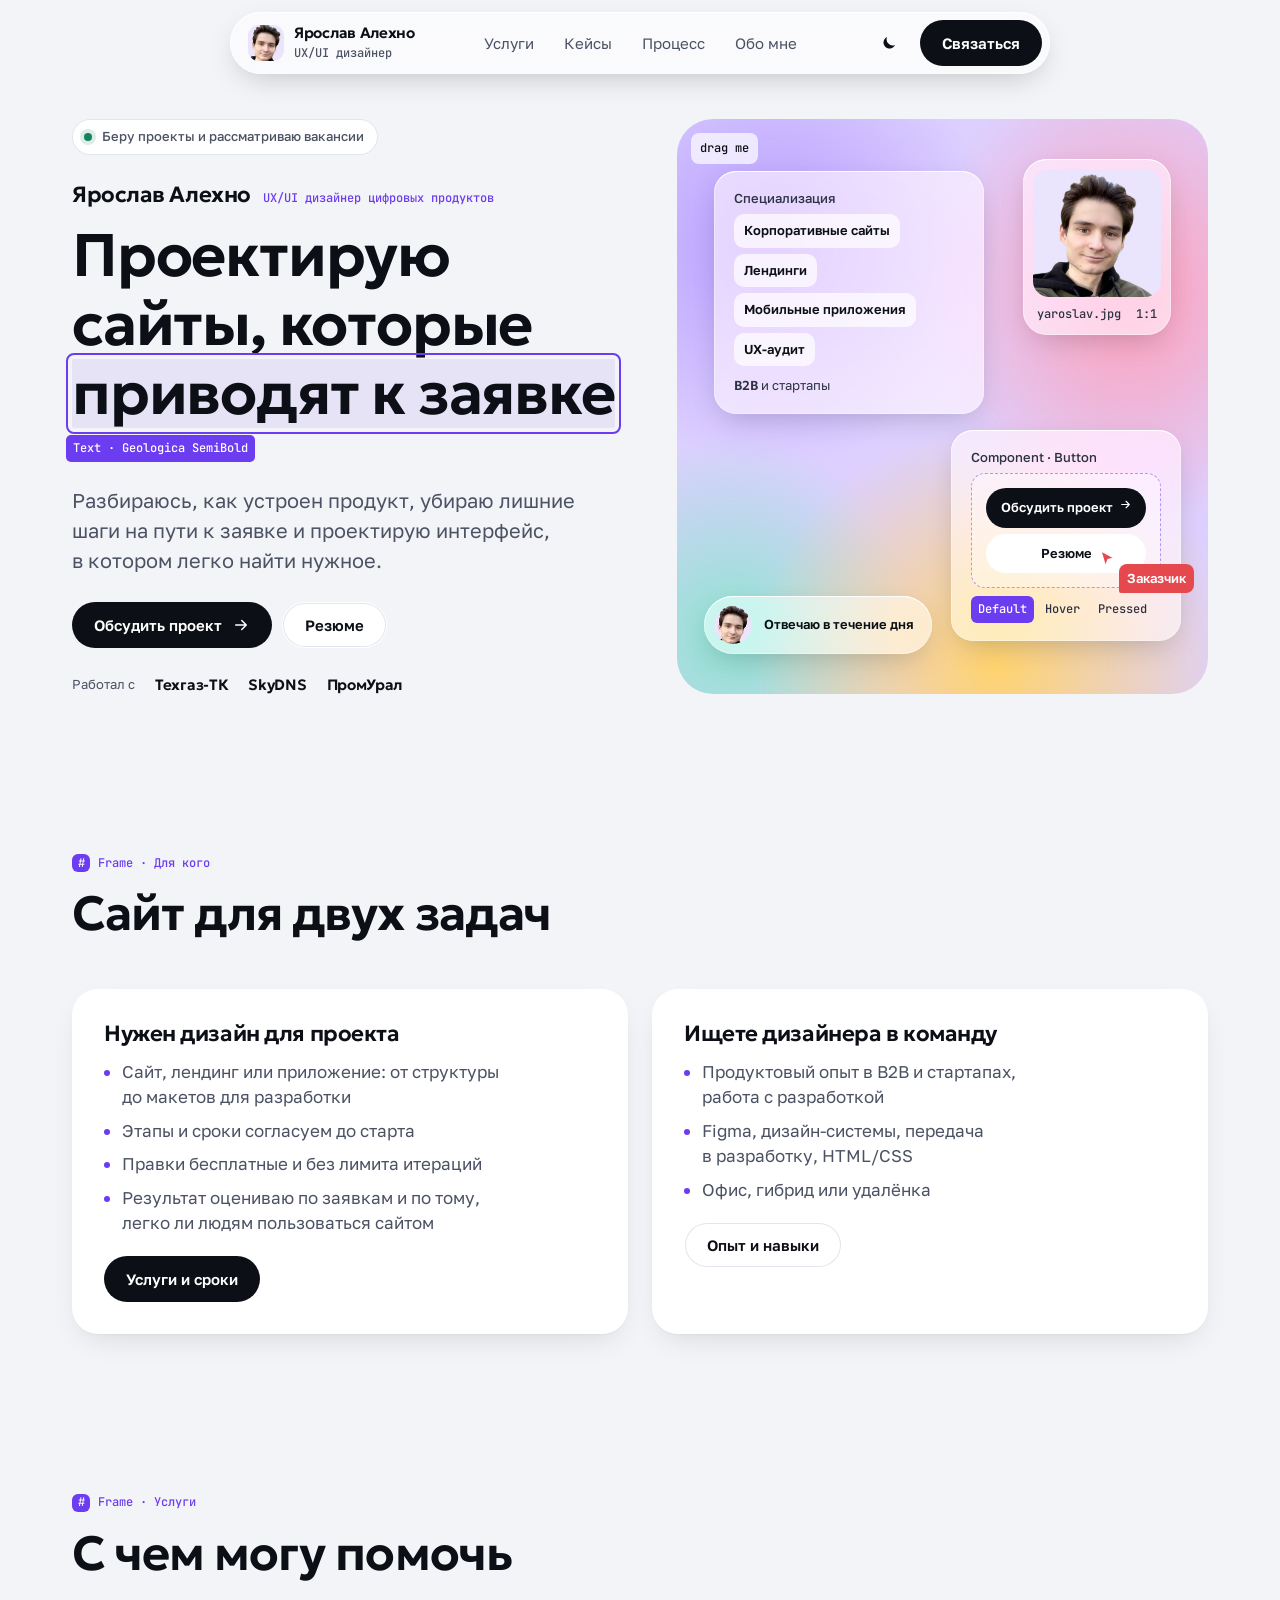
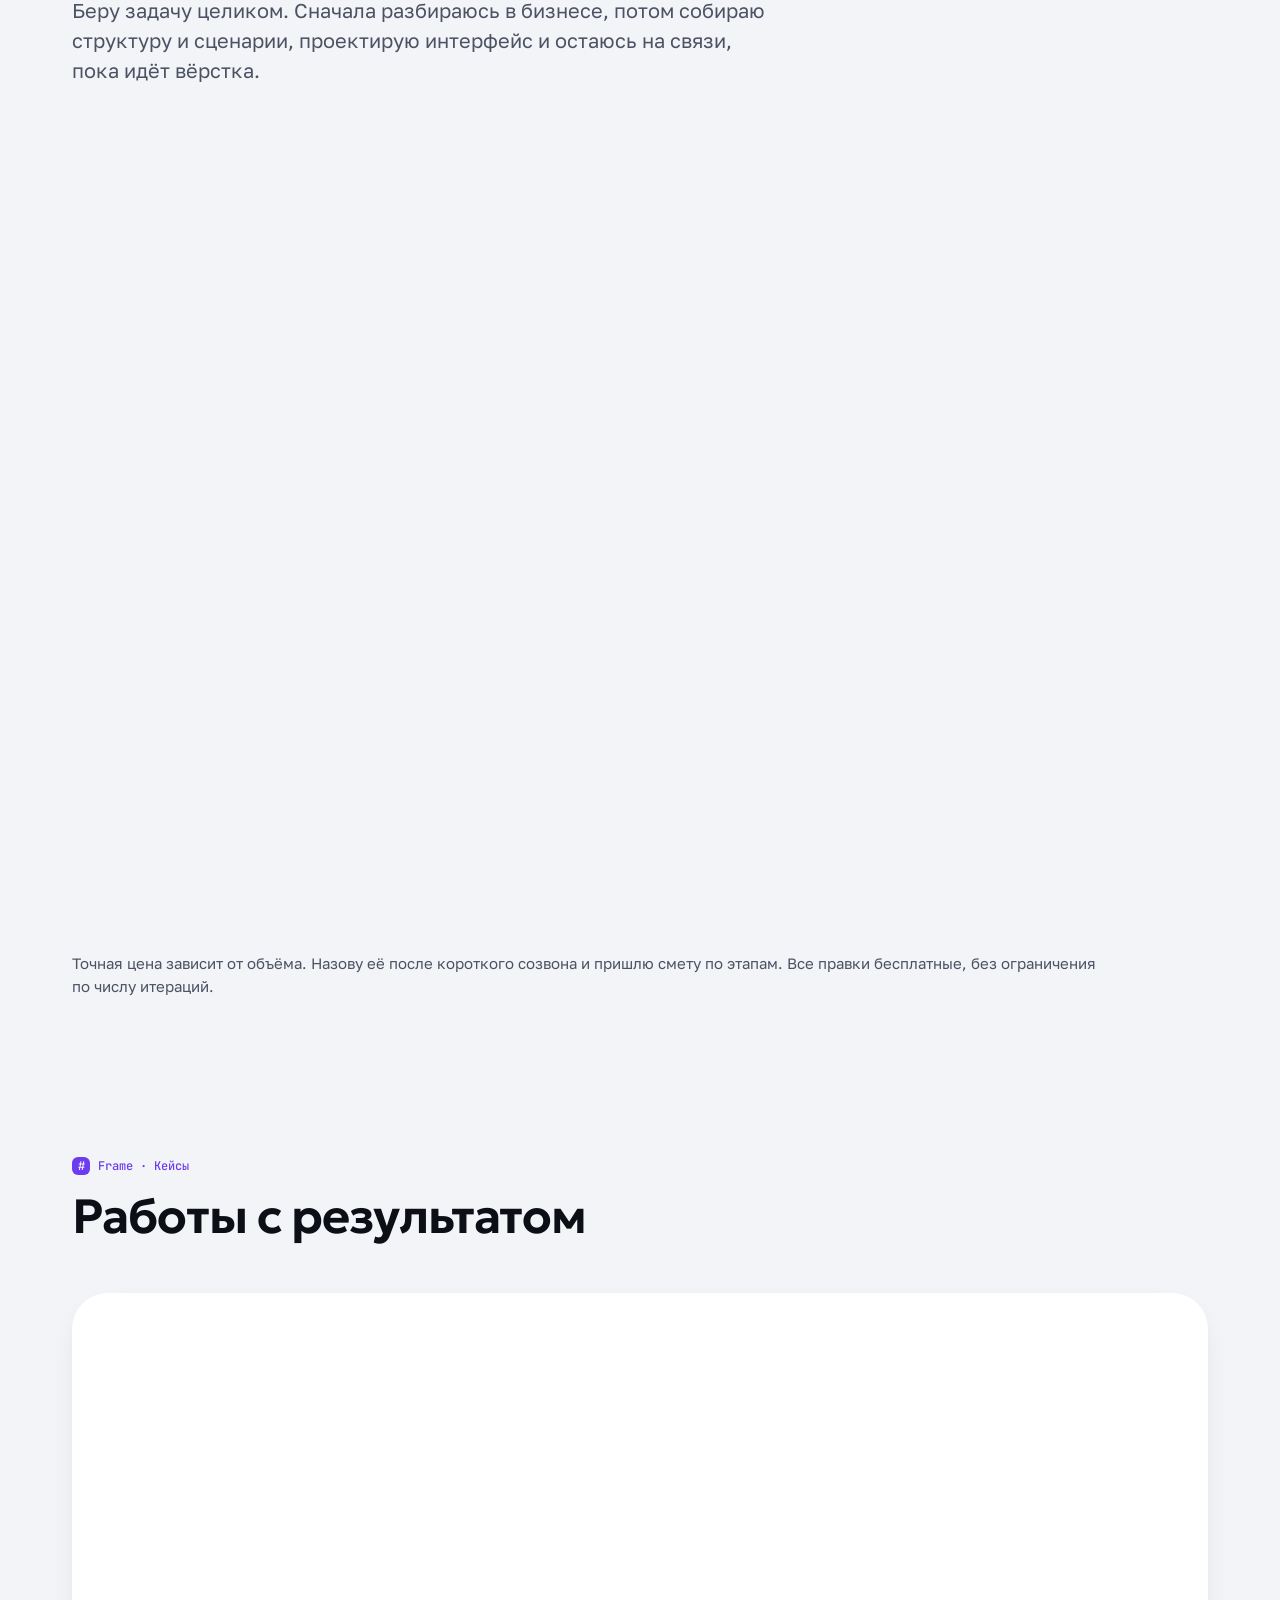
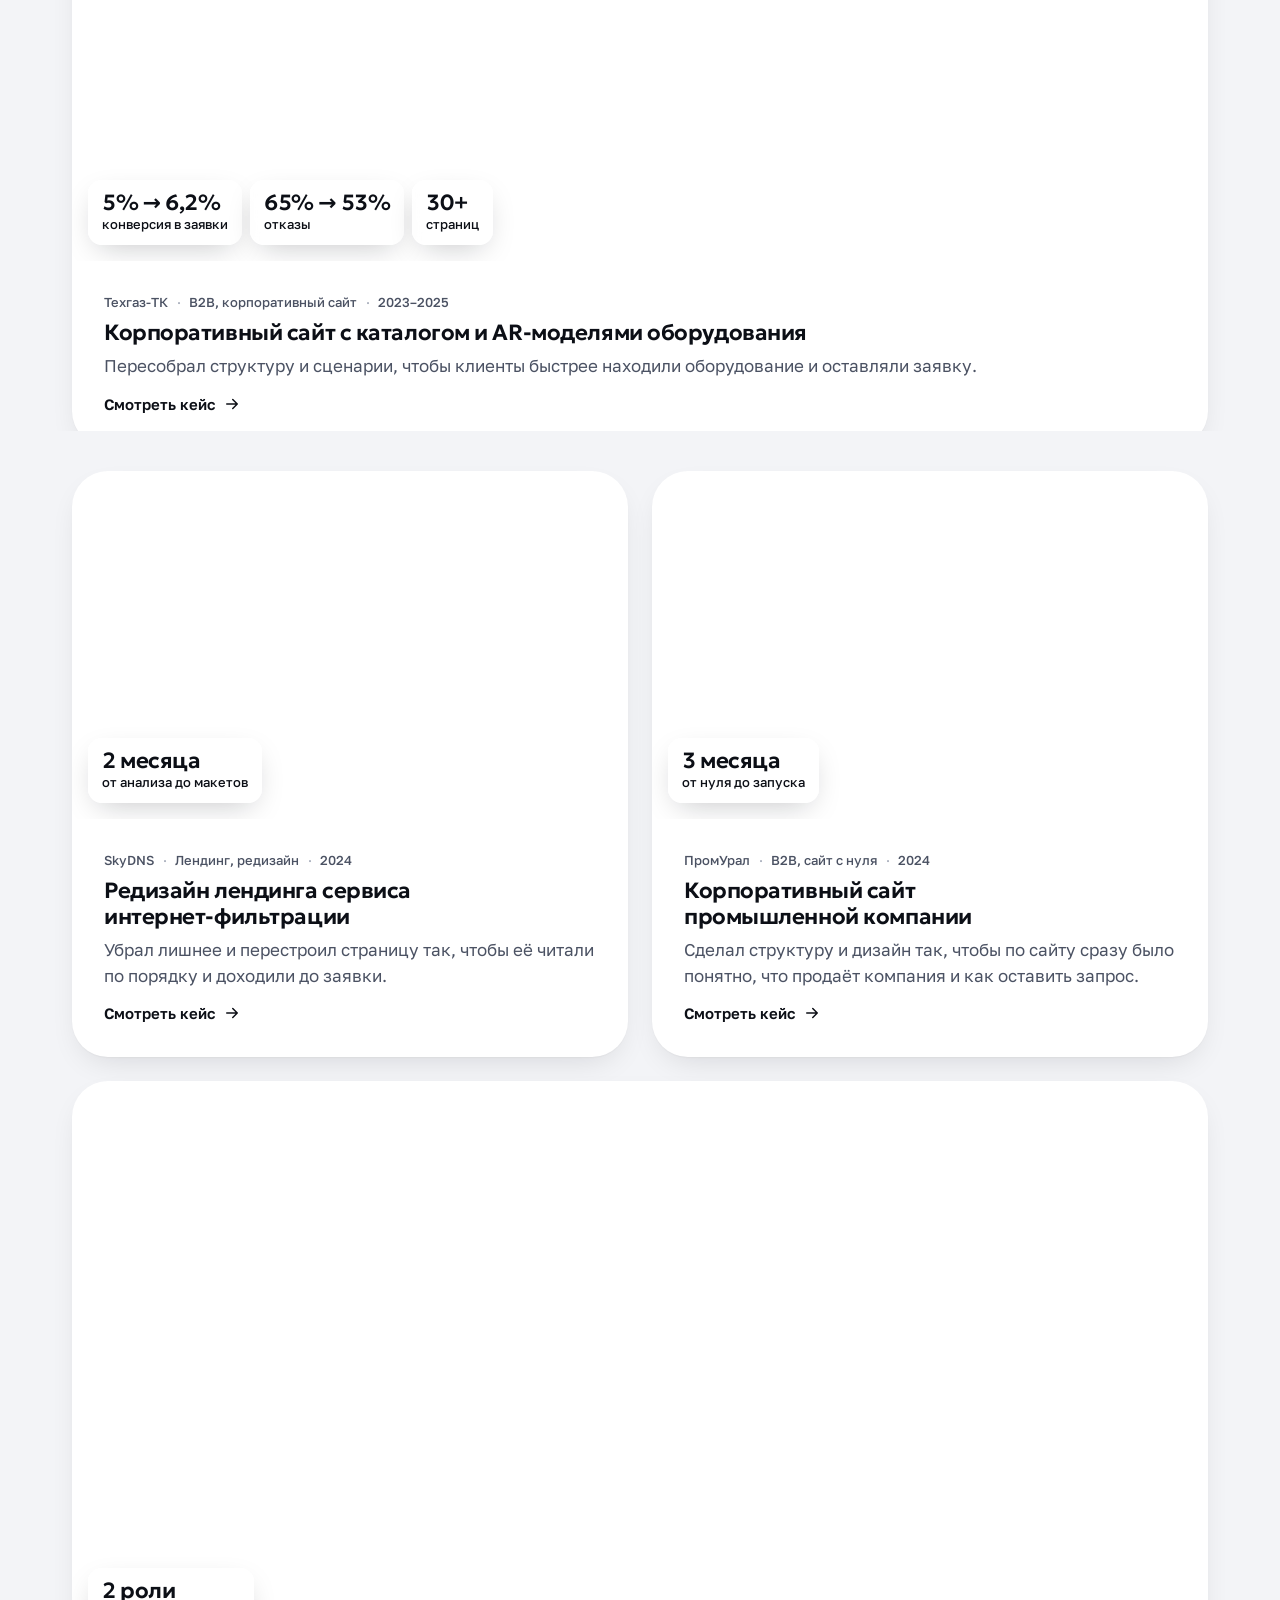
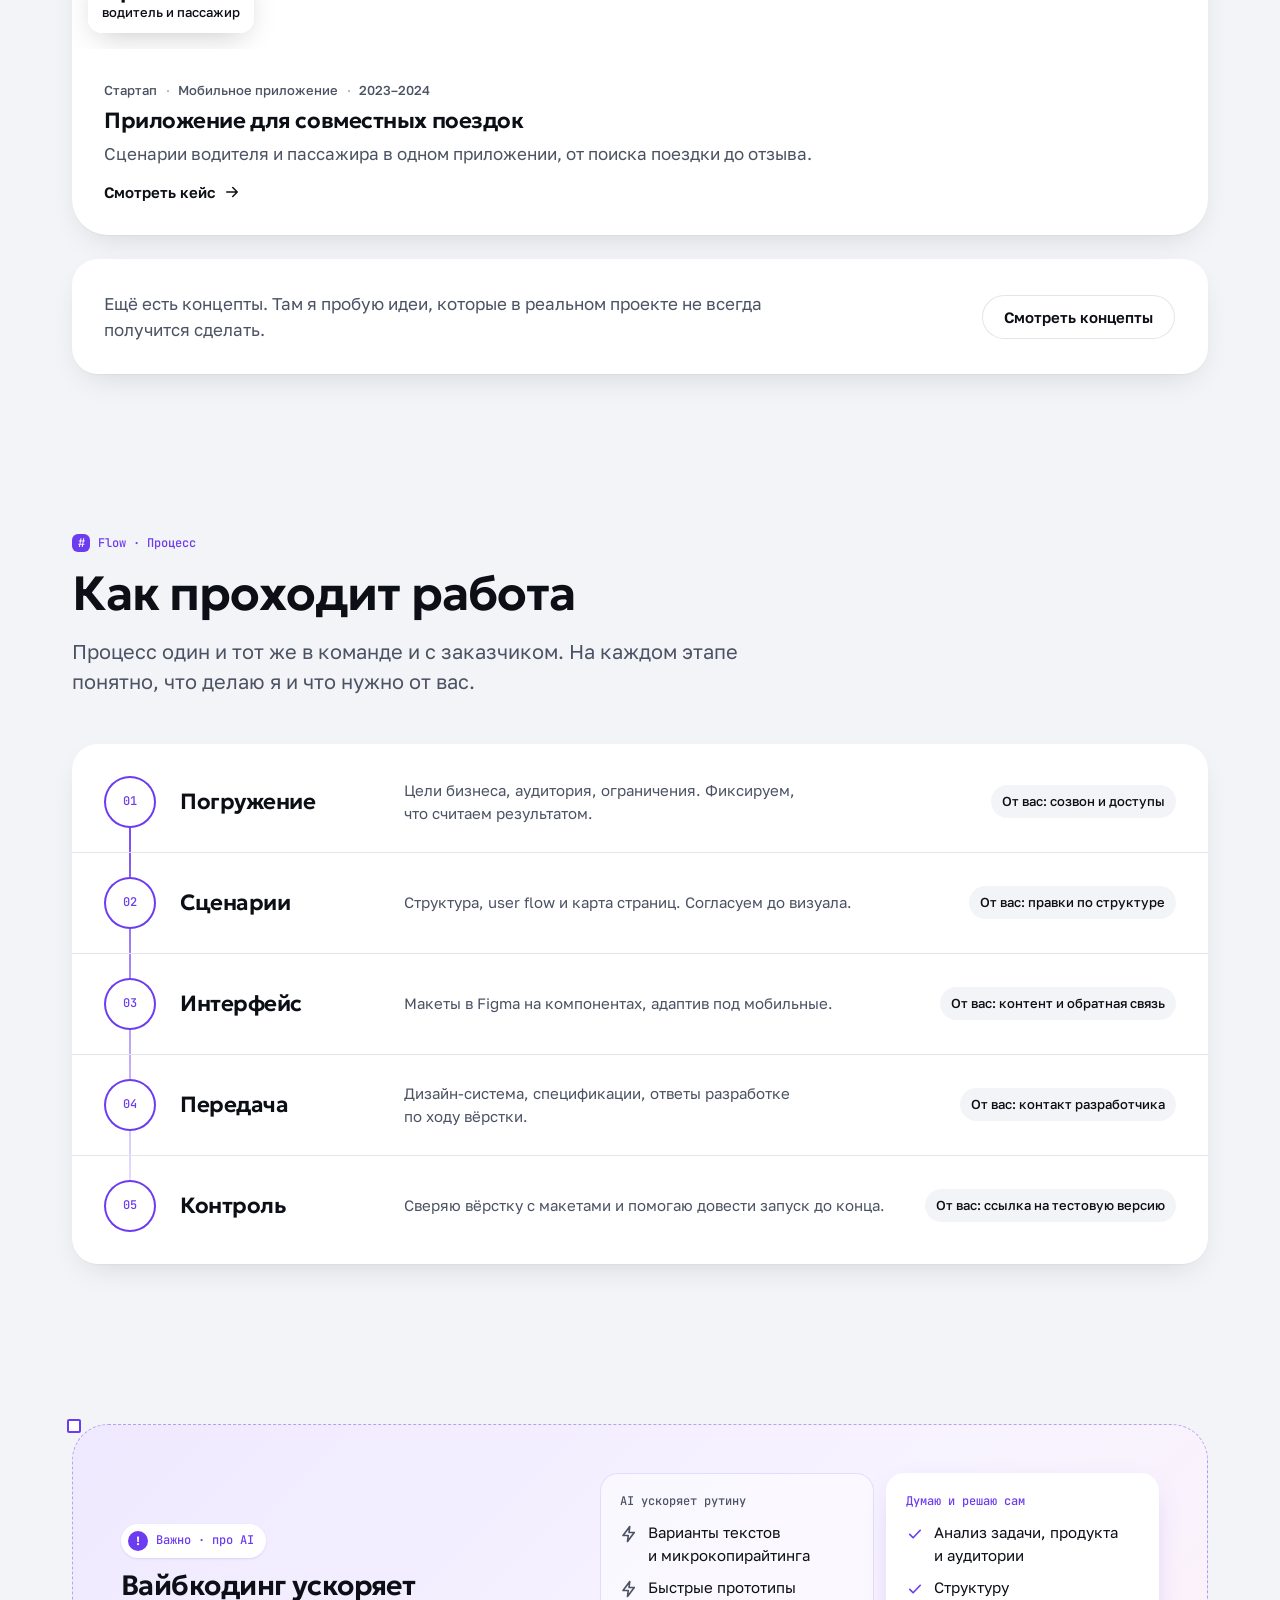
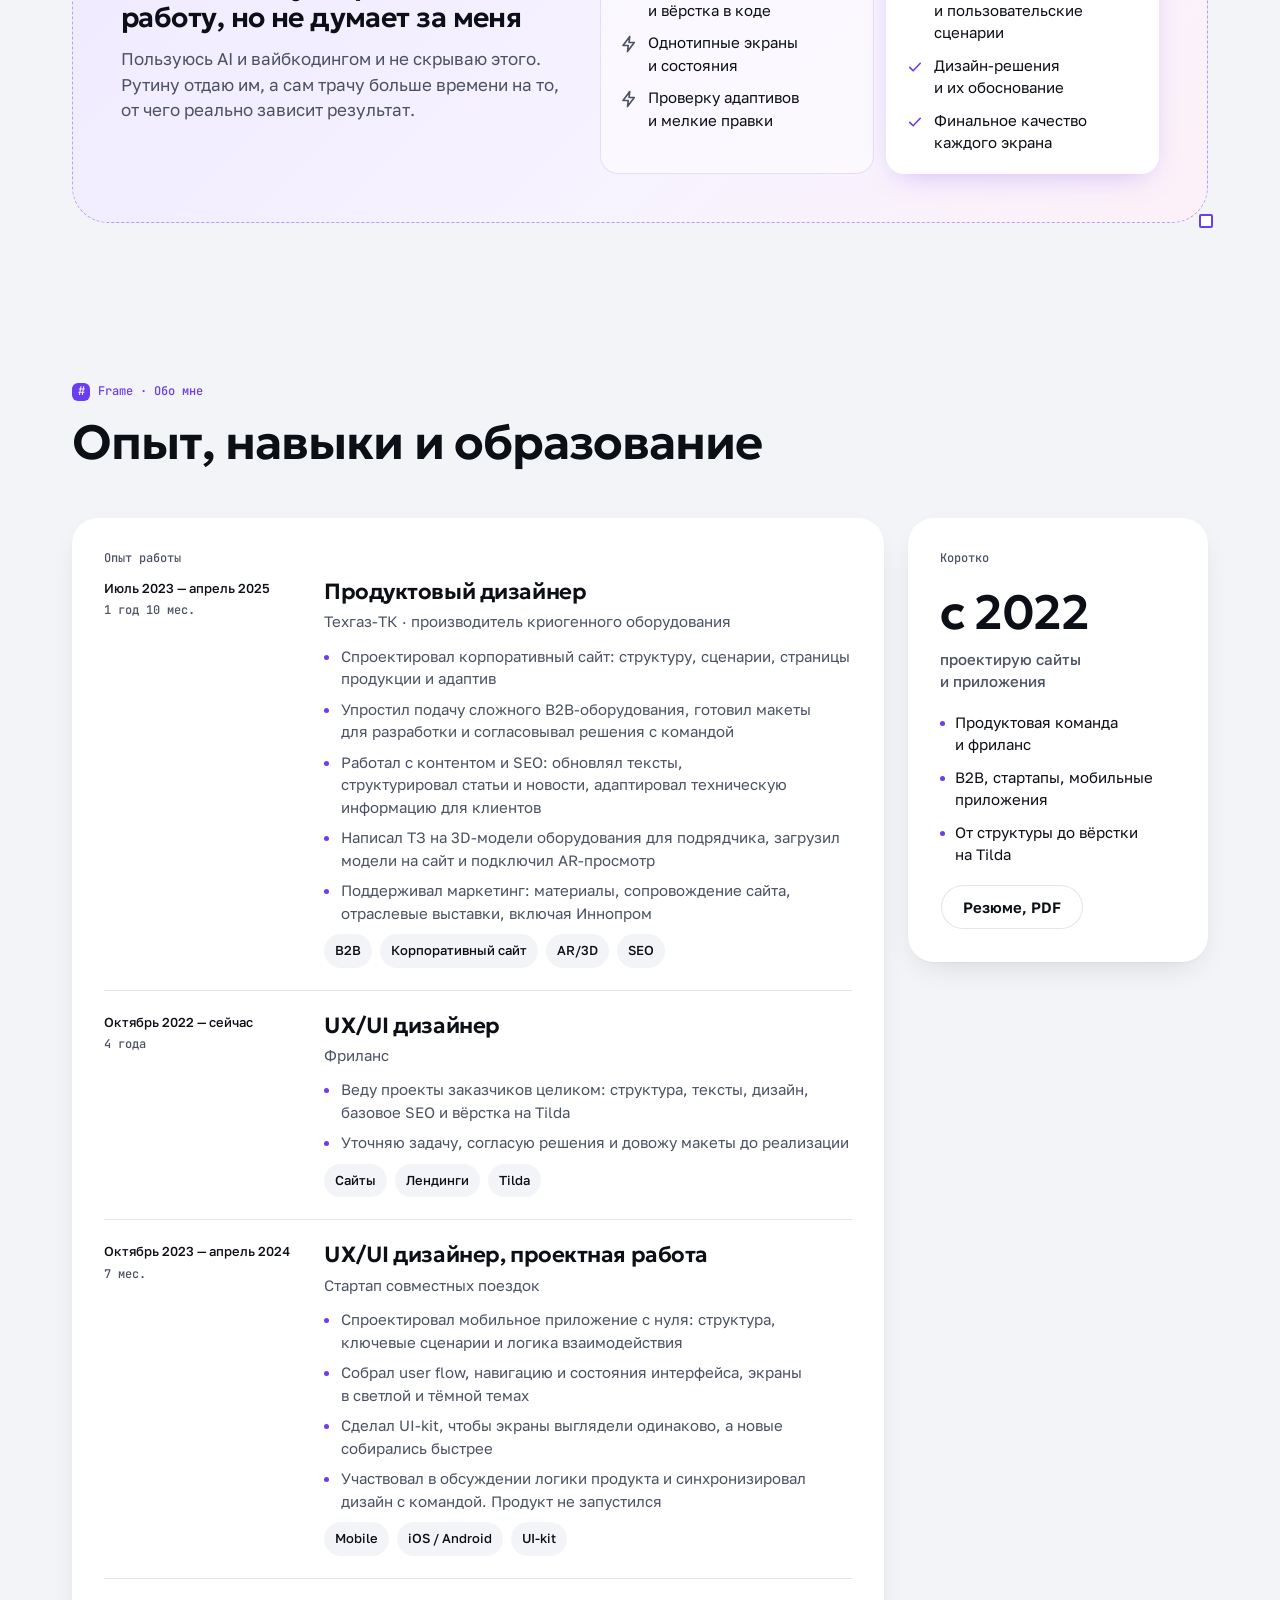
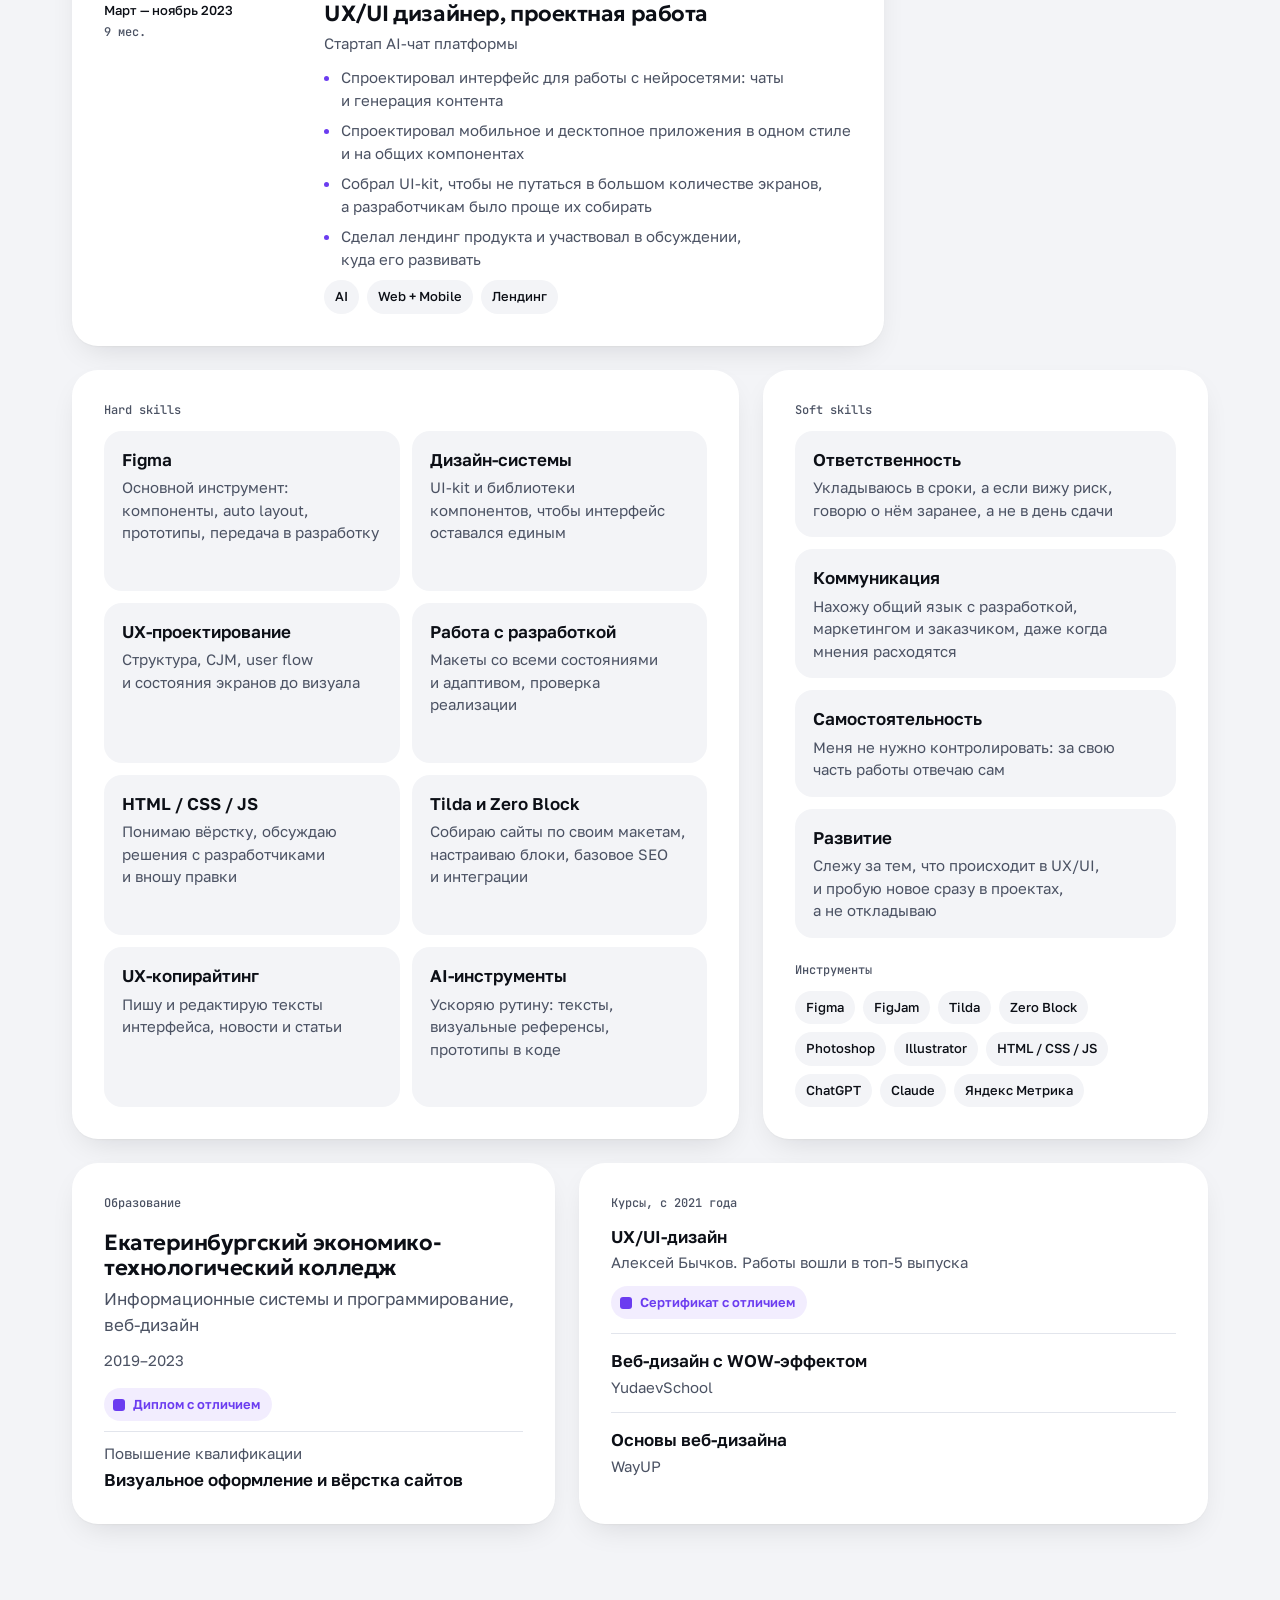
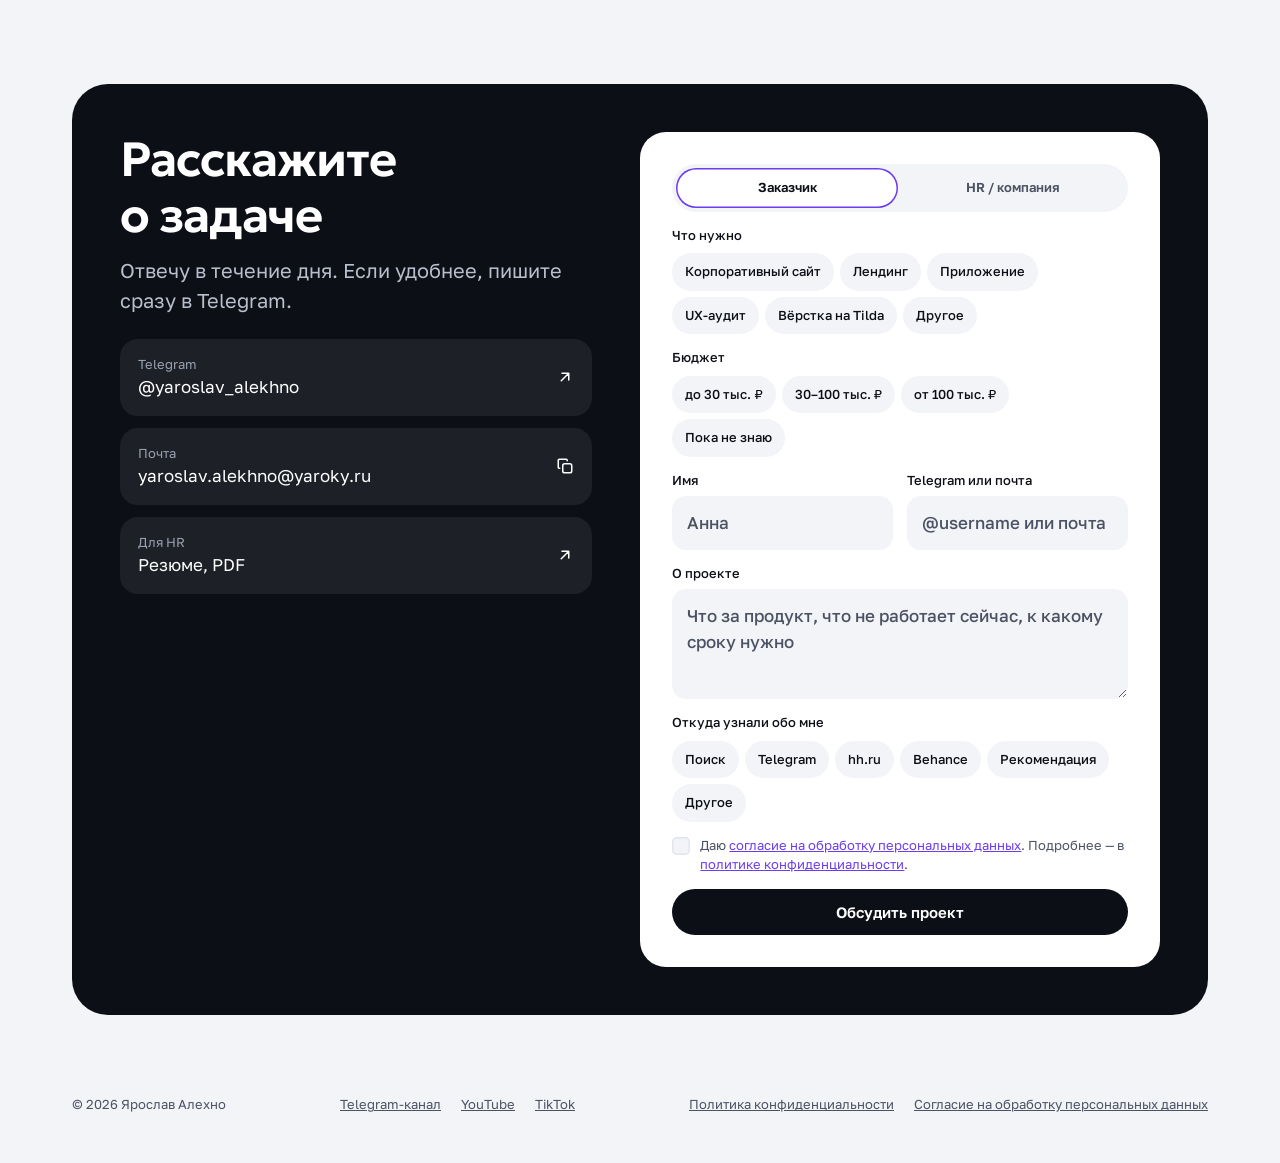
<file: index.html>
<!doctype html>
<!--
  Ярослав Алехно — UX/UI дизайнер сайтов и приложений
  Ярослав Алехно, UX/UI дизайнер — https://yaroslavalekhno.ru
  Статический сайт: HTML, CSS и немного JavaScript без фреймворков.
-->
<html lang="ru">
<head>
<meta charset="utf-8">
<meta name="viewport" content="width=device-width, initial-scale=1, viewport-fit=cover">
<title>Ярослав Алехно — UX/UI дизайнер сайтов и приложений</title>
<meta name="robots" content="index, follow">
<link rel="canonical" href="https://yaroslavalekhno.ru/">
<meta property="og:url" content="https://yaroslavalekhno.ru/">
<meta property="og:type" content="website">
<meta property="og:site_name" content="Ярослав Алехно">
<meta property="og:locale" content="ru_RU">
<meta property="og:title" content="Ярослав Алехно — UX/UI дизайнер сайтов и приложений">
<meta property="og:description" content="UX/UI дизайнер сайтов и цифровых продуктов. Проектирую корпоративные сайты, лендинги и приложения, которые понятны пользователю и приводят к заявке.">
<meta property="og:image" content="https://yaroslavalekhno.ru/img/og/default.jpg?v=2">
<meta property="og:image:width" content="1200">
<meta property="og:image:height" content="630">
<meta property="og:image:type" content="image/jpeg">
<meta property="og:image:alt" content="Ярослав Алехно — UX/UI дизайнер сайтов и приложений">
<meta name="twitter:card" content="summary_large_image">
<meta name="theme-color" content="#f3f4f7">
<meta name="author" content="Ярослав Алехно">
<meta name="format-detection" content="telephone=no">
<script type="application/ld+json">
{
  "@context": "https://schema.org",
  "@graph": [
    {
      "@type": "ProfilePage",
      "@id": "https://yaroslavalekhno.ru/#page",
      "url": "https://yaroslavalekhno.ru/",
      "name": "Ярослав Алехно — UX/UI дизайнер сайтов и приложений",
      "description": "UX/UI дизайнер сайтов и цифровых продуктов. Проектирую корпоративные сайты, лендинги и приложения, которые понятны пользователю и приводят к заявке.",
      "inLanguage": "ru",
      "isPartOf": {
        "@id": "https://yaroslavalekhno.ru/#site"
      },
      "about": {
        "@id": "https://yaroslavalekhno.ru/#person"
      },
      "mainEntity": {
        "@id": "https://yaroslavalekhno.ru/#person"
      }
    },
    {
      "@type": "Person",
      "@id": "https://yaroslavalekhno.ru/#person",
      "name": "Ярослав Алехно",
      "alternateName": "Yaroslav Alekhno",
      "jobTitle": "UX/UI дизайнер",
      "url": "https://yaroslavalekhno.ru/",
      "image": "https://yaroslavalekhno.ru/img/me/yaroslav.webp",
      "email": "mailto:yaroslav.alekhno@yaroky.ru",
      "sameAs": [
        "https://t.me/yaroslav_alekhno",
        "https://t.me/YarokyChannel",
        "https://www.youtube.com/@yaroslav.alekhno",
        "https://www.tiktok.com/@yaroslav.alekhno"
      ],
      "knowsAbout": [
        "UX/UI дизайн",
        "Проектирование интерфейсов",
        "Корпоративные сайты",
        "Лендинги",
        "Мобильные приложения",
        "UX-аудит",
        "Figma",
        "Tilda"
      ]
    },
    {
      "@type": "WebSite",
      "@id": "https://yaroslavalekhno.ru/#site",
      "url": "https://yaroslavalekhno.ru/",
      "name": "Ярослав Алехно — UX/UI дизайнер",
      "inLanguage": "ru",
      "publisher": {
        "@id": "https://yaroslavalekhno.ru/#person"
      }
    }
  ]
}
</script>
<meta name="description" content="UX/UI дизайнер сайтов и цифровых продуктов. Проектирую корпоративные сайты, лендинги и приложения, которые понятны пользователю и приводят к заявке.">
<link rel="icon" href="/favicon.ico" sizes="any">
<link rel="icon" type="image/png" sizes="32x32" href="/favicon-32.png">
<link rel="apple-touch-icon" href="/apple-touch-icon.png">
<link rel="preload" href="/fonts/golos-text-cyrillic-400-normal.woff2" as="font" type="font/woff2" crossorigin>
<link rel="preload" href="/fonts/geologica-cyrillic-600-normal.woff2" as="font" type="font/woff2" crossorigin>
<style>
@font-face {
  font-family: 'Golos Text';
  font-style: normal;
  font-weight: 400;
  font-display: swap;
  src: url(/fonts/golos-text-cyrillic-400-normal.woff2) format('woff2');
  unicode-range: U+0301, U+0400-045F, U+0490-0491, U+04B0-04B1, U+2116
}
@font-face {
  font-family: 'Golos Text';
  font-style: normal;
  font-weight: 400;
  font-display: swap;
  src: url(/fonts/golos-text-latin-400-normal.woff2) format('woff2');
  unicode-range: U+0000-00FF, U+0131, U+0152-0153, U+02BB-02BC, U+02C6, U+02DA, U+02DC, U+0304, U+0308, U+0329, U+2000-206F, U+20AC, U+2122, U+2191, U+2193, U+2212, U+2215, U+FEFF, U+FFFD
}
@font-face {
  font-family: 'Golos Text';
  font-style: normal;
  font-weight: 500;
  font-display: swap;
  src: url(/fonts/golos-text-cyrillic-500-normal.woff2) format('woff2');
  unicode-range: U+0301, U+0400-045F, U+0490-0491, U+04B0-04B1, U+2116
}
@font-face {
  font-family: 'Golos Text';
  font-style: normal;
  font-weight: 500;
  font-display: swap;
  src: url(/fonts/golos-text-latin-500-normal.woff2) format('woff2');
  unicode-range: U+0000-00FF, U+0131, U+0152-0153, U+02BB-02BC, U+02C6, U+02DA, U+02DC, U+0304, U+0308, U+0329, U+2000-206F, U+20AC, U+2122, U+2191, U+2193, U+2212, U+2215, U+FEFF, U+FFFD
}
@font-face {
  font-family: 'Golos Text';
  font-style: normal;
  font-weight: 600;
  font-display: swap;
  src: url(/fonts/golos-text-cyrillic-600-normal.woff2) format('woff2');
  unicode-range: U+0301, U+0400-045F, U+0490-0491, U+04B0-04B1, U+2116
}
@font-face {
  font-family: 'Golos Text';
  font-style: normal;
  font-weight: 600;
  font-display: swap;
  src: url(/fonts/golos-text-latin-600-normal.woff2) format('woff2');
  unicode-range: U+0000-00FF, U+0131, U+0152-0153, U+02BB-02BC, U+02C6, U+02DA, U+02DC, U+0304, U+0308, U+0329, U+2000-206F, U+20AC, U+2122, U+2191, U+2193, U+2212, U+2215, U+FEFF, U+FFFD
}
@font-face {
  font-family: 'Geologica';
  font-style: normal;
  font-weight: 600;
  font-display: swap;
  src: url(/fonts/geologica-cyrillic-600-normal.woff2) format('woff2');
  unicode-range: U+0301, U+0400-045F, U+0490-0491, U+04B0-04B1, U+2116
}
@font-face {
  font-family: 'Geologica';
  font-style: normal;
  font-weight: 600;
  font-display: swap;
  src: url(/fonts/geologica-latin-600-normal.woff2) format('woff2');
  unicode-range: U+0000-00FF, U+0131, U+0152-0153, U+02BB-02BC, U+02C6, U+02DA, U+02DC, U+0304, U+0308, U+0329, U+2000-206F, U+20AC, U+2122, U+2191, U+2193, U+2212, U+2215, U+FEFF, U+FFFD
}
@font-face {
  font-family: 'JetBrains Mono';
  font-style: normal;
  font-weight: 500;
  font-display: swap;
  src: url(/fonts/jetbrains-mono-cyrillic-500-normal.woff2) format('woff2');
  unicode-range: U+0301, U+0400-045F, U+0490-0491, U+04B0-04B1, U+2116
}
@font-face {
  font-family: 'JetBrains Mono';
  font-style: normal;
  font-weight: 500;
  font-display: swap;
  src: url(/fonts/jetbrains-mono-latin-500-normal.woff2) format('woff2');
  unicode-range: U+0000-00FF, U+0131, U+0152-0153, U+02BB-02BC, U+02C6, U+02DA, U+02DC, U+0304, U+0308, U+0329, U+2000-206F, U+20AC, U+2122, U+2191, U+2193, U+2212, U+2215, U+FEFF, U+FFFD
}
</style>
<style>
/* Основа: спокойный светлый фон, содержимое на сплошных подложках. Стекло только у плавающего меню и у виджетов поверх яркого цвета */
:root {
  color-scheme: light;
  --paper: #f3f4f7;
  --surface: #ffffff;
  --ink: #0c0f16;
  --ink-2: #4b5263;
  --line: #e2e5ec;
  --accent: #6b3cf0;
  --accent-soft: rgba(107, 60, 240, .09);
  --ok: #11845b;
  --display: "Geologica", "Golos Text", system-ui, sans-serif;
  --body: "Golos Text", system-ui, -apple-system, "Segoe UI", sans-serif;
  --mono: "JetBrains Mono", ui-monospace, Menlo, monospace;
  /* Шрифтовая шкала: 9 размеров на весь сайт, по три ступени (телефон / от 600px / от 980px).
     h1–h4 заголовки, lead вводный абзац, p основной текст, s мелкий текст и кнопки,
     xs подписи и метки, mono технические подписи. */
  --t-h1: 34px;
  --t-h2: 28px;
  --t-h3: 22px;
  --t-h4: 18px;
  --t-lead: 17px;
  --t-p: 16px;
  --t-s: 15px;
  --t-xs: 13px;
  --t-mono: 12px;
  /* Одно межстрочное и одно межбуквенное на семейство */
  --lh-display: 1.15;
  --ls-display: -.02em;
  --lh-body: 1.5;
  --lh-mono: 1.4;
  --fw-display: 600;
  --fw-body: 400;
  --fw-medium: 500;
  --fw-strong: 600;
  --ic: 16px;
  --r-xl: 36px;
  --r-l: 26px;
  --r-m: 18px;
  --glass-bg: rgba(255, 255, 255, .58);
  --glass-edge: rgba(255, 255, 255, .9);
  --shadow: 0 1px 2px rgba(12, 15, 22, .04), 0 12px 32px -12px rgba(12, 15, 22, .14);
  /* Вертикальный ритм, шаг 8px. Чем дальше элементы по смыслу, тем больше между ними расстояние:
     --sec   между разделами страницы (одинаково на всех страницах и между любыми разделами);
     --head  от заголовка раздела до его содержимого;
     --grid  между карточками одной группы;
     --pad / --pad-s / --pad-l  внутренние поля больших карточек / плиток / тёмных и цветных панелей.
     Внутри карточки расстояние между элементами всегда меньше её внутреннего поля. */
  --sec: 80px;
  --head: 32px;
  --grid: 16px;
  --pad: 24px;
  --pad-s: 20px;
  --pad-l: 32px;
}
@media (min-width:600px) {
  :root {
    --t-h1: 44px;
    --t-h2: 36px;
    --t-h3: 24px;
    --t-h4: 20px;
    --t-lead: 18px;
    --t-p: 17px;
    --sec: 112px;
    --head: 40px
  }
}
@media (min-width:980px) {
  :root {
    --t-h1: 60px;
    --t-h2: 48px;
    --t-h3: 28px;
    --t-h4: 22px;
    --t-lead: 20px;
    --ic: 18px;
    --sec: 160px;
    --head: 48px;
    --grid: 24px;
    --pad: 32px;
    --pad-l: 48px
  }
}
* {
  box-sizing: border-box
}
html {
  scroll-padding-top: 96px
}
@media (prefers-reduced-motion:no-preference) {
  html {
    scroll-behavior: smooth
  }
}
body {
  margin: 0;
  background: var(--paper);
  color: var(--ink);
  font: var(--fw-body) var(--t-p)/var(--lh-body) var(--body);
  -webkit-font-smoothing: antialiased;
  overflow-x: hidden
}
img {
  max-width: 100%;
  height: auto;
  display: block
}
a {
  color: inherit
}
:focus-visible {
  outline: 2px solid var(--accent);
  outline-offset: 3px;
  border-radius: 10px
}
h1,
h2,
h3 {
  font-family: var(--display);
  margin: 0;
  text-wrap: balance;
  letter-spacing: var(--ls-display);
  line-height: var(--lh-display)
}
p {
  margin: 0
}
b,
strong {
  font-weight: inherit
}
p,
li,
dd {
  text-wrap: pretty
}
.wrap {
  max-width: 1200px;
  margin: 0 auto;
  padding-inline: 16px
}
@media (min-width:720px) {
  .wrap {
    padding-inline: 32px
  }
}

/* Стекло: только для меню и виджетов поверх цвета */
.glass {
  background: var(--glass-bg);
  backdrop-filter: blur(22px) saturate(180%);
  -webkit-backdrop-filter: blur(22px) saturate(180%);
  box-shadow: inset 0 1px 0 var(--glass-edge), inset 0 0 0 1px rgba(255, 255, 255, .35), 0 10px 30px -10px rgba(12, 15, 22, .25)
}

/* Меню */
.nav {
  position: sticky;
  top: calc(env(safe-area-inset-top, 0px) + 12px);
  z-index: 10;
  margin-top: 12px;
  transition: transform .4s cubic-bezier(.2, .7, .2, 1)
}
.nav.nav-hide {
  transform: translateY(calc(-100% - 24px))
}
.nav-in {
  display: flex;
  align-items: center;
  gap: 8px;
  padding: 8px 8px 8px 18px;
  border-radius: 999px;
  max-width: 820px;
  margin: 0 auto
}

.nav ul {
  display: none;
  list-style: none;
  margin: 0 auto;
  padding: 0;
  gap: 2px
}
.nav ul a {
  display: block;
  padding: 9px 14px;
  border-radius: 999px;
  text-decoration: none;
  font-size: var(--t-s);
  color: var(--ink-2)
}
@media (hover:hover) {
  .nav ul a:hover {
    background: rgba(255, 255, 255, .8);
    color: var(--ink)
  }
}
.nav .btn {
  margin-left: auto
}
@media (min-width:860px) {
  .nav ul {
    display: flex
  }
  .nav .btn {
    margin-left: 0
  }
}

.btn {
  display: inline-flex;
  align-items: center;
  justify-content: center;
  gap: 10px;
  min-height: 46px;
  padding: 0 22px;
  border-radius: 999px;
  font: var(--fw-strong) var(--t-s)/var(--lh-body) var(--body);
  text-decoration: none;
  border: 0;
  cursor: pointer;
  white-space: nowrap;
  transition: translate .15s ease-out, scale .15s ease-out, background-color .15s ease-out;
  -webkit-tap-highlight-color: transparent
}
@media (hover:hover) {
  .btn:hover {
    translate: 0 -1px
  }
}
.btn-ink {
  background: var(--ink);
  color: #fff
}
@media (hover:hover) {
  .btn-ink:hover {
    background: #262b38
  }
}
.btn-line {
  background: var(--surface);
  color: var(--ink);
  box-shadow: inset 0 0 0 1px var(--line);
  border: 1px solid transparent
}
@media (hover:hover) {
  .btn-line:hover {
    box-shadow: inset 0 0 0 1px #c9cdd8
  }
}
.arrow {
  line-height: 1
}

/* Первый экран */
.hero {
  display: grid;
  gap: 32px;
  padding-block: 48px calc(var(--sec)/2)
}
@media (min-width:980px) {
  .hero {
    grid-template-columns: 1.05fr 1fr;
    align-items: stretch;
    padding-block: 72px calc(var(--sec)/2);
    gap: 48px
  }
  .hero .stage {
    aspect-ratio: auto;
    height: 100%;
    min-height: 520px
  }
}
.status {
  display: inline-flex;
  align-items: center;
  gap: 10px;
  font-size: var(--t-xs);
  font-weight: var(--fw-medium);
  color: var(--ink-2);
  background: var(--surface);
  padding: 8px 14px 8px 12px;
  border-radius: 999px;
  box-shadow: inset 0 0 0 1px var(--line);
  width: fit-content
}
.dot {
  width: 8px;
  height: 8px;
  border-radius: 50%;
  background: var(--ok);
  box-shadow: 0 0 0 4px rgba(17, 132, 91, .15)
}
.hero-copy {
  display: grid;
  gap: 28px;
  align-content: start
}
.hero-head {
  display: grid;
  gap: 14px
}
.hero-name {
  margin: 0;
  display: flex;
  flex-wrap: wrap;
  align-items: baseline;
  gap: 4px 12px
}
.hero-name b {
  font: var(--fw-display) var(--t-h4)/var(--lh-display) var(--display);
  letter-spacing: var(--ls-display);
  color: var(--ink)
}
.hero-name span {
  font: 500 var(--t-mono)/var(--lh-mono) var(--mono);
  color: var(--accent)
}
h1 {
  margin-bottom: 14px;
  font-size: var(--t-h1);
  
  font-weight: var(--fw-display)
}
h1 em {
  font-style: normal;
  position: relative;
  display: inline-block;
  outline: 2px solid var(--accent);
  outline-offset: 4px;
  background: var(--accent-soft);
  border-radius: 2px
}
.sel-h {
  position: relative;
  display: inline-block
}
.sel-h::before {
  content: attr(data-spec);
  position: absolute;
  left: -6px;
  bottom: -34px;
  font: 500 var(--t-mono)/var(--lh-mono) var(--mono);
  letter-spacing: 0;
  color: #fff;
  background: var(--accent);
  padding: 5px 7px;
  border-radius: 5px;
  white-space: nowrap
}
.handle {
  position: absolute;
  width: 9px;
  height: 9px;
  background: #fff;
  border: 2px solid var(--accent);
  border-radius: 2px
}
.lead {
  font-size: var(--t-lead);
  color: var(--ink-2);
  max-width: 46ch
}
.cta {
  display: flex;
  flex-wrap: wrap;
  gap: 10px
}
.clients {
  display: flex;
  flex-wrap: wrap;
  align-items: center;
  gap: 8px 20px;
  font-size: var(--t-xs);
  color: var(--ink-2);
  padding-top: 8px
}
.clients b {
  font: var(--fw-display) var(--t-s)/var(--lh-display) var(--display);
  color: var(--ink);
  letter-spacing: var(--ls-display)
}

/* Витрина на первом экране: единственное место, где стекло лежит на цвете */
.stage {
  position: relative;
  border-radius: var(--r-xl);
  overflow: hidden;
  aspect-ratio: 5/4.4;
  max-width: 100%;
  min-height: 360px;
  background:
    radial-gradient(60% 55% at 18% 22%, #b59bff 0%, transparent 70%),
    radial-gradient(55% 60% at 85% 30%, #ff9fb8 0%, transparent 70%),
    radial-gradient(65% 60% at 60% 95%, #ffd36e 0%, transparent 70%),
    radial-gradient(50% 50% at 10% 90%, #8fe3d0 0%, transparent 70%), #ddd0ff
}
.stage::after {
  content: "";
  position: absolute;
  inset: 0;
  background: url("data:image/svg+xml,%3Csvg xmlns='http://www.w3.org/2000/svg' width='120' height='120'%3E%3Cfilter id='n'%3E%3CfeTurbulence baseFrequency='.9' numOctaves='2'/%3E%3C/filter%3E%3Crect width='120' height='120' filter='url(%23n)' opacity='.08'/%3E%3C/svg%3E");
  mix-blend-mode: overlay;
  pointer-events: none
}
.w {
  position: absolute;
  border-radius: 22px;
  padding: 18px 20px;
  color: var(--ink);
  cursor: grab;
  touch-action: none;
  user-select: none
}
.w img {
  pointer-events: none;
  -webkit-user-drag: none;
  -webkit-touch-callout: none
}
.w.drag {
  cursor: grabbing;
  outline: 2px solid var(--accent);
  outline-offset: 3px;
  z-index: 3
}
.hint {
  position: absolute;
  left: 14px;
  top: 14px;
  font: 500 var(--t-mono)/var(--lh-mono) var(--mono);
  color: var(--ink);
  background: rgba(255, 255, 255, .7);
  padding: 7px 9px;
  border-radius: 8px
}
.cmp {
  position: relative
}
.cursor {
  position: absolute;
  right: -34px;
  bottom: -6px;
  display: flex;
  align-items: flex-start;
  gap: 2px;
  pointer-events: none;
  z-index: 2
}
.cursor svg {
  width: 18px;
  height: 18px
}
.cursor span {
  font: var(--fw-strong) var(--t-xs)/var(--lh-body) var(--body);
  color: #fff;
  background: #e5484d;
  padding: 5px 8px;
  border-radius: 8px 8px 8px 2px;
  margin-top: 14px
}
@media (prefers-reduced-motion:no-preference) {
  .cursor {
    animation: roam 9s ease-in-out 2
  }
  @keyframes roam {
    30% {
      transform: translate(-26px, -10px)
    }
    60% {
      transform: translate(-8px, 6px)
    }
  }
}
.w small {
  display: block;
  font-size: var(--t-xs);
  font-weight: var(--fw-medium);
  color: #2c3242;
  margin-bottom: 6px
}
.w-metric {
  left: 7%;
  top: 9%;
  width: min(58%, 270px)
}
.w-metric .big {
  font: var(--fw-display) var(--t-h3)/var(--lh-display) var(--display);
  letter-spacing: var(--ls-display);
  font-variant-numeric: tabular-nums
}
.w-metric .big span {
  display: block;
  font: var(--fw-medium) var(--t-s)/var(--lh-body) var(--body);
  letter-spacing: 0;
  color: #2c3242;
  margin-top: 4px
}
.bars {
  display: flex;
  align-items: flex-end;
  gap: 6px;
  height: 46px;
  margin-top: 14px
}
.bars i {
  flex: 1;
  border-radius: 6px;
  background: rgba(12, 15, 22, .18)
}
.bars i:last-child {
  background: var(--ink)
}
.w-flow {
  right: 5%;
  top: 54%;
  width: min(44%, 230px)
}
.flow {
  display: grid;
  gap: 8px
}
.flow div {
  display: flex;
  align-items: center;
  gap: 10px;
  font-size: var(--t-xs);
  font-weight: var(--fw-medium);
  background: rgba(255, 255, 255, .6);
  border-radius: 12px;
  padding: 8px 10px
}
.flow div i {
  width: 18px;
  height: 18px;
  border-radius: 6px;
  background: var(--ink);
  flex: none
}
.flow div:nth-child(2) i {
  background: var(--accent)
}
.flow div:nth-child(3) i {
  background: var(--ok)
}
.w-avail {
  left: 5%;
  bottom: 7%;
  display: flex;
  align-items: center;
  gap: 12px;
  border-radius: 999px;
  padding: 10px 18px 10px 10px;
  font-size: var(--t-xs);
  font-weight: var(--fw-strong)
}
.w-avail .av {
  width: 38px;
  height: 38px;
  border-radius: 50%;
  background: linear-gradient(135deg, #6b3cf0, #c9a8ff);
  overflow: hidden;
  display: grid;
  place-items: center;
  color: #fff;
  font: var(--fw-display) var(--t-xs)/var(--lh-display) var(--display);
  letter-spacing: var(--ls-display)
}

@media (max-width:600px) {
  .stage {
    aspect-ratio: 4/5
  }
  .w-metric {
    width: 72%
  }
  .w-flow {
    top: auto;
    bottom: 24%;
    width: 62%
  }
  .w-avail {
    bottom: 5%
  }
}
.w-photo {
  margin: 0;
  right: 7%;
  top: 7%;
  padding: 10px;
  border-radius: 24px;
  width: clamp(148px, 24%, 168px)
}
.photo {
  display: block;
  width: 100%;
  height: auto;
  aspect-ratio: 1;
  border-radius: 16px;
  object-fit: cover;
  background: linear-gradient(140deg, #6b3cf0, #c9a8ff 70%, #ffd1e8);
  color: #fff;
  font: var(--fw-display) var(--t-h3)/var(--lh-display) var(--display);
  display: grid;
  place-items: center;
  pointer-events: none;
  letter-spacing: var(--ls-display)
}
.w-photo figcaption {
  display: flex;
  justify-content: space-between;
  gap: 6px;
  font: 500 var(--t-mono)/var(--lh-mono) var(--mono);
  color: #2c3242;
  padding: 9px 4px 2px
}
.w-avail .av img {
  width: 100%;
  height: 100%;
  object-fit: cover
}
@media (min-width:601px) and (max-width:979px) {
  .stage {
    aspect-ratio: 16/9;
    min-height: 0
  }
  .w-flow {
    top: auto;
    bottom: 8%
  }
  .w-photo {
    width: 148px;
    right: auto;
    left: 46%;
    top: 7%
  }
}

/* без !important: иначе на телефоне перетаскивание не может сдвинуть карточки (inline left/top из скрипта проигрывают) */
@media (max-width:600px) {
  #stage {
    aspect-ratio: 3/4.3
  }
  #stage .hint {
    display: none
  }
  #stage .w-photo {
    width: 30%;
    top: 5%;
    right: 4%
  }
  #stage .w-metric {
    width: 56%;
    left: 4%;
    top: 5%
  }
  #stage .w-flow {
    width: 64%;
    top: auto;
    bottom: 19%
  }
  .w-photo figcaption span+span {
    display: none
  }
}
@media (max-width:420px) {
  #stage {
    aspect-ratio: 3/5.4
  }
  #stage .w {
    padding: 14px 16px
  }
  #stage .w-metric {
    width: 62%;
    left: 4%
  }
  #stage .w-photo {
    width: 28%
  }
  #stage .w-flow {
    bottom: 15%
  }
  #stage .w-avail {
    bottom: 3%
  }
  #stage .sp span {
    
    padding: 6px 9px;
    white-space: nowrap
  }
}

/* Первый экран целиком в видимой области на любом устройстве. Высота считается от экрана:
   svh — высота без панелей мобильного браузера, --nav — место под плавающим меню (12 + 62), --fold — запас до нижнего края.
   Шрифт заголовка и промежутки уменьшаются на невысоких экранах, витрина по высоте равна тексту. */
:root {
  --vh: 100vh;
  --nav: 74px;
  --fold: 16px;
  --hero-top: clamp(16px, calc(var(--vh)*.05), 72px);
  --hero-gap: clamp(16px, calc(var(--vh)*.03), 28px)
}
@supports (height:100svh) {
  :root {
    --vh: 100svh
  }
}
.hero {
  padding-top: var(--hero-top)
}
.hero h1 {
  font-size: min(var(--t-h1), calc(var(--vh)*.072))
}

/* один промежуток между всеми группами текста; подпись «Text · Geologica SemiBold» висит под заголовком и входит в него */
.hero-copy {
  gap: var(--hero-gap)
}
.hero-copy h1 {
  margin-bottom: 30px;
  
}
.clients {
  padding-top: 0
}
@media (min-width:980px) {
  .hero .stage {
    min-height: 460px
  }
}

/* планшет: если под текстом остаётся место, витрина занимает этот остаток, на невысоком экране её нет */
@media (min-width:601px) and (max-width:979px) {
  #stage {
    display: none
  }
}
@media (min-width:601px) and (max-width:979px) and (min-height:900px) {
  .hero {
    display: flex;
    flex-direction: column;
    gap: var(--grid);
    min-height: calc(var(--vh) - var(--nav) - var(--fold) + var(--sec)/2)
  }
  .hero-copy {
    flex: none
  }
  #stage {
    display: block;
    flex: 1 1 0;
    min-height: 0;
    aspect-ratio: auto
  }
  #stage .w-flow,
  #stage .hint {
    display: none
  }
}

/* телефон: перетаскиваемую витрину убираем, первый экран — только текст */
@media (max-width:600px) {
  #stage {
    display: none
  }
  .hero h1 {
    font-size: min(var(--t-h1), calc(var(--vh)*.06))
  }
  .hero-head {
    gap: 10px
  }
}
@media (max-height:620px) and (max-width:979px) {
  .hero-name span {
    display: none
  }
  .lead {
    font-size: var(--t-p)
  }
}
@media (max-height:520px) and (max-width:979px) {
  .status {
    display: none
  }
}
.sp {
  display: flex;
  flex-wrap: wrap;
  gap: 6px
}
.sp span {
  padding: 7px 10px;
  border-radius: 10px;
  background: rgba(255, 255, 255, .7);
  font-size: var(--t-xs);
  font-weight: var(--fw-strong)
}
.sp-foot {
  margin-top: 10px;
  font-size: var(--t-xs);
  color: #2c3242
}
.sp-foot b {
  font-family: var(--display);
  font-weight: var(--fw-display);
  line-height: var(--lh-display);
  letter-spacing: var(--ls-display)
}

.cmp {
  display: grid;
  gap: 6px;
  padding: 14px;
  border-radius: 14px;
  border: 1.5px dashed rgba(107, 60, 240, .5);
  background: rgba(255, 255, 255, .35)
}
.cmp-b {
  display: flex;
  justify-content: center;
  text-align: center;
  padding: 10px 12px;
  border-radius: 999px;
  font-size: var(--t-xs);
  font-weight: var(--fw-strong)
}
.cmp-b.ink {
  background: var(--ink);
  color: #fff
}
.cmp-b.line {
  background: #fff;
  color: var(--ink)
}
.vars {
  display: flex;
  gap: 4px;
  margin-top: 8px
}
.vars span {
  font: 500 var(--t-mono)/var(--lh-mono) var(--mono);
  padding: 5px 7px;
  border-radius: 6px;
  color: #2c3242
}
.vars .on {
  background: var(--accent);
  color: #fff
}
.logo {
  display: flex;
  align-items: center;
  gap: 10px;
  text-decoration: none;
  color: inherit
}
.mark {
  display: grid;
  place-items: center;
  width: 36px;
  height: 36px;
  border-radius: 11px;
  background: linear-gradient(135deg, var(--accent), #c9a8ff);
  color: #fff;
  font: var(--fw-display) var(--t-xs)/var(--lh-display) var(--display);
  letter-spacing: var(--ls-display);
  transition: transform .35s cubic-bezier(.2, .7, .2, 1), border-radius .35s
}
@media (hover:hover) {
  .logo:hover .mark {
    transform: rotate(-8deg);
    border-radius: 50%
  }
}
img.mark {
  object-fit: cover;
  background: #eae4fc
}
@media (hover:hover) {
  .logo:hover img.mark {
    transform: scale(1.06)
  }
}
.lname {
  display: grid;
  gap: 3px;
  font: var(--fw-display) var(--t-s)/var(--lh-display) var(--display);
  letter-spacing: var(--ls-display);
  white-space: nowrap
}
.lname small {
  font: 500 var(--t-mono)/var(--lh-mono) var(--mono);
  letter-spacing: 0;
  color: var(--ink-2);
  transition: color .2s
}
@media (hover:hover) {
  .logo:hover .lname small {
    color: var(--accent)
  }
}
.nav ul a.on {
  background: var(--accent-soft);
  color: var(--accent)
}
@media (max-width:420px) {
  .lname {
    display: none
  }
}

/* Микроанимации */
.btn:not(:disabled):not([aria-disabled]):active {
  scale: .96
}
.btn[aria-disabled] {
  opacity: .7;
  cursor: progress
}
.btn .arrow {
  transition: transform .25s
}
@media (hover:hover) {
  .btn:hover .arrow {
    transform: translateX(3px)
  }
}
.svc {
  position: relative
}
.svc::after {
  content: "→";
  position: absolute;
  right: 0;
  bottom: var(--pad);
  font-size: 20px;
  color: var(--accent);
  opacity: 0;
  transform: translateX(-8px);
  transition: opacity .2s ease-out, transform .2s ease-out
}
@media (hover:hover) {
  .svc:hover::after {
    opacity: 1;
    transform: none
  }
}
/* пульс — отдельным кольцом через transform и opacity, чтобы анимацию считала видеокарта, а не перерисовка */
.dot {
  position: relative;
  flex: none
}
.dot::after {
  content: "";
  position: absolute;
  inset: 0;
  border-radius: 50%;
  background: rgba(17, 132, 91, .45);
  opacity: 0;
  animation: pulse 2.4s ease-out 3
}
@keyframes pulse {
  0% {
    transform: scale(1);
    opacity: 1
  }
  70%,
  100% {
    transform: scale(3.25);
    opacity: 0
  }
}
.anim .rv {
  opacity: 0;
  translate: 0 12px;
  transition: opacity .6s ease-out var(--d, 0ms), translate .6s cubic-bezier(.2, .7, .2, 1) var(--d, 0ms), transform .3s ease, box-shadow .3s ease
}
.anim .rv.in {
  opacity: 1;
  translate: 0 0
}
.anim h1 em {
  animation: selin .7s .35s both
}
@keyframes selin {
  from {
    outline-color: transparent;
    background: transparent
  }
}
.anim .sel-h::before {
  animation: pop .4s .9s both
}
@keyframes pop {
  from {
    opacity: 0;
    transform: translateY(-4px)
  }
}
.anim .stage:not(.settled) .w {
  animation: wIn .7s cubic-bezier(.2, .7, .2, 1) both
}
.anim .stage:not(.settled) .w-photo {
  animation-delay: .12s
}
.anim .stage:not(.settled) .w-flow {
  animation-delay: .24s
}
.anim .stage:not(.settled) .w-avail {
  animation-delay: .36s
}
@keyframes wIn {
  from {
    opacity: 0;
    translate: 0 24px;
    scale: .96
  }
}
@media (prefers-reduced-motion:reduce) {
  *,
  *::before,
  *::after {
    animation: none !important;
    transition: none !important
  }
}
.case .shot>img {
  position: absolute;
  inset: 0;
  width: 100%;
  height: 100%;
  object-fit: cover;
  z-index: -1
}
.shot>picture>img {
  position: absolute;
  inset: 0;
  width: 100%;
  height: 100%;
  object-fit: cover;
  z-index: -1
}
.shot:has(>img, >picture) {
  background: none
}
@media (max-width:600px) {
  .shot .ph {
    display: none
  }
  .case .chips {
    gap: 6px;
    left: 12px;
    bottom: 12px;
    right: 12px
  }
  .case .chip {
    padding: 8px 10px;
    
  }
  .case .chip b {
    font-size: var(--t-p)
  }
  .case .chip:nth-child(n+2) {
    display: none
  }
}

/* Секции */
section {
  padding-block: calc(var(--sec)/2)
}
.sec-head {
  display: grid;
  gap: 14px;
  margin-bottom: var(--head);
  max-width: 720px
}
.kicker {
  font: 500 var(--t-mono)/var(--lh-mono) var(--mono);
  color: var(--accent);
  display: inline-flex;
  align-items: center;
  gap: 8px
}
.kicker::before {
  content: "#";
  display: grid;
  place-items: center;
  width: var(--ic);
  height: var(--ic);
  border-radius: 6px;
  background: var(--accent);
  color: #fff;
  font-size: 12px
}
h2 {
  font-size: var(--t-h2);
  
  font-weight: var(--fw-display)
}
.sec-head p:not(.kicker) {
  color: var(--ink-2);
  font-size: var(--t-lead);
  max-width: 58ch
}

/* Для кого: заказчики и работодатели */
.split {
  display: grid;
  gap: var(--grid)
}
@media (min-width:820px) {
  .split {
    grid-template-columns: 1fr 1fr
  }
}
.aud {
  background: var(--surface);
  border-radius: var(--r-l);
  padding: var(--pad);
  display: grid;
  gap: 12px;
  align-content: start;
  box-shadow: var(--shadow)
}
.aud h3 {
  font-size: var(--t-h4);
  font-weight: var(--fw-display)
}
.aud ul {
  list-style: none;
  margin: 0;
  padding: 0;
  display: grid;
  gap: 8px
}
.aud li {
  display: flex;
  gap: 12px;
  color: var(--ink-2)
}
.aud li::before {
  content: "";
  flex: none;
  width: 6px;
  height: 6px;
  border-radius: 50%;
  background: var(--accent);
  margin-top: 11px
}
.aud .btn {
  justify-self: start;
  margin-top: 4px
}
@media (min-width:601px) {
  .aud .btn {
    margin-top: 8px
  }
}

/* Услуги */
.services {
  display: grid;
  border-top: 1px solid var(--ink)
}
.svc {
  -webkit-tap-highlight-color: transparent;
  text-decoration: none;
  color: inherit;
  display: grid;
  gap: 12px 32px;
  padding: var(--pad) 0;
  border-bottom: 1px solid var(--line);
  grid-template-columns: 1fr auto;
  grid-template-areas: "t term" "d d" "f f";
  transition: background .2s
}
.svc-top {
  display: contents
}
.svc h3 {
  grid-area: t;
  font-size: var(--t-h3);
  font-weight: var(--fw-display);
  
}
.svc p:not(.for) {
  grid-area: d;
  color: var(--ink-2);
  max-width: 52ch;
  
}
.svc .for {
  grid-area: f;
  font: 500 var(--t-mono)/var(--lh-mono) var(--mono);
  color: var(--ink-2)
}
.term {
  grid-area: term;
  align-self: start;
  display: grid;
  gap: 4px;
  justify-items: end;
  text-align: right;
  font: 500 var(--t-mono)/var(--lh-mono) var(--mono);
  color: var(--ink-2);
  white-space: nowrap
}
.term b {
  font: var(--fw-display) var(--t-h4)/var(--lh-display) var(--display);
  letter-spacing: var(--ls-display);
  color: var(--ink);
  font-variant-numeric: tabular-nums
}
@media (hover:hover) {
  .svc:hover .term b {
    color: var(--accent)
  }
}
@media (max-width:519px) {
  .svc {
    grid-template-columns: 1fr;
    grid-template-areas: "t" "term" "d" "f"
  }
  .term {
    justify-items: start;
    text-align: left
  }
  .svc h3 {
    overflow-wrap: anywhere
  }
}
@media (min-width:880px) {
  .svc {
    grid-template-columns: 1fr 1.3fr 176px;
    grid-template-areas: "t d term" "t f term"
  }
}
@media (hover:hover) {
  .svc:hover h3 {
    color: var(--accent)
  }
}
.src .src-other {
  position: static;
  opacity: 1;
  pointer-events: auto;
  display: none;
  flex-basis: 100%;
  margin-top: 4px;
  font: inherit;
  font-size: var(--t-p);
  padding: 12px 14px;
  border-radius: 14px;
  border: 1px solid transparent;
  background: var(--paper);
  color: var(--ink);
  box-shadow: inset 0 0 0 1px var(--line)
}
#src-5:checked~.src-other {
  display: block
}
.svc-note {
  margin-top: 18px;
  font-size: var(--t-s);
  color: var(--ink-2)
}

/* Кейсы */
.cases {
  display: grid;
  gap: var(--grid)
}
@media (min-width:880px) {
  .cases {
    grid-template-columns: 1fr 1fr
  }
  .case.wide {
    grid-column: 1/-1
  }
}
.case {
  background: var(--surface);
  border-radius: var(--r-xl);
  overflow: hidden;
  text-decoration: none;
  display: grid;
  box-shadow: var(--shadow)
}
.case {
  position: relative;
  overflow: visible
}
.case .shot {
  border-radius: var(--r-xl) var(--r-xl) 0 0
}
@media (hover:hover) {
  .case:hover {
    z-index: 3
  }
}
.case:focus-visible {
  z-index: 3
}
.sel {
  position: absolute;
  inset: 0;
  border: 2px solid var(--accent);
  border-radius: var(--r-xl);
  opacity: 0;
  transition: opacity .2s ease;
  pointer-events: none;
  z-index: 4
}
.sel i {
  display: none
}
.sel i {
  position: absolute;
  width: 10px;
  height: 10px;
  background: #fff;
  border: 2px solid var(--accent);
  border-radius: 2px
}
.sel i:nth-child(1) {
  left: -6px;
  top: -6px
}
.sel i:nth-child(2) {
  right: -6px;
  top: -6px
}
.sel i:nth-child(3) {
  left: -6px;
  bottom: -6px
}
.sel i:nth-child(4) {
  right: -6px;
  bottom: -6px
}
.sel em {
  position: absolute;
  left: 50%;
  bottom: -30px;
  transform: translateX(-50%);
  font: 500 var(--t-mono)/var(--lh-mono) var(--mono);
  font-style: normal;
  color: #fff;
  background: var(--accent);
  padding: 5px 7px;
  border-radius: 5px;
  white-space: nowrap
}
@media (hover:hover) {
  .case:hover .sel {
    opacity: 1
  }
}
.case:focus-visible .sel {
  opacity: 1
}
.case:focus-visible {
  outline: none
}
.shot {
  position: relative;
  aspect-ratio: 16/10;
  max-width: 100%;
  overflow: hidden;
  isolation: isolate;
  display: grid;
  place-items: center
}
.case.wide .shot {
  aspect-ratio: 16/8
}
@media (max-width:879px) {
  .case .shot,
  .case.wide .shot {
    aspect-ratio: 2/1
  }
}
@media (max-width:600px) {
  .case .shot,
  .case.wide .shot {
    aspect-ratio: 4/3
  }
}
.shot .ph {
  font: var(--fw-strong) var(--t-xs)/var(--lh-body) var(--body);
  color: rgba(255, 255, 255, .85);
  border: 1.5px dashed rgba(255, 255, 255, .6);
  border-radius: 16px;
  padding: 12px 16px;
  text-align: center
}
.s1 {
  background: radial-gradient(70% 80% at 20% 10%, #3f7bff, transparent 70%), radial-gradient(60% 70% at 90% 90%, #00b4d8, transparent 70%), #0d2a7a
}
.s2 {
  background: radial-gradient(70% 80% at 80% 10%, #28d4b4, transparent 70%), radial-gradient(60% 70% at 10% 90%, #2f7cff, transparent 70%), #0b3a44
}
.s3 {
  background: radial-gradient(70% 80% at 20% 90%, #ffb054, transparent 70%), radial-gradient(60% 70% at 90% 10%, #ff6a3d, transparent 70%), #5a240f
}
.s4 {
  background: radial-gradient(70% 80% at 80% 80%, #ff8cc6, transparent 70%), radial-gradient(60% 70% at 10% 10%, #8d6bff, transparent 70%), #2c1660
}
.chips {
  position: absolute;
  left: 16px;
  bottom: 16px;
  right: 16px;
  display: flex;
  flex-wrap: wrap;
  gap: 8px
}
.chip {
  border-radius: 14px;
  padding: 10px 14px;
  font-size: var(--t-xs);
  font-weight: var(--fw-medium);
  color: var(--ink)
}
.chip b {
  display: block;
  font: var(--fw-display) var(--t-h4)/var(--lh-display) var(--display);
  letter-spacing: var(--ls-display);
  font-variant-numeric: tabular-nums
}
.case-body {
  padding: var(--pad);
  display: grid;
  gap: 8px
}
.case-body .more {
  margin-top: 6px
}
.meta {
  display: flex;
  flex-wrap: wrap;
  gap: 6px 0;
  font-size: var(--t-xs);
  font-weight: var(--fw-medium);
  color: var(--ink-2);
  margin-inline-start: -21px;
  clip-path: inset(0 0 0 21px)
}
.meta span::before {
  content: "·";
  display: inline-block;
  width: 21px;
  text-align: center;
  color: #a7adbb
}
.case h3 {
  font-size: var(--t-h4);
  font-weight: var(--fw-display);
  
}
.case p {
  color: var(--ink-2)
}
.more {
  display: inline-flex;
  align-items: center;
  gap: 8px;
  font-weight: var(--fw-strong);
  font-size: var(--t-s);
  margin-top: 4px
}
@media (hover:hover) {
  .case:hover .more .arrow {
    transform: translateX(3px)
  }
}
.more .arrow {
  transition: transform .2s
}
.concepts {
  margin-top: var(--grid);
  display: flex;
  flex-wrap: wrap;
  justify-content: space-between;
  align-items: center;
  gap: 16px;
  background: var(--surface);
  border-radius: var(--r-l);
  padding: var(--pad);
  box-shadow: var(--shadow)
}
.concepts p {
  color: var(--ink-2);
  max-width: 60ch
}

/* Процесс работы */
.steps {
  list-style: none;
  margin: 0;
  padding: 8px 0;
  display: grid;
  background: var(--surface);
  border-radius: var(--r-l);
  box-shadow: var(--shadow);
  position: relative
}
.steps {
  --pl: 24px
}
@media (min-width:900px) {
  .steps {
    --pl: 32px
  }
}
.steps::before {
  content: "";
  position: absolute;
  left: calc(var(--pl) + 25px);
  top: 44px;
  bottom: 44px;
  width: 2px;
  background: linear-gradient(var(--accent), var(--accent-soft))
}
.step {
  position: relative;
  display: grid;
  grid-template-columns: 52px 1fr;
  grid-template-areas: "n t" "n d" "n y";
  gap: 6px 16px;
  padding: 20px var(--pl);
  border-top: 1px solid var(--line)
}
.step:first-child {
  border-top: 0
}
.step .n {
  grid-area: n;
  position: relative;
  z-index: 1;
  width: 52px;
  height: 52px;
  border-radius: 50%;
  display: grid;
  place-items: center;
  background: var(--surface);
  box-shadow: inset 0 0 0 2px var(--accent);
  font: 500 var(--t-mono)/var(--lh-mono) var(--mono);
  color: var(--accent)
}
.step h3 {
  grid-area: t;
  font-size: var(--t-h4);
  font-weight: var(--fw-display);
  align-self: end
}
.step p {
  grid-area: d;
  font-size: var(--t-s);
  color: var(--ink-2)
}
.step .you {
  grid-area: y;
  font-size: var(--t-xs);
  font-weight: var(--fw-medium);
  color: var(--ink);
  background: var(--paper);
  padding: 7px 11px;
  border-radius: 999px;
  width: fit-content
}
@media (min-width:900px) {
  .step {
    grid-template-columns: 52px 200px 1fr 260px;
    grid-template-areas: "n t d y";
    align-items: center;
    gap: 24px;
    padding: 24px var(--pl)
  }
  .step h3 {
    align-self: center
  }
  .step .you {
    justify-self: end
  }
}

.ai {
  position: relative;
  border-radius: var(--r-xl);
  padding: var(--pad-l);
  display: grid;
  gap: clamp(16px, 2vw, 24px);
  background: linear-gradient(135deg, #efe9ff, #f7f3ff 60%, #fdf1f8);
  border: 1.5px dashed rgba(107, 60, 240, .45)
}
.ai::before,
.ai::after {
  content: "";
  position: absolute;
  width: 10px;
  height: 10px;
  background: #fff;
  border: 2px solid var(--accent);
  border-radius: 2px
}
.ai::before {
  left: -6px;
  top: -6px
}
.ai::after {
  right: -6px;
  bottom: -6px
}
@media (min-width:980px) {
  .ai {
    grid-template-columns: 1fr 1.25fr;
    gap: 32px;
    align-items: center
  }
}
.ai-head {
  display: grid;
  gap: 12px;
  align-content: start
}
.ai-pin {
  display: inline-flex;
  align-items: center;
  gap: 8px;
  width: fit-content;
  font: 500 var(--t-mono)/var(--lh-mono) var(--mono);
  color: var(--accent);
  background: #fff;
  padding: 7px 12px 7px 7px;
  border-radius: 999px;
  box-shadow: 0 1px 2px rgba(107, 60, 240, .15)
}
.ai-pin span {
  display: grid;
  place-items: center;
  width: 20px;
  height: 20px;
  border-radius: 50%;
  background: var(--accent);
  color: #fff;
  font: var(--fw-display) var(--t-mono)/var(--lh-display) var(--display);
  letter-spacing: var(--ls-display)
}
.ai-head h3 {
  font-size: var(--t-h3);
  font-weight: var(--fw-display);
  
}
.ai-head p:not(.ai-pin) {
  color: var(--ink-2);
  font-size: var(--t-p)
}
.ai-cols {
  display: grid;
  gap: 12px
}
@media (min-width:640px) {
  .ai-cols {
    grid-template-columns: 1fr 1fr
  }
}
.ai-cols>div {
  border-radius: var(--r-m);
  padding: var(--pad-s)
}
.ai-fast {
  background: rgba(255, 255, 255, .55);
  box-shadow: inset 0 0 0 1px rgba(107, 60, 240, .15)
}
.ai-me {
  background: #fff;
  box-shadow: 0 10px 30px -12px rgba(107, 60, 240, .35)
}
.ai-label {
  font: 500 var(--t-mono)/var(--lh-mono) var(--mono);
  margin-bottom: 12px;
  color: var(--ink-2)
}
.ai-me .ai-label {
  color: var(--accent)
}
.ai-cols ul {
  list-style: none;
  margin: 0;
  padding: 0;
  display: grid;
  gap: 10px;
  font-size: var(--t-s)
}
.ai-cols li {
  display: flex;
  gap: 10px
}
.ai-fast li::before {
  content: "↯";
  flex: none;
  color: var(--ink-2);
  font-size: 13px;
  margin-top: 2px
}
.ai-me li::before {
  content: "✓";
  flex: none;
  color: var(--accent);
  font-weight: var(--fw-strong);
  font-size: 14px;
  margin-top: 1px
}

/* Обо мне */
.panel {
  background: var(--surface);
  border-radius: var(--r-l);
  padding: var(--pad);
  box-shadow: var(--shadow)
}
.panel h3 {
  font-size: var(--t-mono);
  font-family: var(--mono);
  line-height: var(--lh-mono);
  font-weight: 500;
  letter-spacing: 0;
  color: var(--ink-2);
  margin-bottom: 12px
}
.panel h3.mt {
  margin-top: clamp(16px, 2vw, 24px)
}
.job {
  display: grid;
  gap: 10px;
  padding-block: 22px;
  border-top: 1px solid var(--line)
}
.job:first-of-type {
  border-top: 0;
  padding-top: 0
}
.job:last-of-type {
  padding-bottom: 0
}
@media (min-width:760px) {
  .job {
    grid-template-columns: 200px 1fr;
    gap: 10px 20px
  }
}
.job-when {
  display: grid;
  gap: 4px;
  align-content: start
}
.job-when time {
  font-size: var(--t-xs);
  color: var(--ink);
  font-weight: var(--fw-medium);
  font-variant-numeric: tabular-nums
}
.job-when span {
  font: 500 var(--t-mono)/var(--lh-mono) var(--mono);
  color: var(--ink-2)
}
.job-body {
  display: grid;
  gap: 6px;
  min-width: 0
}
.job-body>b {
  font: var(--fw-display) var(--t-h4)/var(--lh-display) var(--display);
  letter-spacing: var(--ls-display)
}
.job-co {
  color: var(--ink-2);
  font-size: var(--t-s)
}
.job ul {
  list-style: none;
  margin: 6px 0 4px;
  padding: 0;
  display: grid;
  gap: 8px;
  max-width: 56ch
}
.job li {
  display: flex;
  gap: 12px;
  font-size: var(--t-s);
  color: var(--ink-2)
}
.job li::before {
  content: "";
  flex: none;
  width: 5px;
  height: 5px;
  border-radius: 50%;
  background: var(--accent);
  margin-top: 10px
}
.tags {
  display: flex;
  flex-wrap: wrap;
  gap: 8px
}
.tags span {
  font-size: var(--t-xs);
  font-weight: var(--fw-medium);
  padding: 7px 11px;
  border-radius: 999px;
  background: var(--paper);
}
.skills-grid {
  display: grid;
  gap: var(--grid);
  margin-top: var(--grid)
}
@media (min-width:980px) {
  .skills-grid {
    grid-template-columns: 1.5fr 1fr
  }
}
.sk {
  display: grid;
  gap: 12px
}
@media (min-width:640px) {
  .sk {
    grid-template-columns: 1fr 1fr
  }
}
.sk.one {
  grid-template-columns: 1fr
}
.sk div {
  background: var(--paper);
  border-radius: var(--r-m);
  padding: 16px 18px;
  display: grid;
  gap: 4px;
  align-content: start
}
.sk b {
  font-weight: var(--fw-strong)
}
.sk p {
  font-size: var(--t-s);
  color: var(--ink-2)
}
.edu {
  display: grid;
  gap: var(--grid);
  margin-top: var(--grid)
}
@media (min-width:880px) {
  .edu {
    grid-template-columns: 1fr 1.3fr
  }
}
.college {
  position: relative;
  display: grid;
  gap: 6px;
  align-content: start
}
.college>b {
  font: var(--fw-display) var(--t-h4)/var(--lh-display) var(--display);
  letter-spacing: var(--ls-display);
  max-width: 24ch
}
.college p {
  color: var(--ink-2)
}
.college time {
  font-size: var(--t-s);
  color: var(--ink-2);
  font-variant-numeric: tabular-nums;
  margin-top: 6px
}
.edu-add {
  display: grid;
  gap: 2px;
  margin-top: 4px;
  padding-top: 10px;
  border-top: 1px solid var(--line)
}
.edu-add small {
  font-size: var(--t-s);
  color: var(--ink-2)
}
.edu-add b {
  font-weight: var(--fw-strong)
}
.honor {
  justify-self: start;
  order: -1;
  display: inline-flex;
  align-items: center;
  gap: 8px;
  margin-bottom: 6px;
  font-size: var(--t-xs);
  font-weight: var(--fw-strong);
  color: #a1121c;
  background: #ffe9ea;
  padding: 7px 12px 7px 9px;
  border-radius: 999px
}
.honor::before {
  content: "";
  width: 12px;
  height: 12px;
  border-radius: 3px;
  background: #d4202c
}
.courses {
  list-style: none;
  margin: 0;
  padding: 0;
  display: grid
}
.courses li {
  display: grid;
  gap: 2px;
  padding-block: 14px;
  border-top: 1px solid var(--line)
}
.courses li:first-child {
  border-top: 0;
  padding-top: 0
}
.courses li:last-child {
  padding-bottom: 0
}
.courses b {
  font-weight: var(--fw-strong)
}
.courses span {
  font-size: var(--t-s);
  color: var(--ink-2)
}
.honor-sm {
  order: 0;
  margin: 8px 0 0;
  font-style: normal
}

/* Контакты и форма заявки */
.contact {
  background: var(--ink);
  color: #fff;
  border-radius: var(--r-xl);
  padding: var(--pad-l);
  display: grid;
  gap: var(--pad)
}
@media (min-width:940px) {
  .contact {
    grid-template-columns: 1fr 1.1fr;
    gap: var(--pad-l)
  }
}
.contact h2 {
  color: #fff
}
.contact .sub {
  color: #b9bfcc;
  font-size: var(--t-lead);
  margin-top: 12px;
  max-width: 40ch
}
.ch {
  display: grid;
  gap: 12px;
  margin-top: var(--grid)
}
.ch a,
.ch div {
  display: flex;
  justify-content: space-between;
  align-items: center;
  gap: 12px;
  padding: 16px 18px;
  border-radius: 18px;
  background: rgba(255, 255, 255, .07);
  text-decoration: none;
  min-width: 0
}
@media (hover:hover) {
  .ch a:hover {
    background: rgba(255, 255, 255, .12)
  }
}
.ch small {
  display: block;
  font-size: var(--t-xs);
  color: #9aa1b1
}
.ch span {
  overflow-wrap: anywhere;
  min-width: 0
}
.ch .em {
  overflow-wrap: normal
}
.contact>* {
  min-width: 0
}
@media (max-width:600px) {
  .contact {
    padding: 24px 8px 8px;
    gap: var(--grid)
  }
  .contact>div:first-child {
    padding: 4px 16px 0
  }
}
.form-note a {
  text-decoration: underline;
  text-underline-offset: 2px
}
/* копирование почты: иконка на месте стрелки, зона нажатия 44px не раздувает строку */
.copy {
  display: grid;
  place-items: center;
  flex: none;
  width: 44px;
  height: 44px;
  margin: -13px;
  padding: 0;
  border: 0;
  border-radius: 999px;
  background: none;
  color: #fff;
  cursor: pointer
}
@media (hover:hover) {
  .copy:hover {
    background: rgba(255, 255, 255, .12)
  }
}
.copy .i-done,
.copy.done .i-copy {
  display: none
}
.copy.done .i-done {
  display: block
}
form {
  background: #fff;
  color: var(--ink);
  border-radius: var(--r-l);
  padding: var(--pad);
  display: grid;
  gap: 14px
}
.seg {
  display: grid;
  grid-template-columns: 1fr 1fr;
  gap: 4px;
  background: var(--paper);
  border-radius: 999px;
  padding: 4px;
  border: 0;
  margin: 0
}
.seg legend {
  position: absolute;
  width: 1px;
  height: 1px;
  overflow: hidden;
  clip: rect(0 0 0 0)
}
.seg input {
  position: absolute;
  opacity: 0;
  pointer-events: none
}
.seg label {
  text-align: center;
  padding: 10px;
  border-radius: 999px;
  font-weight: var(--fw-strong);
  font-size: var(--t-xs);
  cursor: pointer;
  color: var(--ink-2)
}
.seg input:checked+label {
  background: var(--surface);
  color: var(--ink);
  box-shadow: inset 0 0 0 1.5px var(--accent)
}
.seg input:focus-visible+label {
  outline: 2px solid var(--accent);
  outline-offset: 2px
}
.field {
  display: grid;
  gap: 6px;
  font-size: var(--t-xs);
  font-weight: var(--fw-medium)
}
.field small {
  font-weight: var(--fw-body);
  color: var(--ink-2)
}
.field input::placeholder,
.field textarea::placeholder {
  color: var(--ink-2);
  opacity: 1
}
.field input[aria-invalid="true"],
.field textarea[aria-invalid="true"] {
  border-color: #c0362c;
  background: rgba(192, 54, 44, .07)
}
/* незаполненные обязательные поля подсвечиваются после попытки отправить форму */
.field[data-invalid],
.opts[data-invalid] legend,
.agree[data-invalid] {
  color: #c0362c
}
.opts[data-invalid] label {
  box-shadow: inset 0 0 0 1.5px #c0362c
}
.src-other[aria-invalid="true"] {
  box-shadow: inset 0 0 0 1.5px #c0362c
}
.agree[data-invalid] input {
  box-shadow: inset 0 0 0 1.5px #c0362c;
  background: rgba(192, 54, 44, .07)
}
#form-msg:empty {
  display: none
}
form .btn {
  white-space: normal;
  text-align: center;
  
  padding-block: 12px
}
.field input,
.field textarea {
  font: inherit;
  font-size: var(--t-p);
  color: var(--ink);
  background: var(--paper);
  border: 1px solid transparent;
  border-radius: 14px;
  padding: 13px 14px;
  width: 100%
}
.field input:focus,
.field textarea:focus {
  outline: none;
  border-color: var(--accent);
  background: #fff
}
.field textarea {
  min-height: 110px;
  resize: vertical
}
.form-note {
  font-size: var(--t-xs);
  color: var(--ink-2)
}
.form-note.ok {
  color: var(--ok);
  font-weight: var(--fw-strong)
}
.form-note.err {
  color: #c0362c;
  font-weight: var(--fw-strong)
}
/* согласие на обработку ПДн: отдельная галочка, по умолчанию не отмечена */
.agree {
  display: flex;
  gap: 10px;
  align-items: flex-start;
  font-size: var(--t-xs);
  
  color: var(--ink-2);
  cursor: pointer
}
.agree input {
  -webkit-appearance: none;
  appearance: none;
  flex: none;
  width: 18px;
  height: 18px;
  margin: 1px 0 0;
  border-radius: 5px;
  background: var(--paper);
  box-shadow: inset 0 0 0 1.5px var(--line);
  cursor: pointer;
  transition: background .2s, box-shadow .2s
}
.agree input:checked {
  background: var(--accent) url("data:image/svg+xml,%3Csvg xmlns='http://www.w3.org/2000/svg' viewBox='0 0 18 18'%3E%3Cpath d='m4.5 9.5 3 3 6-7' fill='none' stroke='%23fff' stroke-width='2' stroke-linecap='round' stroke-linejoin='round'/%3E%3C/svg%3E") center/18px no-repeat;
  box-shadow: none
}
.agree input:focus-visible {
  outline: 2px solid var(--accent);
  outline-offset: 2px
}
.agree a {
  color: var(--accent)
}
[data-role="client"] [data-for="hr"],
[data-role="hr"] [data-for="client"] {
  display: none !important
}
.opts {
  border: 0;
  margin: 0;
  padding: 0;
  display: grid;
  gap: 8px;
  min-width: 0
}
.opts legend {
  font-size: var(--t-xs);
  font-weight: var(--fw-medium);
  padding: 0;
  margin-bottom: 8px
}
.opts div {
  display: flex;
  flex-wrap: wrap;
  gap: 6px
}
.opts input {
  position: absolute;
  opacity: 0;
  pointer-events: none
}
.opts label {
  -webkit-tap-highlight-color: transparent;
  padding: 9px 13px;
  border-radius: 999px;
  background: var(--paper);
  font-size: var(--t-xs);
  font-weight: var(--fw-medium);
  cursor: pointer;
  transition: background .2s, color .2s
}
@media (hover:hover) {
  .opts label:hover {
    background: #e8e3fb
  }
}
.opts input:checked+label {
  background: var(--accent);
  color: #fff
}
.opts input:focus-visible+label {
  outline: 2px solid var(--accent);
  outline-offset: 2px
}
.row2 {
  display: grid;
  gap: 14px
}
@media (min-width:520px) {
  .row2 {
    grid-template-columns: 1fr 1fr
  }
}
.contact[data-role="hr"] .ch a:last-child {
  background: rgba(107, 60, 240, .35)
}

footer {
  padding-block: 0 var(--head);
  display: flex;
  flex-wrap: wrap;
  justify-content: space-between;
  gap: 12px;
  font-size: var(--t-xs);
  color: var(--ink-2)
}
footer a {
  color: var(--ink-2)
}
.f-links {
  display: flex;
  flex-wrap: wrap;
  gap: 8px 20px
}
.theme {
  display: grid;
  place-items: center;
  width: 46px;
  height: 46px;
  border-radius: 50%;
  border: 0;
  background: transparent;
  color: var(--ink);
  cursor: pointer;
  flex: none;
  transition: background .2s
}
@media (hover:hover) {
  .theme:hover {
    background: var(--accent-soft)
  }
}
.theme svg {
  width: var(--ic);
  height: var(--ic);
  fill: none;
  stroke: currentColor;
  stroke-width: 1.8;
  stroke-linecap: round
}
.theme .i-moon {
  fill: currentColor;
  stroke: none
}
.theme .i-sun {
  display: none
}
.theme.flip svg {
  animation: theme-flip .5s cubic-bezier(.2, .9, .3, 1.2)
}
@keyframes theme-flip {
  from {
    opacity: 0;
    transform: rotate(-100deg) scale(.4)
  }
  to {
    opacity: 1;
    transform: none
  }
}
:root::view-transition-old(root),
:root::view-transition-new(root) {
  animation: none;
  mix-blend-mode: normal
}
.nav-in {
  position: relative
}
.menu {
  display: none
}
.menu summary {
  list-style: none;
  display: grid;
  place-items: center;
  width: 46px;
  height: 46px;
  border-radius: 50%;
  cursor: pointer;
  color: var(--ink);
  -webkit-tap-highlight-color: transparent
}
.menu summary::-webkit-details-marker {
  display: none
}
.menu summary svg {
  width: var(--ic);
  height: var(--ic);
  fill: none;
  stroke: currentColor;
  stroke-width: 1.8;
  stroke-linecap: round
}
.menu[open] summary {
  background: var(--accent-soft)
}
.menu ul {
  position: absolute;
  top: calc(100% + 8px);
  left: 0;
  right: 0;
  list-style: none;
  margin: 0;
  padding: 8px;
  display: grid;
  gap: 2px;
  border-radius: 24px;
  background: var(--surface);
  box-shadow: inset 0 0 0 1px var(--line), 0 18px 40px -16px rgba(12, 15, 22, .3)
}
.menu ul a {
  display: block;
  padding: 12px 16px;
  border-radius: 16px;
  text-decoration: none;
  font-size: var(--t-s);
  color: var(--ink)
}
@media (hover:hover) {
  .menu ul a:hover {
    background: var(--accent-soft)
  }
}
@media (max-width:859px) {
  .menu {
    display: block
  }
}
@media (max-width:859px) {
  .nav .theme {
    margin-left: auto
  }
  .nav .btn {
    margin-left: 0
  }
}
@supports (corner-shape:squircle) {
  :root {
    --r-xl: 60px;
    --r-l: 46px;
    --r-m: 32px
  }
  .glass,
  .aud,
  .panel,
  .case,
  .step,
  .steps,
  .ai,
  .contact,
  form,
  .stage,
  .shot,
  .inspector,
  .tldr div,
  .dec,
  .num,
  .sk div,
  .w,
  .chip,
  .photo,
  .cmp,
  .field input,
  .field textarea,
  .ch a,
  .ch>div,
  .case-next,
  .band,
  .concepts,
  .ai-cols>div,
  .mark,
  .flow div,
  .sp span,
  .hint,
  .services,
  .svc,
  .cover,
  figure .shot,
  .sel {
    corner-shape: squircle
  }
  .mark {
    border-radius: 16px
  }
  .w {
    border-radius: 34px
  }
  .photo {
    border-radius: 26px
  }
  .ch a,
  .ch>div {
    border-radius: 28px
  }
  .field input,
  .field textarea {
    border-radius: 22px
  }
  .chip {
    border-radius: 22px
  }
  .flow div,
  .sp span {
    border-radius: 16px
  }
  .hint {
    border-radius: 12px
  }
  .cmp {
    border-radius: 22px
  }
  .logo:hover .mark {
    border-radius: 50%
  }
}
:root[data-theme="dark"] {
  --paper: #0d0e13;
  --surface: #16181f;
  --ink: #eceef4;
  --ink-2: #a0a6b5;
  --line: #272a36;
  --accent: #a68cff;
  --accent-soft: rgba(166, 140, 255, .14);
  --ok: #2eaa79;
  --glass-bg: rgba(28, 30, 40, .62);
  --glass-edge: rgba(255, 255, 255, .1);
  --shadow: 0 1px 2px rgba(0, 0, 0, .35), 0 14px 34px -14px rgba(0, 0, 0, .7);
  color-scheme: dark
}
:root[data-theme="dark"] body {
  background: var(--paper)
}
:root[data-theme="dark"] .theme .i-sun {
  display: block
}
:root[data-theme="dark"] .theme .i-moon {
  display: none
}
:root[data-theme="dark"] .nav-in {
  box-shadow: inset 0 1px 0 rgba(255, 255, 255, .08), inset 0 0 0 1px rgba(255, 255, 255, .06), 0 10px 30px -10px rgba(0, 0, 0, .7)
}
@media (hover:hover) {
  :root[data-theme="dark"] .nav ul a:hover {
    background: rgba(255, 255, 255, .08)
  }
}
:root[data-theme="dark"] .btn-ink {
  background: #eceef4;
  color: #0c0f16
}
@media (hover:hover) {
  :root[data-theme="dark"] .btn-ink:hover {
    background: #fff
  }
}
@media (hover:hover) {
  :root[data-theme="dark"] .btn-line:hover {
    box-shadow: inset 0 0 0 1px #3a3e4d
  }
}
:root[data-theme="dark"] .status {
  box-shadow: inset 0 0 0 1px var(--line)
}
:root[data-theme="dark"] .stage {
  --ink: #0c0f16;
  --glass-bg: rgba(255, 255, 255, .58);
  --glass-edge: rgba(255, 255, 255, .9);
  --accent: #6b3cf0;
  filter: brightness(.9) saturate(.95)
}
:root[data-theme="dark"] .kicker::before,
:root[data-theme="dark"] .sel-h::before,
:root[data-theme="dark"] .sel em,
:root[data-theme="dark"] .opts input:checked+label,
:root[data-theme="dark"] .ai-pin span,
:root[data-theme="dark"] .tldr div:last-child,
:root[data-theme="dark"] .dec small {
  background: #7650f2;
  color: #fff
}
:root[data-theme="dark"] .services {
  border-top-color: #3a3e4d
}
:root[data-theme="dark"] .sel i {
  background: var(--paper)
}
:root[data-theme="dark"] .ai {
  background: linear-gradient(135deg, #1c1630, #17152a 60%, #22172c);
  border-color: rgba(166, 140, 255, .4)
}
:root[data-theme="dark"] .ai::before,
:root[data-theme="dark"] .ai::after {
  background: var(--paper)
}
:root[data-theme="dark"] .ai-pin {
  background: var(--surface);
  box-shadow: none
}
:root[data-theme="dark"] .ai-fast {
  background: rgba(255, 255, 255, .04);
  box-shadow: inset 0 0 0 1px rgba(166, 140, 255, .2)
}
:root[data-theme="dark"] .ai-me {
  background: var(--surface);
  box-shadow: 0 10px 30px -12px rgba(0, 0, 0, .6)
}
:root[data-theme="dark"] .honor {
  background: rgba(212, 32, 44, .16);
  color: #ff8f96
}
:root[data-theme="dark"] .contact,
:root[data-theme="dark"] .band {
  background: #16181f;
  box-shadow: inset 0 0 0 1px var(--line)
}
:root[data-theme="dark"] form {
  background: #1d1f28
}
:root[data-theme="dark"] .field input:focus,
:root[data-theme="dark"] .field textarea:focus {
  background: var(--surface)
}
@media (hover:hover) {
  :root[data-theme="dark"] .opts label:hover {
    background: #2a2d3a
  }
}
:root[data-theme="dark"] .form-note.err {
  color: #ff7a70
}
:root[data-theme="dark"] .num.key {
  background: #22242e;
  color: #fff
}
:root[data-theme="dark"] .dec small {
  color: #fff
}
:root[data-theme="dark"] .photo {
  filter: none
}

/* Правки по проверке ui-ux-pro-max, 2026-10-13 */
/* переход к содержимому с клавиатуры */
.skip {
  position: fixed;
  left: 16px;
  top: -80px;
  z-index: 1000;
  background: var(--ink);
  color: var(--paper);
  padding: 15px 20px;
  border-radius: 999px;
  font: var(--fw-strong) var(--t-s)/var(--lh-body) var(--body);
  text-decoration: none;
  transition: top .2s
}
.skip:focus {
  top: 16px
}
main:focus {
  outline: none
}

/* иконки SVG вместо символов */
.ic {
  width: var(--ic);
  height: var(--ic);
  flex: none;
  fill: none;
  stroke: currentColor;
  stroke-width: 2;
  stroke-linecap: round;
  stroke-linejoin: round;
  vertical-align: -.125em
}
.arrow {
  display: inline-flex
}
.cmp-b .ic {
  margin-left: 6px;
  width: 1em;
  height: 1em
}
.svc::after {
  content: "";
  width: var(--ic);
  height: var(--ic);
  background: var(--accent);
  -webkit-mask: url("data:image/svg+xml,%3Csvg xmlns='http://www.w3.org/2000/svg' viewBox='0 0 24 24' fill='none' stroke='black' stroke-width='2.2' stroke-linecap='round' stroke-linejoin='round'%3E%3Cpath d='M5 12h14M13 6l6 6-6 6'/%3E%3C/svg%3E") center/contain no-repeat;
  mask: url("data:image/svg+xml,%3Csvg xmlns='http://www.w3.org/2000/svg' viewBox='0 0 24 24' fill='none' stroke='black' stroke-width='2.2' stroke-linecap='round' stroke-linejoin='round'%3E%3Cpath d='M5 12h14M13 6l6 6-6 6'/%3E%3C/svg%3E") center/contain no-repeat
}
.ai-fast li::before,
.ai-me li::before {
  content: "";
  width: var(--ic);
  height: var(--ic);
  margin-top: 4px;
  background: currentColor
}
.ai-fast li::before {
  -webkit-mask: url("data:image/svg+xml,%3Csvg xmlns='http://www.w3.org/2000/svg' viewBox='0 0 24 24' fill='none' stroke='black' stroke-width='2.2' stroke-linecap='round' stroke-linejoin='round'%3E%3Cpath d='M13 2 4 14h7l-1 8 9-12h-7z'/%3E%3C/svg%3E") center/contain no-repeat;
  mask: url("data:image/svg+xml,%3Csvg xmlns='http://www.w3.org/2000/svg' viewBox='0 0 24 24' fill='none' stroke='black' stroke-width='2.2' stroke-linecap='round' stroke-linejoin='round'%3E%3Cpath d='M13 2 4 14h7l-1 8 9-12h-7z'/%3E%3C/svg%3E") center/contain no-repeat
}
.ai-me li::before {
  -webkit-mask: url("data:image/svg+xml,%3Csvg xmlns='http://www.w3.org/2000/svg' viewBox='0 0 24 24' fill='none' stroke='black' stroke-width='2.2' stroke-linecap='round' stroke-linejoin='round'%3E%3Cpath d='M5 12.5l4.5 4.5L19 7'/%3E%3C/svg%3E") center/contain no-repeat;
  mask: url("data:image/svg+xml,%3Csvg xmlns='http://www.w3.org/2000/svg' viewBox='0 0 24 24' fill='none' stroke='black' stroke-width='2.2' stroke-linecap='round' stroke-linejoin='round'%3E%3Cpath d='M5 12.5l4.5 4.5L19 7'/%3E%3C/svg%3E") center/contain no-repeat
}

/* отметка «с отличием» в фирменном цвете, красный оставляем для ошибок */
.honor,
:root[data-theme="dark"] .honor {
  color: var(--accent);
  background: var(--accent-soft)
}
.honor::before {
  background: var(--accent)
}
.honor-sm {
  margin: 10px 0 0
}

/* подпись «обязательно» читается на телефоне */
.field small {
  font-size: var(--t-xs)
}

/* ловушка для спам-ботов в форме */
.hp {
  position: absolute;
  left: -9999px;
  width: 1px;
  height: 1px;
  opacity: 0
}

/* Hard skills на всю высоту колонки, без пустоты внизу */
@media (min-width:980px) {
  .skills-grid>.panel:first-child {
    display: grid;
    grid-template-rows: auto 1fr
  }
  .skills-grid>.panel:first-child .sk {
    grid-auto-rows: 1fr
  }
}

/* опыт работы на телефоне: по два пункта, остальное по кнопке */
.job-more {
  display: none
}
@media (max-width:600px) {
  .job.cut li:nth-child(n+3) {
    display: none
  }
  .job-more {
    display: inline-flex;
    align-items: center;
    min-height: 44px;
    padding: 0;
    margin-top: -6px;
    background: none;
    border: 0;
    font: var(--fw-strong) var(--t-s)/var(--lh-body) var(--body);
    color: var(--accent);
    cursor: pointer;
    width: fit-content
  }
}

/* тексты на телефоне не мельче 15–16px */
@media (max-width:600px) {
  .clients>span {
    flex-basis: 100%
  }


}

/* тач-зоны от 44px */
@media (max-width:600px),
(pointer:coarse) {
  .logo {
    min-height: 44px;
    min-width: 44px
  }
  .seg label {
    min-height: 44px;
    display: grid;
    place-items: center;
    padding-block: 0
  }
  .opts label {
    min-height: 44px;
    display: inline-flex;
    align-items: center;
    padding-block: 0
  }
  .crumb {
    min-height: 44px;
    padding-inline: 16px
  }
  .zoom {
    min-height: 44px;
    padding-inline: 14px
  }
  footer a {
    display: inline-block;
    padding-block: 11px;
    margin-block: -11px
  }
}

/* плашка «Ещё есть концепты» нажимается целиком, наведение как у карточек кейсов (рамка выделения с размером) */
.concepts {
  position: relative;
  cursor: pointer;
  overflow: visible
}
.concepts .btn::after {
  content: "";
  position: absolute;
  inset: 0;
  border-radius: var(--r-l)
}
.concepts .btn,
.concepts .btn:hover,
.concepts .btn:active {
  translate: none !important;
  scale: none !important
}
.concepts .sel {
  border-radius: var(--r-l)
}
.concepts:hover {
  z-index: 3
}
.concepts:hover .sel,
.concepts:has(.btn:focus-visible) .sel {
  opacity: 1
}
.concepts .btn:focus-visible {
  outline: none
}
@media (hover:hover) {
  .concepts:hover .btn-line {
    box-shadow: inset 0 0 0 1px #c9cdd8
  }
  :root[data-theme="dark"] .concepts:hover .btn-line {
    box-shadow: inset 0 0 0 1px #3a3e4d
  }
}

/* опыт работы и липкая карточка «Коротко» справа */
.exp-wrap {
  display: grid;
  gap: var(--grid)
}
.exp-wrap>.panel {
  margin: 0
}
.exp-sum {
  display: grid;
  gap: 18px;
  align-content: start
}
.exp-sum h3 {
  margin: 0
}
.exp-sum .big {
  font: var(--fw-display) var(--t-h2)/var(--lh-display) var(--display);
  letter-spacing: var(--ls-display);
  color: var(--ink)
}
.exp-sum .big small {
  display: block;
  font: var(--fw-medium) var(--t-s)/var(--lh-body) var(--body);
  color: var(--ink-2);
  letter-spacing: 0;
  margin-top: 8px
}
.exp-sum ul {
  list-style: none;
  margin: 0;
  padding: 0;
  display: grid;
  gap: 10px;
  font-size: var(--t-s)
}
.exp-sum li {
  display: flex;
  gap: 10px
}
.exp-sum li::before {
  content: "";
  flex: none;
  width: 5px;
  height: 5px;
  border-radius: 50%;
  background: var(--accent);
  margin-top: 10px
}
.exp-sum .btn {
  justify-self: start
}
/* на планшете и телефоне «Коротко» идёт перед опытом */
.exp-sum {
  order: -1
}
@media (min-width:1100px) {
  .exp-wrap {
    grid-template-columns: minmax(0, 1fr) 300px;
    align-items: start
  }
  .exp-sum {
    order: 0;
    position: sticky;
    top: calc(var(--nav) + 24px)
  }
}

/* активная вкладка меню: одна плашка-капля перетекает между пунктами. Передний край тянется к новой вкладке,
   задний догоняет с небольшим перехлёстом, плашка на ходу чуть сплющивается */
/* только верхний список вкладок: выпадающее мобильное меню (.menu ul) не трогаем, иначе оно растягивает панель */
.nav-in>ul {
  position: relative
}
.nav-in>ul li {
  position: relative;
  z-index: 1
}
.nav-pill {
  position: absolute;
  top: 0;
  bottom: 0;
  left: var(--pl, 0);
  right: var(--pr, 100%);
  border-radius: 999px;
  background: var(--accent-soft);
  pointer-events: none;
  opacity: 0;
  transition: left var(--tl, .4s) var(--el, ease) var(--dl, 0s), right var(--tr, .4s) var(--er, ease) var(--dr, 0s), opacity .25s
}
.nav-pill.is-on {
  opacity: 1
}
@media (max-width:859px) {
  .nav-pill {
    display: none
  }
}
:root .nav ul.has-pill a.on,
:root .nav ul.has-pill a.on:hover {
  background: none
}
.nav ul.has-pill a {
  transition: color .3s .12s, background-color .2s
}
</style>
</head>
<body>
<a class="skip" href="#main">Перейти к содержимому</a>
<script>
try {
  var t = localStorage.getItem('ya-theme');
  if (t) document.documentElement.dataset.theme = t
} catch (e) {}
</script>

<nav class="nav wrap" aria-label="Основное меню">
  <div class="nav-in glass">
    <a class="logo" href="#top" aria-label="Ярослав Алехно, на главную"><img class="mark" src="/img/me/avatar-72.webp" srcset="/img/me/avatar-72.webp 2x, /img/me/avatar.webp 3x" alt="" width="36" height="36"><span class="lname">Ярослав Алехно<small>UX/UI дизайнер</small></span></a>
    <ul>
      <li><a href="#services">Услуги</a></li>
      <li><a href="#cases">Кейсы</a></li>
      <li><a href="#process">Процесс</a></li>
      <li><a href="#about">Обо мне</a></li>
    </ul>
    <button class="theme" type="button" id="theme" aria-label="Тёмная тема" aria-pressed="false"><svg class="i-moon" viewBox="0 0 24 24" aria-hidden="true"><path d="M20 14.5A8 8 0 0 1 9.5 4a8 8 0 1 0 10.5 10.5z"/></svg><svg class="i-sun" viewBox="0 0 24 24" aria-hidden="true"><circle cx="12" cy="12" r="4.5"/><path d="M12 1.5v3M12 19.5v3M1.5 12h3M19.5 12h3M4.6 4.6l2.1 2.1M17.3 17.3l2.1 2.1M4.6 19.4l2.1-2.1M17.3 6.7l2.1-2.1"/></svg></button>
    <details class="menu">
      <summary aria-label="Меню"><svg viewBox="0 0 24 24" aria-hidden="true"><path d="M4 7h16M4 12h16M4 17h16"/></svg>
      </summary>
      <ul class="glass">
        <li><a href="#services">Услуги</a>
        </li> <li><a href="#cases">Кейсы</a>
        </li> <li><a href="#process">Процесс</a>
        </li> <li><a href="#about">Обо мне</a>
        </li>
      </ul>
    </details>
    <a class="btn btn-ink" href="#contact">Связаться</a>
  </div>
</nav>

<!-- ══════════ Основное содержимое ══════════ -->
<main id="main" tabindex="-1">
<!-- ══════════ Первый экран ══════════ -->
<header class="hero wrap" id="top">
  <div class="hero-copy">
    <p class="status"><span class="dot" aria-hidden="true"></span>Беру проекты и рассматриваю вакансии</p>
    <div class="hero-head">
    <p class="hero-name"><b>Ярослав Алехно</b><span>UX/UI дизайнер цифровых продуктов</span></p>
    <h1>Проектирую сайты, которые <span class="sel-h" data-spec="Text · Geologica SemiBold"><em>приводят к заявке</em></span></h1>
    </div>
    <p class="lead">Разбираюсь, как устроен продукт, убираю лишние шаги на пути к заявке и проектирую интерфейс, в котором легко найти нужное.</p>
    <div class="cta">
      <a class="btn btn-ink" href="#contact">Обсудить проект <span class="arrow" aria-hidden="true"><svg class="ic" viewBox="0 0 24 24" aria-hidden="true"><path d="M5 12h14M13 6l6 6-6 6"/></svg></span></a>
      <a class="btn btn-line" href="https://drive.google.com/file/d/1qphbUDxZQ8-MqYrdRZzCcpZbJCbvMqje/view?usp=sharing" target="_blank" rel="noopener">Резюме</a>
    </div>
    <p class="clients"><span>Работал с</span> <b>Техгаз-ТК</b><b>SkyDNS</b><b>ПромУрал</b></p>
  </div>

  <div class="stage" aria-hidden="true" id="stage">
    <div class="w w-metric w-spec glass">
      <small>Специализация</small>
      <div class="sp"><span>Корпоративные сайты</span><span>Лендинги</span><span>Мобильные приложения</span><span>UX-аудит</span></div>
      <div class="sp-foot"><b>B2B</b> и стартапы</div>
    </div>
    <figure class="w w-photo glass"><img class="photo" src="/img/me/yaroslav.webp" alt="Ярослав Алехно" width="480" height="480" fetchpriority="high">
      <figcaption><span>yaroslav.jpg</span><span>1:1</span>
      </figcaption>
    </figure>
    <div class="w w-flow w-comp glass">
      <small>Component · Button</small>
      <div class="cmp"><span class="cmp-b ink">Обсудить проект <svg class="ic" viewBox="0 0 24 24" aria-hidden="true"><path d="M5 12h14M13 6l6 6-6 6"/></svg></span><span class="cmp-b line">Резюме</span>
        <div class="cursor"><svg viewBox="0 0 18 18"><path d="M2 1l13 7-6 1.6L6.4 16z" fill="#e5484d" stroke="#fff" stroke-width="1.2"/></svg><span>Заказчик</span>
        </div>
      </div>
      <div class="vars"><span class="on">Default</span><span>Hover</span><span>Pressed</span></div>
    </div>
    <span class="hint">drag me</span>
    <div class="w w-avail glass"><span class="av"><img src="/img/me/avatar-72.webp" srcset="/img/me/avatar-72.webp 2x, /img/me/avatar.webp 3x" alt="" width="38" height="38"></span>Отвечаю в течение дня</div>
  </div>
</header>

<!-- ══════════ Сайт для двух задач ══════════ -->
<section class="wrap" aria-labelledby="who-h">
  <div class="sec-head">
    <p class="kicker">Frame · Для кого</p>
    <h2 id="who-h">Сайт для двух задач</h2>
  </div>
  <div class="split">
    <article class="aud">
      <h3>Нужен дизайн для проекта</h3>
      <ul>
        <li>Сайт, лендинг или приложение: от структуры до макетов для разработки</li>
        <li>Этапы и сроки согласуем до старта</li>
        <li>Правки бесплатные и без лимита итераций</li>
        <li>Результат оцениваю по заявкам и по тому, легко ли людям пользоваться сайтом</li>
      </ul>
      <a class="btn btn-ink" href="#services">Услуги и сроки</a>
    </article>
    <article class="aud">
      <h3>Ищете дизайнера в команду</h3>
      <ul>
        <li>Продуктовый опыт в B2B и стартапах, работа с разработкой</li>
        <li>Figma, дизайн-системы, передача в разработку, HTML/CSS</li>
        <li>Офис, гибрид или удалёнка</li>
      </ul>
      <a class="btn btn-line" href="#about">Опыт и навыки</a>
    </article>
  </div>
</section>

<!-- ══════════ С чем могу помочь ══════════ -->
<section class="wrap" id="services" aria-labelledby="services-h">
  <div class="sec-head">
    <p class="kicker">Frame · Услуги</p>
    <h2 id="services-h">С чем могу помочь</h2>
    <p>Беру задачу целиком. Сначала разбираюсь в бизнесе, потом собираю структуру и сценарии, проектирую интерфейс и остаюсь на связи, пока идёт вёрстка.</p>
  </div>
  <div class="services">
    <a class="svc" href="#contact" data-need="Корпоративный сайт">
      <div class="svc-top">
        <h3>Корпоративный сайт</h3><span class="term"><b>от 90 000 ₽</b>от 4 недель</span>
      </div>
      <p>Продумываю структуру и путь от первого экрана до заявки, чтобы сайтом было удобно пользоваться и клиентам, и отделу продаж.</p>
      <p class="for">На выходе: карта сайта, прототип и макеты в трёх адаптивах</p></a>
    <a class="svc" href="#contact" data-need="Лендинг">
      <div class="svc-top">
        <h3>Лендинг и редизайн</h3><span class="term"><b>от 50 000 ₽</b>от 2 недель</span>
      </div>
      <p>Помогаю рассказать о продукте проще: убираю со страницы лишнее и ставлю кнопку заявки туда, где человек уже готов её нажать.</p>
      <p class="for">На выходе: прототип и макет в трёх адаптивах</p></a>
    <a class="svc" href="#contact" data-need="Приложение">
      <div class="svc-top">
        <h3>Мобильное приложение</h3><span class="term"><b>от 70 000 ₽</b>от 6 недель</span>
      </div>
      <p>Сценарии для разных ролей, прототип и макеты всех состояний экранов.</p>
      <p class="for">На выходе: прототип, UI-kit и макеты всех экранов</p></a>
    <a class="svc" href="#contact" data-need="Вёрстка на Tilda">
      <div class="svc-top">
        <h3>Вёрстка на Tilda</h3><span class="term"><b>3 000 ₽ за блок</b>от 1 недели</span>
      </div>
      <p>Собираю сайт на Tilda по своим макетам: адаптив, анимации, формы и базовое SEO. Чужие макеты не верстаю, отвечаю за результат целиком.</p>
      <p class="for">На выходе: опубликованный сайт, готовый принимать заявки</p></a>
    <a class="svc" href="#contact" data-need="UX-аудит">
      <div class="svc-top">
        <h3>UX-аудит</h3><span class="term"><b>от 5 000 ₽</b>от 5 дней</span>
      </div>
      <p>Нахожу, где пользователи теряются и не доходят до заявки. Отдаю список правок по приоритету.</p>
      <p class="for">На выходе: отчёт с проблемами и правками по приоритету</p></a>
  </div>
  <p class="svc-note">Точная цена зависит от объёма. Назову её после короткого созвона и пришлю смету по этапам. Все правки бесплатные, без ограничения по числу итераций.</p>
</section>

<!-- ══════════ Работы с результатом ══════════ -->
<section class="wrap" id="cases" aria-labelledby="cases-h">
  <div class="sec-head">
    <p class="kicker">Frame · Кейсы</p>
    <h2 id="cases-h">Работы с результатом</h2>
  </div>
  <div class="cases">
    <a class="case wide" href="/techgas-tk">
      <div class="shot s1"><picture><source media="(max-width:600px)" srcset="/img/techgas-tk/cover-m-880.webp 880w, /img/techgas-tk/cover-m.webp 1760w" sizes="calc(100vw - 32px)" width="1760" height="1320"><img src="/img/techgas-tk/cover.webp" srcset="/img/techgas-tk/cover-1200.webp 1200w, /img/techgas-tk/cover.webp 2400w" sizes="(min-width:1232px) 1136px, calc(100vw - 64px)" alt="Сайт Техгаз-ТК на ноутбуке и телефоне" width="2400" height="1200" loading="lazy" decoding="async">
        <div class="chips"><span class="chip glass"><b>5% → 6,2%</b>конверсия в заявки</span><span class="chip glass"><b>65% → 53%</b>отказы</span><span class="chip glass"><b>30+</b>страниц</span>
        </div>
      </div>
      <div class="case-body">
        <p class="meta"><span>Техгаз-ТК</span><span>B2B, корпоративный сайт</span><span>2023–2025</span></p>
        <h3>Корпоративный сайт с каталогом и AR-моделями оборудования</h3>
        <p>Пересобрал структуру и сценарии, чтобы клиенты быстрее находили оборудование и оставляли заявку.</p>
        <span class="more">Смотреть кейс <span class="arrow" aria-hidden="true"><svg class="ic" viewBox="0 0 24 24" aria-hidden="true"><path d="M5 12h14M13 6l6 6-6 6"/></svg></span></span>
      </div>
    </a>
    <a class="case" href="/skydns">
      <div class="shot s2"><picture><source media="(max-width:600px)" srcset="/img/skydns/cover-m-880.webp 880w, /img/skydns/cover-m.webp 1760w" sizes="calc(100vw - 32px)" width="1760" height="1320"><img src="/img/skydns/cover.webp" srcset="/img/skydns/cover-1200.webp 1200w, /img/skydns/cover.webp 2400w" sizes="(min-width:1232px) 556px, (min-width:880px) calc(50vw - 44px), calc(100vw - 64px)" alt="Лендинг SkyDNS до и после редизайна" width="2400" height="1200" loading="lazy" decoding="async">
        <div class="chips"><span class="chip glass"><b>2 месяца</b>от анализа до макетов</span></div>
      </div>
      <div class="case-body">
        <p class="meta"><span>SkyDNS</span><span>Лендинг, редизайн</span><span>2024</span></p>
        <h3>Редизайн лендинга сервиса интернет-фильтрации</h3>
        <p>Убрал лишнее и перестроил страницу так, чтобы её читали по порядку и доходили до заявки.</p>
        <span class="more">Смотреть кейс <span class="arrow" aria-hidden="true"><svg class="ic" viewBox="0 0 24 24" aria-hidden="true"><path d="M5 12h14M13 6l6 6-6 6"/></svg></span></span>
      </div>
    </a>
    <a class="case" href="/promural">
      <div class="shot s3"><picture><source media="(max-width:600px)" srcset="/img/promural/cover-m-880.webp 880w, /img/promural/cover-m.webp 1760w" sizes="calc(100vw - 32px)" width="1760" height="1320"><img src="/img/promural/cover.webp" srcset="/img/promural/cover-1200.webp 1200w, /img/promural/cover.webp 2400w" sizes="(min-width:1232px) 556px, (min-width:880px) calc(50vw - 44px), calc(100vw - 64px)" alt="Сайт ПромУрал на ноутбуке, планшете и телефоне" width="2400" height="1200" loading="lazy" decoding="async">
        <div class="chips"><span class="chip glass"><b>3 месяца</b>от нуля до запуска</span></div>
      </div>
      <div class="case-body">
        <p class="meta"><span>ПромУрал</span><span>B2B, сайт с нуля</span><span>2024</span></p>
        <h3>Корпоративный сайт промышленной компании</h3>
        <p>Сделал структуру и дизайн так, чтобы по сайту сразу было понятно, что продаёт компания и как оставить запрос.</p>
        <span class="more">Смотреть кейс <span class="arrow" aria-hidden="true"><svg class="ic" viewBox="0 0 24 24" aria-hidden="true"><path d="M5 12h14M13 6l6 6-6 6"/></svg></span></span>
      </div>
    </a>
    <a class="case wide" href="/carpooling">
      <div class="shot s4"><picture><source media="(max-width:600px)" srcset="/img/carpooling/cover-m-880.webp 880w, /img/carpooling/cover-m.webp 1760w" sizes="calc(100vw - 32px)" width="1760" height="1320"><img src="/img/carpooling/cover.webp" srcset="/img/carpooling/cover-1200.webp 1200w, /img/carpooling/cover.webp 2400w" sizes="(min-width:1232px) 1136px, calc(100vw - 64px)" alt="Экраны приложения для совместных поездок: пассажир, водитель и поездка в тёмной теме" width="2400" height="1200" loading="lazy" decoding="async">
        <div class="chips"><span class="chip glass"><b>2 роли</b>водитель и пассажир</span></div>
      </div>
      <div class="case-body">
        <p class="meta"><span>Стартап</span><span>Мобильное приложение</span><span>2023–2024</span></p>
        <h3>Приложение для совместных поездок</h3>
        <p>Сценарии водителя и пассажира в одном приложении, от поиска поездки до отзыва.</p>
        <span class="more">Смотреть кейс <span class="arrow" aria-hidden="true"><svg class="ic" viewBox="0 0 24 24" aria-hidden="true"><path d="M5 12h14M13 6l6 6-6 6"/></svg></span></span>
      </div>
    </a>
  </div>
  <div class="concepts">
    <p>Ещё есть концепты. Там я пробую идеи, которые в реальном проекте не всегда получится сделать.</p>
    <a class="btn btn-line" href="/concepts">Смотреть концепты</a>
  </div>
</section>

<!-- ══════════ Как проходит работа ══════════ -->
<section class="wrap" id="process" aria-labelledby="process-h">
  <div class="sec-head">
    <p class="kicker">Flow · Процесс</p>
    <h2 id="process-h">Как проходит работа</h2>
    <p>Процесс один и тот же в команде и с заказчиком. На каждом этапе понятно, что делаю я и что нужно от вас.</p>
  </div>
  <ol class="steps">
    <li class="step"><span class="n">01</span>
      <h3>Погружение</h3>
      <p>Цели бизнеса, аудитория, ограничения. Фиксируем, что считаем результатом.</p>
      <p class="you">От вас: созвон и доступы</p>
    </li>
    <li class="step"><span class="n">02</span>
      <h3>Сценарии</h3>
      <p>Структура, user flow и карта страниц. Согласуем до визуала.</p>
      <p class="you">От вас: правки по структуре</p>
    </li>
    <li class="step"><span class="n">03</span>
      <h3>Интерфейс</h3>
      <p>Макеты в Figma на компонентах, адаптив под мобильные.</p>
      <p class="you">От вас: контент и обратная связь</p>
    </li>
    <li class="step"><span class="n">04</span>
      <h3>Передача</h3>
      <p>Дизайн-система, спецификации, ответы разработке по ходу вёрстки.</p>
      <p class="you">От вас: контакт разработчика</p>
    </li>
    <li class="step"><span class="n">05</span>
      <h3>Контроль</h3>
      <p>Сверяю вёрстку с макетами и помогаю довести запуск до конца.</p>
      <p class="you">От вас: ссылка на тестовую версию</p>
    </li>
  </ol>
</section>

<!-- ══════════ Про AI и вайбкодинг ══════════ -->
<section class="wrap" id="ai" aria-label="Про AI и вайбкодинг">
  <div class="ai">
    <div class="ai-head">
      <p class="ai-pin"><span aria-hidden="true">!</span>Важно · про AI</p>
      <h3>Вайбкодинг ускоряет работу, но не думает за меня</h3>
      <p>Пользуюсь AI и вайбкодингом и не скрываю этого. Рутину отдаю им, а сам трачу больше времени на то, от чего реально зависит результат.</p>
    </div>
    <div class="ai-cols">
      <div class="ai-fast">
        <p class="ai-label">AI ускоряет рутину</p>
        <ul>
          <li>Варианты текстов и микрокопирайтинга</li>
          <li>Быстрые прототипы и вёрстка в коде</li>
          <li>Однотипные экраны и состояния</li>
          <li>Проверку адаптивов и мелкие правки</li>
        </ul>
      </div>
      <div class="ai-me">
        <p class="ai-label">Думаю и решаю сам</p>
        <ul>
          <li>Анализ задачи, продукта и аудитории</li>
          <li>Структуру и пользовательские сценарии</li>
          <li>Дизайн-решения и их обоснование</li>
          <li>Финальное качество каждого экрана</li>
        </ul>
      </div>
    </div>
  </div>
</section>

<!-- ══════════ Опыт, навыки и образование ══════════ -->
<section class="wrap" id="about" aria-labelledby="about-h">
  <div class="sec-head">
    <p class="kicker">Frame · Обо мне</p>
    <h2 id="about-h">Опыт, навыки и образование</h2>
  </div>
  <div class="exp-wrap">
  <div class="panel exp">
      <h3>Опыт работы</h3>
      <article class="job">
        <div class="job-when"><time>Июль 2023 — апрель 2025</time><span>1 год 10 мес.</span>
        </div>
        <div class="job-body"><b>Продуктовый дизайнер</b>
          <p class="job-co">Техгаз-ТК · производитель криогенного оборудования</p>
          <ul>
            <li>Спроектировал корпоративный сайт: структуру, сценарии, страницы продукции и адаптив</li>
            <li>Упростил подачу сложного B2B-оборудования, готовил макеты для разработки и согласовывал решения с командой</li>
            <li>Работал с контентом и SEO: обновлял тексты, структурировал статьи и новости, адаптировал техническую информацию для клиентов</li>
            <li>Написал ТЗ на 3D-модели оборудования для подрядчика, загрузил модели на сайт и подключил AR-просмотр</li>
            <li>Поддерживал маркетинг: материалы, сопровождение сайта, отраслевые выставки, включая Иннопром</li>
          </ul>
          <div class="tags"><span>B2B</span><span>Корпоративный сайт</span><span>AR/3D</span><span>SEO</span>
          </div>
        </div>
      </article>
      <article class="job">
        <div class="job-when"><time>Октябрь 2022 — сейчас</time><span>4 года</span>
        </div>
        <div class="job-body"><b>UX/UI дизайнер</b>
          <p class="job-co">Фриланс</p>
          <ul>
            <li>Веду проекты заказчиков целиком: структура, тексты, дизайн, базовое SEO и вёрстка на Tilda</li>
            <li>Уточняю задачу, согласую решения и довожу макеты до реализации</li>
          </ul>
          <div class="tags"><span>Сайты</span><span>Лендинги</span><span>Tilda</span>
          </div>
        </div>
      </article>
      <article class="job">
        <div class="job-when"><time>Октябрь 2023 — апрель 2024</time><span>7 мес.</span>
        </div>
        <div class="job-body"><b>UX/UI дизайнер, проектная работа</b>
          <p class="job-co">Стартап совместных поездок</p>
          <ul>
            <li>Спроектировал мобильное приложение с нуля: структура, ключевые сценарии и логика взаимодействия</li>
            <li>Собрал user flow, навигацию и состояния интерфейса, экраны в светлой и тёмной темах</li>
            <li>Сделал UI-kit, чтобы экраны выглядели одинаково, а новые собирались быстрее</li>
            <li>Участвовал в обсуждении логики продукта и синхронизировал дизайн с командой. Продукт не запустился</li>
          </ul>
          <div class="tags"><span>Mobile</span><span>iOS / Android</span><span>UI-kit</span>
          </div>
        </div>
      </article>
      <article class="job">
        <div class="job-when"><time>Март — ноябрь 2023</time><span>9 мес.</span>
        </div>
        <div class="job-body"><b>UX/UI дизайнер, проектная работа</b>
          <p class="job-co">Стартап AI-чат платформы</p>
          <ul>
            <li>Спроектировал интерфейс для работы с нейросетями: чаты и генерация контента</li>
            <li>Спроектировал мобильное и десктопное приложения в одном стиле и на общих компонентах</li>
            <li>Собрал UI-kit, чтобы не путаться в большом количестве экранов, а разработчикам было проще их собирать</li>
            <li>Сделал лендинг продукта и участвовал в обсуждении, куда его развивать</li>
          </ul>
          <div class="tags"><span>AI</span><span>Web + Mobile</span><span>Лендинг</span>
          </div>
        </div>
      </article>
    </div>
    <aside class="panel exp-sum" aria-label="Коротко обо мне">
      <h3>Коротко</h3>
      <p class="big">с 2022<small>проектирую сайты и приложения</small>
      </p>
      <ul>
        <li>Продуктовая команда и фриланс</li>
        <li>B2B, стартапы, мобильные приложения</li>
        <li>От структуры до вёрстки на Tilda</li>
      </ul><a class="btn btn-line" href="https://drive.google.com/file/d/1qphbUDxZQ8-MqYrdRZzCcpZbJCbvMqje/view?usp=sharing" target="_blank" rel="noopener">Резюме, PDF</a>
    </aside>
  </div>
  <div class="skills-grid">
    <div class="panel">
      <h3>Hard skills</h3>
      <div class="sk">
        <div><b>Figma</b>
          <p>Основной инструмент: компоненты, auto layout, прототипы, передача в разработку</p>
        </div>
        <div><b>Дизайн-системы</b>
          <p>UI-kit и библиотеки компонентов, чтобы интерфейс оставался единым</p>
        </div>
        <div><b>UX-проектирование</b>
          <p>Структура, CJM, user flow и состояния экранов до визуала</p>
        </div>
        <div><b>Работа с разработкой</b>
          <p>Макеты со всеми состояниями и адаптивом, проверка реализации</p>
        </div>
        <div><b>HTML / CSS / JS</b>
          <p>Понимаю вёрстку, обсуждаю решения с разработчиками и вношу правки</p>
        </div>
        <div><b>Tilda и Zero Block</b>
          <p>Собираю сайты по своим макетам, настраиваю блоки, базовое SEO и интеграции</p>
        </div>
        <div><b>UX-копирайтинг</b>
          <p>Пишу и редактирую тексты интерфейса, новости и статьи</p>
        </div>
        <div><b>AI-инструменты</b>
          <p>Ускоряю рутину: тексты, визуальные референсы, прототипы в коде</p>
        </div>
      </div>
    </div>
    <div class="panel side">
      <h3>Soft skills</h3>
      <div class="sk one">
        <div><b>Ответственность</b>
          <p>Укладываюсь в сроки, а если вижу риск, говорю о нём заранее, а не в день сдачи</p>
        </div>
        <div><b>Коммуникация</b>
          <p>Нахожу общий язык с разработкой, маркетингом и заказчиком, даже когда мнения расходятся</p>
        </div>
        <div><b>Самостоятельность</b>
          <p>Меня не нужно контролировать: за свою часть работы отвечаю сам</p>
        </div>
        <div><b>Развитие</b>
          <p>Слежу за тем, что происходит в UX/UI, и пробую новое сразу в проектах, а не откладываю</p>
        </div>
      </div>
      <h3 class="mt">Инструменты</h3>
      <div class="tags"><span>Figma</span><span>FigJam</span><span>Tilda</span><span>Zero Block</span><span>Photoshop</span><span>Illustrator</span><span>HTML / CSS / JS</span><span>ChatGPT</span><span>Claude</span><span>Яндекс Метрика</span>
      </div>
    </div>
  </div>
  <div class="edu">
    <div class="panel college">
      <h3>Образование</h3><b>Екатеринбургский экономико-технологический колледж</b>
      <p>Информационные системы и программирование, веб-дизайн</p><time>2019–2023</time><span class="honor honor-sm">Диплом с отличием</span>
      <div class="edu-add"><small>Повышение квалификации</small><b>Визуальное оформление и вёрстка сайтов</b>
      </div>
    </div>
    <div class="panel">
      <h3>Курсы, с 2021 года</h3>
      <ul class="courses">
        <li><b>UX/UI-дизайн</b><span>Алексей Бычков. Работы вошли в топ-5 выпуска</span><em class="honor honor-sm">Сертификат с отличием</em>
        </li>
        <li><b>Веб-дизайн с WOW-эффектом</b><span>YudaevSchool</span>
        </li>
        <li><b>Основы веб-дизайна</b><span>WayUP</span>
        </li>
      </ul>
    </div>
  </div>
</section>

<!-- ══════════ Расскажите о задаче ══════════ -->
<section class="wrap" id="contact" aria-labelledby="contact-h">
  <div class="contact" data-role="client">
    <div>
      <h2 id="contact-h"><span data-for="client">Расскажите о задаче</span><span data-for="hr">Обсудим вакансию</span></h2>
      <p class="sub" data-for="client">Отвечу в течение дня. Если удобнее, пишите сразу в Telegram.</p>
      <p class="sub" data-for="hr">Пришлите вакансию, отвечу в течение дня. Резюме можно открыть сразу.</p>
      <div class="ch">
        <a href="https://t.me/yaroslav_alekhno" target="_blank" rel="noopener"><span><small>Telegram</small>@yaroslav_alekhno</span><span class="arrow" aria-hidden="true"><svg class="ic" viewBox="0 0 24 24" aria-hidden="true"><path d="M7 17 17 7M8 7h9v9"/></svg></span></a>
        <div><span><small>Почта</small><a href="mailto:yaroslav.alekhno@yaroky.ru" class="em" style="padding:0;background:none;display:inline">yaroslav.alekhno<wbr>@yaroky.ru</a></span><button class="copy" type="button" id="copy" aria-label="Скопировать почту" title="Скопировать почту"><svg class="ic i-copy" viewBox="0 0 24 24" aria-hidden="true"><rect x="9" y="9" width="12" height="12" rx="2.5"/><path d="M5 15H4.5A1.5 1.5 0 0 1 3 13.5v-9A1.5 1.5 0 0 1 4.5 3h9A1.5 1.5 0 0 1 15 4.5V5"/></svg><svg class="ic i-done" viewBox="0 0 24 24" aria-hidden="true"><path d="M5 12.5l4.5 4.5L19 7.5"/></svg></button>
        </div>
        <a href="https://drive.google.com/file/d/1qphbUDxZQ8-MqYrdRZzCcpZbJCbvMqje/view?usp=sharing" target="_blank" rel="noopener"><span><small>Для HR</small>Резюме, PDF</span><span class="arrow" aria-hidden="true"><svg class="ic" viewBox="0 0 24 24" aria-hidden="true"><path d="M7 17 17 7M8 7h9v9"/></svg></span></a>
      </div>
    </div>
    <form id="lead" novalidate>
      <input class="hp" type="text" name="_honey" tabindex="-1" autocomplete="off" aria-hidden="true">
      <fieldset class="seg">
        <legend>Кто вы</legend>
        <input type="radio" name="role" id="r-client" value="client" checked><label for="r-client">Заказчик</label>
        <input type="radio" name="role" id="r-hr" value="hr"><label for="r-hr">HR / компания</label>
      </fieldset>
      <fieldset class="opts" data-for="client" data-k="Что нужно"><legend>Что нужно</legend>
        <div><input type="checkbox" name="need" id="need-0" value="Корпоративный сайт"><label for="need-0">Корпоративный сайт</label><input type="checkbox" name="need" id="need-1" value="Лендинг"><label for="need-1">Лендинг</label><input type="checkbox" name="need" id="need-2" value="Приложение"><label for="need-2">Приложение</label><input type="checkbox" name="need" id="need-3" value="UX-аудит"><label for="need-3">UX-аудит</label><input type="checkbox" name="need" id="need-5" value="Вёрстка на Tilda"><label for="need-5">Вёрстка на Tilda</label><input type="checkbox" name="need" id="need-4" value="Другое"><label for="need-4">Другое</label>
        </div>
      </fieldset>
      <fieldset class="opts" data-for="client" data-k="Бюджет"><legend>Бюджет</legend>
        <div><input type="radio" name="budget" id="budget-0" value="до 30 тыс. ₽"><label for="budget-0">до 30 тыс. ₽</label><input type="radio" name="budget" id="budget-1" value="30–100 тыс. ₽"><label for="budget-1">30–100 тыс. ₽</label><input type="radio" name="budget" id="budget-2" value="от 100 тыс. ₽"><label for="budget-2">от 100 тыс. ₽</label><input type="radio" name="budget" id="budget-3" value="Пока не знаю"><label for="budget-3">Пока не знаю</label>
        </div>
      </fieldset>
      <label class="field" for="f-company" data-for="hr" data-k="Компания">Компания<input id="f-company" name="company" autocomplete="organization" placeholder="Название компании"></label>
      <label class="field" for="f-position" data-for="hr" data-k="Вакансия">Вакансия<input id="f-position" name="position" placeholder="Продуктовый дизайнер"></label>
      <fieldset class="opts" data-for="hr" data-k="Формат работы"><legend>Формат работы</legend>
        <div><input type="checkbox" name="format" id="format-0" value="Офис"><label for="format-0">Офис</label><input type="checkbox" name="format" id="format-1" value="Гибрид"><label for="format-1">Гибрид</label><input type="checkbox" name="format" id="format-2" value="Удалёнка"><label for="format-2">Удалёнка</label>
        </div>
      </fieldset>
      <div class="row2">
        <label class="field" for="f-name" data-k="Имя">Имя<input id="f-name" name="name" autocomplete="name" placeholder="Анна"></label>
        <label class="field" for="f-contact" data-k="Контакт"><span>Telegram или почта</span><input id="f-contact" name="contact" placeholder="@username или почта" required aria-describedby="form-msg"></label>
      </div>
      <label class="field" for="f-task" data-for="client" data-k="Задача">О проекте<textarea id="f-task" name="task" placeholder="Что за продукт, что не работает сейчас, к какому сроку нужно"></textarea></label>
      <label class="field" for="f-link" data-for="hr" data-k="Ссылка">Ссылка на вакансию<input id="f-link" name="link" type="url" placeholder="hh.ru/vacancy/…"></label>
      <fieldset class="opts src" data-k="Откуда узнали"><legend>Откуда узнали обо мне</legend>
        <div><input type="radio" name="source" id="src-0" value="Поиск"><label for="src-0">Поиск</label><input type="radio" name="source" id="src-1" value="Telegram"><label for="src-1">Telegram</label><input type="radio" name="source" id="src-2" value="hh.ru"><label for="src-2">hh.ru</label><input type="radio" name="source" id="src-3" value="Behance"><label for="src-3">Behance</label><input type="radio" name="source" id="src-4" value="Рекомендация"><label for="src-4">Рекомендация</label><input type="radio" name="source" id="src-5" value="Другое"><label for="src-5">Другое</label><input class="src-other" id="src-other" name="source_other" placeholder="Напишите, где именно" aria-label="Где вы обо мне узнали">
        </div>
      </fieldset>
      <label class="agree" for="f-consent"><input type="checkbox" id="f-consent" name="consent" required><span>Даю <a href="/consent" target="_blank" rel="noopener">согласие на обработку персональных данных</a>. Подробнее — в <a href="/privacy" target="_blank" rel="noopener">политике конфиденциальности</a>.</span></label>
      <button class="btn btn-ink" type="submit"><span data-for="client">Обсудить проект</span><span data-for="hr">Отправить вакансию</span></button>
      <p class="form-note" id="form-msg" role="status"></p>
    </form>
  </div>
</section>
</main>

<!-- ══════════ Подвал ══════════ -->
<footer class="wrap">
  <span>© 2026 Ярослав Алехно</span>
  <nav class="f-links" aria-label="Соцсети"><a href="https://t.me/YarokyChannel" target="_blank" rel="me noopener">Telegram-канал</a><a href="https://www.youtube.com/@yaroslav.alekhno" target="_blank" rel="me noopener">YouTube</a><a href="https://www.tiktok.com/@yaroslav.alekhno" target="_blank" rel="me noopener">TikTok</a></nav>
  <span class="f-links"><a href="/privacy">Политика конфиденциальности</a><a href="/consent">Согласие на обработку персональных данных</a></span>
</footer>

<script>
(function() {
  document.querySelectorAll('.case,.concepts').forEach(function(c) {
    var s = document.createElement('span');
    s.className = 'sel';
    s.setAttribute('aria-hidden', 'true');
    s.innerHTML = '<i></i><i></i><i></i><i></i><em></em>';
    c.appendChild(s);
    var upd = function() {
      s.querySelector('em').textContent = Math.round(c.offsetWidth) + ' × ' + Math.round(c.offsetHeight)
    };
    c.addEventListener('mouseenter', upd);
    c.addEventListener('focus', upd);
  });
  var stage = document.getElementById('stage');
  stage.querySelectorAll('.w').forEach(function(w) {
    var sx, sy, ox, oy;
    w.addEventListener('pointerdown', function(e) {
      if (e.button > 0) return;
      e.preventDefault();
      stage.classList.add('settled');
      w.setPointerCapture(e.pointerId);
      w.classList.add('drag');
      var r = w.getBoundingClientRect(),
        p = stage.getBoundingClientRect();
      ox = r.left - p.left;
      oy = r.top - p.top;
      sx = e.clientX;
      sy = e.clientY;
      w.style.left = ox + 'px';
      w.style.top = oy + 'px';
      w.style.right = 'auto';
      w.style.bottom = 'auto';
    });
    w.addEventListener('pointermove', function(e) {
      if (!w.classList.contains('drag')) return;
      var p = stage.getBoundingClientRect();
      var x = Math.max(0, Math.min(p.width - w.offsetWidth, ox + e.clientX - sx));
      var y = Math.max(0, Math.min(p.height - w.offsetHeight, oy + e.clientY - sy));
      w.style.left = x + 'px';
      w.style.top = y + 'px';
    });
    ['pointerup', 'pointercancel'].forEach(function(t) {
      w.addEventListener(t, function() {
        w.classList.remove('drag')
      })
    });
  });
  var form = document.getElementById('lead'),
    msg = document.getElementById('form-msg'),
    box = form.closest('.contact');
  form.addEventListener('change', function(e) {
    if (e.target.name === 'role') box.dataset.role = e.target.value
  });

  function collect() {
    var role = box.dataset.role,
      lines = [];
    form.querySelectorAll('[data-k]').forEach(function(el) {
      if (el.dataset.for && el.dataset.for !== role) return;
      var v = [].slice.call(el.querySelectorAll('input,textarea')).filter(function(i) {
        return (i.type !== 'checkbox' && i.type !== 'radio') || i.checked
      }).map(function(i) {
        return i.value.trim()
      }).filter(Boolean).join(', ');
      if (v && el.dataset.k !== 'Имя' && el.dataset.k !== 'Контакт') lines.push(el.dataset.k + ': ' + v);
    });
    return {
      name: document.getElementById('f-name').value.trim() || '—',
      contact: document.getElementById('f-contact').value.trim(),
      role: role === 'hr' ? 'HR / компания' : 'Заказчик',
      message: lines.join('\n') || '—'
    };
  }
  /* копирование почты */
  var cp = document.getElementById('copy'),
    cpT;
  if (cp) cp.addEventListener('click', function() {
    var put = function(t, done) {
      cp.classList.toggle('done', !!done);
      cp.setAttribute('aria-label', t);
      cp.title = t;
      clearTimeout(cpT);
      cpT = setTimeout(function() {
        cp.classList.remove('done');
        cp.setAttribute('aria-label', 'Скопировать почту');
        cp.title = 'Скопировать почту'
      }, 2500)
    };
    var ok = function() {
        put('Почта скопирована', true)
      },
      no = function() {
        var a = document.querySelector('.ch .em');
        if (a) {
          var r = document.createRange(),
            sl = getSelection();
          r.selectNodeContents(a);
          sl.removeAllRanges();
          sl.addRange(r)
        }
        put('Выделил, нажмите Ctrl+C')
      };
    if (navigator.clipboard && navigator.clipboard.writeText) navigator.clipboard.writeText('yaroslav.alekhno@yaroky.ru').then(ok, no);
    else no();
  });
  var c = document.getElementById('f-contact'),
    btn = form.querySelector('[type=submit]');
  /* все видимые поля обязательные: пустые подсвечиваем красным, подсветка снимается, когда поле заполнено */
  function filled(el) {
    if (el.classList.contains('agree')) return document.getElementById('f-consent').checked;
    if (el.tagName === 'FIELDSET') {
      if (!el.querySelector('input:checked')) return false;
      if (el.classList.contains('src') && document.getElementById('src-5').checked) return !!document.getElementById('src-other').value.trim();
      return true
    }
    return !!el.querySelector('input,textarea').value.trim()
  }

  function mark(el, bad) {
    if (bad) el.setAttribute('data-invalid', '');
    else el.removeAttribute('data-invalid');
    var inp = el.tagName === 'FIELDSET' ? (el.classList.contains('src') ? document.getElementById('src-other') : null) : el.querySelector('input:not([type=checkbox]),textarea');
    if (inp) {
      var empty = bad && (el.tagName !== 'FIELDSET' || (document.getElementById('src-5').checked && !inp.value.trim()));
      if (empty) inp.setAttribute('aria-invalid', 'true');
      else inp.removeAttribute('aria-invalid')
    }
  }

  function required() {
    var role = box.dataset.role;
    return [].slice.call(form.querySelectorAll('[data-k], .agree')).filter(function(el) {
      return !el.dataset.for || el.dataset.for === role
    })
  }

  function validate() {
    var bad = [];
    required().forEach(function(el) {
      var ok = filled(el);
      mark(el, !ok);
      if (!ok) bad.push(el)
    });
    return bad
  }

  function recheck(e) {
    var el = e.target.closest('[data-k], .agree');
    if (!el || !el.hasAttribute('data-invalid')) return;
    if (filled(el)) mark(el, false);
    if (!form.querySelector('[data-invalid]') && msg.classList.contains('err')) {
      msg.className = 'form-note';
      msg.textContent = ''
    }
  }
  form.addEventListener('input', recheck);
  form.addEventListener('change', recheck);
  form.querySelectorAll('input[name=role]').forEach(function(r) {
    r.addEventListener('change', function() {
      form.querySelectorAll('[data-invalid]').forEach(function(el) {
        mark(el, false)
      });
      msg.className = 'form-note';
      msg.textContent = ''
    })
  });

  function busy(on) {
    var l = btn.querySelector('span[data-for="' + box.dataset.role + '"]');
    if (on) {
      btn.setAttribute('aria-disabled', 'true');
      l.dataset.was = l.textContent;
      l.textContent = 'Отправляю…';
      msg.className = 'form-note';
      msg.textContent = ''
    } else {
      btn.removeAttribute('aria-disabled');
      if (l.dataset.was) l.textContent = l.dataset.was
    }
  }

  function done() {
    busy(false);
    msg.className = 'form-note ok';
    msg.textContent = (box.dataset.role === 'hr' ? 'Вакансия отправлена.' : 'Заявка отправлена.') + ' Отвечу в' + '\u00a0' + 'течение дня.';
    form.reset();
    box.dataset.role = 'client'
  }

  function fail() {
    busy(false);
    msg.className = 'form-note err';
    msg.innerHTML = 'Заявка не' + '\u00a0' + 'отправилась. Попробуйте ещё раз или напишите мне в' + '\u00a0' + '<a href="https://t.me/yaroslav_alekhno" target="_blank" rel="noopener">Telegram</a> либо на' + '\u00a0' + 'почту yaroslav.alekhno@yaroky.ru.'
  }
  form.addEventListener('submit', function(e) {
    e.preventDefault();
    if (btn.getAttribute('aria-disabled')) return;
    var bad = validate();
    if (bad.length) {
      msg.className = 'form-note err';
      msg.textContent = bad.length === 1 && bad[0].classList.contains('agree') ? 'Отметьте согласие на обработку персональных данных, без него я не смогу принять заявку.' : 'Заполните поля, отмеченные красным.';
      var first = bad[0].querySelector('[aria-invalid="true"]') || bad[0].querySelector('input,textarea');
      /* прокручиваем, только если первое пустое поле не видно. Начало формы встаёт под меню с небольшим запасом сверху,
         даже если низ формы уйдёт за экран: лучше так, чем обрезанный верх. Если с такого места поле не видно, докручиваем до него */
      var navH = 96,
        r = bad[0].getBoundingClientRect(),
        f = form.getBoundingClientRect(),
        box = form.closest('.contact').getBoundingClientRect(),
        shift = f.top - navH - Math.min(48, f.top - box.top);
      if (r.top < navH || r.bottom > innerHeight) {
        if (r.bottom - shift <= innerHeight) scrollTo({
          top: scrollY + shift,
          behavior: 'smooth'
        });
        else bad[0].scrollIntoView({
          block: 'nearest',
          behavior: 'smooth'
        })
      }
      if (first) first.focus({
        preventScroll: true
      });
      return
    }
    busy(true);
    var d = collect(),
      subj = (d.role === 'HR / компания' ? 'Вакансия' : 'Заявка') + ' с сайта: ' + d.name;
    var body = 'Имя: ' + d.name + '\nКонтакт: ' + d.contact + '\nРоль: ' + d.role + '\n\n' + d.message;
    fetch('https://formsubmit.co/ajax/' + 'yaroslav.alekhno@yaroky.ru', {
        method: 'POST',
        headers: {
          'Content-Type': 'application/json',
          'Accept': 'application/json'
        },
        body: JSON.stringify({
          _honey: (form.elements._honey || {}).value || '',
          _subject: subj,
          _template: 'box',
          _captcha: 'false',
          'Имя': d.name,
          'Контакт': d.contact,
          'Роль': d.role,
          'Сообщение': d.message,
          'Согласие на обработку ПДн': 'дано ' + new Date().toLocaleString('ru-RU') + ', текст: https://yaroslavalekhno.ru/consent'
        })
      })
      .then(function(r) {
        return r.json()
      }).then(function(j) {
        if (String(j.success) !== 'true') throw 0;
        done()
      })
      .catch(function() {
        var m = encodeURIComponent,
          to = 'yaroslav.alekhno@yaroky.ru';
        busy(false);
        msg.className = 'form-note err';
        msg.innerHTML = 'Заявка не\u00a0отправилась. Письмо с\u00a0вашими ответами уже готово, откройте его в\u00a0' +
          '<a target="_blank" rel="noopener" href="https://mail.google.com/mail/?view=cm&to=' + to + '&su=' + m(subj) + '&body=' + m(body) + '">Gmail</a>, ' +
          '<a target="_blank" rel="noopener" href="https://mail.yandex.ru/compose?to=' + to + '&subject=' + m(subj) + '&body=' + m(body) + '">Яндекс Почте</a> или\u00a0' +
          '<a target="_blank" rel="noopener" href="https://e.mail.ru/compose/?to=' + to + '&subject=' + m(subj) + '&body=' + m(body) + '">Почте Mail.ru</a>. ' +
          'Ещё можно написать на\u00a0yaroslav.alekhno@yaroky.ru или в\u00a0<a target="_blank" rel="noopener" href="https://t.me/yaroslav_alekhno">Telegram</a>.';
      });
  });
})();
</script>
<script>
/* хедер прячется при скролле вниз и появляется при скролле вверх; микроанимации */
(function() {
  var root = document.documentElement,
    tb = document.getElementById('theme');
  try {
    var saved = localStorage.getItem('ya-theme');
    if (saved) root.dataset.theme = saved
  } catch (e) {}

  function syncTheme() {
    var d = root.dataset.theme === 'dark',
      m = document.querySelector('meta[name="theme-color"]');
    if (tb) tb.setAttribute('aria-pressed', d);
    if (m) m.content = d ? '#0d0e13' : '#f3f4f7'
  }
  syncTheme();

  function setTheme() {
    var dark = root.dataset.theme === 'dark',
      st = document.createElement('style');
    st.textContent = '*,*::before,*::after{transition:none!important}';
    document.head.appendChild(st);
    root.dataset.theme = dark ? 'light' : 'dark';
    syncTheme();
    tb.classList.remove('flip');
    void tb.offsetWidth;
    tb.classList.add('flip');
    void document.body.offsetHeight;
    requestAnimationFrame(function() {
      requestAnimationFrame(function() {
        st.remove()
      })
    });
    try {
      localStorage.setItem('ya-theme', root.dataset.theme)
    } catch (e) {}
  }
  /* смена темы: новая тема раскрывается кругом от кнопки, иконка поворачивается */
  if (tb) tb.addEventListener('click', function() {
    if (!document.startViewTransition || window.matchMedia('(prefers-reduced-motion: reduce)').matches) {
      setTheme();
      return
    }
    var r = tb.getBoundingClientRect(),
      x = r.left + r.width / 2,
      y = r.top + r.height / 2,
      R = Math.hypot(Math.max(x, innerWidth - x), Math.max(y, innerHeight - y));
    document.startViewTransition(setTheme).ready.then(function() {
      root.animate({
        clipPath: ['circle(0px at ' + x + 'px ' + y + 'px)', 'circle(' + R + 'px at ' + x + 'px ' + y + 'px)']
      }, {
        duration: 520,
        easing: 'cubic-bezier(.4,0,.2,1)',
        pseudoElement: '::view-transition-new(root)'
      });
    }).catch(function() {});
  });
  if (tb) tb.addEventListener('animationend', function() {
    tb.classList.remove('flip')
  });
  document.querySelectorAll('.menu').forEach(function(d) {
    d.querySelectorAll('a').forEach(function(a) {
      a.addEventListener('click', function() {
        d.open = false
      })
    });
    document.addEventListener('keydown', function(e) {
      if (e.key === 'Escape' && d.open) {
        d.open = false;
        d.querySelector('summary').focus()
      }
    });
    document.addEventListener('click', function(e) {
      if (d.open && !d.contains(e.target)) d.open = false
    });
  });
  document.querySelectorAll('.svc[data-need]').forEach(function(a) {
    a.addEventListener('click', function() {
      var box = document.querySelector('.contact'),
        r = document.getElementById('r-client');
      if (r) {
        r.checked = true;
        if (box) box.dataset.role = 'client'
      }
      document.querySelectorAll('input[name="need"]').forEach(function(i) {
        i.checked = i.value === a.dataset.need
      });
    })
  });
  var navLinks = [].slice.call(document.querySelectorAll('.nav ul a[href^="#"]'));
  if (navLinks.length && 'IntersectionObserver' in window) {
    var navUl = navLinks[0].closest('ul'),
      pill = document.createElement('span'),
      cur = null,
      calm = window.matchMedia('(prefers-reduced-motion: reduce)'),
      wide = window.matchMedia('(min-width:860px)');
    pill.className = 'nav-pill';
    pill.setAttribute('aria-hidden', 'true');
    navUl.appendChild(pill);
    navUl.classList.add('has-pill');
    var place = function(a, flow) {
      var was = cur;
      cur = a;
      if (!a) {
        pill.classList.remove('is-on');
        return
      }
      /* на телефоне (уже 860px) вкладки спрятаны в меню: капля не рисуется и не анимируется */
      var u = navUl.getBoundingClientRect(),
        b = a.getBoundingClientRect(),
        s = pill.style;
      if (!u.width || !wide.matches) return;
      var L = b.left - u.left,
        R = u.right - b.right;
      if (!flow || !was || calm.matches || !pill.classList.contains('is-on')) {
        s.transition = 'none';
        s.setProperty('--pl', L + 'px');
        s.setProperty('--pr', R + 'px');
        pill.offsetWidth;
        s.transition = '';
        pill.classList.add('is-on');
        return;
      }
      /* капля: сначала вытягивается передним краем, потом подтягивает задний */
      var fwd = L > parseFloat(s.getPropertyValue('--pl')),
        lead = fwd ? 'r' : 'l',
        tail = fwd ? 'l' : 'r';
      s.setProperty('--t' + lead, '.34s');
      s.setProperty('--e' + lead, 'cubic-bezier(.35,0,.25,1.06)');
      s.setProperty('--d' + lead, '0s');
      s.setProperty('--t' + tail, '.46s');
      s.setProperty('--e' + tail, 'cubic-bezier(.5,0,.2,1.14)');
      s.setProperty('--d' + tail, '.12s');
      s.setProperty('--pl', L + 'px');
      s.setProperty('--pr', R + 'px');
      if (pill.animate) pill.animate([{
        transform: 'scaleY(1)'
      }, {
        transform: 'scaleY(.82)',
        offset: .35
      }, {
        transform: 'scaleY(1.05)',
        offset: .75
      }, {
        transform: 'scaleY(1)'
      }], {
        duration: 620,
        easing: 'ease-out'
      });
    };
    var nio = new IntersectionObserver(function(es) {
      es.forEach(function(e) {
        if (!e.isIntersecting) return;
        var on = null;
        navLinks.forEach(function(l) {
          var m = l.getAttribute('href') === '#' + e.target.id;
          l.classList.toggle('on', m);
          if (m && navUl.contains(l)) on = l
        });
        if (on !== cur) place(on, true)
      })
    }, {
      rootMargin: '-45% 0px -50% 0px'
    });
    window.addEventListener('resize', function() {
      place(cur, false)
    });
    if (document.fonts && document.fonts.ready) document.fonts.ready.then(function() {
      place(cur, false)
    });
    navLinks.forEach(function(l) {
      var t = document.getElementById(l.getAttribute('href').slice(1));
      if (t) nio.observe(t)
    });
    var top = document.getElementById('top');
    if (top) nio.observe(top);
  }
  /* опыт работы: на телефоне показываем по два пункта */
  document.querySelectorAll('.job').forEach(function(job) {
    var ul = job.querySelector('ul'),
      n = ul ? ul.children.length - 2 : 0;
    if (n < 1) return;
    var w = n === 1 ? 'пункт' : (n < 5 ? 'пункта' : 'пунктов'),
      b = document.createElement('button');
    b.type = 'button';
    b.className = 'job-more';
    b.setAttribute('aria-expanded', 'false');
    b.textContent = 'Ещё ' + n + '\u00a0' + w;
    job.classList.add('cut');
    ul.after(b);
    b.addEventListener('click', function() {
      var open = job.classList.toggle('cut');
      b.setAttribute('aria-expanded', String(!open));
      b.textContent = open ? 'Ещё ' + n + '\u00a0' + w : 'Свернуть'
    });
  });

  /* scrollY читаем только в обработчике прокрутки: здесь он заставил бы браузер пересчитать раскладку после правок выше */
  var nav = document.querySelector('.nav'),
    last = 0;
  window.addEventListener('scroll', function() {
    var y = window.scrollY;
    if (nav) {
      if (y > last + 4 && y > 140) nav.classList.add('nav-hide');
      else if (y < last - 4 || y < 140) nav.classList.remove('nav-hide')
    }
    last = y;
  }, {
    passive: true
  });
  if (window.matchMedia('(prefers-reduced-motion: reduce)').matches || !('IntersectionObserver' in window)) return;
  document.documentElement.classList.add('anim');
  var sel = '.ai,.sec-head,.aud,.services,.case,.step,.panel,.contact,.concepts,.block,.case-next,.band';
  var groups = new Map();
  document.querySelectorAll(sel).forEach(function(el) {
    el.classList.add('rv');
    var p = el.parentElement,
      i = groups.get(p) || 0;
    groups.set(p, i + 1);
    el.style.setProperty('--d', Math.min(i, 5) * 70 + 'ms');
  });

  function count(el) {
    if (!el || el.dataset.counted) return;
    el.dataset.counted = 1;
    var m = el.textContent.trim().match(/^(\d+)(\D*)$/);
    if (!m) return;
    var to = +m[1],
      suf = m[2],
      t0 = null;

    function f(t) {
      if (!t0) t0 = t;
      var k = Math.min(1, (t - t0) / 900);
      el.textContent = Math.round(to * (1 - Math.pow(1 - k, 3))) + suf;
      if (k < 1) requestAnimationFrame(f)
    }
    requestAnimationFrame(f);
  }
  var io = new IntersectionObserver(function(es) {
    es.forEach(function(e) {
      if (!e.isIntersecting) return;
      e.target.classList.add('in');
      io.unobserve(e.target);
    })
  }, {
    rootMargin: '0px 0px -8% 0px'
  });
  document.querySelectorAll('.rv').forEach(function(el) {
    io.observe(el)
  });
  var stage = document.querySelector('.stage');
  if (stage) setTimeout(function() {
    stage.classList.add('settled')
  }, 1300);
  var big = document.querySelector('.w-metric .big');
  if (big) {
    var n = big.firstChild,
      t0 = null;

    function g(t) {
      if (!t0) t0 = t;
      var k = Math.min(1, (t - t0) / 1400),
        v = 5 + 1.2 * (1 - Math.pow(1 - k, 3));
      n.textContent = v.toFixed(1).replace('.', ',') + '% ';
      if (k < 1) requestAnimationFrame(g)
    }
    setTimeout(function() {
      requestAnimationFrame(g)
    }, 500)
  }
})();
</script>
<script>
/* плавный инерционный скролл колесом мыши и тачпадом (как Lenis). На тачскринах, при reduced motion,
   в прокручиваемых блоках, при зуме (Ctrl) и горизонтальной прокрутке работает обычный скролл браузера */
(function() {
  if (!window.matchMedia || !matchMedia('(hover:hover) and (pointer:fine)').matches || matchMedia('(prefers-reduced-motion: reduce)').matches) return;
  var root = document.documentElement,
    cur = scrollY,
    target = cur,
    set = cur,
    raf = 0,
    t0 = 0,
    EASE = 9;

  function max() {
    return root.scrollHeight - innerHeight
  }

  function go(y) {
    set = y;
    scrollTo({
      top: y,
      left: scrollX,
      behavior: 'instant'
    })
  }
  /* пока крутим сами, отключаем scroll-behavior:smooth из CSS, иначе браузер сгладит каждый шаг ещё раз */
  function end() {
    raf = 0;
    root.style.scrollBehavior = ''
  }

  function stop() {
    cancelAnimationFrame(raf);
    end()
  }

  function frame(t) {
    var dt = Math.min(.05, (t - t0) / 1000 || 1 / 60);
    t0 = t;
    cur += (target - cur) * (1 - Math.exp(-EASE * dt));
    if (Math.abs(target - cur) < .5) {
      cur = target;
      go(cur);
      end();
      return
    }
    go(cur);
    raf = requestAnimationFrame(frame);
  }
  /* блок внутри страницы, который сам может прокрутиться в эту сторону: колесо отдаём ему */
  function inner(el, dy) {
    for (; el && el !== document.body && el !== root; el = el.parentElement) {
      if (el.hasAttribute && el.hasAttribute('data-native-scroll')) return true;
      var o = getComputedStyle(el).overflowY;
      if ((o === 'auto' || o === 'scroll') && el.scrollHeight > el.clientHeight + 1 && (dy < 0 ? el.scrollTop > 0 : el.scrollTop + el.clientHeight < el.scrollHeight - 1)) return true;
    }
    return false;
  }
  addEventListener('wheel', function(e) {
    if (e.defaultPrevented || e.ctrlKey || e.shiftKey || Math.abs(e.deltaX) > Math.abs(e.deltaY)) return;
    if (getComputedStyle(root).overflowY === 'hidden' || getComputedStyle(document.body).overflowY === 'hidden') return;
    var dy = e.deltaY * (e.deltaMode === 1 ? 40 : e.deltaMode === 2 ? innerHeight : 1);
    if (!dy || inner(e.target, dy)) return;
    e.preventDefault();
    if (!raf) {
      cur = scrollY;
      target = cur;
      t0 = performance.now();
      root.style.scrollBehavior = 'auto'
    }
    target = Math.max(0, Math.min(max(), target + dy));
    if (!raf) raf = requestAnimationFrame(frame);
  }, {
    passive: false
  });
  /* прокрутили чем-то другим (клавиши, ползунок, якорная ссылка, поиск): уступаем и начинаем с нового места */
  addEventListener('scroll', function() {
    if (raf && Math.abs(scrollY - set) > 2) stop()
  }, {
    passive: true
  });
  ['keydown', 'pointerdown'].forEach(function(t) {
    addEventListener(t, function() {
      if (raf) stop()
    }, {
      passive: true
    })
  });
  addEventListener('resize', function() {
    target = Math.min(target, max())
  });
})();
</script>
</body>
</html>
</file>
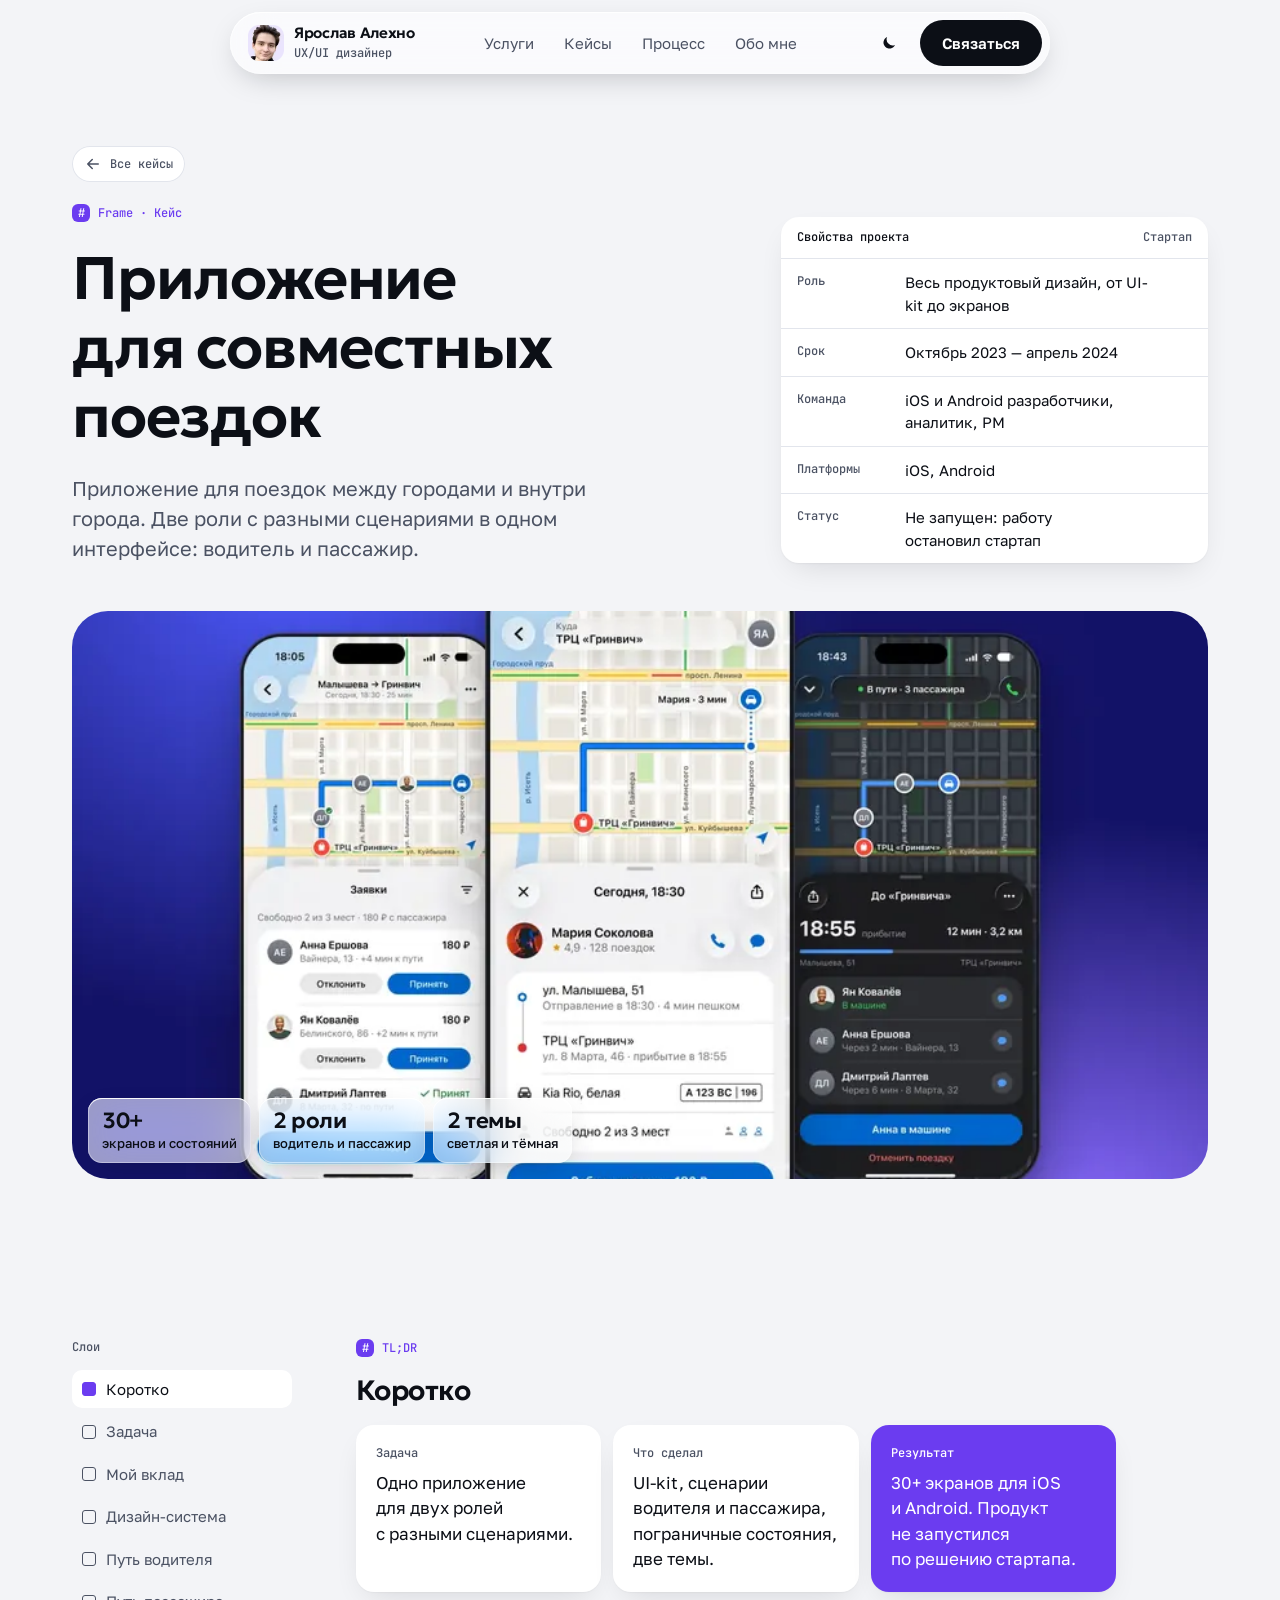
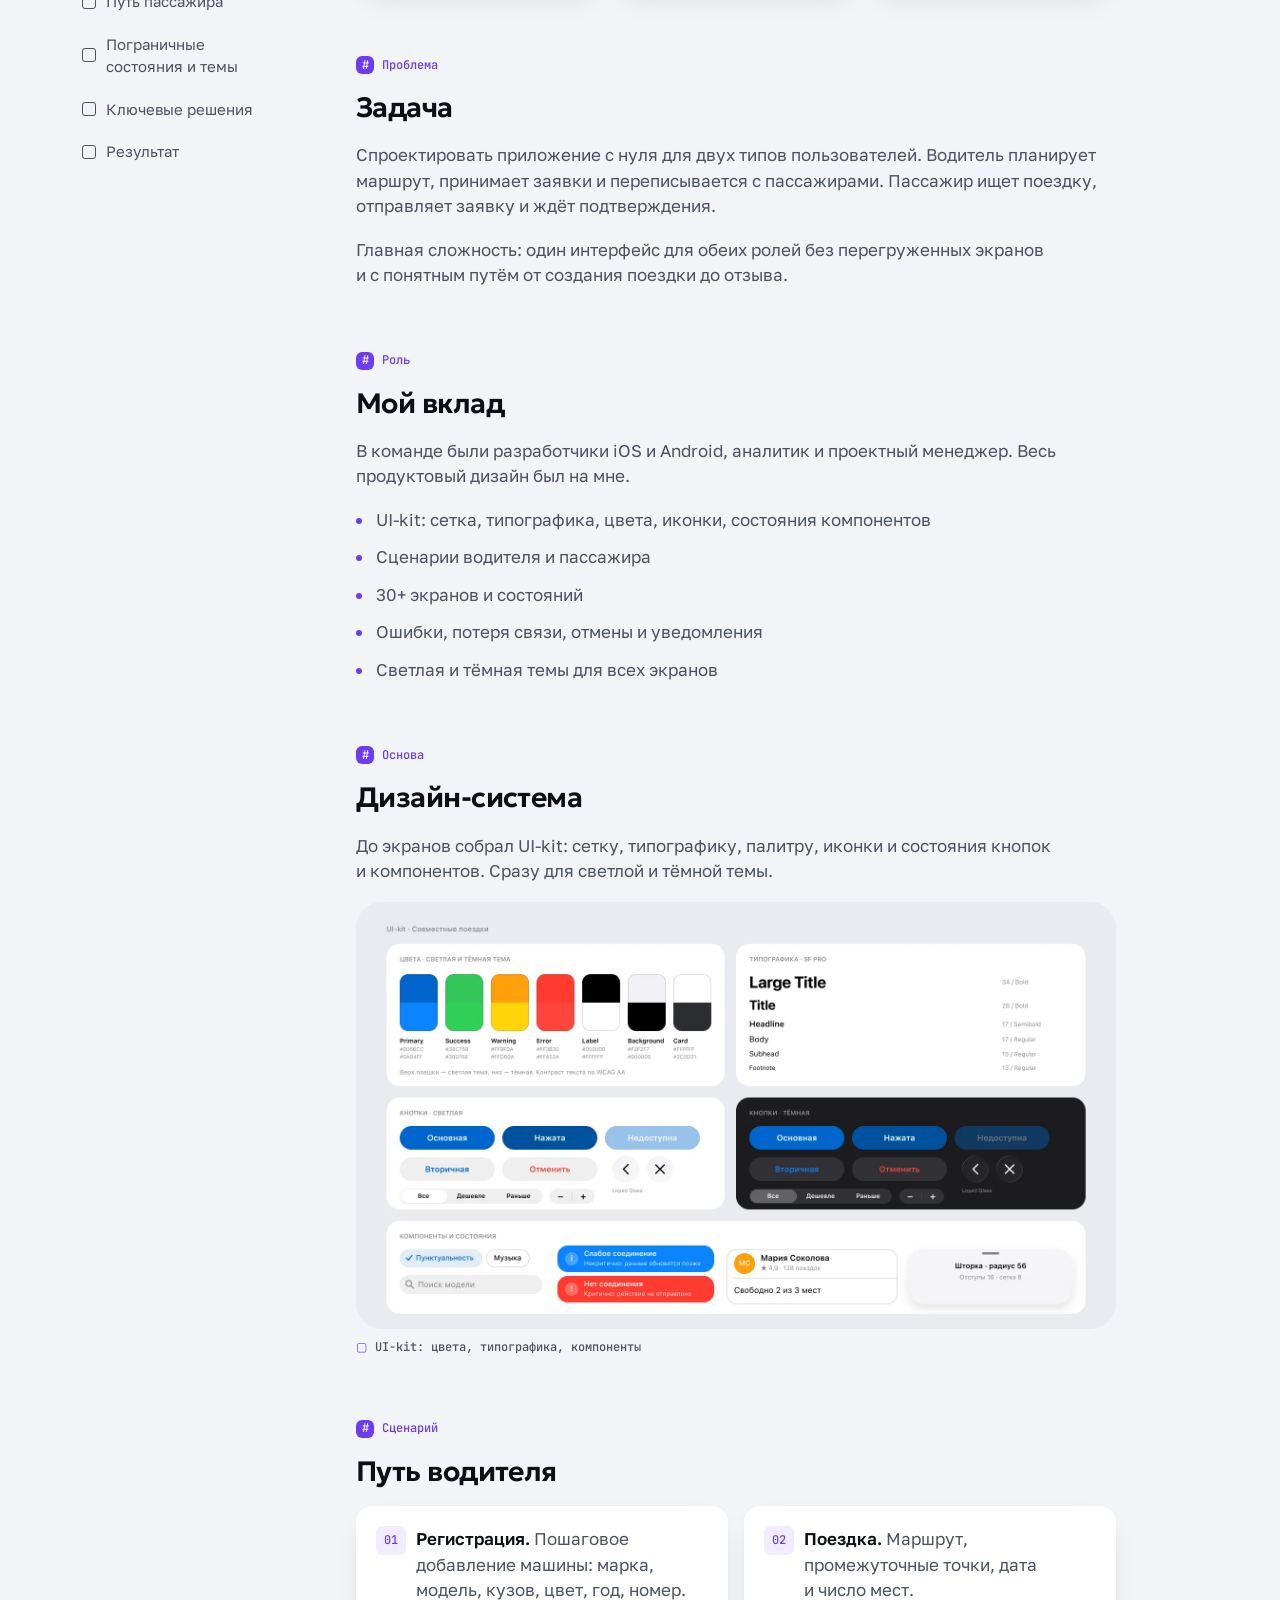
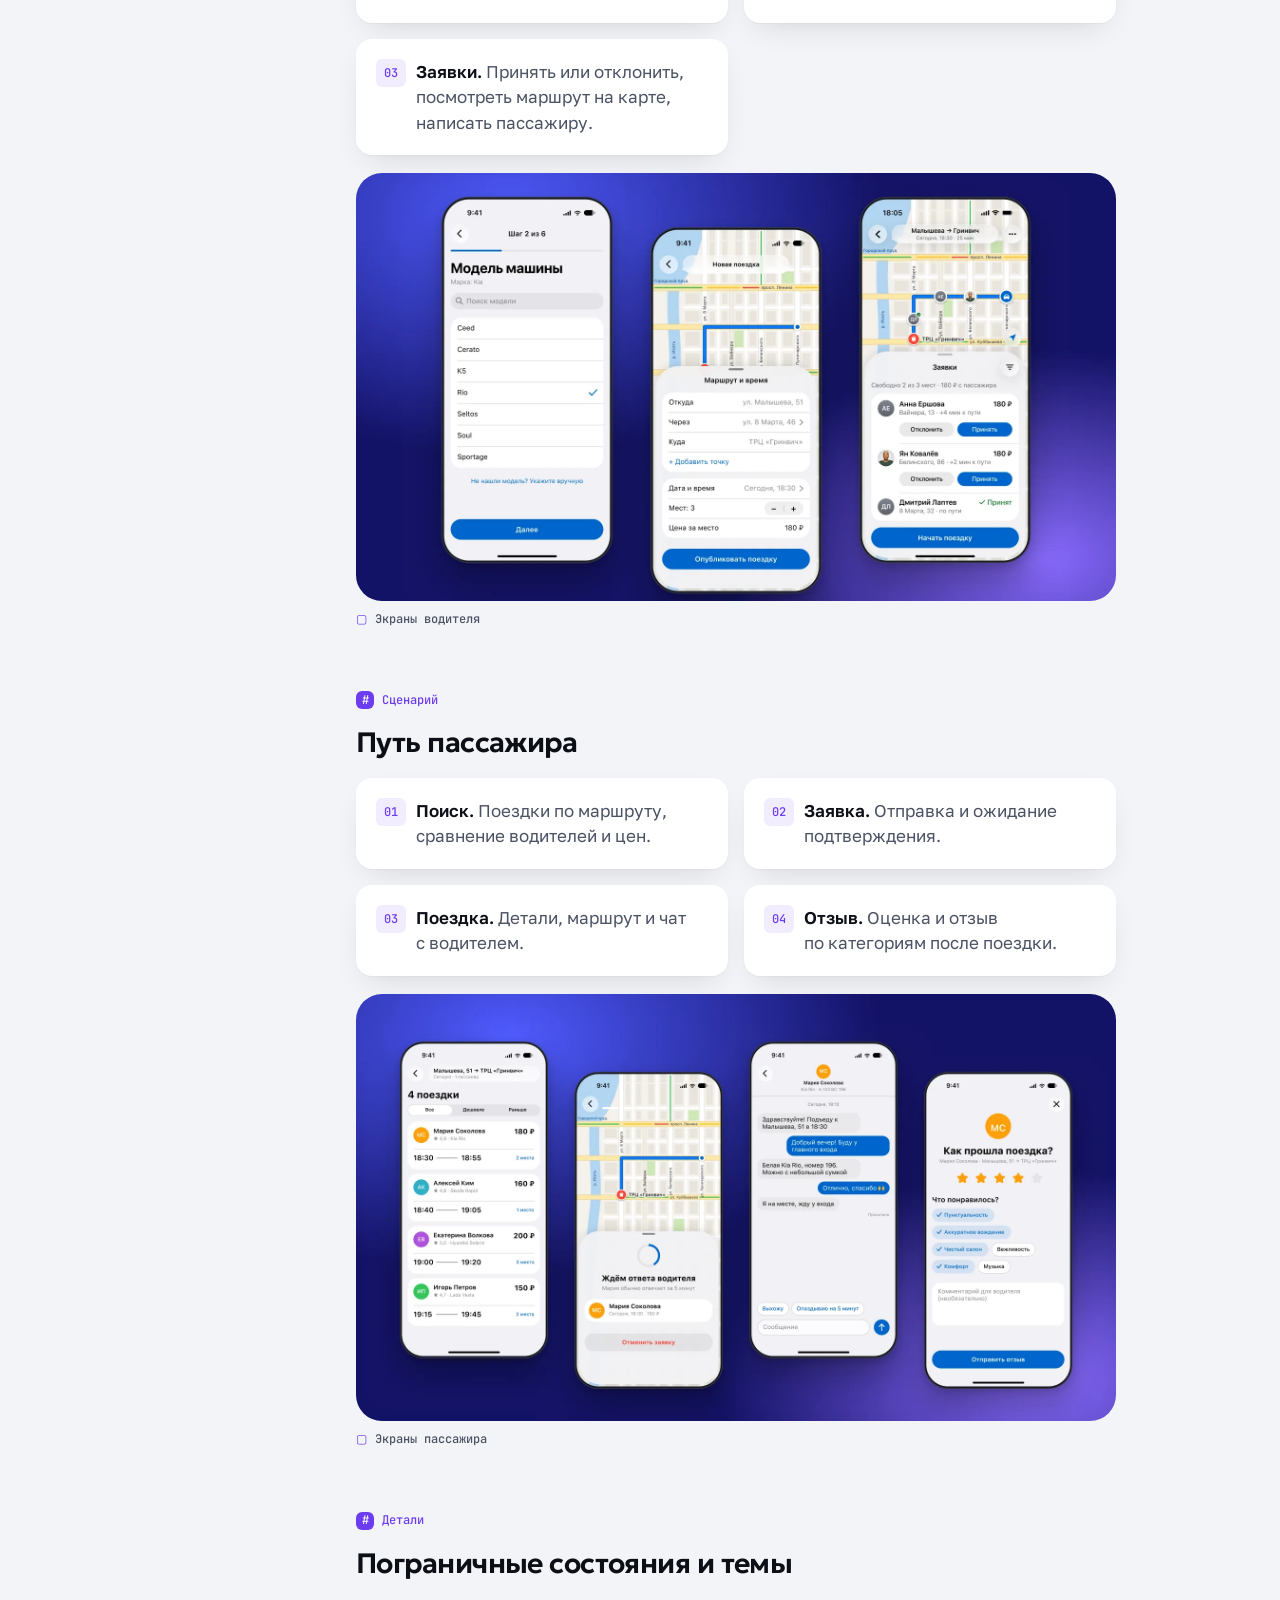
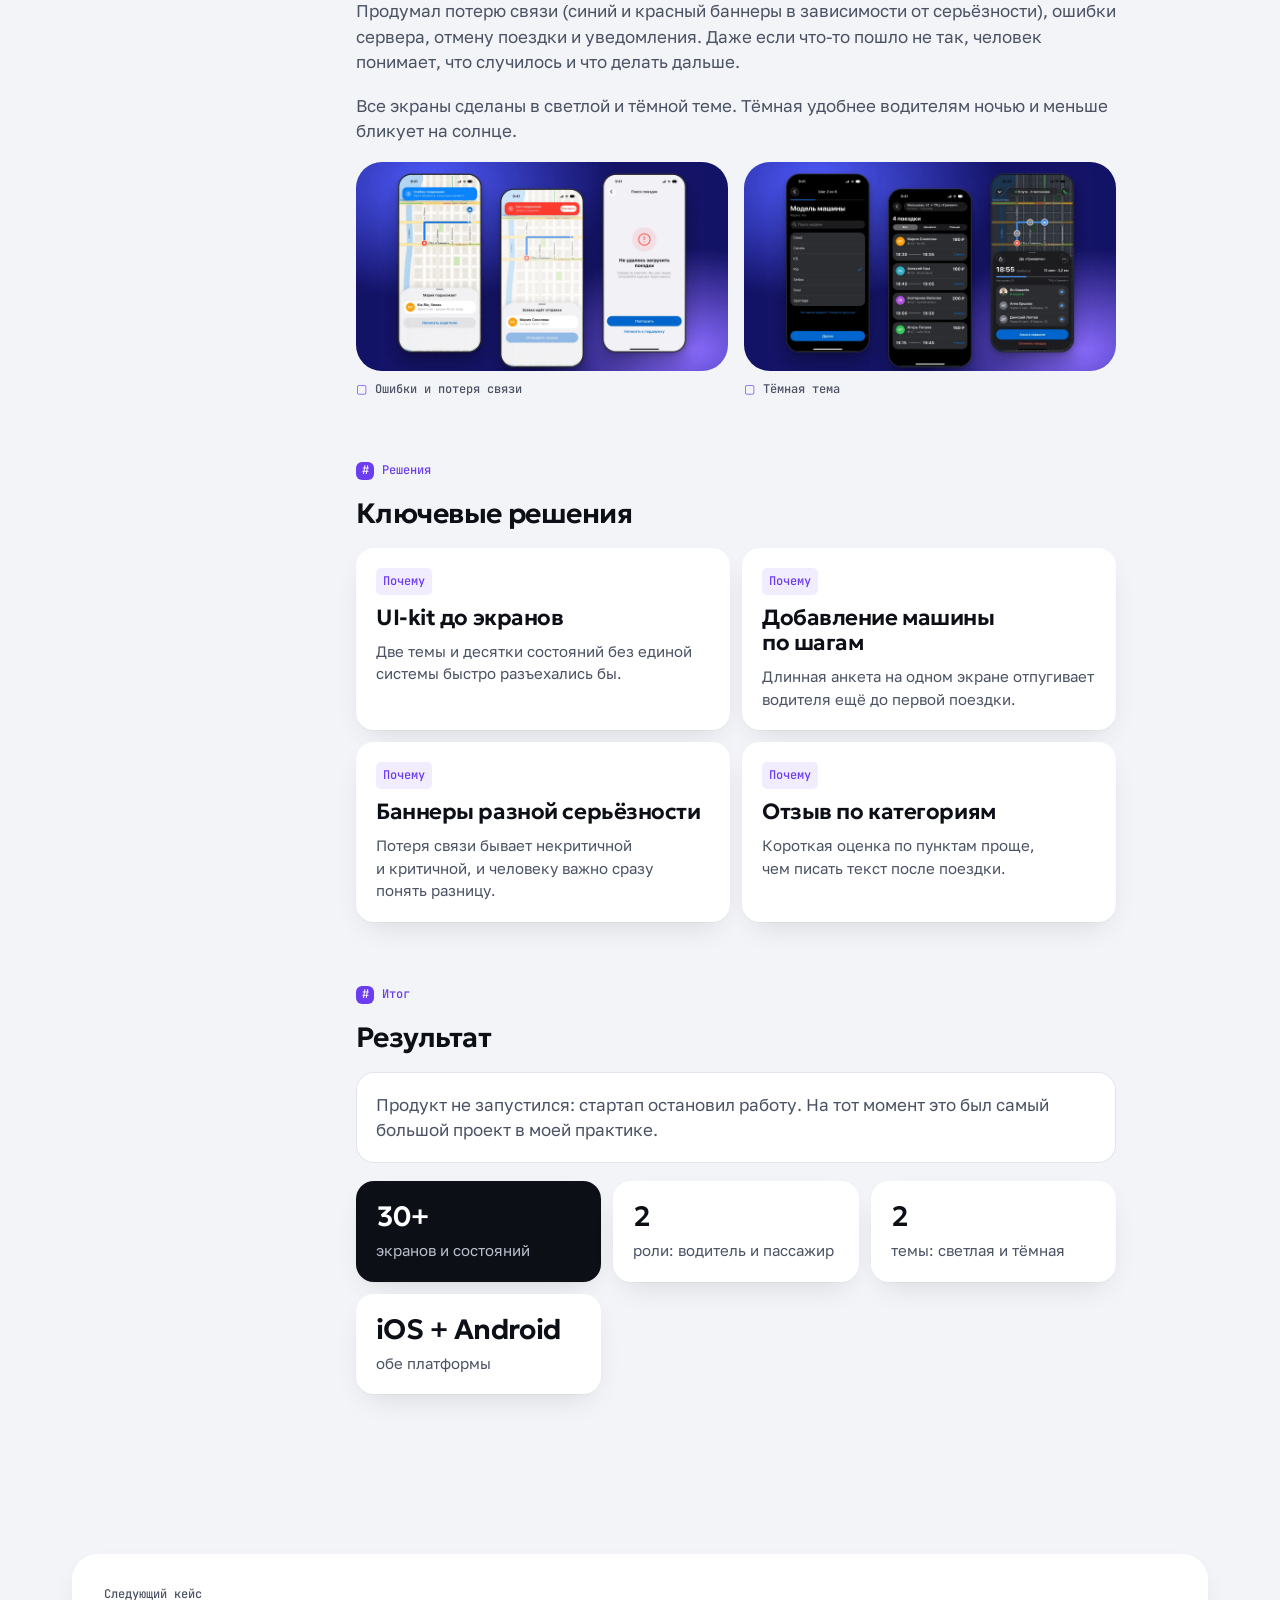
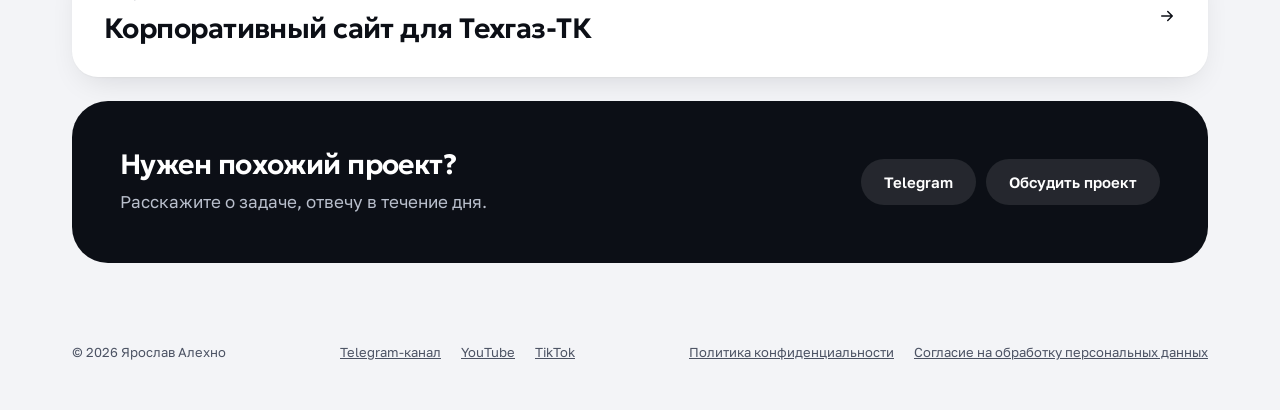
<file: carpooling.html>
<!doctype html>
<!--
  Кейс: приложение для совместных поездок — Ярослав Алехно
  Ярослав Алехно, UX/UI дизайнер — https://yaroslavalekhno.ru
  Статический сайт: HTML, CSS и немного JavaScript без фреймворков.
-->
<html lang="ru">
<head>
<meta charset="utf-8">
<meta name="viewport" content="width=device-width, initial-scale=1, viewport-fit=cover">
<title>Кейс: приложение для совместных поездок — Ярослав Алехно</title>
<link rel="icon" href="/favicon.ico" sizes="any">
<link rel="icon" type="image/png" sizes="32x32" href="/favicon-32.png">
<link rel="apple-touch-icon" href="/apple-touch-icon.png">
<meta name="robots" content="index, follow">
<link rel="canonical" href="https://yaroslavalekhno.ru/carpooling">
<meta property="og:url" content="https://yaroslavalekhno.ru/carpooling">
<meta property="og:type" content="article">
<meta property="og:site_name" content="Ярослав Алехно">
<meta property="og:locale" content="ru_RU">
<meta property="og:title" content="Кейс: приложение для совместных поездок — Ярослав Алехно">
<meta property="og:description" content="Мобильное приложение для водителей и пассажиров: UI-kit, сценарии двух ролей, пограничные состояния, светлая и тёмная темы.">
<meta property="og:image" content="https://yaroslavalekhno.ru/img/og/carpooling.jpg?v=2">
<meta property="og:image:width" content="1200">
<meta property="og:image:height" content="630">
<meta property="og:image:type" content="image/jpeg">
<meta property="og:image:alt" content="Кейс: приложение для совместных поездок — Ярослав Алехно">
<meta name="twitter:card" content="summary_large_image">
<meta name="theme-color" content="#f3f4f7">
<meta name="author" content="Ярослав Алехно">
<meta name="format-detection" content="telephone=no">
<script type="application/ld+json">
{
  "@context": "https://schema.org",
  "@graph": [
    {
      "@type": "WebPage",
      "@id": "https://yaroslavalekhno.ru/carpooling#page",
      "url": "https://yaroslavalekhno.ru/carpooling",
      "name": "Кейс: приложение для совместных поездок — Ярослав Алехно",
      "description": "Мобильное приложение для водителей и пассажиров: UI-kit, сценарии двух ролей, пограничные состояния, светлая и тёмная темы.",
      "inLanguage": "ru",
      "isPartOf": {
        "@id": "https://yaroslavalekhno.ru/#site"
      },
      "about": {
        "@id": "https://yaroslavalekhno.ru/#person"
      }
    },
    {
      "@type": "BreadcrumbList",
      "itemListElement": [
        {
          "@type": "ListItem",
          "position": 1,
          "name": "Главная",
          "item": "https://yaroslavalekhno.ru/"
        },
        {
          "@type": "ListItem",
          "position": 2,
          "name": "Кейсы",
          "item": "https://yaroslavalekhno.ru/#cases"
        },
        {
          "@type": "ListItem",
          "position": 3,
          "name": "Кейс: приложение для совместных поездок",
          "item": "https://yaroslavalekhno.ru/carpooling"
        }
      ]
    },
    {
      "@type": "CreativeWork",
      "@id": "https://yaroslavalekhno.ru/carpooling#case",
      "name": "приложение для совместных поездок",
      "description": "Мобильное приложение для водителей и пассажиров: UI-kit, сценарии двух ролей, пограничные состояния, светлая и тёмная темы.",
      "url": "https://yaroslavalekhno.ru/carpooling",
      "inLanguage": "ru",
      "image": "https://yaroslavalekhno.ru/img/og/carpooling.jpg?v=2",
      "creator": {
        "@type": "Person",
        "@id": "https://yaroslavalekhno.ru/#person",
        "name": "Ярослав Алехно",
        "url": "https://yaroslavalekhno.ru/"
      }
    }
  ]
}
</script>
<meta name="description" content="Мобильное приложение для водителей и пассажиров: UI-kit, сценарии двух ролей, пограничные состояния, светлая и тёмная темы.">
<link rel="preload" href="/fonts/golos-text-cyrillic-400-normal.woff2" as="font" type="font/woff2" crossorigin>
<link rel="preload" href="/fonts/geologica-cyrillic-600-normal.woff2" as="font" type="font/woff2" crossorigin>
<style>
@font-face {
  font-family: 'Golos Text';
  font-style: normal;
  font-weight: 400;
  font-display: swap;
  src: url(/fonts/golos-text-cyrillic-400-normal.woff2) format('woff2');
  unicode-range: U+0301, U+0400-045F, U+0490-0491, U+04B0-04B1, U+2116
}
@font-face {
  font-family: 'Golos Text';
  font-style: normal;
  font-weight: 400;
  font-display: swap;
  src: url(/fonts/golos-text-latin-400-normal.woff2) format('woff2');
  unicode-range: U+0000-00FF, U+0131, U+0152-0153, U+02BB-02BC, U+02C6, U+02DA, U+02DC, U+0304, U+0308, U+0329, U+2000-206F, U+20AC, U+2122, U+2191, U+2193, U+2212, U+2215, U+FEFF, U+FFFD
}
@font-face {
  font-family: 'Golos Text';
  font-style: normal;
  font-weight: 500;
  font-display: swap;
  src: url(/fonts/golos-text-cyrillic-500-normal.woff2) format('woff2');
  unicode-range: U+0301, U+0400-045F, U+0490-0491, U+04B0-04B1, U+2116
}
@font-face {
  font-family: 'Golos Text';
  font-style: normal;
  font-weight: 500;
  font-display: swap;
  src: url(/fonts/golos-text-latin-500-normal.woff2) format('woff2');
  unicode-range: U+0000-00FF, U+0131, U+0152-0153, U+02BB-02BC, U+02C6, U+02DA, U+02DC, U+0304, U+0308, U+0329, U+2000-206F, U+20AC, U+2122, U+2191, U+2193, U+2212, U+2215, U+FEFF, U+FFFD
}
@font-face {
  font-family: 'Golos Text';
  font-style: normal;
  font-weight: 600;
  font-display: swap;
  src: url(/fonts/golos-text-cyrillic-600-normal.woff2) format('woff2');
  unicode-range: U+0301, U+0400-045F, U+0490-0491, U+04B0-04B1, U+2116
}
@font-face {
  font-family: 'Golos Text';
  font-style: normal;
  font-weight: 600;
  font-display: swap;
  src: url(/fonts/golos-text-latin-600-normal.woff2) format('woff2');
  unicode-range: U+0000-00FF, U+0131, U+0152-0153, U+02BB-02BC, U+02C6, U+02DA, U+02DC, U+0304, U+0308, U+0329, U+2000-206F, U+20AC, U+2122, U+2191, U+2193, U+2212, U+2215, U+FEFF, U+FFFD
}
@font-face {
  font-family: 'Geologica';
  font-style: normal;
  font-weight: 600;
  font-display: swap;
  src: url(/fonts/geologica-cyrillic-600-normal.woff2) format('woff2');
  unicode-range: U+0301, U+0400-045F, U+0490-0491, U+04B0-04B1, U+2116
}
@font-face {
  font-family: 'Geologica';
  font-style: normal;
  font-weight: 600;
  font-display: swap;
  src: url(/fonts/geologica-latin-600-normal.woff2) format('woff2');
  unicode-range: U+0000-00FF, U+0131, U+0152-0153, U+02BB-02BC, U+02C6, U+02DA, U+02DC, U+0304, U+0308, U+0329, U+2000-206F, U+20AC, U+2122, U+2191, U+2193, U+2212, U+2215, U+FEFF, U+FFFD
}
@font-face {
  font-family: 'JetBrains Mono';
  font-style: normal;
  font-weight: 500;
  font-display: swap;
  src: url(/fonts/jetbrains-mono-cyrillic-500-normal.woff2) format('woff2');
  unicode-range: U+0301, U+0400-045F, U+0490-0491, U+04B0-04B1, U+2116
}
@font-face {
  font-family: 'JetBrains Mono';
  font-style: normal;
  font-weight: 500;
  font-display: swap;
  src: url(/fonts/jetbrains-mono-latin-500-normal.woff2) format('woff2');
  unicode-range: U+0000-00FF, U+0131, U+0152-0153, U+02BB-02BC, U+02C6, U+02DA, U+02DC, U+0304, U+0308, U+0329, U+2000-206F, U+20AC, U+2122, U+2191, U+2193, U+2212, U+2215, U+FEFF, U+FFFD
}
</style>
<style>
/* Основа: спокойный светлый фон, содержимое на сплошных подложках. Стекло только у плавающего меню и у виджетов поверх яркого цвета */
:root {
  color-scheme: light;
  --paper: #f3f4f7;
  --surface: #ffffff;
  --ink: #0c0f16;
  --ink-2: #4b5263;
  --line: #e2e5ec;
  --accent: #6b3cf0;
  --accent-soft: rgba(107, 60, 240, .09);
  --ok: #11845b;
  --display: "Geologica", "Golos Text", system-ui, sans-serif;
  --body: "Golos Text", system-ui, -apple-system, "Segoe UI", sans-serif;
  --mono: "JetBrains Mono", ui-monospace, Menlo, monospace;
  /* Шрифтовая шкала: 9 размеров на весь сайт, по три ступени (телефон / от 600px / от 980px).
     h1–h4 заголовки, lead вводный абзац, p основной текст, s мелкий текст и кнопки,
     xs подписи и метки, mono технические подписи. */
  --t-h1: 34px;
  --t-h2: 28px;
  --t-h3: 22px;
  --t-h4: 18px;
  --t-lead: 17px;
  --t-p: 16px;
  --t-s: 15px;
  --t-xs: 13px;
  --t-mono: 12px;
  /* Одно межстрочное и одно межбуквенное на семейство */
  --lh-display: 1.15;
  --ls-display: -.02em;
  --lh-body: 1.5;
  --lh-mono: 1.4;
  --fw-display: 600;
  --fw-body: 400;
  --fw-medium: 500;
  --fw-strong: 600;
  --ic: 16px;
  --r-xl: 36px;
  --r-l: 26px;
  --r-m: 18px;
  --glass-bg: rgba(255, 255, 255, .58);
  --glass-edge: rgba(255, 255, 255, .9);
  --shadow: 0 1px 2px rgba(12, 15, 22, .04), 0 12px 32px -12px rgba(12, 15, 22, .14);
  /* Вертикальный ритм, шаг 8px. Чем дальше элементы по смыслу, тем больше между ними расстояние:
     --sec   между разделами страницы (одинаково на всех страницах и между любыми разделами);
     --head  от заголовка раздела до его содержимого;
     --grid  между карточками одной группы;
     --pad / --pad-s / --pad-l  внутренние поля больших карточек / плиток / тёмных и цветных панелей.
     Внутри карточки расстояние между элементами всегда меньше её внутреннего поля. */
  --sec: 80px;
  --head: 32px;
  --grid: 16px;
  --pad: 24px;
  --pad-s: 20px;
  --pad-l: 32px;
}
@media (min-width:600px) {
  :root {
    --t-h1: 44px;
    --t-h2: 36px;
    --t-h3: 24px;
    --t-h4: 20px;
    --t-lead: 18px;
    --t-p: 17px;
    --sec: 112px;
    --head: 40px
  }
}
@media (min-width:980px) {
  :root {
    --t-h1: 60px;
    --t-h2: 48px;
    --t-h3: 28px;
    --t-h4: 22px;
    --t-lead: 20px;
    --ic: 18px;
    --sec: 160px;
    --head: 48px;
    --grid: 24px;
    --pad: 32px;
    --pad-l: 48px
  }
}
* {
  box-sizing: border-box
}
html {
  scroll-padding-top: 96px
}
@media (prefers-reduced-motion:no-preference) {
  html {
    scroll-behavior: smooth
  }
}
body {
  margin: 0;
  background: var(--paper);
  color: var(--ink);
  font: var(--fw-body) var(--t-p)/var(--lh-body) var(--body);
  -webkit-font-smoothing: antialiased;
  overflow-x: hidden
}
img {
  max-width: 100%;
  height: auto;
  display: block
}
a {
  color: inherit
}
:focus-visible {
  outline: 2px solid var(--accent);
  outline-offset: 3px;
  border-radius: 10px
}
h1,
h2,
h3 {
  font-family: var(--display);
  margin: 0;
  text-wrap: balance;
  letter-spacing: var(--ls-display);
  line-height: var(--lh-display)
}
p {
  margin: 0
}
b,
strong {
  font-weight: inherit
}
p,
li,
dd {
  text-wrap: pretty
}
.wrap {
  max-width: 1200px;
  margin: 0 auto;
  padding-inline: 16px
}
@media (min-width:720px) {
  .wrap {
    padding-inline: 32px
  }
}

/* Стекло: только для меню и виджетов поверх цвета */
.glass {
  background: var(--glass-bg);
  backdrop-filter: blur(22px) saturate(180%);
  -webkit-backdrop-filter: blur(22px) saturate(180%);
  box-shadow: inset 0 1px 0 var(--glass-edge), inset 0 0 0 1px rgba(255, 255, 255, .35), 0 10px 30px -10px rgba(12, 15, 22, .25)
}

/* Меню */
.nav {
  position: sticky;
  top: calc(env(safe-area-inset-top, 0px) + 12px);
  z-index: 10;
  margin-top: 12px;
  transition: transform .4s cubic-bezier(.2, .7, .2, 1)
}
.nav.nav-hide {
  transform: translateY(calc(-100% - 24px))
}
.nav-in {
  display: flex;
  align-items: center;
  gap: 8px;
  padding: 8px 8px 8px 18px;
  border-radius: 999px;
  max-width: 820px;
  margin: 0 auto
}

.nav ul {
  display: none;
  list-style: none;
  margin: 0 auto;
  padding: 0;
  gap: 2px
}
.nav ul a {
  display: block;
  padding: 9px 14px;
  border-radius: 999px;
  text-decoration: none;
  font-size: var(--t-s);
  color: var(--ink-2)
}
@media (hover:hover) {
  .nav ul a:hover {
    background: rgba(255, 255, 255, .8);
    color: var(--ink)
  }
}
.nav .btn {
  margin-left: auto
}
@media (min-width:860px) {
  .nav ul {
    display: flex
  }
  .nav .btn {
    margin-left: 0
  }
}

.btn {
  display: inline-flex;
  align-items: center;
  justify-content: center;
  gap: 10px;
  min-height: 46px;
  padding: 0 22px;
  border-radius: 999px;
  font: var(--fw-strong) var(--t-s)/var(--lh-body) var(--body);
  text-decoration: none;
  border: 0;
  cursor: pointer;
  white-space: nowrap;
  transition: translate .15s ease-out, scale .15s ease-out, background-color .15s ease-out;
  -webkit-tap-highlight-color: transparent
}
@media (hover:hover) {
  .btn:hover {
    translate: 0 -1px
  }
}
.btn-ink {
  background: var(--ink);
  color: #fff
}
@media (hover:hover) {
  .btn-ink:hover {
    background: #262b38
  }
}
.btn-line {
  background: var(--surface);
  color: var(--ink);
  box-shadow: inset 0 0 0 1px var(--line);
  border: 1px solid transparent
}
@media (hover:hover) {
  .btn-line:hover {
    box-shadow: inset 0 0 0 1px #c9cdd8
  }
}
.arrow {
  line-height: 1
}

/* Первый экран */
.hero {
  display: grid;
  gap: 32px;
  padding-block: 48px calc(var(--sec)/2)
}
@media (min-width:980px) {
  .hero {
    grid-template-columns: 1.05fr 1fr;
    align-items: stretch;
    padding-block: 72px calc(var(--sec)/2);
    gap: 48px
  }
  .hero .stage {
    aspect-ratio: auto;
    height: 100%;
    min-height: 520px
  }
}
.status {
  display: inline-flex;
  align-items: center;
  gap: 10px;
  font-size: var(--t-xs);
  font-weight: var(--fw-medium);
  color: var(--ink-2);
  background: var(--surface);
  padding: 8px 14px 8px 12px;
  border-radius: 999px;
  box-shadow: inset 0 0 0 1px var(--line);
  width: fit-content
}
.dot {
  width: 8px;
  height: 8px;
  border-radius: 50%;
  background: var(--ok);
  box-shadow: 0 0 0 4px rgba(17, 132, 91, .15)
}
.hero-copy {
  display: grid;
  gap: 28px;
  align-content: start
}
.hero-head {
  display: grid;
  gap: 14px
}
.hero-name {
  margin: 0;
  display: flex;
  flex-wrap: wrap;
  align-items: baseline;
  gap: 4px 12px
}
.hero-name b {
  font: var(--fw-display) var(--t-h4)/var(--lh-display) var(--display);
  letter-spacing: var(--ls-display);
  color: var(--ink)
}
.hero-name span {
  font: 500 var(--t-mono)/var(--lh-mono) var(--mono);
  color: var(--accent)
}
h1 {
  margin-bottom: 14px;
  font-size: var(--t-h1);
  
  font-weight: var(--fw-display)
}
h1 em {
  font-style: normal;
  position: relative;
  display: inline-block;
  outline: 2px solid var(--accent);
  outline-offset: 4px;
  background: var(--accent-soft);
  border-radius: 2px
}
.sel-h {
  position: relative;
  display: inline-block
}
.sel-h::before {
  content: attr(data-spec);
  position: absolute;
  left: -6px;
  bottom: -34px;
  font: 500 var(--t-mono)/var(--lh-mono) var(--mono);
  letter-spacing: 0;
  color: #fff;
  background: var(--accent);
  padding: 5px 7px;
  border-radius: 5px;
  white-space: nowrap
}
.handle {
  position: absolute;
  width: 9px;
  height: 9px;
  background: #fff;
  border: 2px solid var(--accent);
  border-radius: 2px
}
.lead {
  font-size: var(--t-lead);
  color: var(--ink-2);
  max-width: 46ch
}
.cta {
  display: flex;
  flex-wrap: wrap;
  gap: 10px
}
.clients {
  display: flex;
  flex-wrap: wrap;
  align-items: center;
  gap: 8px 20px;
  font-size: var(--t-xs);
  color: var(--ink-2);
  padding-top: 8px
}
.clients b {
  font: var(--fw-display) var(--t-s)/var(--lh-display) var(--display);
  color: var(--ink);
  letter-spacing: var(--ls-display)
}

/* Витрина на первом экране: единственное место, где стекло лежит на цвете */
.stage {
  position: relative;
  border-radius: var(--r-xl);
  overflow: hidden;
  aspect-ratio: 5/4.4;
  max-width: 100%;
  min-height: 360px;
  background:
    radial-gradient(60% 55% at 18% 22%, #b59bff 0%, transparent 70%),
    radial-gradient(55% 60% at 85% 30%, #ff9fb8 0%, transparent 70%),
    radial-gradient(65% 60% at 60% 95%, #ffd36e 0%, transparent 70%),
    radial-gradient(50% 50% at 10% 90%, #8fe3d0 0%, transparent 70%), #ddd0ff
}
.stage::after {
  content: "";
  position: absolute;
  inset: 0;
  background: url("data:image/svg+xml,%3Csvg xmlns='http://www.w3.org/2000/svg' width='120' height='120'%3E%3Cfilter id='n'%3E%3CfeTurbulence baseFrequency='.9' numOctaves='2'/%3E%3C/filter%3E%3Crect width='120' height='120' filter='url(%23n)' opacity='.08'/%3E%3C/svg%3E");
  mix-blend-mode: overlay;
  pointer-events: none
}
.w {
  position: absolute;
  border-radius: 22px;
  padding: 18px 20px;
  color: var(--ink);
  cursor: grab;
  touch-action: none;
  user-select: none
}
.w img {
  pointer-events: none;
  -webkit-user-drag: none;
  -webkit-touch-callout: none
}
.w.drag {
  cursor: grabbing;
  outline: 2px solid var(--accent);
  outline-offset: 3px;
  z-index: 3
}
.hint {
  position: absolute;
  left: 14px;
  top: 14px;
  font: 500 var(--t-mono)/var(--lh-mono) var(--mono);
  color: var(--ink);
  background: rgba(255, 255, 255, .7);
  padding: 7px 9px;
  border-radius: 8px
}
.cmp {
  position: relative
}
.cursor {
  position: absolute;
  right: -34px;
  bottom: -6px;
  display: flex;
  align-items: flex-start;
  gap: 2px;
  pointer-events: none;
  z-index: 2
}
.cursor svg {
  width: 18px;
  height: 18px
}
.cursor span {
  font: var(--fw-strong) var(--t-xs)/var(--lh-body) var(--body);
  color: #fff;
  background: #e5484d;
  padding: 5px 8px;
  border-radius: 8px 8px 8px 2px;
  margin-top: 14px
}
@media (prefers-reduced-motion:no-preference) {
  .cursor {
    animation: roam 9s ease-in-out 2
  }
  @keyframes roam {
    30% {
      transform: translate(-26px, -10px)
    }
    60% {
      transform: translate(-8px, 6px)
    }
  }
}
.w small {
  display: block;
  font-size: var(--t-xs);
  font-weight: var(--fw-medium);
  color: #2c3242;
  margin-bottom: 6px
}
.w-metric {
  left: 7%;
  top: 9%;
  width: min(58%, 270px)
}
.w-metric .big {
  font: var(--fw-display) var(--t-h3)/var(--lh-display) var(--display);
  letter-spacing: var(--ls-display);
  font-variant-numeric: tabular-nums
}
.w-metric .big span {
  display: block;
  font: var(--fw-medium) var(--t-s)/var(--lh-body) var(--body);
  letter-spacing: 0;
  color: #2c3242;
  margin-top: 4px
}
.bars {
  display: flex;
  align-items: flex-end;
  gap: 6px;
  height: 46px;
  margin-top: 14px
}
.bars i {
  flex: 1;
  border-radius: 6px;
  background: rgba(12, 15, 22, .18)
}
.bars i:last-child {
  background: var(--ink)
}
.w-flow {
  right: 5%;
  top: 54%;
  width: min(44%, 230px)
}
.flow {
  display: grid;
  gap: 8px
}
.flow div {
  display: flex;
  align-items: center;
  gap: 10px;
  font-size: var(--t-xs);
  font-weight: var(--fw-medium);
  background: rgba(255, 255, 255, .6);
  border-radius: 12px;
  padding: 8px 10px
}
.flow div i {
  width: 18px;
  height: 18px;
  border-radius: 6px;
  background: var(--ink);
  flex: none
}
.flow div:nth-child(2) i {
  background: var(--accent)
}
.flow div:nth-child(3) i {
  background: var(--ok)
}
.w-avail {
  left: 5%;
  bottom: 7%;
  display: flex;
  align-items: center;
  gap: 12px;
  border-radius: 999px;
  padding: 10px 18px 10px 10px;
  font-size: var(--t-xs);
  font-weight: var(--fw-strong)
}
.w-avail .av {
  width: 38px;
  height: 38px;
  border-radius: 50%;
  background: linear-gradient(135deg, #6b3cf0, #c9a8ff);
  overflow: hidden;
  display: grid;
  place-items: center;
  color: #fff;
  font: var(--fw-display) var(--t-xs)/var(--lh-display) var(--display);
  letter-spacing: var(--ls-display)
}

@media (max-width:600px) {
  .stage {
    aspect-ratio: 4/5
  }
  .w-metric {
    width: 72%
  }
  .w-flow {
    top: auto;
    bottom: 24%;
    width: 62%
  }
  .w-avail {
    bottom: 5%
  }
}
.w-photo {
  margin: 0;
  right: 7%;
  top: 7%;
  padding: 10px;
  border-radius: 24px;
  width: clamp(120px, 24%, 168px)
}
.photo {
  display: block;
  width: 100%;
  height: auto;
  aspect-ratio: 1;
  border-radius: 16px;
  object-fit: cover;
  background: linear-gradient(140deg, #6b3cf0, #c9a8ff 70%, #ffd1e8);
  color: #fff;
  font: var(--fw-display) var(--t-h3)/var(--lh-display) var(--display);
  display: grid;
  place-items: center;
  pointer-events: none;
  letter-spacing: var(--ls-display)
}
.w-photo figcaption {
  display: flex;
  justify-content: space-between;
  gap: 6px;
  font: 500 var(--t-mono)/var(--lh-mono) var(--mono);
  color: #2c3242;
  padding: 9px 4px 2px
}
.w-avail .av img {
  width: 100%;
  height: 100%;
  object-fit: cover
}
@media (min-width:601px) and (max-width:979px) {
  .stage {
    aspect-ratio: 16/9;
    min-height: 0
  }
  .w-flow {
    top: auto;
    bottom: 8%
  }
  .w-photo {
    width: 130px;
    right: auto;
    left: 46%;
    top: 7%
  }
}

/* без !important: иначе на телефоне перетаскивание не может сдвинуть карточки (inline left/top из скрипта проигрывают) */
@media (max-width:600px) {
  #stage {
    aspect-ratio: 3/4.3
  }
  #stage .hint {
    display: none
  }
  #stage .w-photo {
    width: 30%;
    top: 5%;
    right: 4%
  }
  #stage .w-metric {
    width: 56%;
    left: 4%;
    top: 5%
  }
  #stage .w-flow {
    width: 64%;
    top: auto;
    bottom: 19%
  }
  .w-photo figcaption span+span {
    display: none
  }
}
@media (max-width:420px) {
  #stage {
    aspect-ratio: 3/5.4
  }
  #stage .w {
    padding: 14px 16px
  }
  #stage .w-metric {
    width: 62%;
    left: 4%
  }
  #stage .w-photo {
    width: 28%
  }
  #stage .w-flow {
    bottom: 15%
  }
  #stage .w-avail {
    bottom: 3%
  }
  #stage .sp span {
    
    padding: 6px 9px;
    white-space: nowrap
  }
}

/* Первый экран целиком в видимой области на любом устройстве. Высота считается от экрана:
   svh — высота без панелей мобильного браузера, --nav — место под плавающим меню (12 + 62), --fold — запас до нижнего края.
   Шрифт заголовка и промежутки уменьшаются на невысоких экранах, витрина по высоте равна тексту. */
:root {
  --vh: 100vh;
  --nav: 74px;
  --fold: 16px;
  --hero-top: clamp(16px, calc(var(--vh)*.05), 72px);
  --hero-gap: clamp(16px, calc(var(--vh)*.03), 28px)
}
@supports (height:100svh) {
  :root {
    --vh: 100svh
  }
}
.hero {
  padding-top: var(--hero-top)
}
.hero h1 {
  font-size: min(var(--t-h1), calc(var(--vh)*.072))
}

/* один промежуток между всеми группами текста; подпись «Text · Geologica SemiBold» висит под заголовком и входит в него */
.hero-copy {
  gap: var(--hero-gap)
}
.hero-copy h1 {
  margin-bottom: 30px;
  
}
.clients {
  padding-top: 0
}
@media (min-width:980px) {
  .hero .stage {
    min-height: 460px
  }
}

/* планшет: если под текстом остаётся место, витрина занимает этот остаток, на невысоком экране её нет */
@media (min-width:601px) and (max-width:979px) {
  #stage {
    display: none
  }
}
@media (min-width:601px) and (max-width:979px) and (min-height:900px) {
  .hero {
    display: flex;
    flex-direction: column;
    gap: var(--grid);
    min-height: calc(var(--vh) - var(--nav) - var(--fold) + var(--sec)/2)
  }
  .hero-copy {
    flex: none
  }
  #stage {
    display: block;
    flex: 1 1 0;
    min-height: 0;
    aspect-ratio: auto
  }
  #stage .w-flow,
  #stage .hint {
    display: none
  }
}

/* телефон: перетаскиваемую витрину убираем, первый экран — только текст */
@media (max-width:600px) {
  #stage {
    display: none
  }
  .hero h1 {
    font-size: min(var(--t-h1), calc(var(--vh)*.06))
  }
  .hero-head {
    gap: 10px
  }
}
@media (max-height:620px) and (max-width:979px) {
  .hero-name span {
    display: none
  }
  .lead {
    font-size: var(--t-p)
  }
}
@media (max-height:520px) and (max-width:979px) {
  .status {
    display: none
  }
}
.sp {
  display: flex;
  flex-wrap: wrap;
  gap: 6px
}
.sp span {
  padding: 7px 10px;
  border-radius: 10px;
  background: rgba(255, 255, 255, .7);
  font-size: var(--t-xs);
  font-weight: var(--fw-strong)
}
.sp-foot {
  margin-top: 10px;
  font-size: var(--t-xs);
  color: #2c3242
}
.sp-foot b {
  font-family: var(--display);
  font-weight: var(--fw-display);
  line-height: var(--lh-display);
  letter-spacing: var(--ls-display)
}

.cmp {
  display: grid;
  gap: 6px;
  padding: 14px;
  border-radius: 14px;
  border: 1.5px dashed rgba(107, 60, 240, .5);
  background: rgba(255, 255, 255, .35)
}
.cmp-b {
  display: flex;
  justify-content: center;
  text-align: center;
  padding: 10px 12px;
  border-radius: 999px;
  font-size: var(--t-xs);
  font-weight: var(--fw-strong)
}
.cmp-b.ink {
  background: var(--ink);
  color: #fff
}
.cmp-b.line {
  background: #fff;
  color: var(--ink)
}
.vars {
  display: flex;
  gap: 4px;
  margin-top: 8px
}
.vars span {
  font: 500 var(--t-mono)/var(--lh-mono) var(--mono);
  padding: 5px 7px;
  border-radius: 6px;
  color: #2c3242
}
.vars .on {
  background: var(--accent);
  color: #fff
}
.logo {
  display: flex;
  align-items: center;
  gap: 10px;
  text-decoration: none;
  color: inherit
}
.mark {
  display: grid;
  place-items: center;
  width: 36px;
  height: 36px;
  border-radius: 11px;
  background: linear-gradient(135deg, var(--accent), #c9a8ff);
  color: #fff;
  font: var(--fw-display) var(--t-xs)/var(--lh-display) var(--display);
  letter-spacing: var(--ls-display);
  transition: transform .35s cubic-bezier(.2, .7, .2, 1), border-radius .35s
}
@media (hover:hover) {
  .logo:hover .mark {
    transform: rotate(-8deg);
    border-radius: 50%
  }
}
img.mark {
  object-fit: cover;
  background: #eae4fc
}
@media (hover:hover) {
  .logo:hover img.mark {
    transform: scale(1.06)
  }
}
.lname {
  display: grid;
  gap: 3px;
  font: var(--fw-display) var(--t-s)/var(--lh-display) var(--display);
  letter-spacing: var(--ls-display);
  white-space: nowrap
}
.lname small {
  font: 500 var(--t-mono)/var(--lh-mono) var(--mono);
  letter-spacing: 0;
  color: var(--ink-2);
  transition: color .2s
}
@media (hover:hover) {
  .logo:hover .lname small {
    color: var(--accent)
  }
}
.nav ul a.on {
  background: var(--accent-soft);
  color: var(--accent)
}
@media (max-width:420px) {
  .lname {
    display: none
  }
}

/* Микроанимации */
.btn:not(:disabled):not([aria-disabled]):active {
  scale: .96
}
.btn[aria-disabled] {
  opacity: .7;
  cursor: progress
}
.btn .arrow {
  transition: transform .25s
}
@media (hover:hover) {
  .btn:hover .arrow {
    transform: translateX(3px)
  }
}
.svc {
  position: relative
}
.svc::after {
  content: "→";
  position: absolute;
  right: 0;
  bottom: var(--pad);
  font-size: 20px;
  color: var(--accent);
  opacity: 0;
  transform: translateX(-8px);
  transition: opacity .2s ease-out, transform .2s ease-out
}
@media (hover:hover) {
  .svc:hover::after {
    opacity: 1;
    transform: none
  }
}
/* пульс — отдельным кольцом через transform и opacity, чтобы анимацию считала видеокарта, а не перерисовка */
.dot {
  position: relative;
  flex: none
}
.dot::after {
  content: "";
  position: absolute;
  inset: 0;
  border-radius: 50%;
  background: rgba(17, 132, 91, .45);
  opacity: 0;
  animation: pulse 2.4s ease-out 3
}
@keyframes pulse {
  0% {
    transform: scale(1);
    opacity: 1
  }
  70%,
  100% {
    transform: scale(3.25);
    opacity: 0
  }
}
.anim .rv {
  opacity: 0;
  translate: 0 12px;
  transition: opacity .6s ease-out var(--d, 0ms), translate .6s cubic-bezier(.2, .7, .2, 1) var(--d, 0ms), transform .3s ease, box-shadow .3s ease
}
.anim .rv.in {
  opacity: 1;
  translate: 0 0
}
.anim h1 em {
  animation: selin .7s .35s both
}
@keyframes selin {
  from {
    outline-color: transparent;
    background: transparent
  }
}
.anim .sel-h::before {
  animation: pop .4s .9s both
}
@keyframes pop {
  from {
    opacity: 0;
    transform: translateY(-4px)
  }
}
.anim .stage:not(.settled) .w {
  animation: wIn .7s cubic-bezier(.2, .7, .2, 1) both
}
.anim .stage:not(.settled) .w-photo {
  animation-delay: .12s
}
.anim .stage:not(.settled) .w-flow {
  animation-delay: .24s
}
.anim .stage:not(.settled) .w-avail {
  animation-delay: .36s
}
@keyframes wIn {
  from {
    opacity: 0;
    translate: 0 24px;
    scale: .96
  }
}
@media (prefers-reduced-motion:reduce) {
  *,
  *::before,
  *::after {
    animation: none !important;
    transition: none !important
  }
}
.case .shot>img {
  position: absolute;
  inset: 0;
  width: 100%;
  height: 100%;
  object-fit: cover;
  z-index: -1
}
.shot>picture>img {
  position: absolute;
  inset: 0;
  width: 100%;
  height: 100%;
  object-fit: cover;
  z-index: -1
}
.shot:has(>img, >picture) {
  background: none
}
@media (max-width:600px) {
  .shot .ph {
    display: none
  }
  .case .chips {
    gap: 6px;
    left: 12px;
    bottom: 12px;
    right: 12px
  }
  .case .chip {
    padding: 8px 10px;
    
  }
  .case .chip b {
    font-size: var(--t-p)
  }
  .case .chip:nth-child(n+2) {
    display: none
  }
}

/* Секции */
section {
  padding-block: calc(var(--sec)/2)
}
.sec-head {
  display: grid;
  gap: 14px;
  margin-bottom: var(--head);
  max-width: 720px
}
.kicker {
  font: 500 var(--t-mono)/var(--lh-mono) var(--mono);
  color: var(--accent);
  display: inline-flex;
  align-items: center;
  gap: 8px
}
.kicker::before {
  content: "#";
  display: grid;
  place-items: center;
  width: var(--ic);
  height: var(--ic);
  border-radius: 6px;
  background: var(--accent);
  color: #fff;
  font-size: 12px
}
h2 {
  font-size: var(--t-h2);
  
  font-weight: var(--fw-display)
}
.sec-head p:not(.kicker) {
  color: var(--ink-2);
  font-size: var(--t-lead);
  max-width: 58ch
}

/* Для кого: заказчики и работодатели */
.split {
  display: grid;
  gap: var(--grid)
}
@media (min-width:820px) {
  .split {
    grid-template-columns: 1fr 1fr
  }
}
.aud {
  background: var(--surface);
  border-radius: var(--r-l);
  padding: var(--pad);
  display: grid;
  gap: 12px;
  align-content: start;
  box-shadow: var(--shadow)
}
.aud h3 {
  font-size: var(--t-h4);
  font-weight: var(--fw-display)
}
.aud ul {
  list-style: none;
  margin: 0;
  padding: 0;
  display: grid;
  gap: 8px
}
.aud li {
  display: flex;
  gap: 12px;
  color: var(--ink-2)
}
.aud li::before {
  content: "";
  flex: none;
  width: 6px;
  height: 6px;
  border-radius: 50%;
  background: var(--accent);
  margin-top: 11px
}
.aud .btn {
  justify-self: start;
  margin-top: 4px
}
@media (min-width:601px) {
  .aud .btn {
    margin-top: 8px
  }
}

/* Услуги */
.services {
  display: grid;
  border-top: 1px solid var(--ink)
}
.svc {
  -webkit-tap-highlight-color: transparent;
  text-decoration: none;
  color: inherit;
  display: grid;
  gap: 12px 32px;
  padding: var(--pad) 0;
  border-bottom: 1px solid var(--line);
  grid-template-columns: 1fr auto;
  grid-template-areas: "t term" "d d" "f f";
  transition: background .2s
}
.svc-top {
  display: contents
}
.svc h3 {
  grid-area: t;
  font-size: var(--t-h3);
  font-weight: var(--fw-display);
  
}
.svc p:not(.for) {
  grid-area: d;
  color: var(--ink-2);
  max-width: 52ch;
  
}
.svc .for {
  grid-area: f;
  font: 500 var(--t-mono)/var(--lh-mono) var(--mono);
  color: var(--ink-2)
}
.term {
  grid-area: term;
  align-self: start;
  display: grid;
  gap: 4px;
  justify-items: end;
  text-align: right;
  font: 500 var(--t-mono)/var(--lh-mono) var(--mono);
  color: var(--ink-2);
  white-space: nowrap
}
.term b {
  font: var(--fw-display) var(--t-h4)/var(--lh-display) var(--display);
  letter-spacing: var(--ls-display);
  color: var(--ink);
  font-variant-numeric: tabular-nums
}
@media (hover:hover) {
  .svc:hover .term b {
    color: var(--accent)
  }
}
@media (max-width:519px) {
  .svc {
    grid-template-columns: 1fr;
    grid-template-areas: "t" "term" "d" "f"
  }
  .term {
    justify-items: start;
    text-align: left
  }
  .svc h3 {
    overflow-wrap: anywhere
  }
}
@media (min-width:880px) {
  .svc {
    grid-template-columns: 1fr 1.3fr 176px;
    grid-template-areas: "t d term" "t f term"
  }
}
@media (hover:hover) {
  .svc:hover h3 {
    color: var(--accent)
  }
}
.src .src-other {
  position: static;
  opacity: 1;
  pointer-events: auto;
  display: none;
  flex-basis: 100%;
  margin-top: 4px;
  font: inherit;
  font-size: var(--t-p);
  padding: 12px 14px;
  border-radius: 14px;
  border: 1px solid transparent;
  background: var(--paper);
  color: var(--ink);
  box-shadow: inset 0 0 0 1px var(--line)
}
#src-5:checked~.src-other {
  display: block
}
.svc-note {
  margin-top: 18px;
  font-size: var(--t-s);
  color: var(--ink-2)
}

/* Кейсы */
.cases {
  display: grid;
  gap: var(--grid)
}
@media (min-width:880px) {
  .cases {
    grid-template-columns: 1fr 1fr
  }
  .case.wide {
    grid-column: 1/-1
  }
}
.case {
  background: var(--surface);
  border-radius: var(--r-xl);
  overflow: hidden;
  text-decoration: none;
  display: grid;
  box-shadow: var(--shadow)
}
.case {
  position: relative;
  overflow: visible
}
.case .shot {
  border-radius: var(--r-xl) var(--r-xl) 0 0
}
@media (hover:hover) {
  .case:hover {
    z-index: 3
  }
}
.case:focus-visible {
  z-index: 3
}
.sel {
  position: absolute;
  inset: 0;
  border: 2px solid var(--accent);
  border-radius: var(--r-xl);
  opacity: 0;
  transition: opacity .2s ease;
  pointer-events: none;
  z-index: 4
}
.sel i {
  display: none
}
.sel i {
  position: absolute;
  width: 10px;
  height: 10px;
  background: #fff;
  border: 2px solid var(--accent);
  border-radius: 2px
}
.sel i:nth-child(1) {
  left: -6px;
  top: -6px
}
.sel i:nth-child(2) {
  right: -6px;
  top: -6px
}
.sel i:nth-child(3) {
  left: -6px;
  bottom: -6px
}
.sel i:nth-child(4) {
  right: -6px;
  bottom: -6px
}
.sel em {
  position: absolute;
  left: 50%;
  bottom: -30px;
  transform: translateX(-50%);
  font: 500 var(--t-mono)/var(--lh-mono) var(--mono);
  font-style: normal;
  color: #fff;
  background: var(--accent);
  padding: 5px 7px;
  border-radius: 5px;
  white-space: nowrap
}
@media (hover:hover) {
  .case:hover .sel {
    opacity: 1
  }
}
.case:focus-visible .sel {
  opacity: 1
}
.case:focus-visible {
  outline: none
}
.shot {
  position: relative;
  aspect-ratio: 16/10;
  max-width: 100%;
  overflow: hidden;
  isolation: isolate;
  display: grid;
  place-items: center
}
.case.wide .shot {
  aspect-ratio: 16/8
}
@media (max-width:879px) {
  .case .shot,
  .case.wide .shot {
    aspect-ratio: 2/1
  }
}
@media (max-width:600px) {
  .case .shot,
  .case.wide .shot {
    aspect-ratio: 4/3
  }
}
.shot .ph {
  font: var(--fw-strong) var(--t-xs)/var(--lh-body) var(--body);
  color: rgba(255, 255, 255, .85);
  border: 1.5px dashed rgba(255, 255, 255, .6);
  border-radius: 16px;
  padding: 12px 16px;
  text-align: center
}
.s1 {
  background: radial-gradient(70% 80% at 20% 10%, #3f7bff, transparent 70%), radial-gradient(60% 70% at 90% 90%, #00b4d8, transparent 70%), #0d2a7a
}
.s2 {
  background: radial-gradient(70% 80% at 80% 10%, #28d4b4, transparent 70%), radial-gradient(60% 70% at 10% 90%, #2f7cff, transparent 70%), #0b3a44
}
.s3 {
  background: radial-gradient(70% 80% at 20% 90%, #ffb054, transparent 70%), radial-gradient(60% 70% at 90% 10%, #ff6a3d, transparent 70%), #5a240f
}
.s4 {
  background: radial-gradient(70% 80% at 80% 80%, #ff8cc6, transparent 70%), radial-gradient(60% 70% at 10% 10%, #8d6bff, transparent 70%), #2c1660
}
.chips {
  position: absolute;
  left: 16px;
  bottom: 16px;
  right: 16px;
  display: flex;
  flex-wrap: wrap;
  gap: 8px
}
.chip {
  border-radius: 14px;
  padding: 10px 14px;
  font-size: var(--t-xs);
  font-weight: var(--fw-medium);
  color: var(--ink)
}
.chip b {
  display: block;
  font: var(--fw-display) var(--t-h4)/var(--lh-display) var(--display);
  letter-spacing: var(--ls-display);
  font-variant-numeric: tabular-nums
}
.case-body {
  padding: var(--pad);
  display: grid;
  gap: 8px
}
.case-body .more {
  margin-top: 6px
}
.meta {
  display: flex;
  flex-wrap: wrap;
  gap: 6px 0;
  font-size: var(--t-xs);
  font-weight: var(--fw-medium);
  color: var(--ink-2);
  margin-inline-start: -21px;
  clip-path: inset(0 0 0 21px)
}
.meta span::before {
  content: "·";
  display: inline-block;
  width: 21px;
  text-align: center;
  color: #a7adbb
}
.case h3 {
  font-size: var(--t-h4);
  font-weight: var(--fw-display);
  
}
.case p {
  color: var(--ink-2)
}
.more {
  display: inline-flex;
  align-items: center;
  gap: 8px;
  font-weight: var(--fw-strong);
  font-size: var(--t-s);
  margin-top: 4px
}
@media (hover:hover) {
  .case:hover .more .arrow {
    transform: translateX(3px)
  }
}
.more .arrow {
  transition: transform .2s
}
.concepts {
  margin-top: var(--grid);
  display: flex;
  flex-wrap: wrap;
  justify-content: space-between;
  align-items: center;
  gap: 16px;
  background: var(--surface);
  border-radius: var(--r-l);
  padding: var(--pad);
  box-shadow: var(--shadow)
}
.concepts p {
  color: var(--ink-2);
  max-width: 60ch
}

/* Процесс работы */
.steps {
  list-style: none;
  margin: 0;
  padding: 8px 0;
  display: grid;
  background: var(--surface);
  border-radius: var(--r-l);
  box-shadow: var(--shadow);
  position: relative
}
.steps {
  --pl: 24px
}
@media (min-width:900px) {
  .steps {
    --pl: 32px
  }
}
.steps::before {
  content: "";
  position: absolute;
  left: calc(var(--pl) + 25px);
  top: 44px;
  bottom: 44px;
  width: 2px;
  background: linear-gradient(var(--accent), var(--accent-soft))
}
.step {
  position: relative;
  display: grid;
  grid-template-columns: 52px 1fr;
  grid-template-areas: "n t" "n d" "n y";
  gap: 6px 16px;
  padding: 20px var(--pl);
  border-top: 1px solid var(--line)
}
.step:first-child {
  border-top: 0
}
.step .n {
  grid-area: n;
  position: relative;
  z-index: 1;
  width: 52px;
  height: 52px;
  border-radius: 50%;
  display: grid;
  place-items: center;
  background: var(--surface);
  box-shadow: inset 0 0 0 2px var(--accent);
  font: 500 var(--t-mono)/var(--lh-mono) var(--mono);
  color: var(--accent)
}
.step h3 {
  grid-area: t;
  font-size: var(--t-h4);
  font-weight: var(--fw-display);
  align-self: end
}
.step p {
  grid-area: d;
  font-size: var(--t-s);
  color: var(--ink-2)
}
.step .you {
  grid-area: y;
  font-size: var(--t-xs);
  font-weight: var(--fw-medium);
  color: var(--ink);
  background: var(--paper);
  padding: 7px 11px;
  border-radius: 999px;
  width: fit-content
}
@media (min-width:900px) {
  .step {
    grid-template-columns: 52px 200px 1fr 260px;
    grid-template-areas: "n t d y";
    align-items: center;
    gap: 24px;
    padding: 24px var(--pl)
  }
  .step h3 {
    align-self: center
  }
  .step .you {
    justify-self: end
  }
}

.ai {
  position: relative;
  border-radius: var(--r-xl);
  padding: var(--pad-l);
  display: grid;
  gap: clamp(16px, 2vw, 24px);
  background: linear-gradient(135deg, #efe9ff, #f7f3ff 60%, #fdf1f8);
  border: 1.5px dashed rgba(107, 60, 240, .45)
}
.ai::before,
.ai::after {
  content: "";
  position: absolute;
  width: 10px;
  height: 10px;
  background: #fff;
  border: 2px solid var(--accent);
  border-radius: 2px
}
.ai::before {
  left: -6px;
  top: -6px
}
.ai::after {
  right: -6px;
  bottom: -6px
}
@media (min-width:980px) {
  .ai {
    grid-template-columns: 1fr 1.25fr;
    gap: 32px;
    align-items: center
  }
}
.ai-head {
  display: grid;
  gap: 12px;
  align-content: start
}
.ai-pin {
  display: inline-flex;
  align-items: center;
  gap: 8px;
  width: fit-content;
  font: 500 var(--t-mono)/var(--lh-mono) var(--mono);
  color: var(--accent);
  background: #fff;
  padding: 7px 12px 7px 7px;
  border-radius: 999px;
  box-shadow: 0 1px 2px rgba(107, 60, 240, .15)
}
.ai-pin span {
  display: grid;
  place-items: center;
  width: 20px;
  height: 20px;
  border-radius: 50%;
  background: var(--accent);
  color: #fff;
  font: var(--fw-display) var(--t-mono)/var(--lh-display) var(--display);
  letter-spacing: var(--ls-display)
}
.ai-head h3 {
  font-size: var(--t-h3);
  font-weight: var(--fw-display);
  
}
.ai-head p:not(.ai-pin) {
  color: var(--ink-2);
  font-size: var(--t-p)
}
.ai-cols {
  display: grid;
  gap: 12px
}
@media (min-width:640px) {
  .ai-cols {
    grid-template-columns: 1fr 1fr
  }
}
.ai-cols>div {
  border-radius: var(--r-m);
  padding: var(--pad-s)
}
.ai-fast {
  background: rgba(255, 255, 255, .55);
  box-shadow: inset 0 0 0 1px rgba(107, 60, 240, .15)
}
.ai-me {
  background: #fff;
  box-shadow: 0 10px 30px -12px rgba(107, 60, 240, .35)
}
.ai-label {
  font: 500 var(--t-mono)/var(--lh-mono) var(--mono);
  margin-bottom: 12px;
  color: var(--ink-2)
}
.ai-me .ai-label {
  color: var(--accent)
}
.ai-cols ul {
  list-style: none;
  margin: 0;
  padding: 0;
  display: grid;
  gap: 10px;
  font-size: var(--t-s)
}
.ai-cols li {
  display: flex;
  gap: 10px
}
.ai-fast li::before {
  content: "↯";
  flex: none;
  color: var(--ink-2);
  font-size: 13px;
  margin-top: 2px
}
.ai-me li::before {
  content: "✓";
  flex: none;
  color: var(--accent);
  font-weight: var(--fw-strong);
  font-size: 14px;
  margin-top: 1px
}

/* Обо мне */
.panel {
  background: var(--surface);
  border-radius: var(--r-l);
  padding: var(--pad);
  box-shadow: var(--shadow)
}
.panel h3 {
  font-size: var(--t-mono);
  font-family: var(--mono);
  line-height: var(--lh-mono);
  font-weight: 500;
  letter-spacing: 0;
  color: var(--ink-2);
  margin-bottom: 12px
}
.panel h3.mt {
  margin-top: clamp(16px, 2vw, 24px)
}
.job {
  display: grid;
  gap: 10px;
  padding-block: 22px;
  border-top: 1px solid var(--line)
}
.job:first-of-type {
  border-top: 0;
  padding-top: 0
}
.job:last-of-type {
  padding-bottom: 0
}
@media (min-width:760px) {
  .job {
    grid-template-columns: 200px 1fr;
    gap: 10px 20px
  }
}
.job-when {
  display: grid;
  gap: 4px;
  align-content: start
}
.job-when time {
  font-size: var(--t-xs);
  color: var(--ink);
  font-weight: var(--fw-medium);
  font-variant-numeric: tabular-nums
}
.job-when span {
  font: 500 var(--t-mono)/var(--lh-mono) var(--mono);
  color: var(--ink-2)
}
.job-body {
  display: grid;
  gap: 6px;
  min-width: 0
}
.job-body>b {
  font: var(--fw-display) var(--t-h4)/var(--lh-display) var(--display);
  letter-spacing: var(--ls-display)
}
.job-co {
  color: var(--ink-2);
  font-size: var(--t-s)
}
.job ul {
  list-style: none;
  margin: 6px 0 4px;
  padding: 0;
  display: grid;
  gap: 8px;
  max-width: 56ch
}
.job li {
  display: flex;
  gap: 12px;
  font-size: var(--t-s);
  color: var(--ink-2)
}
.job li::before {
  content: "";
  flex: none;
  width: 5px;
  height: 5px;
  border-radius: 50%;
  background: var(--accent);
  margin-top: 10px
}
.tags {
  display: flex;
  flex-wrap: wrap;
  gap: 8px
}
.tags span {
  font-size: var(--t-xs);
  font-weight: var(--fw-medium);
  padding: 7px 11px;
  border-radius: 999px;
  background: var(--paper);
}
.skills-grid {
  display: grid;
  gap: var(--grid);
  margin-top: var(--grid)
}
@media (min-width:980px) {
  .skills-grid {
    grid-template-columns: 1.5fr 1fr
  }
}
.sk {
  display: grid;
  gap: 12px
}
@media (min-width:640px) {
  .sk {
    grid-template-columns: 1fr 1fr
  }
}
.sk.one {
  grid-template-columns: 1fr
}
.sk div {
  background: var(--paper);
  border-radius: var(--r-m);
  padding: 16px 18px;
  display: grid;
  gap: 4px;
  align-content: start
}
.sk b {
  font-weight: var(--fw-strong)
}
.sk p {
  font-size: var(--t-s);
  color: var(--ink-2)
}
.edu {
  display: grid;
  gap: var(--grid);
  margin-top: var(--grid)
}
@media (min-width:880px) {
  .edu {
    grid-template-columns: 1fr 1.3fr
  }
}
.college {
  position: relative;
  display: grid;
  gap: 6px;
  align-content: start
}
.college>b {
  font: var(--fw-display) var(--t-h4)/var(--lh-display) var(--display);
  letter-spacing: var(--ls-display);
  max-width: 24ch
}
.college p {
  color: var(--ink-2)
}
.college time {
  font-size: var(--t-s);
  color: var(--ink-2);
  font-variant-numeric: tabular-nums;
  margin-top: 6px
}
.edu-add {
  display: grid;
  gap: 2px;
  margin-top: 4px;
  padding-top: 10px;
  border-top: 1px solid var(--line)
}
.edu-add small {
  font-size: var(--t-s);
  color: var(--ink-2)
}
.edu-add b {
  font-weight: var(--fw-strong)
}
.honor {
  justify-self: start;
  order: -1;
  display: inline-flex;
  align-items: center;
  gap: 8px;
  margin-bottom: 6px;
  font-size: var(--t-xs);
  font-weight: var(--fw-strong);
  color: #a1121c;
  background: #ffe9ea;
  padding: 7px 12px 7px 9px;
  border-radius: 999px
}
.honor::before {
  content: "";
  width: 12px;
  height: 12px;
  border-radius: 3px;
  background: #d4202c
}
.courses {
  list-style: none;
  margin: 0;
  padding: 0;
  display: grid
}
.courses li {
  display: grid;
  gap: 2px;
  padding-block: 14px;
  border-top: 1px solid var(--line)
}
.courses li:first-child {
  border-top: 0;
  padding-top: 0
}
.courses li:last-child {
  padding-bottom: 0
}
.courses b {
  font-weight: var(--fw-strong)
}
.courses span {
  font-size: var(--t-s);
  color: var(--ink-2)
}
.honor-sm {
  order: 0;
  margin: 8px 0 0;
  font-style: normal
}

/* Контакты и форма заявки */
.contact {
  background: var(--ink);
  color: #fff;
  border-radius: var(--r-xl);
  padding: var(--pad-l);
  display: grid;
  gap: var(--pad)
}
@media (min-width:940px) {
  .contact {
    grid-template-columns: 1fr 1.1fr;
    gap: var(--pad-l)
  }
}
.contact h2 {
  color: #fff
}
.contact .sub {
  color: #b9bfcc;
  font-size: var(--t-lead);
  margin-top: 12px;
  max-width: 40ch
}
.ch {
  display: grid;
  gap: 12px;
  margin-top: var(--grid)
}
.ch a,
.ch div {
  display: flex;
  justify-content: space-between;
  align-items: center;
  gap: 12px;
  padding: 16px 18px;
  border-radius: 18px;
  background: rgba(255, 255, 255, .07);
  text-decoration: none;
  min-width: 0
}
@media (hover:hover) {
  .ch a:hover {
    background: rgba(255, 255, 255, .12)
  }
}
.ch small {
  display: block;
  font-size: var(--t-xs);
  color: #9aa1b1
}
.ch span {
  overflow-wrap: anywhere;
  min-width: 0
}
.ch div {
  flex-wrap: wrap
}
.ch .em {
  overflow-wrap: normal
}
.contact>* {
  min-width: 0
}
@media (max-width:600px) {
  .contact {
    padding: 24px 8px 8px;
    gap: var(--grid)
  }
  .contact>div:first-child {
    padding: 4px 16px 0
  }
}
.form-note a {
  text-decoration: underline;
  text-underline-offset: 2px
}
.copy {
  background: rgba(255, 255, 255, .12);
  color: #fff;
  border: 0;
  border-radius: 999px;
  padding: 9px 14px;
  font: var(--fw-strong) var(--t-xs)/var(--lh-body) var(--body);
  cursor: pointer;
  white-space: nowrap
}
form {
  background: #fff;
  color: var(--ink);
  border-radius: var(--r-l);
  padding: var(--pad);
  display: grid;
  gap: 14px
}
.seg {
  display: grid;
  grid-template-columns: 1fr 1fr;
  gap: 4px;
  background: var(--paper);
  border-radius: 999px;
  padding: 4px;
  border: 0;
  margin: 0
}
.seg legend {
  position: absolute;
  width: 1px;
  height: 1px;
  overflow: hidden;
  clip: rect(0 0 0 0)
}
.seg input {
  position: absolute;
  opacity: 0;
  pointer-events: none
}
.seg label {
  text-align: center;
  padding: 10px;
  border-radius: 999px;
  font-weight: var(--fw-strong);
  font-size: var(--t-xs);
  cursor: pointer;
  color: var(--ink-2)
}
.seg input:checked+label {
  background: var(--surface);
  color: var(--ink);
  box-shadow: inset 0 0 0 1.5px var(--accent)
}
.seg input:focus-visible+label {
  outline: 2px solid var(--accent);
  outline-offset: 2px
}
.field {
  display: grid;
  gap: 6px;
  font-size: var(--t-xs);
  font-weight: var(--fw-medium)
}
.field small {
  font-weight: var(--fw-body);
  color: var(--ink-2)
}
.field input::placeholder,
.field textarea::placeholder {
  color: var(--ink-2);
  opacity: 1
}
.field input[aria-invalid="true"] {
  border-color: #c0362c
}
#form-msg:empty {
  display: none
}
form .btn {
  white-space: normal;
  text-align: center;
  
  padding-block: 12px
}
.field input,
.field textarea {
  font: inherit;
  font-size: var(--t-p);
  color: var(--ink);
  background: var(--paper);
  border: 1px solid transparent;
  border-radius: 14px;
  padding: 13px 14px;
  width: 100%
}
.field input:focus,
.field textarea:focus {
  outline: none;
  border-color: var(--accent);
  background: #fff
}
.field textarea {
  min-height: 110px;
  resize: vertical
}
.form-note {
  font-size: var(--t-xs);
  color: var(--ink-2)
}
.form-note.ok {
  color: var(--ok);
  font-weight: var(--fw-strong)
}
.form-note.err {
  color: #c0362c;
  font-weight: var(--fw-strong)
}
[data-role="client"] [data-for="hr"],
[data-role="hr"] [data-for="client"] {
  display: none !important
}
.opts {
  border: 0;
  margin: 0;
  padding: 0;
  display: grid;
  gap: 8px;
  min-width: 0
}
.opts legend {
  font-size: var(--t-xs);
  font-weight: var(--fw-medium);
  padding: 0;
  margin-bottom: 8px
}
.opts div {
  display: flex;
  flex-wrap: wrap;
  gap: 6px
}
.opts input {
  position: absolute;
  opacity: 0;
  pointer-events: none
}
.opts label {
  -webkit-tap-highlight-color: transparent;
  padding: 9px 13px;
  border-radius: 999px;
  background: var(--paper);
  font-size: var(--t-xs);
  font-weight: var(--fw-medium);
  cursor: pointer;
  transition: background .2s, color .2s
}
@media (hover:hover) {
  .opts label:hover {
    background: #e8e3fb
  }
}
.opts input:checked+label {
  background: var(--accent);
  color: #fff
}
.opts input:focus-visible+label {
  outline: 2px solid var(--accent);
  outline-offset: 2px
}
.row2 {
  display: grid;
  gap: 14px
}
@media (min-width:520px) {
  .row2 {
    grid-template-columns: 1fr 1fr
  }
}
.contact[data-role="hr"] .ch a:last-child {
  background: rgba(107, 60, 240, .35)
}

footer {
  padding-block: 0 var(--head);
  display: flex;
  flex-wrap: wrap;
  justify-content: space-between;
  gap: 12px;
  font-size: var(--t-xs);
  color: var(--ink-2)
}
footer a {
  color: var(--ink-2)
}
.f-links {
  display: flex;
  flex-wrap: wrap;
  gap: 8px 20px
}
.theme {
  display: grid;
  place-items: center;
  width: 46px;
  height: 46px;
  border-radius: 50%;
  border: 0;
  background: transparent;
  color: var(--ink);
  cursor: pointer;
  flex: none;
  transition: background .2s
}
@media (hover:hover) {
  .theme:hover {
    background: var(--accent-soft)
  }
}
.theme svg {
  width: var(--ic);
  height: var(--ic);
  fill: none;
  stroke: currentColor;
  stroke-width: 1.8;
  stroke-linecap: round
}
.theme .i-moon {
  fill: currentColor;
  stroke: none
}
.theme .i-sun {
  display: none
}
.theme.flip svg {
  animation: theme-flip .5s cubic-bezier(.2, .9, .3, 1.2)
}
@keyframes theme-flip {
  from {
    opacity: 0;
    transform: rotate(-100deg) scale(.4)
  }
  to {
    opacity: 1;
    transform: none
  }
}
:root::view-transition-old(root),
:root::view-transition-new(root) {
  animation: none;
  mix-blend-mode: normal
}
.nav-in {
  position: relative
}
.menu {
  display: none
}
.menu summary {
  list-style: none;
  display: grid;
  place-items: center;
  width: 46px;
  height: 46px;
  border-radius: 50%;
  cursor: pointer;
  color: var(--ink);
  -webkit-tap-highlight-color: transparent
}
.menu summary::-webkit-details-marker {
  display: none
}
.menu summary svg {
  width: var(--ic);
  height: var(--ic);
  fill: none;
  stroke: currentColor;
  stroke-width: 1.8;
  stroke-linecap: round
}
.menu[open] summary {
  background: var(--accent-soft)
}
.menu ul {
  position: absolute;
  top: calc(100% + 8px);
  left: 0;
  right: 0;
  list-style: none;
  margin: 0;
  padding: 8px;
  display: grid;
  gap: 2px;
  border-radius: 24px;
  background: var(--surface);
  box-shadow: inset 0 0 0 1px var(--line), 0 18px 40px -16px rgba(12, 15, 22, .3)
}
.menu ul a {
  display: block;
  padding: 12px 16px;
  border-radius: 16px;
  text-decoration: none;
  font-size: var(--t-s);
  color: var(--ink)
}
@media (hover:hover) {
  .menu ul a:hover {
    background: var(--accent-soft)
  }
}
@media (max-width:859px) {
  .menu {
    display: block
  }
}
@media (max-width:859px) {
  .nav .theme {
    margin-left: auto
  }
  .nav .btn {
    margin-left: 0
  }
}
@supports (corner-shape:squircle) {
  :root {
    --r-xl: 60px;
    --r-l: 46px;
    --r-m: 32px
  }
  .glass,
  .aud,
  .panel,
  .case,
  .step,
  .steps,
  .ai,
  .contact,
  form,
  .stage,
  .shot,
  .inspector,
  .tldr div,
  .dec,
  .num,
  .sk div,
  .w,
  .chip,
  .photo,
  .cmp,
  .field input,
  .field textarea,
  .ch a,
  .ch>div,
  .case-next,
  .band,
  .concepts,
  .ai-cols>div,
  .mark,
  .flow div,
  .sp span,
  .hint,
  .services,
  .svc,
  .cover,
  figure .shot,
  .sel {
    corner-shape: squircle
  }
  .mark {
    border-radius: 16px
  }
  .w {
    border-radius: 34px
  }
  .photo {
    border-radius: 26px
  }
  .ch a,
  .ch>div {
    border-radius: 28px
  }
  .field input,
  .field textarea {
    border-radius: 22px
  }
  .chip {
    border-radius: 22px
  }
  .flow div,
  .sp span {
    border-radius: 16px
  }
  .hint {
    border-radius: 12px
  }
  .cmp {
    border-radius: 22px
  }
  .logo:hover .mark {
    border-radius: 50%
  }
}
:root[data-theme="dark"] {
  --paper: #0d0e13;
  --surface: #16181f;
  --ink: #eceef4;
  --ink-2: #a0a6b5;
  --line: #272a36;
  --accent: #a68cff;
  --accent-soft: rgba(166, 140, 255, .14);
  --ok: #2eaa79;
  --glass-bg: rgba(28, 30, 40, .62);
  --glass-edge: rgba(255, 255, 255, .1);
  --shadow: 0 1px 2px rgba(0, 0, 0, .35), 0 14px 34px -14px rgba(0, 0, 0, .7);
  color-scheme: dark
}
:root[data-theme="dark"] body {
  background: var(--paper)
}
:root[data-theme="dark"] .theme .i-sun {
  display: block
}
:root[data-theme="dark"] .theme .i-moon {
  display: none
}
:root[data-theme="dark"] .nav-in {
  box-shadow: inset 0 1px 0 rgba(255, 255, 255, .08), inset 0 0 0 1px rgba(255, 255, 255, .06), 0 10px 30px -10px rgba(0, 0, 0, .7)
}
@media (hover:hover) {
  :root[data-theme="dark"] .nav ul a:hover {
    background: rgba(255, 255, 255, .08)
  }
}
:root[data-theme="dark"] .btn-ink {
  background: #eceef4;
  color: #0c0f16
}
@media (hover:hover) {
  :root[data-theme="dark"] .btn-ink:hover {
    background: #fff
  }
}
@media (hover:hover) {
  :root[data-theme="dark"] .btn-line:hover {
    box-shadow: inset 0 0 0 1px #3a3e4d
  }
}
:root[data-theme="dark"] .status {
  box-shadow: inset 0 0 0 1px var(--line)
}
:root[data-theme="dark"] .stage {
  --ink: #0c0f16;
  --glass-bg: rgba(255, 255, 255, .58);
  --glass-edge: rgba(255, 255, 255, .9);
  --accent: #6b3cf0;
  filter: brightness(.9) saturate(.95)
}
:root[data-theme="dark"] .kicker::before,
:root[data-theme="dark"] .sel-h::before,
:root[data-theme="dark"] .sel em,
:root[data-theme="dark"] .opts input:checked+label,
:root[data-theme="dark"] .ai-pin span,
:root[data-theme="dark"] .tldr div:last-child,
:root[data-theme="dark"] .dec small {
  background: #7650f2;
  color: #fff
}
:root[data-theme="dark"] .services {
  border-top-color: #3a3e4d
}
:root[data-theme="dark"] .sel i {
  background: var(--paper)
}
:root[data-theme="dark"] .ai {
  background: linear-gradient(135deg, #1c1630, #17152a 60%, #22172c);
  border-color: rgba(166, 140, 255, .4)
}
:root[data-theme="dark"] .ai::before,
:root[data-theme="dark"] .ai::after {
  background: var(--paper)
}
:root[data-theme="dark"] .ai-pin {
  background: var(--surface);
  box-shadow: none
}
:root[data-theme="dark"] .ai-fast {
  background: rgba(255, 255, 255, .04);
  box-shadow: inset 0 0 0 1px rgba(166, 140, 255, .2)
}
:root[data-theme="dark"] .ai-me {
  background: var(--surface);
  box-shadow: 0 10px 30px -12px rgba(0, 0, 0, .6)
}
:root[data-theme="dark"] .honor {
  background: rgba(212, 32, 44, .16);
  color: #ff8f96
}
:root[data-theme="dark"] .contact,
:root[data-theme="dark"] .band {
  background: #16181f;
  box-shadow: inset 0 0 0 1px var(--line)
}
:root[data-theme="dark"] form {
  background: #1d1f28
}
:root[data-theme="dark"] .field input:focus,
:root[data-theme="dark"] .field textarea:focus {
  background: var(--surface)
}
@media (hover:hover) {
  :root[data-theme="dark"] .opts label:hover {
    background: #2a2d3a
  }
}
:root[data-theme="dark"] .form-note.err {
  color: #ff7a70
}
:root[data-theme="dark"] .num.key {
  background: #22242e;
  color: #fff
}
:root[data-theme="dark"] .dec small {
  color: #fff
}
:root[data-theme="dark"] .photo {
  filter: none
}

/* Правки по проверке ui-ux-pro-max, 2026-10-13 */
/* переход к содержимому с клавиатуры */
.skip {
  position: fixed;
  left: 16px;
  top: -80px;
  z-index: 1000;
  background: var(--ink);
  color: var(--paper);
  padding: 15px 20px;
  border-radius: 999px;
  font: var(--fw-strong) var(--t-s)/var(--lh-body) var(--body);
  text-decoration: none;
  transition: top .2s
}
.skip:focus {
  top: 16px
}
main:focus {
  outline: none
}

/* иконки SVG вместо символов */
.ic {
  width: var(--ic);
  height: var(--ic);
  flex: none;
  fill: none;
  stroke: currentColor;
  stroke-width: 2;
  stroke-linecap: round;
  stroke-linejoin: round;
  vertical-align: -.125em
}
.arrow {
  display: inline-flex
}
.cmp-b .ic {
  margin-left: 6px;
  width: 1em;
  height: 1em
}
.svc::after {
  content: "";
  width: var(--ic);
  height: var(--ic);
  background: var(--accent);
  -webkit-mask: url("data:image/svg+xml,%3Csvg xmlns='http://www.w3.org/2000/svg' viewBox='0 0 24 24' fill='none' stroke='black' stroke-width='2.2' stroke-linecap='round' stroke-linejoin='round'%3E%3Cpath d='M5 12h14M13 6l6 6-6 6'/%3E%3C/svg%3E") center/contain no-repeat;
  mask: url("data:image/svg+xml,%3Csvg xmlns='http://www.w3.org/2000/svg' viewBox='0 0 24 24' fill='none' stroke='black' stroke-width='2.2' stroke-linecap='round' stroke-linejoin='round'%3E%3Cpath d='M5 12h14M13 6l6 6-6 6'/%3E%3C/svg%3E") center/contain no-repeat
}
.ai-fast li::before,
.ai-me li::before {
  content: "";
  width: var(--ic);
  height: var(--ic);
  margin-top: 4px;
  background: currentColor
}
.ai-fast li::before {
  -webkit-mask: url("data:image/svg+xml,%3Csvg xmlns='http://www.w3.org/2000/svg' viewBox='0 0 24 24' fill='none' stroke='black' stroke-width='2.2' stroke-linecap='round' stroke-linejoin='round'%3E%3Cpath d='M13 2 4 14h7l-1 8 9-12h-7z'/%3E%3C/svg%3E") center/contain no-repeat;
  mask: url("data:image/svg+xml,%3Csvg xmlns='http://www.w3.org/2000/svg' viewBox='0 0 24 24' fill='none' stroke='black' stroke-width='2.2' stroke-linecap='round' stroke-linejoin='round'%3E%3Cpath d='M13 2 4 14h7l-1 8 9-12h-7z'/%3E%3C/svg%3E") center/contain no-repeat
}
.ai-me li::before {
  -webkit-mask: url("data:image/svg+xml,%3Csvg xmlns='http://www.w3.org/2000/svg' viewBox='0 0 24 24' fill='none' stroke='black' stroke-width='2.2' stroke-linecap='round' stroke-linejoin='round'%3E%3Cpath d='M5 12.5l4.5 4.5L19 7'/%3E%3C/svg%3E") center/contain no-repeat;
  mask: url("data:image/svg+xml,%3Csvg xmlns='http://www.w3.org/2000/svg' viewBox='0 0 24 24' fill='none' stroke='black' stroke-width='2.2' stroke-linecap='round' stroke-linejoin='round'%3E%3Cpath d='M5 12.5l4.5 4.5L19 7'/%3E%3C/svg%3E") center/contain no-repeat
}

/* отметка «с отличием» в фирменном цвете, красный оставляем для ошибок */
.honor,
:root[data-theme="dark"] .honor {
  color: var(--accent);
  background: var(--accent-soft)
}
.honor::before {
  background: var(--accent)
}
.honor-sm {
  margin: 10px 0 0
}

/* подпись «обязательно» читается на телефоне */
.field small {
  font-size: var(--t-xs)
}

/* ловушка для спам-ботов в форме */
.hp {
  position: absolute;
  left: -9999px;
  width: 1px;
  height: 1px;
  opacity: 0
}

/* Hard skills на всю высоту колонки, без пустоты внизу */
@media (min-width:980px) {
  .skills-grid>.panel:first-child {
    display: grid;
    grid-template-rows: auto 1fr
  }
  .skills-grid>.panel:first-child .sk {
    grid-auto-rows: 1fr
  }
}

/* опыт работы на телефоне: по два пункта, остальное по кнопке */
.job-more {
  display: none
}
@media (max-width:600px) {
  .job.cut li:nth-child(n+3) {
    display: none
  }
  .job-more {
    display: inline-flex;
    align-items: center;
    min-height: 44px;
    padding: 0;
    margin-top: -6px;
    background: none;
    border: 0;
    font: var(--fw-strong) var(--t-s)/var(--lh-body) var(--body);
    color: var(--accent);
    cursor: pointer;
    width: fit-content
  }
}

/* тексты на телефоне не мельче 15–16px */
@media (max-width:600px) {
  .clients>span {
    flex-basis: 100%
  }


}

/* тач-зоны от 44px */
@media (max-width:600px),
(pointer:coarse) {
  .logo {
    min-height: 44px;
    min-width: 44px
  }
  .copy {
    min-height: 44px;
    padding-inline: 16px
  }
  .seg label {
    min-height: 44px;
    display: grid;
    place-items: center;
    padding-block: 0
  }
  .opts label {
    min-height: 44px;
    display: inline-flex;
    align-items: center;
    padding-block: 0
  }
  .crumb {
    min-height: 44px;
    padding-inline: 16px
  }
  .zoom {
    min-height: 44px;
    padding-inline: 14px
  }
  footer a {
    display: inline-block;
    padding-block: 11px;
    margin-block: -11px
  }
}

/* плашка «Ещё есть концепты» нажимается целиком, наведение как у карточек кейсов (рамка выделения с размером) */
.concepts {
  position: relative;
  cursor: pointer;
  overflow: visible
}
.concepts .btn::after {
  content: "";
  position: absolute;
  inset: 0;
  border-radius: var(--r-l)
}
.concepts .btn,
.concepts .btn:hover,
.concepts .btn:active {
  translate: none !important;
  scale: none !important
}
.concepts .sel {
  border-radius: var(--r-l)
}
.concepts:hover {
  z-index: 3
}
.concepts:hover .sel,
.concepts:has(.btn:focus-visible) .sel {
  opacity: 1
}
.concepts .btn:focus-visible {
  outline: none
}
@media (hover:hover) {
  .concepts:hover .btn-line {
    box-shadow: inset 0 0 0 1px #c9cdd8
  }
  :root[data-theme="dark"] .concepts:hover .btn-line {
    box-shadow: inset 0 0 0 1px #3a3e4d
  }
}

/* опыт работы и липкая карточка «Коротко» справа */
.exp-wrap {
  display: grid;
  gap: var(--grid)
}
.exp-wrap>.panel {
  margin: 0
}
.exp-sum {
  display: grid;
  gap: 18px;
  align-content: start
}
.exp-sum h3 {
  margin: 0
}
.exp-sum .big {
  font: var(--fw-display) var(--t-h2)/var(--lh-display) var(--display);
  letter-spacing: var(--ls-display);
  color: var(--ink)
}
.exp-sum .big small {
  display: block;
  font: var(--fw-medium) var(--t-s)/var(--lh-body) var(--body);
  color: var(--ink-2);
  letter-spacing: 0;
  margin-top: 8px
}
.exp-sum ul {
  list-style: none;
  margin: 0;
  padding: 0;
  display: grid;
  gap: 10px;
  font-size: var(--t-s)
}
.exp-sum li {
  display: flex;
  gap: 10px
}
.exp-sum li::before {
  content: "";
  flex: none;
  width: 5px;
  height: 5px;
  border-radius: 50%;
  background: var(--accent);
  margin-top: 10px
}
.exp-sum .btn {
  justify-self: start
}
@media (min-width:1100px) {
  .exp-wrap {
    grid-template-columns: minmax(0, 1fr) 300px;
    align-items: start
  }
  .exp-sum {
    position: sticky;
    top: calc(var(--nav) + 24px)
  }
}

/* активная вкладка меню: одна плашка-капля перетекает между пунктами. Передний край тянется к новой вкладке,
   задний догоняет с небольшим перехлёстом, плашка на ходу чуть сплющивается */
/* только верхний список вкладок: выпадающее мобильное меню (.menu ul) не трогаем, иначе оно растягивает панель */
.nav-in>ul {
  position: relative
}
.nav-in>ul li {
  position: relative;
  z-index: 1
}
.nav-pill {
  position: absolute;
  top: 0;
  bottom: 0;
  left: var(--pl, 0);
  right: var(--pr, 100%);
  border-radius: 999px;
  background: var(--accent-soft);
  pointer-events: none;
  opacity: 0;
  transition: left var(--tl, .4s) var(--el, ease) var(--dl, 0s), right var(--tr, .4s) var(--er, ease) var(--dr, 0s), opacity .25s
}
.nav-pill.is-on {
  opacity: 1
}
@media (max-width:859px) {
  .nav-pill {
    display: none
  }
}
:root .nav ul.has-pill a.on,
:root .nav ul.has-pill a.on:hover {
  background: none
}
.nav ul.has-pill a {
  transition: color .3s .12s, background-color .2s
}

/* Страница кейса */
.crumb {
  display: inline-flex;
  align-items: center;
  gap: 8px;
  font: 500 var(--t-mono)/var(--lh-mono) var(--mono);
  color: var(--ink-2);
  text-decoration: none;
  background: var(--surface);
  padding: 9px 12px;
  border-radius: 999px;
  box-shadow: inset 0 0 0 1px var(--line);
  width: fit-content
}
@media (hover:hover) {
  .crumb:hover {
    color: var(--ink)
  }
}
.c-hero {
  display: grid;
  gap: 28px;
  padding-block: 48px calc(var(--sec)/2)
}
@media (min-width:980px) {
  .c-hero {
    grid-template-columns: 1.55fr 1fr;
    align-items: end;
    padding-top: 72px;
    gap: 48px
  }
}
.c-hero.has-cover {
  padding-bottom: var(--head)
}
.cover-wrap {
  padding-bottom: calc(var(--sec)/2)
}
.c-hero-copy {
  display: grid;
  gap: 22px;
  align-content: start
}
.c-hero h1 {
  font-size: var(--t-h1);
  margin: 0
}
.inspector {
  background: var(--surface);
  border-radius: var(--r-m);
  box-shadow: var(--shadow);
  overflow: hidden;
  font-size: var(--t-s)
}
.inspector header {
  display: flex;
  justify-content: space-between;
  align-items: center;
  padding: 12px 16px;
  border-bottom: 1px solid var(--line);
  font: 500 var(--t-mono)/var(--lh-mono) var(--mono);
  color: var(--ink-2)
}
.inspector header b {
  color: var(--ink);
  font-weight: inherit
}
.inspector dl {
  margin: 0;
  display: grid
}
.inspector dl div {
  display: grid;
  grid-template-columns: 96px 1fr;
  gap: 12px;
  padding: 12px 16px;
  border-top: 1px solid var(--line)
}
.inspector dl div:first-child {
  border-top: 0
}
.inspector dt {
  font: 500 var(--t-mono)/var(--lh-mono) var(--mono);
  color: var(--ink-2);
  padding-top: 2px
}
.inspector dd {
  margin: 0;
  min-width: 0;
  overflow-wrap: anywhere
}
.inspector dd a {
  color: var(--accent);
  text-decoration: none
}
.cover {
  border-radius: var(--r-xl);
  aspect-ratio: 16/8;
  min-height: 260px
}
@media (max-width:700px) {
  .cover {
    aspect-ratio: 4/3;
    min-height: 0
  }
}
.body-grid {
  display: grid;
  gap: 48px;
  padding-block: calc(var(--sec)/2)
}
@media (min-width:980px) {
  .body-grid {
    grid-template-columns: 220px 1fr;
    gap: 64px
  }
}
.toc {
  display: none
}
@media (min-width:980px) {
  .toc {
    display: grid;
    gap: 4px;
    align-content: start;
    position: sticky;
    top: 110px;
    height: fit-content
  }
  .toc p {
    font: 500 var(--t-mono)/var(--lh-mono) var(--mono);
    color: var(--ink-2);
    margin-bottom: 10px
  }
  .toc a {
    display: flex;
    align-items: center;
    gap: 10px;
    padding: 8px 10px;
    border-radius: 10px;
    text-decoration: none;
    font-size: var(--t-s);
    color: var(--ink-2)
  }
  .toc a::before {
    content: "";
    width: 12px;
    height: 12px;
    border: 1.5px solid currentColor;
    border-radius: 3px;
    flex: none
  }
  .toc a.on {
    background: var(--surface);
    color: var(--ink)
  }
  @media (hover:hover) {
    .toc a:hover {
      background: var(--surface);
      color: var(--ink)
    }
  }
  .toc a.on::before {
    background: var(--accent);
    border-color: var(--accent)
  }
}
.article {
  display: grid;
  gap: 56px;
  min-width: 0
}
@media (min-width:980px) {
  .article {
    gap: 64px
  }
}
.block {
  display: grid;
  gap: 18px;
  max-width: 760px;
  padding-block: 0;
  scroll-margin-top: 110px
}
.block h2 {
  font-size: var(--t-h3)
}
.block>p,
.block>ul,
.block>ol {
  max-width: none
}
.block p:not(.kicker) {
  color: var(--ink-2);
  font-size: var(--t-p)
}
.block h3 {
  font-size: var(--t-h4);
  font-weight: var(--fw-display);
  margin-top: 10px
}
.bullets {
  list-style: none;
  margin: 0;
  padding: 0;
  display: grid;
  gap: 12px
}
.bullets li {
  display: flex;
  gap: 14px;
  color: var(--ink-2);
  font-size: var(--t-p)
}
.bullets li::before {
  content: "";
  flex: none;
  width: 6px;
  height: 6px;
  border-radius: 50%;
  background: var(--accent);
  margin-top: 11px
}
.flow-list {
  list-style: none;
  margin: 0;
  padding: 0;
  display: grid;
  gap: 12px;
  counter-reset: f
}
.flow-list li {
  counter-increment: f;
  display: grid;
  grid-template-columns: auto 1fr;
  gap: 10px;
  align-items: start;
  background: var(--surface);
  border-radius: 16px;
  padding: var(--pad-s);
  box-shadow: var(--shadow);
  color: var(--ink-2)
}
.flow-list li::before {
  content: counter(f, decimal-leading-zero);
  font: 500 var(--t-mono)/var(--lh-mono) var(--mono);
  color: var(--accent);
  background: var(--accent-soft);
  padding: 6px 8px;
  border-radius: 6px
}
.flow-list b {
  color: var(--ink);
  font-weight: var(--fw-strong)
}
@media (min-width:760px) {
  .block>ol.flow-list {
    grid-template-columns: 1fr 1fr;
    gap: 16px
  }
}
figure {
  margin: 0;
  display: grid;
  gap: 10px;
  max-width: 100%
}
figure .shot {
  border-radius: var(--r-l);
  aspect-ratio: 16/9
}
figcaption {
  font: 500 var(--t-mono)/var(--lh-mono) var(--mono);
  color: var(--ink-2);
  display: flex;
  gap: 8px;
  align-items: center
}
figcaption::before {
  content: "▢";
  color: var(--accent)
}
.pair {
  display: grid;
  gap: 16px
}
@media (min-width:760px) {
  .pair {
    grid-template-columns: 1fr 1fr
  }
}
.nums {
  display: grid;
  gap: 12px;
  grid-template-columns: repeat(auto-fit, minmax(200px, 1fr))
}
.num {
  background: var(--surface);
  border-radius: var(--r-m);
  padding: var(--pad-s);
  box-shadow: var(--shadow);
  display: grid;
  gap: 6px;
  align-content: start
}
.num b {
  font: var(--fw-display) var(--t-h3)/var(--lh-display) var(--display);
  letter-spacing: var(--ls-display);
  font-variant-numeric: tabular-nums
}
.num span {
  font-size: var(--t-s);
  color: var(--ink-2)
}
.num.key {
  background: var(--ink);
  color: #fff
}
.num.key span {
  color: #b9bfcc
}
.note-card {
  background: var(--surface);
  border-radius: var(--r-m);
  padding: var(--pad-s);
  box-shadow: inset 0 0 0 1px var(--line);
  font-size: var(--t-s);
  color: var(--ink-2)
}
.next {
  display: grid;
  gap: 12px;
  padding-top: calc(var(--sec)/2)
}
.next a.case-next {
  display: flex;
  justify-content: space-between;
  align-items: center;
  gap: 20px;
  background: var(--surface);
  border-radius: var(--r-l);
  padding: var(--pad);
  box-shadow: var(--shadow);
  text-decoration: none;
  transition: box-shadow .2s
}
@media (hover:hover) {
  .next a.case-next:hover {
    box-shadow: inset 0 0 0 2px var(--accent), var(--shadow)
  }
}
.next a.case-next .arrow {
  transition: transform .25s
}
@media (hover:hover) {
  .next a.case-next:hover .arrow {
    transform: translateX(4px)
  }
}
.next small {
  display: block;
  font: 500 var(--t-mono)/var(--lh-mono) var(--mono);
  color: var(--ink-2);
  margin-bottom: 10px
}
.next strong {
  font: var(--fw-display) var(--t-h3)/var(--lh-display) var(--display);
  letter-spacing: var(--ls-display)
}
.next .arrow {
}
.band {
  background: var(--ink);
  color: #fff;
  border-radius: var(--r-xl);
  padding: var(--pad-l);
  display: flex;
  flex-wrap: wrap;
  justify-content: space-between;
  align-items: center;
  gap: 16px 24px;
  margin-block: calc(var(--sec)/2)
}
.next+.wrap>.band {
  margin-top: var(--grid)
}
.band h2 {
  color: #fff;
  font-size: var(--t-h3)
}
.band p {
  color: #b9bfcc;
  margin-top: 8px
}
.band .cta .btn-line {
  background: rgba(255, 255, 255, .1);
  color: #fff;
  box-shadow: none
}
.tldr {
  display: grid;
  gap: 12px
}
@media (min-width:760px) {
  .tldr {
    grid-template-columns: repeat(3, 1fr)
  }
}
.tldr div {
  background: var(--surface);
  border-radius: var(--r-m);
  padding: var(--pad-s);
  box-shadow: var(--shadow);
  display: grid;
  gap: 8px;
  align-content: start
}
.tldr div:last-child {
  background: var(--accent);
  color: #fff
}
.tldr div:last-child small {
  color: #fff
}
.tldr small {
  font: 500 var(--t-mono)/var(--lh-mono) var(--mono);
  color: var(--ink-2)
}
.tldr p {
  font-size: var(--t-p) !important;
  color: inherit !important
}
.decs {
  display: grid;
  gap: 12px
}
@media (min-width:760px) {
  .decs {
    grid-template-columns: 1fr 1fr
  }
}
.dec {
  background: var(--surface);
  border-radius: var(--r-m);
  padding: var(--pad-s);
  box-shadow: var(--shadow);
  display: grid;
  gap: 10px;
  align-content: start;
  transition: transform .3s
}

.dec b {
  font: var(--fw-display) var(--t-h4)/var(--lh-display) var(--display);
  letter-spacing: var(--ls-display)
}
.dec p {
  font-size: var(--t-s) !important;
  margin: 0
}
.dec small {
  font: 500 var(--t-mono)/var(--lh-mono) var(--mono);
  color: var(--accent);
  background: var(--accent-soft);
  padding: 5px 7px;
  border-radius: 5px;
  width: fit-content
}

/* Просмотр картинок на весь экран */
.zoomable {
  cursor: zoom-in
}
.zoom {
  position: absolute;
  top: 12px;
  right: 12px;
  z-index: 2;
  display: inline-flex;
  align-items: center;
  gap: 6px;
  font: 500 var(--t-mono)/var(--lh-mono) var(--mono);
  color: #111;
  background: rgba(255, 255, 255, .88);
  border: 0;
  padding: 8px 10px;
  border-radius: 999px;
  opacity: 0;
  transition: opacity .2s;
  cursor: pointer
}
@media (hover:hover) {
  .zoomable:hover .zoom {
    opacity: 1
  }
}
.zoom:focus-visible {
  opacity: 1
}
@media (hover:none) {
  .zoom {
    opacity: 1
  }
}
.cover .zoom {
  top: 16px;
  right: 16px
}
@media (max-width:600px),
(pointer:coarse) {
  .crumb,
  .zoom {
    min-height: 44px;
    padding-block: 0;
    padding-inline: 16px
  }
}
.lb {
  position: fixed;
  inset: 0;
  z-index: 1000;
  background: rgba(9, 10, 14, .97);
  display: grid;
  grid-template-rows: 1fr auto;
  opacity: 0;
  visibility: hidden;
  transition: opacity .15s ease-out, visibility 0s .15s
}
.lb.open {
  opacity: 1;
  visibility: visible;
  transition: opacity .25s ease-out
}
.lb-z {
  all: unset;
  display: block;
  cursor: inherit;
  border-radius: 12px
}
.lb-z:focus-visible {
  outline: 2px solid #fff;
  outline-offset: 4px
}
.lb-in {
  overflow: auto;
  display: grid;
  place-items: center;
  padding: 64px 16px 8px;
  min-height: 0;
  overscroll-behavior: contain
}
.lb-in img {
  display: block;
  max-width: 100%;
  max-height: calc(100dvh - 130px);
  width: auto;
  height: auto;
  border-radius: 12px;
  cursor: zoom-in
}
.lb.full .lb-in {
  place-items: start center
}
.lb.full .lb-in img {
  max-width: none;
  max-height: none;
  cursor: zoom-out
}
.lb-cap {
  margin: 0;
  padding: 10px 16px 22px;
  text-align: center;
  font: 500 var(--t-mono)/var(--lh-mono) var(--mono);
  color: rgba(255, 255, 255, .75)
}
.lb-x {
  position: fixed;
  top: 14px;
  right: 14px;
  z-index: 2;
  width: 44px;
  height: 44px;
  border-radius: 50%;
  border: 0;
  background: rgba(255, 255, 255, .14);
  color: #fff;
  display: grid;
  place-items: center;
  cursor: pointer
}
@media (hover:hover) {
  .lb-x:hover {
    background: rgba(255, 255, 255, .24)
  }
}
@supports (corner-shape:squircle) {
  .crumb,
  .ai-me,
  .flow-list li,
  .note-card,
  figure .shot {
    corner-shape: squircle
  }
  .flow-list li {
    border-radius: 26px
  }
}
@media (max-width:600px) {
  .cover .ph {
    display: none
  }
  .cover .chips {
    gap: 6px;
    left: 12px;
    bottom: 12px;
    right: 12px
  }
  .cover .chip {
    padding: 8px 10px;
    
  }
  .cover .chip b {
    font-size: var(--t-p)
  }
  .cover .chip:nth-child(n+2) {
    display: none
  }
  .inspector dl div {
    grid-template-columns: 84px 1fr
  }
}
</style>
</head>
<body>
<a class="skip" href="#main">Перейти к содержимому</a>
<script>
try {
  var t = localStorage.getItem('ya-theme');
  if (t) document.documentElement.dataset.theme = t
} catch (e) {}
</script>
<nav class="nav wrap" aria-label="Основное меню">
  <div class="nav-in glass">
    <a class="logo" href="/" aria-label="Ярослав Алехно, на главную"><img class="mark" src="/img/me/avatar-72.webp" srcset="/img/me/avatar-72.webp 2x, /img/me/avatar.webp 3x" alt="" width="36" height="36"><span class="lname">Ярослав Алехно<small>UX/UI дизайнер</small></span></a>
    <ul>
      <li><a href="/#services">Услуги</a></li>
      <li><a href="/#cases">Кейсы</a></li>
      <li><a href="/#process">Процесс</a></li>
      <li><a href="/#about">Обо мне</a></li>
    </ul>
    <button class="theme" type="button" id="theme" aria-label="Тёмная тема" aria-pressed="false"><svg class="i-moon" viewBox="0 0 24 24" aria-hidden="true"><path d="M20 14.5A8 8 0 0 1 9.5 4a8 8 0 1 0 10.5 10.5z"/></svg><svg class="i-sun" viewBox="0 0 24 24" aria-hidden="true"><circle cx="12" cy="12" r="4.5"/><path d="M12 1.5v3M12 19.5v3M1.5 12h3M19.5 12h3M4.6 4.6l2.1 2.1M17.3 17.3l2.1 2.1M4.6 19.4l2.1-2.1M17.3 6.7l2.1-2.1"/></svg></button>
    <details class="menu">
      <summary aria-label="Меню"><svg viewBox="0 0 24 24" aria-hidden="true"><path d="M4 7h16M4 12h16M4 17h16"/></svg>
      </summary>
      <ul class="glass">
        <li><a href="/#services">Услуги</a>
        </li> <li><a href="/#cases">Кейсы</a>
        </li> <li><a href="/#process">Процесс</a>
        </li> <li><a href="/#about">Обо мне</a>
        </li>
      </ul>
    </details>
    <a class="btn btn-ink" href="/#contact">Связаться</a>
  </div>
</nav>
<!-- ══════════ Основное содержимое ══════════ -->
<main id="main" tabindex="-1">
<!-- ══════════ Заголовок кейса ══════════ -->
<header class="wrap c-hero has-cover">
  <div class="c-hero-copy">
    <a class="crumb" href="/#cases"><svg class="ic" viewBox="0 0 24 24" aria-hidden="true"><path d="M19 12H5M11 6l-6 6 6 6"/></svg>Все кейсы</a>
    <p class="kicker">Frame · Кейс</p>
    <h1>Приложение для совместных поездок</h1>
    <p class="lead">Приложение для поездок между городами и внутри города. Две роли с разными сценариями в одном интерфейсе: водитель и пассажир.</p>
  </div>
  <aside class="inspector" aria-label="Коротко о проекте">
    <header><b>Свойства проекта</b><span>Стартап</span></header>
    <dl>
      <div>
        <dt>Роль</dt>
        <dd>Весь продуктовый дизайн, от UI-kit до экранов</dd>
      </div>
      <div>
        <dt>Срок</dt>
        <dd>Октябрь 2023 — апрель 2024</dd>
      </div>
      <div>
        <dt>Команда</dt>
        <dd>iOS и Android разработчики, аналитик, PM</dd>
      </div>
      <div>
        <dt>Платформы</dt>
        <dd>iOS, Android</dd>
      </div>
      <div>
        <dt>Статус</dt>
        <dd>Не запущен: работу остановил стартап</dd>
      </div>
    </dl>
  </aside>
</header>
<div class="wrap cover-wrap">
  <div class="shot cover s4"><picture><source media="(max-width:700px)" srcset="/img/carpooling/cover-m-880.webp 880w, /img/carpooling/cover-m.webp 1760w" sizes="calc(100vw - 32px)" width="1760" height="1320"><img src="/img/carpooling/cover.webp" srcset="/img/carpooling/cover-1200.webp 1200w, /img/carpooling/cover.webp 2400w" sizes="(min-width:1232px) 1136px, calc(100vw - 64px)" alt="Обложка проекта Стартап" width="2400" height="1200" fetchpriority="high">
    <div class="chips"><span class="chip glass"><b>30+</b>экранов и состояний</span><span class="chip glass"><b>2 роли</b>водитель и пассажир</span><span class="chip glass"><b>2 темы</b>светлая и тёмная</span>
    </div>
  </div>
</div>
<div class="wrap body-grid">
  <nav class="toc" aria-label="Разделы кейса">
    <p>Слои</p><a href="#brief">Коротко</a><a href="#task">Задача</a><a href="#role">Мой вклад</a><a href="#kit">Дизайн-система</a><a href="#driver">Путь водителя</a><a href="#passenger">Путь пассажира</a><a href="#edge">Пограничные состояния и темы</a><a href="#decisions">Ключевые решения</a><a href="#result">Результат</a>
  </nav>
  <div class="article">
<!-- ══════════ Коротко ══════════ -->
<section class="block" id="brief" aria-labelledby="brief-h">
<p class="kicker">TL;DR</p>
<h2 id="brief-h">Коротко</h2>
<div class="tldr">
  <div><small>Задача</small>
    <p>Одно приложение для двух ролей с разными сценариями.</p>
  </div>
  <div><small>Что сделал</small>
    <p>UI-kit, сценарии водителя и пассажира, пограничные состояния, две темы.</p>
  </div>
  <div><small>Результат</small>
    <p>30+ экранов для iOS и Android. Продукт не запустился по решению стартапа.</p>
  </div>
</div>
</section>
<!-- ══════════ Задача ══════════ -->
<section class="block" id="task" aria-labelledby="task-h">
<p class="kicker">Проблема</p>
<h2 id="task-h">Задача</h2>
<p>Спроектировать приложение с нуля для двух типов пользователей. Водитель планирует маршрут, принимает заявки и переписывается с пассажирами. Пассажир ищет поездку, отправляет заявку и ждёт подтверждения.</p>
<p>Главная сложность: один интерфейс для обеих ролей без перегруженных экранов и с понятным путём от создания поездки до отзыва.</p>
</section>
<!-- ══════════ Мой вклад ══════════ -->
<section class="block" id="role" aria-labelledby="role-h">
<p class="kicker">Роль</p>
<h2 id="role-h">Мой вклад</h2>
<p>В команде были разработчики iOS и Android, аналитик и проектный менеджер. Весь продуктовый дизайн был на мне.</p>
<ul class="bullets">
  <li><span>UI-kit: сетка, типографика, цвета, иконки, состояния компонентов</span>
  </li>
  <li><span>Сценарии водителя и пассажира</span>
  </li>
  <li><span>30+ экранов и состояний</span>
  </li>
  <li><span>Ошибки, потеря связи, отмены и уведомления</span>
  </li>
  <li><span>Светлая и тёмная темы для всех экранов</span>
  </li>
</ul>
</section>
<!-- ══════════ Дизайн-система ══════════ -->
<section class="block" id="kit" aria-labelledby="kit-h">
<p class="kicker">Основа</p>
<h2 id="kit-h">Дизайн-система</h2>
<p>До экранов собрал UI-kit: сетку, типографику, палитру, иконки и состояния кнопок и компонентов. Сразу для светлой и тёмной темы.</p>
<figure>
  <div class="shot s4"><img src="/img/carpooling/uikit.webp" alt="UI-kit: цвета, типографика, компоненты" width="1600" height="900" loading="lazy" decoding="async">
  </div>
  <figcaption>UI-kit: цвета, типографика, компоненты</figcaption>
</figure>
</section>
<!-- ══════════ Путь водителя ══════════ -->
<section class="block" id="driver" aria-labelledby="driver-h">
<p class="kicker">Сценарий</p>
<h2 id="driver-h">Путь водителя</h2>
<ol class="flow-list">
  <li><span><b>Регистрация.</b> Пошаговое добавление машины: марка, модель, кузов, цвет, год, номер.</span>
  </li>
  <li><span><b>Поездка.</b> Маршрут, промежуточные точки, дата и число мест.</span>
  </li>
  <li><span><b>Заявки.</b> Принять или отклонить, посмотреть маршрут на карте, написать пассажиру.</span>
  </li>
</ol>
<figure>
  <div class="shot s4"><img src="/img/carpooling/driver.webp" alt="Экраны водителя" width="1600" height="900" loading="lazy" decoding="async">
  </div>
  <figcaption>Экраны водителя</figcaption>
</figure>
</section>
<!-- ══════════ Путь пассажира ══════════ -->
<section class="block" id="passenger" aria-labelledby="passenger-h">
<p class="kicker">Сценарий</p>
<h2 id="passenger-h">Путь пассажира</h2>
<ol class="flow-list">
  <li><span><b>Поиск.</b> Поездки по маршруту, сравнение водителей и цен.</span>
  </li>
  <li><span><b>Заявка.</b> Отправка и ожидание подтверждения.</span>
  </li>
  <li><span><b>Поездка.</b> Детали, маршрут и чат с водителем.</span>
  </li>
  <li><span><b>Отзыв.</b> Оценка и отзыв по категориям после поездки.</span>
  </li>
</ol>
<figure>
  <div class="shot s4"><img src="/img/carpooling/passenger.webp" alt="Экраны пассажира" width="1600" height="900" loading="lazy" decoding="async">
  </div>
  <figcaption>Экраны пассажира</figcaption>
</figure>
</section>
<!-- ══════════ Пограничные состояния и темы ══════════ -->
<section class="block" id="edge" aria-labelledby="edge-h">
<p class="kicker">Детали</p>
<h2 id="edge-h">Пограничные состояния и темы</h2>
<p>Продумал потерю связи (синий и красный баннеры в зависимости от серьёзности), ошибки сервера, отмену поездки и уведомления. Даже если что-то пошло не так, человек понимает, что случилось и что делать дальше.</p>
<p>Все экраны сделаны в светлой и тёмной теме. Тёмная удобнее водителям ночью и меньше бликует на солнце.</p>
<div class="pair">
  <figure>
    <div class="shot s4"><img src="/img/carpooling/errors.webp" alt="Ошибки и потеря связи" width="1600" height="900" loading="lazy" decoding="async">
    </div>
    <figcaption>Ошибки и потеря связи</figcaption>
  </figure>
  <figure>
    <div class="shot s4"><img src="/img/carpooling/dark.webp" alt="Тёмная тема" width="1600" height="900" loading="lazy" decoding="async">
    </div>
    <figcaption>Тёмная тема</figcaption>
  </figure>
</div>
</section>
<!-- ══════════ Ключевые решения ══════════ -->
<section class="block" id="decisions" aria-labelledby="decisions-h">
<p class="kicker">Решения</p>
<h2 id="decisions-h">Ключевые решения</h2>
<div class="decs">
  <article class="dec"><small>Почему</small><b>UI-kit до экранов</b>
    <p>Две темы и десятки состояний без единой системы быстро разъехались бы.</p>
  </article>
  <article class="dec"><small>Почему</small><b>Добавление машины по шагам</b>
    <p>Длинная анкета на одном экране отпугивает водителя ещё до первой поездки.</p>
  </article>
  <article class="dec"><small>Почему</small><b>Баннеры разной серьёзности</b>
    <p>Потеря связи бывает некритичной и критичной, и человеку важно сразу понять разницу.</p>
  </article>
  <article class="dec"><small>Почему</small><b>Отзыв по категориям</b>
    <p>Короткая оценка по пунктам проще, чем писать текст после поездки.</p>
  </article>
</div>
</section>
<!-- ══════════ Результат ══════════ -->
<section class="block" id="result" aria-labelledby="result-h">
<p class="kicker">Итог</p>
<h2 id="result-h">Результат</h2>
<p class="note-card">Продукт не запустился: стартап остановил работу. На тот момент это был самый большой проект в моей практике.</p>
<div class="nums">
  <div class="num key"><b>30+</b><span>экранов и состояний</span>
  </div>
  <div class="num"><b>2</b><span>роли: водитель и пассажир</span>
  </div>
  <div class="num"><b>2</b><span>темы: светлая и тёмная</span>
  </div>
  <div class="num"><b>iOS + Android</b><span>обе платформы</span>
  </div>
</div>
</section>
  </div>
</div>
<div class="wrap next">
  <a class="case-next" href="/techgas-tk"><span><small>Следующий кейс</small><strong>Корпоративный сайт для Техгаз-ТК</strong></span><span class="arrow" aria-hidden="true"><svg class="ic" viewBox="0 0 24 24" aria-hidden="true"><path d="M5 12h14M13 6l6 6-6 6"/></svg></span></a>
</div>
<div class="wrap">
  <div class="band">
    <div><h2>Нужен похожий проект?</h2><p>Расскажите о задаче, отвечу в течение дня.</p></div>
    <div class="cta"><a class="btn btn-line" href="https://t.me/yaroslav_alekhno" target="_blank" rel="noopener">Telegram</a><a class="btn btn-line" href="/#contact">Обсудить проект</a>
    </div>
  </div>
</div>
</main>
<!-- ══════════ Подвал ══════════ -->
<footer class="wrap">
  <span>© 2026 Ярослав Алехно</span>
  <nav class="f-links" aria-label="Соцсети"><a href="https://t.me/YarokyChannel" target="_blank" rel="me noopener">Telegram-канал</a><a href="https://www.youtube.com/@yaroslav.alekhno" target="_blank" rel="me noopener">YouTube</a><a href="https://www.tiktok.com/@yaroslav.alekhno" target="_blank" rel="me noopener">TikTok</a></nav>
  <span class="f-links"><a href="/privacy">Политика конфиденциальности</a><a href="/consent">Согласие на обработку персональных данных</a></span>
</footer>
<script>
(function() {
  var links = [].slice.call(document.querySelectorAll('.toc a'));
  if (!links.length) return;
  var secs = links.map(function(l) {
      return document.getElementById(l.getAttribute('href').slice(1))
    }),
    lock = 0,
    tick = false;

  function set(i) {
    links.forEach(function(l, j) {
      l.classList.toggle('on', j === i)
    })
  }

  function upd() {
    tick = false;
    if (Date.now() < lock) {
      lock = Math.max(lock, Date.now() + 150);
      return
    }
    var y = Math.min(innerHeight * .3, 200),
      cur = 0;
    secs.forEach(function(s, i) {
      if (s && s.getBoundingClientRect().top - y <= 1) cur = i
    });
    if (innerHeight + scrollY >= document.documentElement.scrollHeight - 2) cur = secs.length - 1;
    set(cur)
  }
  links.forEach(function(l, i) {
    l.addEventListener('click', function() {
      set(i);
      lock = Date.now() + 900
    })
  });
  addEventListener('scroll', function() {
    if (!tick) {
      tick = true;
      requestAnimationFrame(upd)
    }
  }, {
    passive: true
  });
  upd();
})();
(function() {
  /* просмотр картинок кейса на весь экран */
  var shots = [].slice.call(document.querySelectorAll('.article figure .shot,.cover,.cgrid .shot'));
  shots = shots.filter(function(s) {
    return s.querySelector('img')
  });
  if (!shots.length) return;
  var host = document.querySelector('.ya') || document.body;
  var lb = document.createElement('div');
  lb.className = 'lb';
  lb.setAttribute('role', 'dialog');
  lb.setAttribute('aria-modal', 'true');
  lb.setAttribute('aria-label', 'Просмотр изображения');
  lb.innerHTML = '<button class="lb-x" type="button" aria-label="Закрыть"><svg class="ic" viewBox="0 0 24 24" aria-hidden="true"><path d="M6 6l12 12M18 6 6 18"/></svg></button><div class="lb-in"><button class="lb-z" type="button" aria-pressed="false" aria-label="Показать в натуральную величину"><img alt=""></button></div><p class="lb-cap"></p>';
  host.appendChild(lb);
  var im = lb.querySelector('img'),
    zb = lb.querySelector('.lb-z'),
    cap = lb.querySelector('.lb-cap'),
    x = lb.querySelector('.lb-x'),
    last = null;

  function inert(on) {
    [].forEach.call(host.children, function(n) {
      if (n !== lb) n.inert = on
    })
  }

  function open(s) {
    var src = s.querySelector('img');
    last = s.querySelector('.zoom');
    im.src = src.currentSrc || src.src;
    im.alt = src.alt;
    var f = s.closest('figure'),
      c = f && f.querySelector('figcaption');
    cap.textContent = (c ? c.textContent + ' · ' : '') + 'нажмите на картинку, чтобы изменить масштаб';
    lb.classList.remove('full');
    zb.setAttribute('aria-pressed', 'false');
    lb.classList.add('open');
    inert(true);
    document.documentElement.style.overflow = 'hidden';
    x.focus()
  }

  function close() {
    lb.classList.remove('open');
    inert(false);
    document.documentElement.style.overflow = '';
    if (last) last.focus()
  }
  shots.forEach(function(s) {
    s.classList.add('zoomable');
    var z = document.createElement('button');
    z.type = 'button';
    z.className = 'zoom';
    z.innerHTML = '<svg class="ic" viewBox="0 0 24 24" aria-hidden="true"><path d="M15 3h6v6M9 21H3v-6M21 3l-7 7M3 21l7-7"/></svg>Увеличить';
    z.setAttribute('aria-label', 'Увеличить: ' + (s.querySelector('img').alt || 'изображение'));
    s.appendChild(z);
    s.addEventListener('click', function(ev) {
      if (ev.target.closest('.chip')) return;
      open(s)
    })
  });
  zb.addEventListener('click', function(ev) {
    ev.stopPropagation();
    zb.setAttribute('aria-pressed', lb.classList.toggle('full'))
  });
  lb.addEventListener('click', function(ev) {
    if (ev.target === lb || ev.target.classList.contains('lb-in') || ev.target === x) close()
  });
  document.addEventListener('keydown', function(ev) {
    if (ev.key === 'Escape' && lb.classList.contains('open')) close()
  });
})();
</script>
<script>
/* хедер прячется при скролле вниз и появляется при скролле вверх; микроанимации */
(function() {
  var root = document.documentElement,
    tb = document.getElementById('theme');
  try {
    var saved = localStorage.getItem('ya-theme');
    if (saved) root.dataset.theme = saved
  } catch (e) {}

  function syncTheme() {
    var d = root.dataset.theme === 'dark',
      m = document.querySelector('meta[name="theme-color"]');
    if (tb) tb.setAttribute('aria-pressed', d);
    if (m) m.content = d ? '#0d0e13' : '#f3f4f7'
  }
  syncTheme();

  function setTheme() {
    var dark = root.dataset.theme === 'dark',
      st = document.createElement('style');
    st.textContent = '*,*::before,*::after{transition:none!important}';
    document.head.appendChild(st);
    root.dataset.theme = dark ? 'light' : 'dark';
    syncTheme();
    tb.classList.remove('flip');
    void tb.offsetWidth;
    tb.classList.add('flip');
    void document.body.offsetHeight;
    requestAnimationFrame(function() {
      requestAnimationFrame(function() {
        st.remove()
      })
    });
    try {
      localStorage.setItem('ya-theme', root.dataset.theme)
    } catch (e) {}
  }
  /* смена темы: новая тема раскрывается кругом от кнопки, иконка поворачивается */
  if (tb) tb.addEventListener('click', function() {
    if (!document.startViewTransition || window.matchMedia('(prefers-reduced-motion: reduce)').matches) {
      setTheme();
      return
    }
    var r = tb.getBoundingClientRect(),
      x = r.left + r.width / 2,
      y = r.top + r.height / 2,
      R = Math.hypot(Math.max(x, innerWidth - x), Math.max(y, innerHeight - y));
    document.startViewTransition(setTheme).ready.then(function() {
      root.animate({
        clipPath: ['circle(0px at ' + x + 'px ' + y + 'px)', 'circle(' + R + 'px at ' + x + 'px ' + y + 'px)']
      }, {
        duration: 520,
        easing: 'cubic-bezier(.4,0,.2,1)',
        pseudoElement: '::view-transition-new(root)'
      });
    }).catch(function() {});
  });
  if (tb) tb.addEventListener('animationend', function() {
    tb.classList.remove('flip')
  });
  document.querySelectorAll('.menu').forEach(function(d) {
    d.querySelectorAll('a').forEach(function(a) {
      a.addEventListener('click', function() {
        d.open = false
      })
    });
    document.addEventListener('keydown', function(e) {
      if (e.key === 'Escape' && d.open) {
        d.open = false;
        d.querySelector('summary').focus()
      }
    });
    document.addEventListener('click', function(e) {
      if (d.open && !d.contains(e.target)) d.open = false
    });
  });
  document.querySelectorAll('.svc[data-need]').forEach(function(a) {
    a.addEventListener('click', function() {
      var box = document.querySelector('.contact'),
        r = document.getElementById('r-client');
      if (r) {
        r.checked = true;
        if (box) box.dataset.role = 'client'
      }
      document.querySelectorAll('input[name="need"]').forEach(function(i) {
        i.checked = i.value === a.dataset.need
      });
    })
  });
  var navLinks = [].slice.call(document.querySelectorAll('.nav ul a[href^="#"]'));
  if (navLinks.length && 'IntersectionObserver' in window) {
    var nio = new IntersectionObserver(function(es) {
      es.forEach(function(e) {
        if (e.isIntersecting) navLinks.forEach(function(l) {
          l.classList.toggle('on', l.getAttribute('href') === '#' + e.target.id)
        })
      })
    }, {
      rootMargin: '-45% 0px -50% 0px'
    });
    navLinks.forEach(function(l) {
      var t = document.getElementById(l.getAttribute('href').slice(1));
      if (t) nio.observe(t)
    });
  }
  /* scrollY читаем только в обработчике прокрутки: здесь он заставил бы браузер пересчитать раскладку после правок выше */
  var nav = document.querySelector('.nav'),
    last = 0;
  window.addEventListener('scroll', function() {
    var y = window.scrollY;
    if (nav) {
      if (y > last + 4 && y > 140) nav.classList.add('nav-hide');
      else if (y < last - 4 || y < 140) nav.classList.remove('nav-hide')
    }
    last = y;
  }, {
    passive: true
  });
  if (window.matchMedia('(prefers-reduced-motion: reduce)').matches || !('IntersectionObserver' in window)) return;
  document.documentElement.classList.add('anim');
  var sel = '.ai,.sec-head,.aud,.services,.case,.step,.panel,.contact,.concepts,.block,.case-next,.band';
  var groups = new Map();
  document.querySelectorAll(sel).forEach(function(el) {
    el.classList.add('rv');
    var p = el.parentElement,
      i = groups.get(p) || 0;
    groups.set(p, i + 1);
    el.style.setProperty('--d', Math.min(i, 5) * 70 + 'ms');
  });

  function count(el) {
    if (!el || el.dataset.counted) return;
    el.dataset.counted = 1;
    var m = el.textContent.trim().match(/^(\d+)(\D*)$/);
    if (!m) return;
    var to = +m[1],
      suf = m[2],
      t0 = null;

    function f(t) {
      if (!t0) t0 = t;
      var k = Math.min(1, (t - t0) / 900);
      el.textContent = Math.round(to * (1 - Math.pow(1 - k, 3))) + suf;
      if (k < 1) requestAnimationFrame(f)
    }
    requestAnimationFrame(f);
  }
  var io = new IntersectionObserver(function(es) {
    es.forEach(function(e) {
      if (!e.isIntersecting) return;
      e.target.classList.add('in');
      io.unobserve(e.target);
    })
  }, {
    rootMargin: '0px 0px -8% 0px'
  });
  document.querySelectorAll('.rv').forEach(function(el) {
    io.observe(el)
  });
  var stage = document.querySelector('.stage');
  if (stage) setTimeout(function() {
    stage.classList.add('settled')
  }, 1300);
  var big = document.querySelector('.w-metric .big');
  if (big) {
    var n = big.firstChild,
      t0 = null;

    function g(t) {
      if (!t0) t0 = t;
      var k = Math.min(1, (t - t0) / 1400),
        v = 5 + 1.2 * (1 - Math.pow(1 - k, 3));
      n.textContent = v.toFixed(1).replace('.', ',') + '% ';
      if (k < 1) requestAnimationFrame(g)
    }
    setTimeout(function() {
      requestAnimationFrame(g)
    }, 500)
  }
})();
</script>
<script>
/* плавный инерционный скролл колесом мыши и тачпадом (как Lenis). На тачскринах, при reduced motion,
   в прокручиваемых блоках, при зуме (Ctrl) и горизонтальной прокрутке работает обычный скролл браузера */
(function() {
  if (!window.matchMedia || !matchMedia('(hover:hover) and (pointer:fine)').matches || matchMedia('(prefers-reduced-motion: reduce)').matches) return;
  var root = document.documentElement,
    cur = scrollY,
    target = cur,
    set = cur,
    raf = 0,
    t0 = 0,
    EASE = 9;

  function max() {
    return root.scrollHeight - innerHeight
  }

  function go(y) {
    set = y;
    scrollTo({
      top: y,
      left: scrollX,
      behavior: 'instant'
    })
  }
  /* пока крутим сами, отключаем scroll-behavior:smooth из CSS, иначе браузер сгладит каждый шаг ещё раз */
  function end() {
    raf = 0;
    root.style.scrollBehavior = ''
  }

  function stop() {
    cancelAnimationFrame(raf);
    end()
  }

  function frame(t) {
    var dt = Math.min(.05, (t - t0) / 1000 || 1 / 60);
    t0 = t;
    cur += (target - cur) * (1 - Math.exp(-EASE * dt));
    if (Math.abs(target - cur) < .5) {
      cur = target;
      go(cur);
      end();
      return
    }
    go(cur);
    raf = requestAnimationFrame(frame);
  }
  /* блок внутри страницы, который сам может прокрутиться в эту сторону: колесо отдаём ему */
  function inner(el, dy) {
    for (; el && el !== document.body && el !== root; el = el.parentElement) {
      if (el.hasAttribute && el.hasAttribute('data-native-scroll')) return true;
      var o = getComputedStyle(el).overflowY;
      if ((o === 'auto' || o === 'scroll') && el.scrollHeight > el.clientHeight + 1 && (dy < 0 ? el.scrollTop > 0 : el.scrollTop + el.clientHeight < el.scrollHeight - 1)) return true;
    }
    return false;
  }
  addEventListener('wheel', function(e) {
    if (e.defaultPrevented || e.ctrlKey || e.shiftKey || Math.abs(e.deltaX) > Math.abs(e.deltaY)) return;
    if (getComputedStyle(root).overflowY === 'hidden' || getComputedStyle(document.body).overflowY === 'hidden') return;
    var dy = e.deltaY * (e.deltaMode === 1 ? 40 : e.deltaMode === 2 ? innerHeight : 1);
    if (!dy || inner(e.target, dy)) return;
    e.preventDefault();
    if (!raf) {
      cur = scrollY;
      target = cur;
      t0 = performance.now();
      root.style.scrollBehavior = 'auto'
    }
    target = Math.max(0, Math.min(max(), target + dy));
    if (!raf) raf = requestAnimationFrame(frame);
  }, {
    passive: false
  });
  /* прокрутили чем-то другим (клавиши, ползунок, якорная ссылка, поиск): уступаем и начинаем с нового места */
  addEventListener('scroll', function() {
    if (raf && Math.abs(scrollY - set) > 2) stop()
  }, {
    passive: true
  });
  ['keydown', 'pointerdown'].forEach(function(t) {
    addEventListener(t, function() {
      if (raf) stop()
    }, {
      passive: true
    })
  });
  addEventListener('resize', function() {
    target = Math.min(target, max())
  });
})();
</script>
</body>
</html>
</file>
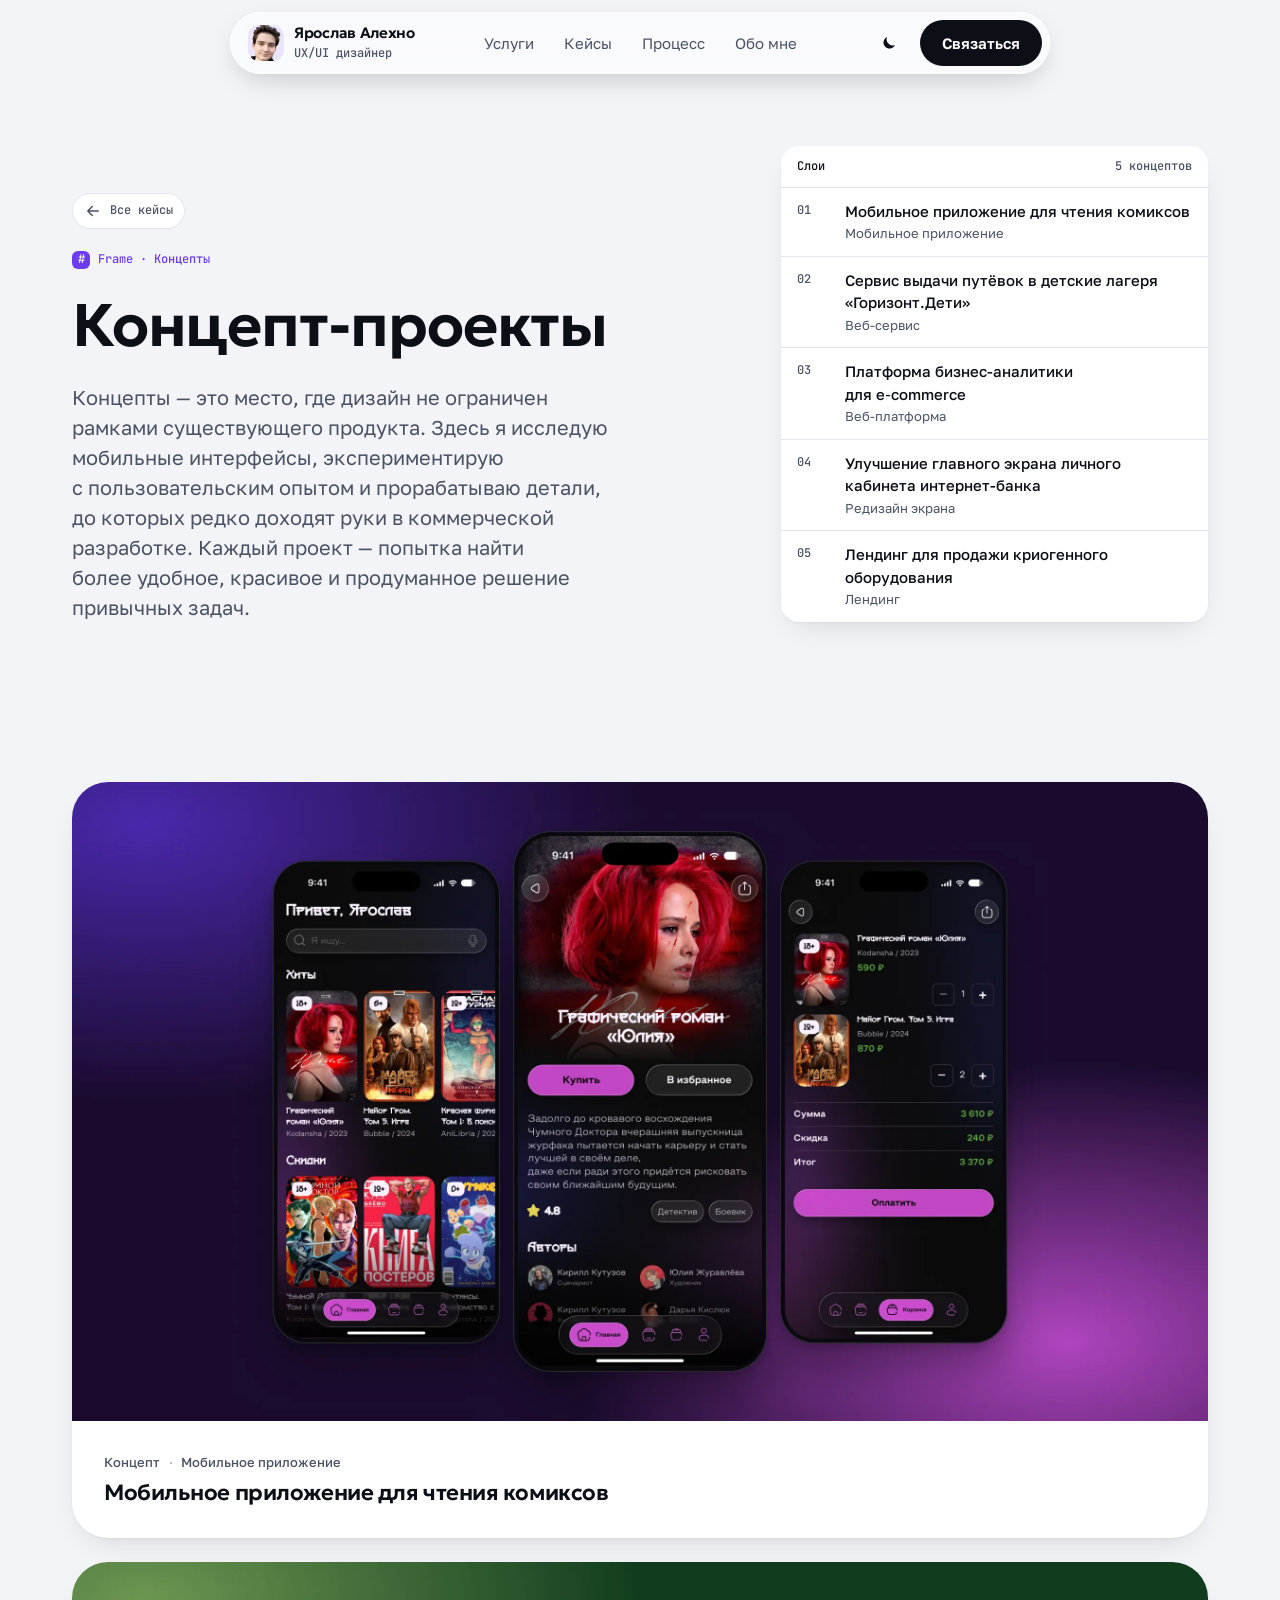
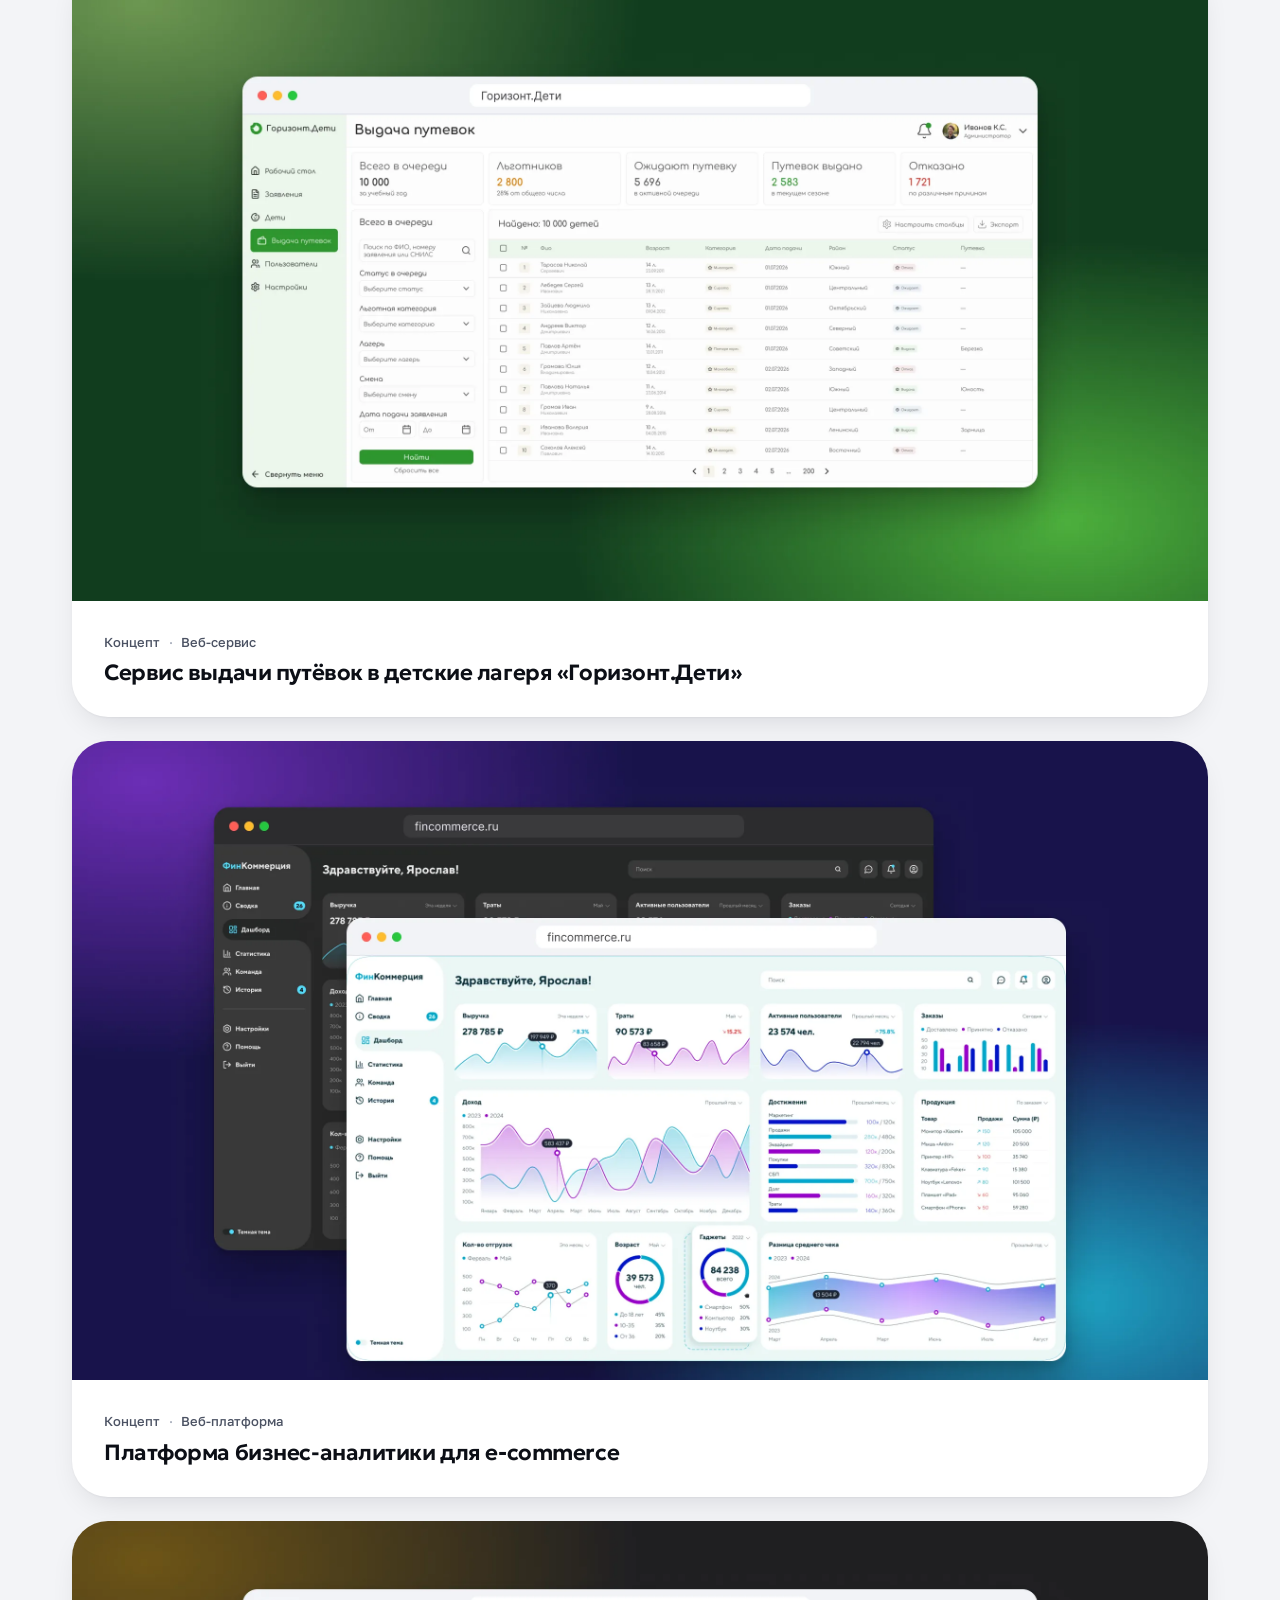
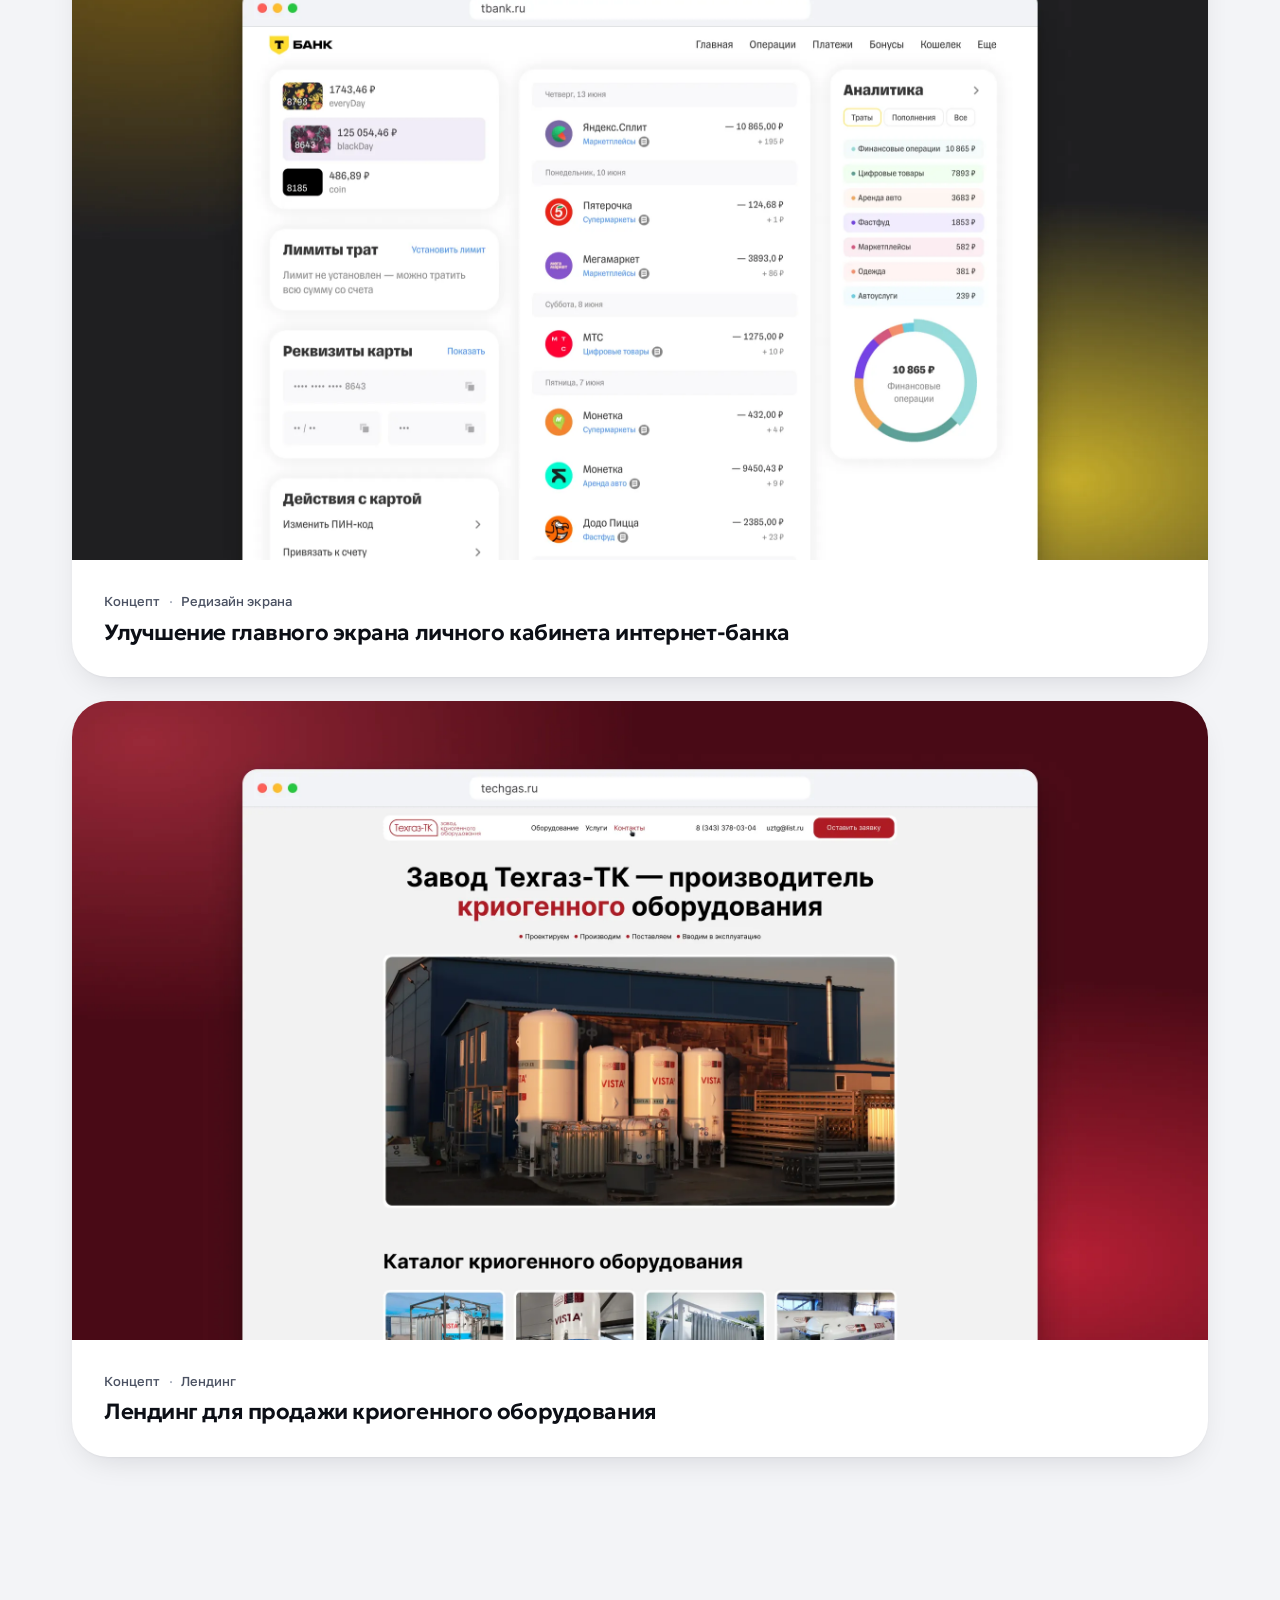
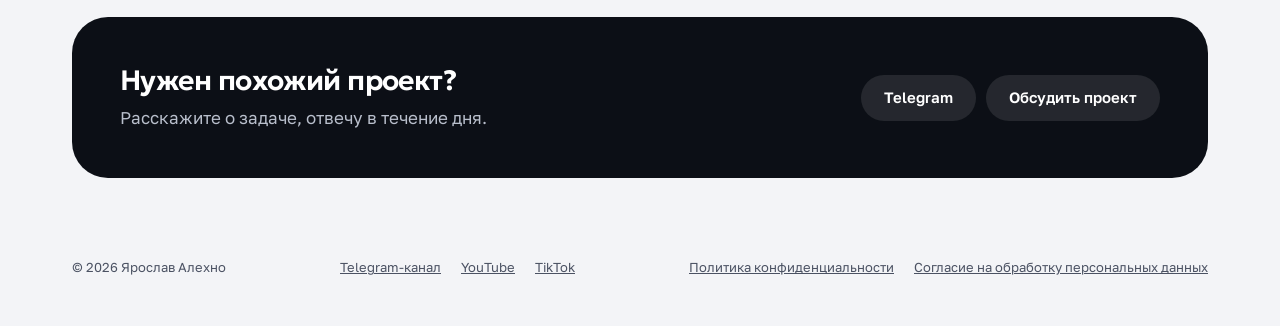
<file: concepts.html>
<!doctype html>
<!--
  Концепт-проекты — Ярослав Алехно
  Ярослав Алехно, UX/UI дизайнер — https://yaroslavalekhno.ru
  Статический сайт: HTML, CSS и немного JavaScript без фреймворков.
-->
<html lang="ru">
<head>
<meta charset="utf-8">
<meta name="viewport" content="width=device-width, initial-scale=1, viewport-fit=cover">
<title>Концепт-проекты — Ярослав Алехно</title>
<link rel="icon" href="/favicon.ico" sizes="any">
<link rel="icon" type="image/png" sizes="32x32" href="/favicon-32.png">
<link rel="apple-touch-icon" href="/apple-touch-icon.png">
<meta name="robots" content="index, follow">
<link rel="canonical" href="https://yaroslavalekhno.ru/concepts">
<meta property="og:url" content="https://yaroslavalekhno.ru/concepts">
<meta property="og:type" content="article">
<meta property="og:site_name" content="Ярослав Алехно">
<meta property="og:locale" content="ru_RU">
<meta property="og:title" content="Концепт-проекты — Ярослав Алехно">
<meta property="og:description" content="Концепты UX/UI дизайнера Ярослава Алехно: мобильные интерфейсы, веб-платформы и лендинги.">
<meta property="og:image" content="https://yaroslavalekhno.ru/img/og/concepts.jpg?v=2">
<meta property="og:image:width" content="1200">
<meta property="og:image:height" content="630">
<meta property="og:image:type" content="image/jpeg">
<meta property="og:image:alt" content="Концепт-проекты — Ярослав Алехно">
<meta name="twitter:card" content="summary_large_image">
<meta name="theme-color" content="#f3f4f7">
<meta name="author" content="Ярослав Алехно">
<meta name="format-detection" content="telephone=no">
<script type="application/ld+json">
{
  "@context": "https://schema.org",
  "@graph": [
    {
      "@type": "WebPage",
      "@id": "https://yaroslavalekhno.ru/concepts#page",
      "url": "https://yaroslavalekhno.ru/concepts",
      "name": "Концепт-проекты — Ярослав Алехно",
      "description": "Концепты UX/UI дизайнера Ярослава Алехно: мобильные интерфейсы, веб-платформы и лендинги.",
      "inLanguage": "ru",
      "isPartOf": {
        "@id": "https://yaroslavalekhno.ru/#site"
      },
      "about": {
        "@id": "https://yaroslavalekhno.ru/#person"
      }
    },
    {
      "@type": "BreadcrumbList",
      "itemListElement": [
        {
          "@type": "ListItem",
          "position": 1,
          "name": "Главная",
          "item": "https://yaroslavalekhno.ru/"
        },
        {
          "@type": "ListItem",
          "position": 2,
          "name": "Концепт-проекты",
          "item": "https://yaroslavalekhno.ru/concepts"
        }
      ]
    }
  ]
}
</script>
<meta name="description" content="Концепты UX/UI дизайнера Ярослава Алехно: мобильные интерфейсы, веб-платформы и лендинги.">
<link rel="preload" href="/fonts/golos-text-cyrillic-400-normal.woff2" as="font" type="font/woff2" crossorigin>
<link rel="preload" href="/fonts/geologica-cyrillic-600-normal.woff2" as="font" type="font/woff2" crossorigin>
<style>
@font-face {
  font-family: 'Golos Text';
  font-style: normal;
  font-weight: 400;
  font-display: swap;
  src: url(/fonts/golos-text-cyrillic-400-normal.woff2) format('woff2');
  unicode-range: U+0301, U+0400-045F, U+0490-0491, U+04B0-04B1, U+2116
}
@font-face {
  font-family: 'Golos Text';
  font-style: normal;
  font-weight: 400;
  font-display: swap;
  src: url(/fonts/golos-text-latin-400-normal.woff2) format('woff2');
  unicode-range: U+0000-00FF, U+0131, U+0152-0153, U+02BB-02BC, U+02C6, U+02DA, U+02DC, U+0304, U+0308, U+0329, U+2000-206F, U+20AC, U+2122, U+2191, U+2193, U+2212, U+2215, U+FEFF, U+FFFD
}
@font-face {
  font-family: 'Golos Text';
  font-style: normal;
  font-weight: 500;
  font-display: swap;
  src: url(/fonts/golos-text-cyrillic-500-normal.woff2) format('woff2');
  unicode-range: U+0301, U+0400-045F, U+0490-0491, U+04B0-04B1, U+2116
}
@font-face {
  font-family: 'Golos Text';
  font-style: normal;
  font-weight: 500;
  font-display: swap;
  src: url(/fonts/golos-text-latin-500-normal.woff2) format('woff2');
  unicode-range: U+0000-00FF, U+0131, U+0152-0153, U+02BB-02BC, U+02C6, U+02DA, U+02DC, U+0304, U+0308, U+0329, U+2000-206F, U+20AC, U+2122, U+2191, U+2193, U+2212, U+2215, U+FEFF, U+FFFD
}
@font-face {
  font-family: 'Golos Text';
  font-style: normal;
  font-weight: 600;
  font-display: swap;
  src: url(/fonts/golos-text-cyrillic-600-normal.woff2) format('woff2');
  unicode-range: U+0301, U+0400-045F, U+0490-0491, U+04B0-04B1, U+2116
}
@font-face {
  font-family: 'Golos Text';
  font-style: normal;
  font-weight: 600;
  font-display: swap;
  src: url(/fonts/golos-text-latin-600-normal.woff2) format('woff2');
  unicode-range: U+0000-00FF, U+0131, U+0152-0153, U+02BB-02BC, U+02C6, U+02DA, U+02DC, U+0304, U+0308, U+0329, U+2000-206F, U+20AC, U+2122, U+2191, U+2193, U+2212, U+2215, U+FEFF, U+FFFD
}
@font-face {
  font-family: 'Geologica';
  font-style: normal;
  font-weight: 600;
  font-display: swap;
  src: url(/fonts/geologica-cyrillic-600-normal.woff2) format('woff2');
  unicode-range: U+0301, U+0400-045F, U+0490-0491, U+04B0-04B1, U+2116
}
@font-face {
  font-family: 'Geologica';
  font-style: normal;
  font-weight: 600;
  font-display: swap;
  src: url(/fonts/geologica-latin-600-normal.woff2) format('woff2');
  unicode-range: U+0000-00FF, U+0131, U+0152-0153, U+02BB-02BC, U+02C6, U+02DA, U+02DC, U+0304, U+0308, U+0329, U+2000-206F, U+20AC, U+2122, U+2191, U+2193, U+2212, U+2215, U+FEFF, U+FFFD
}
@font-face {
  font-family: 'JetBrains Mono';
  font-style: normal;
  font-weight: 500;
  font-display: swap;
  src: url(/fonts/jetbrains-mono-cyrillic-500-normal.woff2) format('woff2');
  unicode-range: U+0301, U+0400-045F, U+0490-0491, U+04B0-04B1, U+2116
}
@font-face {
  font-family: 'JetBrains Mono';
  font-style: normal;
  font-weight: 500;
  font-display: swap;
  src: url(/fonts/jetbrains-mono-latin-500-normal.woff2) format('woff2');
  unicode-range: U+0000-00FF, U+0131, U+0152-0153, U+02BB-02BC, U+02C6, U+02DA, U+02DC, U+0304, U+0308, U+0329, U+2000-206F, U+20AC, U+2122, U+2191, U+2193, U+2212, U+2215, U+FEFF, U+FFFD
}
</style>
<style>
/* Основа: спокойный светлый фон, содержимое на сплошных подложках. Стекло только у плавающего меню и у виджетов поверх яркого цвета */
:root {
  color-scheme: light;
  --paper: #f3f4f7;
  --surface: #ffffff;
  --ink: #0c0f16;
  --ink-2: #4b5263;
  --line: #e2e5ec;
  --accent: #6b3cf0;
  --accent-soft: rgba(107, 60, 240, .09);
  --ok: #11845b;
  --display: "Geologica", "Golos Text", system-ui, sans-serif;
  --body: "Golos Text", system-ui, -apple-system, "Segoe UI", sans-serif;
  --mono: "JetBrains Mono", ui-monospace, Menlo, monospace;
  /* Шрифтовая шкала: 9 размеров на весь сайт, по три ступени (телефон / от 600px / от 980px).
     h1–h4 заголовки, lead вводный абзац, p основной текст, s мелкий текст и кнопки,
     xs подписи и метки, mono технические подписи. */
  --t-h1: 34px;
  --t-h2: 28px;
  --t-h3: 22px;
  --t-h4: 18px;
  --t-lead: 17px;
  --t-p: 16px;
  --t-s: 15px;
  --t-xs: 13px;
  --t-mono: 12px;
  /* Одно межстрочное и одно межбуквенное на семейство */
  --lh-display: 1.15;
  --ls-display: -.02em;
  --lh-body: 1.5;
  --lh-mono: 1.4;
  --fw-display: 600;
  --fw-body: 400;
  --fw-medium: 500;
  --fw-strong: 600;
  --ic: 16px;
  --r-xl: 36px;
  --r-l: 26px;
  --r-m: 18px;
  --glass-bg: rgba(255, 255, 255, .58);
  --glass-edge: rgba(255, 255, 255, .9);
  --shadow: 0 1px 2px rgba(12, 15, 22, .04), 0 12px 32px -12px rgba(12, 15, 22, .14);
  /* Вертикальный ритм, шаг 8px. Чем дальше элементы по смыслу, тем больше между ними расстояние:
     --sec   между разделами страницы (одинаково на всех страницах и между любыми разделами);
     --head  от заголовка раздела до его содержимого;
     --grid  между карточками одной группы;
     --pad / --pad-s / --pad-l  внутренние поля больших карточек / плиток / тёмных и цветных панелей.
     Внутри карточки расстояние между элементами всегда меньше её внутреннего поля. */
  --sec: 80px;
  --head: 32px;
  --grid: 16px;
  --pad: 24px;
  --pad-s: 20px;
  --pad-l: 32px;
}
@media (min-width:600px) {
  :root {
    --t-h1: 44px;
    --t-h2: 36px;
    --t-h3: 24px;
    --t-h4: 20px;
    --t-lead: 18px;
    --t-p: 17px;
    --sec: 112px;
    --head: 40px
  }
}
@media (min-width:980px) {
  :root {
    --t-h1: 60px;
    --t-h2: 48px;
    --t-h3: 28px;
    --t-h4: 22px;
    --t-lead: 20px;
    --ic: 18px;
    --sec: 160px;
    --head: 48px;
    --grid: 24px;
    --pad: 32px;
    --pad-l: 48px
  }
}
* {
  box-sizing: border-box
}
html {
  scroll-padding-top: 96px
}
@media (prefers-reduced-motion:no-preference) {
  html {
    scroll-behavior: smooth
  }
}
body {
  margin: 0;
  background: var(--paper);
  color: var(--ink);
  font: var(--fw-body) var(--t-p)/var(--lh-body) var(--body);
  -webkit-font-smoothing: antialiased;
  overflow-x: hidden
}
img {
  max-width: 100%;
  height: auto;
  display: block
}
a {
  color: inherit
}
:focus-visible {
  outline: 2px solid var(--accent);
  outline-offset: 3px;
  border-radius: 10px
}
h1,
h2,
h3 {
  font-family: var(--display);
  margin: 0;
  text-wrap: balance;
  letter-spacing: var(--ls-display);
  line-height: var(--lh-display)
}
p {
  margin: 0
}
b,
strong {
  font-weight: inherit
}
p,
li,
dd {
  text-wrap: pretty
}
.wrap {
  max-width: 1200px;
  margin: 0 auto;
  padding-inline: 16px
}
@media (min-width:720px) {
  .wrap {
    padding-inline: 32px
  }
}

/* Стекло: только для меню и виджетов поверх цвета */
.glass {
  background: var(--glass-bg);
  backdrop-filter: blur(22px) saturate(180%);
  -webkit-backdrop-filter: blur(22px) saturate(180%);
  box-shadow: inset 0 1px 0 var(--glass-edge), inset 0 0 0 1px rgba(255, 255, 255, .35), 0 10px 30px -10px rgba(12, 15, 22, .25)
}

/* Меню */
.nav {
  position: sticky;
  top: calc(env(safe-area-inset-top, 0px) + 12px);
  z-index: 10;
  margin-top: 12px;
  transition: transform .4s cubic-bezier(.2, .7, .2, 1)
}
.nav.nav-hide {
  transform: translateY(calc(-100% - 24px))
}
.nav-in {
  display: flex;
  align-items: center;
  gap: 8px;
  padding: 8px 8px 8px 18px;
  border-radius: 999px;
  max-width: 820px;
  margin: 0 auto
}

.nav ul {
  display: none;
  list-style: none;
  margin: 0 auto;
  padding: 0;
  gap: 2px
}
.nav ul a {
  display: block;
  padding: 9px 14px;
  border-radius: 999px;
  text-decoration: none;
  font-size: var(--t-s);
  color: var(--ink-2)
}
@media (hover:hover) {
  .nav ul a:hover {
    background: rgba(255, 255, 255, .8);
    color: var(--ink)
  }
}
.nav .btn {
  margin-left: auto
}
@media (min-width:860px) {
  .nav ul {
    display: flex
  }
  .nav .btn {
    margin-left: 0
  }
}

.btn {
  display: inline-flex;
  align-items: center;
  justify-content: center;
  gap: 10px;
  min-height: 46px;
  padding: 0 22px;
  border-radius: 999px;
  font: var(--fw-strong) var(--t-s)/var(--lh-body) var(--body);
  text-decoration: none;
  border: 0;
  cursor: pointer;
  white-space: nowrap;
  transition: translate .15s ease-out, scale .15s ease-out, background-color .15s ease-out;
  -webkit-tap-highlight-color: transparent
}
@media (hover:hover) {
  .btn:hover {
    translate: 0 -1px
  }
}
.btn-ink {
  background: var(--ink);
  color: #fff
}
@media (hover:hover) {
  .btn-ink:hover {
    background: #262b38
  }
}
.btn-line {
  background: var(--surface);
  color: var(--ink);
  box-shadow: inset 0 0 0 1px var(--line);
  border: 1px solid transparent
}
@media (hover:hover) {
  .btn-line:hover {
    box-shadow: inset 0 0 0 1px #c9cdd8
  }
}
.arrow {
  line-height: 1
}

/* Первый экран */
.hero {
  display: grid;
  gap: 32px;
  padding-block: 48px calc(var(--sec)/2)
}
@media (min-width:980px) {
  .hero {
    grid-template-columns: 1.05fr 1fr;
    align-items: stretch;
    padding-block: 72px calc(var(--sec)/2);
    gap: 48px
  }
  .hero .stage {
    aspect-ratio: auto;
    height: 100%;
    min-height: 520px
  }
}
.status {
  display: inline-flex;
  align-items: center;
  gap: 10px;
  font-size: var(--t-xs);
  font-weight: var(--fw-medium);
  color: var(--ink-2);
  background: var(--surface);
  padding: 8px 14px 8px 12px;
  border-radius: 999px;
  box-shadow: inset 0 0 0 1px var(--line);
  width: fit-content
}
.dot {
  width: 8px;
  height: 8px;
  border-radius: 50%;
  background: var(--ok);
  box-shadow: 0 0 0 4px rgba(17, 132, 91, .15)
}
.hero-copy {
  display: grid;
  gap: 28px;
  align-content: start
}
.hero-head {
  display: grid;
  gap: 14px
}
.hero-name {
  margin: 0;
  display: flex;
  flex-wrap: wrap;
  align-items: baseline;
  gap: 4px 12px
}
.hero-name b {
  font: var(--fw-display) var(--t-h4)/var(--lh-display) var(--display);
  letter-spacing: var(--ls-display);
  color: var(--ink)
}
.hero-name span {
  font: 500 var(--t-mono)/var(--lh-mono) var(--mono);
  color: var(--accent)
}
h1 {
  margin-bottom: 14px;
  font-size: var(--t-h1);
  
  font-weight: var(--fw-display)
}
h1 em {
  font-style: normal;
  position: relative;
  display: inline-block;
  outline: 2px solid var(--accent);
  outline-offset: 4px;
  background: var(--accent-soft);
  border-radius: 2px
}
.sel-h {
  position: relative;
  display: inline-block
}
.sel-h::before {
  content: attr(data-spec);
  position: absolute;
  left: -6px;
  bottom: -34px;
  font: 500 var(--t-mono)/var(--lh-mono) var(--mono);
  letter-spacing: 0;
  color: #fff;
  background: var(--accent);
  padding: 5px 7px;
  border-radius: 5px;
  white-space: nowrap
}
.handle {
  position: absolute;
  width: 9px;
  height: 9px;
  background: #fff;
  border: 2px solid var(--accent);
  border-radius: 2px
}
.lead {
  font-size: var(--t-lead);
  color: var(--ink-2);
  max-width: 46ch
}
.cta {
  display: flex;
  flex-wrap: wrap;
  gap: 10px
}
.clients {
  display: flex;
  flex-wrap: wrap;
  align-items: center;
  gap: 8px 20px;
  font-size: var(--t-xs);
  color: var(--ink-2);
  padding-top: 8px
}
.clients b {
  font: var(--fw-display) var(--t-s)/var(--lh-display) var(--display);
  color: var(--ink);
  letter-spacing: var(--ls-display)
}

/* Витрина на первом экране: единственное место, где стекло лежит на цвете */
.stage {
  position: relative;
  border-radius: var(--r-xl);
  overflow: hidden;
  aspect-ratio: 5/4.4;
  max-width: 100%;
  min-height: 360px;
  background:
    radial-gradient(60% 55% at 18% 22%, #b59bff 0%, transparent 70%),
    radial-gradient(55% 60% at 85% 30%, #ff9fb8 0%, transparent 70%),
    radial-gradient(65% 60% at 60% 95%, #ffd36e 0%, transparent 70%),
    radial-gradient(50% 50% at 10% 90%, #8fe3d0 0%, transparent 70%), #ddd0ff
}
.stage::after {
  content: "";
  position: absolute;
  inset: 0;
  background: url("data:image/svg+xml,%3Csvg xmlns='http://www.w3.org/2000/svg' width='120' height='120'%3E%3Cfilter id='n'%3E%3CfeTurbulence baseFrequency='.9' numOctaves='2'/%3E%3C/filter%3E%3Crect width='120' height='120' filter='url(%23n)' opacity='.08'/%3E%3C/svg%3E");
  mix-blend-mode: overlay;
  pointer-events: none
}
.w {
  position: absolute;
  border-radius: 22px;
  padding: 18px 20px;
  color: var(--ink);
  cursor: grab;
  touch-action: none;
  user-select: none
}
.w img {
  pointer-events: none;
  -webkit-user-drag: none;
  -webkit-touch-callout: none
}
.w.drag {
  cursor: grabbing;
  outline: 2px solid var(--accent);
  outline-offset: 3px;
  z-index: 3
}
.hint {
  position: absolute;
  left: 14px;
  top: 14px;
  font: 500 var(--t-mono)/var(--lh-mono) var(--mono);
  color: var(--ink);
  background: rgba(255, 255, 255, .7);
  padding: 7px 9px;
  border-radius: 8px
}
.cmp {
  position: relative
}
.cursor {
  position: absolute;
  right: -34px;
  bottom: -6px;
  display: flex;
  align-items: flex-start;
  gap: 2px;
  pointer-events: none;
  z-index: 2
}
.cursor svg {
  width: 18px;
  height: 18px
}
.cursor span {
  font: var(--fw-strong) var(--t-xs)/var(--lh-body) var(--body);
  color: #fff;
  background: #e5484d;
  padding: 5px 8px;
  border-radius: 8px 8px 8px 2px;
  margin-top: 14px
}
@media (prefers-reduced-motion:no-preference) {
  .cursor {
    animation: roam 9s ease-in-out 2
  }
  @keyframes roam {
    30% {
      transform: translate(-26px, -10px)
    }
    60% {
      transform: translate(-8px, 6px)
    }
  }
}
.w small {
  display: block;
  font-size: var(--t-xs);
  font-weight: var(--fw-medium);
  color: #2c3242;
  margin-bottom: 6px
}
.w-metric {
  left: 7%;
  top: 9%;
  width: min(58%, 270px)
}
.w-metric .big {
  font: var(--fw-display) var(--t-h3)/var(--lh-display) var(--display);
  letter-spacing: var(--ls-display);
  font-variant-numeric: tabular-nums
}
.w-metric .big span {
  display: block;
  font: var(--fw-medium) var(--t-s)/var(--lh-body) var(--body);
  letter-spacing: 0;
  color: #2c3242;
  margin-top: 4px
}
.bars {
  display: flex;
  align-items: flex-end;
  gap: 6px;
  height: 46px;
  margin-top: 14px
}
.bars i {
  flex: 1;
  border-radius: 6px;
  background: rgba(12, 15, 22, .18)
}
.bars i:last-child {
  background: var(--ink)
}
.w-flow {
  right: 5%;
  top: 54%;
  width: min(44%, 230px)
}
.flow {
  display: grid;
  gap: 8px
}
.flow div {
  display: flex;
  align-items: center;
  gap: 10px;
  font-size: var(--t-xs);
  font-weight: var(--fw-medium);
  background: rgba(255, 255, 255, .6);
  border-radius: 12px;
  padding: 8px 10px
}
.flow div i {
  width: 18px;
  height: 18px;
  border-radius: 6px;
  background: var(--ink);
  flex: none
}
.flow div:nth-child(2) i {
  background: var(--accent)
}
.flow div:nth-child(3) i {
  background: var(--ok)
}
.w-avail {
  left: 5%;
  bottom: 7%;
  display: flex;
  align-items: center;
  gap: 12px;
  border-radius: 999px;
  padding: 10px 18px 10px 10px;
  font-size: var(--t-xs);
  font-weight: var(--fw-strong)
}
.w-avail .av {
  width: 38px;
  height: 38px;
  border-radius: 50%;
  background: linear-gradient(135deg, #6b3cf0, #c9a8ff);
  overflow: hidden;
  display: grid;
  place-items: center;
  color: #fff;
  font: var(--fw-display) var(--t-xs)/var(--lh-display) var(--display);
  letter-spacing: var(--ls-display)
}

@media (max-width:600px) {
  .stage {
    aspect-ratio: 4/5
  }
  .w-metric {
    width: 72%
  }
  .w-flow {
    top: auto;
    bottom: 24%;
    width: 62%
  }
  .w-avail {
    bottom: 5%
  }
}
.w-photo {
  margin: 0;
  right: 7%;
  top: 7%;
  padding: 10px;
  border-radius: 24px;
  width: clamp(120px, 24%, 168px)
}
.photo {
  display: block;
  width: 100%;
  height: auto;
  aspect-ratio: 1;
  border-radius: 16px;
  object-fit: cover;
  background: linear-gradient(140deg, #6b3cf0, #c9a8ff 70%, #ffd1e8);
  color: #fff;
  font: var(--fw-display) var(--t-h3)/var(--lh-display) var(--display);
  display: grid;
  place-items: center;
  pointer-events: none;
  letter-spacing: var(--ls-display)
}
.w-photo figcaption {
  display: flex;
  justify-content: space-between;
  gap: 6px;
  font: 500 var(--t-mono)/var(--lh-mono) var(--mono);
  color: #2c3242;
  padding: 9px 4px 2px
}
.w-avail .av img {
  width: 100%;
  height: 100%;
  object-fit: cover
}
@media (min-width:601px) and (max-width:979px) {
  .stage {
    aspect-ratio: 16/9;
    min-height: 0
  }
  .w-flow {
    top: auto;
    bottom: 8%
  }
  .w-photo {
    width: 130px;
    right: auto;
    left: 46%;
    top: 7%
  }
}

/* без !important: иначе на телефоне перетаскивание не может сдвинуть карточки (inline left/top из скрипта проигрывают) */
@media (max-width:600px) {
  #stage {
    aspect-ratio: 3/4.3
  }
  #stage .hint {
    display: none
  }
  #stage .w-photo {
    width: 30%;
    top: 5%;
    right: 4%
  }
  #stage .w-metric {
    width: 56%;
    left: 4%;
    top: 5%
  }
  #stage .w-flow {
    width: 64%;
    top: auto;
    bottom: 19%
  }
  .w-photo figcaption span+span {
    display: none
  }
}
@media (max-width:420px) {
  #stage {
    aspect-ratio: 3/5.4
  }
  #stage .w {
    padding: 14px 16px
  }
  #stage .w-metric {
    width: 62%;
    left: 4%
  }
  #stage .w-photo {
    width: 28%
  }
  #stage .w-flow {
    bottom: 15%
  }
  #stage .w-avail {
    bottom: 3%
  }
  #stage .sp span {
    
    padding: 6px 9px;
    white-space: nowrap
  }
}

/* Первый экран целиком в видимой области на любом устройстве. Высота считается от экрана:
   svh — высота без панелей мобильного браузера, --nav — место под плавающим меню (12 + 62), --fold — запас до нижнего края.
   Шрифт заголовка и промежутки уменьшаются на невысоких экранах, витрина по высоте равна тексту. */
:root {
  --vh: 100vh;
  --nav: 74px;
  --fold: 16px;
  --hero-top: clamp(16px, calc(var(--vh)*.05), 72px);
  --hero-gap: clamp(16px, calc(var(--vh)*.03), 28px)
}
@supports (height:100svh) {
  :root {
    --vh: 100svh
  }
}
.hero {
  padding-top: var(--hero-top)
}
.hero h1 {
  font-size: min(var(--t-h1), calc(var(--vh)*.072))
}

/* один промежуток между всеми группами текста; подпись «Text · Geologica SemiBold» висит под заголовком и входит в него */
.hero-copy {
  gap: var(--hero-gap)
}
.hero-copy h1 {
  margin-bottom: 30px;
  
}
.clients {
  padding-top: 0
}
@media (min-width:980px) {
  .hero .stage {
    min-height: 460px
  }
}

/* планшет: если под текстом остаётся место, витрина занимает этот остаток, на невысоком экране её нет */
@media (min-width:601px) and (max-width:979px) {
  #stage {
    display: none
  }
}
@media (min-width:601px) and (max-width:979px) and (min-height:900px) {
  .hero {
    display: flex;
    flex-direction: column;
    gap: var(--grid);
    min-height: calc(var(--vh) - var(--nav) - var(--fold) + var(--sec)/2)
  }
  .hero-copy {
    flex: none
  }
  #stage {
    display: block;
    flex: 1 1 0;
    min-height: 0;
    aspect-ratio: auto
  }
  #stage .w-flow,
  #stage .hint {
    display: none
  }
}

/* телефон: перетаскиваемую витрину убираем, первый экран — только текст */
@media (max-width:600px) {
  #stage {
    display: none
  }
  .hero h1 {
    font-size: min(var(--t-h1), calc(var(--vh)*.06))
  }
  .hero-head {
    gap: 10px
  }
}
@media (max-height:620px) and (max-width:979px) {
  .hero-name span {
    display: none
  }
  .lead {
    font-size: var(--t-p)
  }
}
@media (max-height:520px) and (max-width:979px) {
  .status {
    display: none
  }
}
.sp {
  display: flex;
  flex-wrap: wrap;
  gap: 6px
}
.sp span {
  padding: 7px 10px;
  border-radius: 10px;
  background: rgba(255, 255, 255, .7);
  font-size: var(--t-xs);
  font-weight: var(--fw-strong)
}
.sp-foot {
  margin-top: 10px;
  font-size: var(--t-xs);
  color: #2c3242
}
.sp-foot b {
  font-family: var(--display);
  font-weight: var(--fw-display);
  line-height: var(--lh-display);
  letter-spacing: var(--ls-display)
}

.cmp {
  display: grid;
  gap: 6px;
  padding: 14px;
  border-radius: 14px;
  border: 1.5px dashed rgba(107, 60, 240, .5);
  background: rgba(255, 255, 255, .35)
}
.cmp-b {
  display: flex;
  justify-content: center;
  text-align: center;
  padding: 10px 12px;
  border-radius: 999px;
  font-size: var(--t-xs);
  font-weight: var(--fw-strong)
}
.cmp-b.ink {
  background: var(--ink);
  color: #fff
}
.cmp-b.line {
  background: #fff;
  color: var(--ink)
}
.vars {
  display: flex;
  gap: 4px;
  margin-top: 8px
}
.vars span {
  font: 500 var(--t-mono)/var(--lh-mono) var(--mono);
  padding: 5px 7px;
  border-radius: 6px;
  color: #2c3242
}
.vars .on {
  background: var(--accent);
  color: #fff
}
.logo {
  display: flex;
  align-items: center;
  gap: 10px;
  text-decoration: none;
  color: inherit
}
.mark {
  display: grid;
  place-items: center;
  width: 36px;
  height: 36px;
  border-radius: 11px;
  background: linear-gradient(135deg, var(--accent), #c9a8ff);
  color: #fff;
  font: var(--fw-display) var(--t-xs)/var(--lh-display) var(--display);
  letter-spacing: var(--ls-display);
  transition: transform .35s cubic-bezier(.2, .7, .2, 1), border-radius .35s
}
@media (hover:hover) {
  .logo:hover .mark {
    transform: rotate(-8deg);
    border-radius: 50%
  }
}
img.mark {
  object-fit: cover;
  background: #eae4fc
}
@media (hover:hover) {
  .logo:hover img.mark {
    transform: scale(1.06)
  }
}
.lname {
  display: grid;
  gap: 3px;
  font: var(--fw-display) var(--t-s)/var(--lh-display) var(--display);
  letter-spacing: var(--ls-display);
  white-space: nowrap
}
.lname small {
  font: 500 var(--t-mono)/var(--lh-mono) var(--mono);
  letter-spacing: 0;
  color: var(--ink-2);
  transition: color .2s
}
@media (hover:hover) {
  .logo:hover .lname small {
    color: var(--accent)
  }
}
.nav ul a.on {
  background: var(--accent-soft);
  color: var(--accent)
}
@media (max-width:420px) {
  .lname {
    display: none
  }
}

/* Микроанимации */
.btn:not(:disabled):not([aria-disabled]):active {
  scale: .96
}
.btn[aria-disabled] {
  opacity: .7;
  cursor: progress
}
.btn .arrow {
  transition: transform .25s
}
@media (hover:hover) {
  .btn:hover .arrow {
    transform: translateX(3px)
  }
}
.svc {
  position: relative
}
.svc::after {
  content: "→";
  position: absolute;
  right: 0;
  bottom: var(--pad);
  font-size: 20px;
  color: var(--accent);
  opacity: 0;
  transform: translateX(-8px);
  transition: opacity .2s ease-out, transform .2s ease-out
}
@media (hover:hover) {
  .svc:hover::after {
    opacity: 1;
    transform: none
  }
}
/* пульс — отдельным кольцом через transform и opacity, чтобы анимацию считала видеокарта, а не перерисовка */
.dot {
  position: relative;
  flex: none
}
.dot::after {
  content: "";
  position: absolute;
  inset: 0;
  border-radius: 50%;
  background: rgba(17, 132, 91, .45);
  opacity: 0;
  animation: pulse 2.4s ease-out 3
}
@keyframes pulse {
  0% {
    transform: scale(1);
    opacity: 1
  }
  70%,
  100% {
    transform: scale(3.25);
    opacity: 0
  }
}
.anim .rv {
  opacity: 0;
  translate: 0 12px;
  transition: opacity .6s ease-out var(--d, 0ms), translate .6s cubic-bezier(.2, .7, .2, 1) var(--d, 0ms), transform .3s ease, box-shadow .3s ease
}
.anim .rv.in {
  opacity: 1;
  translate: 0 0
}
.anim h1 em {
  animation: selin .7s .35s both
}
@keyframes selin {
  from {
    outline-color: transparent;
    background: transparent
  }
}
.anim .sel-h::before {
  animation: pop .4s .9s both
}
@keyframes pop {
  from {
    opacity: 0;
    transform: translateY(-4px)
  }
}
.anim .stage:not(.settled) .w {
  animation: wIn .7s cubic-bezier(.2, .7, .2, 1) both
}
.anim .stage:not(.settled) .w-photo {
  animation-delay: .12s
}
.anim .stage:not(.settled) .w-flow {
  animation-delay: .24s
}
.anim .stage:not(.settled) .w-avail {
  animation-delay: .36s
}
@keyframes wIn {
  from {
    opacity: 0;
    translate: 0 24px;
    scale: .96
  }
}
@media (prefers-reduced-motion:reduce) {
  *,
  *::before,
  *::after {
    animation: none !important;
    transition: none !important
  }
}
.case .shot>img {
  position: absolute;
  inset: 0;
  width: 100%;
  height: 100%;
  object-fit: cover;
  z-index: -1
}
.shot>picture>img {
  position: absolute;
  inset: 0;
  width: 100%;
  height: 100%;
  object-fit: cover;
  z-index: -1
}
.shot:has(>img, >picture) {
  background: none
}
@media (max-width:600px) {
  .shot .ph {
    display: none
  }
  .case .chips {
    gap: 6px;
    left: 12px;
    bottom: 12px;
    right: 12px
  }
  .case .chip {
    padding: 8px 10px;
    
  }
  .case .chip b {
    font-size: var(--t-p)
  }
  .case .chip:nth-child(n+2) {
    display: none
  }
}

/* Секции */
section {
  padding-block: calc(var(--sec)/2)
}
.sec-head {
  display: grid;
  gap: 14px;
  margin-bottom: var(--head);
  max-width: 720px
}
.kicker {
  font: 500 var(--t-mono)/var(--lh-mono) var(--mono);
  color: var(--accent);
  display: inline-flex;
  align-items: center;
  gap: 8px
}
.kicker::before {
  content: "#";
  display: grid;
  place-items: center;
  width: var(--ic);
  height: var(--ic);
  border-radius: 6px;
  background: var(--accent);
  color: #fff;
  font-size: 12px
}
h2 {
  font-size: var(--t-h2);
  
  font-weight: var(--fw-display)
}
.sec-head p:not(.kicker) {
  color: var(--ink-2);
  font-size: var(--t-lead);
  max-width: 58ch
}

/* Для кого: заказчики и работодатели */
.split {
  display: grid;
  gap: var(--grid)
}
@media (min-width:820px) {
  .split {
    grid-template-columns: 1fr 1fr
  }
}
.aud {
  background: var(--surface);
  border-radius: var(--r-l);
  padding: var(--pad);
  display: grid;
  gap: 12px;
  align-content: start;
  box-shadow: var(--shadow)
}
.aud h3 {
  font-size: var(--t-h4);
  font-weight: var(--fw-display)
}
.aud ul {
  list-style: none;
  margin: 0;
  padding: 0;
  display: grid;
  gap: 8px
}
.aud li {
  display: flex;
  gap: 12px;
  color: var(--ink-2)
}
.aud li::before {
  content: "";
  flex: none;
  width: 6px;
  height: 6px;
  border-radius: 50%;
  background: var(--accent);
  margin-top: 11px
}
.aud .btn {
  justify-self: start;
  margin-top: 4px
}
@media (min-width:601px) {
  .aud .btn {
    margin-top: 8px
  }
}

/* Услуги */
.services {
  display: grid;
  border-top: 1px solid var(--ink)
}
.svc {
  -webkit-tap-highlight-color: transparent;
  text-decoration: none;
  color: inherit;
  display: grid;
  gap: 12px 32px;
  padding: var(--pad) 0;
  border-bottom: 1px solid var(--line);
  grid-template-columns: 1fr auto;
  grid-template-areas: "t term" "d d" "f f";
  transition: background .2s
}
.svc-top {
  display: contents
}
.svc h3 {
  grid-area: t;
  font-size: var(--t-h3);
  font-weight: var(--fw-display);
  
}
.svc p:not(.for) {
  grid-area: d;
  color: var(--ink-2);
  max-width: 52ch;
  
}
.svc .for {
  grid-area: f;
  font: 500 var(--t-mono)/var(--lh-mono) var(--mono);
  color: var(--ink-2)
}
.term {
  grid-area: term;
  align-self: start;
  display: grid;
  gap: 4px;
  justify-items: end;
  text-align: right;
  font: 500 var(--t-mono)/var(--lh-mono) var(--mono);
  color: var(--ink-2);
  white-space: nowrap
}
.term b {
  font: var(--fw-display) var(--t-h4)/var(--lh-display) var(--display);
  letter-spacing: var(--ls-display);
  color: var(--ink);
  font-variant-numeric: tabular-nums
}
@media (hover:hover) {
  .svc:hover .term b {
    color: var(--accent)
  }
}
@media (max-width:519px) {
  .svc {
    grid-template-columns: 1fr;
    grid-template-areas: "t" "term" "d" "f"
  }
  .term {
    justify-items: start;
    text-align: left
  }
  .svc h3 {
    overflow-wrap: anywhere
  }
}
@media (min-width:880px) {
  .svc {
    grid-template-columns: 1fr 1.3fr 176px;
    grid-template-areas: "t d term" "t f term"
  }
}
@media (hover:hover) {
  .svc:hover h3 {
    color: var(--accent)
  }
}
.src .src-other {
  position: static;
  opacity: 1;
  pointer-events: auto;
  display: none;
  flex-basis: 100%;
  margin-top: 4px;
  font: inherit;
  font-size: var(--t-p);
  padding: 12px 14px;
  border-radius: 14px;
  border: 1px solid transparent;
  background: var(--paper);
  color: var(--ink);
  box-shadow: inset 0 0 0 1px var(--line)
}
#src-5:checked~.src-other {
  display: block
}
.svc-note {
  margin-top: 18px;
  font-size: var(--t-s);
  color: var(--ink-2)
}

/* Кейсы */
.cases {
  display: grid;
  gap: var(--grid)
}
@media (min-width:880px) {
  .cases {
    grid-template-columns: 1fr 1fr
  }
  .case.wide {
    grid-column: 1/-1
  }
}
.case {
  background: var(--surface);
  border-radius: var(--r-xl);
  overflow: hidden;
  text-decoration: none;
  display: grid;
  box-shadow: var(--shadow)
}
.case {
  position: relative;
  overflow: visible
}
.case .shot {
  border-radius: var(--r-xl) var(--r-xl) 0 0
}
@media (hover:hover) {
  .case:hover {
    z-index: 3
  }
}
.case:focus-visible {
  z-index: 3
}
.sel {
  position: absolute;
  inset: 0;
  border: 2px solid var(--accent);
  border-radius: var(--r-xl);
  opacity: 0;
  transition: opacity .2s ease;
  pointer-events: none;
  z-index: 4
}
.sel i {
  display: none
}
.sel i {
  position: absolute;
  width: 10px;
  height: 10px;
  background: #fff;
  border: 2px solid var(--accent);
  border-radius: 2px
}
.sel i:nth-child(1) {
  left: -6px;
  top: -6px
}
.sel i:nth-child(2) {
  right: -6px;
  top: -6px
}
.sel i:nth-child(3) {
  left: -6px;
  bottom: -6px
}
.sel i:nth-child(4) {
  right: -6px;
  bottom: -6px
}
.sel em {
  position: absolute;
  left: 50%;
  bottom: -30px;
  transform: translateX(-50%);
  font: 500 var(--t-mono)/var(--lh-mono) var(--mono);
  font-style: normal;
  color: #fff;
  background: var(--accent);
  padding: 5px 7px;
  border-radius: 5px;
  white-space: nowrap
}
@media (hover:hover) {
  .case:hover .sel {
    opacity: 1
  }
}
.case:focus-visible .sel {
  opacity: 1
}
.case:focus-visible {
  outline: none
}
.shot {
  position: relative;
  aspect-ratio: 16/10;
  max-width: 100%;
  overflow: hidden;
  isolation: isolate;
  display: grid;
  place-items: center
}
.case.wide .shot {
  aspect-ratio: 16/8
}
@media (max-width:879px) {
  .case .shot,
  .case.wide .shot {
    aspect-ratio: 2/1
  }
}
@media (max-width:600px) {
  .case .shot,
  .case.wide .shot {
    aspect-ratio: 4/3
  }
}
.shot .ph {
  font: var(--fw-strong) var(--t-xs)/var(--lh-body) var(--body);
  color: rgba(255, 255, 255, .85);
  border: 1.5px dashed rgba(255, 255, 255, .6);
  border-radius: 16px;
  padding: 12px 16px;
  text-align: center
}
.s1 {
  background: radial-gradient(70% 80% at 20% 10%, #3f7bff, transparent 70%), radial-gradient(60% 70% at 90% 90%, #00b4d8, transparent 70%), #0d2a7a
}
.s2 {
  background: radial-gradient(70% 80% at 80% 10%, #28d4b4, transparent 70%), radial-gradient(60% 70% at 10% 90%, #2f7cff, transparent 70%), #0b3a44
}
.s3 {
  background: radial-gradient(70% 80% at 20% 90%, #ffb054, transparent 70%), radial-gradient(60% 70% at 90% 10%, #ff6a3d, transparent 70%), #5a240f
}
.s4 {
  background: radial-gradient(70% 80% at 80% 80%, #ff8cc6, transparent 70%), radial-gradient(60% 70% at 10% 10%, #8d6bff, transparent 70%), #2c1660
}
.chips {
  position: absolute;
  left: 16px;
  bottom: 16px;
  right: 16px;
  display: flex;
  flex-wrap: wrap;
  gap: 8px
}
.chip {
  border-radius: 14px;
  padding: 10px 14px;
  font-size: var(--t-xs);
  font-weight: var(--fw-medium);
  color: var(--ink)
}
.chip b {
  display: block;
  font: var(--fw-display) var(--t-h4)/var(--lh-display) var(--display);
  letter-spacing: var(--ls-display);
  font-variant-numeric: tabular-nums
}
.case-body {
  padding: var(--pad);
  display: grid;
  gap: 8px
}
.case-body .more {
  margin-top: 6px
}
.meta {
  display: flex;
  flex-wrap: wrap;
  gap: 6px 0;
  font-size: var(--t-xs);
  font-weight: var(--fw-medium);
  color: var(--ink-2);
  margin-inline-start: -21px;
  clip-path: inset(0 0 0 21px)
}
.meta span::before {
  content: "·";
  display: inline-block;
  width: 21px;
  text-align: center;
  color: #a7adbb
}
.case h3 {
  font-size: var(--t-h4);
  font-weight: var(--fw-display);
  
}
.case p {
  color: var(--ink-2)
}
.more {
  display: inline-flex;
  align-items: center;
  gap: 8px;
  font-weight: var(--fw-strong);
  font-size: var(--t-s);
  margin-top: 4px
}
@media (hover:hover) {
  .case:hover .more .arrow {
    transform: translateX(3px)
  }
}
.more .arrow {
  transition: transform .2s
}
.concepts {
  margin-top: var(--grid);
  display: flex;
  flex-wrap: wrap;
  justify-content: space-between;
  align-items: center;
  gap: 16px;
  background: var(--surface);
  border-radius: var(--r-l);
  padding: var(--pad);
  box-shadow: var(--shadow)
}
.concepts p {
  color: var(--ink-2);
  max-width: 60ch
}

/* Процесс работы */
.steps {
  list-style: none;
  margin: 0;
  padding: 8px 0;
  display: grid;
  background: var(--surface);
  border-radius: var(--r-l);
  box-shadow: var(--shadow);
  position: relative
}
.steps {
  --pl: 24px
}
@media (min-width:900px) {
  .steps {
    --pl: 32px
  }
}
.steps::before {
  content: "";
  position: absolute;
  left: calc(var(--pl) + 25px);
  top: 44px;
  bottom: 44px;
  width: 2px;
  background: linear-gradient(var(--accent), var(--accent-soft))
}
.step {
  position: relative;
  display: grid;
  grid-template-columns: 52px 1fr;
  grid-template-areas: "n t" "n d" "n y";
  gap: 6px 16px;
  padding: 20px var(--pl);
  border-top: 1px solid var(--line)
}
.step:first-child {
  border-top: 0
}
.step .n {
  grid-area: n;
  position: relative;
  z-index: 1;
  width: 52px;
  height: 52px;
  border-radius: 50%;
  display: grid;
  place-items: center;
  background: var(--surface);
  box-shadow: inset 0 0 0 2px var(--accent);
  font: 500 var(--t-mono)/var(--lh-mono) var(--mono);
  color: var(--accent)
}
.step h3 {
  grid-area: t;
  font-size: var(--t-h4);
  font-weight: var(--fw-display);
  align-self: end
}
.step p {
  grid-area: d;
  font-size: var(--t-s);
  color: var(--ink-2)
}
.step .you {
  grid-area: y;
  font-size: var(--t-xs);
  font-weight: var(--fw-medium);
  color: var(--ink);
  background: var(--paper);
  padding: 7px 11px;
  border-radius: 999px;
  width: fit-content
}
@media (min-width:900px) {
  .step {
    grid-template-columns: 52px 200px 1fr 260px;
    grid-template-areas: "n t d y";
    align-items: center;
    gap: 24px;
    padding: 24px var(--pl)
  }
  .step h3 {
    align-self: center
  }
  .step .you {
    justify-self: end
  }
}

.ai {
  position: relative;
  border-radius: var(--r-xl);
  padding: var(--pad-l);
  display: grid;
  gap: clamp(16px, 2vw, 24px);
  background: linear-gradient(135deg, #efe9ff, #f7f3ff 60%, #fdf1f8);
  border: 1.5px dashed rgba(107, 60, 240, .45)
}
.ai::before,
.ai::after {
  content: "";
  position: absolute;
  width: 10px;
  height: 10px;
  background: #fff;
  border: 2px solid var(--accent);
  border-radius: 2px
}
.ai::before {
  left: -6px;
  top: -6px
}
.ai::after {
  right: -6px;
  bottom: -6px
}
@media (min-width:980px) {
  .ai {
    grid-template-columns: 1fr 1.25fr;
    gap: 32px;
    align-items: center
  }
}
.ai-head {
  display: grid;
  gap: 12px;
  align-content: start
}
.ai-pin {
  display: inline-flex;
  align-items: center;
  gap: 8px;
  width: fit-content;
  font: 500 var(--t-mono)/var(--lh-mono) var(--mono);
  color: var(--accent);
  background: #fff;
  padding: 7px 12px 7px 7px;
  border-radius: 999px;
  box-shadow: 0 1px 2px rgba(107, 60, 240, .15)
}
.ai-pin span {
  display: grid;
  place-items: center;
  width: 20px;
  height: 20px;
  border-radius: 50%;
  background: var(--accent);
  color: #fff;
  font: var(--fw-display) var(--t-mono)/var(--lh-display) var(--display);
  letter-spacing: var(--ls-display)
}
.ai-head h3 {
  font-size: var(--t-h3);
  font-weight: var(--fw-display);
  
}
.ai-head p:not(.ai-pin) {
  color: var(--ink-2);
  font-size: var(--t-p)
}
.ai-cols {
  display: grid;
  gap: 12px
}
@media (min-width:640px) {
  .ai-cols {
    grid-template-columns: 1fr 1fr
  }
}
.ai-cols>div {
  border-radius: var(--r-m);
  padding: var(--pad-s)
}
.ai-fast {
  background: rgba(255, 255, 255, .55);
  box-shadow: inset 0 0 0 1px rgba(107, 60, 240, .15)
}
.ai-me {
  background: #fff;
  box-shadow: 0 10px 30px -12px rgba(107, 60, 240, .35)
}
.ai-label {
  font: 500 var(--t-mono)/var(--lh-mono) var(--mono);
  margin-bottom: 12px;
  color: var(--ink-2)
}
.ai-me .ai-label {
  color: var(--accent)
}
.ai-cols ul {
  list-style: none;
  margin: 0;
  padding: 0;
  display: grid;
  gap: 10px;
  font-size: var(--t-s)
}
.ai-cols li {
  display: flex;
  gap: 10px
}
.ai-fast li::before {
  content: "↯";
  flex: none;
  color: var(--ink-2);
  font-size: 13px;
  margin-top: 2px
}
.ai-me li::before {
  content: "✓";
  flex: none;
  color: var(--accent);
  font-weight: var(--fw-strong);
  font-size: 14px;
  margin-top: 1px
}

/* Обо мне */
.panel {
  background: var(--surface);
  border-radius: var(--r-l);
  padding: var(--pad);
  box-shadow: var(--shadow)
}
.panel h3 {
  font-size: var(--t-mono);
  font-family: var(--mono);
  line-height: var(--lh-mono);
  font-weight: 500;
  letter-spacing: 0;
  color: var(--ink-2);
  margin-bottom: 12px
}
.panel h3.mt {
  margin-top: clamp(16px, 2vw, 24px)
}
.job {
  display: grid;
  gap: 10px;
  padding-block: 22px;
  border-top: 1px solid var(--line)
}
.job:first-of-type {
  border-top: 0;
  padding-top: 0
}
.job:last-of-type {
  padding-bottom: 0
}
@media (min-width:760px) {
  .job {
    grid-template-columns: 200px 1fr;
    gap: 10px 20px
  }
}
.job-when {
  display: grid;
  gap: 4px;
  align-content: start
}
.job-when time {
  font-size: var(--t-xs);
  color: var(--ink);
  font-weight: var(--fw-medium);
  font-variant-numeric: tabular-nums
}
.job-when span {
  font: 500 var(--t-mono)/var(--lh-mono) var(--mono);
  color: var(--ink-2)
}
.job-body {
  display: grid;
  gap: 6px;
  min-width: 0
}
.job-body>b {
  font: var(--fw-display) var(--t-h4)/var(--lh-display) var(--display);
  letter-spacing: var(--ls-display)
}
.job-co {
  color: var(--ink-2);
  font-size: var(--t-s)
}
.job ul {
  list-style: none;
  margin: 6px 0 4px;
  padding: 0;
  display: grid;
  gap: 8px;
  max-width: 56ch
}
.job li {
  display: flex;
  gap: 12px;
  font-size: var(--t-s);
  color: var(--ink-2)
}
.job li::before {
  content: "";
  flex: none;
  width: 5px;
  height: 5px;
  border-radius: 50%;
  background: var(--accent);
  margin-top: 10px
}
.tags {
  display: flex;
  flex-wrap: wrap;
  gap: 8px
}
.tags span {
  font-size: var(--t-xs);
  font-weight: var(--fw-medium);
  padding: 7px 11px;
  border-radius: 999px;
  background: var(--paper);
}
.skills-grid {
  display: grid;
  gap: var(--grid);
  margin-top: var(--grid)
}
@media (min-width:980px) {
  .skills-grid {
    grid-template-columns: 1.5fr 1fr
  }
}
.sk {
  display: grid;
  gap: 12px
}
@media (min-width:640px) {
  .sk {
    grid-template-columns: 1fr 1fr
  }
}
.sk.one {
  grid-template-columns: 1fr
}
.sk div {
  background: var(--paper);
  border-radius: var(--r-m);
  padding: 16px 18px;
  display: grid;
  gap: 4px;
  align-content: start
}
.sk b {
  font-weight: var(--fw-strong)
}
.sk p {
  font-size: var(--t-s);
  color: var(--ink-2)
}
.edu {
  display: grid;
  gap: var(--grid);
  margin-top: var(--grid)
}
@media (min-width:880px) {
  .edu {
    grid-template-columns: 1fr 1.3fr
  }
}
.college {
  position: relative;
  display: grid;
  gap: 6px;
  align-content: start
}
.college>b {
  font: var(--fw-display) var(--t-h4)/var(--lh-display) var(--display);
  letter-spacing: var(--ls-display);
  max-width: 24ch
}
.college p {
  color: var(--ink-2)
}
.college time {
  font-size: var(--t-s);
  color: var(--ink-2);
  font-variant-numeric: tabular-nums;
  margin-top: 6px
}
.edu-add {
  display: grid;
  gap: 2px;
  margin-top: 4px;
  padding-top: 10px;
  border-top: 1px solid var(--line)
}
.edu-add small {
  font-size: var(--t-s);
  color: var(--ink-2)
}
.edu-add b {
  font-weight: var(--fw-strong)
}
.honor {
  justify-self: start;
  order: -1;
  display: inline-flex;
  align-items: center;
  gap: 8px;
  margin-bottom: 6px;
  font-size: var(--t-xs);
  font-weight: var(--fw-strong);
  color: #a1121c;
  background: #ffe9ea;
  padding: 7px 12px 7px 9px;
  border-radius: 999px
}
.honor::before {
  content: "";
  width: 12px;
  height: 12px;
  border-radius: 3px;
  background: #d4202c
}
.courses {
  list-style: none;
  margin: 0;
  padding: 0;
  display: grid
}
.courses li {
  display: grid;
  gap: 2px;
  padding-block: 14px;
  border-top: 1px solid var(--line)
}
.courses li:first-child {
  border-top: 0;
  padding-top: 0
}
.courses li:last-child {
  padding-bottom: 0
}
.courses b {
  font-weight: var(--fw-strong)
}
.courses span {
  font-size: var(--t-s);
  color: var(--ink-2)
}
.honor-sm {
  order: 0;
  margin: 8px 0 0;
  font-style: normal
}

/* Контакты и форма заявки */
.contact {
  background: var(--ink);
  color: #fff;
  border-radius: var(--r-xl);
  padding: var(--pad-l);
  display: grid;
  gap: var(--pad)
}
@media (min-width:940px) {
  .contact {
    grid-template-columns: 1fr 1.1fr;
    gap: var(--pad-l)
  }
}
.contact h2 {
  color: #fff
}
.contact .sub {
  color: #b9bfcc;
  font-size: var(--t-lead);
  margin-top: 12px;
  max-width: 40ch
}
.ch {
  display: grid;
  gap: 12px;
  margin-top: var(--grid)
}
.ch a,
.ch div {
  display: flex;
  justify-content: space-between;
  align-items: center;
  gap: 12px;
  padding: 16px 18px;
  border-radius: 18px;
  background: rgba(255, 255, 255, .07);
  text-decoration: none;
  min-width: 0
}
@media (hover:hover) {
  .ch a:hover {
    background: rgba(255, 255, 255, .12)
  }
}
.ch small {
  display: block;
  font-size: var(--t-xs);
  color: #9aa1b1
}
.ch span {
  overflow-wrap: anywhere;
  min-width: 0
}
.ch div {
  flex-wrap: wrap
}
.ch .em {
  overflow-wrap: normal
}
.contact>* {
  min-width: 0
}
@media (max-width:600px) {
  .contact {
    padding: 24px 8px 8px;
    gap: var(--grid)
  }
  .contact>div:first-child {
    padding: 4px 16px 0
  }
}
.form-note a {
  text-decoration: underline;
  text-underline-offset: 2px
}
.copy {
  background: rgba(255, 255, 255, .12);
  color: #fff;
  border: 0;
  border-radius: 999px;
  padding: 9px 14px;
  font: var(--fw-strong) var(--t-xs)/var(--lh-body) var(--body);
  cursor: pointer;
  white-space: nowrap
}
form {
  background: #fff;
  color: var(--ink);
  border-radius: var(--r-l);
  padding: var(--pad);
  display: grid;
  gap: 14px
}
.seg {
  display: grid;
  grid-template-columns: 1fr 1fr;
  gap: 4px;
  background: var(--paper);
  border-radius: 999px;
  padding: 4px;
  border: 0;
  margin: 0
}
.seg legend {
  position: absolute;
  width: 1px;
  height: 1px;
  overflow: hidden;
  clip: rect(0 0 0 0)
}
.seg input {
  position: absolute;
  opacity: 0;
  pointer-events: none
}
.seg label {
  text-align: center;
  padding: 10px;
  border-radius: 999px;
  font-weight: var(--fw-strong);
  font-size: var(--t-xs);
  cursor: pointer;
  color: var(--ink-2)
}
.seg input:checked+label {
  background: var(--surface);
  color: var(--ink);
  box-shadow: inset 0 0 0 1.5px var(--accent)
}
.seg input:focus-visible+label {
  outline: 2px solid var(--accent);
  outline-offset: 2px
}
.field {
  display: grid;
  gap: 6px;
  font-size: var(--t-xs);
  font-weight: var(--fw-medium)
}
.field small {
  font-weight: var(--fw-body);
  color: var(--ink-2)
}
.field input::placeholder,
.field textarea::placeholder {
  color: var(--ink-2);
  opacity: 1
}
.field input[aria-invalid="true"] {
  border-color: #c0362c
}
#form-msg:empty {
  display: none
}
form .btn {
  white-space: normal;
  text-align: center;
  
  padding-block: 12px
}
.field input,
.field textarea {
  font: inherit;
  font-size: var(--t-p);
  color: var(--ink);
  background: var(--paper);
  border: 1px solid transparent;
  border-radius: 14px;
  padding: 13px 14px;
  width: 100%
}
.field input:focus,
.field textarea:focus {
  outline: none;
  border-color: var(--accent);
  background: #fff
}
.field textarea {
  min-height: 110px;
  resize: vertical
}
.form-note {
  font-size: var(--t-xs);
  color: var(--ink-2)
}
.form-note.ok {
  color: var(--ok);
  font-weight: var(--fw-strong)
}
.form-note.err {
  color: #c0362c;
  font-weight: var(--fw-strong)
}
[data-role="client"] [data-for="hr"],
[data-role="hr"] [data-for="client"] {
  display: none !important
}
.opts {
  border: 0;
  margin: 0;
  padding: 0;
  display: grid;
  gap: 8px;
  min-width: 0
}
.opts legend {
  font-size: var(--t-xs);
  font-weight: var(--fw-medium);
  padding: 0;
  margin-bottom: 8px
}
.opts div {
  display: flex;
  flex-wrap: wrap;
  gap: 6px
}
.opts input {
  position: absolute;
  opacity: 0;
  pointer-events: none
}
.opts label {
  -webkit-tap-highlight-color: transparent;
  padding: 9px 13px;
  border-radius: 999px;
  background: var(--paper);
  font-size: var(--t-xs);
  font-weight: var(--fw-medium);
  cursor: pointer;
  transition: background .2s, color .2s
}
@media (hover:hover) {
  .opts label:hover {
    background: #e8e3fb
  }
}
.opts input:checked+label {
  background: var(--accent);
  color: #fff
}
.opts input:focus-visible+label {
  outline: 2px solid var(--accent);
  outline-offset: 2px
}
.row2 {
  display: grid;
  gap: 14px
}
@media (min-width:520px) {
  .row2 {
    grid-template-columns: 1fr 1fr
  }
}
.contact[data-role="hr"] .ch a:last-child {
  background: rgba(107, 60, 240, .35)
}

footer {
  padding-block: 0 var(--head);
  display: flex;
  flex-wrap: wrap;
  justify-content: space-between;
  gap: 12px;
  font-size: var(--t-xs);
  color: var(--ink-2)
}
footer a {
  color: var(--ink-2)
}
.f-links {
  display: flex;
  flex-wrap: wrap;
  gap: 8px 20px
}
.theme {
  display: grid;
  place-items: center;
  width: 46px;
  height: 46px;
  border-radius: 50%;
  border: 0;
  background: transparent;
  color: var(--ink);
  cursor: pointer;
  flex: none;
  transition: background .2s
}
@media (hover:hover) {
  .theme:hover {
    background: var(--accent-soft)
  }
}
.theme svg {
  width: var(--ic);
  height: var(--ic);
  fill: none;
  stroke: currentColor;
  stroke-width: 1.8;
  stroke-linecap: round
}
.theme .i-moon {
  fill: currentColor;
  stroke: none
}
.theme .i-sun {
  display: none
}
.theme.flip svg {
  animation: theme-flip .5s cubic-bezier(.2, .9, .3, 1.2)
}
@keyframes theme-flip {
  from {
    opacity: 0;
    transform: rotate(-100deg) scale(.4)
  }
  to {
    opacity: 1;
    transform: none
  }
}
:root::view-transition-old(root),
:root::view-transition-new(root) {
  animation: none;
  mix-blend-mode: normal
}
.nav-in {
  position: relative
}
.menu {
  display: none
}
.menu summary {
  list-style: none;
  display: grid;
  place-items: center;
  width: 46px;
  height: 46px;
  border-radius: 50%;
  cursor: pointer;
  color: var(--ink);
  -webkit-tap-highlight-color: transparent
}
.menu summary::-webkit-details-marker {
  display: none
}
.menu summary svg {
  width: var(--ic);
  height: var(--ic);
  fill: none;
  stroke: currentColor;
  stroke-width: 1.8;
  stroke-linecap: round
}
.menu[open] summary {
  background: var(--accent-soft)
}
.menu ul {
  position: absolute;
  top: calc(100% + 8px);
  left: 0;
  right: 0;
  list-style: none;
  margin: 0;
  padding: 8px;
  display: grid;
  gap: 2px;
  border-radius: 24px;
  background: var(--surface);
  box-shadow: inset 0 0 0 1px var(--line), 0 18px 40px -16px rgba(12, 15, 22, .3)
}
.menu ul a {
  display: block;
  padding: 12px 16px;
  border-radius: 16px;
  text-decoration: none;
  font-size: var(--t-s);
  color: var(--ink)
}
@media (hover:hover) {
  .menu ul a:hover {
    background: var(--accent-soft)
  }
}
@media (max-width:859px) {
  .menu {
    display: block
  }
}
@media (max-width:859px) {
  .nav .theme {
    margin-left: auto
  }
  .nav .btn {
    margin-left: 0
  }
}
@supports (corner-shape:squircle) {
  :root {
    --r-xl: 60px;
    --r-l: 46px;
    --r-m: 32px
  }
  .glass,
  .aud,
  .panel,
  .case,
  .step,
  .steps,
  .ai,
  .contact,
  form,
  .stage,
  .shot,
  .inspector,
  .tldr div,
  .dec,
  .num,
  .sk div,
  .w,
  .chip,
  .photo,
  .cmp,
  .field input,
  .field textarea,
  .ch a,
  .ch>div,
  .case-next,
  .band,
  .concepts,
  .ai-cols>div,
  .mark,
  .flow div,
  .sp span,
  .hint,
  .services,
  .svc,
  .cover,
  figure .shot,
  .sel {
    corner-shape: squircle
  }
  .mark {
    border-radius: 16px
  }
  .w {
    border-radius: 34px
  }
  .photo {
    border-radius: 26px
  }
  .ch a,
  .ch>div {
    border-radius: 28px
  }
  .field input,
  .field textarea {
    border-radius: 22px
  }
  .chip {
    border-radius: 22px
  }
  .flow div,
  .sp span {
    border-radius: 16px
  }
  .hint {
    border-radius: 12px
  }
  .cmp {
    border-radius: 22px
  }
  .logo:hover .mark {
    border-radius: 50%
  }
}
:root[data-theme="dark"] {
  --paper: #0d0e13;
  --surface: #16181f;
  --ink: #eceef4;
  --ink-2: #a0a6b5;
  --line: #272a36;
  --accent: #a68cff;
  --accent-soft: rgba(166, 140, 255, .14);
  --ok: #2eaa79;
  --glass-bg: rgba(28, 30, 40, .62);
  --glass-edge: rgba(255, 255, 255, .1);
  --shadow: 0 1px 2px rgba(0, 0, 0, .35), 0 14px 34px -14px rgba(0, 0, 0, .7);
  color-scheme: dark
}
:root[data-theme="dark"] body {
  background: var(--paper)
}
:root[data-theme="dark"] .theme .i-sun {
  display: block
}
:root[data-theme="dark"] .theme .i-moon {
  display: none
}
:root[data-theme="dark"] .nav-in {
  box-shadow: inset 0 1px 0 rgba(255, 255, 255, .08), inset 0 0 0 1px rgba(255, 255, 255, .06), 0 10px 30px -10px rgba(0, 0, 0, .7)
}
@media (hover:hover) {
  :root[data-theme="dark"] .nav ul a:hover {
    background: rgba(255, 255, 255, .08)
  }
}
:root[data-theme="dark"] .btn-ink {
  background: #eceef4;
  color: #0c0f16
}
@media (hover:hover) {
  :root[data-theme="dark"] .btn-ink:hover {
    background: #fff
  }
}
@media (hover:hover) {
  :root[data-theme="dark"] .btn-line:hover {
    box-shadow: inset 0 0 0 1px #3a3e4d
  }
}
:root[data-theme="dark"] .status {
  box-shadow: inset 0 0 0 1px var(--line)
}
:root[data-theme="dark"] .stage {
  --ink: #0c0f16;
  --glass-bg: rgba(255, 255, 255, .58);
  --glass-edge: rgba(255, 255, 255, .9);
  --accent: #6b3cf0;
  filter: brightness(.9) saturate(.95)
}
:root[data-theme="dark"] .kicker::before,
:root[data-theme="dark"] .sel-h::before,
:root[data-theme="dark"] .sel em,
:root[data-theme="dark"] .opts input:checked+label,
:root[data-theme="dark"] .ai-pin span,
:root[data-theme="dark"] .tldr div:last-child,
:root[data-theme="dark"] .dec small {
  background: #7650f2;
  color: #fff
}
:root[data-theme="dark"] .services {
  border-top-color: #3a3e4d
}
:root[data-theme="dark"] .sel i {
  background: var(--paper)
}
:root[data-theme="dark"] .ai {
  background: linear-gradient(135deg, #1c1630, #17152a 60%, #22172c);
  border-color: rgba(166, 140, 255, .4)
}
:root[data-theme="dark"] .ai::before,
:root[data-theme="dark"] .ai::after {
  background: var(--paper)
}
:root[data-theme="dark"] .ai-pin {
  background: var(--surface);
  box-shadow: none
}
:root[data-theme="dark"] .ai-fast {
  background: rgba(255, 255, 255, .04);
  box-shadow: inset 0 0 0 1px rgba(166, 140, 255, .2)
}
:root[data-theme="dark"] .ai-me {
  background: var(--surface);
  box-shadow: 0 10px 30px -12px rgba(0, 0, 0, .6)
}
:root[data-theme="dark"] .honor {
  background: rgba(212, 32, 44, .16);
  color: #ff8f96
}
:root[data-theme="dark"] .contact,
:root[data-theme="dark"] .band {
  background: #16181f;
  box-shadow: inset 0 0 0 1px var(--line)
}
:root[data-theme="dark"] form {
  background: #1d1f28
}
:root[data-theme="dark"] .field input:focus,
:root[data-theme="dark"] .field textarea:focus {
  background: var(--surface)
}
@media (hover:hover) {
  :root[data-theme="dark"] .opts label:hover {
    background: #2a2d3a
  }
}
:root[data-theme="dark"] .form-note.err {
  color: #ff7a70
}
:root[data-theme="dark"] .num.key {
  background: #22242e;
  color: #fff
}
:root[data-theme="dark"] .dec small {
  color: #fff
}
:root[data-theme="dark"] .photo {
  filter: none
}

/* Правки по проверке ui-ux-pro-max, 2026-10-13 */
/* переход к содержимому с клавиатуры */
.skip {
  position: fixed;
  left: 16px;
  top: -80px;
  z-index: 1000;
  background: var(--ink);
  color: var(--paper);
  padding: 15px 20px;
  border-radius: 999px;
  font: var(--fw-strong) var(--t-s)/var(--lh-body) var(--body);
  text-decoration: none;
  transition: top .2s
}
.skip:focus {
  top: 16px
}
main:focus {
  outline: none
}

/* иконки SVG вместо символов */
.ic {
  width: var(--ic);
  height: var(--ic);
  flex: none;
  fill: none;
  stroke: currentColor;
  stroke-width: 2;
  stroke-linecap: round;
  stroke-linejoin: round;
  vertical-align: -.125em
}
.arrow {
  display: inline-flex
}
.cmp-b .ic {
  margin-left: 6px;
  width: 1em;
  height: 1em
}
.svc::after {
  content: "";
  width: var(--ic);
  height: var(--ic);
  background: var(--accent);
  -webkit-mask: url("data:image/svg+xml,%3Csvg xmlns='http://www.w3.org/2000/svg' viewBox='0 0 24 24' fill='none' stroke='black' stroke-width='2.2' stroke-linecap='round' stroke-linejoin='round'%3E%3Cpath d='M5 12h14M13 6l6 6-6 6'/%3E%3C/svg%3E") center/contain no-repeat;
  mask: url("data:image/svg+xml,%3Csvg xmlns='http://www.w3.org/2000/svg' viewBox='0 0 24 24' fill='none' stroke='black' stroke-width='2.2' stroke-linecap='round' stroke-linejoin='round'%3E%3Cpath d='M5 12h14M13 6l6 6-6 6'/%3E%3C/svg%3E") center/contain no-repeat
}
.ai-fast li::before,
.ai-me li::before {
  content: "";
  width: var(--ic);
  height: var(--ic);
  margin-top: 4px;
  background: currentColor
}
.ai-fast li::before {
  -webkit-mask: url("data:image/svg+xml,%3Csvg xmlns='http://www.w3.org/2000/svg' viewBox='0 0 24 24' fill='none' stroke='black' stroke-width='2.2' stroke-linecap='round' stroke-linejoin='round'%3E%3Cpath d='M13 2 4 14h7l-1 8 9-12h-7z'/%3E%3C/svg%3E") center/contain no-repeat;
  mask: url("data:image/svg+xml,%3Csvg xmlns='http://www.w3.org/2000/svg' viewBox='0 0 24 24' fill='none' stroke='black' stroke-width='2.2' stroke-linecap='round' stroke-linejoin='round'%3E%3Cpath d='M13 2 4 14h7l-1 8 9-12h-7z'/%3E%3C/svg%3E") center/contain no-repeat
}
.ai-me li::before {
  -webkit-mask: url("data:image/svg+xml,%3Csvg xmlns='http://www.w3.org/2000/svg' viewBox='0 0 24 24' fill='none' stroke='black' stroke-width='2.2' stroke-linecap='round' stroke-linejoin='round'%3E%3Cpath d='M5 12.5l4.5 4.5L19 7'/%3E%3C/svg%3E") center/contain no-repeat;
  mask: url("data:image/svg+xml,%3Csvg xmlns='http://www.w3.org/2000/svg' viewBox='0 0 24 24' fill='none' stroke='black' stroke-width='2.2' stroke-linecap='round' stroke-linejoin='round'%3E%3Cpath d='M5 12.5l4.5 4.5L19 7'/%3E%3C/svg%3E") center/contain no-repeat
}

/* отметка «с отличием» в фирменном цвете, красный оставляем для ошибок */
.honor,
:root[data-theme="dark"] .honor {
  color: var(--accent);
  background: var(--accent-soft)
}
.honor::before {
  background: var(--accent)
}
.honor-sm {
  margin: 10px 0 0
}

/* подпись «обязательно» читается на телефоне */
.field small {
  font-size: var(--t-xs)
}

/* ловушка для спам-ботов в форме */
.hp {
  position: absolute;
  left: -9999px;
  width: 1px;
  height: 1px;
  opacity: 0
}

/* Hard skills на всю высоту колонки, без пустоты внизу */
@media (min-width:980px) {
  .skills-grid>.panel:first-child {
    display: grid;
    grid-template-rows: auto 1fr
  }
  .skills-grid>.panel:first-child .sk {
    grid-auto-rows: 1fr
  }
}

/* опыт работы на телефоне: по два пункта, остальное по кнопке */
.job-more {
  display: none
}
@media (max-width:600px) {
  .job.cut li:nth-child(n+3) {
    display: none
  }
  .job-more {
    display: inline-flex;
    align-items: center;
    min-height: 44px;
    padding: 0;
    margin-top: -6px;
    background: none;
    border: 0;
    font: var(--fw-strong) var(--t-s)/var(--lh-body) var(--body);
    color: var(--accent);
    cursor: pointer;
    width: fit-content
  }
}

/* тексты на телефоне не мельче 15–16px */
@media (max-width:600px) {
  .clients>span {
    flex-basis: 100%
  }


}

/* тач-зоны от 44px */
@media (max-width:600px),
(pointer:coarse) {
  .logo {
    min-height: 44px;
    min-width: 44px
  }
  .copy {
    min-height: 44px;
    padding-inline: 16px
  }
  .seg label {
    min-height: 44px;
    display: grid;
    place-items: center;
    padding-block: 0
  }
  .opts label {
    min-height: 44px;
    display: inline-flex;
    align-items: center;
    padding-block: 0
  }
  .crumb {
    min-height: 44px;
    padding-inline: 16px
  }
  .zoom {
    min-height: 44px;
    padding-inline: 14px
  }
  footer a {
    display: inline-block;
    padding-block: 11px;
    margin-block: -11px
  }
}

/* плашка «Ещё есть концепты» нажимается целиком, наведение как у карточек кейсов (рамка выделения с размером) */
.concepts {
  position: relative;
  cursor: pointer;
  overflow: visible
}
.concepts .btn::after {
  content: "";
  position: absolute;
  inset: 0;
  border-radius: var(--r-l)
}
.concepts .btn,
.concepts .btn:hover,
.concepts .btn:active {
  translate: none !important;
  scale: none !important
}
.concepts .sel {
  border-radius: var(--r-l)
}
.concepts:hover {
  z-index: 3
}
.concepts:hover .sel,
.concepts:has(.btn:focus-visible) .sel {
  opacity: 1
}
.concepts .btn:focus-visible {
  outline: none
}
@media (hover:hover) {
  .concepts:hover .btn-line {
    box-shadow: inset 0 0 0 1px #c9cdd8
  }
  :root[data-theme="dark"] .concepts:hover .btn-line {
    box-shadow: inset 0 0 0 1px #3a3e4d
  }
}

/* опыт работы и липкая карточка «Коротко» справа */
.exp-wrap {
  display: grid;
  gap: var(--grid)
}
.exp-wrap>.panel {
  margin: 0
}
.exp-sum {
  display: grid;
  gap: 18px;
  align-content: start
}
.exp-sum h3 {
  margin: 0
}
.exp-sum .big {
  font: var(--fw-display) var(--t-h2)/var(--lh-display) var(--display);
  letter-spacing: var(--ls-display);
  color: var(--ink)
}
.exp-sum .big small {
  display: block;
  font: var(--fw-medium) var(--t-s)/var(--lh-body) var(--body);
  color: var(--ink-2);
  letter-spacing: 0;
  margin-top: 8px
}
.exp-sum ul {
  list-style: none;
  margin: 0;
  padding: 0;
  display: grid;
  gap: 10px;
  font-size: var(--t-s)
}
.exp-sum li {
  display: flex;
  gap: 10px
}
.exp-sum li::before {
  content: "";
  flex: none;
  width: 5px;
  height: 5px;
  border-radius: 50%;
  background: var(--accent);
  margin-top: 10px
}
.exp-sum .btn {
  justify-self: start
}
@media (min-width:1100px) {
  .exp-wrap {
    grid-template-columns: minmax(0, 1fr) 300px;
    align-items: start
  }
  .exp-sum {
    position: sticky;
    top: calc(var(--nav) + 24px)
  }
}

/* активная вкладка меню: одна плашка-капля перетекает между пунктами. Передний край тянется к новой вкладке,
   задний догоняет с небольшим перехлёстом, плашка на ходу чуть сплющивается */
/* только верхний список вкладок: выпадающее мобильное меню (.menu ul) не трогаем, иначе оно растягивает панель */
.nav-in>ul {
  position: relative
}
.nav-in>ul li {
  position: relative;
  z-index: 1
}
.nav-pill {
  position: absolute;
  top: 0;
  bottom: 0;
  left: var(--pl, 0);
  right: var(--pr, 100%);
  border-radius: 999px;
  background: var(--accent-soft);
  pointer-events: none;
  opacity: 0;
  transition: left var(--tl, .4s) var(--el, ease) var(--dl, 0s), right var(--tr, .4s) var(--er, ease) var(--dr, 0s), opacity .25s
}
.nav-pill.is-on {
  opacity: 1
}
@media (max-width:859px) {
  .nav-pill {
    display: none
  }
}
:root .nav ul.has-pill a.on,
:root .nav ul.has-pill a.on:hover {
  background: none
}
.nav ul.has-pill a {
  transition: color .3s .12s, background-color .2s
}

/* Страница кейса */
.crumb {
  display: inline-flex;
  align-items: center;
  gap: 8px;
  font: 500 var(--t-mono)/var(--lh-mono) var(--mono);
  color: var(--ink-2);
  text-decoration: none;
  background: var(--surface);
  padding: 9px 12px;
  border-radius: 999px;
  box-shadow: inset 0 0 0 1px var(--line);
  width: fit-content
}
@media (hover:hover) {
  .crumb:hover {
    color: var(--ink)
  }
}
.c-hero {
  display: grid;
  gap: 28px;
  padding-block: 48px calc(var(--sec)/2)
}
@media (min-width:980px) {
  .c-hero {
    grid-template-columns: 1.55fr 1fr;
    align-items: end;
    padding-top: 72px;
    gap: 48px
  }
}
.c-hero.has-cover {
  padding-bottom: var(--head)
}
.cover-wrap {
  padding-bottom: calc(var(--sec)/2)
}
.c-hero-copy {
  display: grid;
  gap: 22px;
  align-content: start
}
.c-hero h1 {
  font-size: var(--t-h1);
  margin: 0
}
.inspector {
  background: var(--surface);
  border-radius: var(--r-m);
  box-shadow: var(--shadow);
  overflow: hidden;
  font-size: var(--t-s)
}
.inspector header {
  display: flex;
  justify-content: space-between;
  align-items: center;
  padding: 12px 16px;
  border-bottom: 1px solid var(--line);
  font: 500 var(--t-mono)/var(--lh-mono) var(--mono);
  color: var(--ink-2)
}
.inspector header b {
  color: var(--ink);
  font-weight: inherit
}
.inspector dl {
  margin: 0;
  display: grid
}
.inspector dl div {
  display: grid;
  grid-template-columns: 96px 1fr;
  gap: 12px;
  padding: 12px 16px;
  border-top: 1px solid var(--line)
}
.inspector dl div:first-child {
  border-top: 0
}
.inspector dt {
  font: 500 var(--t-mono)/var(--lh-mono) var(--mono);
  color: var(--ink-2);
  padding-top: 2px
}
.inspector dd {
  margin: 0;
  min-width: 0;
  overflow-wrap: anywhere
}
.inspector dd a {
  color: var(--accent);
  text-decoration: none
}
.cover {
  border-radius: var(--r-xl);
  aspect-ratio: 16/8;
  min-height: 260px
}
@media (max-width:700px) {
  .cover {
    aspect-ratio: 4/3;
    min-height: 0
  }
}
.body-grid {
  display: grid;
  gap: 48px;
  padding-block: calc(var(--sec)/2)
}
@media (min-width:980px) {
  .body-grid {
    grid-template-columns: 220px 1fr;
    gap: 64px
  }
}
.toc {
  display: none
}
@media (min-width:980px) {
  .toc {
    display: grid;
    gap: 4px;
    align-content: start;
    position: sticky;
    top: 110px;
    height: fit-content
  }
  .toc p {
    font: 500 var(--t-mono)/var(--lh-mono) var(--mono);
    color: var(--ink-2);
    margin-bottom: 10px
  }
  .toc a {
    display: flex;
    align-items: center;
    gap: 10px;
    padding: 8px 10px;
    border-radius: 10px;
    text-decoration: none;
    font-size: var(--t-s);
    color: var(--ink-2)
  }
  .toc a::before {
    content: "";
    width: 12px;
    height: 12px;
    border: 1.5px solid currentColor;
    border-radius: 3px;
    flex: none
  }
  .toc a.on {
    background: var(--surface);
    color: var(--ink)
  }
  @media (hover:hover) {
    .toc a:hover {
      background: var(--surface);
      color: var(--ink)
    }
  }
  .toc a.on::before {
    background: var(--accent);
    border-color: var(--accent)
  }
}
.article {
  display: grid;
  gap: 56px;
  min-width: 0
}
@media (min-width:980px) {
  .article {
    gap: 64px
  }
}
.block {
  display: grid;
  gap: 18px;
  max-width: 760px;
  padding-block: 0;
  scroll-margin-top: 110px
}
.block h2 {
  font-size: var(--t-h3)
}
.block>p,
.block>ul,
.block>ol {
  max-width: none
}
.block p:not(.kicker) {
  color: var(--ink-2);
  font-size: var(--t-p)
}
.block h3 {
  font-size: var(--t-h4);
  font-weight: var(--fw-display);
  margin-top: 10px
}
.bullets {
  list-style: none;
  margin: 0;
  padding: 0;
  display: grid;
  gap: 12px
}
.bullets li {
  display: flex;
  gap: 14px;
  color: var(--ink-2);
  font-size: var(--t-p)
}
.bullets li::before {
  content: "";
  flex: none;
  width: 6px;
  height: 6px;
  border-radius: 50%;
  background: var(--accent);
  margin-top: 11px
}
.flow-list {
  list-style: none;
  margin: 0;
  padding: 0;
  display: grid;
  gap: 12px;
  counter-reset: f
}
.flow-list li {
  counter-increment: f;
  display: grid;
  grid-template-columns: auto 1fr;
  gap: 10px;
  align-items: start;
  background: var(--surface);
  border-radius: 16px;
  padding: var(--pad-s);
  box-shadow: var(--shadow);
  color: var(--ink-2)
}
.flow-list li::before {
  content: counter(f, decimal-leading-zero);
  font: 500 var(--t-mono)/var(--lh-mono) var(--mono);
  color: var(--accent);
  background: var(--accent-soft);
  padding: 6px 8px;
  border-radius: 6px
}
.flow-list b {
  color: var(--ink);
  font-weight: var(--fw-strong)
}
@media (min-width:760px) {
  .block>ol.flow-list {
    grid-template-columns: 1fr 1fr;
    gap: 16px
  }
}
figure {
  margin: 0;
  display: grid;
  gap: 10px;
  max-width: 100%
}
figure .shot {
  border-radius: var(--r-l);
  aspect-ratio: 16/9
}
figcaption {
  font: 500 var(--t-mono)/var(--lh-mono) var(--mono);
  color: var(--ink-2);
  display: flex;
  gap: 8px;
  align-items: center
}
figcaption::before {
  content: "▢";
  color: var(--accent)
}
.pair {
  display: grid;
  gap: 16px
}
@media (min-width:760px) {
  .pair {
    grid-template-columns: 1fr 1fr
  }
}
.nums {
  display: grid;
  gap: 12px;
  grid-template-columns: repeat(auto-fit, minmax(200px, 1fr))
}
.num {
  background: var(--surface);
  border-radius: var(--r-m);
  padding: var(--pad-s);
  box-shadow: var(--shadow);
  display: grid;
  gap: 6px;
  align-content: start
}
.num b {
  font: var(--fw-display) var(--t-h3)/var(--lh-display) var(--display);
  letter-spacing: var(--ls-display);
  font-variant-numeric: tabular-nums
}
.num span {
  font-size: var(--t-s);
  color: var(--ink-2)
}
.num.key {
  background: var(--ink);
  color: #fff
}
.num.key span {
  color: #b9bfcc
}
.note-card {
  background: var(--surface);
  border-radius: var(--r-m);
  padding: var(--pad-s);
  box-shadow: inset 0 0 0 1px var(--line);
  font-size: var(--t-s);
  color: var(--ink-2)
}
.next {
  display: grid;
  gap: 12px;
  padding-top: calc(var(--sec)/2)
}
.next a.case-next {
  display: flex;
  justify-content: space-between;
  align-items: center;
  gap: 20px;
  background: var(--surface);
  border-radius: var(--r-l);
  padding: var(--pad);
  box-shadow: var(--shadow);
  text-decoration: none;
  transition: box-shadow .2s
}
@media (hover:hover) {
  .next a.case-next:hover {
    box-shadow: inset 0 0 0 2px var(--accent), var(--shadow)
  }
}
.next a.case-next .arrow {
  transition: transform .25s
}
@media (hover:hover) {
  .next a.case-next:hover .arrow {
    transform: translateX(4px)
  }
}
.next small {
  display: block;
  font: 500 var(--t-mono)/var(--lh-mono) var(--mono);
  color: var(--ink-2);
  margin-bottom: 10px
}
.next strong {
  font: var(--fw-display) var(--t-h3)/var(--lh-display) var(--display);
  letter-spacing: var(--ls-display)
}
.next .arrow {
}
.band {
  background: var(--ink);
  color: #fff;
  border-radius: var(--r-xl);
  padding: var(--pad-l);
  display: flex;
  flex-wrap: wrap;
  justify-content: space-between;
  align-items: center;
  gap: 16px 24px;
  margin-block: calc(var(--sec)/2)
}
.next+.wrap>.band {
  margin-top: var(--grid)
}
.band h2 {
  color: #fff;
  font-size: var(--t-h3)
}
.band p {
  color: #b9bfcc;
  margin-top: 8px
}
.band .cta .btn-line {
  background: rgba(255, 255, 255, .1);
  color: #fff;
  box-shadow: none
}
.tldr {
  display: grid;
  gap: 12px
}
@media (min-width:760px) {
  .tldr {
    grid-template-columns: repeat(3, 1fr)
  }
}
.tldr div {
  background: var(--surface);
  border-radius: var(--r-m);
  padding: var(--pad-s);
  box-shadow: var(--shadow);
  display: grid;
  gap: 8px;
  align-content: start
}
.tldr div:last-child {
  background: var(--accent);
  color: #fff
}
.tldr div:last-child small {
  color: #fff
}
.tldr small {
  font: 500 var(--t-mono)/var(--lh-mono) var(--mono);
  color: var(--ink-2)
}
.tldr p {
  font-size: var(--t-p) !important;
  color: inherit !important
}
.decs {
  display: grid;
  gap: 12px
}
@media (min-width:760px) {
  .decs {
    grid-template-columns: 1fr 1fr
  }
}
.dec {
  background: var(--surface);
  border-radius: var(--r-m);
  padding: var(--pad-s);
  box-shadow: var(--shadow);
  display: grid;
  gap: 10px;
  align-content: start;
  transition: transform .3s
}

.dec b {
  font: var(--fw-display) var(--t-h4)/var(--lh-display) var(--display);
  letter-spacing: var(--ls-display)
}
.dec p {
  font-size: var(--t-s) !important;
  margin: 0
}
.dec small {
  font: 500 var(--t-mono)/var(--lh-mono) var(--mono);
  color: var(--accent);
  background: var(--accent-soft);
  padding: 5px 7px;
  border-radius: 5px;
  width: fit-content
}

/* Просмотр картинок на весь экран */
.zoomable {
  cursor: zoom-in
}
.zoom {
  position: absolute;
  top: 12px;
  right: 12px;
  z-index: 2;
  display: inline-flex;
  align-items: center;
  gap: 6px;
  font: 500 var(--t-mono)/var(--lh-mono) var(--mono);
  color: #111;
  background: rgba(255, 255, 255, .88);
  border: 0;
  padding: 8px 10px;
  border-radius: 999px;
  opacity: 0;
  transition: opacity .2s;
  cursor: pointer
}
@media (hover:hover) {
  .zoomable:hover .zoom {
    opacity: 1
  }
}
.zoom:focus-visible {
  opacity: 1
}
@media (hover:none) {
  .zoom {
    opacity: 1
  }
}
.cover .zoom {
  top: 16px;
  right: 16px
}
@media (max-width:600px),
(pointer:coarse) {
  .crumb,
  .zoom {
    min-height: 44px;
    padding-block: 0;
    padding-inline: 16px
  }
}
.lb {
  position: fixed;
  inset: 0;
  z-index: 1000;
  background: rgba(9, 10, 14, .97);
  display: grid;
  grid-template-rows: 1fr auto;
  opacity: 0;
  visibility: hidden;
  transition: opacity .15s ease-out, visibility 0s .15s
}
.lb.open {
  opacity: 1;
  visibility: visible;
  transition: opacity .25s ease-out
}
.lb-z {
  all: unset;
  display: block;
  cursor: inherit;
  border-radius: 12px
}
.lb-z:focus-visible {
  outline: 2px solid #fff;
  outline-offset: 4px
}
.lb-in {
  overflow: auto;
  display: grid;
  place-items: center;
  padding: 64px 16px 8px;
  min-height: 0;
  overscroll-behavior: contain
}
.lb-in img {
  display: block;
  max-width: 100%;
  max-height: calc(100dvh - 130px);
  width: auto;
  height: auto;
  border-radius: 12px;
  cursor: zoom-in
}
.lb.full .lb-in {
  place-items: start center
}
.lb.full .lb-in img {
  max-width: none;
  max-height: none;
  cursor: zoom-out
}
.lb-cap {
  margin: 0;
  padding: 10px 16px 22px;
  text-align: center;
  font: 500 var(--t-mono)/var(--lh-mono) var(--mono);
  color: rgba(255, 255, 255, .75)
}
.lb-x {
  position: fixed;
  top: 14px;
  right: 14px;
  z-index: 2;
  width: 44px;
  height: 44px;
  border-radius: 50%;
  border: 0;
  background: rgba(255, 255, 255, .14);
  color: #fff;
  display: grid;
  place-items: center;
  cursor: pointer
}
@media (hover:hover) {
  .lb-x:hover {
    background: rgba(255, 255, 255, .24)
  }
}
@supports (corner-shape:squircle) {
  .crumb,
  .ai-me,
  .flow-list li,
  .note-card,
  figure .shot {
    corner-shape: squircle
  }
  .flow-list li {
    border-radius: 26px
  }
}
@media (max-width:600px) {
  .cover .ph {
    display: none
  }
  .cover .chips {
    gap: 6px;
    left: 12px;
    bottom: 12px;
    right: 12px
  }
  .cover .chip {
    padding: 8px 10px;
    
  }
  .cover .chip b {
    font-size: var(--t-p)
  }
  .cover .chip:nth-child(n+2) {
    display: none
  }
  .inspector dl div {
    grid-template-columns: 84px 1fr
  }
}

.cgrid {
  display: grid;
  gap: var(--grid)
}
.clist dl div {
  grid-template-columns: 36px 1fr
}
.clist dd a {
  color: var(--ink) !important;
  font-weight: var(--fw-medium)
}
@media (hover:hover) {
  .clist dd a:hover {
    color: var(--accent) !important
  }
}

/* вся строка списка кликабельна */
.clist dl div {
  position: relative
}
.clist dd a::after {
  content: "";
  position: absolute;
  inset: 0
}
.clist dd a:focus-visible {
  outline: none
}
.clist dl div:has(a:focus-visible) {
  outline: 2px solid var(--accent);
  outline-offset: -2px
}
@media (hover:hover) {
  .clist dl div:hover dd a {
    color: var(--accent) !important
  }
}
.clist dd small {
  display: block;
  margin-top: 2px;
  font-size: var(--t-xs);
  color: var(--ink-2)
}
.cgrid .case {
  scroll-margin-top: 110px
}
.cgrid .case .shot {
  aspect-ratio: 16/9
}
.cgrid .case-body {
  padding: var(--pad);
  display: grid;
  gap: 8px
}
.cgrid .case-body h2 {
  margin: 0;
  font-size: var(--t-h4);
  font-weight: var(--fw-display);
  
}
.legal .block p,
.legal .block li {
  font-size: var(--t-p)
}
.legal-meta {
  font: 500 var(--t-mono)/var(--lh-mono) var(--mono);
  color: var(--ink-2)
}
.c-hero>* {
  min-width: 0
}
.h-legal {
  font-size: var(--t-h1) !important;
  overflow-wrap: break-word
}
.legal .block h2 {
  font-size: var(--t-h3)
}
</style>
</head>
<body>
<a class="skip" href="#main">Перейти к содержимому</a>
<script>
try {
  var t = localStorage.getItem('ya-theme');
  if (t) document.documentElement.dataset.theme = t
} catch (e) {}
</script>
<nav class="nav wrap" aria-label="Основное меню">
  <div class="nav-in glass">
    <a class="logo" href="/" aria-label="Ярослав Алехно, на главную"><img class="mark" src="/img/me/avatar-72.webp" srcset="/img/me/avatar-72.webp 2x, /img/me/avatar.webp 3x" alt="" width="36" height="36"><span class="lname">Ярослав Алехно<small>UX/UI дизайнер</small></span></a>
    <ul>
      <li><a href="/#services">Услуги</a></li>
      <li><a href="/#cases">Кейсы</a></li>
      <li><a href="/#process">Процесс</a></li>
      <li><a href="/#about">Обо мне</a></li>
    </ul>
    <button class="theme" type="button" id="theme" aria-label="Тёмная тема" aria-pressed="false"><svg class="i-moon" viewBox="0 0 24 24" aria-hidden="true"><path d="M20 14.5A8 8 0 0 1 9.5 4a8 8 0 1 0 10.5 10.5z"/></svg><svg class="i-sun" viewBox="0 0 24 24" aria-hidden="true"><circle cx="12" cy="12" r="4.5"/><path d="M12 1.5v3M12 19.5v3M1.5 12h3M19.5 12h3M4.6 4.6l2.1 2.1M17.3 17.3l2.1 2.1M4.6 19.4l2.1-2.1M17.3 6.7l2.1-2.1"/></svg></button>
    <details class="menu">
      <summary aria-label="Меню"><svg viewBox="0 0 24 24" aria-hidden="true"><path d="M4 7h16M4 12h16M4 17h16"/></svg>
      </summary>
      <ul class="glass">
        <li><a href="/#services">Услуги</a>
        </li> <li><a href="/#cases">Кейсы</a>
        </li> <li><a href="/#process">Процесс</a>
        </li> <li><a href="/#about">Обо мне</a>
        </li>
      </ul>
    </details>
    <a class="btn btn-ink" href="/#contact">Связаться</a>
  </div>
</nav>
<!-- ══════════ Основное содержимое ══════════ -->
<main id='main' tabindex='-1'>
<!-- ══════════ Заголовок кейса ══════════ -->
<header class="wrap c-hero">
  <div class="c-hero-copy">
    <a class="crumb" href="/#cases"><svg class="ic" viewBox="0 0 24 24" aria-hidden="true"><path d="M19 12H5M11 6l-6 6 6 6"/></svg>Все кейсы</a>
    <p class="kicker">Frame · Концепты</p>
    <h1>Концепт-проекты</h1>
    <p class="lead">Концепты — это место, где дизайн не ограничен рамками существующего продукта. Здесь я исследую мобильные интерфейсы, экспериментирую с пользовательским опытом и прорабатываю детали, до которых редко доходят руки в коммерческой разработке. Каждый проект — попытка найти более удобное, красивое и продуманное решение привычных задач.</p>
  </div>
  <aside class="inspector clist" aria-label="Список концептов">
    <header><b>Слои</b><span>5 концептов</span></header>
    <dl>
      <div>
        <dt>01</dt>
        <dd><a href="#concept-1">Мобильное приложение для чтения комиксов</a><small>Мобильное приложение</small>
        </dd>
      </div>
      <div>
        <dt>02</dt>
        <dd><a href="#concept-2">Сервис выдачи путёвок в детские лагеря «Горизонт.Дети»</a><small>Веб-сервис</small>
        </dd>
      </div>
      <div>
        <dt>03</dt>
        <dd><a href="#concept-3">Платформа бизнес-аналитики для e‑commerce</a><small>Веб-платформа</small>
        </dd>
      </div>
      <div>
        <dt>04</dt>
        <dd><a href="#concept-4">Улучшение главного экрана личного кабинета интернет-банка</a><small>Редизайн экрана</small>
        </dd>
      </div>
      <div>
        <dt>05</dt>
        <dd><a href="#concept-5">Лендинг для продажи криогенного оборудования</a><small>Лендинг</small>
        </dd>
      </div>
    </dl>
  </aside>
</header>
<!-- ══════════ Концепты ══════════ -->
<section class="wrap" aria-label="Концепты">
  <div class="cgrid">
    <article class="case" id="concept-1">
      <div class="shot s4"><img src="/img/concepts/comics.webp" alt="Три экрана приложения для чтения комиксов: библиотека, карточка романа и корзина" width="2400" height="1350" loading="lazy" decoding="async">
      </div>
      <div class="case-body">
        <p class="meta"><span>Концепт</span><span>Мобильное приложение</span>
        </p>
        <h2>Мобильное приложение для чтения комиксов</h2>
      </div>
    </article>
    <article class="case" id="concept-2">
      <div class="shot s1"><img src="/img/concepts/gorizont-deti.webp" alt="Экран «Выдача путёвок» сервиса Горизонт.Дети в окне браузера" width="2400" height="1350" loading="lazy" decoding="async">
      </div>
      <div class="case-body">
        <p class="meta"><span>Концепт</span><span>Веб-сервис</span>
        </p>
        <h2>Сервис выдачи путёвок в детские лагеря «Горизонт.Дети»</h2>
      </div>
    </article>
    <article class="case" id="concept-3">
      <div class="shot s2"><img src="/img/concepts/fincommerce.webp" alt="Дашборд ФинКоммерция в светлой и тёмной теме" width="2400" height="1350" loading="lazy" decoding="async">
      </div>
      <div class="case-body">
        <p class="meta"><span>Концепт</span><span>Веб-платформа</span>
        </p>
        <h2>Платформа бизнес-аналитики для e‑commerce</h2>
      </div>
    </article>
    <article class="case" id="concept-4">
      <div class="shot s3"><img src="/img/concepts/tbank.webp" alt="Главный экран личного кабинета Т-Банка: карты, операции и аналитика трат" width="2400" height="1350" loading="lazy" decoding="async">
      </div>
      <div class="case-body">
        <p class="meta"><span>Концепт</span><span>Редизайн экрана</span>
        </p>
        <h2>Улучшение главного экрана личного кабинета интернет-банка</h2>
      </div>
    </article>
    <article class="case" id="concept-5">
      <div class="shot s1"><img src="/img/concepts/cryo-landing.webp" alt="Первый экран лендинга завода Техгаз-ТК в окне браузера" width="2400" height="1350" loading="lazy" decoding="async">
      </div>
      <div class="case-body">
        <p class="meta"><span>Концепт</span><span>Лендинг</span>
        </p>
        <h2>Лендинг для продажи криогенного оборудования</h2>
      </div>
    </article>
  </div>
</section>
<div class="wrap">
  <div class="band">
    <div><h2>Нужен похожий проект?</h2><p>Расскажите о задаче, отвечу в течение дня.</p></div>
    <div class="cta"><a class="btn btn-line" href="https://t.me/yaroslav_alekhno" target="_blank" rel="noopener">Telegram</a><a class="btn btn-line" href="/#contact">Обсудить проект</a>
    </div>
  </div>
</div>
</main>
<!-- ══════════ Подвал ══════════ -->
<footer class="wrap">
  <span>© 2026 Ярослав Алехно</span>
  <nav class="f-links" aria-label="Соцсети"><a href="https://t.me/YarokyChannel" target="_blank" rel="me noopener">Telegram-канал</a><a href="https://www.youtube.com/@yaroslav.alekhno" target="_blank" rel="me noopener">YouTube</a><a href="https://www.tiktok.com/@yaroslav.alekhno" target="_blank" rel="me noopener">TikTok</a></nav>
  <span class="f-links"><a href="/privacy">Политика конфиденциальности</a><a href="/consent">Согласие на обработку персональных данных</a></span>
</footer>
<script>
(function() {
  var links = [].slice.call(document.querySelectorAll('.toc a'));
  if (!links.length) return;
  var secs = links.map(function(l) {
      return document.getElementById(l.getAttribute('href').slice(1))
    }),
    lock = 0,
    tick = false;

  function set(i) {
    links.forEach(function(l, j) {
      l.classList.toggle('on', j === i)
    })
  }

  function upd() {
    tick = false;
    if (Date.now() < lock) {
      lock = Math.max(lock, Date.now() + 150);
      return
    }
    var y = Math.min(innerHeight * .3, 200),
      cur = 0;
    secs.forEach(function(s, i) {
      if (s && s.getBoundingClientRect().top - y <= 1) cur = i
    });
    if (innerHeight + scrollY >= document.documentElement.scrollHeight - 2) cur = secs.length - 1;
    set(cur)
  }
  links.forEach(function(l, i) {
    l.addEventListener('click', function() {
      set(i);
      lock = Date.now() + 900
    })
  });
  addEventListener('scroll', function() {
    if (!tick) {
      tick = true;
      requestAnimationFrame(upd)
    }
  }, {
    passive: true
  });
  upd();
})();
(function() {
  /* просмотр картинок кейса на весь экран */
  var shots = [].slice.call(document.querySelectorAll('.article figure .shot,.cover,.cgrid .shot'));
  shots = shots.filter(function(s) {
    return s.querySelector('img')
  });
  if (!shots.length) return;
  var host = document.querySelector('.ya') || document.body;
  var lb = document.createElement('div');
  lb.className = 'lb';
  lb.setAttribute('role', 'dialog');
  lb.setAttribute('aria-modal', 'true');
  lb.setAttribute('aria-label', 'Просмотр изображения');
  lb.innerHTML = '<button class="lb-x" type="button" aria-label="Закрыть"><svg class="ic" viewBox="0 0 24 24" aria-hidden="true"><path d="M6 6l12 12M18 6 6 18"/></svg></button><div class="lb-in"><button class="lb-z" type="button" aria-pressed="false" aria-label="Показать в натуральную величину"><img alt=""></button></div><p class="lb-cap"></p>';
  host.appendChild(lb);
  var im = lb.querySelector('img'),
    zb = lb.querySelector('.lb-z'),
    cap = lb.querySelector('.lb-cap'),
    x = lb.querySelector('.lb-x'),
    last = null;

  function inert(on) {
    [].forEach.call(host.children, function(n) {
      if (n !== lb) n.inert = on
    })
  }

  function open(s) {
    var src = s.querySelector('img');
    last = s.querySelector('.zoom');
    im.src = src.currentSrc || src.src;
    im.alt = src.alt;
    var f = s.closest('figure'),
      c = f && f.querySelector('figcaption');
    cap.textContent = (c ? c.textContent + ' · ' : '') + 'нажмите на картинку, чтобы изменить масштаб';
    lb.classList.remove('full');
    zb.setAttribute('aria-pressed', 'false');
    lb.classList.add('open');
    inert(true);
    document.documentElement.style.overflow = 'hidden';
    x.focus()
  }

  function close() {
    lb.classList.remove('open');
    inert(false);
    document.documentElement.style.overflow = '';
    if (last) last.focus()
  }
  shots.forEach(function(s) {
    s.classList.add('zoomable');
    var z = document.createElement('button');
    z.type = 'button';
    z.className = 'zoom';
    z.innerHTML = '<svg class="ic" viewBox="0 0 24 24" aria-hidden="true"><path d="M15 3h6v6M9 21H3v-6M21 3l-7 7M3 21l7-7"/></svg>Увеличить';
    z.setAttribute('aria-label', 'Увеличить: ' + (s.querySelector('img').alt || 'изображение'));
    s.appendChild(z);
    s.addEventListener('click', function(ev) {
      if (ev.target.closest('.chip')) return;
      open(s)
    })
  });
  zb.addEventListener('click', function(ev) {
    ev.stopPropagation();
    zb.setAttribute('aria-pressed', lb.classList.toggle('full'))
  });
  lb.addEventListener('click', function(ev) {
    if (ev.target === lb || ev.target.classList.contains('lb-in') || ev.target === x) close()
  });
  document.addEventListener('keydown', function(ev) {
    if (ev.key === 'Escape' && lb.classList.contains('open')) close()
  });
})();
</script>
<script>
/* хедер прячется при скролле вниз и появляется при скролле вверх; микроанимации */
(function() {
  var root = document.documentElement,
    tb = document.getElementById('theme');
  try {
    var saved = localStorage.getItem('ya-theme');
    if (saved) root.dataset.theme = saved
  } catch (e) {}

  function syncTheme() {
    var d = root.dataset.theme === 'dark',
      m = document.querySelector('meta[name="theme-color"]');
    if (tb) tb.setAttribute('aria-pressed', d);
    if (m) m.content = d ? '#0d0e13' : '#f3f4f7'
  }
  syncTheme();

  function setTheme() {
    var dark = root.dataset.theme === 'dark',
      st = document.createElement('style');
    st.textContent = '*,*::before,*::after{transition:none!important}';
    document.head.appendChild(st);
    root.dataset.theme = dark ? 'light' : 'dark';
    syncTheme();
    tb.classList.remove('flip');
    void tb.offsetWidth;
    tb.classList.add('flip');
    void document.body.offsetHeight;
    requestAnimationFrame(function() {
      requestAnimationFrame(function() {
        st.remove()
      })
    });
    try {
      localStorage.setItem('ya-theme', root.dataset.theme)
    } catch (e) {}
  }
  /* смена темы: новая тема раскрывается кругом от кнопки, иконка поворачивается */
  if (tb) tb.addEventListener('click', function() {
    if (!document.startViewTransition || window.matchMedia('(prefers-reduced-motion: reduce)').matches) {
      setTheme();
      return
    }
    var r = tb.getBoundingClientRect(),
      x = r.left + r.width / 2,
      y = r.top + r.height / 2,
      R = Math.hypot(Math.max(x, innerWidth - x), Math.max(y, innerHeight - y));
    document.startViewTransition(setTheme).ready.then(function() {
      root.animate({
        clipPath: ['circle(0px at ' + x + 'px ' + y + 'px)', 'circle(' + R + 'px at ' + x + 'px ' + y + 'px)']
      }, {
        duration: 520,
        easing: 'cubic-bezier(.4,0,.2,1)',
        pseudoElement: '::view-transition-new(root)'
      });
    }).catch(function() {});
  });
  if (tb) tb.addEventListener('animationend', function() {
    tb.classList.remove('flip')
  });
  document.querySelectorAll('.menu').forEach(function(d) {
    d.querySelectorAll('a').forEach(function(a) {
      a.addEventListener('click', function() {
        d.open = false
      })
    });
    document.addEventListener('keydown', function(e) {
      if (e.key === 'Escape' && d.open) {
        d.open = false;
        d.querySelector('summary').focus()
      }
    });
    document.addEventListener('click', function(e) {
      if (d.open && !d.contains(e.target)) d.open = false
    });
  });
  document.querySelectorAll('.svc[data-need]').forEach(function(a) {
    a.addEventListener('click', function() {
      var box = document.querySelector('.contact'),
        r = document.getElementById('r-client');
      if (r) {
        r.checked = true;
        if (box) box.dataset.role = 'client'
      }
      document.querySelectorAll('input[name="need"]').forEach(function(i) {
        i.checked = i.value === a.dataset.need
      });
    })
  });
  var navLinks = [].slice.call(document.querySelectorAll('.nav ul a[href^="#"]'));
  if (navLinks.length && 'IntersectionObserver' in window) {
    var nio = new IntersectionObserver(function(es) {
      es.forEach(function(e) {
        if (e.isIntersecting) navLinks.forEach(function(l) {
          l.classList.toggle('on', l.getAttribute('href') === '#' + e.target.id)
        })
      })
    }, {
      rootMargin: '-45% 0px -50% 0px'
    });
    navLinks.forEach(function(l) {
      var t = document.getElementById(l.getAttribute('href').slice(1));
      if (t) nio.observe(t)
    });
  }
  /* scrollY читаем только в обработчике прокрутки: здесь он заставил бы браузер пересчитать раскладку после правок выше */
  var nav = document.querySelector('.nav'),
    last = 0;
  window.addEventListener('scroll', function() {
    var y = window.scrollY;
    if (nav) {
      if (y > last + 4 && y > 140) nav.classList.add('nav-hide');
      else if (y < last - 4 || y < 140) nav.classList.remove('nav-hide')
    }
    last = y;
  }, {
    passive: true
  });
  if (window.matchMedia('(prefers-reduced-motion: reduce)').matches || !('IntersectionObserver' in window)) return;
  document.documentElement.classList.add('anim');
  var sel = '.ai,.sec-head,.aud,.services,.case,.step,.panel,.contact,.concepts,.block,.case-next,.band';
  var groups = new Map();
  document.querySelectorAll(sel).forEach(function(el) {
    el.classList.add('rv');
    var p = el.parentElement,
      i = groups.get(p) || 0;
    groups.set(p, i + 1);
    el.style.setProperty('--d', Math.min(i, 5) * 70 + 'ms');
  });

  function count(el) {
    if (!el || el.dataset.counted) return;
    el.dataset.counted = 1;
    var m = el.textContent.trim().match(/^(\d+)(\D*)$/);
    if (!m) return;
    var to = +m[1],
      suf = m[2],
      t0 = null;

    function f(t) {
      if (!t0) t0 = t;
      var k = Math.min(1, (t - t0) / 900);
      el.textContent = Math.round(to * (1 - Math.pow(1 - k, 3))) + suf;
      if (k < 1) requestAnimationFrame(f)
    }
    requestAnimationFrame(f);
  }
  var io = new IntersectionObserver(function(es) {
    es.forEach(function(e) {
      if (!e.isIntersecting) return;
      e.target.classList.add('in');
      io.unobserve(e.target);
    })
  }, {
    rootMargin: '0px 0px -8% 0px'
  });
  document.querySelectorAll('.rv').forEach(function(el) {
    io.observe(el)
  });
  var stage = document.querySelector('.stage');
  if (stage) setTimeout(function() {
    stage.classList.add('settled')
  }, 1300);
  var big = document.querySelector('.w-metric .big');
  if (big) {
    var n = big.firstChild,
      t0 = null;

    function g(t) {
      if (!t0) t0 = t;
      var k = Math.min(1, (t - t0) / 1400),
        v = 5 + 1.2 * (1 - Math.pow(1 - k, 3));
      n.textContent = v.toFixed(1).replace('.', ',') + '% ';
      if (k < 1) requestAnimationFrame(g)
    }
    setTimeout(function() {
      requestAnimationFrame(g)
    }, 500)
  }
})();
</script>
<script>
/* плавный инерционный скролл колесом мыши и тачпадом (как Lenis). На тачскринах, при reduced motion,
   в прокручиваемых блоках, при зуме (Ctrl) и горизонтальной прокрутке работает обычный скролл браузера */
(function() {
  if (!window.matchMedia || !matchMedia('(hover:hover) and (pointer:fine)').matches || matchMedia('(prefers-reduced-motion: reduce)').matches) return;
  var root = document.documentElement,
    cur = scrollY,
    target = cur,
    set = cur,
    raf = 0,
    t0 = 0,
    EASE = 9;

  function max() {
    return root.scrollHeight - innerHeight
  }

  function go(y) {
    set = y;
    scrollTo({
      top: y,
      left: scrollX,
      behavior: 'instant'
    })
  }
  /* пока крутим сами, отключаем scroll-behavior:smooth из CSS, иначе браузер сгладит каждый шаг ещё раз */
  function end() {
    raf = 0;
    root.style.scrollBehavior = ''
  }

  function stop() {
    cancelAnimationFrame(raf);
    end()
  }

  function frame(t) {
    var dt = Math.min(.05, (t - t0) / 1000 || 1 / 60);
    t0 = t;
    cur += (target - cur) * (1 - Math.exp(-EASE * dt));
    if (Math.abs(target - cur) < .5) {
      cur = target;
      go(cur);
      end();
      return
    }
    go(cur);
    raf = requestAnimationFrame(frame);
  }
  /* блок внутри страницы, который сам может прокрутиться в эту сторону: колесо отдаём ему */
  function inner(el, dy) {
    for (; el && el !== document.body && el !== root; el = el.parentElement) {
      if (el.hasAttribute && el.hasAttribute('data-native-scroll')) return true;
      var o = getComputedStyle(el).overflowY;
      if ((o === 'auto' || o === 'scroll') && el.scrollHeight > el.clientHeight + 1 && (dy < 0 ? el.scrollTop > 0 : el.scrollTop + el.clientHeight < el.scrollHeight - 1)) return true;
    }
    return false;
  }
  addEventListener('wheel', function(e) {
    if (e.defaultPrevented || e.ctrlKey || e.shiftKey || Math.abs(e.deltaX) > Math.abs(e.deltaY)) return;
    if (getComputedStyle(root).overflowY === 'hidden' || getComputedStyle(document.body).overflowY === 'hidden') return;
    var dy = e.deltaY * (e.deltaMode === 1 ? 40 : e.deltaMode === 2 ? innerHeight : 1);
    if (!dy || inner(e.target, dy)) return;
    e.preventDefault();
    if (!raf) {
      cur = scrollY;
      target = cur;
      t0 = performance.now();
      root.style.scrollBehavior = 'auto'
    }
    target = Math.max(0, Math.min(max(), target + dy));
    if (!raf) raf = requestAnimationFrame(frame);
  }, {
    passive: false
  });
  /* прокрутили чем-то другим (клавиши, ползунок, якорная ссылка, поиск): уступаем и начинаем с нового места */
  addEventListener('scroll', function() {
    if (raf && Math.abs(scrollY - set) > 2) stop()
  }, {
    passive: true
  });
  ['keydown', 'pointerdown'].forEach(function(t) {
    addEventListener(t, function() {
      if (raf) stop()
    }, {
      passive: true
    })
  });
  addEventListener('resize', function() {
    target = Math.min(target, max())
  });
})();
</script>
</body>
</html>
</file>
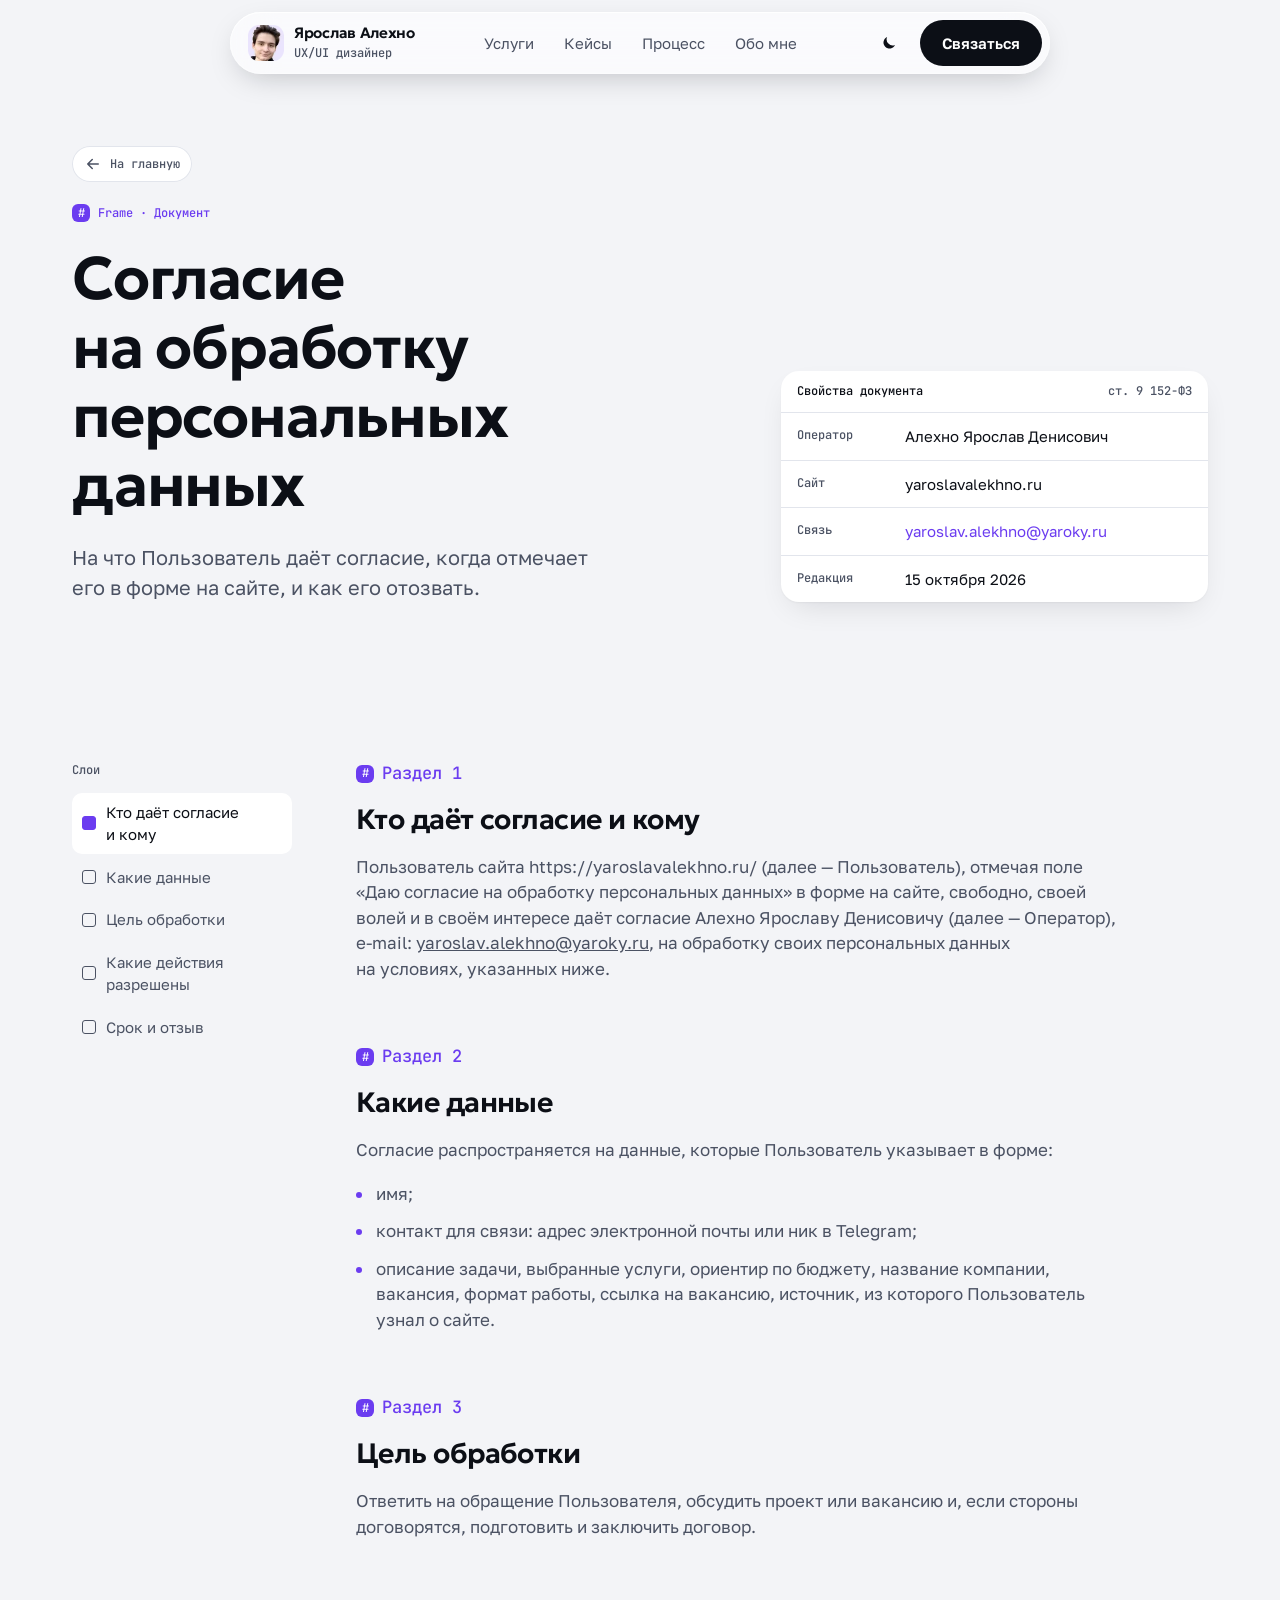
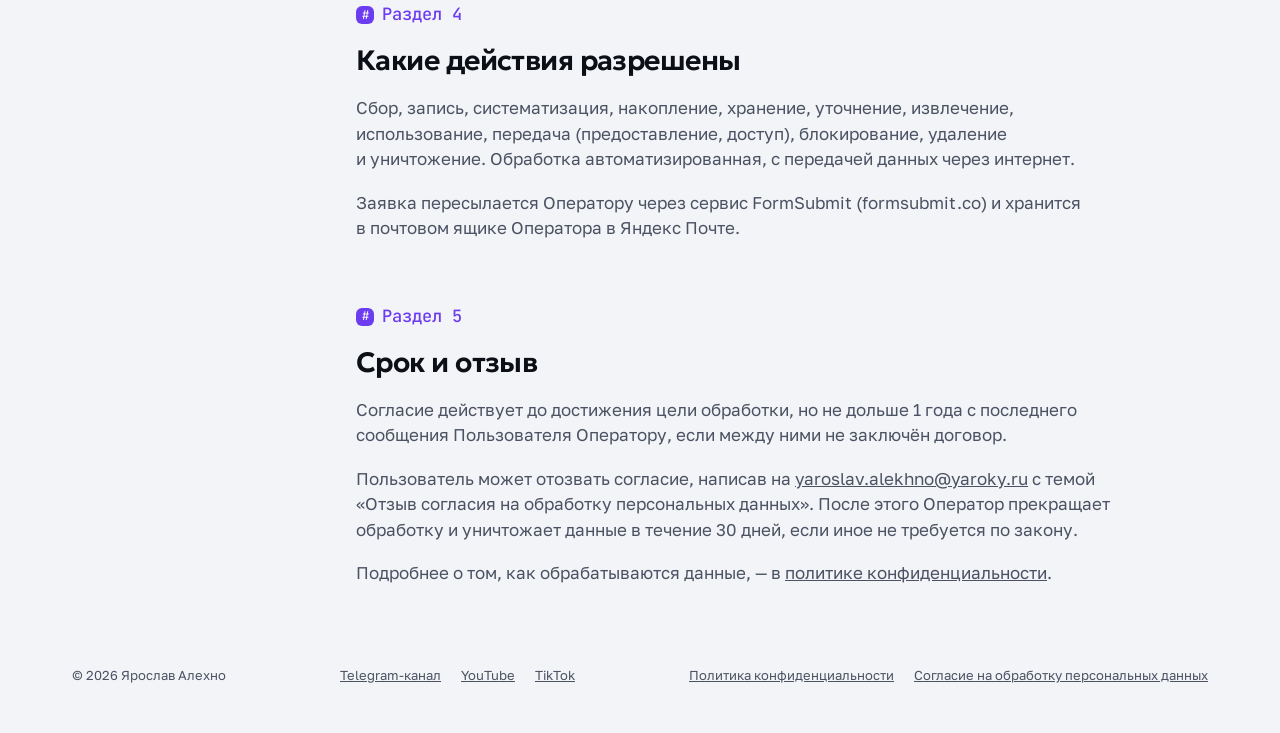
<file: consent.html>
<!doctype html>
<!--
  Политика конфиденциальности — Ярослав Алехно
  Ярослав Алехно, UX/UI дизайнер — https://yaroslavalekhno.ru
  Статический сайт: HTML, CSS и немного JavaScript без фреймворков.
-->
<html lang="ru">
<head>
<meta charset="utf-8">
<meta name="viewport" content="width=device-width, initial-scale=1, viewport-fit=cover">
<title>Согласие на обработку персональных данных — Ярослав Алехно</title>
<link rel="icon" href="/favicon.ico" sizes="any">
<link rel="icon" type="image/png" sizes="32x32" href="/favicon-32.png">
<link rel="apple-touch-icon" href="/apple-touch-icon.png">
<meta name="robots" content="index, follow">
<link rel="canonical" href="https://yaroslavalekhno.ru/consent">
<meta property="og:url" content="https://yaroslavalekhno.ru/consent">
<meta property="og:type" content="article">
<meta property="og:site_name" content="Ярослав Алехно">
<meta property="og:locale" content="ru_RU">
<meta property="og:title" content="Согласие на обработку персональных данных — Ярослав Алехно">
<meta property="og:description" content="Текст согласия на обработку персональных данных, которое даётся при отправке формы на сайте yaroslavalekhno.ru.">
<meta property="og:image" content="https://yaroslavalekhno.ru/img/og/default.jpg?v=2">
<meta property="og:image:width" content="1200">
<meta property="og:image:height" content="630">
<meta property="og:image:type" content="image/jpeg">
<meta property="og:image:alt" content="Согласие на обработку персональных данных — Ярослав Алехно">
<meta name="twitter:card" content="summary_large_image">
<meta name="theme-color" content="#f3f4f7">
<meta name="author" content="Ярослав Алехно">
<meta name="format-detection" content="telephone=no">
<script type="application/ld+json">
{
  "@context": "https://schema.org",
  "@graph": [
    {
      "@type": "WebPage",
      "@id": "https://yaroslavalekhno.ru/consent#page",
      "url": "https://yaroslavalekhno.ru/consent",
      "name": "Согласие на обработку персональных данных — Ярослав Алехно",
      "description": "Текст согласия на обработку персональных данных, которое даётся при отправке формы на сайте yaroslavalekhno.ru.",
      "inLanguage": "ru",
      "isPartOf": {
        "@id": "https://yaroslavalekhno.ru/#site"
      },
      "about": {
        "@id": "https://yaroslavalekhno.ru/#person"
      }
    },
    {
      "@type": "BreadcrumbList",
      "itemListElement": [
        {
          "@type": "ListItem",
          "position": 1,
          "name": "Главная",
          "item": "https://yaroslavalekhno.ru/"
        },
        {
          "@type": "ListItem",
          "position": 2,
          "name": "Политика конфиденциальности",
          "item": "https://yaroslavalekhno.ru/consent"
        }
      ]
    }
  ]
}
</script>
<meta name="description" content="Текст согласия на обработку персональных данных, которое даётся при отправке формы на сайте yaroslavalekhno.ru.">
<link rel="preload" href="/fonts/golos-text-cyrillic-400-normal.woff2" as="font" type="font/woff2" crossorigin>
<link rel="preload" href="/fonts/geologica-cyrillic-600-normal.woff2" as="font" type="font/woff2" crossorigin>
<style>
@font-face {
  font-family: 'Golos Text';
  font-style: normal;
  font-weight: 400;
  font-display: swap;
  src: url(/fonts/golos-text-cyrillic-400-normal.woff2) format('woff2');
  unicode-range: U+0301, U+0400-045F, U+0490-0491, U+04B0-04B1, U+2116
}
@font-face {
  font-family: 'Golos Text';
  font-style: normal;
  font-weight: 400;
  font-display: swap;
  src: url(/fonts/golos-text-latin-400-normal.woff2) format('woff2');
  unicode-range: U+0000-00FF, U+0131, U+0152-0153, U+02BB-02BC, U+02C6, U+02DA, U+02DC, U+0304, U+0308, U+0329, U+2000-206F, U+20AC, U+2122, U+2191, U+2193, U+2212, U+2215, U+FEFF, U+FFFD
}
@font-face {
  font-family: 'Golos Text';
  font-style: normal;
  font-weight: 500;
  font-display: swap;
  src: url(/fonts/golos-text-cyrillic-500-normal.woff2) format('woff2');
  unicode-range: U+0301, U+0400-045F, U+0490-0491, U+04B0-04B1, U+2116
}
@font-face {
  font-family: 'Golos Text';
  font-style: normal;
  font-weight: 500;
  font-display: swap;
  src: url(/fonts/golos-text-latin-500-normal.woff2) format('woff2');
  unicode-range: U+0000-00FF, U+0131, U+0152-0153, U+02BB-02BC, U+02C6, U+02DA, U+02DC, U+0304, U+0308, U+0329, U+2000-206F, U+20AC, U+2122, U+2191, U+2193, U+2212, U+2215, U+FEFF, U+FFFD
}
@font-face {
  font-family: 'Golos Text';
  font-style: normal;
  font-weight: 600;
  font-display: swap;
  src: url(/fonts/golos-text-cyrillic-600-normal.woff2) format('woff2');
  unicode-range: U+0301, U+0400-045F, U+0490-0491, U+04B0-04B1, U+2116
}
@font-face {
  font-family: 'Golos Text';
  font-style: normal;
  font-weight: 600;
  font-display: swap;
  src: url(/fonts/golos-text-latin-600-normal.woff2) format('woff2');
  unicode-range: U+0000-00FF, U+0131, U+0152-0153, U+02BB-02BC, U+02C6, U+02DA, U+02DC, U+0304, U+0308, U+0329, U+2000-206F, U+20AC, U+2122, U+2191, U+2193, U+2212, U+2215, U+FEFF, U+FFFD
}
@font-face {
  font-family: 'Geologica';
  font-style: normal;
  font-weight: 600;
  font-display: swap;
  src: url(/fonts/geologica-cyrillic-600-normal.woff2) format('woff2');
  unicode-range: U+0301, U+0400-045F, U+0490-0491, U+04B0-04B1, U+2116
}
@font-face {
  font-family: 'Geologica';
  font-style: normal;
  font-weight: 600;
  font-display: swap;
  src: url(/fonts/geologica-latin-600-normal.woff2) format('woff2');
  unicode-range: U+0000-00FF, U+0131, U+0152-0153, U+02BB-02BC, U+02C6, U+02DA, U+02DC, U+0304, U+0308, U+0329, U+2000-206F, U+20AC, U+2122, U+2191, U+2193, U+2212, U+2215, U+FEFF, U+FFFD
}
@font-face {
  font-family: 'JetBrains Mono';
  font-style: normal;
  font-weight: 500;
  font-display: swap;
  src: url(/fonts/jetbrains-mono-cyrillic-500-normal.woff2) format('woff2');
  unicode-range: U+0301, U+0400-045F, U+0490-0491, U+04B0-04B1, U+2116
}
@font-face {
  font-family: 'JetBrains Mono';
  font-style: normal;
  font-weight: 500;
  font-display: swap;
  src: url(/fonts/jetbrains-mono-latin-500-normal.woff2) format('woff2');
  unicode-range: U+0000-00FF, U+0131, U+0152-0153, U+02BB-02BC, U+02C6, U+02DA, U+02DC, U+0304, U+0308, U+0329, U+2000-206F, U+20AC, U+2122, U+2191, U+2193, U+2212, U+2215, U+FEFF, U+FFFD
}
</style>
<style>
/* Основа: спокойный светлый фон, содержимое на сплошных подложках. Стекло только у плавающего меню и у виджетов поверх яркого цвета */
:root {
  color-scheme: light;
  --paper: #f3f4f7;
  --surface: #ffffff;
  --ink: #0c0f16;
  --ink-2: #4b5263;
  --line: #e2e5ec;
  --accent: #6b3cf0;
  --accent-soft: rgba(107, 60, 240, .09);
  --ok: #11845b;
  --display: "Geologica", "Golos Text", system-ui, sans-serif;
  --body: "Golos Text", system-ui, -apple-system, "Segoe UI", sans-serif;
  --mono: "JetBrains Mono", ui-monospace, Menlo, monospace;
  /* Шрифтовая шкала: 9 размеров на весь сайт, по три ступени (телефон / от 600px / от 980px).
     h1–h4 заголовки, lead вводный абзац, p основной текст, s мелкий текст и кнопки,
     xs подписи и метки, mono технические подписи. */
  --t-h1: 34px;
  --t-h2: 28px;
  --t-h3: 22px;
  --t-h4: 18px;
  --t-lead: 17px;
  --t-p: 16px;
  --t-s: 15px;
  --t-xs: 13px;
  --t-mono: 12px;
  /* Одно межстрочное и одно межбуквенное на семейство */
  --lh-display: 1.15;
  --ls-display: -.02em;
  --lh-body: 1.5;
  --lh-mono: 1.4;
  --fw-display: 600;
  --fw-body: 400;
  --fw-medium: 500;
  --fw-strong: 600;
  --ic: 16px;
  --r-xl: 36px;
  --r-l: 26px;
  --r-m: 18px;
  --glass-bg: rgba(255, 255, 255, .58);
  --glass-edge: rgba(255, 255, 255, .9);
  --shadow: 0 1px 2px rgba(12, 15, 22, .04), 0 12px 32px -12px rgba(12, 15, 22, .14);
  /* Вертикальный ритм, шаг 8px. Чем дальше элементы по смыслу, тем больше между ними расстояние:
     --sec   между разделами страницы (одинаково на всех страницах и между любыми разделами);
     --head  от заголовка раздела до его содержимого;
     --grid  между карточками одной группы;
     --pad / --pad-s / --pad-l  внутренние поля больших карточек / плиток / тёмных и цветных панелей.
     Внутри карточки расстояние между элементами всегда меньше её внутреннего поля. */
  --sec: 80px;
  --head: 32px;
  --grid: 16px;
  --pad: 24px;
  --pad-s: 20px;
  --pad-l: 32px;
}
@media (min-width:600px) {
  :root {
    --t-h1: 44px;
    --t-h2: 36px;
    --t-h3: 24px;
    --t-h4: 20px;
    --t-lead: 18px;
    --t-p: 17px;
    --sec: 112px;
    --head: 40px
  }
}
@media (min-width:980px) {
  :root {
    --t-h1: 60px;
    --t-h2: 48px;
    --t-h3: 28px;
    --t-h4: 22px;
    --t-lead: 20px;
    --ic: 18px;
    --sec: 160px;
    --head: 48px;
    --grid: 24px;
    --pad: 32px;
    --pad-l: 48px
  }
}
* {
  box-sizing: border-box
}
html {
  scroll-padding-top: 96px
}
@media (prefers-reduced-motion:no-preference) {
  html {
    scroll-behavior: smooth
  }
}
body {
  margin: 0;
  background: var(--paper);
  color: var(--ink);
  font: var(--fw-body) var(--t-p)/var(--lh-body) var(--body);
  -webkit-font-smoothing: antialiased;
  overflow-x: hidden
}
img {
  max-width: 100%;
  height: auto;
  display: block
}
a {
  color: inherit
}
:focus-visible {
  outline: 2px solid var(--accent);
  outline-offset: 3px;
  border-radius: 10px
}
h1,
h2,
h3 {
  font-family: var(--display);
  margin: 0;
  text-wrap: balance;
  letter-spacing: var(--ls-display);
  line-height: var(--lh-display)
}
p {
  margin: 0
}
b,
strong {
  font-weight: inherit
}
p,
li,
dd {
  text-wrap: pretty
}
.wrap {
  max-width: 1200px;
  margin: 0 auto;
  padding-inline: 16px
}
@media (min-width:720px) {
  .wrap {
    padding-inline: 32px
  }
}

/* Стекло: только для меню и виджетов поверх цвета */
.glass {
  background: var(--glass-bg);
  backdrop-filter: blur(22px) saturate(180%);
  -webkit-backdrop-filter: blur(22px) saturate(180%);
  box-shadow: inset 0 1px 0 var(--glass-edge), inset 0 0 0 1px rgba(255, 255, 255, .35), 0 10px 30px -10px rgba(12, 15, 22, .25)
}

/* Меню */
.nav {
  position: sticky;
  top: calc(env(safe-area-inset-top, 0px) + 12px);
  z-index: 10;
  margin-top: 12px;
  transition: transform .4s cubic-bezier(.2, .7, .2, 1)
}
.nav.nav-hide {
  transform: translateY(calc(-100% - 24px))
}
.nav-in {
  display: flex;
  align-items: center;
  gap: 8px;
  padding: 8px 8px 8px 18px;
  border-radius: 999px;
  max-width: 820px;
  margin: 0 auto
}

.nav ul {
  display: none;
  list-style: none;
  margin: 0 auto;
  padding: 0;
  gap: 2px
}
.nav ul a {
  display: block;
  padding: 9px 14px;
  border-radius: 999px;
  text-decoration: none;
  font-size: var(--t-s);
  color: var(--ink-2)
}
@media (hover:hover) {
  .nav ul a:hover {
    background: rgba(255, 255, 255, .8);
    color: var(--ink)
  }
}
.nav .btn {
  margin-left: auto
}
@media (min-width:860px) {
  .nav ul {
    display: flex
  }
  .nav .btn {
    margin-left: 0
  }
}

.btn {
  display: inline-flex;
  align-items: center;
  justify-content: center;
  gap: 10px;
  min-height: 46px;
  padding: 0 22px;
  border-radius: 999px;
  font: var(--fw-strong) var(--t-s)/var(--lh-body) var(--body);
  text-decoration: none;
  border: 0;
  cursor: pointer;
  white-space: nowrap;
  transition: translate .15s ease-out, scale .15s ease-out, background-color .15s ease-out;
  -webkit-tap-highlight-color: transparent
}
@media (hover:hover) {
  .btn:hover {
    translate: 0 -1px
  }
}
.btn-ink {
  background: var(--ink);
  color: #fff
}
@media (hover:hover) {
  .btn-ink:hover {
    background: #262b38
  }
}
.btn-line {
  background: var(--surface);
  color: var(--ink);
  box-shadow: inset 0 0 0 1px var(--line);
  border: 1px solid transparent
}
@media (hover:hover) {
  .btn-line:hover {
    box-shadow: inset 0 0 0 1px #c9cdd8
  }
}
.arrow {
  line-height: 1
}

/* Первый экран */
.hero {
  display: grid;
  gap: 32px;
  padding-block: 48px calc(var(--sec)/2)
}
@media (min-width:980px) {
  .hero {
    grid-template-columns: 1.05fr 1fr;
    align-items: stretch;
    padding-block: 72px calc(var(--sec)/2);
    gap: 48px
  }
  .hero .stage {
    aspect-ratio: auto;
    height: 100%;
    min-height: 520px
  }
}
.status {
  display: inline-flex;
  align-items: center;
  gap: 10px;
  font-size: var(--t-xs);
  font-weight: var(--fw-medium);
  color: var(--ink-2);
  background: var(--surface);
  padding: 8px 14px 8px 12px;
  border-radius: 999px;
  box-shadow: inset 0 0 0 1px var(--line);
  width: fit-content
}
.dot {
  width: 8px;
  height: 8px;
  border-radius: 50%;
  background: var(--ok);
  box-shadow: 0 0 0 4px rgba(17, 132, 91, .15)
}
.hero-copy {
  display: grid;
  gap: 28px;
  align-content: start
}
.hero-head {
  display: grid;
  gap: 14px
}
.hero-name {
  margin: 0;
  display: flex;
  flex-wrap: wrap;
  align-items: baseline;
  gap: 4px 12px
}
.hero-name b {
  font: var(--fw-display) var(--t-h4)/var(--lh-display) var(--display);
  letter-spacing: var(--ls-display);
  color: var(--ink)
}
.hero-name span {
  font: 500 var(--t-mono)/var(--lh-mono) var(--mono);
  color: var(--accent)
}
h1 {
  margin-bottom: 14px;
  font-size: var(--t-h1);
  
  font-weight: var(--fw-display)
}
h1 em {
  font-style: normal;
  position: relative;
  display: inline-block;
  outline: 2px solid var(--accent);
  outline-offset: 4px;
  background: var(--accent-soft);
  border-radius: 2px
}
.sel-h {
  position: relative;
  display: inline-block
}
.sel-h::before {
  content: attr(data-spec);
  position: absolute;
  left: -6px;
  bottom: -34px;
  font: 500 var(--t-mono)/var(--lh-mono) var(--mono);
  letter-spacing: 0;
  color: #fff;
  background: var(--accent);
  padding: 5px 7px;
  border-radius: 5px;
  white-space: nowrap
}
.handle {
  position: absolute;
  width: 9px;
  height: 9px;
  background: #fff;
  border: 2px solid var(--accent);
  border-radius: 2px
}
.lead {
  font-size: var(--t-lead);
  color: var(--ink-2);
  max-width: 46ch
}
.cta {
  display: flex;
  flex-wrap: wrap;
  gap: 10px
}
.clients {
  display: flex;
  flex-wrap: wrap;
  align-items: center;
  gap: 8px 20px;
  font-size: var(--t-xs);
  color: var(--ink-2);
  padding-top: 8px
}
.clients b {
  font: var(--fw-display) var(--t-s)/var(--lh-display) var(--display);
  color: var(--ink);
  letter-spacing: var(--ls-display)
}

/* Витрина на первом экране: единственное место, где стекло лежит на цвете */
.stage {
  position: relative;
  border-radius: var(--r-xl);
  overflow: hidden;
  aspect-ratio: 5/4.4;
  max-width: 100%;
  min-height: 360px;
  background:
    radial-gradient(60% 55% at 18% 22%, #b59bff 0%, transparent 70%),
    radial-gradient(55% 60% at 85% 30%, #ff9fb8 0%, transparent 70%),
    radial-gradient(65% 60% at 60% 95%, #ffd36e 0%, transparent 70%),
    radial-gradient(50% 50% at 10% 90%, #8fe3d0 0%, transparent 70%), #ddd0ff
}
.stage::after {
  content: "";
  position: absolute;
  inset: 0;
  background: url("data:image/svg+xml,%3Csvg xmlns='http://www.w3.org/2000/svg' width='120' height='120'%3E%3Cfilter id='n'%3E%3CfeTurbulence baseFrequency='.9' numOctaves='2'/%3E%3C/filter%3E%3Crect width='120' height='120' filter='url(%23n)' opacity='.08'/%3E%3C/svg%3E");
  mix-blend-mode: overlay;
  pointer-events: none
}
.w {
  position: absolute;
  border-radius: 22px;
  padding: 18px 20px;
  color: var(--ink);
  cursor: grab;
  touch-action: none;
  user-select: none
}
.w img {
  pointer-events: none;
  -webkit-user-drag: none;
  -webkit-touch-callout: none
}
.w.drag {
  cursor: grabbing;
  outline: 2px solid var(--accent);
  outline-offset: 3px;
  z-index: 3
}
.hint {
  position: absolute;
  left: 14px;
  top: 14px;
  font: 500 var(--t-mono)/var(--lh-mono) var(--mono);
  color: var(--ink);
  background: rgba(255, 255, 255, .7);
  padding: 7px 9px;
  border-radius: 8px
}
.cmp {
  position: relative
}
.cursor {
  position: absolute;
  right: -34px;
  bottom: -6px;
  display: flex;
  align-items: flex-start;
  gap: 2px;
  pointer-events: none;
  z-index: 2
}
.cursor svg {
  width: 18px;
  height: 18px
}
.cursor span {
  font: var(--fw-strong) var(--t-xs)/var(--lh-body) var(--body);
  color: #fff;
  background: #e5484d;
  padding: 5px 8px;
  border-radius: 8px 8px 8px 2px;
  margin-top: 14px
}
@media (prefers-reduced-motion:no-preference) {
  .cursor {
    animation: roam 9s ease-in-out 2
  }
  @keyframes roam {
    30% {
      transform: translate(-26px, -10px)
    }
    60% {
      transform: translate(-8px, 6px)
    }
  }
}
.w small {
  display: block;
  font-size: var(--t-xs);
  font-weight: var(--fw-medium);
  color: #2c3242;
  margin-bottom: 6px
}
.w-metric {
  left: 7%;
  top: 9%;
  width: min(58%, 270px)
}
.w-metric .big {
  font: var(--fw-display) var(--t-h3)/var(--lh-display) var(--display);
  letter-spacing: var(--ls-display);
  font-variant-numeric: tabular-nums
}
.w-metric .big span {
  display: block;
  font: var(--fw-medium) var(--t-s)/var(--lh-body) var(--body);
  letter-spacing: 0;
  color: #2c3242;
  margin-top: 4px
}
.bars {
  display: flex;
  align-items: flex-end;
  gap: 6px;
  height: 46px;
  margin-top: 14px
}
.bars i {
  flex: 1;
  border-radius: 6px;
  background: rgba(12, 15, 22, .18)
}
.bars i:last-child {
  background: var(--ink)
}
.w-flow {
  right: 5%;
  top: 54%;
  width: min(44%, 230px)
}
.flow {
  display: grid;
  gap: 8px
}
.flow div {
  display: flex;
  align-items: center;
  gap: 10px;
  font-size: var(--t-xs);
  font-weight: var(--fw-medium);
  background: rgba(255, 255, 255, .6);
  border-radius: 12px;
  padding: 8px 10px
}
.flow div i {
  width: 18px;
  height: 18px;
  border-radius: 6px;
  background: var(--ink);
  flex: none
}
.flow div:nth-child(2) i {
  background: var(--accent)
}
.flow div:nth-child(3) i {
  background: var(--ok)
}
.w-avail {
  left: 5%;
  bottom: 7%;
  display: flex;
  align-items: center;
  gap: 12px;
  border-radius: 999px;
  padding: 10px 18px 10px 10px;
  font-size: var(--t-xs);
  font-weight: var(--fw-strong)
}
.w-avail .av {
  width: 38px;
  height: 38px;
  border-radius: 50%;
  background: linear-gradient(135deg, #6b3cf0, #c9a8ff);
  overflow: hidden;
  display: grid;
  place-items: center;
  color: #fff;
  font: var(--fw-display) var(--t-xs)/var(--lh-display) var(--display);
  letter-spacing: var(--ls-display)
}

@media (max-width:600px) {
  .stage {
    aspect-ratio: 4/5
  }
  .w-metric {
    width: 72%
  }
  .w-flow {
    top: auto;
    bottom: 24%;
    width: 62%
  }
  .w-avail {
    bottom: 5%
  }
}
.w-photo {
  margin: 0;
  right: 7%;
  top: 7%;
  padding: 10px;
  border-radius: 24px;
  width: clamp(120px, 24%, 168px)
}
.photo {
  display: block;
  width: 100%;
  height: auto;
  aspect-ratio: 1;
  border-radius: 16px;
  object-fit: cover;
  background: linear-gradient(140deg, #6b3cf0, #c9a8ff 70%, #ffd1e8);
  color: #fff;
  font: var(--fw-display) var(--t-h3)/var(--lh-display) var(--display);
  display: grid;
  place-items: center;
  pointer-events: none;
  letter-spacing: var(--ls-display)
}
.w-photo figcaption {
  display: flex;
  justify-content: space-between;
  gap: 6px;
  font: 500 var(--t-mono)/var(--lh-mono) var(--mono);
  color: #2c3242;
  padding: 9px 4px 2px
}
.w-avail .av img {
  width: 100%;
  height: 100%;
  object-fit: cover
}
@media (min-width:601px) and (max-width:979px) {
  .stage {
    aspect-ratio: 16/9;
    min-height: 0
  }
  .w-flow {
    top: auto;
    bottom: 8%
  }
  .w-photo {
    width: 130px;
    right: auto;
    left: 46%;
    top: 7%
  }
}

/* без !important: иначе на телефоне перетаскивание не может сдвинуть карточки (inline left/top из скрипта проигрывают) */
@media (max-width:600px) {
  #stage {
    aspect-ratio: 3/4.3
  }
  #stage .hint {
    display: none
  }
  #stage .w-photo {
    width: 30%;
    top: 5%;
    right: 4%
  }
  #stage .w-metric {
    width: 56%;
    left: 4%;
    top: 5%
  }
  #stage .w-flow {
    width: 64%;
    top: auto;
    bottom: 19%
  }
  .w-photo figcaption span+span {
    display: none
  }
}
@media (max-width:420px) {
  #stage {
    aspect-ratio: 3/5.4
  }
  #stage .w {
    padding: 14px 16px
  }
  #stage .w-metric {
    width: 62%;
    left: 4%
  }
  #stage .w-photo {
    width: 28%
  }
  #stage .w-flow {
    bottom: 15%
  }
  #stage .w-avail {
    bottom: 3%
  }
  #stage .sp span {
    
    padding: 6px 9px;
    white-space: nowrap
  }
}

/* Первый экран целиком в видимой области на любом устройстве. Высота считается от экрана:
   svh — высота без панелей мобильного браузера, --nav — место под плавающим меню (12 + 62), --fold — запас до нижнего края.
   Шрифт заголовка и промежутки уменьшаются на невысоких экранах, витрина по высоте равна тексту. */
:root {
  --vh: 100vh;
  --nav: 74px;
  --fold: 16px;
  --hero-top: clamp(16px, calc(var(--vh)*.05), 72px);
  --hero-gap: clamp(16px, calc(var(--vh)*.03), 28px)
}
@supports (height:100svh) {
  :root {
    --vh: 100svh
  }
}
.hero {
  padding-top: var(--hero-top)
}
.hero h1 {
  font-size: min(var(--t-h1), calc(var(--vh)*.072))
}

/* один промежуток между всеми группами текста; подпись «Text · Geologica SemiBold» висит под заголовком и входит в него */
.hero-copy {
  gap: var(--hero-gap)
}
.hero-copy h1 {
  margin-bottom: 30px;
  
}
.clients {
  padding-top: 0
}
@media (min-width:980px) {
  .hero .stage {
    min-height: 460px
  }
}

/* планшет: если под текстом остаётся место, витрина занимает этот остаток, на невысоком экране её нет */
@media (min-width:601px) and (max-width:979px) {
  #stage {
    display: none
  }
}
@media (min-width:601px) and (max-width:979px) and (min-height:900px) {
  .hero {
    display: flex;
    flex-direction: column;
    gap: var(--grid);
    min-height: calc(var(--vh) - var(--nav) - var(--fold) + var(--sec)/2)
  }
  .hero-copy {
    flex: none
  }
  #stage {
    display: block;
    flex: 1 1 0;
    min-height: 0;
    aspect-ratio: auto
  }
  #stage .w-flow,
  #stage .hint {
    display: none
  }
}

/* телефон: перетаскиваемую витрину убираем, первый экран — только текст */
@media (max-width:600px) {
  #stage {
    display: none
  }
  .hero h1 {
    font-size: min(var(--t-h1), calc(var(--vh)*.06))
  }
  .hero-head {
    gap: 10px
  }
}
@media (max-height:620px) and (max-width:979px) {
  .hero-name span {
    display: none
  }
  .lead {
    font-size: var(--t-p)
  }
}
@media (max-height:520px) and (max-width:979px) {
  .status {
    display: none
  }
}
.sp {
  display: flex;
  flex-wrap: wrap;
  gap: 6px
}
.sp span {
  padding: 7px 10px;
  border-radius: 10px;
  background: rgba(255, 255, 255, .7);
  font-size: var(--t-xs);
  font-weight: var(--fw-strong)
}
.sp-foot {
  margin-top: 10px;
  font-size: var(--t-xs);
  color: #2c3242
}
.sp-foot b {
  font-family: var(--display);
  font-weight: var(--fw-display);
  line-height: var(--lh-display);
  letter-spacing: var(--ls-display)
}

.cmp {
  display: grid;
  gap: 6px;
  padding: 14px;
  border-radius: 14px;
  border: 1.5px dashed rgba(107, 60, 240, .5);
  background: rgba(255, 255, 255, .35)
}
.cmp-b {
  display: flex;
  justify-content: center;
  text-align: center;
  padding: 10px 12px;
  border-radius: 999px;
  font-size: var(--t-xs);
  font-weight: var(--fw-strong)
}
.cmp-b.ink {
  background: var(--ink);
  color: #fff
}
.cmp-b.line {
  background: #fff;
  color: var(--ink)
}
.vars {
  display: flex;
  gap: 4px;
  margin-top: 8px
}
.vars span {
  font: 500 var(--t-mono)/var(--lh-mono) var(--mono);
  padding: 5px 7px;
  border-radius: 6px;
  color: #2c3242
}
.vars .on {
  background: var(--accent);
  color: #fff
}
.logo {
  display: flex;
  align-items: center;
  gap: 10px;
  text-decoration: none;
  color: inherit
}
.mark {
  display: grid;
  place-items: center;
  width: 36px;
  height: 36px;
  border-radius: 11px;
  background: linear-gradient(135deg, var(--accent), #c9a8ff);
  color: #fff;
  font: var(--fw-display) var(--t-xs)/var(--lh-display) var(--display);
  letter-spacing: var(--ls-display);
  transition: transform .35s cubic-bezier(.2, .7, .2, 1), border-radius .35s
}
@media (hover:hover) {
  .logo:hover .mark {
    transform: rotate(-8deg);
    border-radius: 50%
  }
}
img.mark {
  object-fit: cover;
  background: #eae4fc
}
@media (hover:hover) {
  .logo:hover img.mark {
    transform: scale(1.06)
  }
}
.lname {
  display: grid;
  gap: 3px;
  font: var(--fw-display) var(--t-s)/var(--lh-display) var(--display);
  letter-spacing: var(--ls-display);
  white-space: nowrap
}
.lname small {
  font: 500 var(--t-mono)/var(--lh-mono) var(--mono);
  letter-spacing: 0;
  color: var(--ink-2);
  transition: color .2s
}
@media (hover:hover) {
  .logo:hover .lname small {
    color: var(--accent)
  }
}
.nav ul a.on {
  background: var(--accent-soft);
  color: var(--accent)
}
@media (max-width:420px) {
  .lname {
    display: none
  }
}

/* Микроанимации */
.btn:not(:disabled):not([aria-disabled]):active {
  scale: .96
}
.btn[aria-disabled] {
  opacity: .7;
  cursor: progress
}
.btn .arrow {
  transition: transform .25s
}
@media (hover:hover) {
  .btn:hover .arrow {
    transform: translateX(3px)
  }
}
.svc {
  position: relative
}
.svc::after {
  content: "→";
  position: absolute;
  right: 0;
  bottom: var(--pad);
  font-size: 20px;
  color: var(--accent);
  opacity: 0;
  transform: translateX(-8px);
  transition: opacity .2s ease-out, transform .2s ease-out
}
@media (hover:hover) {
  .svc:hover::after {
    opacity: 1;
    transform: none
  }
}
/* пульс — отдельным кольцом через transform и opacity, чтобы анимацию считала видеокарта, а не перерисовка */
.dot {
  position: relative;
  flex: none
}
.dot::after {
  content: "";
  position: absolute;
  inset: 0;
  border-radius: 50%;
  background: rgba(17, 132, 91, .45);
  opacity: 0;
  animation: pulse 2.4s ease-out 3
}
@keyframes pulse {
  0% {
    transform: scale(1);
    opacity: 1
  }
  70%,
  100% {
    transform: scale(3.25);
    opacity: 0
  }
}
.anim .rv {
  opacity: 0;
  translate: 0 12px;
  transition: opacity .6s ease-out var(--d, 0ms), translate .6s cubic-bezier(.2, .7, .2, 1) var(--d, 0ms), transform .3s ease, box-shadow .3s ease
}
.anim .rv.in {
  opacity: 1;
  translate: 0 0
}
.anim h1 em {
  animation: selin .7s .35s both
}
@keyframes selin {
  from {
    outline-color: transparent;
    background: transparent
  }
}
.anim .sel-h::before {
  animation: pop .4s .9s both
}
@keyframes pop {
  from {
    opacity: 0;
    transform: translateY(-4px)
  }
}
.anim .stage:not(.settled) .w {
  animation: wIn .7s cubic-bezier(.2, .7, .2, 1) both
}
.anim .stage:not(.settled) .w-photo {
  animation-delay: .12s
}
.anim .stage:not(.settled) .w-flow {
  animation-delay: .24s
}
.anim .stage:not(.settled) .w-avail {
  animation-delay: .36s
}
@keyframes wIn {
  from {
    opacity: 0;
    translate: 0 24px;
    scale: .96
  }
}
@media (prefers-reduced-motion:reduce) {
  *,
  *::before,
  *::after {
    animation: none !important;
    transition: none !important
  }
}
.case .shot>img {
  position: absolute;
  inset: 0;
  width: 100%;
  height: 100%;
  object-fit: cover;
  z-index: -1
}
.shot>picture>img {
  position: absolute;
  inset: 0;
  width: 100%;
  height: 100%;
  object-fit: cover;
  z-index: -1
}
.shot:has(>img, >picture) {
  background: none
}
@media (max-width:600px) {
  .shot .ph {
    display: none
  }
  .case .chips {
    gap: 6px;
    left: 12px;
    bottom: 12px;
    right: 12px
  }
  .case .chip {
    padding: 8px 10px;
    
  }
  .case .chip b {
    font-size: var(--t-p)
  }
  .case .chip:nth-child(n+2) {
    display: none
  }
}

/* Секции */
section {
  padding-block: calc(var(--sec)/2)
}
.sec-head {
  display: grid;
  gap: 14px;
  margin-bottom: var(--head);
  max-width: 720px
}
.kicker {
  font: 500 var(--t-mono)/var(--lh-mono) var(--mono);
  color: var(--accent);
  display: inline-flex;
  align-items: center;
  gap: 8px
}
.kicker::before {
  content: "#";
  display: grid;
  place-items: center;
  width: var(--ic);
  height: var(--ic);
  border-radius: 6px;
  background: var(--accent);
  color: #fff;
  font-size: 12px
}
h2 {
  font-size: var(--t-h2);
  
  font-weight: var(--fw-display)
}
.sec-head p:not(.kicker) {
  color: var(--ink-2);
  font-size: var(--t-lead);
  max-width: 58ch
}

/* Для кого: заказчики и работодатели */
.split {
  display: grid;
  gap: var(--grid)
}
@media (min-width:820px) {
  .split {
    grid-template-columns: 1fr 1fr
  }
}
.aud {
  background: var(--surface);
  border-radius: var(--r-l);
  padding: var(--pad);
  display: grid;
  gap: 12px;
  align-content: start;
  box-shadow: var(--shadow)
}
.aud h3 {
  font-size: var(--t-h4);
  font-weight: var(--fw-display)
}
.aud ul {
  list-style: none;
  margin: 0;
  padding: 0;
  display: grid;
  gap: 8px
}
.aud li {
  display: flex;
  gap: 12px;
  color: var(--ink-2)
}
.aud li::before {
  content: "";
  flex: none;
  width: 6px;
  height: 6px;
  border-radius: 50%;
  background: var(--accent);
  margin-top: 11px
}
.aud .btn {
  justify-self: start;
  margin-top: 4px
}
@media (min-width:601px) {
  .aud .btn {
    margin-top: 8px
  }
}

/* Услуги */
.services {
  display: grid;
  border-top: 1px solid var(--ink)
}
.svc {
  -webkit-tap-highlight-color: transparent;
  text-decoration: none;
  color: inherit;
  display: grid;
  gap: 12px 32px;
  padding: var(--pad) 0;
  border-bottom: 1px solid var(--line);
  grid-template-columns: 1fr auto;
  grid-template-areas: "t term" "d d" "f f";
  transition: background .2s
}
.svc-top {
  display: contents
}
.svc h3 {
  grid-area: t;
  font-size: var(--t-h3);
  font-weight: var(--fw-display);
  
}
.svc p:not(.for) {
  grid-area: d;
  color: var(--ink-2);
  max-width: 52ch;
  
}
.svc .for {
  grid-area: f;
  font: 500 var(--t-mono)/var(--lh-mono) var(--mono);
  color: var(--ink-2)
}
.term {
  grid-area: term;
  align-self: start;
  display: grid;
  gap: 4px;
  justify-items: end;
  text-align: right;
  font: 500 var(--t-mono)/var(--lh-mono) var(--mono);
  color: var(--ink-2);
  white-space: nowrap
}
.term b {
  font: var(--fw-display) var(--t-h4)/var(--lh-display) var(--display);
  letter-spacing: var(--ls-display);
  color: var(--ink);
  font-variant-numeric: tabular-nums
}
@media (hover:hover) {
  .svc:hover .term b {
    color: var(--accent)
  }
}
@media (max-width:519px) {
  .svc {
    grid-template-columns: 1fr;
    grid-template-areas: "t" "term" "d" "f"
  }
  .term {
    justify-items: start;
    text-align: left
  }
  .svc h3 {
    overflow-wrap: anywhere
  }
}
@media (min-width:880px) {
  .svc {
    grid-template-columns: 1fr 1.3fr 176px;
    grid-template-areas: "t d term" "t f term"
  }
}
@media (hover:hover) {
  .svc:hover h3 {
    color: var(--accent)
  }
}
.src .src-other {
  position: static;
  opacity: 1;
  pointer-events: auto;
  display: none;
  flex-basis: 100%;
  margin-top: 4px;
  font: inherit;
  font-size: var(--t-p);
  padding: 12px 14px;
  border-radius: 14px;
  border: 1px solid transparent;
  background: var(--paper);
  color: var(--ink);
  box-shadow: inset 0 0 0 1px var(--line)
}
#src-5:checked~.src-other {
  display: block
}
.svc-note {
  margin-top: 18px;
  font-size: var(--t-s);
  color: var(--ink-2)
}

/* Кейсы */
.cases {
  display: grid;
  gap: var(--grid)
}
@media (min-width:880px) {
  .cases {
    grid-template-columns: 1fr 1fr
  }
  .case.wide {
    grid-column: 1/-1
  }
}
.case {
  background: var(--surface);
  border-radius: var(--r-xl);
  overflow: hidden;
  text-decoration: none;
  display: grid;
  box-shadow: var(--shadow)
}
.case {
  position: relative;
  overflow: visible
}
.case .shot {
  border-radius: var(--r-xl) var(--r-xl) 0 0
}
@media (hover:hover) {
  .case:hover {
    z-index: 3
  }
}
.case:focus-visible {
  z-index: 3
}
.sel {
  position: absolute;
  inset: 0;
  border: 2px solid var(--accent);
  border-radius: var(--r-xl);
  opacity: 0;
  transition: opacity .2s ease;
  pointer-events: none;
  z-index: 4
}
.sel i {
  display: none
}
.sel i {
  position: absolute;
  width: 10px;
  height: 10px;
  background: #fff;
  border: 2px solid var(--accent);
  border-radius: 2px
}
.sel i:nth-child(1) {
  left: -6px;
  top: -6px
}
.sel i:nth-child(2) {
  right: -6px;
  top: -6px
}
.sel i:nth-child(3) {
  left: -6px;
  bottom: -6px
}
.sel i:nth-child(4) {
  right: -6px;
  bottom: -6px
}
.sel em {
  position: absolute;
  left: 50%;
  bottom: -30px;
  transform: translateX(-50%);
  font: 500 var(--t-mono)/var(--lh-mono) var(--mono);
  font-style: normal;
  color: #fff;
  background: var(--accent);
  padding: 5px 7px;
  border-radius: 5px;
  white-space: nowrap
}
@media (hover:hover) {
  .case:hover .sel {
    opacity: 1
  }
}
.case:focus-visible .sel {
  opacity: 1
}
.case:focus-visible {
  outline: none
}
.shot {
  position: relative;
  aspect-ratio: 16/10;
  max-width: 100%;
  overflow: hidden;
  isolation: isolate;
  display: grid;
  place-items: center
}
.case.wide .shot {
  aspect-ratio: 16/8
}
@media (max-width:879px) {
  .case .shot,
  .case.wide .shot {
    aspect-ratio: 2/1
  }
}
@media (max-width:600px) {
  .case .shot,
  .case.wide .shot {
    aspect-ratio: 4/3
  }
}
.shot .ph {
  font: var(--fw-strong) var(--t-xs)/var(--lh-body) var(--body);
  color: rgba(255, 255, 255, .85);
  border: 1.5px dashed rgba(255, 255, 255, .6);
  border-radius: 16px;
  padding: 12px 16px;
  text-align: center
}
.s1 {
  background: radial-gradient(70% 80% at 20% 10%, #3f7bff, transparent 70%), radial-gradient(60% 70% at 90% 90%, #00b4d8, transparent 70%), #0d2a7a
}
.s2 {
  background: radial-gradient(70% 80% at 80% 10%, #28d4b4, transparent 70%), radial-gradient(60% 70% at 10% 90%, #2f7cff, transparent 70%), #0b3a44
}
.s3 {
  background: radial-gradient(70% 80% at 20% 90%, #ffb054, transparent 70%), radial-gradient(60% 70% at 90% 10%, #ff6a3d, transparent 70%), #5a240f
}
.s4 {
  background: radial-gradient(70% 80% at 80% 80%, #ff8cc6, transparent 70%), radial-gradient(60% 70% at 10% 10%, #8d6bff, transparent 70%), #2c1660
}
.chips {
  position: absolute;
  left: 16px;
  bottom: 16px;
  right: 16px;
  display: flex;
  flex-wrap: wrap;
  gap: 8px
}
.chip {
  border-radius: 14px;
  padding: 10px 14px;
  font-size: var(--t-xs);
  font-weight: var(--fw-medium);
  color: var(--ink)
}
.chip b {
  display: block;
  font: var(--fw-display) var(--t-h4)/var(--lh-display) var(--display);
  letter-spacing: var(--ls-display);
  font-variant-numeric: tabular-nums
}
.case-body {
  padding: var(--pad);
  display: grid;
  gap: 8px
}
.case-body .more {
  margin-top: 6px
}
.meta {
  display: flex;
  flex-wrap: wrap;
  gap: 6px 0;
  font-size: var(--t-xs);
  font-weight: var(--fw-medium);
  color: var(--ink-2);
  margin-inline-start: -21px;
  clip-path: inset(0 0 0 21px)
}
.meta span::before {
  content: "·";
  display: inline-block;
  width: 21px;
  text-align: center;
  color: #a7adbb
}
.case h3 {
  font-size: var(--t-h4);
  font-weight: var(--fw-display);
  
}
.case p {
  color: var(--ink-2)
}
.more {
  display: inline-flex;
  align-items: center;
  gap: 8px;
  font-weight: var(--fw-strong);
  font-size: var(--t-s);
  margin-top: 4px
}
@media (hover:hover) {
  .case:hover .more .arrow {
    transform: translateX(3px)
  }
}
.more .arrow {
  transition: transform .2s
}
.concepts {
  margin-top: var(--grid);
  display: flex;
  flex-wrap: wrap;
  justify-content: space-between;
  align-items: center;
  gap: 16px;
  background: var(--surface);
  border-radius: var(--r-l);
  padding: var(--pad);
  box-shadow: var(--shadow)
}
.concepts p {
  color: var(--ink-2);
  max-width: 60ch
}

/* Процесс работы */
.steps {
  list-style: none;
  margin: 0;
  padding: 8px 0;
  display: grid;
  background: var(--surface);
  border-radius: var(--r-l);
  box-shadow: var(--shadow);
  position: relative
}
.steps {
  --pl: 24px
}
@media (min-width:900px) {
  .steps {
    --pl: 32px
  }
}
.steps::before {
  content: "";
  position: absolute;
  left: calc(var(--pl) + 25px);
  top: 44px;
  bottom: 44px;
  width: 2px;
  background: linear-gradient(var(--accent), var(--accent-soft))
}
.step {
  position: relative;
  display: grid;
  grid-template-columns: 52px 1fr;
  grid-template-areas: "n t" "n d" "n y";
  gap: 6px 16px;
  padding: 20px var(--pl);
  border-top: 1px solid var(--line)
}
.step:first-child {
  border-top: 0
}
.step .n {
  grid-area: n;
  position: relative;
  z-index: 1;
  width: 52px;
  height: 52px;
  border-radius: 50%;
  display: grid;
  place-items: center;
  background: var(--surface);
  box-shadow: inset 0 0 0 2px var(--accent);
  font: 500 var(--t-mono)/var(--lh-mono) var(--mono);
  color: var(--accent)
}
.step h3 {
  grid-area: t;
  font-size: var(--t-h4);
  font-weight: var(--fw-display);
  align-self: end
}
.step p {
  grid-area: d;
  font-size: var(--t-s);
  color: var(--ink-2)
}
.step .you {
  grid-area: y;
  font-size: var(--t-xs);
  font-weight: var(--fw-medium);
  color: var(--ink);
  background: var(--paper);
  padding: 7px 11px;
  border-radius: 999px;
  width: fit-content
}
@media (min-width:900px) {
  .step {
    grid-template-columns: 52px 200px 1fr 260px;
    grid-template-areas: "n t d y";
    align-items: center;
    gap: 24px;
    padding: 24px var(--pl)
  }
  .step h3 {
    align-self: center
  }
  .step .you {
    justify-self: end
  }
}

.ai {
  position: relative;
  border-radius: var(--r-xl);
  padding: var(--pad-l);
  display: grid;
  gap: clamp(16px, 2vw, 24px);
  background: linear-gradient(135deg, #efe9ff, #f7f3ff 60%, #fdf1f8);
  border: 1.5px dashed rgba(107, 60, 240, .45)
}
.ai::before,
.ai::after {
  content: "";
  position: absolute;
  width: 10px;
  height: 10px;
  background: #fff;
  border: 2px solid var(--accent);
  border-radius: 2px
}
.ai::before {
  left: -6px;
  top: -6px
}
.ai::after {
  right: -6px;
  bottom: -6px
}
@media (min-width:980px) {
  .ai {
    grid-template-columns: 1fr 1.25fr;
    gap: 32px;
    align-items: center
  }
}
.ai-head {
  display: grid;
  gap: 12px;
  align-content: start
}
.ai-pin {
  display: inline-flex;
  align-items: center;
  gap: 8px;
  width: fit-content;
  font: 500 var(--t-mono)/var(--lh-mono) var(--mono);
  color: var(--accent);
  background: #fff;
  padding: 7px 12px 7px 7px;
  border-radius: 999px;
  box-shadow: 0 1px 2px rgba(107, 60, 240, .15)
}
.ai-pin span {
  display: grid;
  place-items: center;
  width: 20px;
  height: 20px;
  border-radius: 50%;
  background: var(--accent);
  color: #fff;
  font: var(--fw-display) var(--t-mono)/var(--lh-display) var(--display);
  letter-spacing: var(--ls-display)
}
.ai-head h3 {
  font-size: var(--t-h3);
  font-weight: var(--fw-display);
  
}
.ai-head p:not(.ai-pin) {
  color: var(--ink-2);
  font-size: var(--t-p)
}
.ai-cols {
  display: grid;
  gap: 12px
}
@media (min-width:640px) {
  .ai-cols {
    grid-template-columns: 1fr 1fr
  }
}
.ai-cols>div {
  border-radius: var(--r-m);
  padding: var(--pad-s)
}
.ai-fast {
  background: rgba(255, 255, 255, .55);
  box-shadow: inset 0 0 0 1px rgba(107, 60, 240, .15)
}
.ai-me {
  background: #fff;
  box-shadow: 0 10px 30px -12px rgba(107, 60, 240, .35)
}
.ai-label {
  font: 500 var(--t-mono)/var(--lh-mono) var(--mono);
  margin-bottom: 12px;
  color: var(--ink-2)
}
.ai-me .ai-label {
  color: var(--accent)
}
.ai-cols ul {
  list-style: none;
  margin: 0;
  padding: 0;
  display: grid;
  gap: 10px;
  font-size: var(--t-s)
}
.ai-cols li {
  display: flex;
  gap: 10px
}
.ai-fast li::before {
  content: "↯";
  flex: none;
  color: var(--ink-2);
  font-size: 13px;
  margin-top: 2px
}
.ai-me li::before {
  content: "✓";
  flex: none;
  color: var(--accent);
  font-weight: var(--fw-strong);
  font-size: 14px;
  margin-top: 1px
}

/* Обо мне */
.panel {
  background: var(--surface);
  border-radius: var(--r-l);
  padding: var(--pad);
  box-shadow: var(--shadow)
}
.panel h3 {
  font-size: var(--t-mono);
  font-family: var(--mono);
  line-height: var(--lh-mono);
  font-weight: 500;
  letter-spacing: 0;
  color: var(--ink-2);
  margin-bottom: 12px
}
.panel h3.mt {
  margin-top: clamp(16px, 2vw, 24px)
}
.job {
  display: grid;
  gap: 10px;
  padding-block: 22px;
  border-top: 1px solid var(--line)
}
.job:first-of-type {
  border-top: 0;
  padding-top: 0
}
.job:last-of-type {
  padding-bottom: 0
}
@media (min-width:760px) {
  .job {
    grid-template-columns: 200px 1fr;
    gap: 10px 20px
  }
}
.job-when {
  display: grid;
  gap: 4px;
  align-content: start
}
.job-when time {
  font-size: var(--t-xs);
  color: var(--ink);
  font-weight: var(--fw-medium);
  font-variant-numeric: tabular-nums
}
.job-when span {
  font: 500 var(--t-mono)/var(--lh-mono) var(--mono);
  color: var(--ink-2)
}
.job-body {
  display: grid;
  gap: 6px;
  min-width: 0
}
.job-body>b {
  font: var(--fw-display) var(--t-h4)/var(--lh-display) var(--display);
  letter-spacing: var(--ls-display)
}
.job-co {
  color: var(--ink-2);
  font-size: var(--t-s)
}
.job ul {
  list-style: none;
  margin: 6px 0 4px;
  padding: 0;
  display: grid;
  gap: 8px;
  max-width: 56ch
}
.job li {
  display: flex;
  gap: 12px;
  font-size: var(--t-s);
  color: var(--ink-2)
}
.job li::before {
  content: "";
  flex: none;
  width: 5px;
  height: 5px;
  border-radius: 50%;
  background: var(--accent);
  margin-top: 10px
}
.tags {
  display: flex;
  flex-wrap: wrap;
  gap: 8px
}
.tags span {
  font-size: var(--t-xs);
  font-weight: var(--fw-medium);
  padding: 7px 11px;
  border-radius: 999px;
  background: var(--paper);
}
.skills-grid {
  display: grid;
  gap: var(--grid);
  margin-top: var(--grid)
}
@media (min-width:980px) {
  .skills-grid {
    grid-template-columns: 1.5fr 1fr
  }
}
.sk {
  display: grid;
  gap: 12px
}
@media (min-width:640px) {
  .sk {
    grid-template-columns: 1fr 1fr
  }
}
.sk.one {
  grid-template-columns: 1fr
}
.sk div {
  background: var(--paper);
  border-radius: var(--r-m);
  padding: 16px 18px;
  display: grid;
  gap: 4px;
  align-content: start
}
.sk b {
  font-weight: var(--fw-strong)
}
.sk p {
  font-size: var(--t-s);
  color: var(--ink-2)
}
.edu {
  display: grid;
  gap: var(--grid);
  margin-top: var(--grid)
}
@media (min-width:880px) {
  .edu {
    grid-template-columns: 1fr 1.3fr
  }
}
.college {
  position: relative;
  display: grid;
  gap: 6px;
  align-content: start
}
.college>b {
  font: var(--fw-display) var(--t-h4)/var(--lh-display) var(--display);
  letter-spacing: var(--ls-display);
  max-width: 24ch
}
.college p {
  color: var(--ink-2)
}
.college time {
  font-size: var(--t-s);
  color: var(--ink-2);
  font-variant-numeric: tabular-nums;
  margin-top: 6px
}
.edu-add {
  display: grid;
  gap: 2px;
  margin-top: 4px;
  padding-top: 10px;
  border-top: 1px solid var(--line)
}
.edu-add small {
  font-size: var(--t-s);
  color: var(--ink-2)
}
.edu-add b {
  font-weight: var(--fw-strong)
}
.honor {
  justify-self: start;
  order: -1;
  display: inline-flex;
  align-items: center;
  gap: 8px;
  margin-bottom: 6px;
  font-size: var(--t-xs);
  font-weight: var(--fw-strong);
  color: #a1121c;
  background: #ffe9ea;
  padding: 7px 12px 7px 9px;
  border-radius: 999px
}
.honor::before {
  content: "";
  width: 12px;
  height: 12px;
  border-radius: 3px;
  background: #d4202c
}
.courses {
  list-style: none;
  margin: 0;
  padding: 0;
  display: grid
}
.courses li {
  display: grid;
  gap: 2px;
  padding-block: 14px;
  border-top: 1px solid var(--line)
}
.courses li:first-child {
  border-top: 0;
  padding-top: 0
}
.courses li:last-child {
  padding-bottom: 0
}
.courses b {
  font-weight: var(--fw-strong)
}
.courses span {
  font-size: var(--t-s);
  color: var(--ink-2)
}
.honor-sm {
  order: 0;
  margin: 8px 0 0;
  font-style: normal
}

/* Контакты и форма заявки */
.contact {
  background: var(--ink);
  color: #fff;
  border-radius: var(--r-xl);
  padding: var(--pad-l);
  display: grid;
  gap: var(--pad)
}
@media (min-width:940px) {
  .contact {
    grid-template-columns: 1fr 1.1fr;
    gap: var(--pad-l)
  }
}
.contact h2 {
  color: #fff
}
.contact .sub {
  color: #b9bfcc;
  font-size: var(--t-lead);
  margin-top: 12px;
  max-width: 40ch
}
.ch {
  display: grid;
  gap: 12px;
  margin-top: var(--grid)
}
.ch a,
.ch div {
  display: flex;
  justify-content: space-between;
  align-items: center;
  gap: 12px;
  padding: 16px 18px;
  border-radius: 18px;
  background: rgba(255, 255, 255, .07);
  text-decoration: none;
  min-width: 0
}
@media (hover:hover) {
  .ch a:hover {
    background: rgba(255, 255, 255, .12)
  }
}
.ch small {
  display: block;
  font-size: var(--t-xs);
  color: #9aa1b1
}
.ch span {
  overflow-wrap: anywhere;
  min-width: 0
}
.ch div {
  flex-wrap: wrap
}
.ch .em {
  overflow-wrap: normal
}
.contact>* {
  min-width: 0
}
@media (max-width:600px) {
  .contact {
    padding: 24px 8px 8px;
    gap: var(--grid)
  }
  .contact>div:first-child {
    padding: 4px 16px 0
  }
}
.form-note a {
  text-decoration: underline;
  text-underline-offset: 2px
}
.copy {
  background: rgba(255, 255, 255, .12);
  color: #fff;
  border: 0;
  border-radius: 999px;
  padding: 9px 14px;
  font: var(--fw-strong) var(--t-xs)/var(--lh-body) var(--body);
  cursor: pointer;
  white-space: nowrap
}
form {
  background: #fff;
  color: var(--ink);
  border-radius: var(--r-l);
  padding: var(--pad);
  display: grid;
  gap: 14px
}
.seg {
  display: grid;
  grid-template-columns: 1fr 1fr;
  gap: 4px;
  background: var(--paper);
  border-radius: 999px;
  padding: 4px;
  border: 0;
  margin: 0
}
.seg legend {
  position: absolute;
  width: 1px;
  height: 1px;
  overflow: hidden;
  clip: rect(0 0 0 0)
}
.seg input {
  position: absolute;
  opacity: 0;
  pointer-events: none
}
.seg label {
  text-align: center;
  padding: 10px;
  border-radius: 999px;
  font-weight: var(--fw-strong);
  font-size: var(--t-xs);
  cursor: pointer;
  color: var(--ink-2)
}
.seg input:checked+label {
  background: var(--surface);
  color: var(--ink);
  box-shadow: inset 0 0 0 1.5px var(--accent)
}
.seg input:focus-visible+label {
  outline: 2px solid var(--accent);
  outline-offset: 2px
}
.field {
  display: grid;
  gap: 6px;
  font-size: var(--t-xs);
  font-weight: var(--fw-medium)
}
.field small {
  font-weight: var(--fw-body);
  color: var(--ink-2)
}
.field input::placeholder,
.field textarea::placeholder {
  color: var(--ink-2);
  opacity: 1
}
.field input[aria-invalid="true"] {
  border-color: #c0362c
}
#form-msg:empty {
  display: none
}
form .btn {
  white-space: normal;
  text-align: center;
  
  padding-block: 12px
}
.field input,
.field textarea {
  font: inherit;
  font-size: var(--t-p);
  color: var(--ink);
  background: var(--paper);
  border: 1px solid transparent;
  border-radius: 14px;
  padding: 13px 14px;
  width: 100%
}
.field input:focus,
.field textarea:focus {
  outline: none;
  border-color: var(--accent);
  background: #fff
}
.field textarea {
  min-height: 110px;
  resize: vertical
}
.form-note {
  font-size: var(--t-xs);
  color: var(--ink-2)
}
.form-note.ok {
  color: var(--ok);
  font-weight: var(--fw-strong)
}
.form-note.err {
  color: #c0362c;
  font-weight: var(--fw-strong)
}
[data-role="client"] [data-for="hr"],
[data-role="hr"] [data-for="client"] {
  display: none !important
}
.opts {
  border: 0;
  margin: 0;
  padding: 0;
  display: grid;
  gap: 8px;
  min-width: 0
}
.opts legend {
  font-size: var(--t-xs);
  font-weight: var(--fw-medium);
  padding: 0;
  margin-bottom: 8px
}
.opts div {
  display: flex;
  flex-wrap: wrap;
  gap: 6px
}
.opts input {
  position: absolute;
  opacity: 0;
  pointer-events: none
}
.opts label {
  -webkit-tap-highlight-color: transparent;
  padding: 9px 13px;
  border-radius: 999px;
  background: var(--paper);
  font-size: var(--t-xs);
  font-weight: var(--fw-medium);
  cursor: pointer;
  transition: background .2s, color .2s
}
@media (hover:hover) {
  .opts label:hover {
    background: #e8e3fb
  }
}
.opts input:checked+label {
  background: var(--accent);
  color: #fff
}
.opts input:focus-visible+label {
  outline: 2px solid var(--accent);
  outline-offset: 2px
}
.row2 {
  display: grid;
  gap: 14px
}
@media (min-width:520px) {
  .row2 {
    grid-template-columns: 1fr 1fr
  }
}
.contact[data-role="hr"] .ch a:last-child {
  background: rgba(107, 60, 240, .35)
}

footer {
  padding-block: 0 var(--head);
  display: flex;
  flex-wrap: wrap;
  justify-content: space-between;
  gap: 12px;
  font-size: var(--t-xs);
  color: var(--ink-2)
}
footer a {
  color: var(--ink-2)
}
.f-links {
  display: flex;
  flex-wrap: wrap;
  gap: 8px 20px
}
.theme {
  display: grid;
  place-items: center;
  width: 46px;
  height: 46px;
  border-radius: 50%;
  border: 0;
  background: transparent;
  color: var(--ink);
  cursor: pointer;
  flex: none;
  transition: background .2s
}
@media (hover:hover) {
  .theme:hover {
    background: var(--accent-soft)
  }
}
.theme svg {
  width: var(--ic);
  height: var(--ic);
  fill: none;
  stroke: currentColor;
  stroke-width: 1.8;
  stroke-linecap: round
}
.theme .i-moon {
  fill: currentColor;
  stroke: none
}
.theme .i-sun {
  display: none
}
.theme.flip svg {
  animation: theme-flip .5s cubic-bezier(.2, .9, .3, 1.2)
}
@keyframes theme-flip {
  from {
    opacity: 0;
    transform: rotate(-100deg) scale(.4)
  }
  to {
    opacity: 1;
    transform: none
  }
}
:root::view-transition-old(root),
:root::view-transition-new(root) {
  animation: none;
  mix-blend-mode: normal
}
.nav-in {
  position: relative
}
.menu {
  display: none
}
.menu summary {
  list-style: none;
  display: grid;
  place-items: center;
  width: 46px;
  height: 46px;
  border-radius: 50%;
  cursor: pointer;
  color: var(--ink);
  -webkit-tap-highlight-color: transparent
}
.menu summary::-webkit-details-marker {
  display: none
}
.menu summary svg {
  width: var(--ic);
  height: var(--ic);
  fill: none;
  stroke: currentColor;
  stroke-width: 1.8;
  stroke-linecap: round
}
.menu[open] summary {
  background: var(--accent-soft)
}
.menu ul {
  position: absolute;
  top: calc(100% + 8px);
  left: 0;
  right: 0;
  list-style: none;
  margin: 0;
  padding: 8px;
  display: grid;
  gap: 2px;
  border-radius: 24px;
  background: var(--surface);
  box-shadow: inset 0 0 0 1px var(--line), 0 18px 40px -16px rgba(12, 15, 22, .3)
}
.menu ul a {
  display: block;
  padding: 12px 16px;
  border-radius: 16px;
  text-decoration: none;
  font-size: var(--t-s);
  color: var(--ink)
}
@media (hover:hover) {
  .menu ul a:hover {
    background: var(--accent-soft)
  }
}
@media (max-width:859px) {
  .menu {
    display: block
  }
}
@media (max-width:859px) {
  .nav .theme {
    margin-left: auto
  }
  .nav .btn {
    margin-left: 0
  }
}
@supports (corner-shape:squircle) {
  :root {
    --r-xl: 60px;
    --r-l: 46px;
    --r-m: 32px
  }
  .glass,
  .aud,
  .panel,
  .case,
  .step,
  .steps,
  .ai,
  .contact,
  form,
  .stage,
  .shot,
  .inspector,
  .tldr div,
  .dec,
  .num,
  .sk div,
  .w,
  .chip,
  .photo,
  .cmp,
  .field input,
  .field textarea,
  .ch a,
  .ch>div,
  .case-next,
  .band,
  .concepts,
  .ai-cols>div,
  .mark,
  .flow div,
  .sp span,
  .hint,
  .services,
  .svc,
  .cover,
  figure .shot,
  .sel {
    corner-shape: squircle
  }
  .mark {
    border-radius: 16px
  }
  .w {
    border-radius: 34px
  }
  .photo {
    border-radius: 26px
  }
  .ch a,
  .ch>div {
    border-radius: 28px
  }
  .field input,
  .field textarea {
    border-radius: 22px
  }
  .chip {
    border-radius: 22px
  }
  .flow div,
  .sp span {
    border-radius: 16px
  }
  .hint {
    border-radius: 12px
  }
  .cmp {
    border-radius: 22px
  }
  .logo:hover .mark {
    border-radius: 50%
  }
}
:root[data-theme="dark"] {
  --paper: #0d0e13;
  --surface: #16181f;
  --ink: #eceef4;
  --ink-2: #a0a6b5;
  --line: #272a36;
  --accent: #a68cff;
  --accent-soft: rgba(166, 140, 255, .14);
  --ok: #2eaa79;
  --glass-bg: rgba(28, 30, 40, .62);
  --glass-edge: rgba(255, 255, 255, .1);
  --shadow: 0 1px 2px rgba(0, 0, 0, .35), 0 14px 34px -14px rgba(0, 0, 0, .7);
  color-scheme: dark
}
:root[data-theme="dark"] body {
  background: var(--paper)
}
:root[data-theme="dark"] .theme .i-sun {
  display: block
}
:root[data-theme="dark"] .theme .i-moon {
  display: none
}
:root[data-theme="dark"] .nav-in {
  box-shadow: inset 0 1px 0 rgba(255, 255, 255, .08), inset 0 0 0 1px rgba(255, 255, 255, .06), 0 10px 30px -10px rgba(0, 0, 0, .7)
}
@media (hover:hover) {
  :root[data-theme="dark"] .nav ul a:hover {
    background: rgba(255, 255, 255, .08)
  }
}
:root[data-theme="dark"] .btn-ink {
  background: #eceef4;
  color: #0c0f16
}
@media (hover:hover) {
  :root[data-theme="dark"] .btn-ink:hover {
    background: #fff
  }
}
@media (hover:hover) {
  :root[data-theme="dark"] .btn-line:hover {
    box-shadow: inset 0 0 0 1px #3a3e4d
  }
}
:root[data-theme="dark"] .status {
  box-shadow: inset 0 0 0 1px var(--line)
}
:root[data-theme="dark"] .stage {
  --ink: #0c0f16;
  --glass-bg: rgba(255, 255, 255, .58);
  --glass-edge: rgba(255, 255, 255, .9);
  --accent: #6b3cf0;
  filter: brightness(.9) saturate(.95)
}
:root[data-theme="dark"] .kicker::before,
:root[data-theme="dark"] .sel-h::before,
:root[data-theme="dark"] .sel em,
:root[data-theme="dark"] .opts input:checked+label,
:root[data-theme="dark"] .ai-pin span,
:root[data-theme="dark"] .tldr div:last-child,
:root[data-theme="dark"] .dec small {
  background: #7650f2;
  color: #fff
}
:root[data-theme="dark"] .services {
  border-top-color: #3a3e4d
}
:root[data-theme="dark"] .sel i {
  background: var(--paper)
}
:root[data-theme="dark"] .ai {
  background: linear-gradient(135deg, #1c1630, #17152a 60%, #22172c);
  border-color: rgba(166, 140, 255, .4)
}
:root[data-theme="dark"] .ai::before,
:root[data-theme="dark"] .ai::after {
  background: var(--paper)
}
:root[data-theme="dark"] .ai-pin {
  background: var(--surface);
  box-shadow: none
}
:root[data-theme="dark"] .ai-fast {
  background: rgba(255, 255, 255, .04);
  box-shadow: inset 0 0 0 1px rgba(166, 140, 255, .2)
}
:root[data-theme="dark"] .ai-me {
  background: var(--surface);
  box-shadow: 0 10px 30px -12px rgba(0, 0, 0, .6)
}
:root[data-theme="dark"] .honor {
  background: rgba(212, 32, 44, .16);
  color: #ff8f96
}
:root[data-theme="dark"] .contact,
:root[data-theme="dark"] .band {
  background: #16181f;
  box-shadow: inset 0 0 0 1px var(--line)
}
:root[data-theme="dark"] form {
  background: #1d1f28
}
:root[data-theme="dark"] .field input:focus,
:root[data-theme="dark"] .field textarea:focus {
  background: var(--surface)
}
@media (hover:hover) {
  :root[data-theme="dark"] .opts label:hover {
    background: #2a2d3a
  }
}
:root[data-theme="dark"] .form-note.err {
  color: #ff7a70
}
:root[data-theme="dark"] .num.key {
  background: #22242e;
  color: #fff
}
:root[data-theme="dark"] .dec small {
  color: #fff
}
:root[data-theme="dark"] .photo {
  filter: none
}

/* Правки по проверке ui-ux-pro-max, 2026-10-13 */
/* переход к содержимому с клавиатуры */
.skip {
  position: fixed;
  left: 16px;
  top: -80px;
  z-index: 1000;
  background: var(--ink);
  color: var(--paper);
  padding: 15px 20px;
  border-radius: 999px;
  font: var(--fw-strong) var(--t-s)/var(--lh-body) var(--body);
  text-decoration: none;
  transition: top .2s
}
.skip:focus {
  top: 16px
}
main:focus {
  outline: none
}

/* иконки SVG вместо символов */
.ic {
  width: var(--ic);
  height: var(--ic);
  flex: none;
  fill: none;
  stroke: currentColor;
  stroke-width: 2;
  stroke-linecap: round;
  stroke-linejoin: round;
  vertical-align: -.125em
}
.arrow {
  display: inline-flex
}
.cmp-b .ic {
  margin-left: 6px;
  width: 1em;
  height: 1em
}
.svc::after {
  content: "";
  width: var(--ic);
  height: var(--ic);
  background: var(--accent);
  -webkit-mask: url("data:image/svg+xml,%3Csvg xmlns='http://www.w3.org/2000/svg' viewBox='0 0 24 24' fill='none' stroke='black' stroke-width='2.2' stroke-linecap='round' stroke-linejoin='round'%3E%3Cpath d='M5 12h14M13 6l6 6-6 6'/%3E%3C/svg%3E") center/contain no-repeat;
  mask: url("data:image/svg+xml,%3Csvg xmlns='http://www.w3.org/2000/svg' viewBox='0 0 24 24' fill='none' stroke='black' stroke-width='2.2' stroke-linecap='round' stroke-linejoin='round'%3E%3Cpath d='M5 12h14M13 6l6 6-6 6'/%3E%3C/svg%3E") center/contain no-repeat
}
.ai-fast li::before,
.ai-me li::before {
  content: "";
  width: var(--ic);
  height: var(--ic);
  margin-top: 4px;
  background: currentColor
}
.ai-fast li::before {
  -webkit-mask: url("data:image/svg+xml,%3Csvg xmlns='http://www.w3.org/2000/svg' viewBox='0 0 24 24' fill='none' stroke='black' stroke-width='2.2' stroke-linecap='round' stroke-linejoin='round'%3E%3Cpath d='M13 2 4 14h7l-1 8 9-12h-7z'/%3E%3C/svg%3E") center/contain no-repeat;
  mask: url("data:image/svg+xml,%3Csvg xmlns='http://www.w3.org/2000/svg' viewBox='0 0 24 24' fill='none' stroke='black' stroke-width='2.2' stroke-linecap='round' stroke-linejoin='round'%3E%3Cpath d='M13 2 4 14h7l-1 8 9-12h-7z'/%3E%3C/svg%3E") center/contain no-repeat
}
.ai-me li::before {
  -webkit-mask: url("data:image/svg+xml,%3Csvg xmlns='http://www.w3.org/2000/svg' viewBox='0 0 24 24' fill='none' stroke='black' stroke-width='2.2' stroke-linecap='round' stroke-linejoin='round'%3E%3Cpath d='M5 12.5l4.5 4.5L19 7'/%3E%3C/svg%3E") center/contain no-repeat;
  mask: url("data:image/svg+xml,%3Csvg xmlns='http://www.w3.org/2000/svg' viewBox='0 0 24 24' fill='none' stroke='black' stroke-width='2.2' stroke-linecap='round' stroke-linejoin='round'%3E%3Cpath d='M5 12.5l4.5 4.5L19 7'/%3E%3C/svg%3E") center/contain no-repeat
}

/* отметка «с отличием» в фирменном цвете, красный оставляем для ошибок */
.honor,
:root[data-theme="dark"] .honor {
  color: var(--accent);
  background: var(--accent-soft)
}
.honor::before {
  background: var(--accent)
}
.honor-sm {
  margin: 10px 0 0
}

/* подпись «обязательно» читается на телефоне */
.field small {
  font-size: var(--t-xs)
}

/* ловушка для спам-ботов в форме */
.hp {
  position: absolute;
  left: -9999px;
  width: 1px;
  height: 1px;
  opacity: 0
}

/* Hard skills на всю высоту колонки, без пустоты внизу */
@media (min-width:980px) {
  .skills-grid>.panel:first-child {
    display: grid;
    grid-template-rows: auto 1fr
  }
  .skills-grid>.panel:first-child .sk {
    grid-auto-rows: 1fr
  }
}

/* опыт работы на телефоне: по два пункта, остальное по кнопке */
.job-more {
  display: none
}
@media (max-width:600px) {
  .job.cut li:nth-child(n+3) {
    display: none
  }
  .job-more {
    display: inline-flex;
    align-items: center;
    min-height: 44px;
    padding: 0;
    margin-top: -6px;
    background: none;
    border: 0;
    font: var(--fw-strong) var(--t-s)/var(--lh-body) var(--body);
    color: var(--accent);
    cursor: pointer;
    width: fit-content
  }
}

/* тексты на телефоне не мельче 15–16px */
@media (max-width:600px) {
  .clients>span {
    flex-basis: 100%
  }


}

/* тач-зоны от 44px */
@media (max-width:600px),
(pointer:coarse) {
  .logo {
    min-height: 44px;
    min-width: 44px
  }
  .copy {
    min-height: 44px;
    padding-inline: 16px
  }
  .seg label {
    min-height: 44px;
    display: grid;
    place-items: center;
    padding-block: 0
  }
  .opts label {
    min-height: 44px;
    display: inline-flex;
    align-items: center;
    padding-block: 0
  }
  .crumb {
    min-height: 44px;
    padding-inline: 16px
  }
  .zoom {
    min-height: 44px;
    padding-inline: 14px
  }
  footer a {
    display: inline-block;
    padding-block: 11px;
    margin-block: -11px
  }
}

/* плашка «Ещё есть концепты» нажимается целиком, наведение как у карточек кейсов (рамка выделения с размером) */
.concepts {
  position: relative;
  cursor: pointer;
  overflow: visible
}
.concepts .btn::after {
  content: "";
  position: absolute;
  inset: 0;
  border-radius: var(--r-l)
}
.concepts .btn,
.concepts .btn:hover,
.concepts .btn:active {
  translate: none !important;
  scale: none !important
}
.concepts .sel {
  border-radius: var(--r-l)
}
.concepts:hover {
  z-index: 3
}
.concepts:hover .sel,
.concepts:has(.btn:focus-visible) .sel {
  opacity: 1
}
.concepts .btn:focus-visible {
  outline: none
}
@media (hover:hover) {
  .concepts:hover .btn-line {
    box-shadow: inset 0 0 0 1px #c9cdd8
  }
  :root[data-theme="dark"] .concepts:hover .btn-line {
    box-shadow: inset 0 0 0 1px #3a3e4d
  }
}

/* опыт работы и липкая карточка «Коротко» справа */
.exp-wrap {
  display: grid;
  gap: var(--grid)
}
.exp-wrap>.panel {
  margin: 0
}
.exp-sum {
  display: grid;
  gap: 18px;
  align-content: start
}
.exp-sum h3 {
  margin: 0
}
.exp-sum .big {
  font: var(--fw-display) var(--t-h2)/var(--lh-display) var(--display);
  letter-spacing: var(--ls-display);
  color: var(--ink)
}
.exp-sum .big small {
  display: block;
  font: var(--fw-medium) var(--t-s)/var(--lh-body) var(--body);
  color: var(--ink-2);
  letter-spacing: 0;
  margin-top: 8px
}
.exp-sum ul {
  list-style: none;
  margin: 0;
  padding: 0;
  display: grid;
  gap: 10px;
  font-size: var(--t-s)
}
.exp-sum li {
  display: flex;
  gap: 10px
}
.exp-sum li::before {
  content: "";
  flex: none;
  width: 5px;
  height: 5px;
  border-radius: 50%;
  background: var(--accent);
  margin-top: 10px
}
.exp-sum .btn {
  justify-self: start
}
@media (min-width:1100px) {
  .exp-wrap {
    grid-template-columns: minmax(0, 1fr) 300px;
    align-items: start
  }
  .exp-sum {
    position: sticky;
    top: calc(var(--nav) + 24px)
  }
}

/* активная вкладка меню: одна плашка-капля перетекает между пунктами. Передний край тянется к новой вкладке,
   задний догоняет с небольшим перехлёстом, плашка на ходу чуть сплющивается */
/* только верхний список вкладок: выпадающее мобильное меню (.menu ul) не трогаем, иначе оно растягивает панель */
.nav-in>ul {
  position: relative
}
.nav-in>ul li {
  position: relative;
  z-index: 1
}
.nav-pill {
  position: absolute;
  top: 0;
  bottom: 0;
  left: var(--pl, 0);
  right: var(--pr, 100%);
  border-radius: 999px;
  background: var(--accent-soft);
  pointer-events: none;
  opacity: 0;
  transition: left var(--tl, .4s) var(--el, ease) var(--dl, 0s), right var(--tr, .4s) var(--er, ease) var(--dr, 0s), opacity .25s
}
.nav-pill.is-on {
  opacity: 1
}
@media (max-width:859px) {
  .nav-pill {
    display: none
  }
}
:root .nav ul.has-pill a.on,
:root .nav ul.has-pill a.on:hover {
  background: none
}
.nav ul.has-pill a {
  transition: color .3s .12s, background-color .2s
}

/* Страница кейса */
.crumb {
  display: inline-flex;
  align-items: center;
  gap: 8px;
  font: 500 var(--t-mono)/var(--lh-mono) var(--mono);
  color: var(--ink-2);
  text-decoration: none;
  background: var(--surface);
  padding: 9px 12px;
  border-radius: 999px;
  box-shadow: inset 0 0 0 1px var(--line);
  width: fit-content
}
@media (hover:hover) {
  .crumb:hover {
    color: var(--ink)
  }
}
.c-hero {
  display: grid;
  gap: 28px;
  padding-block: 48px calc(var(--sec)/2)
}
@media (min-width:980px) {
  .c-hero {
    grid-template-columns: 1.55fr 1fr;
    align-items: end;
    padding-top: 72px;
    gap: 48px
  }
}
.c-hero.has-cover {
  padding-bottom: var(--head)
}
.cover-wrap {
  padding-bottom: calc(var(--sec)/2)
}
.c-hero-copy {
  display: grid;
  gap: 22px;
  align-content: start
}
.c-hero h1 {
  font-size: var(--t-h1);
  margin: 0
}
.inspector {
  background: var(--surface);
  border-radius: var(--r-m);
  box-shadow: var(--shadow);
  overflow: hidden;
  font-size: var(--t-s)
}
.inspector header {
  display: flex;
  justify-content: space-between;
  align-items: center;
  padding: 12px 16px;
  border-bottom: 1px solid var(--line);
  font: 500 var(--t-mono)/var(--lh-mono) var(--mono);
  color: var(--ink-2)
}
.inspector header b {
  color: var(--ink);
  font-weight: inherit
}
.inspector dl {
  margin: 0;
  display: grid
}
.inspector dl div {
  display: grid;
  grid-template-columns: 96px 1fr;
  gap: 12px;
  padding: 12px 16px;
  border-top: 1px solid var(--line)
}
.inspector dl div:first-child {
  border-top: 0
}
.inspector dt {
  font: 500 var(--t-mono)/var(--lh-mono) var(--mono);
  color: var(--ink-2);
  padding-top: 2px
}
.inspector dd {
  margin: 0;
  min-width: 0;
  overflow-wrap: anywhere
}
.inspector dd a {
  color: var(--accent);
  text-decoration: none
}
.cover {
  border-radius: var(--r-xl);
  aspect-ratio: 16/8;
  min-height: 260px
}
@media (max-width:700px) {
  .cover {
    aspect-ratio: 4/3;
    min-height: 0
  }
}
.body-grid {
  display: grid;
  gap: 48px;
  padding-block: calc(var(--sec)/2)
}
@media (min-width:980px) {
  .body-grid {
    grid-template-columns: 220px 1fr;
    gap: 64px
  }
}
.toc {
  display: none
}
@media (min-width:980px) {
  .toc {
    display: grid;
    gap: 4px;
    align-content: start;
    position: sticky;
    top: 110px;
    height: fit-content
  }
  .toc p {
    font: 500 var(--t-mono)/var(--lh-mono) var(--mono);
    color: var(--ink-2);
    margin-bottom: 10px
  }
  .toc a {
    display: flex;
    align-items: center;
    gap: 10px;
    padding: 8px 10px;
    border-radius: 10px;
    text-decoration: none;
    font-size: var(--t-s);
    color: var(--ink-2)
  }
  .toc a::before {
    content: "";
    width: 12px;
    height: 12px;
    border: 1.5px solid currentColor;
    border-radius: 3px;
    flex: none
  }
  .toc a.on {
    background: var(--surface);
    color: var(--ink)
  }
  @media (hover:hover) {
    .toc a:hover {
      background: var(--surface);
      color: var(--ink)
    }
  }
  .toc a.on::before {
    background: var(--accent);
    border-color: var(--accent)
  }
}
.article {
  display: grid;
  gap: 56px;
  min-width: 0
}
@media (min-width:980px) {
  .article {
    gap: 64px
  }
}
.block {
  display: grid;
  gap: 18px;
  max-width: 760px;
  padding-block: 0;
  scroll-margin-top: 110px
}
.block h2 {
  font-size: var(--t-h3)
}
.block>p,
.block>ul,
.block>ol {
  max-width: none
}
.block p:not(.kicker) {
  color: var(--ink-2);
  font-size: var(--t-p)
}
.block h3 {
  font-size: var(--t-h4);
  font-weight: var(--fw-display);
  margin-top: 10px
}
.bullets {
  list-style: none;
  margin: 0;
  padding: 0;
  display: grid;
  gap: 12px
}
.bullets li {
  display: flex;
  gap: 14px;
  color: var(--ink-2);
  font-size: var(--t-p)
}
.bullets li::before {
  content: "";
  flex: none;
  width: 6px;
  height: 6px;
  border-radius: 50%;
  background: var(--accent);
  margin-top: 11px
}
.flow-list {
  list-style: none;
  margin: 0;
  padding: 0;
  display: grid;
  gap: 12px;
  counter-reset: f
}
.flow-list li {
  counter-increment: f;
  display: grid;
  grid-template-columns: auto 1fr;
  gap: 10px;
  align-items: start;
  background: var(--surface);
  border-radius: 16px;
  padding: var(--pad-s);
  box-shadow: var(--shadow);
  color: var(--ink-2)
}
.flow-list li::before {
  content: counter(f, decimal-leading-zero);
  font: 500 var(--t-mono)/var(--lh-mono) var(--mono);
  color: var(--accent);
  background: var(--accent-soft);
  padding: 6px 8px;
  border-radius: 6px
}
.flow-list b {
  color: var(--ink);
  font-weight: var(--fw-strong)
}
@media (min-width:760px) {
  .block>ol.flow-list {
    grid-template-columns: 1fr 1fr;
    gap: 16px
  }
}
figure {
  margin: 0;
  display: grid;
  gap: 10px;
  max-width: 100%
}
figure .shot {
  border-radius: var(--r-l);
  aspect-ratio: 16/9
}
figcaption {
  font: 500 var(--t-mono)/var(--lh-mono) var(--mono);
  color: var(--ink-2);
  display: flex;
  gap: 8px;
  align-items: center
}
figcaption::before {
  content: "▢";
  color: var(--accent)
}
.pair {
  display: grid;
  gap: 16px
}
@media (min-width:760px) {
  .pair {
    grid-template-columns: 1fr 1fr
  }
}
.nums {
  display: grid;
  gap: 12px;
  grid-template-columns: repeat(auto-fit, minmax(200px, 1fr))
}
.num {
  background: var(--surface);
  border-radius: var(--r-m);
  padding: var(--pad-s);
  box-shadow: var(--shadow);
  display: grid;
  gap: 6px;
  align-content: start
}
.num b {
  font: var(--fw-display) var(--t-h3)/var(--lh-display) var(--display);
  letter-spacing: var(--ls-display);
  font-variant-numeric: tabular-nums
}
.num span {
  font-size: var(--t-s);
  color: var(--ink-2)
}
.num.key {
  background: var(--ink);
  color: #fff
}
.num.key span {
  color: #b9bfcc
}
.note-card {
  background: var(--surface);
  border-radius: var(--r-m);
  padding: var(--pad-s);
  box-shadow: inset 0 0 0 1px var(--line);
  font-size: var(--t-s);
  color: var(--ink-2)
}
.next {
  display: grid;
  gap: 12px;
  padding-top: calc(var(--sec)/2)
}
.next a.case-next {
  display: flex;
  justify-content: space-between;
  align-items: center;
  gap: 20px;
  background: var(--surface);
  border-radius: var(--r-l);
  padding: var(--pad);
  box-shadow: var(--shadow);
  text-decoration: none;
  transition: box-shadow .2s
}
@media (hover:hover) {
  .next a.case-next:hover {
    box-shadow: inset 0 0 0 2px var(--accent), var(--shadow)
  }
}
.next a.case-next .arrow {
  transition: transform .25s
}
@media (hover:hover) {
  .next a.case-next:hover .arrow {
    transform: translateX(4px)
  }
}
.next small {
  display: block;
  font: 500 var(--t-mono)/var(--lh-mono) var(--mono);
  color: var(--ink-2);
  margin-bottom: 10px
}
.next strong {
  font: var(--fw-display) var(--t-h3)/var(--lh-display) var(--display);
  letter-spacing: var(--ls-display)
}
.next .arrow {
}
.band {
  background: var(--ink);
  color: #fff;
  border-radius: var(--r-xl);
  padding: var(--pad-l);
  display: flex;
  flex-wrap: wrap;
  justify-content: space-between;
  align-items: center;
  gap: 16px 24px;
  margin-block: calc(var(--sec)/2)
}
.next+.wrap>.band {
  margin-top: var(--grid)
}
.band h2 {
  color: #fff;
  font-size: var(--t-h3)
}
.band p {
  color: #b9bfcc;
  margin-top: 8px
}
.band .cta .btn-line {
  background: rgba(255, 255, 255, .1);
  color: #fff;
  box-shadow: none
}
.tldr {
  display: grid;
  gap: 12px
}
@media (min-width:760px) {
  .tldr {
    grid-template-columns: repeat(3, 1fr)
  }
}
.tldr div {
  background: var(--surface);
  border-radius: var(--r-m);
  padding: var(--pad-s);
  box-shadow: var(--shadow);
  display: grid;
  gap: 8px;
  align-content: start
}
.tldr div:last-child {
  background: var(--accent);
  color: #fff
}
.tldr div:last-child small {
  color: #fff
}
.tldr small {
  font: 500 var(--t-mono)/var(--lh-mono) var(--mono);
  color: var(--ink-2)
}
.tldr p {
  font-size: var(--t-p) !important;
  color: inherit !important
}
.decs {
  display: grid;
  gap: 12px
}
@media (min-width:760px) {
  .decs {
    grid-template-columns: 1fr 1fr
  }
}
.dec {
  background: var(--surface);
  border-radius: var(--r-m);
  padding: var(--pad-s);
  box-shadow: var(--shadow);
  display: grid;
  gap: 10px;
  align-content: start;
  transition: transform .3s
}

.dec b {
  font: var(--fw-display) var(--t-h4)/var(--lh-display) var(--display);
  letter-spacing: var(--ls-display)
}
.dec p {
  font-size: var(--t-s) !important;
  margin: 0
}
.dec small {
  font: 500 var(--t-mono)/var(--lh-mono) var(--mono);
  color: var(--accent);
  background: var(--accent-soft);
  padding: 5px 7px;
  border-radius: 5px;
  width: fit-content
}

/* Просмотр картинок на весь экран */
.zoomable {
  cursor: zoom-in
}
.zoom {
  position: absolute;
  top: 12px;
  right: 12px;
  z-index: 2;
  display: inline-flex;
  align-items: center;
  gap: 6px;
  font: 500 var(--t-mono)/var(--lh-mono) var(--mono);
  color: #111;
  background: rgba(255, 255, 255, .88);
  border: 0;
  padding: 8px 10px;
  border-radius: 999px;
  opacity: 0;
  transition: opacity .2s;
  cursor: pointer
}
@media (hover:hover) {
  .zoomable:hover .zoom {
    opacity: 1
  }
}
.zoom:focus-visible {
  opacity: 1
}
@media (hover:none) {
  .zoom {
    opacity: 1
  }
}
.cover .zoom {
  top: 16px;
  right: 16px
}
@media (max-width:600px),
(pointer:coarse) {
  .crumb,
  .zoom {
    min-height: 44px;
    padding-block: 0;
    padding-inline: 16px
  }
}
.lb {
  position: fixed;
  inset: 0;
  z-index: 1000;
  background: rgba(9, 10, 14, .97);
  display: grid;
  grid-template-rows: 1fr auto;
  opacity: 0;
  visibility: hidden;
  transition: opacity .15s ease-out, visibility 0s .15s
}
.lb.open {
  opacity: 1;
  visibility: visible;
  transition: opacity .25s ease-out
}
.lb-z {
  all: unset;
  display: block;
  cursor: inherit;
  border-radius: 12px
}
.lb-z:focus-visible {
  outline: 2px solid #fff;
  outline-offset: 4px
}
.lb-in {
  overflow: auto;
  display: grid;
  place-items: center;
  padding: 64px 16px 8px;
  min-height: 0;
  overscroll-behavior: contain
}
.lb-in img {
  display: block;
  max-width: 100%;
  max-height: calc(100dvh - 130px);
  width: auto;
  height: auto;
  border-radius: 12px;
  cursor: zoom-in
}
.lb.full .lb-in {
  place-items: start center
}
.lb.full .lb-in img {
  max-width: none;
  max-height: none;
  cursor: zoom-out
}
.lb-cap {
  margin: 0;
  padding: 10px 16px 22px;
  text-align: center;
  font: 500 var(--t-mono)/var(--lh-mono) var(--mono);
  color: rgba(255, 255, 255, .75)
}
.lb-x {
  position: fixed;
  top: 14px;
  right: 14px;
  z-index: 2;
  width: 44px;
  height: 44px;
  border-radius: 50%;
  border: 0;
  background: rgba(255, 255, 255, .14);
  color: #fff;
  display: grid;
  place-items: center;
  cursor: pointer
}
@media (hover:hover) {
  .lb-x:hover {
    background: rgba(255, 255, 255, .24)
  }
}
@supports (corner-shape:squircle) {
  .crumb,
  .ai-me,
  .flow-list li,
  .note-card,
  figure .shot {
    corner-shape: squircle
  }
  .flow-list li {
    border-radius: 26px
  }
}
@media (max-width:600px) {
  .cover .ph {
    display: none
  }
  .cover .chips {
    gap: 6px;
    left: 12px;
    bottom: 12px;
    right: 12px
  }
  .cover .chip {
    padding: 8px 10px;
    
  }
  .cover .chip b {
    font-size: var(--t-p)
  }
  .cover .chip:nth-child(n+2) {
    display: none
  }
  .inspector dl div {
    grid-template-columns: 84px 1fr
  }
}

.cgrid {
  display: grid;
  gap: var(--grid)
}
.clist dl div {
  grid-template-columns: 36px 1fr
}
.clist dd a {
  color: var(--ink) !important;
  font-weight: var(--fw-medium)
}
@media (hover:hover) {
  .clist dd a:hover {
    color: var(--accent) !important
  }
}

/* вся строка списка кликабельна */
.clist dl div {
  position: relative
}
.clist dd a::after {
  content: "";
  position: absolute;
  inset: 0
}
.clist dd a:focus-visible {
  outline: none
}
.clist dl div:has(a:focus-visible) {
  outline: 2px solid var(--accent);
  outline-offset: -2px
}
@media (hover:hover) {
  .clist dl div:hover dd a {
    color: var(--accent) !important
  }
}
.clist dd small {
  display: block;
  margin-top: 2px;
  font-size: var(--t-xs);
  color: var(--ink-2)
}
.cgrid .case {
  scroll-margin-top: 110px
}
.cgrid .case .shot {
  aspect-ratio: 16/9
}
.cgrid .case-body {
  padding: var(--pad);
  display: grid;
  gap: 8px
}
.cgrid .case-body h2 {
  margin: 0;
  font-size: var(--t-h4);
  font-weight: var(--fw-display);
  
}
.legal .block p,
.legal .block li {
  font-size: var(--t-p)
}
.legal-meta {
  font: 500 var(--t-mono)/var(--lh-mono) var(--mono);
  color: var(--ink-2)
}
.c-hero>* {
  min-width: 0
}
.h-legal {
  font-size: var(--t-h1) !important;
  overflow-wrap: break-word
}
.legal .block h2 {
  font-size: var(--t-h3)
}
</style>
</head>
<body>
<a class="skip" href="#main">Перейти к содержимому</a>
<script>
try {
  var t = localStorage.getItem('ya-theme');
  if (t) document.documentElement.dataset.theme = t
} catch (e) {}
</script>
<nav class="nav wrap" aria-label="Основное меню">
  <div class="nav-in glass">
    <a class="logo" href="/" aria-label="Ярослав Алехно, на главную"><img class="mark" src="/img/me/avatar-72.webp" srcset="/img/me/avatar-72.webp 2x, /img/me/avatar.webp 3x" alt="" width="36" height="36"><span class="lname">Ярослав Алехно<small>UX/UI дизайнер</small></span></a>
    <ul>
      <li><a href="/#services">Услуги</a></li>
      <li><a href="/#cases">Кейсы</a></li>
      <li><a href="/#process">Процесс</a></li>
      <li><a href="/#about">Обо мне</a></li>
    </ul>
    <button class="theme" type="button" id="theme" aria-label="Тёмная тема" aria-pressed="false"><svg class="i-moon" viewBox="0 0 24 24" aria-hidden="true"><path d="M20 14.5A8 8 0 0 1 9.5 4a8 8 0 1 0 10.5 10.5z"/></svg><svg class="i-sun" viewBox="0 0 24 24" aria-hidden="true"><circle cx="12" cy="12" r="4.5"/><path d="M12 1.5v3M12 19.5v3M1.5 12h3M19.5 12h3M4.6 4.6l2.1 2.1M17.3 17.3l2.1 2.1M4.6 19.4l2.1-2.1M17.3 6.7l2.1-2.1"/></svg></button>
    <details class="menu">
      <summary aria-label="Меню"><svg viewBox="0 0 24 24" aria-hidden="true"><path d="M4 7h16M4 12h16M4 17h16"/></svg>
      </summary>
      <ul class="glass">
        <li><a href="/#services">Услуги</a>
        </li> <li><a href="/#cases">Кейсы</a>
        </li> <li><a href="/#process">Процесс</a>
        </li> <li><a href="/#about">Обо мне</a>
        </li>
      </ul>
    </details>
    <a class="btn btn-ink" href="/#contact">Связаться</a>
  </div>
</nav>
<!-- ══════════ Основное содержимое ══════════ -->
<main id='main' tabindex='-1'>
<!-- ══════════ Заголовок кейса ══════════ -->
<header class="wrap c-hero">
  <div class="c-hero-copy">
    <a class="crumb" href="/"><svg class="ic" viewBox="0 0 24 24" aria-hidden="true"><path d="M19 12H5M11 6l-6 6 6 6"/></svg>На главную</a>
    <p class="kicker">Frame · Документ</p>
    <h1 class="h-legal">Согласие на обработку персональных данных</h1>
    <p class="lead">На что Пользователь даёт согласие, когда отмечает его в форме на сайте, и как его отозвать.</p>
  </div>
  <aside class="inspector" aria-label="Коротко">
    <header><b>Свойства документа</b><span>ст. 9 152-ФЗ</span></header>
    <dl>
      <div>
        <dt>Оператор</dt>
        <dd>Алехно Ярослав Денисович</dd>
      </div>
      <div>
        <dt>Сайт</dt>
        <dd>yaroslavalekhno.ru</dd>
      </div>
      <div>
        <dt>Связь</dt>
        <dd><a href="mailto:yaroslav.alekhno@yaroky.ru">yaroslav.alekhno<wbr>@yaroky.ru</a>
        </dd>
      </div>
      <div>
        <dt>Редакция</dt>
        <dd>15 октября 2026</dd>
      </div>
    </dl>
  </aside>
</header>
<div class="wrap body-grid legal">
  <nav class="toc" aria-label="Разделы">
    <p>Слои</p><a href="#subject">Кто даёт согласие и кому</a><a href="#data">Какие данные</a><a href="#goal">Цель обработки</a><a href="#actions">Какие действия разрешены</a><a href="#term">Срок и отзыв</a>
  </nav>
  <div class="article">
<!-- ══════════ Кто даёт согласие и кому ══════════ -->
<section class="block" id="subject" aria-labelledby="subject-h">
  <p class="kicker">Раздел 1</p>
  <h2 id="subject-h">Кто даёт согласие и кому</h2>
  <p>Пользователь сайта https://yaroslavalekhno.ru/ (далее — Пользователь), отмечая поле «Даю согласие на обработку персональных данных» в форме на сайте, свободно, своей волей и в своём интересе даёт согласие Алехно Ярославу Денисовичу (далее — Оператор), e-mail: <a href="mailto:yaroslav.alekhno@yaroky.ru">yaroslav.alekhno@yaroky.ru</a>, на обработку своих персональных данных на условиях, указанных ниже.</p>
</section>
<!-- ══════════ Какие данные ══════════ -->
<section class="block" id="data" aria-labelledby="data-h">
  <p class="kicker">Раздел 2</p>
  <h2 id="data-h">Какие данные</h2>
  <p>Согласие распространяется на данные, которые Пользователь указывает в форме:</p>
  <ul class="bullets">
    <li><span>имя;</span>
    </li>
    <li><span>контакт для связи: адрес электронной почты или ник в Telegram;</span>
    </li>
    <li><span>описание задачи, выбранные услуги, ориентир по бюджету, название компании, вакансия, формат работы, ссылка на вакансию, источник, из которого Пользователь узнал о сайте.</span>
    </li>
  </ul>
</section>
<!-- ══════════ Цель обработки ══════════ -->
<section class="block" id="goal" aria-labelledby="goal-h">
  <p class="kicker">Раздел 3</p>
  <h2 id="goal-h">Цель обработки</h2>
  <p>Ответить на обращение Пользователя, обсудить проект или вакансию и, если стороны договорятся, подготовить и заключить договор.</p>
</section>
<!-- ══════════ Какие действия разрешены ══════════ -->
<section class="block" id="actions" aria-labelledby="actions-h">
  <p class="kicker">Раздел 4</p>
  <h2 id="actions-h">Какие действия разрешены</h2>
  <p>Сбор, запись, систематизация, накопление, хранение, уточнение, извлечение, использование, передача (предоставление, доступ), блокирование, удаление и уничтожение. Обработка автоматизированная, с передачей данных через интернет.</p>
  <p>Заявка пересылается Оператору через сервис FormSubmit (formsubmit.co) и хранится в почтовом ящике Оператора в Яндекс Почте.</p>
</section>
<!-- ══════════ Срок и отзыв ══════════ -->
<section class="block" id="term" aria-labelledby="term-h">
  <p class="kicker">Раздел 5</p>
  <h2 id="term-h">Срок и отзыв</h2>
  <p>Согласие действует до достижения цели обработки, но не дольше 1 года с последнего сообщения Пользователя Оператору, если между ними не заключён договор.</p>
  <p>Пользователь может отозвать согласие, написав на <a href="mailto:yaroslav.alekhno@yaroky.ru">yaroslav.alekhno@yaroky.ru</a> с темой «Отзыв согласия на обработку персональных данных». После этого Оператор прекращает обработку и уничтожает данные в течение 30 дней, если иное не требуется по закону.</p>
  <p>Подробнее о том, как обрабатываются данные, — в <a href="/privacy">политике конфиденциальности</a>.</p>
</section>
  </div>
</div>
</main>
<!-- ══════════ Подвал ══════════ -->
<footer class="wrap">
  <span>© 2026 Ярослав Алехно</span>
  <nav class="f-links" aria-label="Соцсети"><a href="https://t.me/YarokyChannel" target="_blank" rel="me noopener">Telegram-канал</a><a href="https://www.youtube.com/@yaroslav.alekhno" target="_blank" rel="me noopener">YouTube</a><a href="https://www.tiktok.com/@yaroslav.alekhno" target="_blank" rel="me noopener">TikTok</a></nav>
  <span class="f-links"><a href="/privacy">Политика конфиденциальности</a><a href="/consent">Согласие на обработку персональных данных</a></span>
</footer>
<script>
(function() {
  var links = [].slice.call(document.querySelectorAll('.toc a'));
  if (!links.length) return;
  var secs = links.map(function(l) {
      return document.getElementById(l.getAttribute('href').slice(1))
    }),
    lock = 0,
    tick = false;

  function set(i) {
    links.forEach(function(l, j) {
      l.classList.toggle('on', j === i)
    })
  }

  function upd() {
    tick = false;
    if (Date.now() < lock) {
      lock = Math.max(lock, Date.now() + 150);
      return
    }
    var y = Math.min(innerHeight * .3, 200),
      cur = 0;
    secs.forEach(function(s, i) {
      if (s && s.getBoundingClientRect().top - y <= 1) cur = i
    });
    if (innerHeight + scrollY >= document.documentElement.scrollHeight - 2) cur = secs.length - 1;
    set(cur)
  }
  links.forEach(function(l, i) {
    l.addEventListener('click', function() {
      set(i);
      lock = Date.now() + 900
    })
  });
  addEventListener('scroll', function() {
    if (!tick) {
      tick = true;
      requestAnimationFrame(upd)
    }
  }, {
    passive: true
  });
  upd();
})();
(function() {
  /* просмотр картинок кейса на весь экран */
  var shots = [].slice.call(document.querySelectorAll('.article figure .shot,.cover,.cgrid .shot'));
  shots = shots.filter(function(s) {
    return s.querySelector('img')
  });
  if (!shots.length) return;
  var host = document.querySelector('.ya') || document.body;
  var lb = document.createElement('div');
  lb.className = 'lb';
  lb.setAttribute('role', 'dialog');
  lb.setAttribute('aria-modal', 'true');
  lb.setAttribute('aria-label', 'Просмотр изображения');
  lb.innerHTML = '<button class="lb-x" type="button" aria-label="Закрыть"><svg class="ic" viewBox="0 0 24 24" aria-hidden="true"><path d="M6 6l12 12M18 6 6 18"/></svg></button><div class="lb-in"><button class="lb-z" type="button" aria-pressed="false" aria-label="Показать в натуральную величину"><img alt=""></button></div><p class="lb-cap"></p>';
  host.appendChild(lb);
  var im = lb.querySelector('img'),
    zb = lb.querySelector('.lb-z'),
    cap = lb.querySelector('.lb-cap'),
    x = lb.querySelector('.lb-x'),
    last = null;

  function inert(on) {
    [].forEach.call(host.children, function(n) {
      if (n !== lb) n.inert = on
    })
  }

  function open(s) {
    var src = s.querySelector('img');
    last = s.querySelector('.zoom');
    im.src = src.currentSrc || src.src;
    im.alt = src.alt;
    var f = s.closest('figure'),
      c = f && f.querySelector('figcaption');
    cap.textContent = (c ? c.textContent + ' · ' : '') + 'нажмите на картинку, чтобы изменить масштаб';
    lb.classList.remove('full');
    zb.setAttribute('aria-pressed', 'false');
    lb.classList.add('open');
    inert(true);
    document.documentElement.style.overflow = 'hidden';
    x.focus()
  }

  function close() {
    lb.classList.remove('open');
    inert(false);
    document.documentElement.style.overflow = '';
    if (last) last.focus()
  }
  shots.forEach(function(s) {
    s.classList.add('zoomable');
    var z = document.createElement('button');
    z.type = 'button';
    z.className = 'zoom';
    z.innerHTML = '<svg class="ic" viewBox="0 0 24 24" aria-hidden="true"><path d="M15 3h6v6M9 21H3v-6M21 3l-7 7M3 21l7-7"/></svg>Увеличить';
    z.setAttribute('aria-label', 'Увеличить: ' + (s.querySelector('img').alt || 'изображение'));
    s.appendChild(z);
    s.addEventListener('click', function(ev) {
      if (ev.target.closest('.chip')) return;
      open(s)
    })
  });
  zb.addEventListener('click', function(ev) {
    ev.stopPropagation();
    zb.setAttribute('aria-pressed', lb.classList.toggle('full'))
  });
  lb.addEventListener('click', function(ev) {
    if (ev.target === lb || ev.target.classList.contains('lb-in') || ev.target === x) close()
  });
  document.addEventListener('keydown', function(ev) {
    if (ev.key === 'Escape' && lb.classList.contains('open')) close()
  });
})();
</script>
<script>
/* хедер прячется при скролле вниз и появляется при скролле вверх; микроанимации */
(function() {
  var root = document.documentElement,
    tb = document.getElementById('theme');
  try {
    var saved = localStorage.getItem('ya-theme');
    if (saved) root.dataset.theme = saved
  } catch (e) {}

  function syncTheme() {
    var d = root.dataset.theme === 'dark',
      m = document.querySelector('meta[name="theme-color"]');
    if (tb) tb.setAttribute('aria-pressed', d);
    if (m) m.content = d ? '#0d0e13' : '#f3f4f7'
  }
  syncTheme();

  function setTheme() {
    var dark = root.dataset.theme === 'dark',
      st = document.createElement('style');
    st.textContent = '*,*::before,*::after{transition:none!important}';
    document.head.appendChild(st);
    root.dataset.theme = dark ? 'light' : 'dark';
    syncTheme();
    tb.classList.remove('flip');
    void tb.offsetWidth;
    tb.classList.add('flip');
    void document.body.offsetHeight;
    requestAnimationFrame(function() {
      requestAnimationFrame(function() {
        st.remove()
      })
    });
    try {
      localStorage.setItem('ya-theme', root.dataset.theme)
    } catch (e) {}
  }
  /* смена темы: новая тема раскрывается кругом от кнопки, иконка поворачивается */
  if (tb) tb.addEventListener('click', function() {
    if (!document.startViewTransition || window.matchMedia('(prefers-reduced-motion: reduce)').matches) {
      setTheme();
      return
    }
    var r = tb.getBoundingClientRect(),
      x = r.left + r.width / 2,
      y = r.top + r.height / 2,
      R = Math.hypot(Math.max(x, innerWidth - x), Math.max(y, innerHeight - y));
    document.startViewTransition(setTheme).ready.then(function() {
      root.animate({
        clipPath: ['circle(0px at ' + x + 'px ' + y + 'px)', 'circle(' + R + 'px at ' + x + 'px ' + y + 'px)']
      }, {
        duration: 520,
        easing: 'cubic-bezier(.4,0,.2,1)',
        pseudoElement: '::view-transition-new(root)'
      });
    }).catch(function() {});
  });
  if (tb) tb.addEventListener('animationend', function() {
    tb.classList.remove('flip')
  });
  document.querySelectorAll('.menu').forEach(function(d) {
    d.querySelectorAll('a').forEach(function(a) {
      a.addEventListener('click', function() {
        d.open = false
      })
    });
    document.addEventListener('keydown', function(e) {
      if (e.key === 'Escape' && d.open) {
        d.open = false;
        d.querySelector('summary').focus()
      }
    });
    document.addEventListener('click', function(e) {
      if (d.open && !d.contains(e.target)) d.open = false
    });
  });
  document.querySelectorAll('.svc[data-need]').forEach(function(a) {
    a.addEventListener('click', function() {
      var box = document.querySelector('.contact'),
        r = document.getElementById('r-client');
      if (r) {
        r.checked = true;
        if (box) box.dataset.role = 'client'
      }
      document.querySelectorAll('input[name="need"]').forEach(function(i) {
        i.checked = i.value === a.dataset.need
      });
    })
  });
  var navLinks = [].slice.call(document.querySelectorAll('.nav ul a[href^="#"]'));
  if (navLinks.length && 'IntersectionObserver' in window) {
    var nio = new IntersectionObserver(function(es) {
      es.forEach(function(e) {
        if (e.isIntersecting) navLinks.forEach(function(l) {
          l.classList.toggle('on', l.getAttribute('href') === '#' + e.target.id)
        })
      })
    }, {
      rootMargin: '-45% 0px -50% 0px'
    });
    navLinks.forEach(function(l) {
      var t = document.getElementById(l.getAttribute('href').slice(1));
      if (t) nio.observe(t)
    });
  }
  /* scrollY читаем только в обработчике прокрутки: здесь он заставил бы браузер пересчитать раскладку после правок выше */
  var nav = document.querySelector('.nav'),
    last = 0;
  window.addEventListener('scroll', function() {
    var y = window.scrollY;
    if (nav) {
      if (y > last + 4 && y > 140) nav.classList.add('nav-hide');
      else if (y < last - 4 || y < 140) nav.classList.remove('nav-hide')
    }
    last = y;
  }, {
    passive: true
  });
  if (window.matchMedia('(prefers-reduced-motion: reduce)').matches || !('IntersectionObserver' in window)) return;
  document.documentElement.classList.add('anim');
  var sel = '.ai,.sec-head,.aud,.services,.case,.step,.panel,.contact,.concepts,.block,.case-next,.band';
  var groups = new Map();
  document.querySelectorAll(sel).forEach(function(el) {
    el.classList.add('rv');
    var p = el.parentElement,
      i = groups.get(p) || 0;
    groups.set(p, i + 1);
    el.style.setProperty('--d', Math.min(i, 5) * 70 + 'ms');
  });

  function count(el) {
    if (!el || el.dataset.counted) return;
    el.dataset.counted = 1;
    var m = el.textContent.trim().match(/^(\d+)(\D*)$/);
    if (!m) return;
    var to = +m[1],
      suf = m[2],
      t0 = null;

    function f(t) {
      if (!t0) t0 = t;
      var k = Math.min(1, (t - t0) / 900);
      el.textContent = Math.round(to * (1 - Math.pow(1 - k, 3))) + suf;
      if (k < 1) requestAnimationFrame(f)
    }
    requestAnimationFrame(f);
  }
  var io = new IntersectionObserver(function(es) {
    es.forEach(function(e) {
      if (!e.isIntersecting) return;
      e.target.classList.add('in');
      io.unobserve(e.target);
    })
  }, {
    rootMargin: '0px 0px -8% 0px'
  });
  document.querySelectorAll('.rv').forEach(function(el) {
    io.observe(el)
  });
  var stage = document.querySelector('.stage');
  if (stage) setTimeout(function() {
    stage.classList.add('settled')
  }, 1300);
  var big = document.querySelector('.w-metric .big');
  if (big) {
    var n = big.firstChild,
      t0 = null;

    function g(t) {
      if (!t0) t0 = t;
      var k = Math.min(1, (t - t0) / 1400),
        v = 5 + 1.2 * (1 - Math.pow(1 - k, 3));
      n.textContent = v.toFixed(1).replace('.', ',') + '% ';
      if (k < 1) requestAnimationFrame(g)
    }
    setTimeout(function() {
      requestAnimationFrame(g)
    }, 500)
  }
})();
</script>
<script>
/* плавный инерционный скролл колесом мыши и тачпадом (как Lenis). На тачскринах, при reduced motion,
   в прокручиваемых блоках, при зуме (Ctrl) и горизонтальной прокрутке работает обычный скролл браузера */
(function() {
  if (!window.matchMedia || !matchMedia('(hover:hover) and (pointer:fine)').matches || matchMedia('(prefers-reduced-motion: reduce)').matches) return;
  var root = document.documentElement,
    cur = scrollY,
    target = cur,
    set = cur,
    raf = 0,
    t0 = 0,
    EASE = 9;

  function max() {
    return root.scrollHeight - innerHeight
  }

  function go(y) {
    set = y;
    scrollTo({
      top: y,
      left: scrollX,
      behavior: 'instant'
    })
  }
  /* пока крутим сами, отключаем scroll-behavior:smooth из CSS, иначе браузер сгладит каждый шаг ещё раз */
  function end() {
    raf = 0;
    root.style.scrollBehavior = ''
  }

  function stop() {
    cancelAnimationFrame(raf);
    end()
  }

  function frame(t) {
    var dt = Math.min(.05, (t - t0) / 1000 || 1 / 60);
    t0 = t;
    cur += (target - cur) * (1 - Math.exp(-EASE * dt));
    if (Math.abs(target - cur) < .5) {
      cur = target;
      go(cur);
      end();
      return
    }
    go(cur);
    raf = requestAnimationFrame(frame);
  }
  /* блок внутри страницы, который сам может прокрутиться в эту сторону: колесо отдаём ему */
  function inner(el, dy) {
    for (; el && el !== document.body && el !== root; el = el.parentElement) {
      if (el.hasAttribute && el.hasAttribute('data-native-scroll')) return true;
      var o = getComputedStyle(el).overflowY;
      if ((o === 'auto' || o === 'scroll') && el.scrollHeight > el.clientHeight + 1 && (dy < 0 ? el.scrollTop > 0 : el.scrollTop + el.clientHeight < el.scrollHeight - 1)) return true;
    }
    return false;
  }
  addEventListener('wheel', function(e) {
    if (e.defaultPrevented || e.ctrlKey || e.shiftKey || Math.abs(e.deltaX) > Math.abs(e.deltaY)) return;
    if (getComputedStyle(root).overflowY === 'hidden' || getComputedStyle(document.body).overflowY === 'hidden') return;
    var dy = e.deltaY * (e.deltaMode === 1 ? 40 : e.deltaMode === 2 ? innerHeight : 1);
    if (!dy || inner(e.target, dy)) return;
    e.preventDefault();
    if (!raf) {
      cur = scrollY;
      target = cur;
      t0 = performance.now();
      root.style.scrollBehavior = 'auto'
    }
    target = Math.max(0, Math.min(max(), target + dy));
    if (!raf) raf = requestAnimationFrame(frame);
  }, {
    passive: false
  });
  /* прокрутили чем-то другим (клавиши, ползунок, якорная ссылка, поиск): уступаем и начинаем с нового места */
  addEventListener('scroll', function() {
    if (raf && Math.abs(scrollY - set) > 2) stop()
  }, {
    passive: true
  });
  ['keydown', 'pointerdown'].forEach(function(t) {
    addEventListener(t, function() {
      if (raf) stop()
    }, {
      passive: true
    })
  });
  addEventListener('resize', function() {
    target = Math.min(target, max())
  });
})();
</script>
</body>
</html>
</file>
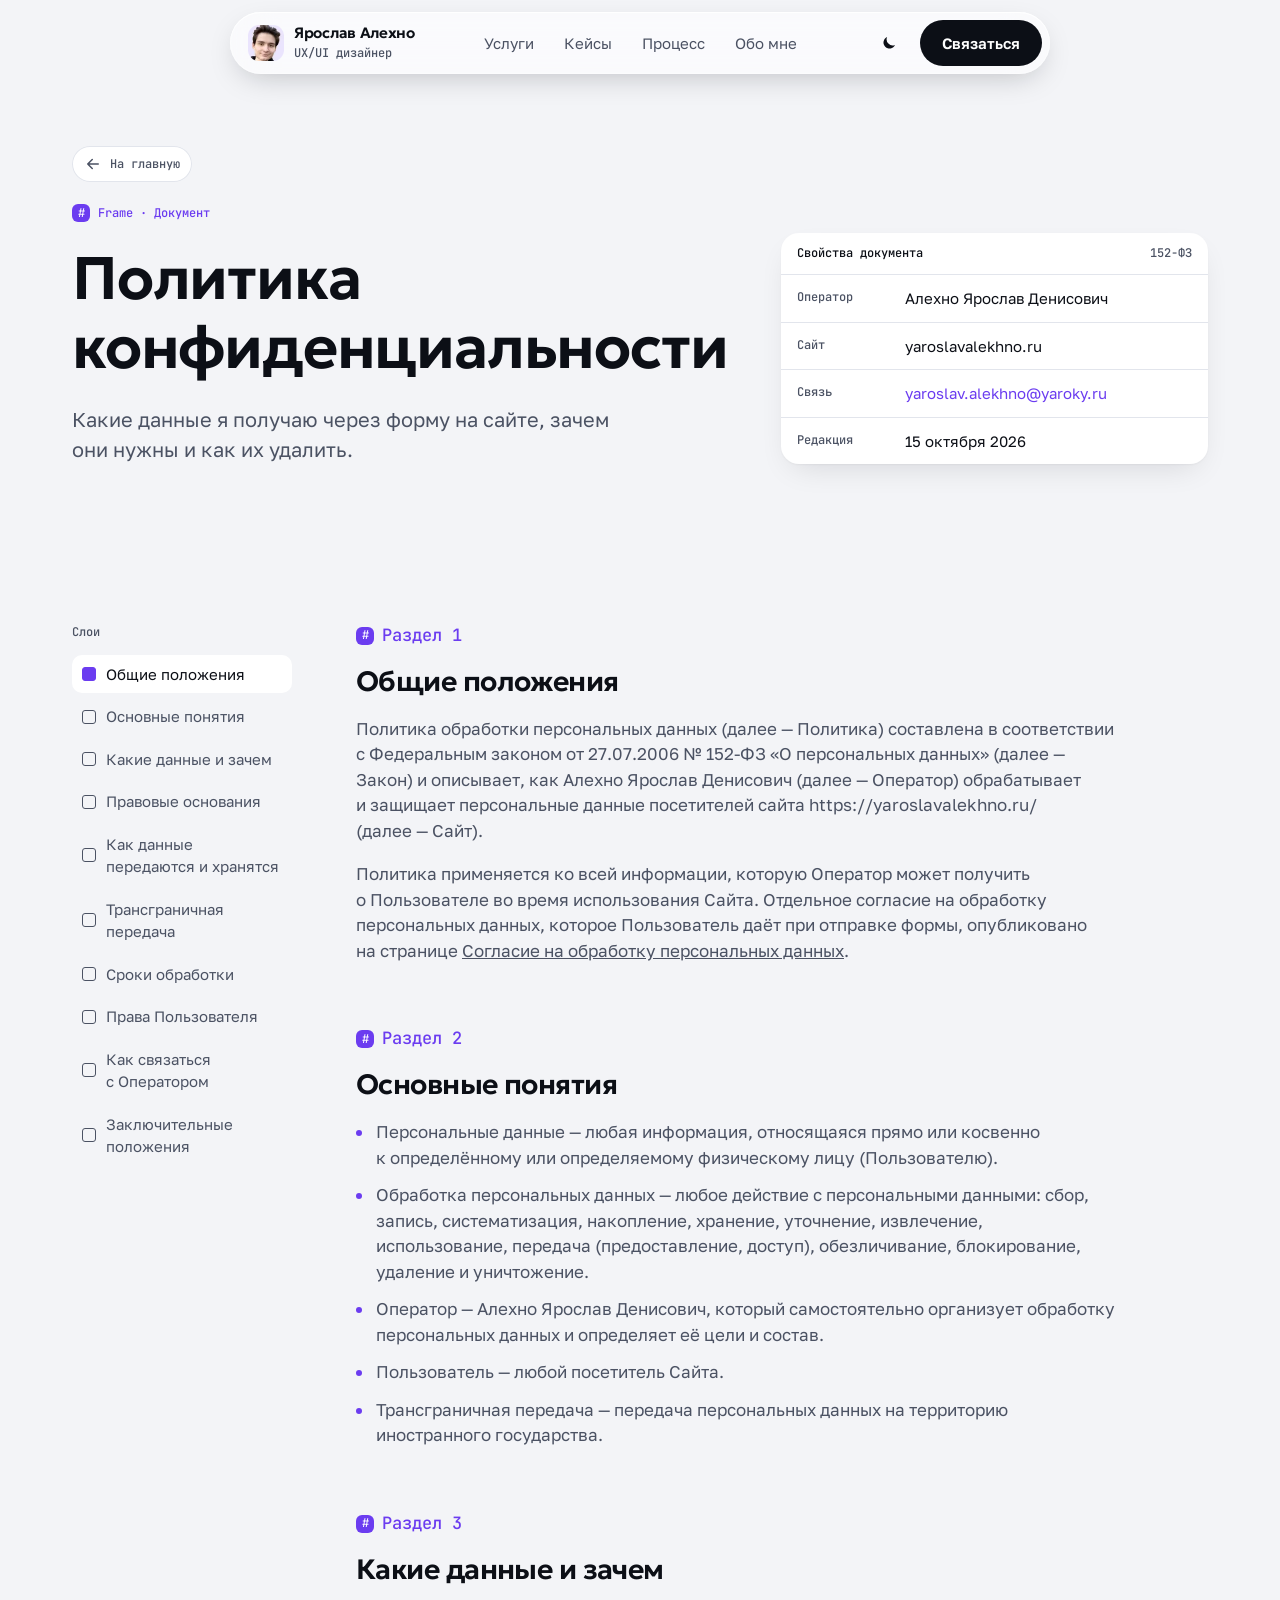
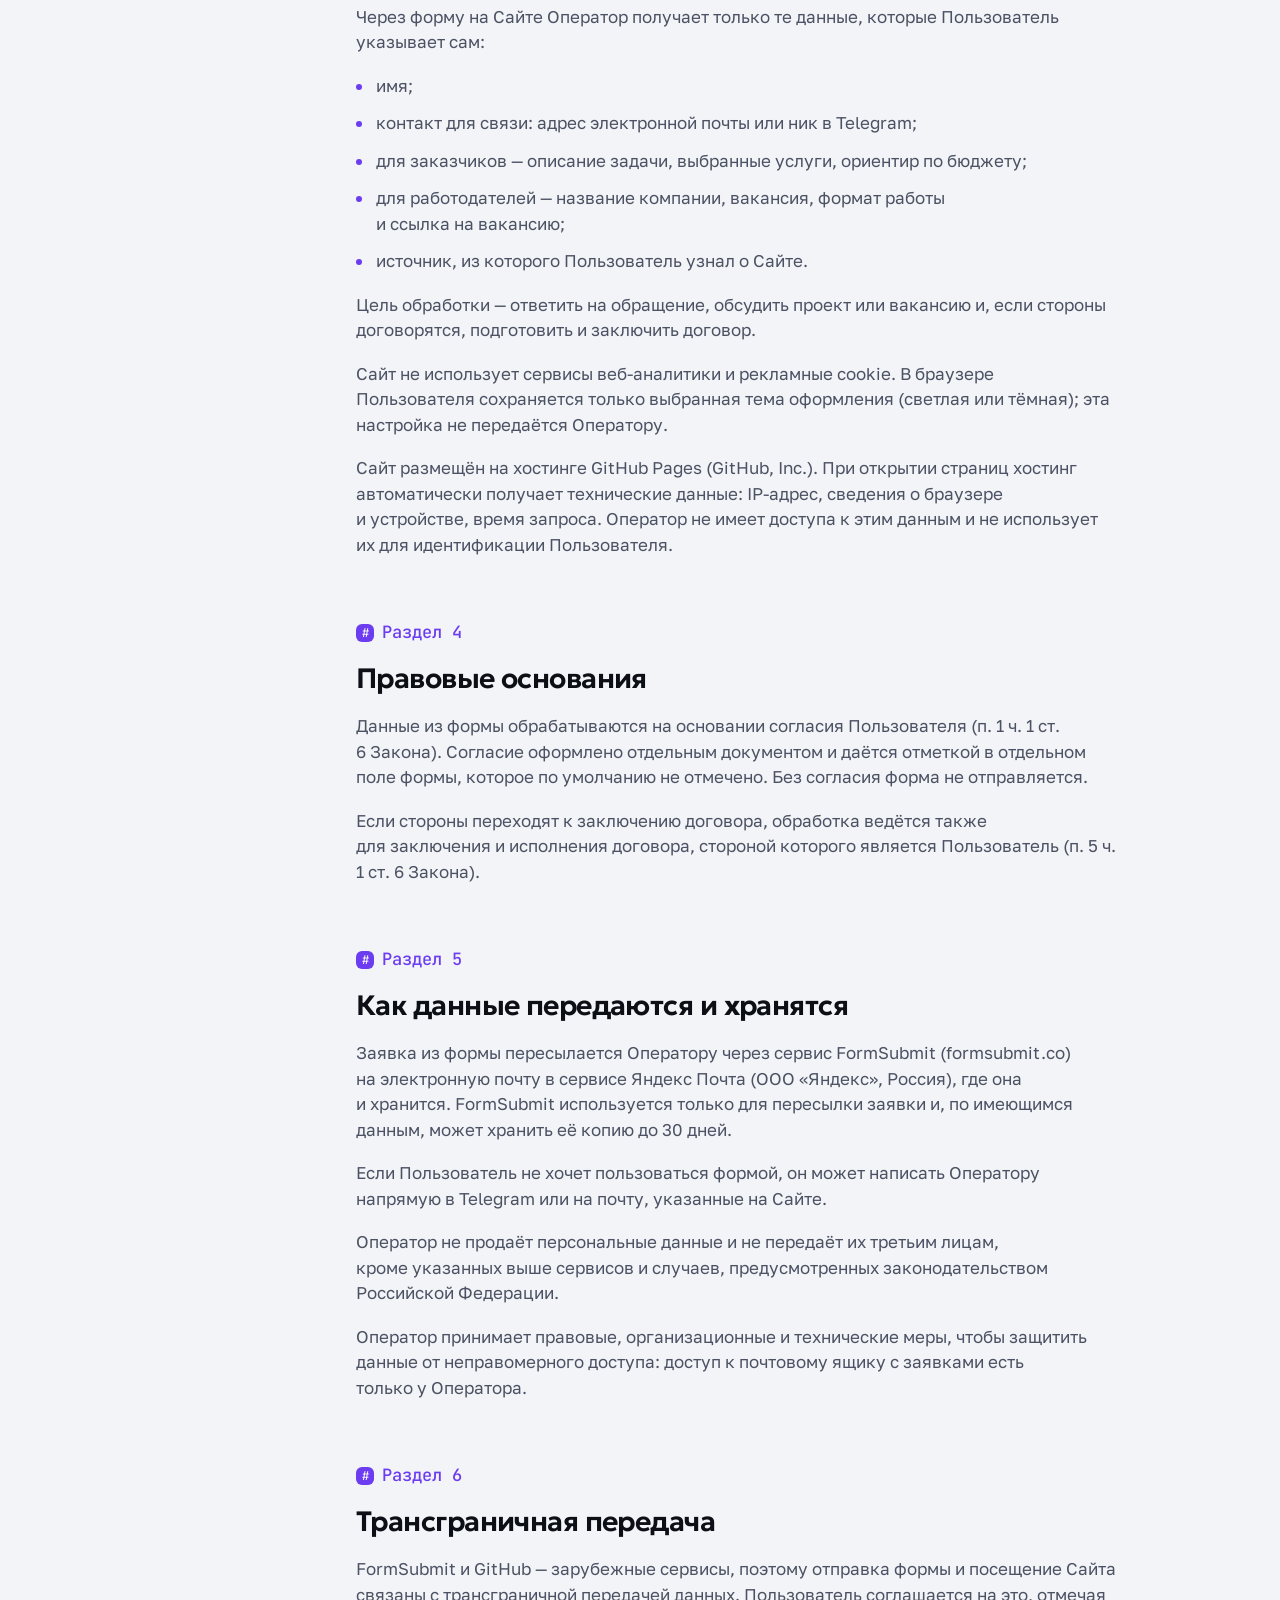
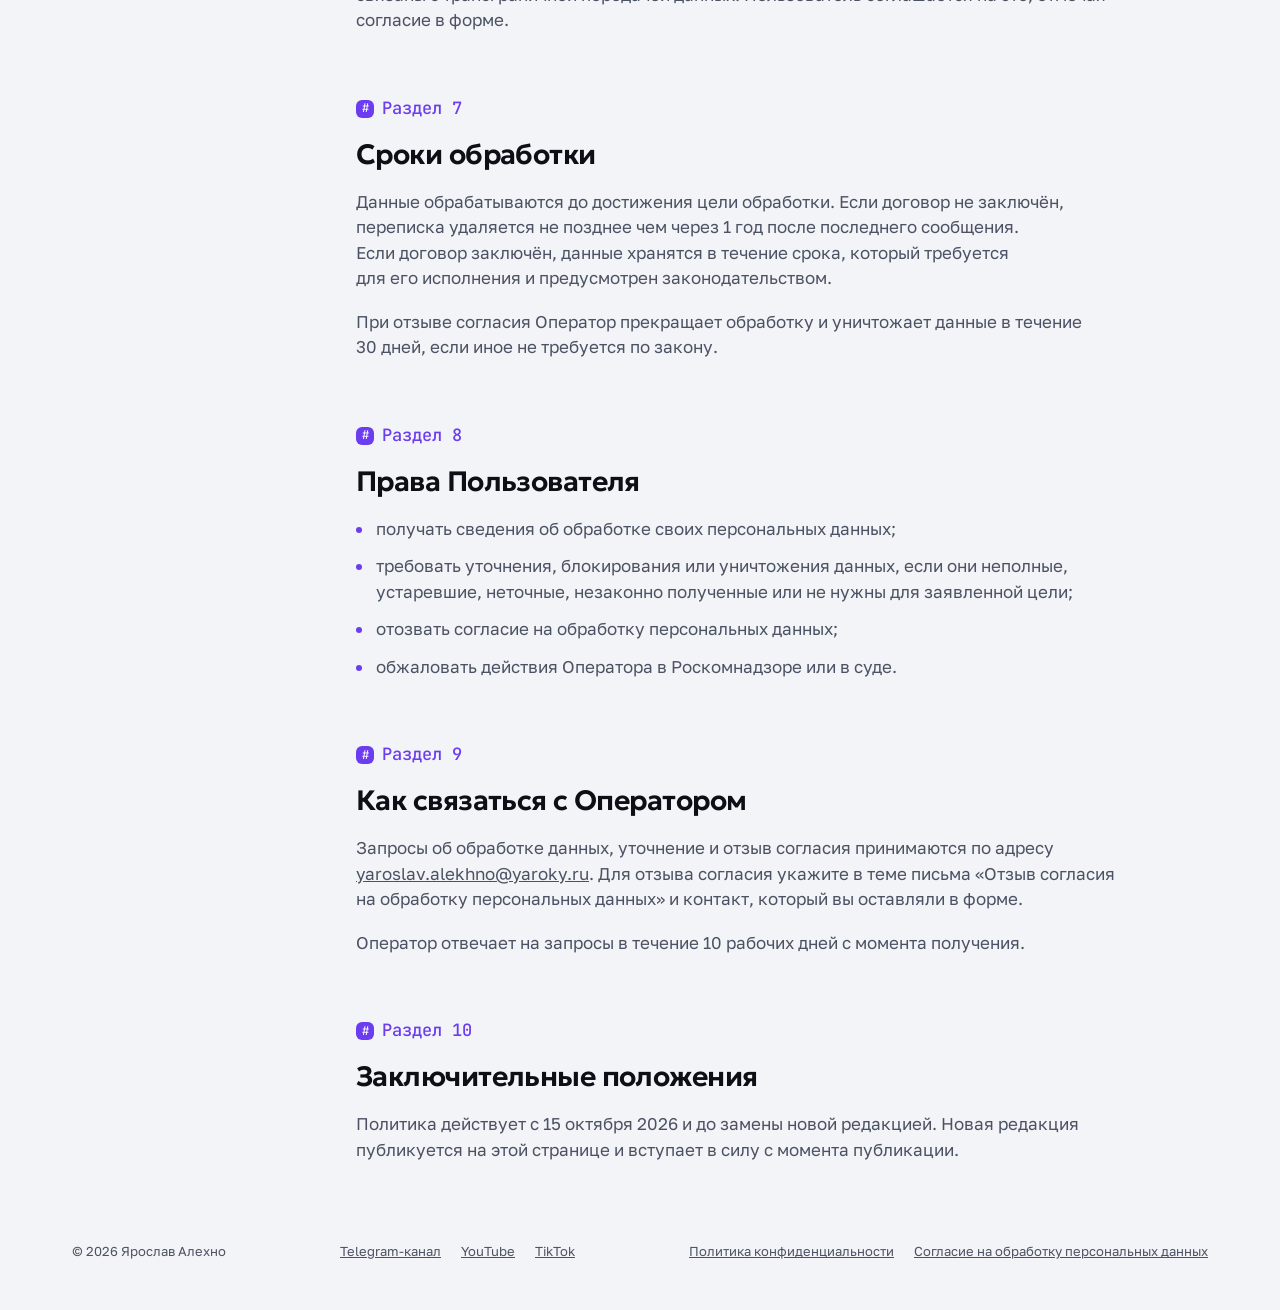
<file: privacy.html>
<!doctype html>
<!--
  Политика конфиденциальности — Ярослав Алехно
  Ярослав Алехно, UX/UI дизайнер — https://yaroslavalekhno.ru
  Статический сайт: HTML, CSS и немного JavaScript без фреймворков.
-->
<html lang="ru">
<head>
<meta charset="utf-8">
<meta name="viewport" content="width=device-width, initial-scale=1, viewport-fit=cover">
<title>Политика конфиденциальности — Ярослав Алехно</title>
<link rel="icon" href="/favicon.ico" sizes="any">
<link rel="icon" type="image/png" sizes="32x32" href="/favicon-32.png">
<link rel="apple-touch-icon" href="/apple-touch-icon.png">
<meta name="robots" content="index, follow">
<link rel="canonical" href="https://yaroslavalekhno.ru/privacy">
<meta property="og:url" content="https://yaroslavalekhno.ru/privacy">
<meta property="og:type" content="article">
<meta property="og:site_name" content="Ярослав Алехно">
<meta property="og:locale" content="ru_RU">
<meta property="og:title" content="Политика конфиденциальности — Ярослав Алехно">
<meta property="og:description" content="Как обрабатываются персональные данные посетителей сайта yaroslavalekhno.ru.">
<meta property="og:image" content="https://yaroslavalekhno.ru/img/og/default.jpg?v=2">
<meta property="og:image:width" content="1200">
<meta property="og:image:height" content="630">
<meta property="og:image:type" content="image/jpeg">
<meta property="og:image:alt" content="Политика конфиденциальности — Ярослав Алехно">
<meta name="twitter:card" content="summary_large_image">
<meta name="theme-color" content="#f3f4f7">
<meta name="author" content="Ярослав Алехно">
<meta name="format-detection" content="telephone=no">
<script type="application/ld+json">
{
  "@context": "https://schema.org",
  "@graph": [
    {
      "@type": "WebPage",
      "@id": "https://yaroslavalekhno.ru/privacy#page",
      "url": "https://yaroslavalekhno.ru/privacy",
      "name": "Политика конфиденциальности — Ярослав Алехно",
      "description": "Как обрабатываются персональные данные посетителей сайта yaroslavalekhno.ru.",
      "inLanguage": "ru",
      "isPartOf": {
        "@id": "https://yaroslavalekhno.ru/#site"
      },
      "about": {
        "@id": "https://yaroslavalekhno.ru/#person"
      }
    },
    {
      "@type": "BreadcrumbList",
      "itemListElement": [
        {
          "@type": "ListItem",
          "position": 1,
          "name": "Главная",
          "item": "https://yaroslavalekhno.ru/"
        },
        {
          "@type": "ListItem",
          "position": 2,
          "name": "Политика конфиденциальности",
          "item": "https://yaroslavalekhno.ru/privacy"
        }
      ]
    }
  ]
}
</script>
<meta name="description" content="Как обрабатываются персональные данные посетителей сайта yaroslavalekhno.ru.">
<link rel="preload" href="/fonts/golos-text-cyrillic-400-normal.woff2" as="font" type="font/woff2" crossorigin>
<link rel="preload" href="/fonts/geologica-cyrillic-600-normal.woff2" as="font" type="font/woff2" crossorigin>
<style>
@font-face {
  font-family: 'Golos Text';
  font-style: normal;
  font-weight: 400;
  font-display: swap;
  src: url(/fonts/golos-text-cyrillic-400-normal.woff2) format('woff2');
  unicode-range: U+0301, U+0400-045F, U+0490-0491, U+04B0-04B1, U+2116
}
@font-face {
  font-family: 'Golos Text';
  font-style: normal;
  font-weight: 400;
  font-display: swap;
  src: url(/fonts/golos-text-latin-400-normal.woff2) format('woff2');
  unicode-range: U+0000-00FF, U+0131, U+0152-0153, U+02BB-02BC, U+02C6, U+02DA, U+02DC, U+0304, U+0308, U+0329, U+2000-206F, U+20AC, U+2122, U+2191, U+2193, U+2212, U+2215, U+FEFF, U+FFFD
}
@font-face {
  font-family: 'Golos Text';
  font-style: normal;
  font-weight: 500;
  font-display: swap;
  src: url(/fonts/golos-text-cyrillic-500-normal.woff2) format('woff2');
  unicode-range: U+0301, U+0400-045F, U+0490-0491, U+04B0-04B1, U+2116
}
@font-face {
  font-family: 'Golos Text';
  font-style: normal;
  font-weight: 500;
  font-display: swap;
  src: url(/fonts/golos-text-latin-500-normal.woff2) format('woff2');
  unicode-range: U+0000-00FF, U+0131, U+0152-0153, U+02BB-02BC, U+02C6, U+02DA, U+02DC, U+0304, U+0308, U+0329, U+2000-206F, U+20AC, U+2122, U+2191, U+2193, U+2212, U+2215, U+FEFF, U+FFFD
}
@font-face {
  font-family: 'Golos Text';
  font-style: normal;
  font-weight: 600;
  font-display: swap;
  src: url(/fonts/golos-text-cyrillic-600-normal.woff2) format('woff2');
  unicode-range: U+0301, U+0400-045F, U+0490-0491, U+04B0-04B1, U+2116
}
@font-face {
  font-family: 'Golos Text';
  font-style: normal;
  font-weight: 600;
  font-display: swap;
  src: url(/fonts/golos-text-latin-600-normal.woff2) format('woff2');
  unicode-range: U+0000-00FF, U+0131, U+0152-0153, U+02BB-02BC, U+02C6, U+02DA, U+02DC, U+0304, U+0308, U+0329, U+2000-206F, U+20AC, U+2122, U+2191, U+2193, U+2212, U+2215, U+FEFF, U+FFFD
}
@font-face {
  font-family: 'Geologica';
  font-style: normal;
  font-weight: 600;
  font-display: swap;
  src: url(/fonts/geologica-cyrillic-600-normal.woff2) format('woff2');
  unicode-range: U+0301, U+0400-045F, U+0490-0491, U+04B0-04B1, U+2116
}
@font-face {
  font-family: 'Geologica';
  font-style: normal;
  font-weight: 600;
  font-display: swap;
  src: url(/fonts/geologica-latin-600-normal.woff2) format('woff2');
  unicode-range: U+0000-00FF, U+0131, U+0152-0153, U+02BB-02BC, U+02C6, U+02DA, U+02DC, U+0304, U+0308, U+0329, U+2000-206F, U+20AC, U+2122, U+2191, U+2193, U+2212, U+2215, U+FEFF, U+FFFD
}
@font-face {
  font-family: 'JetBrains Mono';
  font-style: normal;
  font-weight: 500;
  font-display: swap;
  src: url(/fonts/jetbrains-mono-cyrillic-500-normal.woff2) format('woff2');
  unicode-range: U+0301, U+0400-045F, U+0490-0491, U+04B0-04B1, U+2116
}
@font-face {
  font-family: 'JetBrains Mono';
  font-style: normal;
  font-weight: 500;
  font-display: swap;
  src: url(/fonts/jetbrains-mono-latin-500-normal.woff2) format('woff2');
  unicode-range: U+0000-00FF, U+0131, U+0152-0153, U+02BB-02BC, U+02C6, U+02DA, U+02DC, U+0304, U+0308, U+0329, U+2000-206F, U+20AC, U+2122, U+2191, U+2193, U+2212, U+2215, U+FEFF, U+FFFD
}
</style>
<style>
/* Основа: спокойный светлый фон, содержимое на сплошных подложках. Стекло только у плавающего меню и у виджетов поверх яркого цвета */
:root {
  color-scheme: light;
  --paper: #f3f4f7;
  --surface: #ffffff;
  --ink: #0c0f16;
  --ink-2: #4b5263;
  --line: #e2e5ec;
  --accent: #6b3cf0;
  --accent-soft: rgba(107, 60, 240, .09);
  --ok: #11845b;
  --display: "Geologica", "Golos Text", system-ui, sans-serif;
  --body: "Golos Text", system-ui, -apple-system, "Segoe UI", sans-serif;
  --mono: "JetBrains Mono", ui-monospace, Menlo, monospace;
  /* Шрифтовая шкала: 9 размеров на весь сайт, по три ступени (телефон / от 600px / от 980px).
     h1–h4 заголовки, lead вводный абзац, p основной текст, s мелкий текст и кнопки,
     xs подписи и метки, mono технические подписи. */
  --t-h1: 34px;
  --t-h2: 28px;
  --t-h3: 22px;
  --t-h4: 18px;
  --t-lead: 17px;
  --t-p: 16px;
  --t-s: 15px;
  --t-xs: 13px;
  --t-mono: 12px;
  /* Одно межстрочное и одно межбуквенное на семейство */
  --lh-display: 1.15;
  --ls-display: -.02em;
  --lh-body: 1.5;
  --lh-mono: 1.4;
  --fw-display: 600;
  --fw-body: 400;
  --fw-medium: 500;
  --fw-strong: 600;
  --ic: 16px;
  --r-xl: 36px;
  --r-l: 26px;
  --r-m: 18px;
  --glass-bg: rgba(255, 255, 255, .58);
  --glass-edge: rgba(255, 255, 255, .9);
  --shadow: 0 1px 2px rgba(12, 15, 22, .04), 0 12px 32px -12px rgba(12, 15, 22, .14);
  /* Вертикальный ритм, шаг 8px. Чем дальше элементы по смыслу, тем больше между ними расстояние:
     --sec   между разделами страницы (одинаково на всех страницах и между любыми разделами);
     --head  от заголовка раздела до его содержимого;
     --grid  между карточками одной группы;
     --pad / --pad-s / --pad-l  внутренние поля больших карточек / плиток / тёмных и цветных панелей.
     Внутри карточки расстояние между элементами всегда меньше её внутреннего поля. */
  --sec: 80px;
  --head: 32px;
  --grid: 16px;
  --pad: 24px;
  --pad-s: 20px;
  --pad-l: 32px;
}
@media (min-width:600px) {
  :root {
    --t-h1: 44px;
    --t-h2: 36px;
    --t-h3: 24px;
    --t-h4: 20px;
    --t-lead: 18px;
    --t-p: 17px;
    --sec: 112px;
    --head: 40px
  }
}
@media (min-width:980px) {
  :root {
    --t-h1: 60px;
    --t-h2: 48px;
    --t-h3: 28px;
    --t-h4: 22px;
    --t-lead: 20px;
    --ic: 18px;
    --sec: 160px;
    --head: 48px;
    --grid: 24px;
    --pad: 32px;
    --pad-l: 48px
  }
}
* {
  box-sizing: border-box
}
html {
  scroll-padding-top: 96px
}
@media (prefers-reduced-motion:no-preference) {
  html {
    scroll-behavior: smooth
  }
}
body {
  margin: 0;
  background: var(--paper);
  color: var(--ink);
  font: var(--fw-body) var(--t-p)/var(--lh-body) var(--body);
  -webkit-font-smoothing: antialiased;
  overflow-x: hidden
}
img {
  max-width: 100%;
  height: auto;
  display: block
}
a {
  color: inherit
}
:focus-visible {
  outline: 2px solid var(--accent);
  outline-offset: 3px;
  border-radius: 10px
}
h1,
h2,
h3 {
  font-family: var(--display);
  margin: 0;
  text-wrap: balance;
  letter-spacing: var(--ls-display);
  line-height: var(--lh-display)
}
p {
  margin: 0
}
b,
strong {
  font-weight: inherit
}
p,
li,
dd {
  text-wrap: pretty
}
.wrap {
  max-width: 1200px;
  margin: 0 auto;
  padding-inline: 16px
}
@media (min-width:720px) {
  .wrap {
    padding-inline: 32px
  }
}

/* Стекло: только для меню и виджетов поверх цвета */
.glass {
  background: var(--glass-bg);
  backdrop-filter: blur(22px) saturate(180%);
  -webkit-backdrop-filter: blur(22px) saturate(180%);
  box-shadow: inset 0 1px 0 var(--glass-edge), inset 0 0 0 1px rgba(255, 255, 255, .35), 0 10px 30px -10px rgba(12, 15, 22, .25)
}

/* Меню */
.nav {
  position: sticky;
  top: calc(env(safe-area-inset-top, 0px) + 12px);
  z-index: 10;
  margin-top: 12px;
  transition: transform .4s cubic-bezier(.2, .7, .2, 1)
}
.nav.nav-hide {
  transform: translateY(calc(-100% - 24px))
}
.nav-in {
  display: flex;
  align-items: center;
  gap: 8px;
  padding: 8px 8px 8px 18px;
  border-radius: 999px;
  max-width: 820px;
  margin: 0 auto
}

.nav ul {
  display: none;
  list-style: none;
  margin: 0 auto;
  padding: 0;
  gap: 2px
}
.nav ul a {
  display: block;
  padding: 9px 14px;
  border-radius: 999px;
  text-decoration: none;
  font-size: var(--t-s);
  color: var(--ink-2)
}
@media (hover:hover) {
  .nav ul a:hover {
    background: rgba(255, 255, 255, .8);
    color: var(--ink)
  }
}
.nav .btn {
  margin-left: auto
}
@media (min-width:860px) {
  .nav ul {
    display: flex
  }
  .nav .btn {
    margin-left: 0
  }
}

.btn {
  display: inline-flex;
  align-items: center;
  justify-content: center;
  gap: 10px;
  min-height: 46px;
  padding: 0 22px;
  border-radius: 999px;
  font: var(--fw-strong) var(--t-s)/var(--lh-body) var(--body);
  text-decoration: none;
  border: 0;
  cursor: pointer;
  white-space: nowrap;
  transition: translate .15s ease-out, scale .15s ease-out, background-color .15s ease-out;
  -webkit-tap-highlight-color: transparent
}
@media (hover:hover) {
  .btn:hover {
    translate: 0 -1px
  }
}
.btn-ink {
  background: var(--ink);
  color: #fff
}
@media (hover:hover) {
  .btn-ink:hover {
    background: #262b38
  }
}
.btn-line {
  background: var(--surface);
  color: var(--ink);
  box-shadow: inset 0 0 0 1px var(--line);
  border: 1px solid transparent
}
@media (hover:hover) {
  .btn-line:hover {
    box-shadow: inset 0 0 0 1px #c9cdd8
  }
}
.arrow {
  line-height: 1
}

/* Первый экран */
.hero {
  display: grid;
  gap: 32px;
  padding-block: 48px calc(var(--sec)/2)
}
@media (min-width:980px) {
  .hero {
    grid-template-columns: 1.05fr 1fr;
    align-items: stretch;
    padding-block: 72px calc(var(--sec)/2);
    gap: 48px
  }
  .hero .stage {
    aspect-ratio: auto;
    height: 100%;
    min-height: 520px
  }
}
.status {
  display: inline-flex;
  align-items: center;
  gap: 10px;
  font-size: var(--t-xs);
  font-weight: var(--fw-medium);
  color: var(--ink-2);
  background: var(--surface);
  padding: 8px 14px 8px 12px;
  border-radius: 999px;
  box-shadow: inset 0 0 0 1px var(--line);
  width: fit-content
}
.dot {
  width: 8px;
  height: 8px;
  border-radius: 50%;
  background: var(--ok);
  box-shadow: 0 0 0 4px rgba(17, 132, 91, .15)
}
.hero-copy {
  display: grid;
  gap: 28px;
  align-content: start
}
.hero-head {
  display: grid;
  gap: 14px
}
.hero-name {
  margin: 0;
  display: flex;
  flex-wrap: wrap;
  align-items: baseline;
  gap: 4px 12px
}
.hero-name b {
  font: var(--fw-display) var(--t-h4)/var(--lh-display) var(--display);
  letter-spacing: var(--ls-display);
  color: var(--ink)
}
.hero-name span {
  font: 500 var(--t-mono)/var(--lh-mono) var(--mono);
  color: var(--accent)
}
h1 {
  margin-bottom: 14px;
  font-size: var(--t-h1);
  
  font-weight: var(--fw-display)
}
h1 em {
  font-style: normal;
  position: relative;
  display: inline-block;
  outline: 2px solid var(--accent);
  outline-offset: 4px;
  background: var(--accent-soft);
  border-radius: 2px
}
.sel-h {
  position: relative;
  display: inline-block
}
.sel-h::before {
  content: attr(data-spec);
  position: absolute;
  left: -6px;
  bottom: -34px;
  font: 500 var(--t-mono)/var(--lh-mono) var(--mono);
  letter-spacing: 0;
  color: #fff;
  background: var(--accent);
  padding: 5px 7px;
  border-radius: 5px;
  white-space: nowrap
}
.handle {
  position: absolute;
  width: 9px;
  height: 9px;
  background: #fff;
  border: 2px solid var(--accent);
  border-radius: 2px
}
.lead {
  font-size: var(--t-lead);
  color: var(--ink-2);
  max-width: 46ch
}
.cta {
  display: flex;
  flex-wrap: wrap;
  gap: 10px
}
.clients {
  display: flex;
  flex-wrap: wrap;
  align-items: center;
  gap: 8px 20px;
  font-size: var(--t-xs);
  color: var(--ink-2);
  padding-top: 8px
}
.clients b {
  font: var(--fw-display) var(--t-s)/var(--lh-display) var(--display);
  color: var(--ink);
  letter-spacing: var(--ls-display)
}

/* Витрина на первом экране: единственное место, где стекло лежит на цвете */
.stage {
  position: relative;
  border-radius: var(--r-xl);
  overflow: hidden;
  aspect-ratio: 5/4.4;
  max-width: 100%;
  min-height: 360px;
  background:
    radial-gradient(60% 55% at 18% 22%, #b59bff 0%, transparent 70%),
    radial-gradient(55% 60% at 85% 30%, #ff9fb8 0%, transparent 70%),
    radial-gradient(65% 60% at 60% 95%, #ffd36e 0%, transparent 70%),
    radial-gradient(50% 50% at 10% 90%, #8fe3d0 0%, transparent 70%), #ddd0ff
}
.stage::after {
  content: "";
  position: absolute;
  inset: 0;
  background: url("data:image/svg+xml,%3Csvg xmlns='http://www.w3.org/2000/svg' width='120' height='120'%3E%3Cfilter id='n'%3E%3CfeTurbulence baseFrequency='.9' numOctaves='2'/%3E%3C/filter%3E%3Crect width='120' height='120' filter='url(%23n)' opacity='.08'/%3E%3C/svg%3E");
  mix-blend-mode: overlay;
  pointer-events: none
}
.w {
  position: absolute;
  border-radius: 22px;
  padding: 18px 20px;
  color: var(--ink);
  cursor: grab;
  touch-action: none;
  user-select: none
}
.w img {
  pointer-events: none;
  -webkit-user-drag: none;
  -webkit-touch-callout: none
}
.w.drag {
  cursor: grabbing;
  outline: 2px solid var(--accent);
  outline-offset: 3px;
  z-index: 3
}
.hint {
  position: absolute;
  left: 14px;
  top: 14px;
  font: 500 var(--t-mono)/var(--lh-mono) var(--mono);
  color: var(--ink);
  background: rgba(255, 255, 255, .7);
  padding: 7px 9px;
  border-radius: 8px
}
.cmp {
  position: relative
}
.cursor {
  position: absolute;
  right: -34px;
  bottom: -6px;
  display: flex;
  align-items: flex-start;
  gap: 2px;
  pointer-events: none;
  z-index: 2
}
.cursor svg {
  width: 18px;
  height: 18px
}
.cursor span {
  font: var(--fw-strong) var(--t-xs)/var(--lh-body) var(--body);
  color: #fff;
  background: #e5484d;
  padding: 5px 8px;
  border-radius: 8px 8px 8px 2px;
  margin-top: 14px
}
@media (prefers-reduced-motion:no-preference) {
  .cursor {
    animation: roam 9s ease-in-out 2
  }
  @keyframes roam {
    30% {
      transform: translate(-26px, -10px)
    }
    60% {
      transform: translate(-8px, 6px)
    }
  }
}
.w small {
  display: block;
  font-size: var(--t-xs);
  font-weight: var(--fw-medium);
  color: #2c3242;
  margin-bottom: 6px
}
.w-metric {
  left: 7%;
  top: 9%;
  width: min(58%, 270px)
}
.w-metric .big {
  font: var(--fw-display) var(--t-h3)/var(--lh-display) var(--display);
  letter-spacing: var(--ls-display);
  font-variant-numeric: tabular-nums
}
.w-metric .big span {
  display: block;
  font: var(--fw-medium) var(--t-s)/var(--lh-body) var(--body);
  letter-spacing: 0;
  color: #2c3242;
  margin-top: 4px
}
.bars {
  display: flex;
  align-items: flex-end;
  gap: 6px;
  height: 46px;
  margin-top: 14px
}
.bars i {
  flex: 1;
  border-radius: 6px;
  background: rgba(12, 15, 22, .18)
}
.bars i:last-child {
  background: var(--ink)
}
.w-flow {
  right: 5%;
  top: 54%;
  width: min(44%, 230px)
}
.flow {
  display: grid;
  gap: 8px
}
.flow div {
  display: flex;
  align-items: center;
  gap: 10px;
  font-size: var(--t-xs);
  font-weight: var(--fw-medium);
  background: rgba(255, 255, 255, .6);
  border-radius: 12px;
  padding: 8px 10px
}
.flow div i {
  width: 18px;
  height: 18px;
  border-radius: 6px;
  background: var(--ink);
  flex: none
}
.flow div:nth-child(2) i {
  background: var(--accent)
}
.flow div:nth-child(3) i {
  background: var(--ok)
}
.w-avail {
  left: 5%;
  bottom: 7%;
  display: flex;
  align-items: center;
  gap: 12px;
  border-radius: 999px;
  padding: 10px 18px 10px 10px;
  font-size: var(--t-xs);
  font-weight: var(--fw-strong)
}
.w-avail .av {
  width: 38px;
  height: 38px;
  border-radius: 50%;
  background: linear-gradient(135deg, #6b3cf0, #c9a8ff);
  overflow: hidden;
  display: grid;
  place-items: center;
  color: #fff;
  font: var(--fw-display) var(--t-xs)/var(--lh-display) var(--display);
  letter-spacing: var(--ls-display)
}

@media (max-width:600px) {
  .stage {
    aspect-ratio: 4/5
  }
  .w-metric {
    width: 72%
  }
  .w-flow {
    top: auto;
    bottom: 24%;
    width: 62%
  }
  .w-avail {
    bottom: 5%
  }
}
.w-photo {
  margin: 0;
  right: 7%;
  top: 7%;
  padding: 10px;
  border-radius: 24px;
  width: clamp(120px, 24%, 168px)
}
.photo {
  display: block;
  width: 100%;
  height: auto;
  aspect-ratio: 1;
  border-radius: 16px;
  object-fit: cover;
  background: linear-gradient(140deg, #6b3cf0, #c9a8ff 70%, #ffd1e8);
  color: #fff;
  font: var(--fw-display) var(--t-h3)/var(--lh-display) var(--display);
  display: grid;
  place-items: center;
  pointer-events: none;
  letter-spacing: var(--ls-display)
}
.w-photo figcaption {
  display: flex;
  justify-content: space-between;
  gap: 6px;
  font: 500 var(--t-mono)/var(--lh-mono) var(--mono);
  color: #2c3242;
  padding: 9px 4px 2px
}
.w-avail .av img {
  width: 100%;
  height: 100%;
  object-fit: cover
}
@media (min-width:601px) and (max-width:979px) {
  .stage {
    aspect-ratio: 16/9;
    min-height: 0
  }
  .w-flow {
    top: auto;
    bottom: 8%
  }
  .w-photo {
    width: 130px;
    right: auto;
    left: 46%;
    top: 7%
  }
}

/* без !important: иначе на телефоне перетаскивание не может сдвинуть карточки (inline left/top из скрипта проигрывают) */
@media (max-width:600px) {
  #stage {
    aspect-ratio: 3/4.3
  }
  #stage .hint {
    display: none
  }
  #stage .w-photo {
    width: 30%;
    top: 5%;
    right: 4%
  }
  #stage .w-metric {
    width: 56%;
    left: 4%;
    top: 5%
  }
  #stage .w-flow {
    width: 64%;
    top: auto;
    bottom: 19%
  }
  .w-photo figcaption span+span {
    display: none
  }
}
@media (max-width:420px) {
  #stage {
    aspect-ratio: 3/5.4
  }
  #stage .w {
    padding: 14px 16px
  }
  #stage .w-metric {
    width: 62%;
    left: 4%
  }
  #stage .w-photo {
    width: 28%
  }
  #stage .w-flow {
    bottom: 15%
  }
  #stage .w-avail {
    bottom: 3%
  }
  #stage .sp span {
    
    padding: 6px 9px;
    white-space: nowrap
  }
}

/* Первый экран целиком в видимой области на любом устройстве. Высота считается от экрана:
   svh — высота без панелей мобильного браузера, --nav — место под плавающим меню (12 + 62), --fold — запас до нижнего края.
   Шрифт заголовка и промежутки уменьшаются на невысоких экранах, витрина по высоте равна тексту. */
:root {
  --vh: 100vh;
  --nav: 74px;
  --fold: 16px;
  --hero-top: clamp(16px, calc(var(--vh)*.05), 72px);
  --hero-gap: clamp(16px, calc(var(--vh)*.03), 28px)
}
@supports (height:100svh) {
  :root {
    --vh: 100svh
  }
}
.hero {
  padding-top: var(--hero-top)
}
.hero h1 {
  font-size: min(var(--t-h1), calc(var(--vh)*.072))
}

/* один промежуток между всеми группами текста; подпись «Text · Geologica SemiBold» висит под заголовком и входит в него */
.hero-copy {
  gap: var(--hero-gap)
}
.hero-copy h1 {
  margin-bottom: 30px;
  
}
.clients {
  padding-top: 0
}
@media (min-width:980px) {
  .hero .stage {
    min-height: 460px
  }
}

/* планшет: если под текстом остаётся место, витрина занимает этот остаток, на невысоком экране её нет */
@media (min-width:601px) and (max-width:979px) {
  #stage {
    display: none
  }
}
@media (min-width:601px) and (max-width:979px) and (min-height:900px) {
  .hero {
    display: flex;
    flex-direction: column;
    gap: var(--grid);
    min-height: calc(var(--vh) - var(--nav) - var(--fold) + var(--sec)/2)
  }
  .hero-copy {
    flex: none
  }
  #stage {
    display: block;
    flex: 1 1 0;
    min-height: 0;
    aspect-ratio: auto
  }
  #stage .w-flow,
  #stage .hint {
    display: none
  }
}

/* телефон: перетаскиваемую витрину убираем, первый экран — только текст */
@media (max-width:600px) {
  #stage {
    display: none
  }
  .hero h1 {
    font-size: min(var(--t-h1), calc(var(--vh)*.06))
  }
  .hero-head {
    gap: 10px
  }
}
@media (max-height:620px) and (max-width:979px) {
  .hero-name span {
    display: none
  }
  .lead {
    font-size: var(--t-p)
  }
}
@media (max-height:520px) and (max-width:979px) {
  .status {
    display: none
  }
}
.sp {
  display: flex;
  flex-wrap: wrap;
  gap: 6px
}
.sp span {
  padding: 7px 10px;
  border-radius: 10px;
  background: rgba(255, 255, 255, .7);
  font-size: var(--t-xs);
  font-weight: var(--fw-strong)
}
.sp-foot {
  margin-top: 10px;
  font-size: var(--t-xs);
  color: #2c3242
}
.sp-foot b {
  font-family: var(--display);
  font-weight: var(--fw-display);
  line-height: var(--lh-display);
  letter-spacing: var(--ls-display)
}

.cmp {
  display: grid;
  gap: 6px;
  padding: 14px;
  border-radius: 14px;
  border: 1.5px dashed rgba(107, 60, 240, .5);
  background: rgba(255, 255, 255, .35)
}
.cmp-b {
  display: flex;
  justify-content: center;
  text-align: center;
  padding: 10px 12px;
  border-radius: 999px;
  font-size: var(--t-xs);
  font-weight: var(--fw-strong)
}
.cmp-b.ink {
  background: var(--ink);
  color: #fff
}
.cmp-b.line {
  background: #fff;
  color: var(--ink)
}
.vars {
  display: flex;
  gap: 4px;
  margin-top: 8px
}
.vars span {
  font: 500 var(--t-mono)/var(--lh-mono) var(--mono);
  padding: 5px 7px;
  border-radius: 6px;
  color: #2c3242
}
.vars .on {
  background: var(--accent);
  color: #fff
}
.logo {
  display: flex;
  align-items: center;
  gap: 10px;
  text-decoration: none;
  color: inherit
}
.mark {
  display: grid;
  place-items: center;
  width: 36px;
  height: 36px;
  border-radius: 11px;
  background: linear-gradient(135deg, var(--accent), #c9a8ff);
  color: #fff;
  font: var(--fw-display) var(--t-xs)/var(--lh-display) var(--display);
  letter-spacing: var(--ls-display);
  transition: transform .35s cubic-bezier(.2, .7, .2, 1), border-radius .35s
}
@media (hover:hover) {
  .logo:hover .mark {
    transform: rotate(-8deg);
    border-radius: 50%
  }
}
img.mark {
  object-fit: cover;
  background: #eae4fc
}
@media (hover:hover) {
  .logo:hover img.mark {
    transform: scale(1.06)
  }
}
.lname {
  display: grid;
  gap: 3px;
  font: var(--fw-display) var(--t-s)/var(--lh-display) var(--display);
  letter-spacing: var(--ls-display);
  white-space: nowrap
}
.lname small {
  font: 500 var(--t-mono)/var(--lh-mono) var(--mono);
  letter-spacing: 0;
  color: var(--ink-2);
  transition: color .2s
}
@media (hover:hover) {
  .logo:hover .lname small {
    color: var(--accent)
  }
}
.nav ul a.on {
  background: var(--accent-soft);
  color: var(--accent)
}
@media (max-width:420px) {
  .lname {
    display: none
  }
}

/* Микроанимации */
.btn:not(:disabled):not([aria-disabled]):active {
  scale: .96
}
.btn[aria-disabled] {
  opacity: .7;
  cursor: progress
}
.btn .arrow {
  transition: transform .25s
}
@media (hover:hover) {
  .btn:hover .arrow {
    transform: translateX(3px)
  }
}
.svc {
  position: relative
}
.svc::after {
  content: "→";
  position: absolute;
  right: 0;
  bottom: var(--pad);
  font-size: 20px;
  color: var(--accent);
  opacity: 0;
  transform: translateX(-8px);
  transition: opacity .2s ease-out, transform .2s ease-out
}
@media (hover:hover) {
  .svc:hover::after {
    opacity: 1;
    transform: none
  }
}
/* пульс — отдельным кольцом через transform и opacity, чтобы анимацию считала видеокарта, а не перерисовка */
.dot {
  position: relative;
  flex: none
}
.dot::after {
  content: "";
  position: absolute;
  inset: 0;
  border-radius: 50%;
  background: rgba(17, 132, 91, .45);
  opacity: 0;
  animation: pulse 2.4s ease-out 3
}
@keyframes pulse {
  0% {
    transform: scale(1);
    opacity: 1
  }
  70%,
  100% {
    transform: scale(3.25);
    opacity: 0
  }
}
.anim .rv {
  opacity: 0;
  translate: 0 12px;
  transition: opacity .6s ease-out var(--d, 0ms), translate .6s cubic-bezier(.2, .7, .2, 1) var(--d, 0ms), transform .3s ease, box-shadow .3s ease
}
.anim .rv.in {
  opacity: 1;
  translate: 0 0
}
.anim h1 em {
  animation: selin .7s .35s both
}
@keyframes selin {
  from {
    outline-color: transparent;
    background: transparent
  }
}
.anim .sel-h::before {
  animation: pop .4s .9s both
}
@keyframes pop {
  from {
    opacity: 0;
    transform: translateY(-4px)
  }
}
.anim .stage:not(.settled) .w {
  animation: wIn .7s cubic-bezier(.2, .7, .2, 1) both
}
.anim .stage:not(.settled) .w-photo {
  animation-delay: .12s
}
.anim .stage:not(.settled) .w-flow {
  animation-delay: .24s
}
.anim .stage:not(.settled) .w-avail {
  animation-delay: .36s
}
@keyframes wIn {
  from {
    opacity: 0;
    translate: 0 24px;
    scale: .96
  }
}
@media (prefers-reduced-motion:reduce) {
  *,
  *::before,
  *::after {
    animation: none !important;
    transition: none !important
  }
}
.case .shot>img {
  position: absolute;
  inset: 0;
  width: 100%;
  height: 100%;
  object-fit: cover;
  z-index: -1
}
.shot>picture>img {
  position: absolute;
  inset: 0;
  width: 100%;
  height: 100%;
  object-fit: cover;
  z-index: -1
}
.shot:has(>img, >picture) {
  background: none
}
@media (max-width:600px) {
  .shot .ph {
    display: none
  }
  .case .chips {
    gap: 6px;
    left: 12px;
    bottom: 12px;
    right: 12px
  }
  .case .chip {
    padding: 8px 10px;
    
  }
  .case .chip b {
    font-size: var(--t-p)
  }
  .case .chip:nth-child(n+2) {
    display: none
  }
}

/* Секции */
section {
  padding-block: calc(var(--sec)/2)
}
.sec-head {
  display: grid;
  gap: 14px;
  margin-bottom: var(--head);
  max-width: 720px
}
.kicker {
  font: 500 var(--t-mono)/var(--lh-mono) var(--mono);
  color: var(--accent);
  display: inline-flex;
  align-items: center;
  gap: 8px
}
.kicker::before {
  content: "#";
  display: grid;
  place-items: center;
  width: var(--ic);
  height: var(--ic);
  border-radius: 6px;
  background: var(--accent);
  color: #fff;
  font-size: 12px
}
h2 {
  font-size: var(--t-h2);
  
  font-weight: var(--fw-display)
}
.sec-head p:not(.kicker) {
  color: var(--ink-2);
  font-size: var(--t-lead);
  max-width: 58ch
}

/* Для кого: заказчики и работодатели */
.split {
  display: grid;
  gap: var(--grid)
}
@media (min-width:820px) {
  .split {
    grid-template-columns: 1fr 1fr
  }
}
.aud {
  background: var(--surface);
  border-radius: var(--r-l);
  padding: var(--pad);
  display: grid;
  gap: 12px;
  align-content: start;
  box-shadow: var(--shadow)
}
.aud h3 {
  font-size: var(--t-h4);
  font-weight: var(--fw-display)
}
.aud ul {
  list-style: none;
  margin: 0;
  padding: 0;
  display: grid;
  gap: 8px
}
.aud li {
  display: flex;
  gap: 12px;
  color: var(--ink-2)
}
.aud li::before {
  content: "";
  flex: none;
  width: 6px;
  height: 6px;
  border-radius: 50%;
  background: var(--accent);
  margin-top: 11px
}
.aud .btn {
  justify-self: start;
  margin-top: 4px
}
@media (min-width:601px) {
  .aud .btn {
    margin-top: 8px
  }
}

/* Услуги */
.services {
  display: grid;
  border-top: 1px solid var(--ink)
}
.svc {
  -webkit-tap-highlight-color: transparent;
  text-decoration: none;
  color: inherit;
  display: grid;
  gap: 12px 32px;
  padding: var(--pad) 0;
  border-bottom: 1px solid var(--line);
  grid-template-columns: 1fr auto;
  grid-template-areas: "t term" "d d" "f f";
  transition: background .2s
}
.svc-top {
  display: contents
}
.svc h3 {
  grid-area: t;
  font-size: var(--t-h3);
  font-weight: var(--fw-display);
  
}
.svc p:not(.for) {
  grid-area: d;
  color: var(--ink-2);
  max-width: 52ch;
  
}
.svc .for {
  grid-area: f;
  font: 500 var(--t-mono)/var(--lh-mono) var(--mono);
  color: var(--ink-2)
}
.term {
  grid-area: term;
  align-self: start;
  display: grid;
  gap: 4px;
  justify-items: end;
  text-align: right;
  font: 500 var(--t-mono)/var(--lh-mono) var(--mono);
  color: var(--ink-2);
  white-space: nowrap
}
.term b {
  font: var(--fw-display) var(--t-h4)/var(--lh-display) var(--display);
  letter-spacing: var(--ls-display);
  color: var(--ink);
  font-variant-numeric: tabular-nums
}
@media (hover:hover) {
  .svc:hover .term b {
    color: var(--accent)
  }
}
@media (max-width:519px) {
  .svc {
    grid-template-columns: 1fr;
    grid-template-areas: "t" "term" "d" "f"
  }
  .term {
    justify-items: start;
    text-align: left
  }
  .svc h3 {
    overflow-wrap: anywhere
  }
}
@media (min-width:880px) {
  .svc {
    grid-template-columns: 1fr 1.3fr 176px;
    grid-template-areas: "t d term" "t f term"
  }
}
@media (hover:hover) {
  .svc:hover h3 {
    color: var(--accent)
  }
}
.src .src-other {
  position: static;
  opacity: 1;
  pointer-events: auto;
  display: none;
  flex-basis: 100%;
  margin-top: 4px;
  font: inherit;
  font-size: var(--t-p);
  padding: 12px 14px;
  border-radius: 14px;
  border: 1px solid transparent;
  background: var(--paper);
  color: var(--ink);
  box-shadow: inset 0 0 0 1px var(--line)
}
#src-5:checked~.src-other {
  display: block
}
.svc-note {
  margin-top: 18px;
  font-size: var(--t-s);
  color: var(--ink-2)
}

/* Кейсы */
.cases {
  display: grid;
  gap: var(--grid)
}
@media (min-width:880px) {
  .cases {
    grid-template-columns: 1fr 1fr
  }
  .case.wide {
    grid-column: 1/-1
  }
}
.case {
  background: var(--surface);
  border-radius: var(--r-xl);
  overflow: hidden;
  text-decoration: none;
  display: grid;
  box-shadow: var(--shadow)
}
.case {
  position: relative;
  overflow: visible
}
.case .shot {
  border-radius: var(--r-xl) var(--r-xl) 0 0
}
@media (hover:hover) {
  .case:hover {
    z-index: 3
  }
}
.case:focus-visible {
  z-index: 3
}
.sel {
  position: absolute;
  inset: 0;
  border: 2px solid var(--accent);
  border-radius: var(--r-xl);
  opacity: 0;
  transition: opacity .2s ease;
  pointer-events: none;
  z-index: 4
}
.sel i {
  display: none
}
.sel i {
  position: absolute;
  width: 10px;
  height: 10px;
  background: #fff;
  border: 2px solid var(--accent);
  border-radius: 2px
}
.sel i:nth-child(1) {
  left: -6px;
  top: -6px
}
.sel i:nth-child(2) {
  right: -6px;
  top: -6px
}
.sel i:nth-child(3) {
  left: -6px;
  bottom: -6px
}
.sel i:nth-child(4) {
  right: -6px;
  bottom: -6px
}
.sel em {
  position: absolute;
  left: 50%;
  bottom: -30px;
  transform: translateX(-50%);
  font: 500 var(--t-mono)/var(--lh-mono) var(--mono);
  font-style: normal;
  color: #fff;
  background: var(--accent);
  padding: 5px 7px;
  border-radius: 5px;
  white-space: nowrap
}
@media (hover:hover) {
  .case:hover .sel {
    opacity: 1
  }
}
.case:focus-visible .sel {
  opacity: 1
}
.case:focus-visible {
  outline: none
}
.shot {
  position: relative;
  aspect-ratio: 16/10;
  max-width: 100%;
  overflow: hidden;
  isolation: isolate;
  display: grid;
  place-items: center
}
.case.wide .shot {
  aspect-ratio: 16/8
}
@media (max-width:879px) {
  .case .shot,
  .case.wide .shot {
    aspect-ratio: 2/1
  }
}
@media (max-width:600px) {
  .case .shot,
  .case.wide .shot {
    aspect-ratio: 4/3
  }
}
.shot .ph {
  font: var(--fw-strong) var(--t-xs)/var(--lh-body) var(--body);
  color: rgba(255, 255, 255, .85);
  border: 1.5px dashed rgba(255, 255, 255, .6);
  border-radius: 16px;
  padding: 12px 16px;
  text-align: center
}
.s1 {
  background: radial-gradient(70% 80% at 20% 10%, #3f7bff, transparent 70%), radial-gradient(60% 70% at 90% 90%, #00b4d8, transparent 70%), #0d2a7a
}
.s2 {
  background: radial-gradient(70% 80% at 80% 10%, #28d4b4, transparent 70%), radial-gradient(60% 70% at 10% 90%, #2f7cff, transparent 70%), #0b3a44
}
.s3 {
  background: radial-gradient(70% 80% at 20% 90%, #ffb054, transparent 70%), radial-gradient(60% 70% at 90% 10%, #ff6a3d, transparent 70%), #5a240f
}
.s4 {
  background: radial-gradient(70% 80% at 80% 80%, #ff8cc6, transparent 70%), radial-gradient(60% 70% at 10% 10%, #8d6bff, transparent 70%), #2c1660
}
.chips {
  position: absolute;
  left: 16px;
  bottom: 16px;
  right: 16px;
  display: flex;
  flex-wrap: wrap;
  gap: 8px
}
.chip {
  border-radius: 14px;
  padding: 10px 14px;
  font-size: var(--t-xs);
  font-weight: var(--fw-medium);
  color: var(--ink)
}
.chip b {
  display: block;
  font: var(--fw-display) var(--t-h4)/var(--lh-display) var(--display);
  letter-spacing: var(--ls-display);
  font-variant-numeric: tabular-nums
}
.case-body {
  padding: var(--pad);
  display: grid;
  gap: 8px
}
.case-body .more {
  margin-top: 6px
}
.meta {
  display: flex;
  flex-wrap: wrap;
  gap: 6px 0;
  font-size: var(--t-xs);
  font-weight: var(--fw-medium);
  color: var(--ink-2);
  margin-inline-start: -21px;
  clip-path: inset(0 0 0 21px)
}
.meta span::before {
  content: "·";
  display: inline-block;
  width: 21px;
  text-align: center;
  color: #a7adbb
}
.case h3 {
  font-size: var(--t-h4);
  font-weight: var(--fw-display);
  
}
.case p {
  color: var(--ink-2)
}
.more {
  display: inline-flex;
  align-items: center;
  gap: 8px;
  font-weight: var(--fw-strong);
  font-size: var(--t-s);
  margin-top: 4px
}
@media (hover:hover) {
  .case:hover .more .arrow {
    transform: translateX(3px)
  }
}
.more .arrow {
  transition: transform .2s
}
.concepts {
  margin-top: var(--grid);
  display: flex;
  flex-wrap: wrap;
  justify-content: space-between;
  align-items: center;
  gap: 16px;
  background: var(--surface);
  border-radius: var(--r-l);
  padding: var(--pad);
  box-shadow: var(--shadow)
}
.concepts p {
  color: var(--ink-2);
  max-width: 60ch
}

/* Процесс работы */
.steps {
  list-style: none;
  margin: 0;
  padding: 8px 0;
  display: grid;
  background: var(--surface);
  border-radius: var(--r-l);
  box-shadow: var(--shadow);
  position: relative
}
.steps {
  --pl: 24px
}
@media (min-width:900px) {
  .steps {
    --pl: 32px
  }
}
.steps::before {
  content: "";
  position: absolute;
  left: calc(var(--pl) + 25px);
  top: 44px;
  bottom: 44px;
  width: 2px;
  background: linear-gradient(var(--accent), var(--accent-soft))
}
.step {
  position: relative;
  display: grid;
  grid-template-columns: 52px 1fr;
  grid-template-areas: "n t" "n d" "n y";
  gap: 6px 16px;
  padding: 20px var(--pl);
  border-top: 1px solid var(--line)
}
.step:first-child {
  border-top: 0
}
.step .n {
  grid-area: n;
  position: relative;
  z-index: 1;
  width: 52px;
  height: 52px;
  border-radius: 50%;
  display: grid;
  place-items: center;
  background: var(--surface);
  box-shadow: inset 0 0 0 2px var(--accent);
  font: 500 var(--t-mono)/var(--lh-mono) var(--mono);
  color: var(--accent)
}
.step h3 {
  grid-area: t;
  font-size: var(--t-h4);
  font-weight: var(--fw-display);
  align-self: end
}
.step p {
  grid-area: d;
  font-size: var(--t-s);
  color: var(--ink-2)
}
.step .you {
  grid-area: y;
  font-size: var(--t-xs);
  font-weight: var(--fw-medium);
  color: var(--ink);
  background: var(--paper);
  padding: 7px 11px;
  border-radius: 999px;
  width: fit-content
}
@media (min-width:900px) {
  .step {
    grid-template-columns: 52px 200px 1fr 260px;
    grid-template-areas: "n t d y";
    align-items: center;
    gap: 24px;
    padding: 24px var(--pl)
  }
  .step h3 {
    align-self: center
  }
  .step .you {
    justify-self: end
  }
}

.ai {
  position: relative;
  border-radius: var(--r-xl);
  padding: var(--pad-l);
  display: grid;
  gap: clamp(16px, 2vw, 24px);
  background: linear-gradient(135deg, #efe9ff, #f7f3ff 60%, #fdf1f8);
  border: 1.5px dashed rgba(107, 60, 240, .45)
}
.ai::before,
.ai::after {
  content: "";
  position: absolute;
  width: 10px;
  height: 10px;
  background: #fff;
  border: 2px solid var(--accent);
  border-radius: 2px
}
.ai::before {
  left: -6px;
  top: -6px
}
.ai::after {
  right: -6px;
  bottom: -6px
}
@media (min-width:980px) {
  .ai {
    grid-template-columns: 1fr 1.25fr;
    gap: 32px;
    align-items: center
  }
}
.ai-head {
  display: grid;
  gap: 12px;
  align-content: start
}
.ai-pin {
  display: inline-flex;
  align-items: center;
  gap: 8px;
  width: fit-content;
  font: 500 var(--t-mono)/var(--lh-mono) var(--mono);
  color: var(--accent);
  background: #fff;
  padding: 7px 12px 7px 7px;
  border-radius: 999px;
  box-shadow: 0 1px 2px rgba(107, 60, 240, .15)
}
.ai-pin span {
  display: grid;
  place-items: center;
  width: 20px;
  height: 20px;
  border-radius: 50%;
  background: var(--accent);
  color: #fff;
  font: var(--fw-display) var(--t-mono)/var(--lh-display) var(--display);
  letter-spacing: var(--ls-display)
}
.ai-head h3 {
  font-size: var(--t-h3);
  font-weight: var(--fw-display);
  
}
.ai-head p:not(.ai-pin) {
  color: var(--ink-2);
  font-size: var(--t-p)
}
.ai-cols {
  display: grid;
  gap: 12px
}
@media (min-width:640px) {
  .ai-cols {
    grid-template-columns: 1fr 1fr
  }
}
.ai-cols>div {
  border-radius: var(--r-m);
  padding: var(--pad-s)
}
.ai-fast {
  background: rgba(255, 255, 255, .55);
  box-shadow: inset 0 0 0 1px rgba(107, 60, 240, .15)
}
.ai-me {
  background: #fff;
  box-shadow: 0 10px 30px -12px rgba(107, 60, 240, .35)
}
.ai-label {
  font: 500 var(--t-mono)/var(--lh-mono) var(--mono);
  margin-bottom: 12px;
  color: var(--ink-2)
}
.ai-me .ai-label {
  color: var(--accent)
}
.ai-cols ul {
  list-style: none;
  margin: 0;
  padding: 0;
  display: grid;
  gap: 10px;
  font-size: var(--t-s)
}
.ai-cols li {
  display: flex;
  gap: 10px
}
.ai-fast li::before {
  content: "↯";
  flex: none;
  color: var(--ink-2);
  font-size: 13px;
  margin-top: 2px
}
.ai-me li::before {
  content: "✓";
  flex: none;
  color: var(--accent);
  font-weight: var(--fw-strong);
  font-size: 14px;
  margin-top: 1px
}

/* Обо мне */
.panel {
  background: var(--surface);
  border-radius: var(--r-l);
  padding: var(--pad);
  box-shadow: var(--shadow)
}
.panel h3 {
  font-size: var(--t-mono);
  font-family: var(--mono);
  line-height: var(--lh-mono);
  font-weight: 500;
  letter-spacing: 0;
  color: var(--ink-2);
  margin-bottom: 12px
}
.panel h3.mt {
  margin-top: clamp(16px, 2vw, 24px)
}
.job {
  display: grid;
  gap: 10px;
  padding-block: 22px;
  border-top: 1px solid var(--line)
}
.job:first-of-type {
  border-top: 0;
  padding-top: 0
}
.job:last-of-type {
  padding-bottom: 0
}
@media (min-width:760px) {
  .job {
    grid-template-columns: 200px 1fr;
    gap: 10px 20px
  }
}
.job-when {
  display: grid;
  gap: 4px;
  align-content: start
}
.job-when time {
  font-size: var(--t-xs);
  color: var(--ink);
  font-weight: var(--fw-medium);
  font-variant-numeric: tabular-nums
}
.job-when span {
  font: 500 var(--t-mono)/var(--lh-mono) var(--mono);
  color: var(--ink-2)
}
.job-body {
  display: grid;
  gap: 6px;
  min-width: 0
}
.job-body>b {
  font: var(--fw-display) var(--t-h4)/var(--lh-display) var(--display);
  letter-spacing: var(--ls-display)
}
.job-co {
  color: var(--ink-2);
  font-size: var(--t-s)
}
.job ul {
  list-style: none;
  margin: 6px 0 4px;
  padding: 0;
  display: grid;
  gap: 8px;
  max-width: 56ch
}
.job li {
  display: flex;
  gap: 12px;
  font-size: var(--t-s);
  color: var(--ink-2)
}
.job li::before {
  content: "";
  flex: none;
  width: 5px;
  height: 5px;
  border-radius: 50%;
  background: var(--accent);
  margin-top: 10px
}
.tags {
  display: flex;
  flex-wrap: wrap;
  gap: 8px
}
.tags span {
  font-size: var(--t-xs);
  font-weight: var(--fw-medium);
  padding: 7px 11px;
  border-radius: 999px;
  background: var(--paper);
}
.skills-grid {
  display: grid;
  gap: var(--grid);
  margin-top: var(--grid)
}
@media (min-width:980px) {
  .skills-grid {
    grid-template-columns: 1.5fr 1fr
  }
}
.sk {
  display: grid;
  gap: 12px
}
@media (min-width:640px) {
  .sk {
    grid-template-columns: 1fr 1fr
  }
}
.sk.one {
  grid-template-columns: 1fr
}
.sk div {
  background: var(--paper);
  border-radius: var(--r-m);
  padding: 16px 18px;
  display: grid;
  gap: 4px;
  align-content: start
}
.sk b {
  font-weight: var(--fw-strong)
}
.sk p {
  font-size: var(--t-s);
  color: var(--ink-2)
}
.edu {
  display: grid;
  gap: var(--grid);
  margin-top: var(--grid)
}
@media (min-width:880px) {
  .edu {
    grid-template-columns: 1fr 1.3fr
  }
}
.college {
  position: relative;
  display: grid;
  gap: 6px;
  align-content: start
}
.college>b {
  font: var(--fw-display) var(--t-h4)/var(--lh-display) var(--display);
  letter-spacing: var(--ls-display);
  max-width: 24ch
}
.college p {
  color: var(--ink-2)
}
.college time {
  font-size: var(--t-s);
  color: var(--ink-2);
  font-variant-numeric: tabular-nums;
  margin-top: 6px
}
.edu-add {
  display: grid;
  gap: 2px;
  margin-top: 4px;
  padding-top: 10px;
  border-top: 1px solid var(--line)
}
.edu-add small {
  font-size: var(--t-s);
  color: var(--ink-2)
}
.edu-add b {
  font-weight: var(--fw-strong)
}
.honor {
  justify-self: start;
  order: -1;
  display: inline-flex;
  align-items: center;
  gap: 8px;
  margin-bottom: 6px;
  font-size: var(--t-xs);
  font-weight: var(--fw-strong);
  color: #a1121c;
  background: #ffe9ea;
  padding: 7px 12px 7px 9px;
  border-radius: 999px
}
.honor::before {
  content: "";
  width: 12px;
  height: 12px;
  border-radius: 3px;
  background: #d4202c
}
.courses {
  list-style: none;
  margin: 0;
  padding: 0;
  display: grid
}
.courses li {
  display: grid;
  gap: 2px;
  padding-block: 14px;
  border-top: 1px solid var(--line)
}
.courses li:first-child {
  border-top: 0;
  padding-top: 0
}
.courses li:last-child {
  padding-bottom: 0
}
.courses b {
  font-weight: var(--fw-strong)
}
.courses span {
  font-size: var(--t-s);
  color: var(--ink-2)
}
.honor-sm {
  order: 0;
  margin: 8px 0 0;
  font-style: normal
}

/* Контакты и форма заявки */
.contact {
  background: var(--ink);
  color: #fff;
  border-radius: var(--r-xl);
  padding: var(--pad-l);
  display: grid;
  gap: var(--pad)
}
@media (min-width:940px) {
  .contact {
    grid-template-columns: 1fr 1.1fr;
    gap: var(--pad-l)
  }
}
.contact h2 {
  color: #fff
}
.contact .sub {
  color: #b9bfcc;
  font-size: var(--t-lead);
  margin-top: 12px;
  max-width: 40ch
}
.ch {
  display: grid;
  gap: 12px;
  margin-top: var(--grid)
}
.ch a,
.ch div {
  display: flex;
  justify-content: space-between;
  align-items: center;
  gap: 12px;
  padding: 16px 18px;
  border-radius: 18px;
  background: rgba(255, 255, 255, .07);
  text-decoration: none;
  min-width: 0
}
@media (hover:hover) {
  .ch a:hover {
    background: rgba(255, 255, 255, .12)
  }
}
.ch small {
  display: block;
  font-size: var(--t-xs);
  color: #9aa1b1
}
.ch span {
  overflow-wrap: anywhere;
  min-width: 0
}
.ch div {
  flex-wrap: wrap
}
.ch .em {
  overflow-wrap: normal
}
.contact>* {
  min-width: 0
}
@media (max-width:600px) {
  .contact {
    padding: 24px 8px 8px;
    gap: var(--grid)
  }
  .contact>div:first-child {
    padding: 4px 16px 0
  }
}
.form-note a {
  text-decoration: underline;
  text-underline-offset: 2px
}
.copy {
  background: rgba(255, 255, 255, .12);
  color: #fff;
  border: 0;
  border-radius: 999px;
  padding: 9px 14px;
  font: var(--fw-strong) var(--t-xs)/var(--lh-body) var(--body);
  cursor: pointer;
  white-space: nowrap
}
form {
  background: #fff;
  color: var(--ink);
  border-radius: var(--r-l);
  padding: var(--pad);
  display: grid;
  gap: 14px
}
.seg {
  display: grid;
  grid-template-columns: 1fr 1fr;
  gap: 4px;
  background: var(--paper);
  border-radius: 999px;
  padding: 4px;
  border: 0;
  margin: 0
}
.seg legend {
  position: absolute;
  width: 1px;
  height: 1px;
  overflow: hidden;
  clip: rect(0 0 0 0)
}
.seg input {
  position: absolute;
  opacity: 0;
  pointer-events: none
}
.seg label {
  text-align: center;
  padding: 10px;
  border-radius: 999px;
  font-weight: var(--fw-strong);
  font-size: var(--t-xs);
  cursor: pointer;
  color: var(--ink-2)
}
.seg input:checked+label {
  background: var(--surface);
  color: var(--ink);
  box-shadow: inset 0 0 0 1.5px var(--accent)
}
.seg input:focus-visible+label {
  outline: 2px solid var(--accent);
  outline-offset: 2px
}
.field {
  display: grid;
  gap: 6px;
  font-size: var(--t-xs);
  font-weight: var(--fw-medium)
}
.field small {
  font-weight: var(--fw-body);
  color: var(--ink-2)
}
.field input::placeholder,
.field textarea::placeholder {
  color: var(--ink-2);
  opacity: 1
}
.field input[aria-invalid="true"] {
  border-color: #c0362c
}
#form-msg:empty {
  display: none
}
form .btn {
  white-space: normal;
  text-align: center;
  
  padding-block: 12px
}
.field input,
.field textarea {
  font: inherit;
  font-size: var(--t-p);
  color: var(--ink);
  background: var(--paper);
  border: 1px solid transparent;
  border-radius: 14px;
  padding: 13px 14px;
  width: 100%
}
.field input:focus,
.field textarea:focus {
  outline: none;
  border-color: var(--accent);
  background: #fff
}
.field textarea {
  min-height: 110px;
  resize: vertical
}
.form-note {
  font-size: var(--t-xs);
  color: var(--ink-2)
}
.form-note.ok {
  color: var(--ok);
  font-weight: var(--fw-strong)
}
.form-note.err {
  color: #c0362c;
  font-weight: var(--fw-strong)
}
[data-role="client"] [data-for="hr"],
[data-role="hr"] [data-for="client"] {
  display: none !important
}
.opts {
  border: 0;
  margin: 0;
  padding: 0;
  display: grid;
  gap: 8px;
  min-width: 0
}
.opts legend {
  font-size: var(--t-xs);
  font-weight: var(--fw-medium);
  padding: 0;
  margin-bottom: 8px
}
.opts div {
  display: flex;
  flex-wrap: wrap;
  gap: 6px
}
.opts input {
  position: absolute;
  opacity: 0;
  pointer-events: none
}
.opts label {
  -webkit-tap-highlight-color: transparent;
  padding: 9px 13px;
  border-radius: 999px;
  background: var(--paper);
  font-size: var(--t-xs);
  font-weight: var(--fw-medium);
  cursor: pointer;
  transition: background .2s, color .2s
}
@media (hover:hover) {
  .opts label:hover {
    background: #e8e3fb
  }
}
.opts input:checked+label {
  background: var(--accent);
  color: #fff
}
.opts input:focus-visible+label {
  outline: 2px solid var(--accent);
  outline-offset: 2px
}
.row2 {
  display: grid;
  gap: 14px
}
@media (min-width:520px) {
  .row2 {
    grid-template-columns: 1fr 1fr
  }
}
.contact[data-role="hr"] .ch a:last-child {
  background: rgba(107, 60, 240, .35)
}

footer {
  padding-block: 0 var(--head);
  display: flex;
  flex-wrap: wrap;
  justify-content: space-between;
  gap: 12px;
  font-size: var(--t-xs);
  color: var(--ink-2)
}
footer a {
  color: var(--ink-2)
}
.f-links {
  display: flex;
  flex-wrap: wrap;
  gap: 8px 20px
}
.theme {
  display: grid;
  place-items: center;
  width: 46px;
  height: 46px;
  border-radius: 50%;
  border: 0;
  background: transparent;
  color: var(--ink);
  cursor: pointer;
  flex: none;
  transition: background .2s
}
@media (hover:hover) {
  .theme:hover {
    background: var(--accent-soft)
  }
}
.theme svg {
  width: var(--ic);
  height: var(--ic);
  fill: none;
  stroke: currentColor;
  stroke-width: 1.8;
  stroke-linecap: round
}
.theme .i-moon {
  fill: currentColor;
  stroke: none
}
.theme .i-sun {
  display: none
}
.theme.flip svg {
  animation: theme-flip .5s cubic-bezier(.2, .9, .3, 1.2)
}
@keyframes theme-flip {
  from {
    opacity: 0;
    transform: rotate(-100deg) scale(.4)
  }
  to {
    opacity: 1;
    transform: none
  }
}
:root::view-transition-old(root),
:root::view-transition-new(root) {
  animation: none;
  mix-blend-mode: normal
}
.nav-in {
  position: relative
}
.menu {
  display: none
}
.menu summary {
  list-style: none;
  display: grid;
  place-items: center;
  width: 46px;
  height: 46px;
  border-radius: 50%;
  cursor: pointer;
  color: var(--ink);
  -webkit-tap-highlight-color: transparent
}
.menu summary::-webkit-details-marker {
  display: none
}
.menu summary svg {
  width: var(--ic);
  height: var(--ic);
  fill: none;
  stroke: currentColor;
  stroke-width: 1.8;
  stroke-linecap: round
}
.menu[open] summary {
  background: var(--accent-soft)
}
.menu ul {
  position: absolute;
  top: calc(100% + 8px);
  left: 0;
  right: 0;
  list-style: none;
  margin: 0;
  padding: 8px;
  display: grid;
  gap: 2px;
  border-radius: 24px;
  background: var(--surface);
  box-shadow: inset 0 0 0 1px var(--line), 0 18px 40px -16px rgba(12, 15, 22, .3)
}
.menu ul a {
  display: block;
  padding: 12px 16px;
  border-radius: 16px;
  text-decoration: none;
  font-size: var(--t-s);
  color: var(--ink)
}
@media (hover:hover) {
  .menu ul a:hover {
    background: var(--accent-soft)
  }
}
@media (max-width:859px) {
  .menu {
    display: block
  }
}
@media (max-width:859px) {
  .nav .theme {
    margin-left: auto
  }
  .nav .btn {
    margin-left: 0
  }
}
@supports (corner-shape:squircle) {
  :root {
    --r-xl: 60px;
    --r-l: 46px;
    --r-m: 32px
  }
  .glass,
  .aud,
  .panel,
  .case,
  .step,
  .steps,
  .ai,
  .contact,
  form,
  .stage,
  .shot,
  .inspector,
  .tldr div,
  .dec,
  .num,
  .sk div,
  .w,
  .chip,
  .photo,
  .cmp,
  .field input,
  .field textarea,
  .ch a,
  .ch>div,
  .case-next,
  .band,
  .concepts,
  .ai-cols>div,
  .mark,
  .flow div,
  .sp span,
  .hint,
  .services,
  .svc,
  .cover,
  figure .shot,
  .sel {
    corner-shape: squircle
  }
  .mark {
    border-radius: 16px
  }
  .w {
    border-radius: 34px
  }
  .photo {
    border-radius: 26px
  }
  .ch a,
  .ch>div {
    border-radius: 28px
  }
  .field input,
  .field textarea {
    border-radius: 22px
  }
  .chip {
    border-radius: 22px
  }
  .flow div,
  .sp span {
    border-radius: 16px
  }
  .hint {
    border-radius: 12px
  }
  .cmp {
    border-radius: 22px
  }
  .logo:hover .mark {
    border-radius: 50%
  }
}
:root[data-theme="dark"] {
  --paper: #0d0e13;
  --surface: #16181f;
  --ink: #eceef4;
  --ink-2: #a0a6b5;
  --line: #272a36;
  --accent: #a68cff;
  --accent-soft: rgba(166, 140, 255, .14);
  --ok: #2eaa79;
  --glass-bg: rgba(28, 30, 40, .62);
  --glass-edge: rgba(255, 255, 255, .1);
  --shadow: 0 1px 2px rgba(0, 0, 0, .35), 0 14px 34px -14px rgba(0, 0, 0, .7);
  color-scheme: dark
}
:root[data-theme="dark"] body {
  background: var(--paper)
}
:root[data-theme="dark"] .theme .i-sun {
  display: block
}
:root[data-theme="dark"] .theme .i-moon {
  display: none
}
:root[data-theme="dark"] .nav-in {
  box-shadow: inset 0 1px 0 rgba(255, 255, 255, .08), inset 0 0 0 1px rgba(255, 255, 255, .06), 0 10px 30px -10px rgba(0, 0, 0, .7)
}
@media (hover:hover) {
  :root[data-theme="dark"] .nav ul a:hover {
    background: rgba(255, 255, 255, .08)
  }
}
:root[data-theme="dark"] .btn-ink {
  background: #eceef4;
  color: #0c0f16
}
@media (hover:hover) {
  :root[data-theme="dark"] .btn-ink:hover {
    background: #fff
  }
}
@media (hover:hover) {
  :root[data-theme="dark"] .btn-line:hover {
    box-shadow: inset 0 0 0 1px #3a3e4d
  }
}
:root[data-theme="dark"] .status {
  box-shadow: inset 0 0 0 1px var(--line)
}
:root[data-theme="dark"] .stage {
  --ink: #0c0f16;
  --glass-bg: rgba(255, 255, 255, .58);
  --glass-edge: rgba(255, 255, 255, .9);
  --accent: #6b3cf0;
  filter: brightness(.9) saturate(.95)
}
:root[data-theme="dark"] .kicker::before,
:root[data-theme="dark"] .sel-h::before,
:root[data-theme="dark"] .sel em,
:root[data-theme="dark"] .opts input:checked+label,
:root[data-theme="dark"] .ai-pin span,
:root[data-theme="dark"] .tldr div:last-child,
:root[data-theme="dark"] .dec small {
  background: #7650f2;
  color: #fff
}
:root[data-theme="dark"] .services {
  border-top-color: #3a3e4d
}
:root[data-theme="dark"] .sel i {
  background: var(--paper)
}
:root[data-theme="dark"] .ai {
  background: linear-gradient(135deg, #1c1630, #17152a 60%, #22172c);
  border-color: rgba(166, 140, 255, .4)
}
:root[data-theme="dark"] .ai::before,
:root[data-theme="dark"] .ai::after {
  background: var(--paper)
}
:root[data-theme="dark"] .ai-pin {
  background: var(--surface);
  box-shadow: none
}
:root[data-theme="dark"] .ai-fast {
  background: rgba(255, 255, 255, .04);
  box-shadow: inset 0 0 0 1px rgba(166, 140, 255, .2)
}
:root[data-theme="dark"] .ai-me {
  background: var(--surface);
  box-shadow: 0 10px 30px -12px rgba(0, 0, 0, .6)
}
:root[data-theme="dark"] .honor {
  background: rgba(212, 32, 44, .16);
  color: #ff8f96
}
:root[data-theme="dark"] .contact,
:root[data-theme="dark"] .band {
  background: #16181f;
  box-shadow: inset 0 0 0 1px var(--line)
}
:root[data-theme="dark"] form {
  background: #1d1f28
}
:root[data-theme="dark"] .field input:focus,
:root[data-theme="dark"] .field textarea:focus {
  background: var(--surface)
}
@media (hover:hover) {
  :root[data-theme="dark"] .opts label:hover {
    background: #2a2d3a
  }
}
:root[data-theme="dark"] .form-note.err {
  color: #ff7a70
}
:root[data-theme="dark"] .num.key {
  background: #22242e;
  color: #fff
}
:root[data-theme="dark"] .dec small {
  color: #fff
}
:root[data-theme="dark"] .photo {
  filter: none
}

/* Правки по проверке ui-ux-pro-max, 2026-10-13 */
/* переход к содержимому с клавиатуры */
.skip {
  position: fixed;
  left: 16px;
  top: -80px;
  z-index: 1000;
  background: var(--ink);
  color: var(--paper);
  padding: 15px 20px;
  border-radius: 999px;
  font: var(--fw-strong) var(--t-s)/var(--lh-body) var(--body);
  text-decoration: none;
  transition: top .2s
}
.skip:focus {
  top: 16px
}
main:focus {
  outline: none
}

/* иконки SVG вместо символов */
.ic {
  width: var(--ic);
  height: var(--ic);
  flex: none;
  fill: none;
  stroke: currentColor;
  stroke-width: 2;
  stroke-linecap: round;
  stroke-linejoin: round;
  vertical-align: -.125em
}
.arrow {
  display: inline-flex
}
.cmp-b .ic {
  margin-left: 6px;
  width: 1em;
  height: 1em
}
.svc::after {
  content: "";
  width: var(--ic);
  height: var(--ic);
  background: var(--accent);
  -webkit-mask: url("data:image/svg+xml,%3Csvg xmlns='http://www.w3.org/2000/svg' viewBox='0 0 24 24' fill='none' stroke='black' stroke-width='2.2' stroke-linecap='round' stroke-linejoin='round'%3E%3Cpath d='M5 12h14M13 6l6 6-6 6'/%3E%3C/svg%3E") center/contain no-repeat;
  mask: url("data:image/svg+xml,%3Csvg xmlns='http://www.w3.org/2000/svg' viewBox='0 0 24 24' fill='none' stroke='black' stroke-width='2.2' stroke-linecap='round' stroke-linejoin='round'%3E%3Cpath d='M5 12h14M13 6l6 6-6 6'/%3E%3C/svg%3E") center/contain no-repeat
}
.ai-fast li::before,
.ai-me li::before {
  content: "";
  width: var(--ic);
  height: var(--ic);
  margin-top: 4px;
  background: currentColor
}
.ai-fast li::before {
  -webkit-mask: url("data:image/svg+xml,%3Csvg xmlns='http://www.w3.org/2000/svg' viewBox='0 0 24 24' fill='none' stroke='black' stroke-width='2.2' stroke-linecap='round' stroke-linejoin='round'%3E%3Cpath d='M13 2 4 14h7l-1 8 9-12h-7z'/%3E%3C/svg%3E") center/contain no-repeat;
  mask: url("data:image/svg+xml,%3Csvg xmlns='http://www.w3.org/2000/svg' viewBox='0 0 24 24' fill='none' stroke='black' stroke-width='2.2' stroke-linecap='round' stroke-linejoin='round'%3E%3Cpath d='M13 2 4 14h7l-1 8 9-12h-7z'/%3E%3C/svg%3E") center/contain no-repeat
}
.ai-me li::before {
  -webkit-mask: url("data:image/svg+xml,%3Csvg xmlns='http://www.w3.org/2000/svg' viewBox='0 0 24 24' fill='none' stroke='black' stroke-width='2.2' stroke-linecap='round' stroke-linejoin='round'%3E%3Cpath d='M5 12.5l4.5 4.5L19 7'/%3E%3C/svg%3E") center/contain no-repeat;
  mask: url("data:image/svg+xml,%3Csvg xmlns='http://www.w3.org/2000/svg' viewBox='0 0 24 24' fill='none' stroke='black' stroke-width='2.2' stroke-linecap='round' stroke-linejoin='round'%3E%3Cpath d='M5 12.5l4.5 4.5L19 7'/%3E%3C/svg%3E") center/contain no-repeat
}

/* отметка «с отличием» в фирменном цвете, красный оставляем для ошибок */
.honor,
:root[data-theme="dark"] .honor {
  color: var(--accent);
  background: var(--accent-soft)
}
.honor::before {
  background: var(--accent)
}
.honor-sm {
  margin: 10px 0 0
}

/* подпись «обязательно» читается на телефоне */
.field small {
  font-size: var(--t-xs)
}

/* ловушка для спам-ботов в форме */
.hp {
  position: absolute;
  left: -9999px;
  width: 1px;
  height: 1px;
  opacity: 0
}

/* Hard skills на всю высоту колонки, без пустоты внизу */
@media (min-width:980px) {
  .skills-grid>.panel:first-child {
    display: grid;
    grid-template-rows: auto 1fr
  }
  .skills-grid>.panel:first-child .sk {
    grid-auto-rows: 1fr
  }
}

/* опыт работы на телефоне: по два пункта, остальное по кнопке */
.job-more {
  display: none
}
@media (max-width:600px) {
  .job.cut li:nth-child(n+3) {
    display: none
  }
  .job-more {
    display: inline-flex;
    align-items: center;
    min-height: 44px;
    padding: 0;
    margin-top: -6px;
    background: none;
    border: 0;
    font: var(--fw-strong) var(--t-s)/var(--lh-body) var(--body);
    color: var(--accent);
    cursor: pointer;
    width: fit-content
  }
}

/* тексты на телефоне не мельче 15–16px */
@media (max-width:600px) {
  .clients>span {
    flex-basis: 100%
  }


}

/* тач-зоны от 44px */
@media (max-width:600px),
(pointer:coarse) {
  .logo {
    min-height: 44px;
    min-width: 44px
  }
  .copy {
    min-height: 44px;
    padding-inline: 16px
  }
  .seg label {
    min-height: 44px;
    display: grid;
    place-items: center;
    padding-block: 0
  }
  .opts label {
    min-height: 44px;
    display: inline-flex;
    align-items: center;
    padding-block: 0
  }
  .crumb {
    min-height: 44px;
    padding-inline: 16px
  }
  .zoom {
    min-height: 44px;
    padding-inline: 14px
  }
  footer a {
    display: inline-block;
    padding-block: 11px;
    margin-block: -11px
  }
}

/* плашка «Ещё есть концепты» нажимается целиком, наведение как у карточек кейсов (рамка выделения с размером) */
.concepts {
  position: relative;
  cursor: pointer;
  overflow: visible
}
.concepts .btn::after {
  content: "";
  position: absolute;
  inset: 0;
  border-radius: var(--r-l)
}
.concepts .btn,
.concepts .btn:hover,
.concepts .btn:active {
  translate: none !important;
  scale: none !important
}
.concepts .sel {
  border-radius: var(--r-l)
}
.concepts:hover {
  z-index: 3
}
.concepts:hover .sel,
.concepts:has(.btn:focus-visible) .sel {
  opacity: 1
}
.concepts .btn:focus-visible {
  outline: none
}
@media (hover:hover) {
  .concepts:hover .btn-line {
    box-shadow: inset 0 0 0 1px #c9cdd8
  }
  :root[data-theme="dark"] .concepts:hover .btn-line {
    box-shadow: inset 0 0 0 1px #3a3e4d
  }
}

/* опыт работы и липкая карточка «Коротко» справа */
.exp-wrap {
  display: grid;
  gap: var(--grid)
}
.exp-wrap>.panel {
  margin: 0
}
.exp-sum {
  display: grid;
  gap: 18px;
  align-content: start
}
.exp-sum h3 {
  margin: 0
}
.exp-sum .big {
  font: var(--fw-display) var(--t-h2)/var(--lh-display) var(--display);
  letter-spacing: var(--ls-display);
  color: var(--ink)
}
.exp-sum .big small {
  display: block;
  font: var(--fw-medium) var(--t-s)/var(--lh-body) var(--body);
  color: var(--ink-2);
  letter-spacing: 0;
  margin-top: 8px
}
.exp-sum ul {
  list-style: none;
  margin: 0;
  padding: 0;
  display: grid;
  gap: 10px;
  font-size: var(--t-s)
}
.exp-sum li {
  display: flex;
  gap: 10px
}
.exp-sum li::before {
  content: "";
  flex: none;
  width: 5px;
  height: 5px;
  border-radius: 50%;
  background: var(--accent);
  margin-top: 10px
}
.exp-sum .btn {
  justify-self: start
}
@media (min-width:1100px) {
  .exp-wrap {
    grid-template-columns: minmax(0, 1fr) 300px;
    align-items: start
  }
  .exp-sum {
    position: sticky;
    top: calc(var(--nav) + 24px)
  }
}

/* активная вкладка меню: одна плашка-капля перетекает между пунктами. Передний край тянется к новой вкладке,
   задний догоняет с небольшим перехлёстом, плашка на ходу чуть сплющивается */
/* только верхний список вкладок: выпадающее мобильное меню (.menu ul) не трогаем, иначе оно растягивает панель */
.nav-in>ul {
  position: relative
}
.nav-in>ul li {
  position: relative;
  z-index: 1
}
.nav-pill {
  position: absolute;
  top: 0;
  bottom: 0;
  left: var(--pl, 0);
  right: var(--pr, 100%);
  border-radius: 999px;
  background: var(--accent-soft);
  pointer-events: none;
  opacity: 0;
  transition: left var(--tl, .4s) var(--el, ease) var(--dl, 0s), right var(--tr, .4s) var(--er, ease) var(--dr, 0s), opacity .25s
}
.nav-pill.is-on {
  opacity: 1
}
@media (max-width:859px) {
  .nav-pill {
    display: none
  }
}
:root .nav ul.has-pill a.on,
:root .nav ul.has-pill a.on:hover {
  background: none
}
.nav ul.has-pill a {
  transition: color .3s .12s, background-color .2s
}

/* Страница кейса */
.crumb {
  display: inline-flex;
  align-items: center;
  gap: 8px;
  font: 500 var(--t-mono)/var(--lh-mono) var(--mono);
  color: var(--ink-2);
  text-decoration: none;
  background: var(--surface);
  padding: 9px 12px;
  border-radius: 999px;
  box-shadow: inset 0 0 0 1px var(--line);
  width: fit-content
}
@media (hover:hover) {
  .crumb:hover {
    color: var(--ink)
  }
}
.c-hero {
  display: grid;
  gap: 28px;
  padding-block: 48px calc(var(--sec)/2)
}
@media (min-width:980px) {
  .c-hero {
    grid-template-columns: 1.55fr 1fr;
    align-items: end;
    padding-top: 72px;
    gap: 48px
  }
}
.c-hero.has-cover {
  padding-bottom: var(--head)
}
.cover-wrap {
  padding-bottom: calc(var(--sec)/2)
}
.c-hero-copy {
  display: grid;
  gap: 22px;
  align-content: start
}
.c-hero h1 {
  font-size: var(--t-h1);
  margin: 0
}
.inspector {
  background: var(--surface);
  border-radius: var(--r-m);
  box-shadow: var(--shadow);
  overflow: hidden;
  font-size: var(--t-s)
}
.inspector header {
  display: flex;
  justify-content: space-between;
  align-items: center;
  padding: 12px 16px;
  border-bottom: 1px solid var(--line);
  font: 500 var(--t-mono)/var(--lh-mono) var(--mono);
  color: var(--ink-2)
}
.inspector header b {
  color: var(--ink);
  font-weight: inherit
}
.inspector dl {
  margin: 0;
  display: grid
}
.inspector dl div {
  display: grid;
  grid-template-columns: 96px 1fr;
  gap: 12px;
  padding: 12px 16px;
  border-top: 1px solid var(--line)
}
.inspector dl div:first-child {
  border-top: 0
}
.inspector dt {
  font: 500 var(--t-mono)/var(--lh-mono) var(--mono);
  color: var(--ink-2);
  padding-top: 2px
}
.inspector dd {
  margin: 0;
  min-width: 0;
  overflow-wrap: anywhere
}
.inspector dd a {
  color: var(--accent);
  text-decoration: none
}
.cover {
  border-radius: var(--r-xl);
  aspect-ratio: 16/8;
  min-height: 260px
}
@media (max-width:700px) {
  .cover {
    aspect-ratio: 4/3;
    min-height: 0
  }
}
.body-grid {
  display: grid;
  gap: 48px;
  padding-block: calc(var(--sec)/2)
}
@media (min-width:980px) {
  .body-grid {
    grid-template-columns: 220px 1fr;
    gap: 64px
  }
}
.toc {
  display: none
}
@media (min-width:980px) {
  .toc {
    display: grid;
    gap: 4px;
    align-content: start;
    position: sticky;
    top: 110px;
    height: fit-content
  }
  .toc p {
    font: 500 var(--t-mono)/var(--lh-mono) var(--mono);
    color: var(--ink-2);
    margin-bottom: 10px
  }
  .toc a {
    display: flex;
    align-items: center;
    gap: 10px;
    padding: 8px 10px;
    border-radius: 10px;
    text-decoration: none;
    font-size: var(--t-s);
    color: var(--ink-2)
  }
  .toc a::before {
    content: "";
    width: 12px;
    height: 12px;
    border: 1.5px solid currentColor;
    border-radius: 3px;
    flex: none
  }
  .toc a.on {
    background: var(--surface);
    color: var(--ink)
  }
  @media (hover:hover) {
    .toc a:hover {
      background: var(--surface);
      color: var(--ink)
    }
  }
  .toc a.on::before {
    background: var(--accent);
    border-color: var(--accent)
  }
}
.article {
  display: grid;
  gap: 56px;
  min-width: 0
}
@media (min-width:980px) {
  .article {
    gap: 64px
  }
}
.block {
  display: grid;
  gap: 18px;
  max-width: 760px;
  padding-block: 0;
  scroll-margin-top: 110px
}
.block h2 {
  font-size: var(--t-h3)
}
.block>p,
.block>ul,
.block>ol {
  max-width: none
}
.block p:not(.kicker) {
  color: var(--ink-2);
  font-size: var(--t-p)
}
.block h3 {
  font-size: var(--t-h4);
  font-weight: var(--fw-display);
  margin-top: 10px
}
.bullets {
  list-style: none;
  margin: 0;
  padding: 0;
  display: grid;
  gap: 12px
}
.bullets li {
  display: flex;
  gap: 14px;
  color: var(--ink-2);
  font-size: var(--t-p)
}
.bullets li::before {
  content: "";
  flex: none;
  width: 6px;
  height: 6px;
  border-radius: 50%;
  background: var(--accent);
  margin-top: 11px
}
.flow-list {
  list-style: none;
  margin: 0;
  padding: 0;
  display: grid;
  gap: 12px;
  counter-reset: f
}
.flow-list li {
  counter-increment: f;
  display: grid;
  grid-template-columns: auto 1fr;
  gap: 10px;
  align-items: start;
  background: var(--surface);
  border-radius: 16px;
  padding: var(--pad-s);
  box-shadow: var(--shadow);
  color: var(--ink-2)
}
.flow-list li::before {
  content: counter(f, decimal-leading-zero);
  font: 500 var(--t-mono)/var(--lh-mono) var(--mono);
  color: var(--accent);
  background: var(--accent-soft);
  padding: 6px 8px;
  border-radius: 6px
}
.flow-list b {
  color: var(--ink);
  font-weight: var(--fw-strong)
}
@media (min-width:760px) {
  .block>ol.flow-list {
    grid-template-columns: 1fr 1fr;
    gap: 16px
  }
}
figure {
  margin: 0;
  display: grid;
  gap: 10px;
  max-width: 100%
}
figure .shot {
  border-radius: var(--r-l);
  aspect-ratio: 16/9
}
figcaption {
  font: 500 var(--t-mono)/var(--lh-mono) var(--mono);
  color: var(--ink-2);
  display: flex;
  gap: 8px;
  align-items: center
}
figcaption::before {
  content: "▢";
  color: var(--accent)
}
.pair {
  display: grid;
  gap: 16px
}
@media (min-width:760px) {
  .pair {
    grid-template-columns: 1fr 1fr
  }
}
.nums {
  display: grid;
  gap: 12px;
  grid-template-columns: repeat(auto-fit, minmax(200px, 1fr))
}
.num {
  background: var(--surface);
  border-radius: var(--r-m);
  padding: var(--pad-s);
  box-shadow: var(--shadow);
  display: grid;
  gap: 6px;
  align-content: start
}
.num b {
  font: var(--fw-display) var(--t-h3)/var(--lh-display) var(--display);
  letter-spacing: var(--ls-display);
  font-variant-numeric: tabular-nums
}
.num span {
  font-size: var(--t-s);
  color: var(--ink-2)
}
.num.key {
  background: var(--ink);
  color: #fff
}
.num.key span {
  color: #b9bfcc
}
.note-card {
  background: var(--surface);
  border-radius: var(--r-m);
  padding: var(--pad-s);
  box-shadow: inset 0 0 0 1px var(--line);
  font-size: var(--t-s);
  color: var(--ink-2)
}
.next {
  display: grid;
  gap: 12px;
  padding-top: calc(var(--sec)/2)
}
.next a.case-next {
  display: flex;
  justify-content: space-between;
  align-items: center;
  gap: 20px;
  background: var(--surface);
  border-radius: var(--r-l);
  padding: var(--pad);
  box-shadow: var(--shadow);
  text-decoration: none;
  transition: box-shadow .2s
}
@media (hover:hover) {
  .next a.case-next:hover {
    box-shadow: inset 0 0 0 2px var(--accent), var(--shadow)
  }
}
.next a.case-next .arrow {
  transition: transform .25s
}
@media (hover:hover) {
  .next a.case-next:hover .arrow {
    transform: translateX(4px)
  }
}
.next small {
  display: block;
  font: 500 var(--t-mono)/var(--lh-mono) var(--mono);
  color: var(--ink-2);
  margin-bottom: 10px
}
.next strong {
  font: var(--fw-display) var(--t-h3)/var(--lh-display) var(--display);
  letter-spacing: var(--ls-display)
}
.next .arrow {
}
.band {
  background: var(--ink);
  color: #fff;
  border-radius: var(--r-xl);
  padding: var(--pad-l);
  display: flex;
  flex-wrap: wrap;
  justify-content: space-between;
  align-items: center;
  gap: 16px 24px;
  margin-block: calc(var(--sec)/2)
}
.next+.wrap>.band {
  margin-top: var(--grid)
}
.band h2 {
  color: #fff;
  font-size: var(--t-h3)
}
.band p {
  color: #b9bfcc;
  margin-top: 8px
}
.band .cta .btn-line {
  background: rgba(255, 255, 255, .1);
  color: #fff;
  box-shadow: none
}
.tldr {
  display: grid;
  gap: 12px
}
@media (min-width:760px) {
  .tldr {
    grid-template-columns: repeat(3, 1fr)
  }
}
.tldr div {
  background: var(--surface);
  border-radius: var(--r-m);
  padding: var(--pad-s);
  box-shadow: var(--shadow);
  display: grid;
  gap: 8px;
  align-content: start
}
.tldr div:last-child {
  background: var(--accent);
  color: #fff
}
.tldr div:last-child small {
  color: #fff
}
.tldr small {
  font: 500 var(--t-mono)/var(--lh-mono) var(--mono);
  color: var(--ink-2)
}
.tldr p {
  font-size: var(--t-p) !important;
  color: inherit !important
}
.decs {
  display: grid;
  gap: 12px
}
@media (min-width:760px) {
  .decs {
    grid-template-columns: 1fr 1fr
  }
}
.dec {
  background: var(--surface);
  border-radius: var(--r-m);
  padding: var(--pad-s);
  box-shadow: var(--shadow);
  display: grid;
  gap: 10px;
  align-content: start;
  transition: transform .3s
}

.dec b {
  font: var(--fw-display) var(--t-h4)/var(--lh-display) var(--display);
  letter-spacing: var(--ls-display)
}
.dec p {
  font-size: var(--t-s) !important;
  margin: 0
}
.dec small {
  font: 500 var(--t-mono)/var(--lh-mono) var(--mono);
  color: var(--accent);
  background: var(--accent-soft);
  padding: 5px 7px;
  border-radius: 5px;
  width: fit-content
}

/* Просмотр картинок на весь экран */
.zoomable {
  cursor: zoom-in
}
.zoom {
  position: absolute;
  top: 12px;
  right: 12px;
  z-index: 2;
  display: inline-flex;
  align-items: center;
  gap: 6px;
  font: 500 var(--t-mono)/var(--lh-mono) var(--mono);
  color: #111;
  background: rgba(255, 255, 255, .88);
  border: 0;
  padding: 8px 10px;
  border-radius: 999px;
  opacity: 0;
  transition: opacity .2s;
  cursor: pointer
}
@media (hover:hover) {
  .zoomable:hover .zoom {
    opacity: 1
  }
}
.zoom:focus-visible {
  opacity: 1
}
@media (hover:none) {
  .zoom {
    opacity: 1
  }
}
.cover .zoom {
  top: 16px;
  right: 16px
}
@media (max-width:600px),
(pointer:coarse) {
  .crumb,
  .zoom {
    min-height: 44px;
    padding-block: 0;
    padding-inline: 16px
  }
}
.lb {
  position: fixed;
  inset: 0;
  z-index: 1000;
  background: rgba(9, 10, 14, .97);
  display: grid;
  grid-template-rows: 1fr auto;
  opacity: 0;
  visibility: hidden;
  transition: opacity .15s ease-out, visibility 0s .15s
}
.lb.open {
  opacity: 1;
  visibility: visible;
  transition: opacity .25s ease-out
}
.lb-z {
  all: unset;
  display: block;
  cursor: inherit;
  border-radius: 12px
}
.lb-z:focus-visible {
  outline: 2px solid #fff;
  outline-offset: 4px
}
.lb-in {
  overflow: auto;
  display: grid;
  place-items: center;
  padding: 64px 16px 8px;
  min-height: 0;
  overscroll-behavior: contain
}
.lb-in img {
  display: block;
  max-width: 100%;
  max-height: calc(100dvh - 130px);
  width: auto;
  height: auto;
  border-radius: 12px;
  cursor: zoom-in
}
.lb.full .lb-in {
  place-items: start center
}
.lb.full .lb-in img {
  max-width: none;
  max-height: none;
  cursor: zoom-out
}
.lb-cap {
  margin: 0;
  padding: 10px 16px 22px;
  text-align: center;
  font: 500 var(--t-mono)/var(--lh-mono) var(--mono);
  color: rgba(255, 255, 255, .75)
}
.lb-x {
  position: fixed;
  top: 14px;
  right: 14px;
  z-index: 2;
  width: 44px;
  height: 44px;
  border-radius: 50%;
  border: 0;
  background: rgba(255, 255, 255, .14);
  color: #fff;
  display: grid;
  place-items: center;
  cursor: pointer
}
@media (hover:hover) {
  .lb-x:hover {
    background: rgba(255, 255, 255, .24)
  }
}
@supports (corner-shape:squircle) {
  .crumb,
  .ai-me,
  .flow-list li,
  .note-card,
  figure .shot {
    corner-shape: squircle
  }
  .flow-list li {
    border-radius: 26px
  }
}
@media (max-width:600px) {
  .cover .ph {
    display: none
  }
  .cover .chips {
    gap: 6px;
    left: 12px;
    bottom: 12px;
    right: 12px
  }
  .cover .chip {
    padding: 8px 10px;
    
  }
  .cover .chip b {
    font-size: var(--t-p)
  }
  .cover .chip:nth-child(n+2) {
    display: none
  }
  .inspector dl div {
    grid-template-columns: 84px 1fr
  }
}

.cgrid {
  display: grid;
  gap: var(--grid)
}
.clist dl div {
  grid-template-columns: 36px 1fr
}
.clist dd a {
  color: var(--ink) !important;
  font-weight: var(--fw-medium)
}
@media (hover:hover) {
  .clist dd a:hover {
    color: var(--accent) !important
  }
}

/* вся строка списка кликабельна */
.clist dl div {
  position: relative
}
.clist dd a::after {
  content: "";
  position: absolute;
  inset: 0
}
.clist dd a:focus-visible {
  outline: none
}
.clist dl div:has(a:focus-visible) {
  outline: 2px solid var(--accent);
  outline-offset: -2px
}
@media (hover:hover) {
  .clist dl div:hover dd a {
    color: var(--accent) !important
  }
}
.clist dd small {
  display: block;
  margin-top: 2px;
  font-size: var(--t-xs);
  color: var(--ink-2)
}
.cgrid .case {
  scroll-margin-top: 110px
}
.cgrid .case .shot {
  aspect-ratio: 16/9
}
.cgrid .case-body {
  padding: var(--pad);
  display: grid;
  gap: 8px
}
.cgrid .case-body h2 {
  margin: 0;
  font-size: var(--t-h4);
  font-weight: var(--fw-display);
  
}
.legal .block p,
.legal .block li {
  font-size: var(--t-p)
}
.legal-meta {
  font: 500 var(--t-mono)/var(--lh-mono) var(--mono);
  color: var(--ink-2)
}
.c-hero>* {
  min-width: 0
}
.h-legal {
  font-size: var(--t-h1) !important;
  overflow-wrap: break-word
}
.legal .block h2 {
  font-size: var(--t-h3)
}
</style>
</head>
<body>
<a class="skip" href="#main">Перейти к содержимому</a>
<script>
try {
  var t = localStorage.getItem('ya-theme');
  if (t) document.documentElement.dataset.theme = t
} catch (e) {}
</script>
<nav class="nav wrap" aria-label="Основное меню">
  <div class="nav-in glass">
    <a class="logo" href="/" aria-label="Ярослав Алехно, на главную"><img class="mark" src="/img/me/avatar-72.webp" srcset="/img/me/avatar-72.webp 2x, /img/me/avatar.webp 3x" alt="" width="36" height="36"><span class="lname">Ярослав Алехно<small>UX/UI дизайнер</small></span></a>
    <ul>
      <li><a href="/#services">Услуги</a></li>
      <li><a href="/#cases">Кейсы</a></li>
      <li><a href="/#process">Процесс</a></li>
      <li><a href="/#about">Обо мне</a></li>
    </ul>
    <button class="theme" type="button" id="theme" aria-label="Тёмная тема" aria-pressed="false"><svg class="i-moon" viewBox="0 0 24 24" aria-hidden="true"><path d="M20 14.5A8 8 0 0 1 9.5 4a8 8 0 1 0 10.5 10.5z"/></svg><svg class="i-sun" viewBox="0 0 24 24" aria-hidden="true"><circle cx="12" cy="12" r="4.5"/><path d="M12 1.5v3M12 19.5v3M1.5 12h3M19.5 12h3M4.6 4.6l2.1 2.1M17.3 17.3l2.1 2.1M4.6 19.4l2.1-2.1M17.3 6.7l2.1-2.1"/></svg></button>
    <details class="menu">
      <summary aria-label="Меню"><svg viewBox="0 0 24 24" aria-hidden="true"><path d="M4 7h16M4 12h16M4 17h16"/></svg>
      </summary>
      <ul class="glass">
        <li><a href="/#services">Услуги</a>
        </li> <li><a href="/#cases">Кейсы</a>
        </li> <li><a href="/#process">Процесс</a>
        </li> <li><a href="/#about">Обо мне</a>
        </li>
      </ul>
    </details>
    <a class="btn btn-ink" href="/#contact">Связаться</a>
  </div>
</nav>
<!-- ══════════ Основное содержимое ══════════ -->
<main id='main' tabindex='-1'>
<!-- ══════════ Заголовок кейса ══════════ -->
<header class="wrap c-hero">
  <div class="c-hero-copy">
    <a class="crumb" href="/"><svg class="ic" viewBox="0 0 24 24" aria-hidden="true"><path d="M19 12H5M11 6l-6 6 6 6"/></svg>На главную</a>
    <p class="kicker">Frame · Документ</p>
    <h1 class="h-legal">Политика конфиденциальности</h1>
    <p class="lead">Какие данные я получаю через форму на сайте, зачем они нужны и как их удалить.</p>
  </div>
  <aside class="inspector" aria-label="Коротко">
    <header><b>Свойства документа</b><span>152-ФЗ</span></header>
    <dl>
      <div>
        <dt>Оператор</dt>
        <dd>Алехно Ярослав Денисович</dd>
      </div>
      <div>
        <dt>Сайт</dt>
        <dd>yaroslavalekhno.ru</dd>
      </div>
      <div>
        <dt>Связь</dt>
        <dd><a href="mailto:yaroslav.alekhno@yaroky.ru">yaroslav.alekhno<wbr>@yaroky.ru</a>
        </dd>
      </div>
      <div>
        <dt>Редакция</dt>
        <dd>15 октября 2026</dd>
      </div>
    </dl>
  </aside>
</header>
<div class="wrap body-grid legal">
  <nav class="toc" aria-label="Разделы">
    <p>Слои</p><a href="#general">Общие положения</a><a href="#terms">Основные понятия</a><a href="#purpose">Какие данные и зачем</a><a href="#legal">Правовые основания</a><a href="#storage">Как данные передаются и хранятся</a><a href="#cross">Трансграничная передача</a><a href="#retention">Сроки обработки</a><a href="#rights">Права Пользователя</a><a href="#requests">Как связаться с Оператором</a><a href="#final">Заключительные положения</a>
  </nav>
  <div class="article">
<!-- ══════════ Общие положения ══════════ -->
<section class="block" id="general" aria-labelledby="general-h">
  <p class="kicker">Раздел 1</p>
  <h2 id="general-h">Общие положения</h2>
  <p>Политика обработки персональных данных (далее — Политика) составлена в соответствии с Федеральным законом от 27.07.2006 № 152-ФЗ «О персональных данных» (далее — Закон) и описывает, как Алехно Ярослав Денисович (далее — Оператор) обрабатывает и защищает персональные данные посетителей сайта https://yaroslavalekhno.ru/ (далее — Сайт).</p>
  <p>Политика применяется ко всей информации, которую Оператор может получить о Пользователе во время использования Сайта. Отдельное согласие на обработку персональных данных, которое Пользователь даёт при отправке формы, опубликовано на странице <a href="/consent">Согласие на обработку персональных данных</a>.</p>
</section>
<!-- ══════════ Основные понятия ══════════ -->
<section class="block" id="terms" aria-labelledby="terms-h">
  <p class="kicker">Раздел 2</p>
  <h2 id="terms-h">Основные понятия</h2>
  <ul class="bullets">
    <li><span>Персональные данные — любая информация, относящаяся прямо или косвенно к определённому или определяемому физическому лицу (Пользователю).</span>
    </li>
    <li><span>Обработка персональных данных — любое действие с персональными данными: сбор, запись, систематизация, накопление, хранение, уточнение, извлечение, использование, передача (предоставление, доступ), обезличивание, блокирование, удаление и уничтожение.</span>
    </li>
    <li><span>Оператор — Алехно Ярослав Денисович, который самостоятельно организует обработку персональных данных и определяет её цели и состав.</span>
    </li>
    <li><span>Пользователь — любой посетитель Сайта.</span>
    </li>
    <li><span>Трансграничная передача — передача персональных данных на территорию иностранного государства.</span>
    </li>
  </ul>
</section>
<!-- ══════════ Какие данные и зачем ══════════ -->
<section class="block" id="purpose" aria-labelledby="purpose-h">
  <p class="kicker">Раздел 3</p>
  <h2 id="purpose-h">Какие данные и зачем</h2>
  <p>Через форму на Сайте Оператор получает только те данные, которые Пользователь указывает сам:</p>
  <ul class="bullets">
    <li><span>имя;</span>
    </li>
    <li><span>контакт для связи: адрес электронной почты или ник в Telegram;</span>
    </li>
    <li><span>для заказчиков — описание задачи, выбранные услуги, ориентир по бюджету;</span>
    </li>
    <li><span>для работодателей — название компании, вакансия, формат работы и ссылка на вакансию;</span>
    </li>
    <li><span>источник, из которого Пользователь узнал о Сайте.</span>
    </li>
  </ul>
  <p>Цель обработки — ответить на обращение, обсудить проект или вакансию и, если стороны договорятся, подготовить и заключить договор.</p>
  <p>Сайт не использует сервисы веб-аналитики и рекламные cookie. В браузере Пользователя сохраняется только выбранная тема оформления (светлая или тёмная); эта настройка не передаётся Оператору.</p>
  <p>Сайт размещён на хостинге GitHub Pages (GitHub, Inc.). При открытии страниц хостинг автоматически получает технические данные: IP-адрес, сведения о браузере и устройстве, время запроса. Оператор не имеет доступа к этим данным и не использует их для идентификации Пользователя.</p>
</section>
<!-- ══════════ Правовые основания ══════════ -->
<section class="block" id="legal" aria-labelledby="legal-h">
  <p class="kicker">Раздел 4</p>
  <h2 id="legal-h">Правовые основания</h2>
  <p>Данные из формы обрабатываются на основании согласия Пользователя (п. 1 ч. 1 ст. 6 Закона). Согласие оформлено отдельным документом и даётся отметкой в отдельном поле формы, которое по умолчанию не отмечено. Без согласия форма не отправляется.</p>
  <p>Если стороны переходят к заключению договора, обработка ведётся также для заключения и исполнения договора, стороной которого является Пользователь (п. 5 ч. 1 ст. 6 Закона).</p>
</section>
<!-- ══════════ Как данные передаются и хранятся ══════════ -->
<section class="block" id="storage" aria-labelledby="storage-h">
  <p class="kicker">Раздел 5</p>
  <h2 id="storage-h">Как данные передаются и хранятся</h2>
  <p>Заявка из формы пересылается Оператору через сервис FormSubmit (formsubmit.co) на электронную почту в сервисе Яндекс Почта (ООО «Яндекс», Россия), где она и хранится. FormSubmit используется только для пересылки заявки и, по имеющимся данным, может хранить её копию до 30 дней.</p>
  <p>Если Пользователь не хочет пользоваться формой, он может написать Оператору напрямую в Telegram или на почту, указанные на Сайте.</p>
  <p>Оператор не продаёт персональные данные и не передаёт их третьим лицам, кроме указанных выше сервисов и случаев, предусмотренных законодательством Российской Федерации.</p>
  <p>Оператор принимает правовые, организационные и технические меры, чтобы защитить данные от неправомерного доступа: доступ к почтовому ящику с заявками есть только у Оператора.</p>
</section>
<!-- ══════════ Трансграничная передача ══════════ -->
<section class="block" id="cross" aria-labelledby="cross-h">
  <p class="kicker">Раздел 6</p>
  <h2 id="cross-h">Трансграничная передача</h2>
  <p>FormSubmit и GitHub — зарубежные сервисы, поэтому отправка формы и посещение Сайта связаны с трансграничной передачей данных. Пользователь соглашается на это, отмечая согласие в форме.</p>
</section>
<!-- ══════════ Сроки обработки ══════════ -->
<section class="block" id="retention" aria-labelledby="retention-h">
  <p class="kicker">Раздел 7</p>
  <h2 id="retention-h">Сроки обработки</h2>
  <p>Данные обрабатываются до достижения цели обработки. Если договор не заключён, переписка удаляется не позднее чем через 1 год после последнего сообщения. Если договор заключён, данные хранятся в течение срока, который требуется для его исполнения и предусмотрен законодательством.</p>
  <p>При отзыве согласия Оператор прекращает обработку и уничтожает данные в течение 30 дней, если иное не требуется по закону.</p>
</section>
<!-- ══════════ Права Пользователя ══════════ -->
<section class="block" id="rights" aria-labelledby="rights-h">
  <p class="kicker">Раздел 8</p>
  <h2 id="rights-h">Права Пользователя</h2>
  <ul class="bullets">
    <li><span>получать сведения об обработке своих персональных данных;</span>
    </li>
    <li><span>требовать уточнения, блокирования или уничтожения данных, если они неполные, устаревшие, неточные, незаконно полученные или не нужны для заявленной цели;</span>
    </li>
    <li><span>отозвать согласие на обработку персональных данных;</span>
    </li>
    <li><span>обжаловать действия Оператора в Роскомнадзоре или в суде.</span>
    </li>
  </ul>
</section>
<!-- ══════════ Как связаться с Оператором ══════════ -->
<section class="block" id="requests" aria-labelledby="requests-h">
  <p class="kicker">Раздел 9</p>
  <h2 id="requests-h">Как связаться с Оператором</h2>
  <p>Запросы об обработке данных, уточнение и отзыв согласия принимаются по адресу <a href="mailto:yaroslav.alekhno@yaroky.ru">yaroslav.alekhno@yaroky.ru</a>. Для отзыва согласия укажите в теме письма «Отзыв согласия на обработку персональных данных» и контакт, который вы оставляли в форме.</p>
  <p>Оператор отвечает на запросы в течение 10 рабочих дней с момента получения.</p>
</section>
<!-- ══════════ Заключительные положения ══════════ -->
<section class="block" id="final" aria-labelledby="final-h">
  <p class="kicker">Раздел 10</p>
  <h2 id="final-h">Заключительные положения</h2>
  <p>Политика действует с 15 октября 2026 и до замены новой редакцией. Новая редакция публикуется на этой странице и вступает в силу с момента публикации.</p>
</section>
  </div>
</div>
</main>
<!-- ══════════ Подвал ══════════ -->
<footer class="wrap">
  <span>© 2026 Ярослав Алехно</span>
  <nav class="f-links" aria-label="Соцсети"><a href="https://t.me/YarokyChannel" target="_blank" rel="me noopener">Telegram-канал</a><a href="https://www.youtube.com/@yaroslav.alekhno" target="_blank" rel="me noopener">YouTube</a><a href="https://www.tiktok.com/@yaroslav.alekhno" target="_blank" rel="me noopener">TikTok</a></nav>
  <span class="f-links"><a href="/privacy">Политика конфиденциальности</a><a href="/consent">Согласие на обработку персональных данных</a></span>
</footer>
<script>
(function() {
  var links = [].slice.call(document.querySelectorAll('.toc a'));
  if (!links.length) return;
  var secs = links.map(function(l) {
      return document.getElementById(l.getAttribute('href').slice(1))
    }),
    lock = 0,
    tick = false;

  function set(i) {
    links.forEach(function(l, j) {
      l.classList.toggle('on', j === i)
    })
  }

  function upd() {
    tick = false;
    if (Date.now() < lock) {
      lock = Math.max(lock, Date.now() + 150);
      return
    }
    var y = Math.min(innerHeight * .3, 200),
      cur = 0;
    secs.forEach(function(s, i) {
      if (s && s.getBoundingClientRect().top - y <= 1) cur = i
    });
    if (innerHeight + scrollY >= document.documentElement.scrollHeight - 2) cur = secs.length - 1;
    set(cur)
  }
  links.forEach(function(l, i) {
    l.addEventListener('click', function() {
      set(i);
      lock = Date.now() + 900
    })
  });
  addEventListener('scroll', function() {
    if (!tick) {
      tick = true;
      requestAnimationFrame(upd)
    }
  }, {
    passive: true
  });
  upd();
})();
(function() {
  /* просмотр картинок кейса на весь экран */
  var shots = [].slice.call(document.querySelectorAll('.article figure .shot,.cover,.cgrid .shot'));
  shots = shots.filter(function(s) {
    return s.querySelector('img')
  });
  if (!shots.length) return;
  var host = document.querySelector('.ya') || document.body;
  var lb = document.createElement('div');
  lb.className = 'lb';
  lb.setAttribute('role', 'dialog');
  lb.setAttribute('aria-modal', 'true');
  lb.setAttribute('aria-label', 'Просмотр изображения');
  lb.innerHTML = '<button class="lb-x" type="button" aria-label="Закрыть"><svg class="ic" viewBox="0 0 24 24" aria-hidden="true"><path d="M6 6l12 12M18 6 6 18"/></svg></button><div class="lb-in"><button class="lb-z" type="button" aria-pressed="false" aria-label="Показать в натуральную величину"><img alt=""></button></div><p class="lb-cap"></p>';
  host.appendChild(lb);
  var im = lb.querySelector('img'),
    zb = lb.querySelector('.lb-z'),
    cap = lb.querySelector('.lb-cap'),
    x = lb.querySelector('.lb-x'),
    last = null;

  function inert(on) {
    [].forEach.call(host.children, function(n) {
      if (n !== lb) n.inert = on
    })
  }

  function open(s) {
    var src = s.querySelector('img');
    last = s.querySelector('.zoom');
    im.src = src.currentSrc || src.src;
    im.alt = src.alt;
    var f = s.closest('figure'),
      c = f && f.querySelector('figcaption');
    cap.textContent = (c ? c.textContent + ' · ' : '') + 'нажмите на картинку, чтобы изменить масштаб';
    lb.classList.remove('full');
    zb.setAttribute('aria-pressed', 'false');
    lb.classList.add('open');
    inert(true);
    document.documentElement.style.overflow = 'hidden';
    x.focus()
  }

  function close() {
    lb.classList.remove('open');
    inert(false);
    document.documentElement.style.overflow = '';
    if (last) last.focus()
  }
  shots.forEach(function(s) {
    s.classList.add('zoomable');
    var z = document.createElement('button');
    z.type = 'button';
    z.className = 'zoom';
    z.innerHTML = '<svg class="ic" viewBox="0 0 24 24" aria-hidden="true"><path d="M15 3h6v6M9 21H3v-6M21 3l-7 7M3 21l7-7"/></svg>Увеличить';
    z.setAttribute('aria-label', 'Увеличить: ' + (s.querySelector('img').alt || 'изображение'));
    s.appendChild(z);
    s.addEventListener('click', function(ev) {
      if (ev.target.closest('.chip')) return;
      open(s)
    })
  });
  zb.addEventListener('click', function(ev) {
    ev.stopPropagation();
    zb.setAttribute('aria-pressed', lb.classList.toggle('full'))
  });
  lb.addEventListener('click', function(ev) {
    if (ev.target === lb || ev.target.classList.contains('lb-in') || ev.target === x) close()
  });
  document.addEventListener('keydown', function(ev) {
    if (ev.key === 'Escape' && lb.classList.contains('open')) close()
  });
})();
</script>
<script>
/* хедер прячется при скролле вниз и появляется при скролле вверх; микроанимации */
(function() {
  var root = document.documentElement,
    tb = document.getElementById('theme');
  try {
    var saved = localStorage.getItem('ya-theme');
    if (saved) root.dataset.theme = saved
  } catch (e) {}

  function syncTheme() {
    var d = root.dataset.theme === 'dark',
      m = document.querySelector('meta[name="theme-color"]');
    if (tb) tb.setAttribute('aria-pressed', d);
    if (m) m.content = d ? '#0d0e13' : '#f3f4f7'
  }
  syncTheme();

  function setTheme() {
    var dark = root.dataset.theme === 'dark',
      st = document.createElement('style');
    st.textContent = '*,*::before,*::after{transition:none!important}';
    document.head.appendChild(st);
    root.dataset.theme = dark ? 'light' : 'dark';
    syncTheme();
    tb.classList.remove('flip');
    void tb.offsetWidth;
    tb.classList.add('flip');
    void document.body.offsetHeight;
    requestAnimationFrame(function() {
      requestAnimationFrame(function() {
        st.remove()
      })
    });
    try {
      localStorage.setItem('ya-theme', root.dataset.theme)
    } catch (e) {}
  }
  /* смена темы: новая тема раскрывается кругом от кнопки, иконка поворачивается */
  if (tb) tb.addEventListener('click', function() {
    if (!document.startViewTransition || window.matchMedia('(prefers-reduced-motion: reduce)').matches) {
      setTheme();
      return
    }
    var r = tb.getBoundingClientRect(),
      x = r.left + r.width / 2,
      y = r.top + r.height / 2,
      R = Math.hypot(Math.max(x, innerWidth - x), Math.max(y, innerHeight - y));
    document.startViewTransition(setTheme).ready.then(function() {
      root.animate({
        clipPath: ['circle(0px at ' + x + 'px ' + y + 'px)', 'circle(' + R + 'px at ' + x + 'px ' + y + 'px)']
      }, {
        duration: 520,
        easing: 'cubic-bezier(.4,0,.2,1)',
        pseudoElement: '::view-transition-new(root)'
      });
    }).catch(function() {});
  });
  if (tb) tb.addEventListener('animationend', function() {
    tb.classList.remove('flip')
  });
  document.querySelectorAll('.menu').forEach(function(d) {
    d.querySelectorAll('a').forEach(function(a) {
      a.addEventListener('click', function() {
        d.open = false
      })
    });
    document.addEventListener('keydown', function(e) {
      if (e.key === 'Escape' && d.open) {
        d.open = false;
        d.querySelector('summary').focus()
      }
    });
    document.addEventListener('click', function(e) {
      if (d.open && !d.contains(e.target)) d.open = false
    });
  });
  document.querySelectorAll('.svc[data-need]').forEach(function(a) {
    a.addEventListener('click', function() {
      var box = document.querySelector('.contact'),
        r = document.getElementById('r-client');
      if (r) {
        r.checked = true;
        if (box) box.dataset.role = 'client'
      }
      document.querySelectorAll('input[name="need"]').forEach(function(i) {
        i.checked = i.value === a.dataset.need
      });
    })
  });
  var navLinks = [].slice.call(document.querySelectorAll('.nav ul a[href^="#"]'));
  if (navLinks.length && 'IntersectionObserver' in window) {
    var nio = new IntersectionObserver(function(es) {
      es.forEach(function(e) {
        if (e.isIntersecting) navLinks.forEach(function(l) {
          l.classList.toggle('on', l.getAttribute('href') === '#' + e.target.id)
        })
      })
    }, {
      rootMargin: '-45% 0px -50% 0px'
    });
    navLinks.forEach(function(l) {
      var t = document.getElementById(l.getAttribute('href').slice(1));
      if (t) nio.observe(t)
    });
  }
  /* scrollY читаем только в обработчике прокрутки: здесь он заставил бы браузер пересчитать раскладку после правок выше */
  var nav = document.querySelector('.nav'),
    last = 0;
  window.addEventListener('scroll', function() {
    var y = window.scrollY;
    if (nav) {
      if (y > last + 4 && y > 140) nav.classList.add('nav-hide');
      else if (y < last - 4 || y < 140) nav.classList.remove('nav-hide')
    }
    last = y;
  }, {
    passive: true
  });
  if (window.matchMedia('(prefers-reduced-motion: reduce)').matches || !('IntersectionObserver' in window)) return;
  document.documentElement.classList.add('anim');
  var sel = '.ai,.sec-head,.aud,.services,.case,.step,.panel,.contact,.concepts,.block,.case-next,.band';
  var groups = new Map();
  document.querySelectorAll(sel).forEach(function(el) {
    el.classList.add('rv');
    var p = el.parentElement,
      i = groups.get(p) || 0;
    groups.set(p, i + 1);
    el.style.setProperty('--d', Math.min(i, 5) * 70 + 'ms');
  });

  function count(el) {
    if (!el || el.dataset.counted) return;
    el.dataset.counted = 1;
    var m = el.textContent.trim().match(/^(\d+)(\D*)$/);
    if (!m) return;
    var to = +m[1],
      suf = m[2],
      t0 = null;

    function f(t) {
      if (!t0) t0 = t;
      var k = Math.min(1, (t - t0) / 900);
      el.textContent = Math.round(to * (1 - Math.pow(1 - k, 3))) + suf;
      if (k < 1) requestAnimationFrame(f)
    }
    requestAnimationFrame(f);
  }
  var io = new IntersectionObserver(function(es) {
    es.forEach(function(e) {
      if (!e.isIntersecting) return;
      e.target.classList.add('in');
      io.unobserve(e.target);
    })
  }, {
    rootMargin: '0px 0px -8% 0px'
  });
  document.querySelectorAll('.rv').forEach(function(el) {
    io.observe(el)
  });
  var stage = document.querySelector('.stage');
  if (stage) setTimeout(function() {
    stage.classList.add('settled')
  }, 1300);
  var big = document.querySelector('.w-metric .big');
  if (big) {
    var n = big.firstChild,
      t0 = null;

    function g(t) {
      if (!t0) t0 = t;
      var k = Math.min(1, (t - t0) / 1400),
        v = 5 + 1.2 * (1 - Math.pow(1 - k, 3));
      n.textContent = v.toFixed(1).replace('.', ',') + '% ';
      if (k < 1) requestAnimationFrame(g)
    }
    setTimeout(function() {
      requestAnimationFrame(g)
    }, 500)
  }
})();
</script>
<script>
/* плавный инерционный скролл колесом мыши и тачпадом (как Lenis). На тачскринах, при reduced motion,
   в прокручиваемых блоках, при зуме (Ctrl) и горизонтальной прокрутке работает обычный скролл браузера */
(function() {
  if (!window.matchMedia || !matchMedia('(hover:hover) and (pointer:fine)').matches || matchMedia('(prefers-reduced-motion: reduce)').matches) return;
  var root = document.documentElement,
    cur = scrollY,
    target = cur,
    set = cur,
    raf = 0,
    t0 = 0,
    EASE = 9;

  function max() {
    return root.scrollHeight - innerHeight
  }

  function go(y) {
    set = y;
    scrollTo({
      top: y,
      left: scrollX,
      behavior: 'instant'
    })
  }
  /* пока крутим сами, отключаем scroll-behavior:smooth из CSS, иначе браузер сгладит каждый шаг ещё раз */
  function end() {
    raf = 0;
    root.style.scrollBehavior = ''
  }

  function stop() {
    cancelAnimationFrame(raf);
    end()
  }

  function frame(t) {
    var dt = Math.min(.05, (t - t0) / 1000 || 1 / 60);
    t0 = t;
    cur += (target - cur) * (1 - Math.exp(-EASE * dt));
    if (Math.abs(target - cur) < .5) {
      cur = target;
      go(cur);
      end();
      return
    }
    go(cur);
    raf = requestAnimationFrame(frame);
  }
  /* блок внутри страницы, который сам может прокрутиться в эту сторону: колесо отдаём ему */
  function inner(el, dy) {
    for (; el && el !== document.body && el !== root; el = el.parentElement) {
      if (el.hasAttribute && el.hasAttribute('data-native-scroll')) return true;
      var o = getComputedStyle(el).overflowY;
      if ((o === 'auto' || o === 'scroll') && el.scrollHeight > el.clientHeight + 1 && (dy < 0 ? el.scrollTop > 0 : el.scrollTop + el.clientHeight < el.scrollHeight - 1)) return true;
    }
    return false;
  }
  addEventListener('wheel', function(e) {
    if (e.defaultPrevented || e.ctrlKey || e.shiftKey || Math.abs(e.deltaX) > Math.abs(e.deltaY)) return;
    if (getComputedStyle(root).overflowY === 'hidden' || getComputedStyle(document.body).overflowY === 'hidden') return;
    var dy = e.deltaY * (e.deltaMode === 1 ? 40 : e.deltaMode === 2 ? innerHeight : 1);
    if (!dy || inner(e.target, dy)) return;
    e.preventDefault();
    if (!raf) {
      cur = scrollY;
      target = cur;
      t0 = performance.now();
      root.style.scrollBehavior = 'auto'
    }
    target = Math.max(0, Math.min(max(), target + dy));
    if (!raf) raf = requestAnimationFrame(frame);
  }, {
    passive: false
  });
  /* прокрутили чем-то другим (клавиши, ползунок, якорная ссылка, поиск): уступаем и начинаем с нового места */
  addEventListener('scroll', function() {
    if (raf && Math.abs(scrollY - set) > 2) stop()
  }, {
    passive: true
  });
  ['keydown', 'pointerdown'].forEach(function(t) {
    addEventListener(t, function() {
      if (raf) stop()
    }, {
      passive: true
    })
  });
  addEventListener('resize', function() {
    target = Math.min(target, max())
  });
})();
</script>
</body>
</html>
</file>
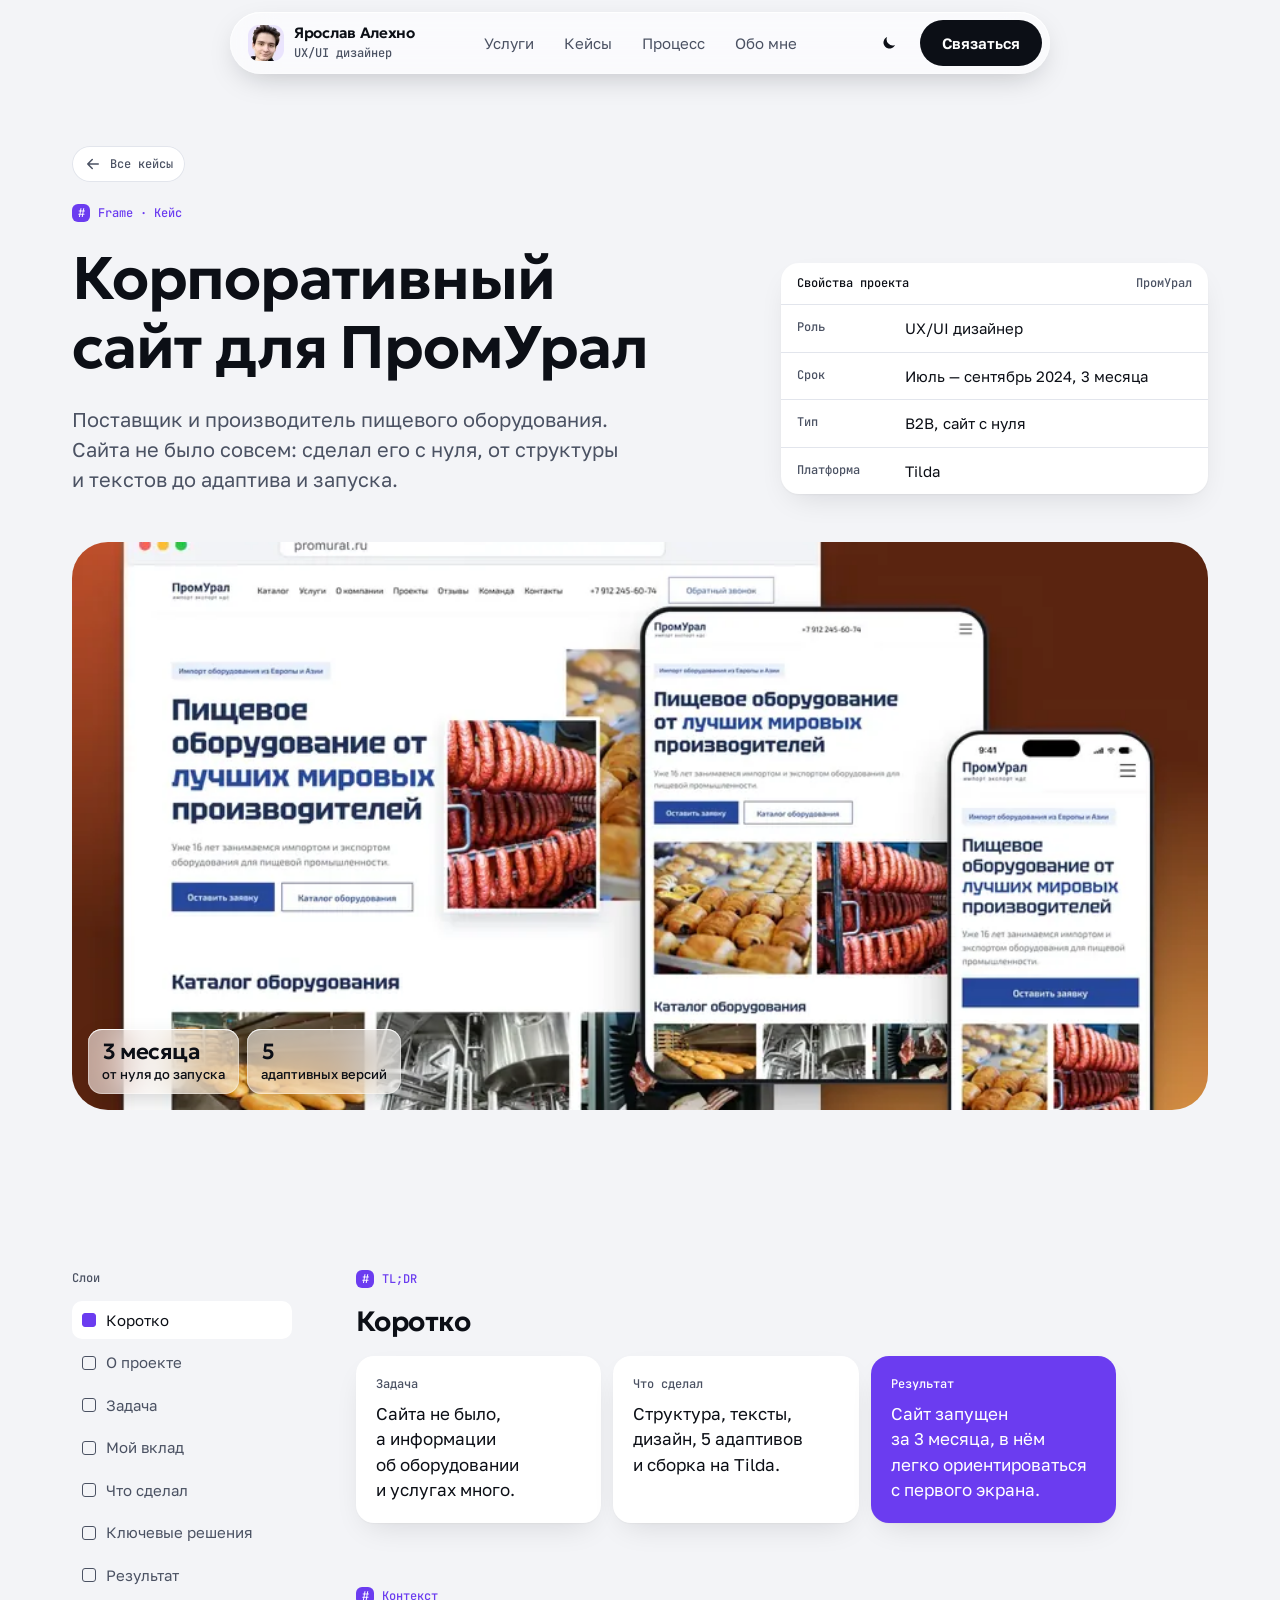
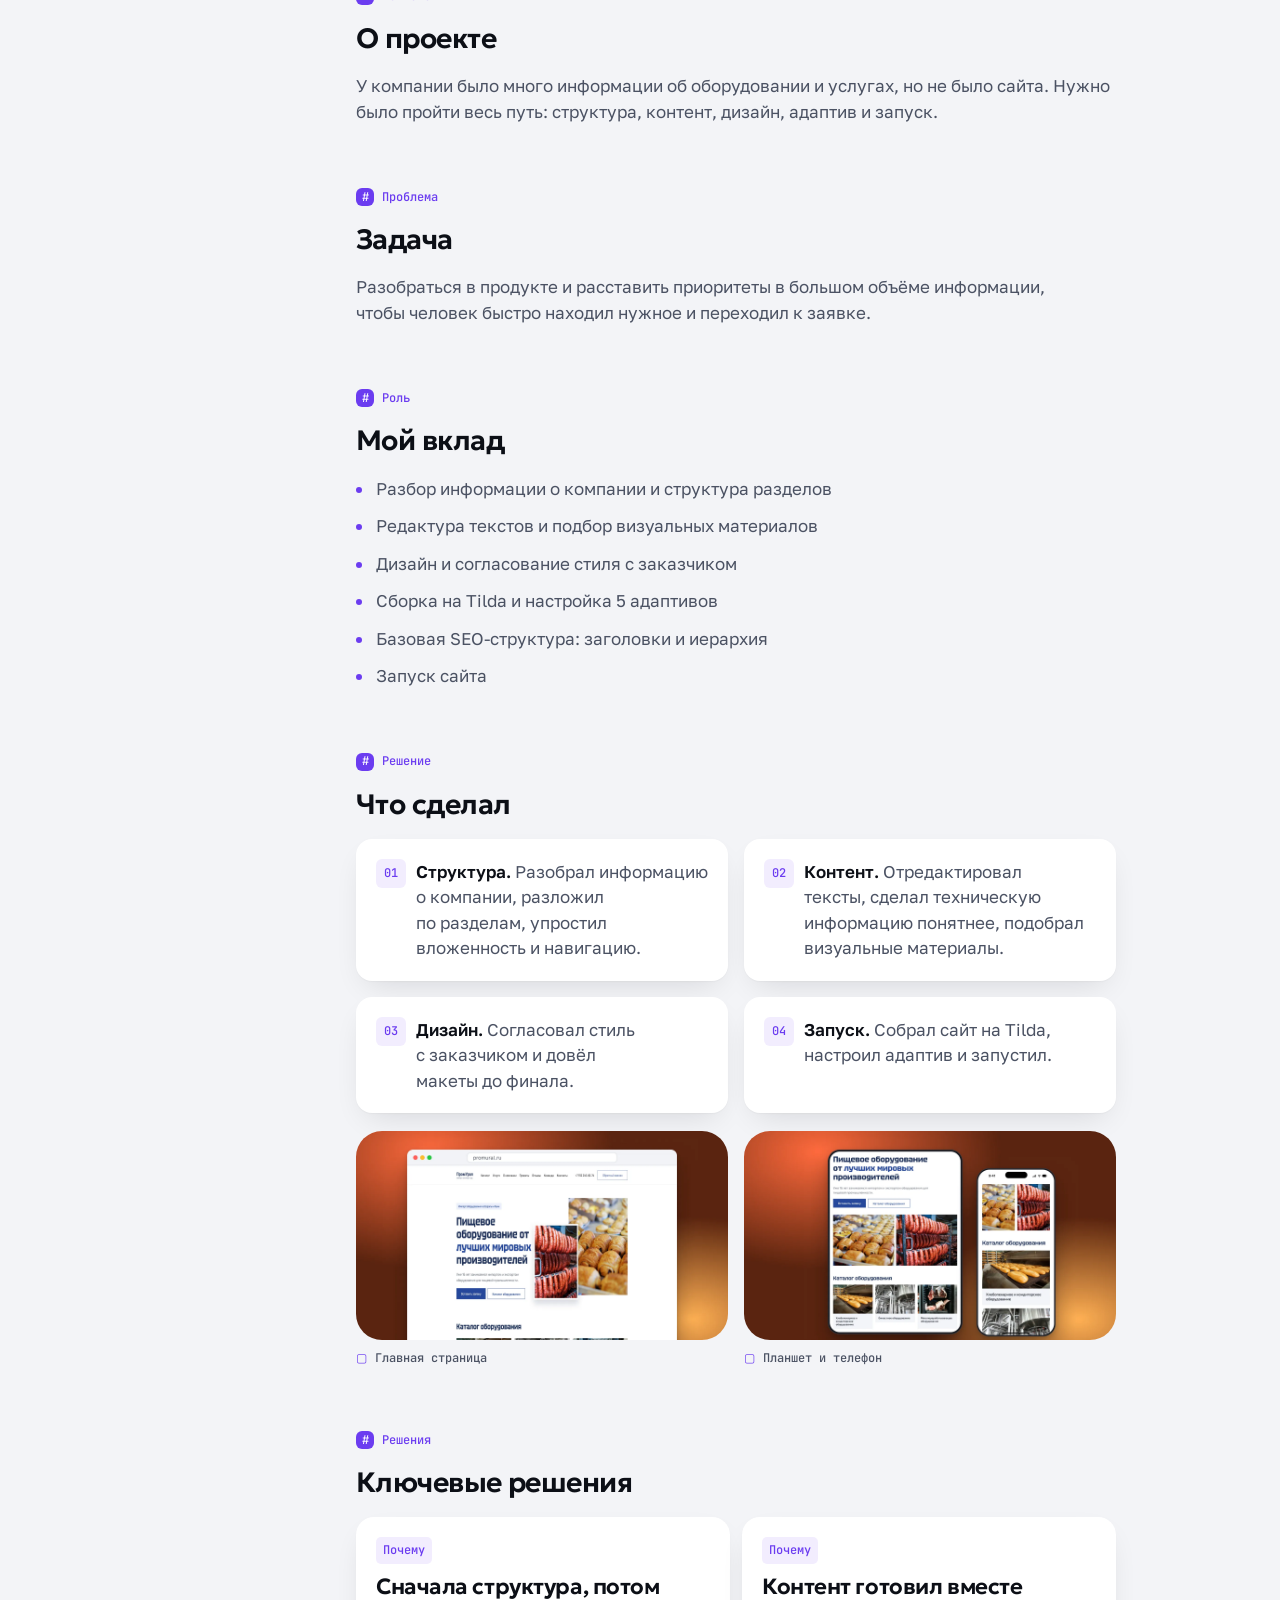
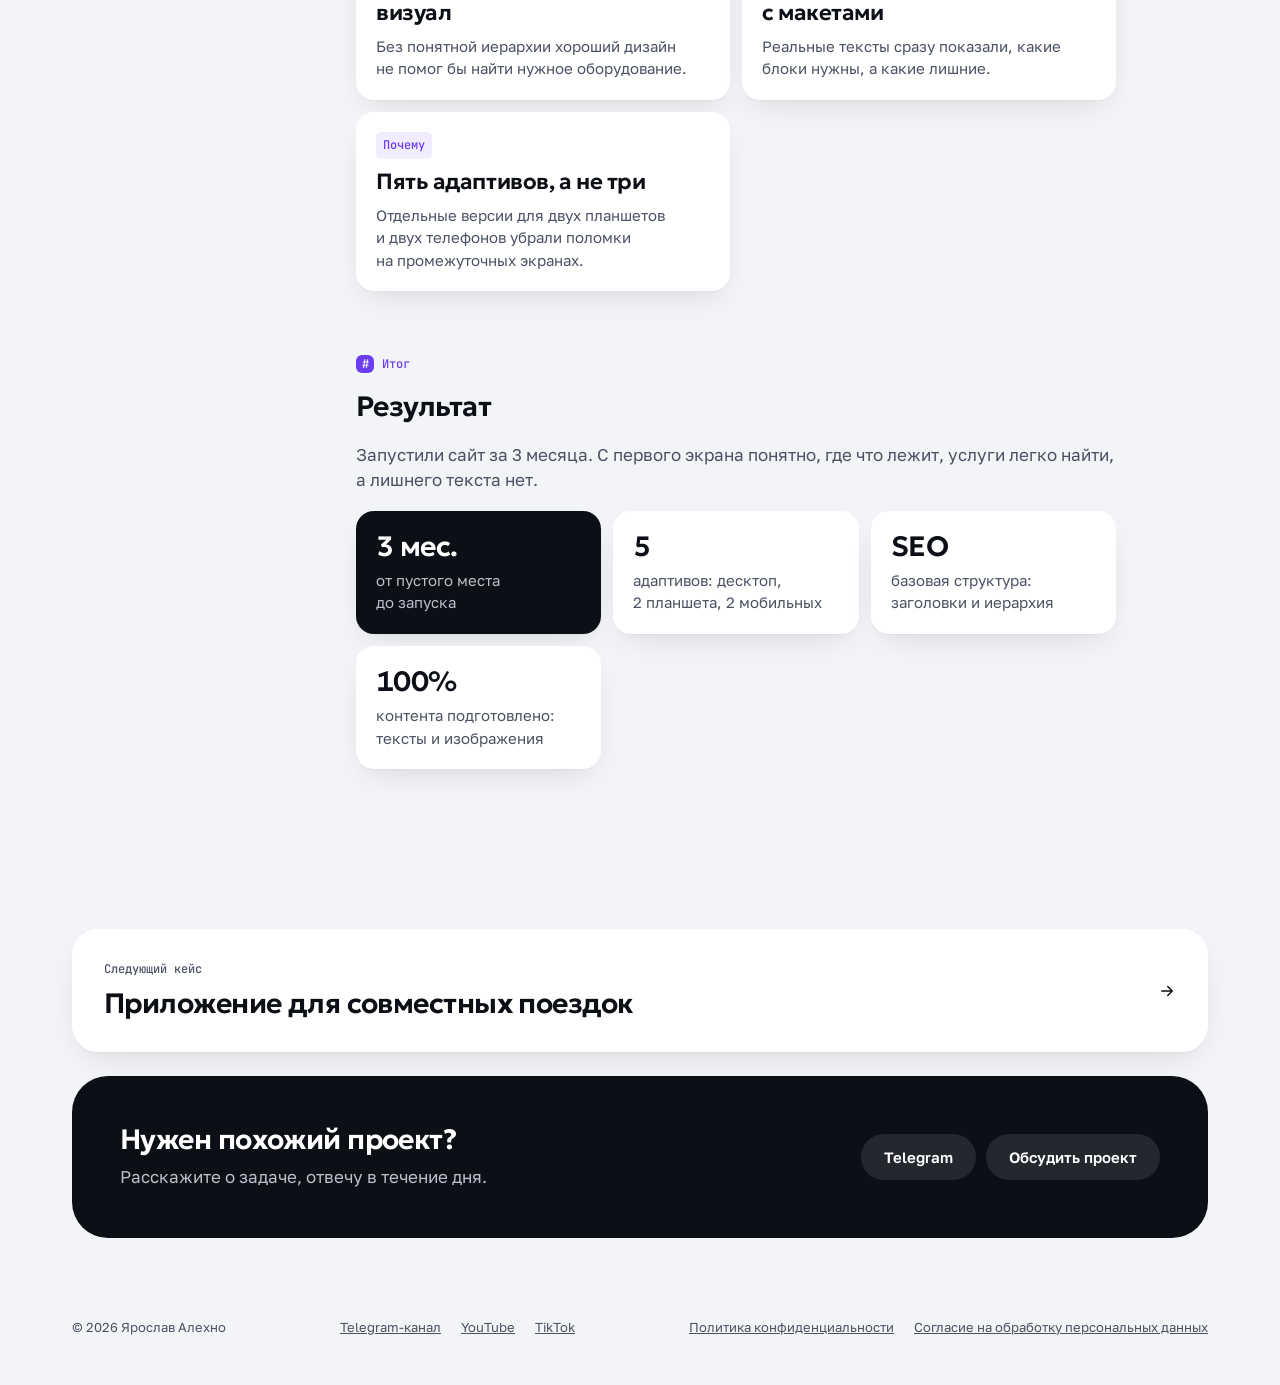
<file: promural.html>
<!doctype html>
<!--
  Кейс: корпоративный сайт для ПромУрал — Ярослав Алехно
  Ярослав Алехно, UX/UI дизайнер — https://yaroslavalekhno.ru
  Статический сайт: HTML, CSS и немного JavaScript без фреймворков.
-->
<html lang="ru">
<head>
<meta charset="utf-8">
<meta name="viewport" content="width=device-width, initial-scale=1, viewport-fit=cover">
<title>Кейс: корпоративный сайт для ПромУрал — Ярослав Алехно</title>
<link rel="icon" href="/favicon.ico" sizes="any">
<link rel="icon" type="image/png" sizes="32x32" href="/favicon-32.png">
<link rel="apple-touch-icon" href="/apple-touch-icon.png">
<meta name="robots" content="index, follow">
<link rel="canonical" href="https://yaroslavalekhno.ru/promural">
<meta property="og:url" content="https://yaroslavalekhno.ru/promural">
<meta property="og:type" content="article">
<meta property="og:site_name" content="Ярослав Алехно">
<meta property="og:locale" content="ru_RU">
<meta property="og:title" content="Кейс: корпоративный сайт для ПромУрал — Ярослав Алехно">
<meta property="og:description" content="Сайт поставщика пищевого оборудования с нуля: структура, контент, дизайн, адаптив и запуск на Tilda за 3 месяца.">
<meta property="og:image" content="https://yaroslavalekhno.ru/img/og/promural.jpg?v=2">
<meta property="og:image:width" content="1200">
<meta property="og:image:height" content="630">
<meta property="og:image:type" content="image/jpeg">
<meta property="og:image:alt" content="Кейс: корпоративный сайт для ПромУрал — Ярослав Алехно">
<meta name="twitter:card" content="summary_large_image">
<meta name="theme-color" content="#f3f4f7">
<meta name="author" content="Ярослав Алехно">
<meta name="format-detection" content="telephone=no">
<script type="application/ld+json">
{
  "@context": "https://schema.org",
  "@graph": [
    {
      "@type": "WebPage",
      "@id": "https://yaroslavalekhno.ru/promural#page",
      "url": "https://yaroslavalekhno.ru/promural",
      "name": "Кейс: корпоративный сайт для ПромУрал — Ярослав Алехно",
      "description": "Сайт поставщика пищевого оборудования с нуля: структура, контент, дизайн, адаптив и запуск на Tilda за 3 месяца.",
      "inLanguage": "ru",
      "isPartOf": {
        "@id": "https://yaroslavalekhno.ru/#site"
      },
      "about": {
        "@id": "https://yaroslavalekhno.ru/#person"
      }
    },
    {
      "@type": "BreadcrumbList",
      "itemListElement": [
        {
          "@type": "ListItem",
          "position": 1,
          "name": "Главная",
          "item": "https://yaroslavalekhno.ru/"
        },
        {
          "@type": "ListItem",
          "position": 2,
          "name": "Кейсы",
          "item": "https://yaroslavalekhno.ru/#cases"
        },
        {
          "@type": "ListItem",
          "position": 3,
          "name": "Кейс: корпоративный сайт для ПромУрал",
          "item": "https://yaroslavalekhno.ru/promural"
        }
      ]
    },
    {
      "@type": "CreativeWork",
      "@id": "https://yaroslavalekhno.ru/promural#case",
      "name": "корпоративный сайт для ПромУрал",
      "description": "Сайт поставщика пищевого оборудования с нуля: структура, контент, дизайн, адаптив и запуск на Tilda за 3 месяца.",
      "url": "https://yaroslavalekhno.ru/promural",
      "inLanguage": "ru",
      "image": "https://yaroslavalekhno.ru/img/og/promural.jpg?v=2",
      "creator": {
        "@type": "Person",
        "@id": "https://yaroslavalekhno.ru/#person",
        "name": "Ярослав Алехно",
        "url": "https://yaroslavalekhno.ru/"
      }
    }
  ]
}
</script>
<meta name="description" content="Сайт поставщика пищевого оборудования с нуля: структура, контент, дизайн, адаптив и запуск на Tilda за 3 месяца.">
<link rel="preload" href="/fonts/golos-text-cyrillic-400-normal.woff2" as="font" type="font/woff2" crossorigin>
<link rel="preload" href="/fonts/geologica-cyrillic-600-normal.woff2" as="font" type="font/woff2" crossorigin>
<style>
@font-face {
  font-family: 'Golos Text';
  font-style: normal;
  font-weight: 400;
  font-display: swap;
  src: url(/fonts/golos-text-cyrillic-400-normal.woff2) format('woff2');
  unicode-range: U+0301, U+0400-045F, U+0490-0491, U+04B0-04B1, U+2116
}
@font-face {
  font-family: 'Golos Text';
  font-style: normal;
  font-weight: 400;
  font-display: swap;
  src: url(/fonts/golos-text-latin-400-normal.woff2) format('woff2');
  unicode-range: U+0000-00FF, U+0131, U+0152-0153, U+02BB-02BC, U+02C6, U+02DA, U+02DC, U+0304, U+0308, U+0329, U+2000-206F, U+20AC, U+2122, U+2191, U+2193, U+2212, U+2215, U+FEFF, U+FFFD
}
@font-face {
  font-family: 'Golos Text';
  font-style: normal;
  font-weight: 500;
  font-display: swap;
  src: url(/fonts/golos-text-cyrillic-500-normal.woff2) format('woff2');
  unicode-range: U+0301, U+0400-045F, U+0490-0491, U+04B0-04B1, U+2116
}
@font-face {
  font-family: 'Golos Text';
  font-style: normal;
  font-weight: 500;
  font-display: swap;
  src: url(/fonts/golos-text-latin-500-normal.woff2) format('woff2');
  unicode-range: U+0000-00FF, U+0131, U+0152-0153, U+02BB-02BC, U+02C6, U+02DA, U+02DC, U+0304, U+0308, U+0329, U+2000-206F, U+20AC, U+2122, U+2191, U+2193, U+2212, U+2215, U+FEFF, U+FFFD
}
@font-face {
  font-family: 'Golos Text';
  font-style: normal;
  font-weight: 600;
  font-display: swap;
  src: url(/fonts/golos-text-cyrillic-600-normal.woff2) format('woff2');
  unicode-range: U+0301, U+0400-045F, U+0490-0491, U+04B0-04B1, U+2116
}
@font-face {
  font-family: 'Golos Text';
  font-style: normal;
  font-weight: 600;
  font-display: swap;
  src: url(/fonts/golos-text-latin-600-normal.woff2) format('woff2');
  unicode-range: U+0000-00FF, U+0131, U+0152-0153, U+02BB-02BC, U+02C6, U+02DA, U+02DC, U+0304, U+0308, U+0329, U+2000-206F, U+20AC, U+2122, U+2191, U+2193, U+2212, U+2215, U+FEFF, U+FFFD
}
@font-face {
  font-family: 'Geologica';
  font-style: normal;
  font-weight: 600;
  font-display: swap;
  src: url(/fonts/geologica-cyrillic-600-normal.woff2) format('woff2');
  unicode-range: U+0301, U+0400-045F, U+0490-0491, U+04B0-04B1, U+2116
}
@font-face {
  font-family: 'Geologica';
  font-style: normal;
  font-weight: 600;
  font-display: swap;
  src: url(/fonts/geologica-latin-600-normal.woff2) format('woff2');
  unicode-range: U+0000-00FF, U+0131, U+0152-0153, U+02BB-02BC, U+02C6, U+02DA, U+02DC, U+0304, U+0308, U+0329, U+2000-206F, U+20AC, U+2122, U+2191, U+2193, U+2212, U+2215, U+FEFF, U+FFFD
}
@font-face {
  font-family: 'JetBrains Mono';
  font-style: normal;
  font-weight: 500;
  font-display: swap;
  src: url(/fonts/jetbrains-mono-cyrillic-500-normal.woff2) format('woff2');
  unicode-range: U+0301, U+0400-045F, U+0490-0491, U+04B0-04B1, U+2116
}
@font-face {
  font-family: 'JetBrains Mono';
  font-style: normal;
  font-weight: 500;
  font-display: swap;
  src: url(/fonts/jetbrains-mono-latin-500-normal.woff2) format('woff2');
  unicode-range: U+0000-00FF, U+0131, U+0152-0153, U+02BB-02BC, U+02C6, U+02DA, U+02DC, U+0304, U+0308, U+0329, U+2000-206F, U+20AC, U+2122, U+2191, U+2193, U+2212, U+2215, U+FEFF, U+FFFD
}
</style>
<style>
/* Основа: спокойный светлый фон, содержимое на сплошных подложках. Стекло только у плавающего меню и у виджетов поверх яркого цвета */
:root {
  color-scheme: light;
  --paper: #f3f4f7;
  --surface: #ffffff;
  --ink: #0c0f16;
  --ink-2: #4b5263;
  --line: #e2e5ec;
  --accent: #6b3cf0;
  --accent-soft: rgba(107, 60, 240, .09);
  --ok: #11845b;
  --display: "Geologica", "Golos Text", system-ui, sans-serif;
  --body: "Golos Text", system-ui, -apple-system, "Segoe UI", sans-serif;
  --mono: "JetBrains Mono", ui-monospace, Menlo, monospace;
  /* Шрифтовая шкала: 9 размеров на весь сайт, по три ступени (телефон / от 600px / от 980px).
     h1–h4 заголовки, lead вводный абзац, p основной текст, s мелкий текст и кнопки,
     xs подписи и метки, mono технические подписи. */
  --t-h1: 34px;
  --t-h2: 28px;
  --t-h3: 22px;
  --t-h4: 18px;
  --t-lead: 17px;
  --t-p: 16px;
  --t-s: 15px;
  --t-xs: 13px;
  --t-mono: 12px;
  /* Одно межстрочное и одно межбуквенное на семейство */
  --lh-display: 1.15;
  --ls-display: -.02em;
  --lh-body: 1.5;
  --lh-mono: 1.4;
  --fw-display: 600;
  --fw-body: 400;
  --fw-medium: 500;
  --fw-strong: 600;
  --ic: 16px;
  --r-xl: 36px;
  --r-l: 26px;
  --r-m: 18px;
  --glass-bg: rgba(255, 255, 255, .58);
  --glass-edge: rgba(255, 255, 255, .9);
  --shadow: 0 1px 2px rgba(12, 15, 22, .04), 0 12px 32px -12px rgba(12, 15, 22, .14);
  /* Вертикальный ритм, шаг 8px. Чем дальше элементы по смыслу, тем больше между ними расстояние:
     --sec   между разделами страницы (одинаково на всех страницах и между любыми разделами);
     --head  от заголовка раздела до его содержимого;
     --grid  между карточками одной группы;
     --pad / --pad-s / --pad-l  внутренние поля больших карточек / плиток / тёмных и цветных панелей.
     Внутри карточки расстояние между элементами всегда меньше её внутреннего поля. */
  --sec: 80px;
  --head: 32px;
  --grid: 16px;
  --pad: 24px;
  --pad-s: 20px;
  --pad-l: 32px;
}
@media (min-width:600px) {
  :root {
    --t-h1: 44px;
    --t-h2: 36px;
    --t-h3: 24px;
    --t-h4: 20px;
    --t-lead: 18px;
    --t-p: 17px;
    --sec: 112px;
    --head: 40px
  }
}
@media (min-width:980px) {
  :root {
    --t-h1: 60px;
    --t-h2: 48px;
    --t-h3: 28px;
    --t-h4: 22px;
    --t-lead: 20px;
    --ic: 18px;
    --sec: 160px;
    --head: 48px;
    --grid: 24px;
    --pad: 32px;
    --pad-l: 48px
  }
}
* {
  box-sizing: border-box
}
html {
  scroll-padding-top: 96px
}
@media (prefers-reduced-motion:no-preference) {
  html {
    scroll-behavior: smooth
  }
}
body {
  margin: 0;
  background: var(--paper);
  color: var(--ink);
  font: var(--fw-body) var(--t-p)/var(--lh-body) var(--body);
  -webkit-font-smoothing: antialiased;
  overflow-x: hidden
}
img {
  max-width: 100%;
  height: auto;
  display: block
}
a {
  color: inherit
}
:focus-visible {
  outline: 2px solid var(--accent);
  outline-offset: 3px;
  border-radius: 10px
}
h1,
h2,
h3 {
  font-family: var(--display);
  margin: 0;
  text-wrap: balance;
  letter-spacing: var(--ls-display);
  line-height: var(--lh-display)
}
p {
  margin: 0
}
b,
strong {
  font-weight: inherit
}
p,
li,
dd {
  text-wrap: pretty
}
.wrap {
  max-width: 1200px;
  margin: 0 auto;
  padding-inline: 16px
}
@media (min-width:720px) {
  .wrap {
    padding-inline: 32px
  }
}

/* Стекло: только для меню и виджетов поверх цвета */
.glass {
  background: var(--glass-bg);
  backdrop-filter: blur(22px) saturate(180%);
  -webkit-backdrop-filter: blur(22px) saturate(180%);
  box-shadow: inset 0 1px 0 var(--glass-edge), inset 0 0 0 1px rgba(255, 255, 255, .35), 0 10px 30px -10px rgba(12, 15, 22, .25)
}

/* Меню */
.nav {
  position: sticky;
  top: calc(env(safe-area-inset-top, 0px) + 12px);
  z-index: 10;
  margin-top: 12px;
  transition: transform .4s cubic-bezier(.2, .7, .2, 1)
}
.nav.nav-hide {
  transform: translateY(calc(-100% - 24px))
}
.nav-in {
  display: flex;
  align-items: center;
  gap: 8px;
  padding: 8px 8px 8px 18px;
  border-radius: 999px;
  max-width: 820px;
  margin: 0 auto
}

.nav ul {
  display: none;
  list-style: none;
  margin: 0 auto;
  padding: 0;
  gap: 2px
}
.nav ul a {
  display: block;
  padding: 9px 14px;
  border-radius: 999px;
  text-decoration: none;
  font-size: var(--t-s);
  color: var(--ink-2)
}
@media (hover:hover) {
  .nav ul a:hover {
    background: rgba(255, 255, 255, .8);
    color: var(--ink)
  }
}
.nav .btn {
  margin-left: auto
}
@media (min-width:860px) {
  .nav ul {
    display: flex
  }
  .nav .btn {
    margin-left: 0
  }
}

.btn {
  display: inline-flex;
  align-items: center;
  justify-content: center;
  gap: 10px;
  min-height: 46px;
  padding: 0 22px;
  border-radius: 999px;
  font: var(--fw-strong) var(--t-s)/var(--lh-body) var(--body);
  text-decoration: none;
  border: 0;
  cursor: pointer;
  white-space: nowrap;
  transition: translate .15s ease-out, scale .15s ease-out, background-color .15s ease-out;
  -webkit-tap-highlight-color: transparent
}
@media (hover:hover) {
  .btn:hover {
    translate: 0 -1px
  }
}
.btn-ink {
  background: var(--ink);
  color: #fff
}
@media (hover:hover) {
  .btn-ink:hover {
    background: #262b38
  }
}
.btn-line {
  background: var(--surface);
  color: var(--ink);
  box-shadow: inset 0 0 0 1px var(--line);
  border: 1px solid transparent
}
@media (hover:hover) {
  .btn-line:hover {
    box-shadow: inset 0 0 0 1px #c9cdd8
  }
}
.arrow {
  line-height: 1
}

/* Первый экран */
.hero {
  display: grid;
  gap: 32px;
  padding-block: 48px calc(var(--sec)/2)
}
@media (min-width:980px) {
  .hero {
    grid-template-columns: 1.05fr 1fr;
    align-items: stretch;
    padding-block: 72px calc(var(--sec)/2);
    gap: 48px
  }
  .hero .stage {
    aspect-ratio: auto;
    height: 100%;
    min-height: 520px
  }
}
.status {
  display: inline-flex;
  align-items: center;
  gap: 10px;
  font-size: var(--t-xs);
  font-weight: var(--fw-medium);
  color: var(--ink-2);
  background: var(--surface);
  padding: 8px 14px 8px 12px;
  border-radius: 999px;
  box-shadow: inset 0 0 0 1px var(--line);
  width: fit-content
}
.dot {
  width: 8px;
  height: 8px;
  border-radius: 50%;
  background: var(--ok);
  box-shadow: 0 0 0 4px rgba(17, 132, 91, .15)
}
.hero-copy {
  display: grid;
  gap: 28px;
  align-content: start
}
.hero-head {
  display: grid;
  gap: 14px
}
.hero-name {
  margin: 0;
  display: flex;
  flex-wrap: wrap;
  align-items: baseline;
  gap: 4px 12px
}
.hero-name b {
  font: var(--fw-display) var(--t-h4)/var(--lh-display) var(--display);
  letter-spacing: var(--ls-display);
  color: var(--ink)
}
.hero-name span {
  font: 500 var(--t-mono)/var(--lh-mono) var(--mono);
  color: var(--accent)
}
h1 {
  margin-bottom: 14px;
  font-size: var(--t-h1);
  
  font-weight: var(--fw-display)
}
h1 em {
  font-style: normal;
  position: relative;
  display: inline-block;
  outline: 2px solid var(--accent);
  outline-offset: 4px;
  background: var(--accent-soft);
  border-radius: 2px
}
.sel-h {
  position: relative;
  display: inline-block
}
.sel-h::before {
  content: attr(data-spec);
  position: absolute;
  left: -6px;
  bottom: -34px;
  font: 500 var(--t-mono)/var(--lh-mono) var(--mono);
  letter-spacing: 0;
  color: #fff;
  background: var(--accent);
  padding: 5px 7px;
  border-radius: 5px;
  white-space: nowrap
}
.handle {
  position: absolute;
  width: 9px;
  height: 9px;
  background: #fff;
  border: 2px solid var(--accent);
  border-radius: 2px
}
.lead {
  font-size: var(--t-lead);
  color: var(--ink-2);
  max-width: 46ch
}
.cta {
  display: flex;
  flex-wrap: wrap;
  gap: 10px
}
.clients {
  display: flex;
  flex-wrap: wrap;
  align-items: center;
  gap: 8px 20px;
  font-size: var(--t-xs);
  color: var(--ink-2);
  padding-top: 8px
}
.clients b {
  font: var(--fw-display) var(--t-s)/var(--lh-display) var(--display);
  color: var(--ink);
  letter-spacing: var(--ls-display)
}

/* Витрина на первом экране: единственное место, где стекло лежит на цвете */
.stage {
  position: relative;
  border-radius: var(--r-xl);
  overflow: hidden;
  aspect-ratio: 5/4.4;
  max-width: 100%;
  min-height: 360px;
  background:
    radial-gradient(60% 55% at 18% 22%, #b59bff 0%, transparent 70%),
    radial-gradient(55% 60% at 85% 30%, #ff9fb8 0%, transparent 70%),
    radial-gradient(65% 60% at 60% 95%, #ffd36e 0%, transparent 70%),
    radial-gradient(50% 50% at 10% 90%, #8fe3d0 0%, transparent 70%), #ddd0ff
}
.stage::after {
  content: "";
  position: absolute;
  inset: 0;
  background: url("data:image/svg+xml,%3Csvg xmlns='http://www.w3.org/2000/svg' width='120' height='120'%3E%3Cfilter id='n'%3E%3CfeTurbulence baseFrequency='.9' numOctaves='2'/%3E%3C/filter%3E%3Crect width='120' height='120' filter='url(%23n)' opacity='.08'/%3E%3C/svg%3E");
  mix-blend-mode: overlay;
  pointer-events: none
}
.w {
  position: absolute;
  border-radius: 22px;
  padding: 18px 20px;
  color: var(--ink);
  cursor: grab;
  touch-action: none;
  user-select: none
}
.w img {
  pointer-events: none;
  -webkit-user-drag: none;
  -webkit-touch-callout: none
}
.w.drag {
  cursor: grabbing;
  outline: 2px solid var(--accent);
  outline-offset: 3px;
  z-index: 3
}
.hint {
  position: absolute;
  left: 14px;
  top: 14px;
  font: 500 var(--t-mono)/var(--lh-mono) var(--mono);
  color: var(--ink);
  background: rgba(255, 255, 255, .7);
  padding: 7px 9px;
  border-radius: 8px
}
.cmp {
  position: relative
}
.cursor {
  position: absolute;
  right: -34px;
  bottom: -6px;
  display: flex;
  align-items: flex-start;
  gap: 2px;
  pointer-events: none;
  z-index: 2
}
.cursor svg {
  width: 18px;
  height: 18px
}
.cursor span {
  font: var(--fw-strong) var(--t-xs)/var(--lh-body) var(--body);
  color: #fff;
  background: #e5484d;
  padding: 5px 8px;
  border-radius: 8px 8px 8px 2px;
  margin-top: 14px
}
@media (prefers-reduced-motion:no-preference) {
  .cursor {
    animation: roam 9s ease-in-out 2
  }
  @keyframes roam {
    30% {
      transform: translate(-26px, -10px)
    }
    60% {
      transform: translate(-8px, 6px)
    }
  }
}
.w small {
  display: block;
  font-size: var(--t-xs);
  font-weight: var(--fw-medium);
  color: #2c3242;
  margin-bottom: 6px
}
.w-metric {
  left: 7%;
  top: 9%;
  width: min(58%, 270px)
}
.w-metric .big {
  font: var(--fw-display) var(--t-h3)/var(--lh-display) var(--display);
  letter-spacing: var(--ls-display);
  font-variant-numeric: tabular-nums
}
.w-metric .big span {
  display: block;
  font: var(--fw-medium) var(--t-s)/var(--lh-body) var(--body);
  letter-spacing: 0;
  color: #2c3242;
  margin-top: 4px
}
.bars {
  display: flex;
  align-items: flex-end;
  gap: 6px;
  height: 46px;
  margin-top: 14px
}
.bars i {
  flex: 1;
  border-radius: 6px;
  background: rgba(12, 15, 22, .18)
}
.bars i:last-child {
  background: var(--ink)
}
.w-flow {
  right: 5%;
  top: 54%;
  width: min(44%, 230px)
}
.flow {
  display: grid;
  gap: 8px
}
.flow div {
  display: flex;
  align-items: center;
  gap: 10px;
  font-size: var(--t-xs);
  font-weight: var(--fw-medium);
  background: rgba(255, 255, 255, .6);
  border-radius: 12px;
  padding: 8px 10px
}
.flow div i {
  width: 18px;
  height: 18px;
  border-radius: 6px;
  background: var(--ink);
  flex: none
}
.flow div:nth-child(2) i {
  background: var(--accent)
}
.flow div:nth-child(3) i {
  background: var(--ok)
}
.w-avail {
  left: 5%;
  bottom: 7%;
  display: flex;
  align-items: center;
  gap: 12px;
  border-radius: 999px;
  padding: 10px 18px 10px 10px;
  font-size: var(--t-xs);
  font-weight: var(--fw-strong)
}
.w-avail .av {
  width: 38px;
  height: 38px;
  border-radius: 50%;
  background: linear-gradient(135deg, #6b3cf0, #c9a8ff);
  overflow: hidden;
  display: grid;
  place-items: center;
  color: #fff;
  font: var(--fw-display) var(--t-xs)/var(--lh-display) var(--display);
  letter-spacing: var(--ls-display)
}

@media (max-width:600px) {
  .stage {
    aspect-ratio: 4/5
  }
  .w-metric {
    width: 72%
  }
  .w-flow {
    top: auto;
    bottom: 24%;
    width: 62%
  }
  .w-avail {
    bottom: 5%
  }
}
.w-photo {
  margin: 0;
  right: 7%;
  top: 7%;
  padding: 10px;
  border-radius: 24px;
  width: clamp(120px, 24%, 168px)
}
.photo {
  display: block;
  width: 100%;
  height: auto;
  aspect-ratio: 1;
  border-radius: 16px;
  object-fit: cover;
  background: linear-gradient(140deg, #6b3cf0, #c9a8ff 70%, #ffd1e8);
  color: #fff;
  font: var(--fw-display) var(--t-h3)/var(--lh-display) var(--display);
  display: grid;
  place-items: center;
  pointer-events: none;
  letter-spacing: var(--ls-display)
}
.w-photo figcaption {
  display: flex;
  justify-content: space-between;
  gap: 6px;
  font: 500 var(--t-mono)/var(--lh-mono) var(--mono);
  color: #2c3242;
  padding: 9px 4px 2px
}
.w-avail .av img {
  width: 100%;
  height: 100%;
  object-fit: cover
}
@media (min-width:601px) and (max-width:979px) {
  .stage {
    aspect-ratio: 16/9;
    min-height: 0
  }
  .w-flow {
    top: auto;
    bottom: 8%
  }
  .w-photo {
    width: 130px;
    right: auto;
    left: 46%;
    top: 7%
  }
}

/* без !important: иначе на телефоне перетаскивание не может сдвинуть карточки (inline left/top из скрипта проигрывают) */
@media (max-width:600px) {
  #stage {
    aspect-ratio: 3/4.3
  }
  #stage .hint {
    display: none
  }
  #stage .w-photo {
    width: 30%;
    top: 5%;
    right: 4%
  }
  #stage .w-metric {
    width: 56%;
    left: 4%;
    top: 5%
  }
  #stage .w-flow {
    width: 64%;
    top: auto;
    bottom: 19%
  }
  .w-photo figcaption span+span {
    display: none
  }
}
@media (max-width:420px) {
  #stage {
    aspect-ratio: 3/5.4
  }
  #stage .w {
    padding: 14px 16px
  }
  #stage .w-metric {
    width: 62%;
    left: 4%
  }
  #stage .w-photo {
    width: 28%
  }
  #stage .w-flow {
    bottom: 15%
  }
  #stage .w-avail {
    bottom: 3%
  }
  #stage .sp span {
    
    padding: 6px 9px;
    white-space: nowrap
  }
}

/* Первый экран целиком в видимой области на любом устройстве. Высота считается от экрана:
   svh — высота без панелей мобильного браузера, --nav — место под плавающим меню (12 + 62), --fold — запас до нижнего края.
   Шрифт заголовка и промежутки уменьшаются на невысоких экранах, витрина по высоте равна тексту. */
:root {
  --vh: 100vh;
  --nav: 74px;
  --fold: 16px;
  --hero-top: clamp(16px, calc(var(--vh)*.05), 72px);
  --hero-gap: clamp(16px, calc(var(--vh)*.03), 28px)
}
@supports (height:100svh) {
  :root {
    --vh: 100svh
  }
}
.hero {
  padding-top: var(--hero-top)
}
.hero h1 {
  font-size: min(var(--t-h1), calc(var(--vh)*.072))
}

/* один промежуток между всеми группами текста; подпись «Text · Geologica SemiBold» висит под заголовком и входит в него */
.hero-copy {
  gap: var(--hero-gap)
}
.hero-copy h1 {
  margin-bottom: 30px;
  
}
.clients {
  padding-top: 0
}
@media (min-width:980px) {
  .hero .stage {
    min-height: 460px
  }
}

/* планшет: если под текстом остаётся место, витрина занимает этот остаток, на невысоком экране её нет */
@media (min-width:601px) and (max-width:979px) {
  #stage {
    display: none
  }
}
@media (min-width:601px) and (max-width:979px) and (min-height:900px) {
  .hero {
    display: flex;
    flex-direction: column;
    gap: var(--grid);
    min-height: calc(var(--vh) - var(--nav) - var(--fold) + var(--sec)/2)
  }
  .hero-copy {
    flex: none
  }
  #stage {
    display: block;
    flex: 1 1 0;
    min-height: 0;
    aspect-ratio: auto
  }
  #stage .w-flow,
  #stage .hint {
    display: none
  }
}

/* телефон: перетаскиваемую витрину убираем, первый экран — только текст */
@media (max-width:600px) {
  #stage {
    display: none
  }
  .hero h1 {
    font-size: min(var(--t-h1), calc(var(--vh)*.06))
  }
  .hero-head {
    gap: 10px
  }
}
@media (max-height:620px) and (max-width:979px) {
  .hero-name span {
    display: none
  }
  .lead {
    font-size: var(--t-p)
  }
}
@media (max-height:520px) and (max-width:979px) {
  .status {
    display: none
  }
}
.sp {
  display: flex;
  flex-wrap: wrap;
  gap: 6px
}
.sp span {
  padding: 7px 10px;
  border-radius: 10px;
  background: rgba(255, 255, 255, .7);
  font-size: var(--t-xs);
  font-weight: var(--fw-strong)
}
.sp-foot {
  margin-top: 10px;
  font-size: var(--t-xs);
  color: #2c3242
}
.sp-foot b {
  font-family: var(--display);
  font-weight: var(--fw-display);
  line-height: var(--lh-display);
  letter-spacing: var(--ls-display)
}

.cmp {
  display: grid;
  gap: 6px;
  padding: 14px;
  border-radius: 14px;
  border: 1.5px dashed rgba(107, 60, 240, .5);
  background: rgba(255, 255, 255, .35)
}
.cmp-b {
  display: flex;
  justify-content: center;
  text-align: center;
  padding: 10px 12px;
  border-radius: 999px;
  font-size: var(--t-xs);
  font-weight: var(--fw-strong)
}
.cmp-b.ink {
  background: var(--ink);
  color: #fff
}
.cmp-b.line {
  background: #fff;
  color: var(--ink)
}
.vars {
  display: flex;
  gap: 4px;
  margin-top: 8px
}
.vars span {
  font: 500 var(--t-mono)/var(--lh-mono) var(--mono);
  padding: 5px 7px;
  border-radius: 6px;
  color: #2c3242
}
.vars .on {
  background: var(--accent);
  color: #fff
}
.logo {
  display: flex;
  align-items: center;
  gap: 10px;
  text-decoration: none;
  color: inherit
}
.mark {
  display: grid;
  place-items: center;
  width: 36px;
  height: 36px;
  border-radius: 11px;
  background: linear-gradient(135deg, var(--accent), #c9a8ff);
  color: #fff;
  font: var(--fw-display) var(--t-xs)/var(--lh-display) var(--display);
  letter-spacing: var(--ls-display);
  transition: transform .35s cubic-bezier(.2, .7, .2, 1), border-radius .35s
}
@media (hover:hover) {
  .logo:hover .mark {
    transform: rotate(-8deg);
    border-radius: 50%
  }
}
img.mark {
  object-fit: cover;
  background: #eae4fc
}
@media (hover:hover) {
  .logo:hover img.mark {
    transform: scale(1.06)
  }
}
.lname {
  display: grid;
  gap: 3px;
  font: var(--fw-display) var(--t-s)/var(--lh-display) var(--display);
  letter-spacing: var(--ls-display);
  white-space: nowrap
}
.lname small {
  font: 500 var(--t-mono)/var(--lh-mono) var(--mono);
  letter-spacing: 0;
  color: var(--ink-2);
  transition: color .2s
}
@media (hover:hover) {
  .logo:hover .lname small {
    color: var(--accent)
  }
}
.nav ul a.on {
  background: var(--accent-soft);
  color: var(--accent)
}
@media (max-width:420px) {
  .lname {
    display: none
  }
}

/* Микроанимации */
.btn:not(:disabled):not([aria-disabled]):active {
  scale: .96
}
.btn[aria-disabled] {
  opacity: .7;
  cursor: progress
}
.btn .arrow {
  transition: transform .25s
}
@media (hover:hover) {
  .btn:hover .arrow {
    transform: translateX(3px)
  }
}
.svc {
  position: relative
}
.svc::after {
  content: "→";
  position: absolute;
  right: 0;
  bottom: var(--pad);
  font-size: 20px;
  color: var(--accent);
  opacity: 0;
  transform: translateX(-8px);
  transition: opacity .2s ease-out, transform .2s ease-out
}
@media (hover:hover) {
  .svc:hover::after {
    opacity: 1;
    transform: none
  }
}
/* пульс — отдельным кольцом через transform и opacity, чтобы анимацию считала видеокарта, а не перерисовка */
.dot {
  position: relative;
  flex: none
}
.dot::after {
  content: "";
  position: absolute;
  inset: 0;
  border-radius: 50%;
  background: rgba(17, 132, 91, .45);
  opacity: 0;
  animation: pulse 2.4s ease-out 3
}
@keyframes pulse {
  0% {
    transform: scale(1);
    opacity: 1
  }
  70%,
  100% {
    transform: scale(3.25);
    opacity: 0
  }
}
.anim .rv {
  opacity: 0;
  translate: 0 12px;
  transition: opacity .6s ease-out var(--d, 0ms), translate .6s cubic-bezier(.2, .7, .2, 1) var(--d, 0ms), transform .3s ease, box-shadow .3s ease
}
.anim .rv.in {
  opacity: 1;
  translate: 0 0
}
.anim h1 em {
  animation: selin .7s .35s both
}
@keyframes selin {
  from {
    outline-color: transparent;
    background: transparent
  }
}
.anim .sel-h::before {
  animation: pop .4s .9s both
}
@keyframes pop {
  from {
    opacity: 0;
    transform: translateY(-4px)
  }
}
.anim .stage:not(.settled) .w {
  animation: wIn .7s cubic-bezier(.2, .7, .2, 1) both
}
.anim .stage:not(.settled) .w-photo {
  animation-delay: .12s
}
.anim .stage:not(.settled) .w-flow {
  animation-delay: .24s
}
.anim .stage:not(.settled) .w-avail {
  animation-delay: .36s
}
@keyframes wIn {
  from {
    opacity: 0;
    translate: 0 24px;
    scale: .96
  }
}
@media (prefers-reduced-motion:reduce) {
  *,
  *::before,
  *::after {
    animation: none !important;
    transition: none !important
  }
}
.case .shot>img {
  position: absolute;
  inset: 0;
  width: 100%;
  height: 100%;
  object-fit: cover;
  z-index: -1
}
.shot>picture>img {
  position: absolute;
  inset: 0;
  width: 100%;
  height: 100%;
  object-fit: cover;
  z-index: -1
}
.shot:has(>img, >picture) {
  background: none
}
@media (max-width:600px) {
  .shot .ph {
    display: none
  }
  .case .chips {
    gap: 6px;
    left: 12px;
    bottom: 12px;
    right: 12px
  }
  .case .chip {
    padding: 8px 10px;
    
  }
  .case .chip b {
    font-size: var(--t-p)
  }
  .case .chip:nth-child(n+2) {
    display: none
  }
}

/* Секции */
section {
  padding-block: calc(var(--sec)/2)
}
.sec-head {
  display: grid;
  gap: 14px;
  margin-bottom: var(--head);
  max-width: 720px
}
.kicker {
  font: 500 var(--t-mono)/var(--lh-mono) var(--mono);
  color: var(--accent);
  display: inline-flex;
  align-items: center;
  gap: 8px
}
.kicker::before {
  content: "#";
  display: grid;
  place-items: center;
  width: var(--ic);
  height: var(--ic);
  border-radius: 6px;
  background: var(--accent);
  color: #fff;
  font-size: 12px
}
h2 {
  font-size: var(--t-h2);
  
  font-weight: var(--fw-display)
}
.sec-head p:not(.kicker) {
  color: var(--ink-2);
  font-size: var(--t-lead);
  max-width: 58ch
}

/* Для кого: заказчики и работодатели */
.split {
  display: grid;
  gap: var(--grid)
}
@media (min-width:820px) {
  .split {
    grid-template-columns: 1fr 1fr
  }
}
.aud {
  background: var(--surface);
  border-radius: var(--r-l);
  padding: var(--pad);
  display: grid;
  gap: 12px;
  align-content: start;
  box-shadow: var(--shadow)
}
.aud h3 {
  font-size: var(--t-h4);
  font-weight: var(--fw-display)
}
.aud ul {
  list-style: none;
  margin: 0;
  padding: 0;
  display: grid;
  gap: 8px
}
.aud li {
  display: flex;
  gap: 12px;
  color: var(--ink-2)
}
.aud li::before {
  content: "";
  flex: none;
  width: 6px;
  height: 6px;
  border-radius: 50%;
  background: var(--accent);
  margin-top: 11px
}
.aud .btn {
  justify-self: start;
  margin-top: 4px
}
@media (min-width:601px) {
  .aud .btn {
    margin-top: 8px
  }
}

/* Услуги */
.services {
  display: grid;
  border-top: 1px solid var(--ink)
}
.svc {
  -webkit-tap-highlight-color: transparent;
  text-decoration: none;
  color: inherit;
  display: grid;
  gap: 12px 32px;
  padding: var(--pad) 0;
  border-bottom: 1px solid var(--line);
  grid-template-columns: 1fr auto;
  grid-template-areas: "t term" "d d" "f f";
  transition: background .2s
}
.svc-top {
  display: contents
}
.svc h3 {
  grid-area: t;
  font-size: var(--t-h3);
  font-weight: var(--fw-display);
  
}
.svc p:not(.for) {
  grid-area: d;
  color: var(--ink-2);
  max-width: 52ch;
  
}
.svc .for {
  grid-area: f;
  font: 500 var(--t-mono)/var(--lh-mono) var(--mono);
  color: var(--ink-2)
}
.term {
  grid-area: term;
  align-self: start;
  display: grid;
  gap: 4px;
  justify-items: end;
  text-align: right;
  font: 500 var(--t-mono)/var(--lh-mono) var(--mono);
  color: var(--ink-2);
  white-space: nowrap
}
.term b {
  font: var(--fw-display) var(--t-h4)/var(--lh-display) var(--display);
  letter-spacing: var(--ls-display);
  color: var(--ink);
  font-variant-numeric: tabular-nums
}
@media (hover:hover) {
  .svc:hover .term b {
    color: var(--accent)
  }
}
@media (max-width:519px) {
  .svc {
    grid-template-columns: 1fr;
    grid-template-areas: "t" "term" "d" "f"
  }
  .term {
    justify-items: start;
    text-align: left
  }
  .svc h3 {
    overflow-wrap: anywhere
  }
}
@media (min-width:880px) {
  .svc {
    grid-template-columns: 1fr 1.3fr 176px;
    grid-template-areas: "t d term" "t f term"
  }
}
@media (hover:hover) {
  .svc:hover h3 {
    color: var(--accent)
  }
}
.src .src-other {
  position: static;
  opacity: 1;
  pointer-events: auto;
  display: none;
  flex-basis: 100%;
  margin-top: 4px;
  font: inherit;
  font-size: var(--t-p);
  padding: 12px 14px;
  border-radius: 14px;
  border: 1px solid transparent;
  background: var(--paper);
  color: var(--ink);
  box-shadow: inset 0 0 0 1px var(--line)
}
#src-5:checked~.src-other {
  display: block
}
.svc-note {
  margin-top: 18px;
  font-size: var(--t-s);
  color: var(--ink-2)
}

/* Кейсы */
.cases {
  display: grid;
  gap: var(--grid)
}
@media (min-width:880px) {
  .cases {
    grid-template-columns: 1fr 1fr
  }
  .case.wide {
    grid-column: 1/-1
  }
}
.case {
  background: var(--surface);
  border-radius: var(--r-xl);
  overflow: hidden;
  text-decoration: none;
  display: grid;
  box-shadow: var(--shadow)
}
.case {
  position: relative;
  overflow: visible
}
.case .shot {
  border-radius: var(--r-xl) var(--r-xl) 0 0
}
@media (hover:hover) {
  .case:hover {
    z-index: 3
  }
}
.case:focus-visible {
  z-index: 3
}
.sel {
  position: absolute;
  inset: 0;
  border: 2px solid var(--accent);
  border-radius: var(--r-xl);
  opacity: 0;
  transition: opacity .2s ease;
  pointer-events: none;
  z-index: 4
}
.sel i {
  display: none
}
.sel i {
  position: absolute;
  width: 10px;
  height: 10px;
  background: #fff;
  border: 2px solid var(--accent);
  border-radius: 2px
}
.sel i:nth-child(1) {
  left: -6px;
  top: -6px
}
.sel i:nth-child(2) {
  right: -6px;
  top: -6px
}
.sel i:nth-child(3) {
  left: -6px;
  bottom: -6px
}
.sel i:nth-child(4) {
  right: -6px;
  bottom: -6px
}
.sel em {
  position: absolute;
  left: 50%;
  bottom: -30px;
  transform: translateX(-50%);
  font: 500 var(--t-mono)/var(--lh-mono) var(--mono);
  font-style: normal;
  color: #fff;
  background: var(--accent);
  padding: 5px 7px;
  border-radius: 5px;
  white-space: nowrap
}
@media (hover:hover) {
  .case:hover .sel {
    opacity: 1
  }
}
.case:focus-visible .sel {
  opacity: 1
}
.case:focus-visible {
  outline: none
}
.shot {
  position: relative;
  aspect-ratio: 16/10;
  max-width: 100%;
  overflow: hidden;
  isolation: isolate;
  display: grid;
  place-items: center
}
.case.wide .shot {
  aspect-ratio: 16/8
}
@media (max-width:879px) {
  .case .shot,
  .case.wide .shot {
    aspect-ratio: 2/1
  }
}
@media (max-width:600px) {
  .case .shot,
  .case.wide .shot {
    aspect-ratio: 4/3
  }
}
.shot .ph {
  font: var(--fw-strong) var(--t-xs)/var(--lh-body) var(--body);
  color: rgba(255, 255, 255, .85);
  border: 1.5px dashed rgba(255, 255, 255, .6);
  border-radius: 16px;
  padding: 12px 16px;
  text-align: center
}
.s1 {
  background: radial-gradient(70% 80% at 20% 10%, #3f7bff, transparent 70%), radial-gradient(60% 70% at 90% 90%, #00b4d8, transparent 70%), #0d2a7a
}
.s2 {
  background: radial-gradient(70% 80% at 80% 10%, #28d4b4, transparent 70%), radial-gradient(60% 70% at 10% 90%, #2f7cff, transparent 70%), #0b3a44
}
.s3 {
  background: radial-gradient(70% 80% at 20% 90%, #ffb054, transparent 70%), radial-gradient(60% 70% at 90% 10%, #ff6a3d, transparent 70%), #5a240f
}
.s4 {
  background: radial-gradient(70% 80% at 80% 80%, #ff8cc6, transparent 70%), radial-gradient(60% 70% at 10% 10%, #8d6bff, transparent 70%), #2c1660
}
.chips {
  position: absolute;
  left: 16px;
  bottom: 16px;
  right: 16px;
  display: flex;
  flex-wrap: wrap;
  gap: 8px
}
.chip {
  border-radius: 14px;
  padding: 10px 14px;
  font-size: var(--t-xs);
  font-weight: var(--fw-medium);
  color: var(--ink)
}
.chip b {
  display: block;
  font: var(--fw-display) var(--t-h4)/var(--lh-display) var(--display);
  letter-spacing: var(--ls-display);
  font-variant-numeric: tabular-nums
}
.case-body {
  padding: var(--pad);
  display: grid;
  gap: 8px
}
.case-body .more {
  margin-top: 6px
}
.meta {
  display: flex;
  flex-wrap: wrap;
  gap: 6px 0;
  font-size: var(--t-xs);
  font-weight: var(--fw-medium);
  color: var(--ink-2);
  margin-inline-start: -21px;
  clip-path: inset(0 0 0 21px)
}
.meta span::before {
  content: "·";
  display: inline-block;
  width: 21px;
  text-align: center;
  color: #a7adbb
}
.case h3 {
  font-size: var(--t-h4);
  font-weight: var(--fw-display);
  
}
.case p {
  color: var(--ink-2)
}
.more {
  display: inline-flex;
  align-items: center;
  gap: 8px;
  font-weight: var(--fw-strong);
  font-size: var(--t-s);
  margin-top: 4px
}
@media (hover:hover) {
  .case:hover .more .arrow {
    transform: translateX(3px)
  }
}
.more .arrow {
  transition: transform .2s
}
.concepts {
  margin-top: var(--grid);
  display: flex;
  flex-wrap: wrap;
  justify-content: space-between;
  align-items: center;
  gap: 16px;
  background: var(--surface);
  border-radius: var(--r-l);
  padding: var(--pad);
  box-shadow: var(--shadow)
}
.concepts p {
  color: var(--ink-2);
  max-width: 60ch
}

/* Процесс работы */
.steps {
  list-style: none;
  margin: 0;
  padding: 8px 0;
  display: grid;
  background: var(--surface);
  border-radius: var(--r-l);
  box-shadow: var(--shadow);
  position: relative
}
.steps {
  --pl: 24px
}
@media (min-width:900px) {
  .steps {
    --pl: 32px
  }
}
.steps::before {
  content: "";
  position: absolute;
  left: calc(var(--pl) + 25px);
  top: 44px;
  bottom: 44px;
  width: 2px;
  background: linear-gradient(var(--accent), var(--accent-soft))
}
.step {
  position: relative;
  display: grid;
  grid-template-columns: 52px 1fr;
  grid-template-areas: "n t" "n d" "n y";
  gap: 6px 16px;
  padding: 20px var(--pl);
  border-top: 1px solid var(--line)
}
.step:first-child {
  border-top: 0
}
.step .n {
  grid-area: n;
  position: relative;
  z-index: 1;
  width: 52px;
  height: 52px;
  border-radius: 50%;
  display: grid;
  place-items: center;
  background: var(--surface);
  box-shadow: inset 0 0 0 2px var(--accent);
  font: 500 var(--t-mono)/var(--lh-mono) var(--mono);
  color: var(--accent)
}
.step h3 {
  grid-area: t;
  font-size: var(--t-h4);
  font-weight: var(--fw-display);
  align-self: end
}
.step p {
  grid-area: d;
  font-size: var(--t-s);
  color: var(--ink-2)
}
.step .you {
  grid-area: y;
  font-size: var(--t-xs);
  font-weight: var(--fw-medium);
  color: var(--ink);
  background: var(--paper);
  padding: 7px 11px;
  border-radius: 999px;
  width: fit-content
}
@media (min-width:900px) {
  .step {
    grid-template-columns: 52px 200px 1fr 260px;
    grid-template-areas: "n t d y";
    align-items: center;
    gap: 24px;
    padding: 24px var(--pl)
  }
  .step h3 {
    align-self: center
  }
  .step .you {
    justify-self: end
  }
}

.ai {
  position: relative;
  border-radius: var(--r-xl);
  padding: var(--pad-l);
  display: grid;
  gap: clamp(16px, 2vw, 24px);
  background: linear-gradient(135deg, #efe9ff, #f7f3ff 60%, #fdf1f8);
  border: 1.5px dashed rgba(107, 60, 240, .45)
}
.ai::before,
.ai::after {
  content: "";
  position: absolute;
  width: 10px;
  height: 10px;
  background: #fff;
  border: 2px solid var(--accent);
  border-radius: 2px
}
.ai::before {
  left: -6px;
  top: -6px
}
.ai::after {
  right: -6px;
  bottom: -6px
}
@media (min-width:980px) {
  .ai {
    grid-template-columns: 1fr 1.25fr;
    gap: 32px;
    align-items: center
  }
}
.ai-head {
  display: grid;
  gap: 12px;
  align-content: start
}
.ai-pin {
  display: inline-flex;
  align-items: center;
  gap: 8px;
  width: fit-content;
  font: 500 var(--t-mono)/var(--lh-mono) var(--mono);
  color: var(--accent);
  background: #fff;
  padding: 7px 12px 7px 7px;
  border-radius: 999px;
  box-shadow: 0 1px 2px rgba(107, 60, 240, .15)
}
.ai-pin span {
  display: grid;
  place-items: center;
  width: 20px;
  height: 20px;
  border-radius: 50%;
  background: var(--accent);
  color: #fff;
  font: var(--fw-display) var(--t-mono)/var(--lh-display) var(--display);
  letter-spacing: var(--ls-display)
}
.ai-head h3 {
  font-size: var(--t-h3);
  font-weight: var(--fw-display);
  
}
.ai-head p:not(.ai-pin) {
  color: var(--ink-2);
  font-size: var(--t-p)
}
.ai-cols {
  display: grid;
  gap: 12px
}
@media (min-width:640px) {
  .ai-cols {
    grid-template-columns: 1fr 1fr
  }
}
.ai-cols>div {
  border-radius: var(--r-m);
  padding: var(--pad-s)
}
.ai-fast {
  background: rgba(255, 255, 255, .55);
  box-shadow: inset 0 0 0 1px rgba(107, 60, 240, .15)
}
.ai-me {
  background: #fff;
  box-shadow: 0 10px 30px -12px rgba(107, 60, 240, .35)
}
.ai-label {
  font: 500 var(--t-mono)/var(--lh-mono) var(--mono);
  margin-bottom: 12px;
  color: var(--ink-2)
}
.ai-me .ai-label {
  color: var(--accent)
}
.ai-cols ul {
  list-style: none;
  margin: 0;
  padding: 0;
  display: grid;
  gap: 10px;
  font-size: var(--t-s)
}
.ai-cols li {
  display: flex;
  gap: 10px
}
.ai-fast li::before {
  content: "↯";
  flex: none;
  color: var(--ink-2);
  font-size: 13px;
  margin-top: 2px
}
.ai-me li::before {
  content: "✓";
  flex: none;
  color: var(--accent);
  font-weight: var(--fw-strong);
  font-size: 14px;
  margin-top: 1px
}

/* Обо мне */
.panel {
  background: var(--surface);
  border-radius: var(--r-l);
  padding: var(--pad);
  box-shadow: var(--shadow)
}
.panel h3 {
  font-size: var(--t-mono);
  font-family: var(--mono);
  line-height: var(--lh-mono);
  font-weight: 500;
  letter-spacing: 0;
  color: var(--ink-2);
  margin-bottom: 12px
}
.panel h3.mt {
  margin-top: clamp(16px, 2vw, 24px)
}
.job {
  display: grid;
  gap: 10px;
  padding-block: 22px;
  border-top: 1px solid var(--line)
}
.job:first-of-type {
  border-top: 0;
  padding-top: 0
}
.job:last-of-type {
  padding-bottom: 0
}
@media (min-width:760px) {
  .job {
    grid-template-columns: 200px 1fr;
    gap: 10px 20px
  }
}
.job-when {
  display: grid;
  gap: 4px;
  align-content: start
}
.job-when time {
  font-size: var(--t-xs);
  color: var(--ink);
  font-weight: var(--fw-medium);
  font-variant-numeric: tabular-nums
}
.job-when span {
  font: 500 var(--t-mono)/var(--lh-mono) var(--mono);
  color: var(--ink-2)
}
.job-body {
  display: grid;
  gap: 6px;
  min-width: 0
}
.job-body>b {
  font: var(--fw-display) var(--t-h4)/var(--lh-display) var(--display);
  letter-spacing: var(--ls-display)
}
.job-co {
  color: var(--ink-2);
  font-size: var(--t-s)
}
.job ul {
  list-style: none;
  margin: 6px 0 4px;
  padding: 0;
  display: grid;
  gap: 8px;
  max-width: 56ch
}
.job li {
  display: flex;
  gap: 12px;
  font-size: var(--t-s);
  color: var(--ink-2)
}
.job li::before {
  content: "";
  flex: none;
  width: 5px;
  height: 5px;
  border-radius: 50%;
  background: var(--accent);
  margin-top: 10px
}
.tags {
  display: flex;
  flex-wrap: wrap;
  gap: 8px
}
.tags span {
  font-size: var(--t-xs);
  font-weight: var(--fw-medium);
  padding: 7px 11px;
  border-radius: 999px;
  background: var(--paper);
}
.skills-grid {
  display: grid;
  gap: var(--grid);
  margin-top: var(--grid)
}
@media (min-width:980px) {
  .skills-grid {
    grid-template-columns: 1.5fr 1fr
  }
}
.sk {
  display: grid;
  gap: 12px
}
@media (min-width:640px) {
  .sk {
    grid-template-columns: 1fr 1fr
  }
}
.sk.one {
  grid-template-columns: 1fr
}
.sk div {
  background: var(--paper);
  border-radius: var(--r-m);
  padding: 16px 18px;
  display: grid;
  gap: 4px;
  align-content: start
}
.sk b {
  font-weight: var(--fw-strong)
}
.sk p {
  font-size: var(--t-s);
  color: var(--ink-2)
}
.edu {
  display: grid;
  gap: var(--grid);
  margin-top: var(--grid)
}
@media (min-width:880px) {
  .edu {
    grid-template-columns: 1fr 1.3fr
  }
}
.college {
  position: relative;
  display: grid;
  gap: 6px;
  align-content: start
}
.college>b {
  font: var(--fw-display) var(--t-h4)/var(--lh-display) var(--display);
  letter-spacing: var(--ls-display);
  max-width: 24ch
}
.college p {
  color: var(--ink-2)
}
.college time {
  font-size: var(--t-s);
  color: var(--ink-2);
  font-variant-numeric: tabular-nums;
  margin-top: 6px
}
.edu-add {
  display: grid;
  gap: 2px;
  margin-top: 4px;
  padding-top: 10px;
  border-top: 1px solid var(--line)
}
.edu-add small {
  font-size: var(--t-s);
  color: var(--ink-2)
}
.edu-add b {
  font-weight: var(--fw-strong)
}
.honor {
  justify-self: start;
  order: -1;
  display: inline-flex;
  align-items: center;
  gap: 8px;
  margin-bottom: 6px;
  font-size: var(--t-xs);
  font-weight: var(--fw-strong);
  color: #a1121c;
  background: #ffe9ea;
  padding: 7px 12px 7px 9px;
  border-radius: 999px
}
.honor::before {
  content: "";
  width: 12px;
  height: 12px;
  border-radius: 3px;
  background: #d4202c
}
.courses {
  list-style: none;
  margin: 0;
  padding: 0;
  display: grid
}
.courses li {
  display: grid;
  gap: 2px;
  padding-block: 14px;
  border-top: 1px solid var(--line)
}
.courses li:first-child {
  border-top: 0;
  padding-top: 0
}
.courses li:last-child {
  padding-bottom: 0
}
.courses b {
  font-weight: var(--fw-strong)
}
.courses span {
  font-size: var(--t-s);
  color: var(--ink-2)
}
.honor-sm {
  order: 0;
  margin: 8px 0 0;
  font-style: normal
}

/* Контакты и форма заявки */
.contact {
  background: var(--ink);
  color: #fff;
  border-radius: var(--r-xl);
  padding: var(--pad-l);
  display: grid;
  gap: var(--pad)
}
@media (min-width:940px) {
  .contact {
    grid-template-columns: 1fr 1.1fr;
    gap: var(--pad-l)
  }
}
.contact h2 {
  color: #fff
}
.contact .sub {
  color: #b9bfcc;
  font-size: var(--t-lead);
  margin-top: 12px;
  max-width: 40ch
}
.ch {
  display: grid;
  gap: 12px;
  margin-top: var(--grid)
}
.ch a,
.ch div {
  display: flex;
  justify-content: space-between;
  align-items: center;
  gap: 12px;
  padding: 16px 18px;
  border-radius: 18px;
  background: rgba(255, 255, 255, .07);
  text-decoration: none;
  min-width: 0
}
@media (hover:hover) {
  .ch a:hover {
    background: rgba(255, 255, 255, .12)
  }
}
.ch small {
  display: block;
  font-size: var(--t-xs);
  color: #9aa1b1
}
.ch span {
  overflow-wrap: anywhere;
  min-width: 0
}
.ch div {
  flex-wrap: wrap
}
.ch .em {
  overflow-wrap: normal
}
.contact>* {
  min-width: 0
}
@media (max-width:600px) {
  .contact {
    padding: 24px 8px 8px;
    gap: var(--grid)
  }
  .contact>div:first-child {
    padding: 4px 16px 0
  }
}
.form-note a {
  text-decoration: underline;
  text-underline-offset: 2px
}
.copy {
  background: rgba(255, 255, 255, .12);
  color: #fff;
  border: 0;
  border-radius: 999px;
  padding: 9px 14px;
  font: var(--fw-strong) var(--t-xs)/var(--lh-body) var(--body);
  cursor: pointer;
  white-space: nowrap
}
form {
  background: #fff;
  color: var(--ink);
  border-radius: var(--r-l);
  padding: var(--pad);
  display: grid;
  gap: 14px
}
.seg {
  display: grid;
  grid-template-columns: 1fr 1fr;
  gap: 4px;
  background: var(--paper);
  border-radius: 999px;
  padding: 4px;
  border: 0;
  margin: 0
}
.seg legend {
  position: absolute;
  width: 1px;
  height: 1px;
  overflow: hidden;
  clip: rect(0 0 0 0)
}
.seg input {
  position: absolute;
  opacity: 0;
  pointer-events: none
}
.seg label {
  text-align: center;
  padding: 10px;
  border-radius: 999px;
  font-weight: var(--fw-strong);
  font-size: var(--t-xs);
  cursor: pointer;
  color: var(--ink-2)
}
.seg input:checked+label {
  background: var(--surface);
  color: var(--ink);
  box-shadow: inset 0 0 0 1.5px var(--accent)
}
.seg input:focus-visible+label {
  outline: 2px solid var(--accent);
  outline-offset: 2px
}
.field {
  display: grid;
  gap: 6px;
  font-size: var(--t-xs);
  font-weight: var(--fw-medium)
}
.field small {
  font-weight: var(--fw-body);
  color: var(--ink-2)
}
.field input::placeholder,
.field textarea::placeholder {
  color: var(--ink-2);
  opacity: 1
}
.field input[aria-invalid="true"] {
  border-color: #c0362c
}
#form-msg:empty {
  display: none
}
form .btn {
  white-space: normal;
  text-align: center;
  
  padding-block: 12px
}
.field input,
.field textarea {
  font: inherit;
  font-size: var(--t-p);
  color: var(--ink);
  background: var(--paper);
  border: 1px solid transparent;
  border-radius: 14px;
  padding: 13px 14px;
  width: 100%
}
.field input:focus,
.field textarea:focus {
  outline: none;
  border-color: var(--accent);
  background: #fff
}
.field textarea {
  min-height: 110px;
  resize: vertical
}
.form-note {
  font-size: var(--t-xs);
  color: var(--ink-2)
}
.form-note.ok {
  color: var(--ok);
  font-weight: var(--fw-strong)
}
.form-note.err {
  color: #c0362c;
  font-weight: var(--fw-strong)
}
[data-role="client"] [data-for="hr"],
[data-role="hr"] [data-for="client"] {
  display: none !important
}
.opts {
  border: 0;
  margin: 0;
  padding: 0;
  display: grid;
  gap: 8px;
  min-width: 0
}
.opts legend {
  font-size: var(--t-xs);
  font-weight: var(--fw-medium);
  padding: 0;
  margin-bottom: 8px
}
.opts div {
  display: flex;
  flex-wrap: wrap;
  gap: 6px
}
.opts input {
  position: absolute;
  opacity: 0;
  pointer-events: none
}
.opts label {
  -webkit-tap-highlight-color: transparent;
  padding: 9px 13px;
  border-radius: 999px;
  background: var(--paper);
  font-size: var(--t-xs);
  font-weight: var(--fw-medium);
  cursor: pointer;
  transition: background .2s, color .2s
}
@media (hover:hover) {
  .opts label:hover {
    background: #e8e3fb
  }
}
.opts input:checked+label {
  background: var(--accent);
  color: #fff
}
.opts input:focus-visible+label {
  outline: 2px solid var(--accent);
  outline-offset: 2px
}
.row2 {
  display: grid;
  gap: 14px
}
@media (min-width:520px) {
  .row2 {
    grid-template-columns: 1fr 1fr
  }
}
.contact[data-role="hr"] .ch a:last-child {
  background: rgba(107, 60, 240, .35)
}

footer {
  padding-block: 0 var(--head);
  display: flex;
  flex-wrap: wrap;
  justify-content: space-between;
  gap: 12px;
  font-size: var(--t-xs);
  color: var(--ink-2)
}
footer a {
  color: var(--ink-2)
}
.f-links {
  display: flex;
  flex-wrap: wrap;
  gap: 8px 20px
}
.theme {
  display: grid;
  place-items: center;
  width: 46px;
  height: 46px;
  border-radius: 50%;
  border: 0;
  background: transparent;
  color: var(--ink);
  cursor: pointer;
  flex: none;
  transition: background .2s
}
@media (hover:hover) {
  .theme:hover {
    background: var(--accent-soft)
  }
}
.theme svg {
  width: var(--ic);
  height: var(--ic);
  fill: none;
  stroke: currentColor;
  stroke-width: 1.8;
  stroke-linecap: round
}
.theme .i-moon {
  fill: currentColor;
  stroke: none
}
.theme .i-sun {
  display: none
}
.theme.flip svg {
  animation: theme-flip .5s cubic-bezier(.2, .9, .3, 1.2)
}
@keyframes theme-flip {
  from {
    opacity: 0;
    transform: rotate(-100deg) scale(.4)
  }
  to {
    opacity: 1;
    transform: none
  }
}
:root::view-transition-old(root),
:root::view-transition-new(root) {
  animation: none;
  mix-blend-mode: normal
}
.nav-in {
  position: relative
}
.menu {
  display: none
}
.menu summary {
  list-style: none;
  display: grid;
  place-items: center;
  width: 46px;
  height: 46px;
  border-radius: 50%;
  cursor: pointer;
  color: var(--ink);
  -webkit-tap-highlight-color: transparent
}
.menu summary::-webkit-details-marker {
  display: none
}
.menu summary svg {
  width: var(--ic);
  height: var(--ic);
  fill: none;
  stroke: currentColor;
  stroke-width: 1.8;
  stroke-linecap: round
}
.menu[open] summary {
  background: var(--accent-soft)
}
.menu ul {
  position: absolute;
  top: calc(100% + 8px);
  left: 0;
  right: 0;
  list-style: none;
  margin: 0;
  padding: 8px;
  display: grid;
  gap: 2px;
  border-radius: 24px;
  background: var(--surface);
  box-shadow: inset 0 0 0 1px var(--line), 0 18px 40px -16px rgba(12, 15, 22, .3)
}
.menu ul a {
  display: block;
  padding: 12px 16px;
  border-radius: 16px;
  text-decoration: none;
  font-size: var(--t-s);
  color: var(--ink)
}
@media (hover:hover) {
  .menu ul a:hover {
    background: var(--accent-soft)
  }
}
@media (max-width:859px) {
  .menu {
    display: block
  }
}
@media (max-width:859px) {
  .nav .theme {
    margin-left: auto
  }
  .nav .btn {
    margin-left: 0
  }
}
@supports (corner-shape:squircle) {
  :root {
    --r-xl: 60px;
    --r-l: 46px;
    --r-m: 32px
  }
  .glass,
  .aud,
  .panel,
  .case,
  .step,
  .steps,
  .ai,
  .contact,
  form,
  .stage,
  .shot,
  .inspector,
  .tldr div,
  .dec,
  .num,
  .sk div,
  .w,
  .chip,
  .photo,
  .cmp,
  .field input,
  .field textarea,
  .ch a,
  .ch>div,
  .case-next,
  .band,
  .concepts,
  .ai-cols>div,
  .mark,
  .flow div,
  .sp span,
  .hint,
  .services,
  .svc,
  .cover,
  figure .shot,
  .sel {
    corner-shape: squircle
  }
  .mark {
    border-radius: 16px
  }
  .w {
    border-radius: 34px
  }
  .photo {
    border-radius: 26px
  }
  .ch a,
  .ch>div {
    border-radius: 28px
  }
  .field input,
  .field textarea {
    border-radius: 22px
  }
  .chip {
    border-radius: 22px
  }
  .flow div,
  .sp span {
    border-radius: 16px
  }
  .hint {
    border-radius: 12px
  }
  .cmp {
    border-radius: 22px
  }
  .logo:hover .mark {
    border-radius: 50%
  }
}
:root[data-theme="dark"] {
  --paper: #0d0e13;
  --surface: #16181f;
  --ink: #eceef4;
  --ink-2: #a0a6b5;
  --line: #272a36;
  --accent: #a68cff;
  --accent-soft: rgba(166, 140, 255, .14);
  --ok: #2eaa79;
  --glass-bg: rgba(28, 30, 40, .62);
  --glass-edge: rgba(255, 255, 255, .1);
  --shadow: 0 1px 2px rgba(0, 0, 0, .35), 0 14px 34px -14px rgba(0, 0, 0, .7);
  color-scheme: dark
}
:root[data-theme="dark"] body {
  background: var(--paper)
}
:root[data-theme="dark"] .theme .i-sun {
  display: block
}
:root[data-theme="dark"] .theme .i-moon {
  display: none
}
:root[data-theme="dark"] .nav-in {
  box-shadow: inset 0 1px 0 rgba(255, 255, 255, .08), inset 0 0 0 1px rgba(255, 255, 255, .06), 0 10px 30px -10px rgba(0, 0, 0, .7)
}
@media (hover:hover) {
  :root[data-theme="dark"] .nav ul a:hover {
    background: rgba(255, 255, 255, .08)
  }
}
:root[data-theme="dark"] .btn-ink {
  background: #eceef4;
  color: #0c0f16
}
@media (hover:hover) {
  :root[data-theme="dark"] .btn-ink:hover {
    background: #fff
  }
}
@media (hover:hover) {
  :root[data-theme="dark"] .btn-line:hover {
    box-shadow: inset 0 0 0 1px #3a3e4d
  }
}
:root[data-theme="dark"] .status {
  box-shadow: inset 0 0 0 1px var(--line)
}
:root[data-theme="dark"] .stage {
  --ink: #0c0f16;
  --glass-bg: rgba(255, 255, 255, .58);
  --glass-edge: rgba(255, 255, 255, .9);
  --accent: #6b3cf0;
  filter: brightness(.9) saturate(.95)
}
:root[data-theme="dark"] .kicker::before,
:root[data-theme="dark"] .sel-h::before,
:root[data-theme="dark"] .sel em,
:root[data-theme="dark"] .opts input:checked+label,
:root[data-theme="dark"] .ai-pin span,
:root[data-theme="dark"] .tldr div:last-child,
:root[data-theme="dark"] .dec small {
  background: #7650f2;
  color: #fff
}
:root[data-theme="dark"] .services {
  border-top-color: #3a3e4d
}
:root[data-theme="dark"] .sel i {
  background: var(--paper)
}
:root[data-theme="dark"] .ai {
  background: linear-gradient(135deg, #1c1630, #17152a 60%, #22172c);
  border-color: rgba(166, 140, 255, .4)
}
:root[data-theme="dark"] .ai::before,
:root[data-theme="dark"] .ai::after {
  background: var(--paper)
}
:root[data-theme="dark"] .ai-pin {
  background: var(--surface);
  box-shadow: none
}
:root[data-theme="dark"] .ai-fast {
  background: rgba(255, 255, 255, .04);
  box-shadow: inset 0 0 0 1px rgba(166, 140, 255, .2)
}
:root[data-theme="dark"] .ai-me {
  background: var(--surface);
  box-shadow: 0 10px 30px -12px rgba(0, 0, 0, .6)
}
:root[data-theme="dark"] .honor {
  background: rgba(212, 32, 44, .16);
  color: #ff8f96
}
:root[data-theme="dark"] .contact,
:root[data-theme="dark"] .band {
  background: #16181f;
  box-shadow: inset 0 0 0 1px var(--line)
}
:root[data-theme="dark"] form {
  background: #1d1f28
}
:root[data-theme="dark"] .field input:focus,
:root[data-theme="dark"] .field textarea:focus {
  background: var(--surface)
}
@media (hover:hover) {
  :root[data-theme="dark"] .opts label:hover {
    background: #2a2d3a
  }
}
:root[data-theme="dark"] .form-note.err {
  color: #ff7a70
}
:root[data-theme="dark"] .num.key {
  background: #22242e;
  color: #fff
}
:root[data-theme="dark"] .dec small {
  color: #fff
}
:root[data-theme="dark"] .photo {
  filter: none
}

/* Правки по проверке ui-ux-pro-max, 2026-10-13 */
/* переход к содержимому с клавиатуры */
.skip {
  position: fixed;
  left: 16px;
  top: -80px;
  z-index: 1000;
  background: var(--ink);
  color: var(--paper);
  padding: 15px 20px;
  border-radius: 999px;
  font: var(--fw-strong) var(--t-s)/var(--lh-body) var(--body);
  text-decoration: none;
  transition: top .2s
}
.skip:focus {
  top: 16px
}
main:focus {
  outline: none
}

/* иконки SVG вместо символов */
.ic {
  width: var(--ic);
  height: var(--ic);
  flex: none;
  fill: none;
  stroke: currentColor;
  stroke-width: 2;
  stroke-linecap: round;
  stroke-linejoin: round;
  vertical-align: -.125em
}
.arrow {
  display: inline-flex
}
.cmp-b .ic {
  margin-left: 6px;
  width: 1em;
  height: 1em
}
.svc::after {
  content: "";
  width: var(--ic);
  height: var(--ic);
  background: var(--accent);
  -webkit-mask: url("data:image/svg+xml,%3Csvg xmlns='http://www.w3.org/2000/svg' viewBox='0 0 24 24' fill='none' stroke='black' stroke-width='2.2' stroke-linecap='round' stroke-linejoin='round'%3E%3Cpath d='M5 12h14M13 6l6 6-6 6'/%3E%3C/svg%3E") center/contain no-repeat;
  mask: url("data:image/svg+xml,%3Csvg xmlns='http://www.w3.org/2000/svg' viewBox='0 0 24 24' fill='none' stroke='black' stroke-width='2.2' stroke-linecap='round' stroke-linejoin='round'%3E%3Cpath d='M5 12h14M13 6l6 6-6 6'/%3E%3C/svg%3E") center/contain no-repeat
}
.ai-fast li::before,
.ai-me li::before {
  content: "";
  width: var(--ic);
  height: var(--ic);
  margin-top: 4px;
  background: currentColor
}
.ai-fast li::before {
  -webkit-mask: url("data:image/svg+xml,%3Csvg xmlns='http://www.w3.org/2000/svg' viewBox='0 0 24 24' fill='none' stroke='black' stroke-width='2.2' stroke-linecap='round' stroke-linejoin='round'%3E%3Cpath d='M13 2 4 14h7l-1 8 9-12h-7z'/%3E%3C/svg%3E") center/contain no-repeat;
  mask: url("data:image/svg+xml,%3Csvg xmlns='http://www.w3.org/2000/svg' viewBox='0 0 24 24' fill='none' stroke='black' stroke-width='2.2' stroke-linecap='round' stroke-linejoin='round'%3E%3Cpath d='M13 2 4 14h7l-1 8 9-12h-7z'/%3E%3C/svg%3E") center/contain no-repeat
}
.ai-me li::before {
  -webkit-mask: url("data:image/svg+xml,%3Csvg xmlns='http://www.w3.org/2000/svg' viewBox='0 0 24 24' fill='none' stroke='black' stroke-width='2.2' stroke-linecap='round' stroke-linejoin='round'%3E%3Cpath d='M5 12.5l4.5 4.5L19 7'/%3E%3C/svg%3E") center/contain no-repeat;
  mask: url("data:image/svg+xml,%3Csvg xmlns='http://www.w3.org/2000/svg' viewBox='0 0 24 24' fill='none' stroke='black' stroke-width='2.2' stroke-linecap='round' stroke-linejoin='round'%3E%3Cpath d='M5 12.5l4.5 4.5L19 7'/%3E%3C/svg%3E") center/contain no-repeat
}

/* отметка «с отличием» в фирменном цвете, красный оставляем для ошибок */
.honor,
:root[data-theme="dark"] .honor {
  color: var(--accent);
  background: var(--accent-soft)
}
.honor::before {
  background: var(--accent)
}
.honor-sm {
  margin: 10px 0 0
}

/* подпись «обязательно» читается на телефоне */
.field small {
  font-size: var(--t-xs)
}

/* ловушка для спам-ботов в форме */
.hp {
  position: absolute;
  left: -9999px;
  width: 1px;
  height: 1px;
  opacity: 0
}

/* Hard skills на всю высоту колонки, без пустоты внизу */
@media (min-width:980px) {
  .skills-grid>.panel:first-child {
    display: grid;
    grid-template-rows: auto 1fr
  }
  .skills-grid>.panel:first-child .sk {
    grid-auto-rows: 1fr
  }
}

/* опыт работы на телефоне: по два пункта, остальное по кнопке */
.job-more {
  display: none
}
@media (max-width:600px) {
  .job.cut li:nth-child(n+3) {
    display: none
  }
  .job-more {
    display: inline-flex;
    align-items: center;
    min-height: 44px;
    padding: 0;
    margin-top: -6px;
    background: none;
    border: 0;
    font: var(--fw-strong) var(--t-s)/var(--lh-body) var(--body);
    color: var(--accent);
    cursor: pointer;
    width: fit-content
  }
}

/* тексты на телефоне не мельче 15–16px */
@media (max-width:600px) {
  .clients>span {
    flex-basis: 100%
  }


}

/* тач-зоны от 44px */
@media (max-width:600px),
(pointer:coarse) {
  .logo {
    min-height: 44px;
    min-width: 44px
  }
  .copy {
    min-height: 44px;
    padding-inline: 16px
  }
  .seg label {
    min-height: 44px;
    display: grid;
    place-items: center;
    padding-block: 0
  }
  .opts label {
    min-height: 44px;
    display: inline-flex;
    align-items: center;
    padding-block: 0
  }
  .crumb {
    min-height: 44px;
    padding-inline: 16px
  }
  .zoom {
    min-height: 44px;
    padding-inline: 14px
  }
  footer a {
    display: inline-block;
    padding-block: 11px;
    margin-block: -11px
  }
}

/* плашка «Ещё есть концепты» нажимается целиком, наведение как у карточек кейсов (рамка выделения с размером) */
.concepts {
  position: relative;
  cursor: pointer;
  overflow: visible
}
.concepts .btn::after {
  content: "";
  position: absolute;
  inset: 0;
  border-radius: var(--r-l)
}
.concepts .btn,
.concepts .btn:hover,
.concepts .btn:active {
  translate: none !important;
  scale: none !important
}
.concepts .sel {
  border-radius: var(--r-l)
}
.concepts:hover {
  z-index: 3
}
.concepts:hover .sel,
.concepts:has(.btn:focus-visible) .sel {
  opacity: 1
}
.concepts .btn:focus-visible {
  outline: none
}
@media (hover:hover) {
  .concepts:hover .btn-line {
    box-shadow: inset 0 0 0 1px #c9cdd8
  }
  :root[data-theme="dark"] .concepts:hover .btn-line {
    box-shadow: inset 0 0 0 1px #3a3e4d
  }
}

/* опыт работы и липкая карточка «Коротко» справа */
.exp-wrap {
  display: grid;
  gap: var(--grid)
}
.exp-wrap>.panel {
  margin: 0
}
.exp-sum {
  display: grid;
  gap: 18px;
  align-content: start
}
.exp-sum h3 {
  margin: 0
}
.exp-sum .big {
  font: var(--fw-display) var(--t-h2)/var(--lh-display) var(--display);
  letter-spacing: var(--ls-display);
  color: var(--ink)
}
.exp-sum .big small {
  display: block;
  font: var(--fw-medium) var(--t-s)/var(--lh-body) var(--body);
  color: var(--ink-2);
  letter-spacing: 0;
  margin-top: 8px
}
.exp-sum ul {
  list-style: none;
  margin: 0;
  padding: 0;
  display: grid;
  gap: 10px;
  font-size: var(--t-s)
}
.exp-sum li {
  display: flex;
  gap: 10px
}
.exp-sum li::before {
  content: "";
  flex: none;
  width: 5px;
  height: 5px;
  border-radius: 50%;
  background: var(--accent);
  margin-top: 10px
}
.exp-sum .btn {
  justify-self: start
}
@media (min-width:1100px) {
  .exp-wrap {
    grid-template-columns: minmax(0, 1fr) 300px;
    align-items: start
  }
  .exp-sum {
    position: sticky;
    top: calc(var(--nav) + 24px)
  }
}

/* активная вкладка меню: одна плашка-капля перетекает между пунктами. Передний край тянется к новой вкладке,
   задний догоняет с небольшим перехлёстом, плашка на ходу чуть сплющивается */
/* только верхний список вкладок: выпадающее мобильное меню (.menu ul) не трогаем, иначе оно растягивает панель */
.nav-in>ul {
  position: relative
}
.nav-in>ul li {
  position: relative;
  z-index: 1
}
.nav-pill {
  position: absolute;
  top: 0;
  bottom: 0;
  left: var(--pl, 0);
  right: var(--pr, 100%);
  border-radius: 999px;
  background: var(--accent-soft);
  pointer-events: none;
  opacity: 0;
  transition: left var(--tl, .4s) var(--el, ease) var(--dl, 0s), right var(--tr, .4s) var(--er, ease) var(--dr, 0s), opacity .25s
}
.nav-pill.is-on {
  opacity: 1
}
@media (max-width:859px) {
  .nav-pill {
    display: none
  }
}
:root .nav ul.has-pill a.on,
:root .nav ul.has-pill a.on:hover {
  background: none
}
.nav ul.has-pill a {
  transition: color .3s .12s, background-color .2s
}

/* Страница кейса */
.crumb {
  display: inline-flex;
  align-items: center;
  gap: 8px;
  font: 500 var(--t-mono)/var(--lh-mono) var(--mono);
  color: var(--ink-2);
  text-decoration: none;
  background: var(--surface);
  padding: 9px 12px;
  border-radius: 999px;
  box-shadow: inset 0 0 0 1px var(--line);
  width: fit-content
}
@media (hover:hover) {
  .crumb:hover {
    color: var(--ink)
  }
}
.c-hero {
  display: grid;
  gap: 28px;
  padding-block: 48px calc(var(--sec)/2)
}
@media (min-width:980px) {
  .c-hero {
    grid-template-columns: 1.55fr 1fr;
    align-items: end;
    padding-top: 72px;
    gap: 48px
  }
}
.c-hero.has-cover {
  padding-bottom: var(--head)
}
.cover-wrap {
  padding-bottom: calc(var(--sec)/2)
}
.c-hero-copy {
  display: grid;
  gap: 22px;
  align-content: start
}
.c-hero h1 {
  font-size: var(--t-h1);
  margin: 0
}
.inspector {
  background: var(--surface);
  border-radius: var(--r-m);
  box-shadow: var(--shadow);
  overflow: hidden;
  font-size: var(--t-s)
}
.inspector header {
  display: flex;
  justify-content: space-between;
  align-items: center;
  padding: 12px 16px;
  border-bottom: 1px solid var(--line);
  font: 500 var(--t-mono)/var(--lh-mono) var(--mono);
  color: var(--ink-2)
}
.inspector header b {
  color: var(--ink);
  font-weight: inherit
}
.inspector dl {
  margin: 0;
  display: grid
}
.inspector dl div {
  display: grid;
  grid-template-columns: 96px 1fr;
  gap: 12px;
  padding: 12px 16px;
  border-top: 1px solid var(--line)
}
.inspector dl div:first-child {
  border-top: 0
}
.inspector dt {
  font: 500 var(--t-mono)/var(--lh-mono) var(--mono);
  color: var(--ink-2);
  padding-top: 2px
}
.inspector dd {
  margin: 0;
  min-width: 0;
  overflow-wrap: anywhere
}
.inspector dd a {
  color: var(--accent);
  text-decoration: none
}
.cover {
  border-radius: var(--r-xl);
  aspect-ratio: 16/8;
  min-height: 260px
}
@media (max-width:700px) {
  .cover {
    aspect-ratio: 4/3;
    min-height: 0
  }
}
.body-grid {
  display: grid;
  gap: 48px;
  padding-block: calc(var(--sec)/2)
}
@media (min-width:980px) {
  .body-grid {
    grid-template-columns: 220px 1fr;
    gap: 64px
  }
}
.toc {
  display: none
}
@media (min-width:980px) {
  .toc {
    display: grid;
    gap: 4px;
    align-content: start;
    position: sticky;
    top: 110px;
    height: fit-content
  }
  .toc p {
    font: 500 var(--t-mono)/var(--lh-mono) var(--mono);
    color: var(--ink-2);
    margin-bottom: 10px
  }
  .toc a {
    display: flex;
    align-items: center;
    gap: 10px;
    padding: 8px 10px;
    border-radius: 10px;
    text-decoration: none;
    font-size: var(--t-s);
    color: var(--ink-2)
  }
  .toc a::before {
    content: "";
    width: 12px;
    height: 12px;
    border: 1.5px solid currentColor;
    border-radius: 3px;
    flex: none
  }
  .toc a.on {
    background: var(--surface);
    color: var(--ink)
  }
  @media (hover:hover) {
    .toc a:hover {
      background: var(--surface);
      color: var(--ink)
    }
  }
  .toc a.on::before {
    background: var(--accent);
    border-color: var(--accent)
  }
}
.article {
  display: grid;
  gap: 56px;
  min-width: 0
}
@media (min-width:980px) {
  .article {
    gap: 64px
  }
}
.block {
  display: grid;
  gap: 18px;
  max-width: 760px;
  padding-block: 0;
  scroll-margin-top: 110px
}
.block h2 {
  font-size: var(--t-h3)
}
.block>p,
.block>ul,
.block>ol {
  max-width: none
}
.block p:not(.kicker) {
  color: var(--ink-2);
  font-size: var(--t-p)
}
.block h3 {
  font-size: var(--t-h4);
  font-weight: var(--fw-display);
  margin-top: 10px
}
.bullets {
  list-style: none;
  margin: 0;
  padding: 0;
  display: grid;
  gap: 12px
}
.bullets li {
  display: flex;
  gap: 14px;
  color: var(--ink-2);
  font-size: var(--t-p)
}
.bullets li::before {
  content: "";
  flex: none;
  width: 6px;
  height: 6px;
  border-radius: 50%;
  background: var(--accent);
  margin-top: 11px
}
.flow-list {
  list-style: none;
  margin: 0;
  padding: 0;
  display: grid;
  gap: 12px;
  counter-reset: f
}
.flow-list li {
  counter-increment: f;
  display: grid;
  grid-template-columns: auto 1fr;
  gap: 10px;
  align-items: start;
  background: var(--surface);
  border-radius: 16px;
  padding: var(--pad-s);
  box-shadow: var(--shadow);
  color: var(--ink-2)
}
.flow-list li::before {
  content: counter(f, decimal-leading-zero);
  font: 500 var(--t-mono)/var(--lh-mono) var(--mono);
  color: var(--accent);
  background: var(--accent-soft);
  padding: 6px 8px;
  border-radius: 6px
}
.flow-list b {
  color: var(--ink);
  font-weight: var(--fw-strong)
}
@media (min-width:760px) {
  .block>ol.flow-list {
    grid-template-columns: 1fr 1fr;
    gap: 16px
  }
}
figure {
  margin: 0;
  display: grid;
  gap: 10px;
  max-width: 100%
}
figure .shot {
  border-radius: var(--r-l);
  aspect-ratio: 16/9
}
figcaption {
  font: 500 var(--t-mono)/var(--lh-mono) var(--mono);
  color: var(--ink-2);
  display: flex;
  gap: 8px;
  align-items: center
}
figcaption::before {
  content: "▢";
  color: var(--accent)
}
.pair {
  display: grid;
  gap: 16px
}
@media (min-width:760px) {
  .pair {
    grid-template-columns: 1fr 1fr
  }
}
.nums {
  display: grid;
  gap: 12px;
  grid-template-columns: repeat(auto-fit, minmax(200px, 1fr))
}
.num {
  background: var(--surface);
  border-radius: var(--r-m);
  padding: var(--pad-s);
  box-shadow: var(--shadow);
  display: grid;
  gap: 6px;
  align-content: start
}
.num b {
  font: var(--fw-display) var(--t-h3)/var(--lh-display) var(--display);
  letter-spacing: var(--ls-display);
  font-variant-numeric: tabular-nums
}
.num span {
  font-size: var(--t-s);
  color: var(--ink-2)
}
.num.key {
  background: var(--ink);
  color: #fff
}
.num.key span {
  color: #b9bfcc
}
.note-card {
  background: var(--surface);
  border-radius: var(--r-m);
  padding: var(--pad-s);
  box-shadow: inset 0 0 0 1px var(--line);
  font-size: var(--t-s);
  color: var(--ink-2)
}
.next {
  display: grid;
  gap: 12px;
  padding-top: calc(var(--sec)/2)
}
.next a.case-next {
  display: flex;
  justify-content: space-between;
  align-items: center;
  gap: 20px;
  background: var(--surface);
  border-radius: var(--r-l);
  padding: var(--pad);
  box-shadow: var(--shadow);
  text-decoration: none;
  transition: box-shadow .2s
}
@media (hover:hover) {
  .next a.case-next:hover {
    box-shadow: inset 0 0 0 2px var(--accent), var(--shadow)
  }
}
.next a.case-next .arrow {
  transition: transform .25s
}
@media (hover:hover) {
  .next a.case-next:hover .arrow {
    transform: translateX(4px)
  }
}
.next small {
  display: block;
  font: 500 var(--t-mono)/var(--lh-mono) var(--mono);
  color: var(--ink-2);
  margin-bottom: 10px
}
.next strong {
  font: var(--fw-display) var(--t-h3)/var(--lh-display) var(--display);
  letter-spacing: var(--ls-display)
}
.next .arrow {
}
.band {
  background: var(--ink);
  color: #fff;
  border-radius: var(--r-xl);
  padding: var(--pad-l);
  display: flex;
  flex-wrap: wrap;
  justify-content: space-between;
  align-items: center;
  gap: 16px 24px;
  margin-block: calc(var(--sec)/2)
}
.next+.wrap>.band {
  margin-top: var(--grid)
}
.band h2 {
  color: #fff;
  font-size: var(--t-h3)
}
.band p {
  color: #b9bfcc;
  margin-top: 8px
}
.band .cta .btn-line {
  background: rgba(255, 255, 255, .1);
  color: #fff;
  box-shadow: none
}
.tldr {
  display: grid;
  gap: 12px
}
@media (min-width:760px) {
  .tldr {
    grid-template-columns: repeat(3, 1fr)
  }
}
.tldr div {
  background: var(--surface);
  border-radius: var(--r-m);
  padding: var(--pad-s);
  box-shadow: var(--shadow);
  display: grid;
  gap: 8px;
  align-content: start
}
.tldr div:last-child {
  background: var(--accent);
  color: #fff
}
.tldr div:last-child small {
  color: #fff
}
.tldr small {
  font: 500 var(--t-mono)/var(--lh-mono) var(--mono);
  color: var(--ink-2)
}
.tldr p {
  font-size: var(--t-p) !important;
  color: inherit !important
}
.decs {
  display: grid;
  gap: 12px
}
@media (min-width:760px) {
  .decs {
    grid-template-columns: 1fr 1fr
  }
}
.dec {
  background: var(--surface);
  border-radius: var(--r-m);
  padding: var(--pad-s);
  box-shadow: var(--shadow);
  display: grid;
  gap: 10px;
  align-content: start;
  transition: transform .3s
}

.dec b {
  font: var(--fw-display) var(--t-h4)/var(--lh-display) var(--display);
  letter-spacing: var(--ls-display)
}
.dec p {
  font-size: var(--t-s) !important;
  margin: 0
}
.dec small {
  font: 500 var(--t-mono)/var(--lh-mono) var(--mono);
  color: var(--accent);
  background: var(--accent-soft);
  padding: 5px 7px;
  border-radius: 5px;
  width: fit-content
}

/* Просмотр картинок на весь экран */
.zoomable {
  cursor: zoom-in
}
.zoom {
  position: absolute;
  top: 12px;
  right: 12px;
  z-index: 2;
  display: inline-flex;
  align-items: center;
  gap: 6px;
  font: 500 var(--t-mono)/var(--lh-mono) var(--mono);
  color: #111;
  background: rgba(255, 255, 255, .88);
  border: 0;
  padding: 8px 10px;
  border-radius: 999px;
  opacity: 0;
  transition: opacity .2s;
  cursor: pointer
}
@media (hover:hover) {
  .zoomable:hover .zoom {
    opacity: 1
  }
}
.zoom:focus-visible {
  opacity: 1
}
@media (hover:none) {
  .zoom {
    opacity: 1
  }
}
.cover .zoom {
  top: 16px;
  right: 16px
}
@media (max-width:600px),
(pointer:coarse) {
  .crumb,
  .zoom {
    min-height: 44px;
    padding-block: 0;
    padding-inline: 16px
  }
}
.lb {
  position: fixed;
  inset: 0;
  z-index: 1000;
  background: rgba(9, 10, 14, .97);
  display: grid;
  grid-template-rows: 1fr auto;
  opacity: 0;
  visibility: hidden;
  transition: opacity .15s ease-out, visibility 0s .15s
}
.lb.open {
  opacity: 1;
  visibility: visible;
  transition: opacity .25s ease-out
}
.lb-z {
  all: unset;
  display: block;
  cursor: inherit;
  border-radius: 12px
}
.lb-z:focus-visible {
  outline: 2px solid #fff;
  outline-offset: 4px
}
.lb-in {
  overflow: auto;
  display: grid;
  place-items: center;
  padding: 64px 16px 8px;
  min-height: 0;
  overscroll-behavior: contain
}
.lb-in img {
  display: block;
  max-width: 100%;
  max-height: calc(100dvh - 130px);
  width: auto;
  height: auto;
  border-radius: 12px;
  cursor: zoom-in
}
.lb.full .lb-in {
  place-items: start center
}
.lb.full .lb-in img {
  max-width: none;
  max-height: none;
  cursor: zoom-out
}
.lb-cap {
  margin: 0;
  padding: 10px 16px 22px;
  text-align: center;
  font: 500 var(--t-mono)/var(--lh-mono) var(--mono);
  color: rgba(255, 255, 255, .75)
}
.lb-x {
  position: fixed;
  top: 14px;
  right: 14px;
  z-index: 2;
  width: 44px;
  height: 44px;
  border-radius: 50%;
  border: 0;
  background: rgba(255, 255, 255, .14);
  color: #fff;
  display: grid;
  place-items: center;
  cursor: pointer
}
@media (hover:hover) {
  .lb-x:hover {
    background: rgba(255, 255, 255, .24)
  }
}
@supports (corner-shape:squircle) {
  .crumb,
  .ai-me,
  .flow-list li,
  .note-card,
  figure .shot {
    corner-shape: squircle
  }
  .flow-list li {
    border-radius: 26px
  }
}
@media (max-width:600px) {
  .cover .ph {
    display: none
  }
  .cover .chips {
    gap: 6px;
    left: 12px;
    bottom: 12px;
    right: 12px
  }
  .cover .chip {
    padding: 8px 10px;
    
  }
  .cover .chip b {
    font-size: var(--t-p)
  }
  .cover .chip:nth-child(n+2) {
    display: none
  }
  .inspector dl div {
    grid-template-columns: 84px 1fr
  }
}
</style>
</head>
<body>
<a class="skip" href="#main">Перейти к содержимому</a>
<script>
try {
  var t = localStorage.getItem('ya-theme');
  if (t) document.documentElement.dataset.theme = t
} catch (e) {}
</script>
<nav class="nav wrap" aria-label="Основное меню">
  <div class="nav-in glass">
    <a class="logo" href="/" aria-label="Ярослав Алехно, на главную"><img class="mark" src="/img/me/avatar-72.webp" srcset="/img/me/avatar-72.webp 2x, /img/me/avatar.webp 3x" alt="" width="36" height="36"><span class="lname">Ярослав Алехно<small>UX/UI дизайнер</small></span></a>
    <ul>
      <li><a href="/#services">Услуги</a></li>
      <li><a href="/#cases">Кейсы</a></li>
      <li><a href="/#process">Процесс</a></li>
      <li><a href="/#about">Обо мне</a></li>
    </ul>
    <button class="theme" type="button" id="theme" aria-label="Тёмная тема" aria-pressed="false"><svg class="i-moon" viewBox="0 0 24 24" aria-hidden="true"><path d="M20 14.5A8 8 0 0 1 9.5 4a8 8 0 1 0 10.5 10.5z"/></svg><svg class="i-sun" viewBox="0 0 24 24" aria-hidden="true"><circle cx="12" cy="12" r="4.5"/><path d="M12 1.5v3M12 19.5v3M1.5 12h3M19.5 12h3M4.6 4.6l2.1 2.1M17.3 17.3l2.1 2.1M4.6 19.4l2.1-2.1M17.3 6.7l2.1-2.1"/></svg></button>
    <details class="menu">
      <summary aria-label="Меню"><svg viewBox="0 0 24 24" aria-hidden="true"><path d="M4 7h16M4 12h16M4 17h16"/></svg>
      </summary>
      <ul class="glass">
        <li><a href="/#services">Услуги</a>
        </li> <li><a href="/#cases">Кейсы</a>
        </li> <li><a href="/#process">Процесс</a>
        </li> <li><a href="/#about">Обо мне</a>
        </li>
      </ul>
    </details>
    <a class="btn btn-ink" href="/#contact">Связаться</a>
  </div>
</nav>
<!-- ══════════ Основное содержимое ══════════ -->
<main id="main" tabindex="-1">
<!-- ══════════ Заголовок кейса ══════════ -->
<header class="wrap c-hero has-cover">
  <div class="c-hero-copy">
    <a class="crumb" href="/#cases"><svg class="ic" viewBox="0 0 24 24" aria-hidden="true"><path d="M19 12H5M11 6l-6 6 6 6"/></svg>Все кейсы</a>
    <p class="kicker">Frame · Кейс</p>
    <h1>Корпоративный сайт для ПромУрал</h1>
    <p class="lead">Поставщик и производитель пищевого оборудования. Сайта не было совсем: сделал его с нуля, от структуры и текстов до адаптива и запуска.</p>
  </div>
  <aside class="inspector" aria-label="Коротко о проекте">
    <header><b>Свойства проекта</b><span>ПромУрал</span></header>
    <dl>
      <div>
        <dt>Роль</dt>
        <dd>UX/UI дизайнер</dd>
      </div>
      <div>
        <dt>Срок</dt>
        <dd>Июль — сентябрь 2024, 3 месяца</dd>
      </div>
      <div>
        <dt>Тип</dt>
        <dd>B2B, сайт с нуля</dd>
      </div>
      <div>
        <dt>Платформа</dt>
        <dd>Tilda</dd>
      </div>
    </dl>
  </aside>
</header>
<div class="wrap cover-wrap">
  <div class="shot cover s3"><picture><source media="(max-width:700px)" srcset="/img/promural/cover-m-880.webp 880w, /img/promural/cover-m.webp 1760w" sizes="calc(100vw - 32px)" width="1760" height="1320"><img src="/img/promural/cover.webp" srcset="/img/promural/cover-1200.webp 1200w, /img/promural/cover.webp 2400w" sizes="(min-width:1232px) 1136px, calc(100vw - 64px)" alt="Обложка проекта ПромУрал" width="2400" height="1200" fetchpriority="high">
    <div class="chips"><span class="chip glass"><b>3 месяца</b>от нуля до запуска</span><span class="chip glass"><b>5</b>адаптивных версий</span>
    </div>
  </div>
</div>
<div class="wrap body-grid">
  <nav class="toc" aria-label="Разделы кейса">
    <p>Слои</p><a href="#brief">Коротко</a><a href="#about">О проекте</a><a href="#task">Задача</a><a href="#role">Мой вклад</a><a href="#solution">Что сделал</a><a href="#decisions">Ключевые решения</a><a href="#result">Результат</a>
  </nav>
  <div class="article">
<!-- ══════════ Коротко ══════════ -->
<section class="block" id="brief" aria-labelledby="brief-h">
<p class="kicker">TL;DR</p>
<h2 id="brief-h">Коротко</h2>
<div class="tldr">
  <div><small>Задача</small>
    <p>Сайта не было, а информации об оборудовании и услугах много.</p>
  </div>
  <div><small>Что сделал</small>
    <p>Структура, тексты, дизайн, 5 адаптивов и сборка на Tilda.</p>
  </div>
  <div><small>Результат</small>
    <p>Сайт запущен за 3 месяца, в нём легко ориентироваться с первого экрана.</p>
  </div>
</div>
</section>
<!-- ══════════ О проекте ══════════ -->
<section class="block" id="about" aria-labelledby="about-h">
<p class="kicker">Контекст</p>
<h2 id="about-h">О проекте</h2>
<p>У компании было много информации об оборудовании и услугах, но не было сайта. Нужно было пройти весь путь: структура, контент, дизайн, адаптив и запуск.</p>
</section>
<!-- ══════════ Задача ══════════ -->
<section class="block" id="task" aria-labelledby="task-h">
<p class="kicker">Проблема</p>
<h2 id="task-h">Задача</h2>
<p>Разобраться в продукте и расставить приоритеты в большом объёме информации, чтобы человек быстро находил нужное и переходил к заявке.</p>
</section>
<!-- ══════════ Мой вклад ══════════ -->
<section class="block" id="role" aria-labelledby="role-h">
<p class="kicker">Роль</p>
<h2 id="role-h">Мой вклад</h2>
<ul class="bullets">
  <li><span>Разбор информации о компании и структура разделов</span>
  </li>
  <li><span>Редактура текстов и подбор визуальных материалов</span>
  </li>
  <li><span>Дизайн и согласование стиля с заказчиком</span>
  </li>
  <li><span>Сборка на Tilda и настройка 5 адаптивов</span>
  </li>
  <li><span>Базовая SEO-структура: заголовки и иерархия</span>
  </li>
  <li><span>Запуск сайта</span>
  </li>
</ul>
</section>
<!-- ══════════ Что сделал ══════════ -->
<section class="block" id="solution" aria-labelledby="solution-h">
<p class="kicker">Решение</p>
<h2 id="solution-h">Что сделал</h2>
<ol class="flow-list">
  <li><span><b>Структура.</b> Разобрал информацию о компании, разложил по разделам, упростил вложенность и навигацию.</span>
  </li>
  <li><span><b>Контент.</b> Отредактировал тексты, сделал техническую информацию понятнее, подобрал визуальные материалы.</span>
  </li>
  <li><span><b>Дизайн.</b> Согласовал стиль с заказчиком и довёл макеты до финала.</span>
  </li>
  <li><span><b>Запуск.</b> Собрал сайт на Tilda, настроил адаптив и запустил.</span>
  </li>
</ol>
<div class="pair">
  <figure>
    <div class="shot s3"><img src="/img/promural/main.webp" alt="Главная страница" width="1600" height="900" loading="lazy" decoding="async">
    </div>
    <figcaption>Главная страница</figcaption>
  </figure>
  <figure>
    <div class="shot s3"><img src="/img/promural/mobile.webp" alt="Планшет и телефон" width="1600" height="900" loading="lazy" decoding="async">
    </div>
    <figcaption>Планшет и телефон</figcaption>
  </figure>
</div>
</section>
<!-- ══════════ Ключевые решения ══════════ -->
<section class="block" id="decisions" aria-labelledby="decisions-h">
<p class="kicker">Решения</p>
<h2 id="decisions-h">Ключевые решения</h2>
<div class="decs">
  <article class="dec"><small>Почему</small><b>Сначала структура, потом визуал</b>
    <p>Без понятной иерархии хороший дизайн не помог бы найти нужное оборудование.</p>
  </article>
  <article class="dec"><small>Почему</small><b>Контент готовил вместе с макетами</b>
    <p>Реальные тексты сразу показали, какие блоки нужны, а какие лишние.</p>
  </article>
  <article class="dec"><small>Почему</small><b>Пять адаптивов, а не три</b>
    <p>Отдельные версии для двух планшетов и двух телефонов убрали поломки на промежуточных экранах.</p>
  </article>
</div>
</section>
<!-- ══════════ Результат ══════════ -->
<section class="block" id="result" aria-labelledby="result-h">
<p class="kicker">Итог</p>
<h2 id="result-h">Результат</h2>
<p>Запустили сайт за 3 месяца. С первого экрана понятно, где что лежит, услуги легко найти, а лишнего текста нет.</p>
<div class="nums">
  <div class="num key"><b>3 мес.</b><span>от пустого места до запуска</span>
  </div>
  <div class="num"><b>5</b><span>адаптивов: десктоп, 2 планшета, 2 мобильных</span>
  </div>
  <div class="num"><b>SEO</b><span>базовая структура: заголовки и иерархия</span>
  </div>
  <div class="num"><b>100%</b><span>контента подготовлено: тексты и изображения</span>
  </div>
</div>
</section>
  </div>
</div>
<div class="wrap next">
  <a class="case-next" href="/carpooling"><span><small>Следующий кейс</small><strong>Приложение для совместных поездок</strong></span><span class="arrow" aria-hidden="true"><svg class="ic" viewBox="0 0 24 24" aria-hidden="true"><path d="M5 12h14M13 6l6 6-6 6"/></svg></span></a>
</div>
<div class="wrap">
  <div class="band">
    <div><h2>Нужен похожий проект?</h2><p>Расскажите о задаче, отвечу в течение дня.</p></div>
    <div class="cta"><a class="btn btn-line" href="https://t.me/yaroslav_alekhno" target="_blank" rel="noopener">Telegram</a><a class="btn btn-line" href="/#contact">Обсудить проект</a>
    </div>
  </div>
</div>
</main>
<!-- ══════════ Подвал ══════════ -->
<footer class="wrap">
  <span>© 2026 Ярослав Алехно</span>
  <nav class="f-links" aria-label="Соцсети"><a href="https://t.me/YarokyChannel" target="_blank" rel="me noopener">Telegram-канал</a><a href="https://www.youtube.com/@yaroslav.alekhno" target="_blank" rel="me noopener">YouTube</a><a href="https://www.tiktok.com/@yaroslav.alekhno" target="_blank" rel="me noopener">TikTok</a></nav>
  <span class="f-links"><a href="/privacy">Политика конфиденциальности</a><a href="/consent">Согласие на обработку персональных данных</a></span>
</footer>
<script>
(function() {
  var links = [].slice.call(document.querySelectorAll('.toc a'));
  if (!links.length) return;
  var secs = links.map(function(l) {
      return document.getElementById(l.getAttribute('href').slice(1))
    }),
    lock = 0,
    tick = false;

  function set(i) {
    links.forEach(function(l, j) {
      l.classList.toggle('on', j === i)
    })
  }

  function upd() {
    tick = false;
    if (Date.now() < lock) {
      lock = Math.max(lock, Date.now() + 150);
      return
    }
    var y = Math.min(innerHeight * .3, 200),
      cur = 0;
    secs.forEach(function(s, i) {
      if (s && s.getBoundingClientRect().top - y <= 1) cur = i
    });
    if (innerHeight + scrollY >= document.documentElement.scrollHeight - 2) cur = secs.length - 1;
    set(cur)
  }
  links.forEach(function(l, i) {
    l.addEventListener('click', function() {
      set(i);
      lock = Date.now() + 900
    })
  });
  addEventListener('scroll', function() {
    if (!tick) {
      tick = true;
      requestAnimationFrame(upd)
    }
  }, {
    passive: true
  });
  upd();
})();
(function() {
  /* просмотр картинок кейса на весь экран */
  var shots = [].slice.call(document.querySelectorAll('.article figure .shot,.cover,.cgrid .shot'));
  shots = shots.filter(function(s) {
    return s.querySelector('img')
  });
  if (!shots.length) return;
  var host = document.querySelector('.ya') || document.body;
  var lb = document.createElement('div');
  lb.className = 'lb';
  lb.setAttribute('role', 'dialog');
  lb.setAttribute('aria-modal', 'true');
  lb.setAttribute('aria-label', 'Просмотр изображения');
  lb.innerHTML = '<button class="lb-x" type="button" aria-label="Закрыть"><svg class="ic" viewBox="0 0 24 24" aria-hidden="true"><path d="M6 6l12 12M18 6 6 18"/></svg></button><div class="lb-in"><button class="lb-z" type="button" aria-pressed="false" aria-label="Показать в натуральную величину"><img alt=""></button></div><p class="lb-cap"></p>';
  host.appendChild(lb);
  var im = lb.querySelector('img'),
    zb = lb.querySelector('.lb-z'),
    cap = lb.querySelector('.lb-cap'),
    x = lb.querySelector('.lb-x'),
    last = null;

  function inert(on) {
    [].forEach.call(host.children, function(n) {
      if (n !== lb) n.inert = on
    })
  }

  function open(s) {
    var src = s.querySelector('img');
    last = s.querySelector('.zoom');
    im.src = src.currentSrc || src.src;
    im.alt = src.alt;
    var f = s.closest('figure'),
      c = f && f.querySelector('figcaption');
    cap.textContent = (c ? c.textContent + ' · ' : '') + 'нажмите на картинку, чтобы изменить масштаб';
    lb.classList.remove('full');
    zb.setAttribute('aria-pressed', 'false');
    lb.classList.add('open');
    inert(true);
    document.documentElement.style.overflow = 'hidden';
    x.focus()
  }

  function close() {
    lb.classList.remove('open');
    inert(false);
    document.documentElement.style.overflow = '';
    if (last) last.focus()
  }
  shots.forEach(function(s) {
    s.classList.add('zoomable');
    var z = document.createElement('button');
    z.type = 'button';
    z.className = 'zoom';
    z.innerHTML = '<svg class="ic" viewBox="0 0 24 24" aria-hidden="true"><path d="M15 3h6v6M9 21H3v-6M21 3l-7 7M3 21l7-7"/></svg>Увеличить';
    z.setAttribute('aria-label', 'Увеличить: ' + (s.querySelector('img').alt || 'изображение'));
    s.appendChild(z);
    s.addEventListener('click', function(ev) {
      if (ev.target.closest('.chip')) return;
      open(s)
    })
  });
  zb.addEventListener('click', function(ev) {
    ev.stopPropagation();
    zb.setAttribute('aria-pressed', lb.classList.toggle('full'))
  });
  lb.addEventListener('click', function(ev) {
    if (ev.target === lb || ev.target.classList.contains('lb-in') || ev.target === x) close()
  });
  document.addEventListener('keydown', function(ev) {
    if (ev.key === 'Escape' && lb.classList.contains('open')) close()
  });
})();
</script>
<script>
/* хедер прячется при скролле вниз и появляется при скролле вверх; микроанимации */
(function() {
  var root = document.documentElement,
    tb = document.getElementById('theme');
  try {
    var saved = localStorage.getItem('ya-theme');
    if (saved) root.dataset.theme = saved
  } catch (e) {}

  function syncTheme() {
    var d = root.dataset.theme === 'dark',
      m = document.querySelector('meta[name="theme-color"]');
    if (tb) tb.setAttribute('aria-pressed', d);
    if (m) m.content = d ? '#0d0e13' : '#f3f4f7'
  }
  syncTheme();

  function setTheme() {
    var dark = root.dataset.theme === 'dark',
      st = document.createElement('style');
    st.textContent = '*,*::before,*::after{transition:none!important}';
    document.head.appendChild(st);
    root.dataset.theme = dark ? 'light' : 'dark';
    syncTheme();
    tb.classList.remove('flip');
    void tb.offsetWidth;
    tb.classList.add('flip');
    void document.body.offsetHeight;
    requestAnimationFrame(function() {
      requestAnimationFrame(function() {
        st.remove()
      })
    });
    try {
      localStorage.setItem('ya-theme', root.dataset.theme)
    } catch (e) {}
  }
  /* смена темы: новая тема раскрывается кругом от кнопки, иконка поворачивается */
  if (tb) tb.addEventListener('click', function() {
    if (!document.startViewTransition || window.matchMedia('(prefers-reduced-motion: reduce)').matches) {
      setTheme();
      return
    }
    var r = tb.getBoundingClientRect(),
      x = r.left + r.width / 2,
      y = r.top + r.height / 2,
      R = Math.hypot(Math.max(x, innerWidth - x), Math.max(y, innerHeight - y));
    document.startViewTransition(setTheme).ready.then(function() {
      root.animate({
        clipPath: ['circle(0px at ' + x + 'px ' + y + 'px)', 'circle(' + R + 'px at ' + x + 'px ' + y + 'px)']
      }, {
        duration: 520,
        easing: 'cubic-bezier(.4,0,.2,1)',
        pseudoElement: '::view-transition-new(root)'
      });
    }).catch(function() {});
  });
  if (tb) tb.addEventListener('animationend', function() {
    tb.classList.remove('flip')
  });
  document.querySelectorAll('.menu').forEach(function(d) {
    d.querySelectorAll('a').forEach(function(a) {
      a.addEventListener('click', function() {
        d.open = false
      })
    });
    document.addEventListener('keydown', function(e) {
      if (e.key === 'Escape' && d.open) {
        d.open = false;
        d.querySelector('summary').focus()
      }
    });
    document.addEventListener('click', function(e) {
      if (d.open && !d.contains(e.target)) d.open = false
    });
  });
  document.querySelectorAll('.svc[data-need]').forEach(function(a) {
    a.addEventListener('click', function() {
      var box = document.querySelector('.contact'),
        r = document.getElementById('r-client');
      if (r) {
        r.checked = true;
        if (box) box.dataset.role = 'client'
      }
      document.querySelectorAll('input[name="need"]').forEach(function(i) {
        i.checked = i.value === a.dataset.need
      });
    })
  });
  var navLinks = [].slice.call(document.querySelectorAll('.nav ul a[href^="#"]'));
  if (navLinks.length && 'IntersectionObserver' in window) {
    var nio = new IntersectionObserver(function(es) {
      es.forEach(function(e) {
        if (e.isIntersecting) navLinks.forEach(function(l) {
          l.classList.toggle('on', l.getAttribute('href') === '#' + e.target.id)
        })
      })
    }, {
      rootMargin: '-45% 0px -50% 0px'
    });
    navLinks.forEach(function(l) {
      var t = document.getElementById(l.getAttribute('href').slice(1));
      if (t) nio.observe(t)
    });
  }
  /* scrollY читаем только в обработчике прокрутки: здесь он заставил бы браузер пересчитать раскладку после правок выше */
  var nav = document.querySelector('.nav'),
    last = 0;
  window.addEventListener('scroll', function() {
    var y = window.scrollY;
    if (nav) {
      if (y > last + 4 && y > 140) nav.classList.add('nav-hide');
      else if (y < last - 4 || y < 140) nav.classList.remove('nav-hide')
    }
    last = y;
  }, {
    passive: true
  });
  if (window.matchMedia('(prefers-reduced-motion: reduce)').matches || !('IntersectionObserver' in window)) return;
  document.documentElement.classList.add('anim');
  var sel = '.ai,.sec-head,.aud,.services,.case,.step,.panel,.contact,.concepts,.block,.case-next,.band';
  var groups = new Map();
  document.querySelectorAll(sel).forEach(function(el) {
    el.classList.add('rv');
    var p = el.parentElement,
      i = groups.get(p) || 0;
    groups.set(p, i + 1);
    el.style.setProperty('--d', Math.min(i, 5) * 70 + 'ms');
  });

  function count(el) {
    if (!el || el.dataset.counted) return;
    el.dataset.counted = 1;
    var m = el.textContent.trim().match(/^(\d+)(\D*)$/);
    if (!m) return;
    var to = +m[1],
      suf = m[2],
      t0 = null;

    function f(t) {
      if (!t0) t0 = t;
      var k = Math.min(1, (t - t0) / 900);
      el.textContent = Math.round(to * (1 - Math.pow(1 - k, 3))) + suf;
      if (k < 1) requestAnimationFrame(f)
    }
    requestAnimationFrame(f);
  }
  var io = new IntersectionObserver(function(es) {
    es.forEach(function(e) {
      if (!e.isIntersecting) return;
      e.target.classList.add('in');
      io.unobserve(e.target);
    })
  }, {
    rootMargin: '0px 0px -8% 0px'
  });
  document.querySelectorAll('.rv').forEach(function(el) {
    io.observe(el)
  });
  var stage = document.querySelector('.stage');
  if (stage) setTimeout(function() {
    stage.classList.add('settled')
  }, 1300);
  var big = document.querySelector('.w-metric .big');
  if (big) {
    var n = big.firstChild,
      t0 = null;

    function g(t) {
      if (!t0) t0 = t;
      var k = Math.min(1, (t - t0) / 1400),
        v = 5 + 1.2 * (1 - Math.pow(1 - k, 3));
      n.textContent = v.toFixed(1).replace('.', ',') + '% ';
      if (k < 1) requestAnimationFrame(g)
    }
    setTimeout(function() {
      requestAnimationFrame(g)
    }, 500)
  }
})();
</script>
<script>
/* плавный инерционный скролл колесом мыши и тачпадом (как Lenis). На тачскринах, при reduced motion,
   в прокручиваемых блоках, при зуме (Ctrl) и горизонтальной прокрутке работает обычный скролл браузера */
(function() {
  if (!window.matchMedia || !matchMedia('(hover:hover) and (pointer:fine)').matches || matchMedia('(prefers-reduced-motion: reduce)').matches) return;
  var root = document.documentElement,
    cur = scrollY,
    target = cur,
    set = cur,
    raf = 0,
    t0 = 0,
    EASE = 9;

  function max() {
    return root.scrollHeight - innerHeight
  }

  function go(y) {
    set = y;
    scrollTo({
      top: y,
      left: scrollX,
      behavior: 'instant'
    })
  }
  /* пока крутим сами, отключаем scroll-behavior:smooth из CSS, иначе браузер сгладит каждый шаг ещё раз */
  function end() {
    raf = 0;
    root.style.scrollBehavior = ''
  }

  function stop() {
    cancelAnimationFrame(raf);
    end()
  }

  function frame(t) {
    var dt = Math.min(.05, (t - t0) / 1000 || 1 / 60);
    t0 = t;
    cur += (target - cur) * (1 - Math.exp(-EASE * dt));
    if (Math.abs(target - cur) < .5) {
      cur = target;
      go(cur);
      end();
      return
    }
    go(cur);
    raf = requestAnimationFrame(frame);
  }
  /* блок внутри страницы, который сам может прокрутиться в эту сторону: колесо отдаём ему */
  function inner(el, dy) {
    for (; el && el !== document.body && el !== root; el = el.parentElement) {
      if (el.hasAttribute && el.hasAttribute('data-native-scroll')) return true;
      var o = getComputedStyle(el).overflowY;
      if ((o === 'auto' || o === 'scroll') && el.scrollHeight > el.clientHeight + 1 && (dy < 0 ? el.scrollTop > 0 : el.scrollTop + el.clientHeight < el.scrollHeight - 1)) return true;
    }
    return false;
  }
  addEventListener('wheel', function(e) {
    if (e.defaultPrevented || e.ctrlKey || e.shiftKey || Math.abs(e.deltaX) > Math.abs(e.deltaY)) return;
    if (getComputedStyle(root).overflowY === 'hidden' || getComputedStyle(document.body).overflowY === 'hidden') return;
    var dy = e.deltaY * (e.deltaMode === 1 ? 40 : e.deltaMode === 2 ? innerHeight : 1);
    if (!dy || inner(e.target, dy)) return;
    e.preventDefault();
    if (!raf) {
      cur = scrollY;
      target = cur;
      t0 = performance.now();
      root.style.scrollBehavior = 'auto'
    }
    target = Math.max(0, Math.min(max(), target + dy));
    if (!raf) raf = requestAnimationFrame(frame);
  }, {
    passive: false
  });
  /* прокрутили чем-то другим (клавиши, ползунок, якорная ссылка, поиск): уступаем и начинаем с нового места */
  addEventListener('scroll', function() {
    if (raf && Math.abs(scrollY - set) > 2) stop()
  }, {
    passive: true
  });
  ['keydown', 'pointerdown'].forEach(function(t) {
    addEventListener(t, function() {
      if (raf) stop()
    }, {
      passive: true
    })
  });
  addEventListener('resize', function() {
    target = Math.min(target, max())
  });
})();
</script>
</body>
</html>
</file>
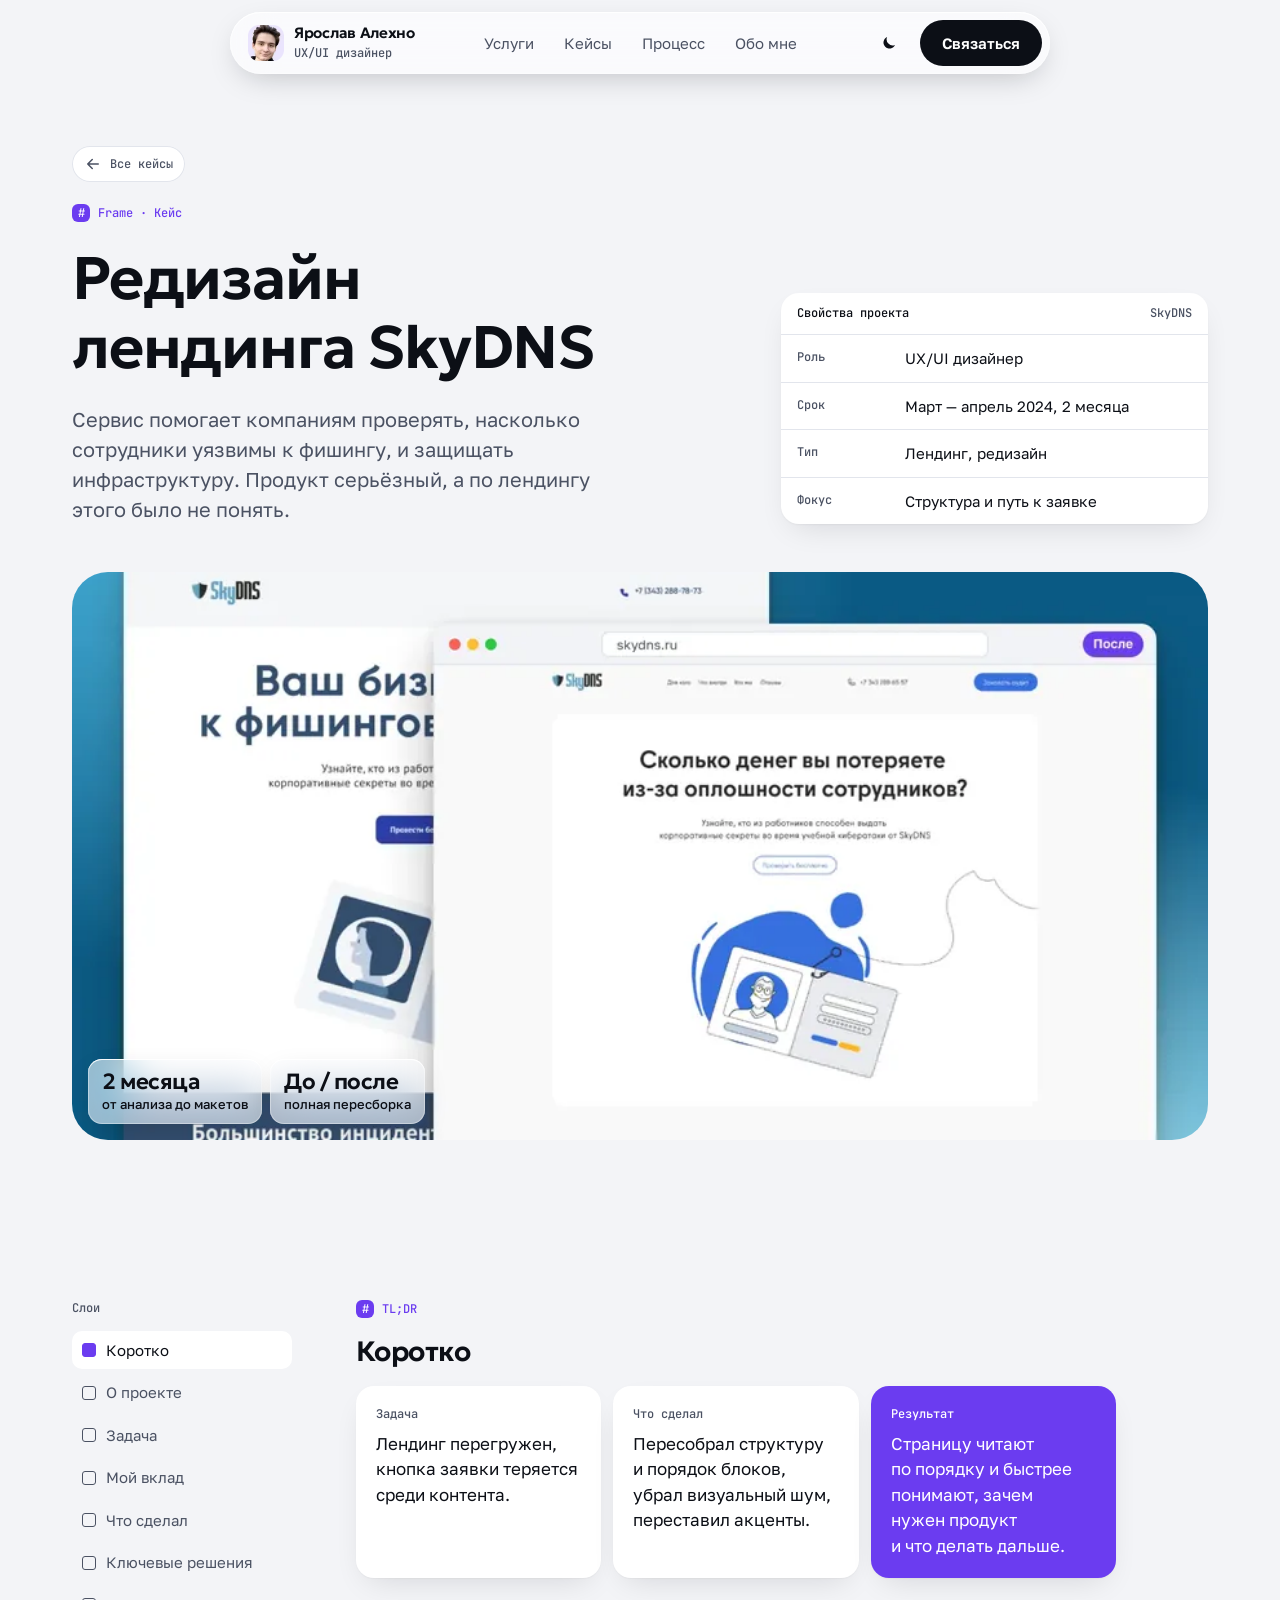
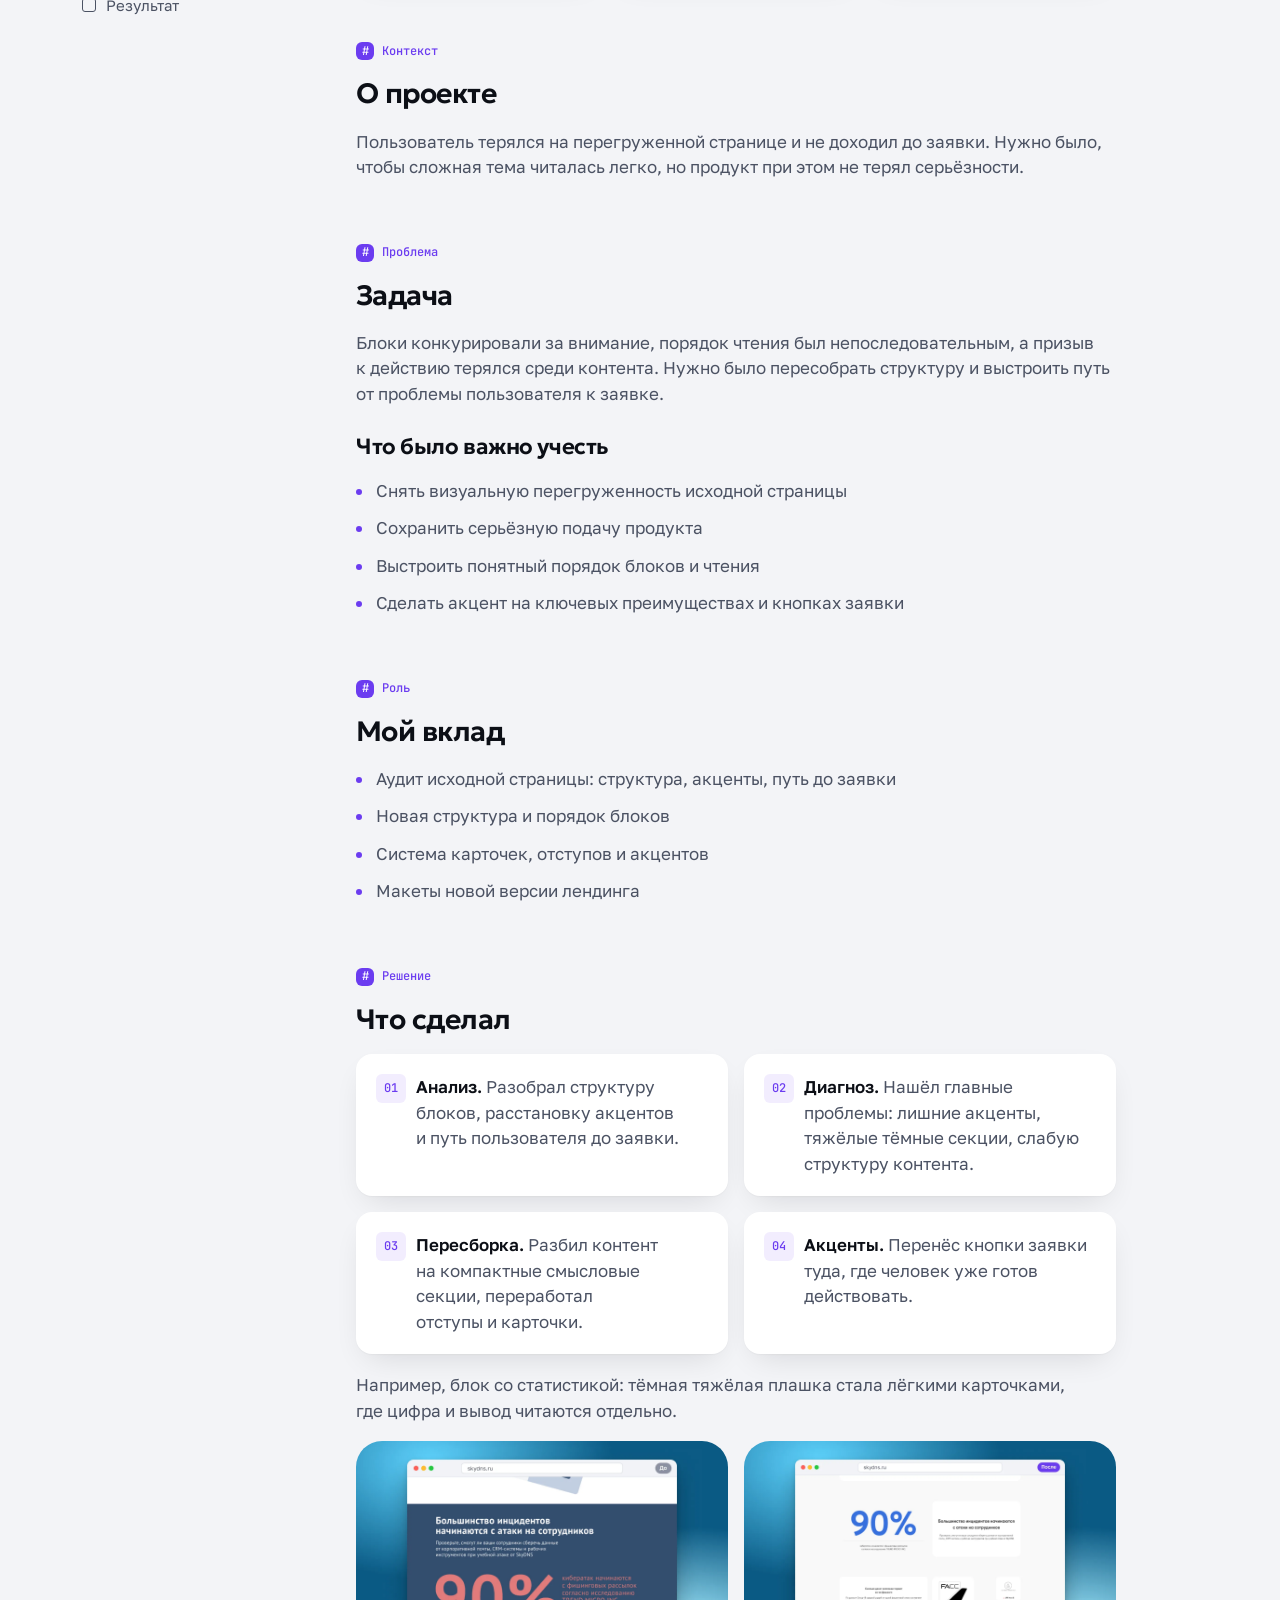
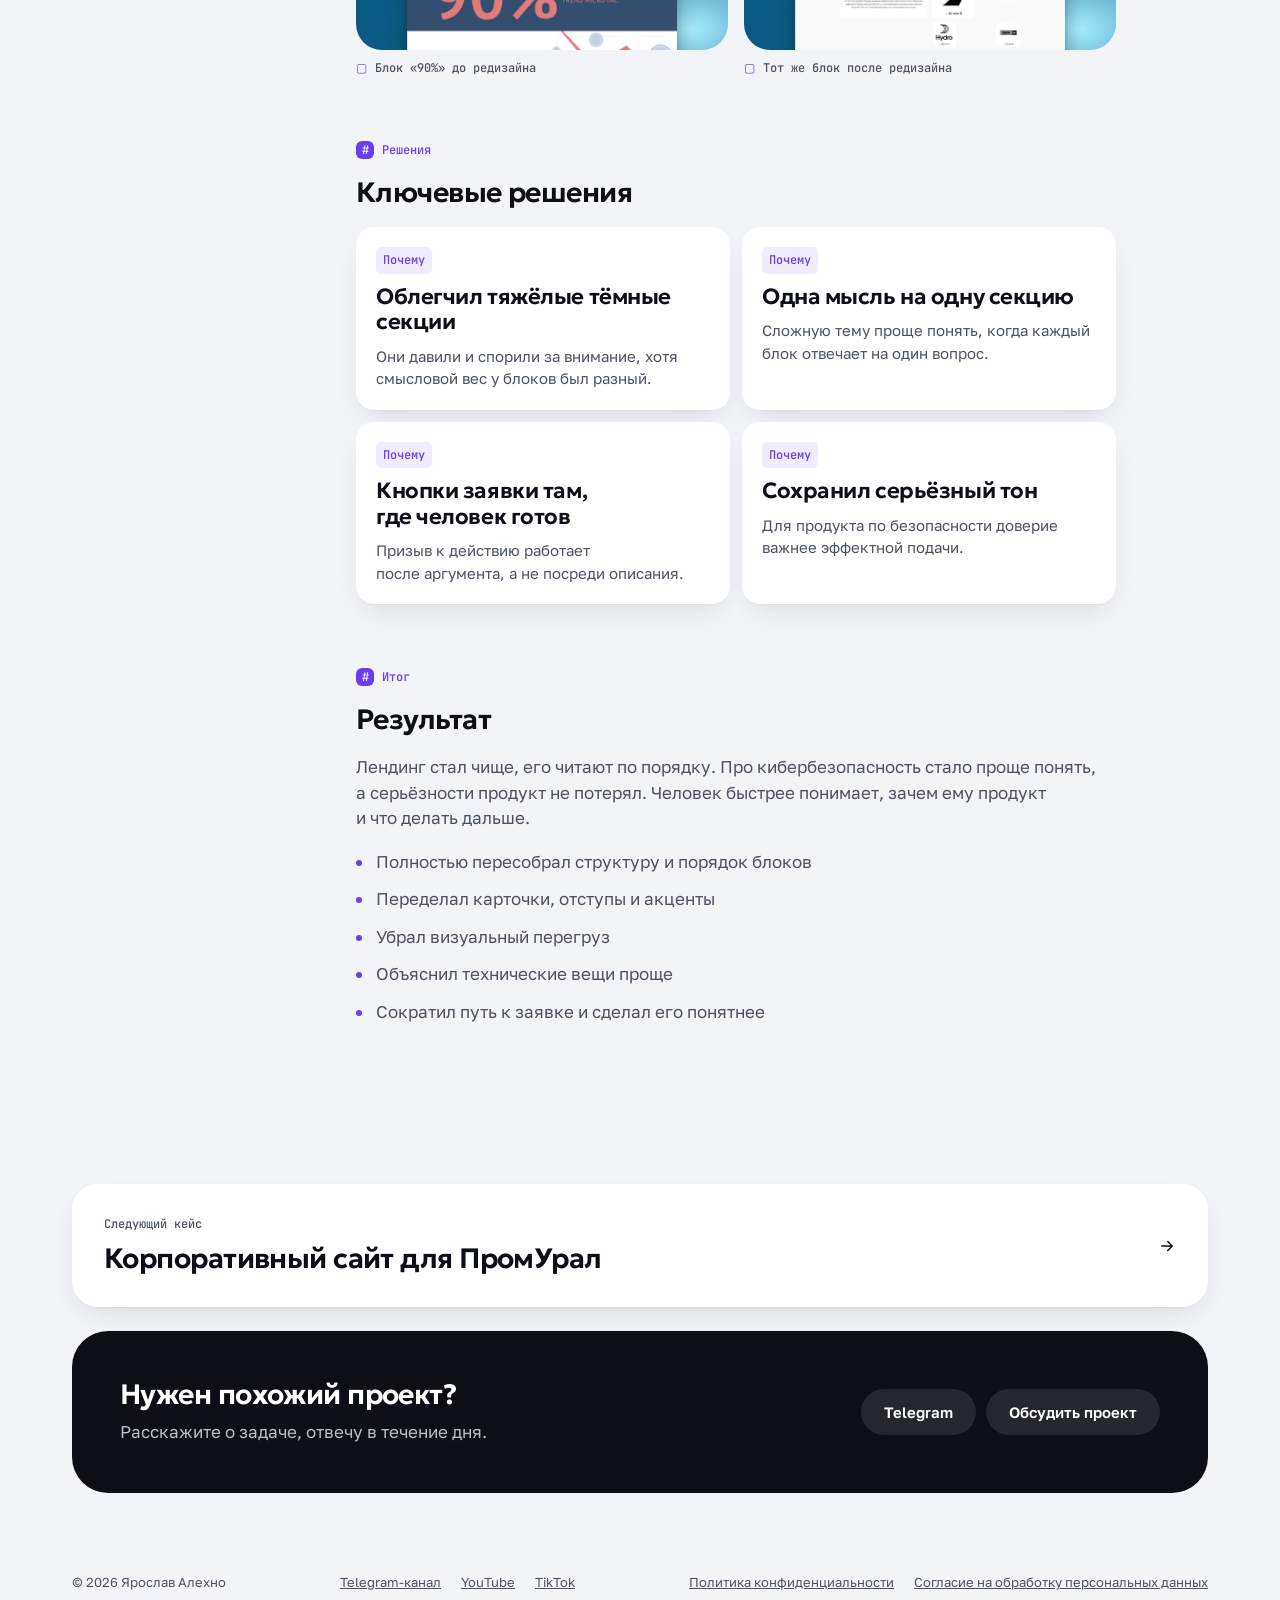
<file: skydns.html>
<!doctype html>
<!--
  Кейс: редизайн лендинга SkyDNS — Ярослав Алехно
  Ярослав Алехно, UX/UI дизайнер — https://yaroslavalekhno.ru
  Статический сайт: HTML, CSS и немного JavaScript без фреймворков.
-->
<html lang="ru">
<head>
<meta charset="utf-8">
<meta name="viewport" content="width=device-width, initial-scale=1, viewport-fit=cover">
<title>Кейс: редизайн лендинга SkyDNS — Ярослав Алехно</title>
<link rel="icon" href="/favicon.ico" sizes="any">
<link rel="icon" type="image/png" sizes="32x32" href="/favicon-32.png">
<link rel="apple-touch-icon" href="/apple-touch-icon.png">
<meta name="robots" content="index, follow">
<link rel="canonical" href="https://yaroslavalekhno.ru/skydns">
<meta property="og:url" content="https://yaroslavalekhno.ru/skydns">
<meta property="og:type" content="article">
<meta property="og:site_name" content="Ярослав Алехно">
<meta property="og:locale" content="ru_RU">
<meta property="og:title" content="Кейс: редизайн лендинга SkyDNS — Ярослав Алехно">
<meta property="og:description" content="Пересобрал структуру лендинга сервиса кибербезопасности: убрал визуальный шум и выстроил понятный путь к заявке.">
<meta property="og:image" content="https://yaroslavalekhno.ru/img/og/skydns.jpg?v=2">
<meta property="og:image:width" content="1200">
<meta property="og:image:height" content="630">
<meta property="og:image:type" content="image/jpeg">
<meta property="og:image:alt" content="Кейс: редизайн лендинга SkyDNS — Ярослав Алехно">
<meta name="twitter:card" content="summary_large_image">
<meta name="theme-color" content="#f3f4f7">
<meta name="author" content="Ярослав Алехно">
<meta name="format-detection" content="telephone=no">
<script type="application/ld+json">
{
  "@context": "https://schema.org",
  "@graph": [
    {
      "@type": "WebPage",
      "@id": "https://yaroslavalekhno.ru/skydns#page",
      "url": "https://yaroslavalekhno.ru/skydns",
      "name": "Кейс: редизайн лендинга SkyDNS — Ярослав Алехно",
      "description": "Пересобрал структуру лендинга сервиса кибербезопасности: убрал визуальный шум и выстроил понятный путь к заявке.",
      "inLanguage": "ru",
      "isPartOf": {
        "@id": "https://yaroslavalekhno.ru/#site"
      },
      "about": {
        "@id": "https://yaroslavalekhno.ru/#person"
      }
    },
    {
      "@type": "BreadcrumbList",
      "itemListElement": [
        {
          "@type": "ListItem",
          "position": 1,
          "name": "Главная",
          "item": "https://yaroslavalekhno.ru/"
        },
        {
          "@type": "ListItem",
          "position": 2,
          "name": "Кейсы",
          "item": "https://yaroslavalekhno.ru/#cases"
        },
        {
          "@type": "ListItem",
          "position": 3,
          "name": "Кейс: редизайн лендинга SkyDNS",
          "item": "https://yaroslavalekhno.ru/skydns"
        }
      ]
    },
    {
      "@type": "CreativeWork",
      "@id": "https://yaroslavalekhno.ru/skydns#case",
      "name": "редизайн лендинга SkyDNS",
      "description": "Пересобрал структуру лендинга сервиса кибербезопасности: убрал визуальный шум и выстроил понятный путь к заявке.",
      "url": "https://yaroslavalekhno.ru/skydns",
      "inLanguage": "ru",
      "image": "https://yaroslavalekhno.ru/img/og/skydns.jpg?v=2",
      "creator": {
        "@type": "Person",
        "@id": "https://yaroslavalekhno.ru/#person",
        "name": "Ярослав Алехно",
        "url": "https://yaroslavalekhno.ru/"
      }
    }
  ]
}
</script>
<meta name="description" content="Пересобрал структуру лендинга сервиса кибербезопасности: убрал визуальный шум и выстроил понятный путь к заявке.">
<link rel="preload" href="/fonts/golos-text-cyrillic-400-normal.woff2" as="font" type="font/woff2" crossorigin>
<link rel="preload" href="/fonts/geologica-cyrillic-600-normal.woff2" as="font" type="font/woff2" crossorigin>
<style>
@font-face {
  font-family: 'Golos Text';
  font-style: normal;
  font-weight: 400;
  font-display: swap;
  src: url(/fonts/golos-text-cyrillic-400-normal.woff2) format('woff2');
  unicode-range: U+0301, U+0400-045F, U+0490-0491, U+04B0-04B1, U+2116
}
@font-face {
  font-family: 'Golos Text';
  font-style: normal;
  font-weight: 400;
  font-display: swap;
  src: url(/fonts/golos-text-latin-400-normal.woff2) format('woff2');
  unicode-range: U+0000-00FF, U+0131, U+0152-0153, U+02BB-02BC, U+02C6, U+02DA, U+02DC, U+0304, U+0308, U+0329, U+2000-206F, U+20AC, U+2122, U+2191, U+2193, U+2212, U+2215, U+FEFF, U+FFFD
}
@font-face {
  font-family: 'Golos Text';
  font-style: normal;
  font-weight: 500;
  font-display: swap;
  src: url(/fonts/golos-text-cyrillic-500-normal.woff2) format('woff2');
  unicode-range: U+0301, U+0400-045F, U+0490-0491, U+04B0-04B1, U+2116
}
@font-face {
  font-family: 'Golos Text';
  font-style: normal;
  font-weight: 500;
  font-display: swap;
  src: url(/fonts/golos-text-latin-500-normal.woff2) format('woff2');
  unicode-range: U+0000-00FF, U+0131, U+0152-0153, U+02BB-02BC, U+02C6, U+02DA, U+02DC, U+0304, U+0308, U+0329, U+2000-206F, U+20AC, U+2122, U+2191, U+2193, U+2212, U+2215, U+FEFF, U+FFFD
}
@font-face {
  font-family: 'Golos Text';
  font-style: normal;
  font-weight: 600;
  font-display: swap;
  src: url(/fonts/golos-text-cyrillic-600-normal.woff2) format('woff2');
  unicode-range: U+0301, U+0400-045F, U+0490-0491, U+04B0-04B1, U+2116
}
@font-face {
  font-family: 'Golos Text';
  font-style: normal;
  font-weight: 600;
  font-display: swap;
  src: url(/fonts/golos-text-latin-600-normal.woff2) format('woff2');
  unicode-range: U+0000-00FF, U+0131, U+0152-0153, U+02BB-02BC, U+02C6, U+02DA, U+02DC, U+0304, U+0308, U+0329, U+2000-206F, U+20AC, U+2122, U+2191, U+2193, U+2212, U+2215, U+FEFF, U+FFFD
}
@font-face {
  font-family: 'Geologica';
  font-style: normal;
  font-weight: 600;
  font-display: swap;
  src: url(/fonts/geologica-cyrillic-600-normal.woff2) format('woff2');
  unicode-range: U+0301, U+0400-045F, U+0490-0491, U+04B0-04B1, U+2116
}
@font-face {
  font-family: 'Geologica';
  font-style: normal;
  font-weight: 600;
  font-display: swap;
  src: url(/fonts/geologica-latin-600-normal.woff2) format('woff2');
  unicode-range: U+0000-00FF, U+0131, U+0152-0153, U+02BB-02BC, U+02C6, U+02DA, U+02DC, U+0304, U+0308, U+0329, U+2000-206F, U+20AC, U+2122, U+2191, U+2193, U+2212, U+2215, U+FEFF, U+FFFD
}
@font-face {
  font-family: 'JetBrains Mono';
  font-style: normal;
  font-weight: 500;
  font-display: swap;
  src: url(/fonts/jetbrains-mono-cyrillic-500-normal.woff2) format('woff2');
  unicode-range: U+0301, U+0400-045F, U+0490-0491, U+04B0-04B1, U+2116
}
@font-face {
  font-family: 'JetBrains Mono';
  font-style: normal;
  font-weight: 500;
  font-display: swap;
  src: url(/fonts/jetbrains-mono-latin-500-normal.woff2) format('woff2');
  unicode-range: U+0000-00FF, U+0131, U+0152-0153, U+02BB-02BC, U+02C6, U+02DA, U+02DC, U+0304, U+0308, U+0329, U+2000-206F, U+20AC, U+2122, U+2191, U+2193, U+2212, U+2215, U+FEFF, U+FFFD
}
</style>
<style>
/* Основа: спокойный светлый фон, содержимое на сплошных подложках. Стекло только у плавающего меню и у виджетов поверх яркого цвета */
:root {
  color-scheme: light;
  --paper: #f3f4f7;
  --surface: #ffffff;
  --ink: #0c0f16;
  --ink-2: #4b5263;
  --line: #e2e5ec;
  --accent: #6b3cf0;
  --accent-soft: rgba(107, 60, 240, .09);
  --ok: #11845b;
  --display: "Geologica", "Golos Text", system-ui, sans-serif;
  --body: "Golos Text", system-ui, -apple-system, "Segoe UI", sans-serif;
  --mono: "JetBrains Mono", ui-monospace, Menlo, monospace;
  /* Шрифтовая шкала: 9 размеров на весь сайт, по три ступени (телефон / от 600px / от 980px).
     h1–h4 заголовки, lead вводный абзац, p основной текст, s мелкий текст и кнопки,
     xs подписи и метки, mono технические подписи. */
  --t-h1: 34px;
  --t-h2: 28px;
  --t-h3: 22px;
  --t-h4: 18px;
  --t-lead: 17px;
  --t-p: 16px;
  --t-s: 15px;
  --t-xs: 13px;
  --t-mono: 12px;
  /* Одно межстрочное и одно межбуквенное на семейство */
  --lh-display: 1.15;
  --ls-display: -.02em;
  --lh-body: 1.5;
  --lh-mono: 1.4;
  --fw-display: 600;
  --fw-body: 400;
  --fw-medium: 500;
  --fw-strong: 600;
  --ic: 16px;
  --r-xl: 36px;
  --r-l: 26px;
  --r-m: 18px;
  --glass-bg: rgba(255, 255, 255, .58);
  --glass-edge: rgba(255, 255, 255, .9);
  --shadow: 0 1px 2px rgba(12, 15, 22, .04), 0 12px 32px -12px rgba(12, 15, 22, .14);
  /* Вертикальный ритм, шаг 8px. Чем дальше элементы по смыслу, тем больше между ними расстояние:
     --sec   между разделами страницы (одинаково на всех страницах и между любыми разделами);
     --head  от заголовка раздела до его содержимого;
     --grid  между карточками одной группы;
     --pad / --pad-s / --pad-l  внутренние поля больших карточек / плиток / тёмных и цветных панелей.
     Внутри карточки расстояние между элементами всегда меньше её внутреннего поля. */
  --sec: 80px;
  --head: 32px;
  --grid: 16px;
  --pad: 24px;
  --pad-s: 20px;
  --pad-l: 32px;
}
@media (min-width:600px) {
  :root {
    --t-h1: 44px;
    --t-h2: 36px;
    --t-h3: 24px;
    --t-h4: 20px;
    --t-lead: 18px;
    --t-p: 17px;
    --sec: 112px;
    --head: 40px
  }
}
@media (min-width:980px) {
  :root {
    --t-h1: 60px;
    --t-h2: 48px;
    --t-h3: 28px;
    --t-h4: 22px;
    --t-lead: 20px;
    --ic: 18px;
    --sec: 160px;
    --head: 48px;
    --grid: 24px;
    --pad: 32px;
    --pad-l: 48px
  }
}
* {
  box-sizing: border-box
}
html {
  scroll-padding-top: 96px
}
@media (prefers-reduced-motion:no-preference) {
  html {
    scroll-behavior: smooth
  }
}
body {
  margin: 0;
  background: var(--paper);
  color: var(--ink);
  font: var(--fw-body) var(--t-p)/var(--lh-body) var(--body);
  -webkit-font-smoothing: antialiased;
  overflow-x: hidden
}
img {
  max-width: 100%;
  height: auto;
  display: block
}
a {
  color: inherit
}
:focus-visible {
  outline: 2px solid var(--accent);
  outline-offset: 3px;
  border-radius: 10px
}
h1,
h2,
h3 {
  font-family: var(--display);
  margin: 0;
  text-wrap: balance;
  letter-spacing: var(--ls-display);
  line-height: var(--lh-display)
}
p {
  margin: 0
}
b,
strong {
  font-weight: inherit
}
p,
li,
dd {
  text-wrap: pretty
}
.wrap {
  max-width: 1200px;
  margin: 0 auto;
  padding-inline: 16px
}
@media (min-width:720px) {
  .wrap {
    padding-inline: 32px
  }
}

/* Стекло: только для меню и виджетов поверх цвета */
.glass {
  background: var(--glass-bg);
  backdrop-filter: blur(22px) saturate(180%);
  -webkit-backdrop-filter: blur(22px) saturate(180%);
  box-shadow: inset 0 1px 0 var(--glass-edge), inset 0 0 0 1px rgba(255, 255, 255, .35), 0 10px 30px -10px rgba(12, 15, 22, .25)
}

/* Меню */
.nav {
  position: sticky;
  top: calc(env(safe-area-inset-top, 0px) + 12px);
  z-index: 10;
  margin-top: 12px;
  transition: transform .4s cubic-bezier(.2, .7, .2, 1)
}
.nav.nav-hide {
  transform: translateY(calc(-100% - 24px))
}
.nav-in {
  display: flex;
  align-items: center;
  gap: 8px;
  padding: 8px 8px 8px 18px;
  border-radius: 999px;
  max-width: 820px;
  margin: 0 auto
}

.nav ul {
  display: none;
  list-style: none;
  margin: 0 auto;
  padding: 0;
  gap: 2px
}
.nav ul a {
  display: block;
  padding: 9px 14px;
  border-radius: 999px;
  text-decoration: none;
  font-size: var(--t-s);
  color: var(--ink-2)
}
@media (hover:hover) {
  .nav ul a:hover {
    background: rgba(255, 255, 255, .8);
    color: var(--ink)
  }
}
.nav .btn {
  margin-left: auto
}
@media (min-width:860px) {
  .nav ul {
    display: flex
  }
  .nav .btn {
    margin-left: 0
  }
}

.btn {
  display: inline-flex;
  align-items: center;
  justify-content: center;
  gap: 10px;
  min-height: 46px;
  padding: 0 22px;
  border-radius: 999px;
  font: var(--fw-strong) var(--t-s)/var(--lh-body) var(--body);
  text-decoration: none;
  border: 0;
  cursor: pointer;
  white-space: nowrap;
  transition: translate .15s ease-out, scale .15s ease-out, background-color .15s ease-out;
  -webkit-tap-highlight-color: transparent
}
@media (hover:hover) {
  .btn:hover {
    translate: 0 -1px
  }
}
.btn-ink {
  background: var(--ink);
  color: #fff
}
@media (hover:hover) {
  .btn-ink:hover {
    background: #262b38
  }
}
.btn-line {
  background: var(--surface);
  color: var(--ink);
  box-shadow: inset 0 0 0 1px var(--line);
  border: 1px solid transparent
}
@media (hover:hover) {
  .btn-line:hover {
    box-shadow: inset 0 0 0 1px #c9cdd8
  }
}
.arrow {
  line-height: 1
}

/* Первый экран */
.hero {
  display: grid;
  gap: 32px;
  padding-block: 48px calc(var(--sec)/2)
}
@media (min-width:980px) {
  .hero {
    grid-template-columns: 1.05fr 1fr;
    align-items: stretch;
    padding-block: 72px calc(var(--sec)/2);
    gap: 48px
  }
  .hero .stage {
    aspect-ratio: auto;
    height: 100%;
    min-height: 520px
  }
}
.status {
  display: inline-flex;
  align-items: center;
  gap: 10px;
  font-size: var(--t-xs);
  font-weight: var(--fw-medium);
  color: var(--ink-2);
  background: var(--surface);
  padding: 8px 14px 8px 12px;
  border-radius: 999px;
  box-shadow: inset 0 0 0 1px var(--line);
  width: fit-content
}
.dot {
  width: 8px;
  height: 8px;
  border-radius: 50%;
  background: var(--ok);
  box-shadow: 0 0 0 4px rgba(17, 132, 91, .15)
}
.hero-copy {
  display: grid;
  gap: 28px;
  align-content: start
}
.hero-head {
  display: grid;
  gap: 14px
}
.hero-name {
  margin: 0;
  display: flex;
  flex-wrap: wrap;
  align-items: baseline;
  gap: 4px 12px
}
.hero-name b {
  font: var(--fw-display) var(--t-h4)/var(--lh-display) var(--display);
  letter-spacing: var(--ls-display);
  color: var(--ink)
}
.hero-name span {
  font: 500 var(--t-mono)/var(--lh-mono) var(--mono);
  color: var(--accent)
}
h1 {
  margin-bottom: 14px;
  font-size: var(--t-h1);
  
  font-weight: var(--fw-display)
}
h1 em {
  font-style: normal;
  position: relative;
  display: inline-block;
  outline: 2px solid var(--accent);
  outline-offset: 4px;
  background: var(--accent-soft);
  border-radius: 2px
}
.sel-h {
  position: relative;
  display: inline-block
}
.sel-h::before {
  content: attr(data-spec);
  position: absolute;
  left: -6px;
  bottom: -34px;
  font: 500 var(--t-mono)/var(--lh-mono) var(--mono);
  letter-spacing: 0;
  color: #fff;
  background: var(--accent);
  padding: 5px 7px;
  border-radius: 5px;
  white-space: nowrap
}
.handle {
  position: absolute;
  width: 9px;
  height: 9px;
  background: #fff;
  border: 2px solid var(--accent);
  border-radius: 2px
}
.lead {
  font-size: var(--t-lead);
  color: var(--ink-2);
  max-width: 46ch
}
.cta {
  display: flex;
  flex-wrap: wrap;
  gap: 10px
}
.clients {
  display: flex;
  flex-wrap: wrap;
  align-items: center;
  gap: 8px 20px;
  font-size: var(--t-xs);
  color: var(--ink-2);
  padding-top: 8px
}
.clients b {
  font: var(--fw-display) var(--t-s)/var(--lh-display) var(--display);
  color: var(--ink);
  letter-spacing: var(--ls-display)
}

/* Витрина на первом экране: единственное место, где стекло лежит на цвете */
.stage {
  position: relative;
  border-radius: var(--r-xl);
  overflow: hidden;
  aspect-ratio: 5/4.4;
  max-width: 100%;
  min-height: 360px;
  background:
    radial-gradient(60% 55% at 18% 22%, #b59bff 0%, transparent 70%),
    radial-gradient(55% 60% at 85% 30%, #ff9fb8 0%, transparent 70%),
    radial-gradient(65% 60% at 60% 95%, #ffd36e 0%, transparent 70%),
    radial-gradient(50% 50% at 10% 90%, #8fe3d0 0%, transparent 70%), #ddd0ff
}
.stage::after {
  content: "";
  position: absolute;
  inset: 0;
  background: url("data:image/svg+xml,%3Csvg xmlns='http://www.w3.org/2000/svg' width='120' height='120'%3E%3Cfilter id='n'%3E%3CfeTurbulence baseFrequency='.9' numOctaves='2'/%3E%3C/filter%3E%3Crect width='120' height='120' filter='url(%23n)' opacity='.08'/%3E%3C/svg%3E");
  mix-blend-mode: overlay;
  pointer-events: none
}
.w {
  position: absolute;
  border-radius: 22px;
  padding: 18px 20px;
  color: var(--ink);
  cursor: grab;
  touch-action: none;
  user-select: none
}
.w img {
  pointer-events: none;
  -webkit-user-drag: none;
  -webkit-touch-callout: none
}
.w.drag {
  cursor: grabbing;
  outline: 2px solid var(--accent);
  outline-offset: 3px;
  z-index: 3
}
.hint {
  position: absolute;
  left: 14px;
  top: 14px;
  font: 500 var(--t-mono)/var(--lh-mono) var(--mono);
  color: var(--ink);
  background: rgba(255, 255, 255, .7);
  padding: 7px 9px;
  border-radius: 8px
}
.cmp {
  position: relative
}
.cursor {
  position: absolute;
  right: -34px;
  bottom: -6px;
  display: flex;
  align-items: flex-start;
  gap: 2px;
  pointer-events: none;
  z-index: 2
}
.cursor svg {
  width: 18px;
  height: 18px
}
.cursor span {
  font: var(--fw-strong) var(--t-xs)/var(--lh-body) var(--body);
  color: #fff;
  background: #e5484d;
  padding: 5px 8px;
  border-radius: 8px 8px 8px 2px;
  margin-top: 14px
}
@media (prefers-reduced-motion:no-preference) {
  .cursor {
    animation: roam 9s ease-in-out 2
  }
  @keyframes roam {
    30% {
      transform: translate(-26px, -10px)
    }
    60% {
      transform: translate(-8px, 6px)
    }
  }
}
.w small {
  display: block;
  font-size: var(--t-xs);
  font-weight: var(--fw-medium);
  color: #2c3242;
  margin-bottom: 6px
}
.w-metric {
  left: 7%;
  top: 9%;
  width: min(58%, 270px)
}
.w-metric .big {
  font: var(--fw-display) var(--t-h3)/var(--lh-display) var(--display);
  letter-spacing: var(--ls-display);
  font-variant-numeric: tabular-nums
}
.w-metric .big span {
  display: block;
  font: var(--fw-medium) var(--t-s)/var(--lh-body) var(--body);
  letter-spacing: 0;
  color: #2c3242;
  margin-top: 4px
}
.bars {
  display: flex;
  align-items: flex-end;
  gap: 6px;
  height: 46px;
  margin-top: 14px
}
.bars i {
  flex: 1;
  border-radius: 6px;
  background: rgba(12, 15, 22, .18)
}
.bars i:last-child {
  background: var(--ink)
}
.w-flow {
  right: 5%;
  top: 54%;
  width: min(44%, 230px)
}
.flow {
  display: grid;
  gap: 8px
}
.flow div {
  display: flex;
  align-items: center;
  gap: 10px;
  font-size: var(--t-xs);
  font-weight: var(--fw-medium);
  background: rgba(255, 255, 255, .6);
  border-radius: 12px;
  padding: 8px 10px
}
.flow div i {
  width: 18px;
  height: 18px;
  border-radius: 6px;
  background: var(--ink);
  flex: none
}
.flow div:nth-child(2) i {
  background: var(--accent)
}
.flow div:nth-child(3) i {
  background: var(--ok)
}
.w-avail {
  left: 5%;
  bottom: 7%;
  display: flex;
  align-items: center;
  gap: 12px;
  border-radius: 999px;
  padding: 10px 18px 10px 10px;
  font-size: var(--t-xs);
  font-weight: var(--fw-strong)
}
.w-avail .av {
  width: 38px;
  height: 38px;
  border-radius: 50%;
  background: linear-gradient(135deg, #6b3cf0, #c9a8ff);
  overflow: hidden;
  display: grid;
  place-items: center;
  color: #fff;
  font: var(--fw-display) var(--t-xs)/var(--lh-display) var(--display);
  letter-spacing: var(--ls-display)
}

@media (max-width:600px) {
  .stage {
    aspect-ratio: 4/5
  }
  .w-metric {
    width: 72%
  }
  .w-flow {
    top: auto;
    bottom: 24%;
    width: 62%
  }
  .w-avail {
    bottom: 5%
  }
}
.w-photo {
  margin: 0;
  right: 7%;
  top: 7%;
  padding: 10px;
  border-radius: 24px;
  width: clamp(120px, 24%, 168px)
}
.photo {
  display: block;
  width: 100%;
  height: auto;
  aspect-ratio: 1;
  border-radius: 16px;
  object-fit: cover;
  background: linear-gradient(140deg, #6b3cf0, #c9a8ff 70%, #ffd1e8);
  color: #fff;
  font: var(--fw-display) var(--t-h3)/var(--lh-display) var(--display);
  display: grid;
  place-items: center;
  pointer-events: none;
  letter-spacing: var(--ls-display)
}
.w-photo figcaption {
  display: flex;
  justify-content: space-between;
  gap: 6px;
  font: 500 var(--t-mono)/var(--lh-mono) var(--mono);
  color: #2c3242;
  padding: 9px 4px 2px
}
.w-avail .av img {
  width: 100%;
  height: 100%;
  object-fit: cover
}
@media (min-width:601px) and (max-width:979px) {
  .stage {
    aspect-ratio: 16/9;
    min-height: 0
  }
  .w-flow {
    top: auto;
    bottom: 8%
  }
  .w-photo {
    width: 130px;
    right: auto;
    left: 46%;
    top: 7%
  }
}

/* без !important: иначе на телефоне перетаскивание не может сдвинуть карточки (inline left/top из скрипта проигрывают) */
@media (max-width:600px) {
  #stage {
    aspect-ratio: 3/4.3
  }
  #stage .hint {
    display: none
  }
  #stage .w-photo {
    width: 30%;
    top: 5%;
    right: 4%
  }
  #stage .w-metric {
    width: 56%;
    left: 4%;
    top: 5%
  }
  #stage .w-flow {
    width: 64%;
    top: auto;
    bottom: 19%
  }
  .w-photo figcaption span+span {
    display: none
  }
}
@media (max-width:420px) {
  #stage {
    aspect-ratio: 3/5.4
  }
  #stage .w {
    padding: 14px 16px
  }
  #stage .w-metric {
    width: 62%;
    left: 4%
  }
  #stage .w-photo {
    width: 28%
  }
  #stage .w-flow {
    bottom: 15%
  }
  #stage .w-avail {
    bottom: 3%
  }
  #stage .sp span {
    
    padding: 6px 9px;
    white-space: nowrap
  }
}

/* Первый экран целиком в видимой области на любом устройстве. Высота считается от экрана:
   svh — высота без панелей мобильного браузера, --nav — место под плавающим меню (12 + 62), --fold — запас до нижнего края.
   Шрифт заголовка и промежутки уменьшаются на невысоких экранах, витрина по высоте равна тексту. */
:root {
  --vh: 100vh;
  --nav: 74px;
  --fold: 16px;
  --hero-top: clamp(16px, calc(var(--vh)*.05), 72px);
  --hero-gap: clamp(16px, calc(var(--vh)*.03), 28px)
}
@supports (height:100svh) {
  :root {
    --vh: 100svh
  }
}
.hero {
  padding-top: var(--hero-top)
}
.hero h1 {
  font-size: min(var(--t-h1), calc(var(--vh)*.072))
}

/* один промежуток между всеми группами текста; подпись «Text · Geologica SemiBold» висит под заголовком и входит в него */
.hero-copy {
  gap: var(--hero-gap)
}
.hero-copy h1 {
  margin-bottom: 30px;
  
}
.clients {
  padding-top: 0
}
@media (min-width:980px) {
  .hero .stage {
    min-height: 460px
  }
}

/* планшет: если под текстом остаётся место, витрина занимает этот остаток, на невысоком экране её нет */
@media (min-width:601px) and (max-width:979px) {
  #stage {
    display: none
  }
}
@media (min-width:601px) and (max-width:979px) and (min-height:900px) {
  .hero {
    display: flex;
    flex-direction: column;
    gap: var(--grid);
    min-height: calc(var(--vh) - var(--nav) - var(--fold) + var(--sec)/2)
  }
  .hero-copy {
    flex: none
  }
  #stage {
    display: block;
    flex: 1 1 0;
    min-height: 0;
    aspect-ratio: auto
  }
  #stage .w-flow,
  #stage .hint {
    display: none
  }
}

/* телефон: перетаскиваемую витрину убираем, первый экран — только текст */
@media (max-width:600px) {
  #stage {
    display: none
  }
  .hero h1 {
    font-size: min(var(--t-h1), calc(var(--vh)*.06))
  }
  .hero-head {
    gap: 10px
  }
}
@media (max-height:620px) and (max-width:979px) {
  .hero-name span {
    display: none
  }
  .lead {
    font-size: var(--t-p)
  }
}
@media (max-height:520px) and (max-width:979px) {
  .status {
    display: none
  }
}
.sp {
  display: flex;
  flex-wrap: wrap;
  gap: 6px
}
.sp span {
  padding: 7px 10px;
  border-radius: 10px;
  background: rgba(255, 255, 255, .7);
  font-size: var(--t-xs);
  font-weight: var(--fw-strong)
}
.sp-foot {
  margin-top: 10px;
  font-size: var(--t-xs);
  color: #2c3242
}
.sp-foot b {
  font-family: var(--display);
  font-weight: var(--fw-display);
  line-height: var(--lh-display);
  letter-spacing: var(--ls-display)
}

.cmp {
  display: grid;
  gap: 6px;
  padding: 14px;
  border-radius: 14px;
  border: 1.5px dashed rgba(107, 60, 240, .5);
  background: rgba(255, 255, 255, .35)
}
.cmp-b {
  display: flex;
  justify-content: center;
  text-align: center;
  padding: 10px 12px;
  border-radius: 999px;
  font-size: var(--t-xs);
  font-weight: var(--fw-strong)
}
.cmp-b.ink {
  background: var(--ink);
  color: #fff
}
.cmp-b.line {
  background: #fff;
  color: var(--ink)
}
.vars {
  display: flex;
  gap: 4px;
  margin-top: 8px
}
.vars span {
  font: 500 var(--t-mono)/var(--lh-mono) var(--mono);
  padding: 5px 7px;
  border-radius: 6px;
  color: #2c3242
}
.vars .on {
  background: var(--accent);
  color: #fff
}
.logo {
  display: flex;
  align-items: center;
  gap: 10px;
  text-decoration: none;
  color: inherit
}
.mark {
  display: grid;
  place-items: center;
  width: 36px;
  height: 36px;
  border-radius: 11px;
  background: linear-gradient(135deg, var(--accent), #c9a8ff);
  color: #fff;
  font: var(--fw-display) var(--t-xs)/var(--lh-display) var(--display);
  letter-spacing: var(--ls-display);
  transition: transform .35s cubic-bezier(.2, .7, .2, 1), border-radius .35s
}
@media (hover:hover) {
  .logo:hover .mark {
    transform: rotate(-8deg);
    border-radius: 50%
  }
}
img.mark {
  object-fit: cover;
  background: #eae4fc
}
@media (hover:hover) {
  .logo:hover img.mark {
    transform: scale(1.06)
  }
}
.lname {
  display: grid;
  gap: 3px;
  font: var(--fw-display) var(--t-s)/var(--lh-display) var(--display);
  letter-spacing: var(--ls-display);
  white-space: nowrap
}
.lname small {
  font: 500 var(--t-mono)/var(--lh-mono) var(--mono);
  letter-spacing: 0;
  color: var(--ink-2);
  transition: color .2s
}
@media (hover:hover) {
  .logo:hover .lname small {
    color: var(--accent)
  }
}
.nav ul a.on {
  background: var(--accent-soft);
  color: var(--accent)
}
@media (max-width:420px) {
  .lname {
    display: none
  }
}

/* Микроанимации */
.btn:not(:disabled):not([aria-disabled]):active {
  scale: .96
}
.btn[aria-disabled] {
  opacity: .7;
  cursor: progress
}
.btn .arrow {
  transition: transform .25s
}
@media (hover:hover) {
  .btn:hover .arrow {
    transform: translateX(3px)
  }
}
.svc {
  position: relative
}
.svc::after {
  content: "→";
  position: absolute;
  right: 0;
  bottom: var(--pad);
  font-size: 20px;
  color: var(--accent);
  opacity: 0;
  transform: translateX(-8px);
  transition: opacity .2s ease-out, transform .2s ease-out
}
@media (hover:hover) {
  .svc:hover::after {
    opacity: 1;
    transform: none
  }
}
/* пульс — отдельным кольцом через transform и opacity, чтобы анимацию считала видеокарта, а не перерисовка */
.dot {
  position: relative;
  flex: none
}
.dot::after {
  content: "";
  position: absolute;
  inset: 0;
  border-radius: 50%;
  background: rgba(17, 132, 91, .45);
  opacity: 0;
  animation: pulse 2.4s ease-out 3
}
@keyframes pulse {
  0% {
    transform: scale(1);
    opacity: 1
  }
  70%,
  100% {
    transform: scale(3.25);
    opacity: 0
  }
}
.anim .rv {
  opacity: 0;
  translate: 0 12px;
  transition: opacity .6s ease-out var(--d, 0ms), translate .6s cubic-bezier(.2, .7, .2, 1) var(--d, 0ms), transform .3s ease, box-shadow .3s ease
}
.anim .rv.in {
  opacity: 1;
  translate: 0 0
}
.anim h1 em {
  animation: selin .7s .35s both
}
@keyframes selin {
  from {
    outline-color: transparent;
    background: transparent
  }
}
.anim .sel-h::before {
  animation: pop .4s .9s both
}
@keyframes pop {
  from {
    opacity: 0;
    transform: translateY(-4px)
  }
}
.anim .stage:not(.settled) .w {
  animation: wIn .7s cubic-bezier(.2, .7, .2, 1) both
}
.anim .stage:not(.settled) .w-photo {
  animation-delay: .12s
}
.anim .stage:not(.settled) .w-flow {
  animation-delay: .24s
}
.anim .stage:not(.settled) .w-avail {
  animation-delay: .36s
}
@keyframes wIn {
  from {
    opacity: 0;
    translate: 0 24px;
    scale: .96
  }
}
@media (prefers-reduced-motion:reduce) {
  *,
  *::before,
  *::after {
    animation: none !important;
    transition: none !important
  }
}
.case .shot>img {
  position: absolute;
  inset: 0;
  width: 100%;
  height: 100%;
  object-fit: cover;
  z-index: -1
}
.shot>picture>img {
  position: absolute;
  inset: 0;
  width: 100%;
  height: 100%;
  object-fit: cover;
  z-index: -1
}
.shot:has(>img, >picture) {
  background: none
}
@media (max-width:600px) {
  .shot .ph {
    display: none
  }
  .case .chips {
    gap: 6px;
    left: 12px;
    bottom: 12px;
    right: 12px
  }
  .case .chip {
    padding: 8px 10px;
    
  }
  .case .chip b {
    font-size: var(--t-p)
  }
  .case .chip:nth-child(n+2) {
    display: none
  }
}

/* Секции */
section {
  padding-block: calc(var(--sec)/2)
}
.sec-head {
  display: grid;
  gap: 14px;
  margin-bottom: var(--head);
  max-width: 720px
}
.kicker {
  font: 500 var(--t-mono)/var(--lh-mono) var(--mono);
  color: var(--accent);
  display: inline-flex;
  align-items: center;
  gap: 8px
}
.kicker::before {
  content: "#";
  display: grid;
  place-items: center;
  width: var(--ic);
  height: var(--ic);
  border-radius: 6px;
  background: var(--accent);
  color: #fff;
  font-size: 12px
}
h2 {
  font-size: var(--t-h2);
  
  font-weight: var(--fw-display)
}
.sec-head p:not(.kicker) {
  color: var(--ink-2);
  font-size: var(--t-lead);
  max-width: 58ch
}

/* Для кого: заказчики и работодатели */
.split {
  display: grid;
  gap: var(--grid)
}
@media (min-width:820px) {
  .split {
    grid-template-columns: 1fr 1fr
  }
}
.aud {
  background: var(--surface);
  border-radius: var(--r-l);
  padding: var(--pad);
  display: grid;
  gap: 12px;
  align-content: start;
  box-shadow: var(--shadow)
}
.aud h3 {
  font-size: var(--t-h4);
  font-weight: var(--fw-display)
}
.aud ul {
  list-style: none;
  margin: 0;
  padding: 0;
  display: grid;
  gap: 8px
}
.aud li {
  display: flex;
  gap: 12px;
  color: var(--ink-2)
}
.aud li::before {
  content: "";
  flex: none;
  width: 6px;
  height: 6px;
  border-radius: 50%;
  background: var(--accent);
  margin-top: 11px
}
.aud .btn {
  justify-self: start;
  margin-top: 4px
}
@media (min-width:601px) {
  .aud .btn {
    margin-top: 8px
  }
}

/* Услуги */
.services {
  display: grid;
  border-top: 1px solid var(--ink)
}
.svc {
  -webkit-tap-highlight-color: transparent;
  text-decoration: none;
  color: inherit;
  display: grid;
  gap: 12px 32px;
  padding: var(--pad) 0;
  border-bottom: 1px solid var(--line);
  grid-template-columns: 1fr auto;
  grid-template-areas: "t term" "d d" "f f";
  transition: background .2s
}
.svc-top {
  display: contents
}
.svc h3 {
  grid-area: t;
  font-size: var(--t-h3);
  font-weight: var(--fw-display);
  
}
.svc p:not(.for) {
  grid-area: d;
  color: var(--ink-2);
  max-width: 52ch;
  
}
.svc .for {
  grid-area: f;
  font: 500 var(--t-mono)/var(--lh-mono) var(--mono);
  color: var(--ink-2)
}
.term {
  grid-area: term;
  align-self: start;
  display: grid;
  gap: 4px;
  justify-items: end;
  text-align: right;
  font: 500 var(--t-mono)/var(--lh-mono) var(--mono);
  color: var(--ink-2);
  white-space: nowrap
}
.term b {
  font: var(--fw-display) var(--t-h4)/var(--lh-display) var(--display);
  letter-spacing: var(--ls-display);
  color: var(--ink);
  font-variant-numeric: tabular-nums
}
@media (hover:hover) {
  .svc:hover .term b {
    color: var(--accent)
  }
}
@media (max-width:519px) {
  .svc {
    grid-template-columns: 1fr;
    grid-template-areas: "t" "term" "d" "f"
  }
  .term {
    justify-items: start;
    text-align: left
  }
  .svc h3 {
    overflow-wrap: anywhere
  }
}
@media (min-width:880px) {
  .svc {
    grid-template-columns: 1fr 1.3fr 176px;
    grid-template-areas: "t d term" "t f term"
  }
}
@media (hover:hover) {
  .svc:hover h3 {
    color: var(--accent)
  }
}
.src .src-other {
  position: static;
  opacity: 1;
  pointer-events: auto;
  display: none;
  flex-basis: 100%;
  margin-top: 4px;
  font: inherit;
  font-size: var(--t-p);
  padding: 12px 14px;
  border-radius: 14px;
  border: 1px solid transparent;
  background: var(--paper);
  color: var(--ink);
  box-shadow: inset 0 0 0 1px var(--line)
}
#src-5:checked~.src-other {
  display: block
}
.svc-note {
  margin-top: 18px;
  font-size: var(--t-s);
  color: var(--ink-2)
}

/* Кейсы */
.cases {
  display: grid;
  gap: var(--grid)
}
@media (min-width:880px) {
  .cases {
    grid-template-columns: 1fr 1fr
  }
  .case.wide {
    grid-column: 1/-1
  }
}
.case {
  background: var(--surface);
  border-radius: var(--r-xl);
  overflow: hidden;
  text-decoration: none;
  display: grid;
  box-shadow: var(--shadow)
}
.case {
  position: relative;
  overflow: visible
}
.case .shot {
  border-radius: var(--r-xl) var(--r-xl) 0 0
}
@media (hover:hover) {
  .case:hover {
    z-index: 3
  }
}
.case:focus-visible {
  z-index: 3
}
.sel {
  position: absolute;
  inset: 0;
  border: 2px solid var(--accent);
  border-radius: var(--r-xl);
  opacity: 0;
  transition: opacity .2s ease;
  pointer-events: none;
  z-index: 4
}
.sel i {
  display: none
}
.sel i {
  position: absolute;
  width: 10px;
  height: 10px;
  background: #fff;
  border: 2px solid var(--accent);
  border-radius: 2px
}
.sel i:nth-child(1) {
  left: -6px;
  top: -6px
}
.sel i:nth-child(2) {
  right: -6px;
  top: -6px
}
.sel i:nth-child(3) {
  left: -6px;
  bottom: -6px
}
.sel i:nth-child(4) {
  right: -6px;
  bottom: -6px
}
.sel em {
  position: absolute;
  left: 50%;
  bottom: -30px;
  transform: translateX(-50%);
  font: 500 var(--t-mono)/var(--lh-mono) var(--mono);
  font-style: normal;
  color: #fff;
  background: var(--accent);
  padding: 5px 7px;
  border-radius: 5px;
  white-space: nowrap
}
@media (hover:hover) {
  .case:hover .sel {
    opacity: 1
  }
}
.case:focus-visible .sel {
  opacity: 1
}
.case:focus-visible {
  outline: none
}
.shot {
  position: relative;
  aspect-ratio: 16/10;
  max-width: 100%;
  overflow: hidden;
  isolation: isolate;
  display: grid;
  place-items: center
}
.case.wide .shot {
  aspect-ratio: 16/8
}
@media (max-width:879px) {
  .case .shot,
  .case.wide .shot {
    aspect-ratio: 2/1
  }
}
@media (max-width:600px) {
  .case .shot,
  .case.wide .shot {
    aspect-ratio: 4/3
  }
}
.shot .ph {
  font: var(--fw-strong) var(--t-xs)/var(--lh-body) var(--body);
  color: rgba(255, 255, 255, .85);
  border: 1.5px dashed rgba(255, 255, 255, .6);
  border-radius: 16px;
  padding: 12px 16px;
  text-align: center
}
.s1 {
  background: radial-gradient(70% 80% at 20% 10%, #3f7bff, transparent 70%), radial-gradient(60% 70% at 90% 90%, #00b4d8, transparent 70%), #0d2a7a
}
.s2 {
  background: radial-gradient(70% 80% at 80% 10%, #28d4b4, transparent 70%), radial-gradient(60% 70% at 10% 90%, #2f7cff, transparent 70%), #0b3a44
}
.s3 {
  background: radial-gradient(70% 80% at 20% 90%, #ffb054, transparent 70%), radial-gradient(60% 70% at 90% 10%, #ff6a3d, transparent 70%), #5a240f
}
.s4 {
  background: radial-gradient(70% 80% at 80% 80%, #ff8cc6, transparent 70%), radial-gradient(60% 70% at 10% 10%, #8d6bff, transparent 70%), #2c1660
}
.chips {
  position: absolute;
  left: 16px;
  bottom: 16px;
  right: 16px;
  display: flex;
  flex-wrap: wrap;
  gap: 8px
}
.chip {
  border-radius: 14px;
  padding: 10px 14px;
  font-size: var(--t-xs);
  font-weight: var(--fw-medium);
  color: var(--ink)
}
.chip b {
  display: block;
  font: var(--fw-display) var(--t-h4)/var(--lh-display) var(--display);
  letter-spacing: var(--ls-display);
  font-variant-numeric: tabular-nums
}
.case-body {
  padding: var(--pad);
  display: grid;
  gap: 8px
}
.case-body .more {
  margin-top: 6px
}
.meta {
  display: flex;
  flex-wrap: wrap;
  gap: 6px 0;
  font-size: var(--t-xs);
  font-weight: var(--fw-medium);
  color: var(--ink-2);
  margin-inline-start: -21px;
  clip-path: inset(0 0 0 21px)
}
.meta span::before {
  content: "·";
  display: inline-block;
  width: 21px;
  text-align: center;
  color: #a7adbb
}
.case h3 {
  font-size: var(--t-h4);
  font-weight: var(--fw-display);
  
}
.case p {
  color: var(--ink-2)
}
.more {
  display: inline-flex;
  align-items: center;
  gap: 8px;
  font-weight: var(--fw-strong);
  font-size: var(--t-s);
  margin-top: 4px
}
@media (hover:hover) {
  .case:hover .more .arrow {
    transform: translateX(3px)
  }
}
.more .arrow {
  transition: transform .2s
}
.concepts {
  margin-top: var(--grid);
  display: flex;
  flex-wrap: wrap;
  justify-content: space-between;
  align-items: center;
  gap: 16px;
  background: var(--surface);
  border-radius: var(--r-l);
  padding: var(--pad);
  box-shadow: var(--shadow)
}
.concepts p {
  color: var(--ink-2);
  max-width: 60ch
}

/* Процесс работы */
.steps {
  list-style: none;
  margin: 0;
  padding: 8px 0;
  display: grid;
  background: var(--surface);
  border-radius: var(--r-l);
  box-shadow: var(--shadow);
  position: relative
}
.steps {
  --pl: 24px
}
@media (min-width:900px) {
  .steps {
    --pl: 32px
  }
}
.steps::before {
  content: "";
  position: absolute;
  left: calc(var(--pl) + 25px);
  top: 44px;
  bottom: 44px;
  width: 2px;
  background: linear-gradient(var(--accent), var(--accent-soft))
}
.step {
  position: relative;
  display: grid;
  grid-template-columns: 52px 1fr;
  grid-template-areas: "n t" "n d" "n y";
  gap: 6px 16px;
  padding: 20px var(--pl);
  border-top: 1px solid var(--line)
}
.step:first-child {
  border-top: 0
}
.step .n {
  grid-area: n;
  position: relative;
  z-index: 1;
  width: 52px;
  height: 52px;
  border-radius: 50%;
  display: grid;
  place-items: center;
  background: var(--surface);
  box-shadow: inset 0 0 0 2px var(--accent);
  font: 500 var(--t-mono)/var(--lh-mono) var(--mono);
  color: var(--accent)
}
.step h3 {
  grid-area: t;
  font-size: var(--t-h4);
  font-weight: var(--fw-display);
  align-self: end
}
.step p {
  grid-area: d;
  font-size: var(--t-s);
  color: var(--ink-2)
}
.step .you {
  grid-area: y;
  font-size: var(--t-xs);
  font-weight: var(--fw-medium);
  color: var(--ink);
  background: var(--paper);
  padding: 7px 11px;
  border-radius: 999px;
  width: fit-content
}
@media (min-width:900px) {
  .step {
    grid-template-columns: 52px 200px 1fr 260px;
    grid-template-areas: "n t d y";
    align-items: center;
    gap: 24px;
    padding: 24px var(--pl)
  }
  .step h3 {
    align-self: center
  }
  .step .you {
    justify-self: end
  }
}

.ai {
  position: relative;
  border-radius: var(--r-xl);
  padding: var(--pad-l);
  display: grid;
  gap: clamp(16px, 2vw, 24px);
  background: linear-gradient(135deg, #efe9ff, #f7f3ff 60%, #fdf1f8);
  border: 1.5px dashed rgba(107, 60, 240, .45)
}
.ai::before,
.ai::after {
  content: "";
  position: absolute;
  width: 10px;
  height: 10px;
  background: #fff;
  border: 2px solid var(--accent);
  border-radius: 2px
}
.ai::before {
  left: -6px;
  top: -6px
}
.ai::after {
  right: -6px;
  bottom: -6px
}
@media (min-width:980px) {
  .ai {
    grid-template-columns: 1fr 1.25fr;
    gap: 32px;
    align-items: center
  }
}
.ai-head {
  display: grid;
  gap: 12px;
  align-content: start
}
.ai-pin {
  display: inline-flex;
  align-items: center;
  gap: 8px;
  width: fit-content;
  font: 500 var(--t-mono)/var(--lh-mono) var(--mono);
  color: var(--accent);
  background: #fff;
  padding: 7px 12px 7px 7px;
  border-radius: 999px;
  box-shadow: 0 1px 2px rgba(107, 60, 240, .15)
}
.ai-pin span {
  display: grid;
  place-items: center;
  width: 20px;
  height: 20px;
  border-radius: 50%;
  background: var(--accent);
  color: #fff;
  font: var(--fw-display) var(--t-mono)/var(--lh-display) var(--display);
  letter-spacing: var(--ls-display)
}
.ai-head h3 {
  font-size: var(--t-h3);
  font-weight: var(--fw-display);
  
}
.ai-head p:not(.ai-pin) {
  color: var(--ink-2);
  font-size: var(--t-p)
}
.ai-cols {
  display: grid;
  gap: 12px
}
@media (min-width:640px) {
  .ai-cols {
    grid-template-columns: 1fr 1fr
  }
}
.ai-cols>div {
  border-radius: var(--r-m);
  padding: var(--pad-s)
}
.ai-fast {
  background: rgba(255, 255, 255, .55);
  box-shadow: inset 0 0 0 1px rgba(107, 60, 240, .15)
}
.ai-me {
  background: #fff;
  box-shadow: 0 10px 30px -12px rgba(107, 60, 240, .35)
}
.ai-label {
  font: 500 var(--t-mono)/var(--lh-mono) var(--mono);
  margin-bottom: 12px;
  color: var(--ink-2)
}
.ai-me .ai-label {
  color: var(--accent)
}
.ai-cols ul {
  list-style: none;
  margin: 0;
  padding: 0;
  display: grid;
  gap: 10px;
  font-size: var(--t-s)
}
.ai-cols li {
  display: flex;
  gap: 10px
}
.ai-fast li::before {
  content: "↯";
  flex: none;
  color: var(--ink-2);
  font-size: 13px;
  margin-top: 2px
}
.ai-me li::before {
  content: "✓";
  flex: none;
  color: var(--accent);
  font-weight: var(--fw-strong);
  font-size: 14px;
  margin-top: 1px
}

/* Обо мне */
.panel {
  background: var(--surface);
  border-radius: var(--r-l);
  padding: var(--pad);
  box-shadow: var(--shadow)
}
.panel h3 {
  font-size: var(--t-mono);
  font-family: var(--mono);
  line-height: var(--lh-mono);
  font-weight: 500;
  letter-spacing: 0;
  color: var(--ink-2);
  margin-bottom: 12px
}
.panel h3.mt {
  margin-top: clamp(16px, 2vw, 24px)
}
.job {
  display: grid;
  gap: 10px;
  padding-block: 22px;
  border-top: 1px solid var(--line)
}
.job:first-of-type {
  border-top: 0;
  padding-top: 0
}
.job:last-of-type {
  padding-bottom: 0
}
@media (min-width:760px) {
  .job {
    grid-template-columns: 200px 1fr;
    gap: 10px 20px
  }
}
.job-when {
  display: grid;
  gap: 4px;
  align-content: start
}
.job-when time {
  font-size: var(--t-xs);
  color: var(--ink);
  font-weight: var(--fw-medium);
  font-variant-numeric: tabular-nums
}
.job-when span {
  font: 500 var(--t-mono)/var(--lh-mono) var(--mono);
  color: var(--ink-2)
}
.job-body {
  display: grid;
  gap: 6px;
  min-width: 0
}
.job-body>b {
  font: var(--fw-display) var(--t-h4)/var(--lh-display) var(--display);
  letter-spacing: var(--ls-display)
}
.job-co {
  color: var(--ink-2);
  font-size: var(--t-s)
}
.job ul {
  list-style: none;
  margin: 6px 0 4px;
  padding: 0;
  display: grid;
  gap: 8px;
  max-width: 56ch
}
.job li {
  display: flex;
  gap: 12px;
  font-size: var(--t-s);
  color: var(--ink-2)
}
.job li::before {
  content: "";
  flex: none;
  width: 5px;
  height: 5px;
  border-radius: 50%;
  background: var(--accent);
  margin-top: 10px
}
.tags {
  display: flex;
  flex-wrap: wrap;
  gap: 8px
}
.tags span {
  font-size: var(--t-xs);
  font-weight: var(--fw-medium);
  padding: 7px 11px;
  border-radius: 999px;
  background: var(--paper);
}
.skills-grid {
  display: grid;
  gap: var(--grid);
  margin-top: var(--grid)
}
@media (min-width:980px) {
  .skills-grid {
    grid-template-columns: 1.5fr 1fr
  }
}
.sk {
  display: grid;
  gap: 12px
}
@media (min-width:640px) {
  .sk {
    grid-template-columns: 1fr 1fr
  }
}
.sk.one {
  grid-template-columns: 1fr
}
.sk div {
  background: var(--paper);
  border-radius: var(--r-m);
  padding: 16px 18px;
  display: grid;
  gap: 4px;
  align-content: start
}
.sk b {
  font-weight: var(--fw-strong)
}
.sk p {
  font-size: var(--t-s);
  color: var(--ink-2)
}
.edu {
  display: grid;
  gap: var(--grid);
  margin-top: var(--grid)
}
@media (min-width:880px) {
  .edu {
    grid-template-columns: 1fr 1.3fr
  }
}
.college {
  position: relative;
  display: grid;
  gap: 6px;
  align-content: start
}
.college>b {
  font: var(--fw-display) var(--t-h4)/var(--lh-display) var(--display);
  letter-spacing: var(--ls-display);
  max-width: 24ch
}
.college p {
  color: var(--ink-2)
}
.college time {
  font-size: var(--t-s);
  color: var(--ink-2);
  font-variant-numeric: tabular-nums;
  margin-top: 6px
}
.edu-add {
  display: grid;
  gap: 2px;
  margin-top: 4px;
  padding-top: 10px;
  border-top: 1px solid var(--line)
}
.edu-add small {
  font-size: var(--t-s);
  color: var(--ink-2)
}
.edu-add b {
  font-weight: var(--fw-strong)
}
.honor {
  justify-self: start;
  order: -1;
  display: inline-flex;
  align-items: center;
  gap: 8px;
  margin-bottom: 6px;
  font-size: var(--t-xs);
  font-weight: var(--fw-strong);
  color: #a1121c;
  background: #ffe9ea;
  padding: 7px 12px 7px 9px;
  border-radius: 999px
}
.honor::before {
  content: "";
  width: 12px;
  height: 12px;
  border-radius: 3px;
  background: #d4202c
}
.courses {
  list-style: none;
  margin: 0;
  padding: 0;
  display: grid
}
.courses li {
  display: grid;
  gap: 2px;
  padding-block: 14px;
  border-top: 1px solid var(--line)
}
.courses li:first-child {
  border-top: 0;
  padding-top: 0
}
.courses li:last-child {
  padding-bottom: 0
}
.courses b {
  font-weight: var(--fw-strong)
}
.courses span {
  font-size: var(--t-s);
  color: var(--ink-2)
}
.honor-sm {
  order: 0;
  margin: 8px 0 0;
  font-style: normal
}

/* Контакты и форма заявки */
.contact {
  background: var(--ink);
  color: #fff;
  border-radius: var(--r-xl);
  padding: var(--pad-l);
  display: grid;
  gap: var(--pad)
}
@media (min-width:940px) {
  .contact {
    grid-template-columns: 1fr 1.1fr;
    gap: var(--pad-l)
  }
}
.contact h2 {
  color: #fff
}
.contact .sub {
  color: #b9bfcc;
  font-size: var(--t-lead);
  margin-top: 12px;
  max-width: 40ch
}
.ch {
  display: grid;
  gap: 12px;
  margin-top: var(--grid)
}
.ch a,
.ch div {
  display: flex;
  justify-content: space-between;
  align-items: center;
  gap: 12px;
  padding: 16px 18px;
  border-radius: 18px;
  background: rgba(255, 255, 255, .07);
  text-decoration: none;
  min-width: 0
}
@media (hover:hover) {
  .ch a:hover {
    background: rgba(255, 255, 255, .12)
  }
}
.ch small {
  display: block;
  font-size: var(--t-xs);
  color: #9aa1b1
}
.ch span {
  overflow-wrap: anywhere;
  min-width: 0
}
.ch div {
  flex-wrap: wrap
}
.ch .em {
  overflow-wrap: normal
}
.contact>* {
  min-width: 0
}
@media (max-width:600px) {
  .contact {
    padding: 24px 8px 8px;
    gap: var(--grid)
  }
  .contact>div:first-child {
    padding: 4px 16px 0
  }
}
.form-note a {
  text-decoration: underline;
  text-underline-offset: 2px
}
.copy {
  background: rgba(255, 255, 255, .12);
  color: #fff;
  border: 0;
  border-radius: 999px;
  padding: 9px 14px;
  font: var(--fw-strong) var(--t-xs)/var(--lh-body) var(--body);
  cursor: pointer;
  white-space: nowrap
}
form {
  background: #fff;
  color: var(--ink);
  border-radius: var(--r-l);
  padding: var(--pad);
  display: grid;
  gap: 14px
}
.seg {
  display: grid;
  grid-template-columns: 1fr 1fr;
  gap: 4px;
  background: var(--paper);
  border-radius: 999px;
  padding: 4px;
  border: 0;
  margin: 0
}
.seg legend {
  position: absolute;
  width: 1px;
  height: 1px;
  overflow: hidden;
  clip: rect(0 0 0 0)
}
.seg input {
  position: absolute;
  opacity: 0;
  pointer-events: none
}
.seg label {
  text-align: center;
  padding: 10px;
  border-radius: 999px;
  font-weight: var(--fw-strong);
  font-size: var(--t-xs);
  cursor: pointer;
  color: var(--ink-2)
}
.seg input:checked+label {
  background: var(--surface);
  color: var(--ink);
  box-shadow: inset 0 0 0 1.5px var(--accent)
}
.seg input:focus-visible+label {
  outline: 2px solid var(--accent);
  outline-offset: 2px
}
.field {
  display: grid;
  gap: 6px;
  font-size: var(--t-xs);
  font-weight: var(--fw-medium)
}
.field small {
  font-weight: var(--fw-body);
  color: var(--ink-2)
}
.field input::placeholder,
.field textarea::placeholder {
  color: var(--ink-2);
  opacity: 1
}
.field input[aria-invalid="true"] {
  border-color: #c0362c
}
#form-msg:empty {
  display: none
}
form .btn {
  white-space: normal;
  text-align: center;
  
  padding-block: 12px
}
.field input,
.field textarea {
  font: inherit;
  font-size: var(--t-p);
  color: var(--ink);
  background: var(--paper);
  border: 1px solid transparent;
  border-radius: 14px;
  padding: 13px 14px;
  width: 100%
}
.field input:focus,
.field textarea:focus {
  outline: none;
  border-color: var(--accent);
  background: #fff
}
.field textarea {
  min-height: 110px;
  resize: vertical
}
.form-note {
  font-size: var(--t-xs);
  color: var(--ink-2)
}
.form-note.ok {
  color: var(--ok);
  font-weight: var(--fw-strong)
}
.form-note.err {
  color: #c0362c;
  font-weight: var(--fw-strong)
}
[data-role="client"] [data-for="hr"],
[data-role="hr"] [data-for="client"] {
  display: none !important
}
.opts {
  border: 0;
  margin: 0;
  padding: 0;
  display: grid;
  gap: 8px;
  min-width: 0
}
.opts legend {
  font-size: var(--t-xs);
  font-weight: var(--fw-medium);
  padding: 0;
  margin-bottom: 8px
}
.opts div {
  display: flex;
  flex-wrap: wrap;
  gap: 6px
}
.opts input {
  position: absolute;
  opacity: 0;
  pointer-events: none
}
.opts label {
  -webkit-tap-highlight-color: transparent;
  padding: 9px 13px;
  border-radius: 999px;
  background: var(--paper);
  font-size: var(--t-xs);
  font-weight: var(--fw-medium);
  cursor: pointer;
  transition: background .2s, color .2s
}
@media (hover:hover) {
  .opts label:hover {
    background: #e8e3fb
  }
}
.opts input:checked+label {
  background: var(--accent);
  color: #fff
}
.opts input:focus-visible+label {
  outline: 2px solid var(--accent);
  outline-offset: 2px
}
.row2 {
  display: grid;
  gap: 14px
}
@media (min-width:520px) {
  .row2 {
    grid-template-columns: 1fr 1fr
  }
}
.contact[data-role="hr"] .ch a:last-child {
  background: rgba(107, 60, 240, .35)
}

footer {
  padding-block: 0 var(--head);
  display: flex;
  flex-wrap: wrap;
  justify-content: space-between;
  gap: 12px;
  font-size: var(--t-xs);
  color: var(--ink-2)
}
footer a {
  color: var(--ink-2)
}
.f-links {
  display: flex;
  flex-wrap: wrap;
  gap: 8px 20px
}
.theme {
  display: grid;
  place-items: center;
  width: 46px;
  height: 46px;
  border-radius: 50%;
  border: 0;
  background: transparent;
  color: var(--ink);
  cursor: pointer;
  flex: none;
  transition: background .2s
}
@media (hover:hover) {
  .theme:hover {
    background: var(--accent-soft)
  }
}
.theme svg {
  width: var(--ic);
  height: var(--ic);
  fill: none;
  stroke: currentColor;
  stroke-width: 1.8;
  stroke-linecap: round
}
.theme .i-moon {
  fill: currentColor;
  stroke: none
}
.theme .i-sun {
  display: none
}
.theme.flip svg {
  animation: theme-flip .5s cubic-bezier(.2, .9, .3, 1.2)
}
@keyframes theme-flip {
  from {
    opacity: 0;
    transform: rotate(-100deg) scale(.4)
  }
  to {
    opacity: 1;
    transform: none
  }
}
:root::view-transition-old(root),
:root::view-transition-new(root) {
  animation: none;
  mix-blend-mode: normal
}
.nav-in {
  position: relative
}
.menu {
  display: none
}
.menu summary {
  list-style: none;
  display: grid;
  place-items: center;
  width: 46px;
  height: 46px;
  border-radius: 50%;
  cursor: pointer;
  color: var(--ink);
  -webkit-tap-highlight-color: transparent
}
.menu summary::-webkit-details-marker {
  display: none
}
.menu summary svg {
  width: var(--ic);
  height: var(--ic);
  fill: none;
  stroke: currentColor;
  stroke-width: 1.8;
  stroke-linecap: round
}
.menu[open] summary {
  background: var(--accent-soft)
}
.menu ul {
  position: absolute;
  top: calc(100% + 8px);
  left: 0;
  right: 0;
  list-style: none;
  margin: 0;
  padding: 8px;
  display: grid;
  gap: 2px;
  border-radius: 24px;
  background: var(--surface);
  box-shadow: inset 0 0 0 1px var(--line), 0 18px 40px -16px rgba(12, 15, 22, .3)
}
.menu ul a {
  display: block;
  padding: 12px 16px;
  border-radius: 16px;
  text-decoration: none;
  font-size: var(--t-s);
  color: var(--ink)
}
@media (hover:hover) {
  .menu ul a:hover {
    background: var(--accent-soft)
  }
}
@media (max-width:859px) {
  .menu {
    display: block
  }
}
@media (max-width:859px) {
  .nav .theme {
    margin-left: auto
  }
  .nav .btn {
    margin-left: 0
  }
}
@supports (corner-shape:squircle) {
  :root {
    --r-xl: 60px;
    --r-l: 46px;
    --r-m: 32px
  }
  .glass,
  .aud,
  .panel,
  .case,
  .step,
  .steps,
  .ai,
  .contact,
  form,
  .stage,
  .shot,
  .inspector,
  .tldr div,
  .dec,
  .num,
  .sk div,
  .w,
  .chip,
  .photo,
  .cmp,
  .field input,
  .field textarea,
  .ch a,
  .ch>div,
  .case-next,
  .band,
  .concepts,
  .ai-cols>div,
  .mark,
  .flow div,
  .sp span,
  .hint,
  .services,
  .svc,
  .cover,
  figure .shot,
  .sel {
    corner-shape: squircle
  }
  .mark {
    border-radius: 16px
  }
  .w {
    border-radius: 34px
  }
  .photo {
    border-radius: 26px
  }
  .ch a,
  .ch>div {
    border-radius: 28px
  }
  .field input,
  .field textarea {
    border-radius: 22px
  }
  .chip {
    border-radius: 22px
  }
  .flow div,
  .sp span {
    border-radius: 16px
  }
  .hint {
    border-radius: 12px
  }
  .cmp {
    border-radius: 22px
  }
  .logo:hover .mark {
    border-radius: 50%
  }
}
:root[data-theme="dark"] {
  --paper: #0d0e13;
  --surface: #16181f;
  --ink: #eceef4;
  --ink-2: #a0a6b5;
  --line: #272a36;
  --accent: #a68cff;
  --accent-soft: rgba(166, 140, 255, .14);
  --ok: #2eaa79;
  --glass-bg: rgba(28, 30, 40, .62);
  --glass-edge: rgba(255, 255, 255, .1);
  --shadow: 0 1px 2px rgba(0, 0, 0, .35), 0 14px 34px -14px rgba(0, 0, 0, .7);
  color-scheme: dark
}
:root[data-theme="dark"] body {
  background: var(--paper)
}
:root[data-theme="dark"] .theme .i-sun {
  display: block
}
:root[data-theme="dark"] .theme .i-moon {
  display: none
}
:root[data-theme="dark"] .nav-in {
  box-shadow: inset 0 1px 0 rgba(255, 255, 255, .08), inset 0 0 0 1px rgba(255, 255, 255, .06), 0 10px 30px -10px rgba(0, 0, 0, .7)
}
@media (hover:hover) {
  :root[data-theme="dark"] .nav ul a:hover {
    background: rgba(255, 255, 255, .08)
  }
}
:root[data-theme="dark"] .btn-ink {
  background: #eceef4;
  color: #0c0f16
}
@media (hover:hover) {
  :root[data-theme="dark"] .btn-ink:hover {
    background: #fff
  }
}
@media (hover:hover) {
  :root[data-theme="dark"] .btn-line:hover {
    box-shadow: inset 0 0 0 1px #3a3e4d
  }
}
:root[data-theme="dark"] .status {
  box-shadow: inset 0 0 0 1px var(--line)
}
:root[data-theme="dark"] .stage {
  --ink: #0c0f16;
  --glass-bg: rgba(255, 255, 255, .58);
  --glass-edge: rgba(255, 255, 255, .9);
  --accent: #6b3cf0;
  filter: brightness(.9) saturate(.95)
}
:root[data-theme="dark"] .kicker::before,
:root[data-theme="dark"] .sel-h::before,
:root[data-theme="dark"] .sel em,
:root[data-theme="dark"] .opts input:checked+label,
:root[data-theme="dark"] .ai-pin span,
:root[data-theme="dark"] .tldr div:last-child,
:root[data-theme="dark"] .dec small {
  background: #7650f2;
  color: #fff
}
:root[data-theme="dark"] .services {
  border-top-color: #3a3e4d
}
:root[data-theme="dark"] .sel i {
  background: var(--paper)
}
:root[data-theme="dark"] .ai {
  background: linear-gradient(135deg, #1c1630, #17152a 60%, #22172c);
  border-color: rgba(166, 140, 255, .4)
}
:root[data-theme="dark"] .ai::before,
:root[data-theme="dark"] .ai::after {
  background: var(--paper)
}
:root[data-theme="dark"] .ai-pin {
  background: var(--surface);
  box-shadow: none
}
:root[data-theme="dark"] .ai-fast {
  background: rgba(255, 255, 255, .04);
  box-shadow: inset 0 0 0 1px rgba(166, 140, 255, .2)
}
:root[data-theme="dark"] .ai-me {
  background: var(--surface);
  box-shadow: 0 10px 30px -12px rgba(0, 0, 0, .6)
}
:root[data-theme="dark"] .honor {
  background: rgba(212, 32, 44, .16);
  color: #ff8f96
}
:root[data-theme="dark"] .contact,
:root[data-theme="dark"] .band {
  background: #16181f;
  box-shadow: inset 0 0 0 1px var(--line)
}
:root[data-theme="dark"] form {
  background: #1d1f28
}
:root[data-theme="dark"] .field input:focus,
:root[data-theme="dark"] .field textarea:focus {
  background: var(--surface)
}
@media (hover:hover) {
  :root[data-theme="dark"] .opts label:hover {
    background: #2a2d3a
  }
}
:root[data-theme="dark"] .form-note.err {
  color: #ff7a70
}
:root[data-theme="dark"] .num.key {
  background: #22242e;
  color: #fff
}
:root[data-theme="dark"] .dec small {
  color: #fff
}
:root[data-theme="dark"] .photo {
  filter: none
}

/* Правки по проверке ui-ux-pro-max, 2026-10-13 */
/* переход к содержимому с клавиатуры */
.skip {
  position: fixed;
  left: 16px;
  top: -80px;
  z-index: 1000;
  background: var(--ink);
  color: var(--paper);
  padding: 15px 20px;
  border-radius: 999px;
  font: var(--fw-strong) var(--t-s)/var(--lh-body) var(--body);
  text-decoration: none;
  transition: top .2s
}
.skip:focus {
  top: 16px
}
main:focus {
  outline: none
}

/* иконки SVG вместо символов */
.ic {
  width: var(--ic);
  height: var(--ic);
  flex: none;
  fill: none;
  stroke: currentColor;
  stroke-width: 2;
  stroke-linecap: round;
  stroke-linejoin: round;
  vertical-align: -.125em
}
.arrow {
  display: inline-flex
}
.cmp-b .ic {
  margin-left: 6px;
  width: 1em;
  height: 1em
}
.svc::after {
  content: "";
  width: var(--ic);
  height: var(--ic);
  background: var(--accent);
  -webkit-mask: url("data:image/svg+xml,%3Csvg xmlns='http://www.w3.org/2000/svg' viewBox='0 0 24 24' fill='none' stroke='black' stroke-width='2.2' stroke-linecap='round' stroke-linejoin='round'%3E%3Cpath d='M5 12h14M13 6l6 6-6 6'/%3E%3C/svg%3E") center/contain no-repeat;
  mask: url("data:image/svg+xml,%3Csvg xmlns='http://www.w3.org/2000/svg' viewBox='0 0 24 24' fill='none' stroke='black' stroke-width='2.2' stroke-linecap='round' stroke-linejoin='round'%3E%3Cpath d='M5 12h14M13 6l6 6-6 6'/%3E%3C/svg%3E") center/contain no-repeat
}
.ai-fast li::before,
.ai-me li::before {
  content: "";
  width: var(--ic);
  height: var(--ic);
  margin-top: 4px;
  background: currentColor
}
.ai-fast li::before {
  -webkit-mask: url("data:image/svg+xml,%3Csvg xmlns='http://www.w3.org/2000/svg' viewBox='0 0 24 24' fill='none' stroke='black' stroke-width='2.2' stroke-linecap='round' stroke-linejoin='round'%3E%3Cpath d='M13 2 4 14h7l-1 8 9-12h-7z'/%3E%3C/svg%3E") center/contain no-repeat;
  mask: url("data:image/svg+xml,%3Csvg xmlns='http://www.w3.org/2000/svg' viewBox='0 0 24 24' fill='none' stroke='black' stroke-width='2.2' stroke-linecap='round' stroke-linejoin='round'%3E%3Cpath d='M13 2 4 14h7l-1 8 9-12h-7z'/%3E%3C/svg%3E") center/contain no-repeat
}
.ai-me li::before {
  -webkit-mask: url("data:image/svg+xml,%3Csvg xmlns='http://www.w3.org/2000/svg' viewBox='0 0 24 24' fill='none' stroke='black' stroke-width='2.2' stroke-linecap='round' stroke-linejoin='round'%3E%3Cpath d='M5 12.5l4.5 4.5L19 7'/%3E%3C/svg%3E") center/contain no-repeat;
  mask: url("data:image/svg+xml,%3Csvg xmlns='http://www.w3.org/2000/svg' viewBox='0 0 24 24' fill='none' stroke='black' stroke-width='2.2' stroke-linecap='round' stroke-linejoin='round'%3E%3Cpath d='M5 12.5l4.5 4.5L19 7'/%3E%3C/svg%3E") center/contain no-repeat
}

/* отметка «с отличием» в фирменном цвете, красный оставляем для ошибок */
.honor,
:root[data-theme="dark"] .honor {
  color: var(--accent);
  background: var(--accent-soft)
}
.honor::before {
  background: var(--accent)
}
.honor-sm {
  margin: 10px 0 0
}

/* подпись «обязательно» читается на телефоне */
.field small {
  font-size: var(--t-xs)
}

/* ловушка для спам-ботов в форме */
.hp {
  position: absolute;
  left: -9999px;
  width: 1px;
  height: 1px;
  opacity: 0
}

/* Hard skills на всю высоту колонки, без пустоты внизу */
@media (min-width:980px) {
  .skills-grid>.panel:first-child {
    display: grid;
    grid-template-rows: auto 1fr
  }
  .skills-grid>.panel:first-child .sk {
    grid-auto-rows: 1fr
  }
}

/* опыт работы на телефоне: по два пункта, остальное по кнопке */
.job-more {
  display: none
}
@media (max-width:600px) {
  .job.cut li:nth-child(n+3) {
    display: none
  }
  .job-more {
    display: inline-flex;
    align-items: center;
    min-height: 44px;
    padding: 0;
    margin-top: -6px;
    background: none;
    border: 0;
    font: var(--fw-strong) var(--t-s)/var(--lh-body) var(--body);
    color: var(--accent);
    cursor: pointer;
    width: fit-content
  }
}

/* тексты на телефоне не мельче 15–16px */
@media (max-width:600px) {
  .clients>span {
    flex-basis: 100%
  }


}

/* тач-зоны от 44px */
@media (max-width:600px),
(pointer:coarse) {
  .logo {
    min-height: 44px;
    min-width: 44px
  }
  .copy {
    min-height: 44px;
    padding-inline: 16px
  }
  .seg label {
    min-height: 44px;
    display: grid;
    place-items: center;
    padding-block: 0
  }
  .opts label {
    min-height: 44px;
    display: inline-flex;
    align-items: center;
    padding-block: 0
  }
  .crumb {
    min-height: 44px;
    padding-inline: 16px
  }
  .zoom {
    min-height: 44px;
    padding-inline: 14px
  }
  footer a {
    display: inline-block;
    padding-block: 11px;
    margin-block: -11px
  }
}

/* плашка «Ещё есть концепты» нажимается целиком, наведение как у карточек кейсов (рамка выделения с размером) */
.concepts {
  position: relative;
  cursor: pointer;
  overflow: visible
}
.concepts .btn::after {
  content: "";
  position: absolute;
  inset: 0;
  border-radius: var(--r-l)
}
.concepts .btn,
.concepts .btn:hover,
.concepts .btn:active {
  translate: none !important;
  scale: none !important
}
.concepts .sel {
  border-radius: var(--r-l)
}
.concepts:hover {
  z-index: 3
}
.concepts:hover .sel,
.concepts:has(.btn:focus-visible) .sel {
  opacity: 1
}
.concepts .btn:focus-visible {
  outline: none
}
@media (hover:hover) {
  .concepts:hover .btn-line {
    box-shadow: inset 0 0 0 1px #c9cdd8
  }
  :root[data-theme="dark"] .concepts:hover .btn-line {
    box-shadow: inset 0 0 0 1px #3a3e4d
  }
}

/* опыт работы и липкая карточка «Коротко» справа */
.exp-wrap {
  display: grid;
  gap: var(--grid)
}
.exp-wrap>.panel {
  margin: 0
}
.exp-sum {
  display: grid;
  gap: 18px;
  align-content: start
}
.exp-sum h3 {
  margin: 0
}
.exp-sum .big {
  font: var(--fw-display) var(--t-h2)/var(--lh-display) var(--display);
  letter-spacing: var(--ls-display);
  color: var(--ink)
}
.exp-sum .big small {
  display: block;
  font: var(--fw-medium) var(--t-s)/var(--lh-body) var(--body);
  color: var(--ink-2);
  letter-spacing: 0;
  margin-top: 8px
}
.exp-sum ul {
  list-style: none;
  margin: 0;
  padding: 0;
  display: grid;
  gap: 10px;
  font-size: var(--t-s)
}
.exp-sum li {
  display: flex;
  gap: 10px
}
.exp-sum li::before {
  content: "";
  flex: none;
  width: 5px;
  height: 5px;
  border-radius: 50%;
  background: var(--accent);
  margin-top: 10px
}
.exp-sum .btn {
  justify-self: start
}
@media (min-width:1100px) {
  .exp-wrap {
    grid-template-columns: minmax(0, 1fr) 300px;
    align-items: start
  }
  .exp-sum {
    position: sticky;
    top: calc(var(--nav) + 24px)
  }
}

/* активная вкладка меню: одна плашка-капля перетекает между пунктами. Передний край тянется к новой вкладке,
   задний догоняет с небольшим перехлёстом, плашка на ходу чуть сплющивается */
/* только верхний список вкладок: выпадающее мобильное меню (.menu ul) не трогаем, иначе оно растягивает панель */
.nav-in>ul {
  position: relative
}
.nav-in>ul li {
  position: relative;
  z-index: 1
}
.nav-pill {
  position: absolute;
  top: 0;
  bottom: 0;
  left: var(--pl, 0);
  right: var(--pr, 100%);
  border-radius: 999px;
  background: var(--accent-soft);
  pointer-events: none;
  opacity: 0;
  transition: left var(--tl, .4s) var(--el, ease) var(--dl, 0s), right var(--tr, .4s) var(--er, ease) var(--dr, 0s), opacity .25s
}
.nav-pill.is-on {
  opacity: 1
}
@media (max-width:859px) {
  .nav-pill {
    display: none
  }
}
:root .nav ul.has-pill a.on,
:root .nav ul.has-pill a.on:hover {
  background: none
}
.nav ul.has-pill a {
  transition: color .3s .12s, background-color .2s
}

/* Страница кейса */
.crumb {
  display: inline-flex;
  align-items: center;
  gap: 8px;
  font: 500 var(--t-mono)/var(--lh-mono) var(--mono);
  color: var(--ink-2);
  text-decoration: none;
  background: var(--surface);
  padding: 9px 12px;
  border-radius: 999px;
  box-shadow: inset 0 0 0 1px var(--line);
  width: fit-content
}
@media (hover:hover) {
  .crumb:hover {
    color: var(--ink)
  }
}
.c-hero {
  display: grid;
  gap: 28px;
  padding-block: 48px calc(var(--sec)/2)
}
@media (min-width:980px) {
  .c-hero {
    grid-template-columns: 1.55fr 1fr;
    align-items: end;
    padding-top: 72px;
    gap: 48px
  }
}
.c-hero.has-cover {
  padding-bottom: var(--head)
}
.cover-wrap {
  padding-bottom: calc(var(--sec)/2)
}
.c-hero-copy {
  display: grid;
  gap: 22px;
  align-content: start
}
.c-hero h1 {
  font-size: var(--t-h1);
  margin: 0
}
.inspector {
  background: var(--surface);
  border-radius: var(--r-m);
  box-shadow: var(--shadow);
  overflow: hidden;
  font-size: var(--t-s)
}
.inspector header {
  display: flex;
  justify-content: space-between;
  align-items: center;
  padding: 12px 16px;
  border-bottom: 1px solid var(--line);
  font: 500 var(--t-mono)/var(--lh-mono) var(--mono);
  color: var(--ink-2)
}
.inspector header b {
  color: var(--ink);
  font-weight: inherit
}
.inspector dl {
  margin: 0;
  display: grid
}
.inspector dl div {
  display: grid;
  grid-template-columns: 96px 1fr;
  gap: 12px;
  padding: 12px 16px;
  border-top: 1px solid var(--line)
}
.inspector dl div:first-child {
  border-top: 0
}
.inspector dt {
  font: 500 var(--t-mono)/var(--lh-mono) var(--mono);
  color: var(--ink-2);
  padding-top: 2px
}
.inspector dd {
  margin: 0;
  min-width: 0;
  overflow-wrap: anywhere
}
.inspector dd a {
  color: var(--accent);
  text-decoration: none
}
.cover {
  border-radius: var(--r-xl);
  aspect-ratio: 16/8;
  min-height: 260px
}
@media (max-width:700px) {
  .cover {
    aspect-ratio: 4/3;
    min-height: 0
  }
}
.body-grid {
  display: grid;
  gap: 48px;
  padding-block: calc(var(--sec)/2)
}
@media (min-width:980px) {
  .body-grid {
    grid-template-columns: 220px 1fr;
    gap: 64px
  }
}
.toc {
  display: none
}
@media (min-width:980px) {
  .toc {
    display: grid;
    gap: 4px;
    align-content: start;
    position: sticky;
    top: 110px;
    height: fit-content
  }
  .toc p {
    font: 500 var(--t-mono)/var(--lh-mono) var(--mono);
    color: var(--ink-2);
    margin-bottom: 10px
  }
  .toc a {
    display: flex;
    align-items: center;
    gap: 10px;
    padding: 8px 10px;
    border-radius: 10px;
    text-decoration: none;
    font-size: var(--t-s);
    color: var(--ink-2)
  }
  .toc a::before {
    content: "";
    width: 12px;
    height: 12px;
    border: 1.5px solid currentColor;
    border-radius: 3px;
    flex: none
  }
  .toc a.on {
    background: var(--surface);
    color: var(--ink)
  }
  @media (hover:hover) {
    .toc a:hover {
      background: var(--surface);
      color: var(--ink)
    }
  }
  .toc a.on::before {
    background: var(--accent);
    border-color: var(--accent)
  }
}
.article {
  display: grid;
  gap: 56px;
  min-width: 0
}
@media (min-width:980px) {
  .article {
    gap: 64px
  }
}
.block {
  display: grid;
  gap: 18px;
  max-width: 760px;
  padding-block: 0;
  scroll-margin-top: 110px
}
.block h2 {
  font-size: var(--t-h3)
}
.block>p,
.block>ul,
.block>ol {
  max-width: none
}
.block p:not(.kicker) {
  color: var(--ink-2);
  font-size: var(--t-p)
}
.block h3 {
  font-size: var(--t-h4);
  font-weight: var(--fw-display);
  margin-top: 10px
}
.bullets {
  list-style: none;
  margin: 0;
  padding: 0;
  display: grid;
  gap: 12px
}
.bullets li {
  display: flex;
  gap: 14px;
  color: var(--ink-2);
  font-size: var(--t-p)
}
.bullets li::before {
  content: "";
  flex: none;
  width: 6px;
  height: 6px;
  border-radius: 50%;
  background: var(--accent);
  margin-top: 11px
}
.flow-list {
  list-style: none;
  margin: 0;
  padding: 0;
  display: grid;
  gap: 12px;
  counter-reset: f
}
.flow-list li {
  counter-increment: f;
  display: grid;
  grid-template-columns: auto 1fr;
  gap: 10px;
  align-items: start;
  background: var(--surface);
  border-radius: 16px;
  padding: var(--pad-s);
  box-shadow: var(--shadow);
  color: var(--ink-2)
}
.flow-list li::before {
  content: counter(f, decimal-leading-zero);
  font: 500 var(--t-mono)/var(--lh-mono) var(--mono);
  color: var(--accent);
  background: var(--accent-soft);
  padding: 6px 8px;
  border-radius: 6px
}
.flow-list b {
  color: var(--ink);
  font-weight: var(--fw-strong)
}
@media (min-width:760px) {
  .block>ol.flow-list {
    grid-template-columns: 1fr 1fr;
    gap: 16px
  }
}
figure {
  margin: 0;
  display: grid;
  gap: 10px;
  max-width: 100%
}
figure .shot {
  border-radius: var(--r-l);
  aspect-ratio: 16/9
}
figcaption {
  font: 500 var(--t-mono)/var(--lh-mono) var(--mono);
  color: var(--ink-2);
  display: flex;
  gap: 8px;
  align-items: center
}
figcaption::before {
  content: "▢";
  color: var(--accent)
}
.pair {
  display: grid;
  gap: 16px
}
@media (min-width:760px) {
  .pair {
    grid-template-columns: 1fr 1fr
  }
}
.nums {
  display: grid;
  gap: 12px;
  grid-template-columns: repeat(auto-fit, minmax(200px, 1fr))
}
.num {
  background: var(--surface);
  border-radius: var(--r-m);
  padding: var(--pad-s);
  box-shadow: var(--shadow);
  display: grid;
  gap: 6px;
  align-content: start
}
.num b {
  font: var(--fw-display) var(--t-h3)/var(--lh-display) var(--display);
  letter-spacing: var(--ls-display);
  font-variant-numeric: tabular-nums
}
.num span {
  font-size: var(--t-s);
  color: var(--ink-2)
}
.num.key {
  background: var(--ink);
  color: #fff
}
.num.key span {
  color: #b9bfcc
}
.note-card {
  background: var(--surface);
  border-radius: var(--r-m);
  padding: var(--pad-s);
  box-shadow: inset 0 0 0 1px var(--line);
  font-size: var(--t-s);
  color: var(--ink-2)
}
.next {
  display: grid;
  gap: 12px;
  padding-top: calc(var(--sec)/2)
}
.next a.case-next {
  display: flex;
  justify-content: space-between;
  align-items: center;
  gap: 20px;
  background: var(--surface);
  border-radius: var(--r-l);
  padding: var(--pad);
  box-shadow: var(--shadow);
  text-decoration: none;
  transition: box-shadow .2s
}
@media (hover:hover) {
  .next a.case-next:hover {
    box-shadow: inset 0 0 0 2px var(--accent), var(--shadow)
  }
}
.next a.case-next .arrow {
  transition: transform .25s
}
@media (hover:hover) {
  .next a.case-next:hover .arrow {
    transform: translateX(4px)
  }
}
.next small {
  display: block;
  font: 500 var(--t-mono)/var(--lh-mono) var(--mono);
  color: var(--ink-2);
  margin-bottom: 10px
}
.next strong {
  font: var(--fw-display) var(--t-h3)/var(--lh-display) var(--display);
  letter-spacing: var(--ls-display)
}
.next .arrow {
}
.band {
  background: var(--ink);
  color: #fff;
  border-radius: var(--r-xl);
  padding: var(--pad-l);
  display: flex;
  flex-wrap: wrap;
  justify-content: space-between;
  align-items: center;
  gap: 16px 24px;
  margin-block: calc(var(--sec)/2)
}
.next+.wrap>.band {
  margin-top: var(--grid)
}
.band h2 {
  color: #fff;
  font-size: var(--t-h3)
}
.band p {
  color: #b9bfcc;
  margin-top: 8px
}
.band .cta .btn-line {
  background: rgba(255, 255, 255, .1);
  color: #fff;
  box-shadow: none
}
.tldr {
  display: grid;
  gap: 12px
}
@media (min-width:760px) {
  .tldr {
    grid-template-columns: repeat(3, 1fr)
  }
}
.tldr div {
  background: var(--surface);
  border-radius: var(--r-m);
  padding: var(--pad-s);
  box-shadow: var(--shadow);
  display: grid;
  gap: 8px;
  align-content: start
}
.tldr div:last-child {
  background: var(--accent);
  color: #fff
}
.tldr div:last-child small {
  color: #fff
}
.tldr small {
  font: 500 var(--t-mono)/var(--lh-mono) var(--mono);
  color: var(--ink-2)
}
.tldr p {
  font-size: var(--t-p) !important;
  color: inherit !important
}
.decs {
  display: grid;
  gap: 12px
}
@media (min-width:760px) {
  .decs {
    grid-template-columns: 1fr 1fr
  }
}
.dec {
  background: var(--surface);
  border-radius: var(--r-m);
  padding: var(--pad-s);
  box-shadow: var(--shadow);
  display: grid;
  gap: 10px;
  align-content: start;
  transition: transform .3s
}

.dec b {
  font: var(--fw-display) var(--t-h4)/var(--lh-display) var(--display);
  letter-spacing: var(--ls-display)
}
.dec p {
  font-size: var(--t-s) !important;
  margin: 0
}
.dec small {
  font: 500 var(--t-mono)/var(--lh-mono) var(--mono);
  color: var(--accent);
  background: var(--accent-soft);
  padding: 5px 7px;
  border-radius: 5px;
  width: fit-content
}

/* Просмотр картинок на весь экран */
.zoomable {
  cursor: zoom-in
}
.zoom {
  position: absolute;
  top: 12px;
  right: 12px;
  z-index: 2;
  display: inline-flex;
  align-items: center;
  gap: 6px;
  font: 500 var(--t-mono)/var(--lh-mono) var(--mono);
  color: #111;
  background: rgba(255, 255, 255, .88);
  border: 0;
  padding: 8px 10px;
  border-radius: 999px;
  opacity: 0;
  transition: opacity .2s;
  cursor: pointer
}
@media (hover:hover) {
  .zoomable:hover .zoom {
    opacity: 1
  }
}
.zoom:focus-visible {
  opacity: 1
}
@media (hover:none) {
  .zoom {
    opacity: 1
  }
}
.cover .zoom {
  top: 16px;
  right: 16px
}
@media (max-width:600px),
(pointer:coarse) {
  .crumb,
  .zoom {
    min-height: 44px;
    padding-block: 0;
    padding-inline: 16px
  }
}
.lb {
  position: fixed;
  inset: 0;
  z-index: 1000;
  background: rgba(9, 10, 14, .97);
  display: grid;
  grid-template-rows: 1fr auto;
  opacity: 0;
  visibility: hidden;
  transition: opacity .15s ease-out, visibility 0s .15s
}
.lb.open {
  opacity: 1;
  visibility: visible;
  transition: opacity .25s ease-out
}
.lb-z {
  all: unset;
  display: block;
  cursor: inherit;
  border-radius: 12px
}
.lb-z:focus-visible {
  outline: 2px solid #fff;
  outline-offset: 4px
}
.lb-in {
  overflow: auto;
  display: grid;
  place-items: center;
  padding: 64px 16px 8px;
  min-height: 0;
  overscroll-behavior: contain
}
.lb-in img {
  display: block;
  max-width: 100%;
  max-height: calc(100dvh - 130px);
  width: auto;
  height: auto;
  border-radius: 12px;
  cursor: zoom-in
}
.lb.full .lb-in {
  place-items: start center
}
.lb.full .lb-in img {
  max-width: none;
  max-height: none;
  cursor: zoom-out
}
.lb-cap {
  margin: 0;
  padding: 10px 16px 22px;
  text-align: center;
  font: 500 var(--t-mono)/var(--lh-mono) var(--mono);
  color: rgba(255, 255, 255, .75)
}
.lb-x {
  position: fixed;
  top: 14px;
  right: 14px;
  z-index: 2;
  width: 44px;
  height: 44px;
  border-radius: 50%;
  border: 0;
  background: rgba(255, 255, 255, .14);
  color: #fff;
  display: grid;
  place-items: center;
  cursor: pointer
}
@media (hover:hover) {
  .lb-x:hover {
    background: rgba(255, 255, 255, .24)
  }
}
@supports (corner-shape:squircle) {
  .crumb,
  .ai-me,
  .flow-list li,
  .note-card,
  figure .shot {
    corner-shape: squircle
  }
  .flow-list li {
    border-radius: 26px
  }
}
@media (max-width:600px) {
  .cover .ph {
    display: none
  }
  .cover .chips {
    gap: 6px;
    left: 12px;
    bottom: 12px;
    right: 12px
  }
  .cover .chip {
    padding: 8px 10px;
    
  }
  .cover .chip b {
    font-size: var(--t-p)
  }
  .cover .chip:nth-child(n+2) {
    display: none
  }
  .inspector dl div {
    grid-template-columns: 84px 1fr
  }
}
</style>
</head>
<body>
<a class="skip" href="#main">Перейти к содержимому</a>
<script>
try {
  var t = localStorage.getItem('ya-theme');
  if (t) document.documentElement.dataset.theme = t
} catch (e) {}
</script>
<nav class="nav wrap" aria-label="Основное меню">
  <div class="nav-in glass">
    <a class="logo" href="/" aria-label="Ярослав Алехно, на главную"><img class="mark" src="/img/me/avatar-72.webp" srcset="/img/me/avatar-72.webp 2x, /img/me/avatar.webp 3x" alt="" width="36" height="36"><span class="lname">Ярослав Алехно<small>UX/UI дизайнер</small></span></a>
    <ul>
      <li><a href="/#services">Услуги</a></li>
      <li><a href="/#cases">Кейсы</a></li>
      <li><a href="/#process">Процесс</a></li>
      <li><a href="/#about">Обо мне</a></li>
    </ul>
    <button class="theme" type="button" id="theme" aria-label="Тёмная тема" aria-pressed="false"><svg class="i-moon" viewBox="0 0 24 24" aria-hidden="true"><path d="M20 14.5A8 8 0 0 1 9.5 4a8 8 0 1 0 10.5 10.5z"/></svg><svg class="i-sun" viewBox="0 0 24 24" aria-hidden="true"><circle cx="12" cy="12" r="4.5"/><path d="M12 1.5v3M12 19.5v3M1.5 12h3M19.5 12h3M4.6 4.6l2.1 2.1M17.3 17.3l2.1 2.1M4.6 19.4l2.1-2.1M17.3 6.7l2.1-2.1"/></svg></button>
    <details class="menu">
      <summary aria-label="Меню"><svg viewBox="0 0 24 24" aria-hidden="true"><path d="M4 7h16M4 12h16M4 17h16"/></svg>
      </summary>
      <ul class="glass">
        <li><a href="/#services">Услуги</a>
        </li> <li><a href="/#cases">Кейсы</a>
        </li> <li><a href="/#process">Процесс</a>
        </li> <li><a href="/#about">Обо мне</a>
        </li>
      </ul>
    </details>
    <a class="btn btn-ink" href="/#contact">Связаться</a>
  </div>
</nav>
<!-- ══════════ Основное содержимое ══════════ -->
<main id="main" tabindex="-1">
<!-- ══════════ Заголовок кейса ══════════ -->
<header class="wrap c-hero has-cover">
  <div class="c-hero-copy">
    <a class="crumb" href="/#cases"><svg class="ic" viewBox="0 0 24 24" aria-hidden="true"><path d="M19 12H5M11 6l-6 6 6 6"/></svg>Все кейсы</a>
    <p class="kicker">Frame · Кейс</p>
    <h1>Редизайн лендинга SkyDNS</h1>
    <p class="lead">Сервис помогает компаниям проверять, насколько сотрудники уязвимы к фишингу, и защищать инфраструктуру. Продукт серьёзный, а по лендингу этого было не понять.</p>
  </div>
  <aside class="inspector" aria-label="Коротко о проекте">
    <header><b>Свойства проекта</b><span>SkyDNS</span></header>
    <dl>
      <div>
        <dt>Роль</dt>
        <dd>UX/UI дизайнер</dd>
      </div>
      <div>
        <dt>Срок</dt>
        <dd>Март — апрель 2024, 2 месяца</dd>
      </div>
      <div>
        <dt>Тип</dt>
        <dd>Лендинг, редизайн</dd>
      </div>
      <div>
        <dt>Фокус</dt>
        <dd>Структура и путь к заявке</dd>
      </div>
    </dl>
  </aside>
</header>
<div class="wrap cover-wrap">
  <div class="shot cover s2"><picture><source media="(max-width:700px)" srcset="/img/skydns/cover-m-880.webp 880w, /img/skydns/cover-m.webp 1760w" sizes="calc(100vw - 32px)" width="1760" height="1320"><img src="/img/skydns/cover.webp" srcset="/img/skydns/cover-1200.webp 1200w, /img/skydns/cover.webp 2400w" sizes="(min-width:1232px) 1136px, calc(100vw - 64px)" alt="Обложка проекта SkyDNS" width="2400" height="1200" fetchpriority="high">
    <div class="chips"><span class="chip glass"><b>2 месяца</b>от анализа до макетов</span><span class="chip glass"><b>До / после</b>полная пересборка</span>
    </div>
  </div>
</div>
<div class="wrap body-grid">
  <nav class="toc" aria-label="Разделы кейса">
    <p>Слои</p><a href="#brief">Коротко</a><a href="#about">О проекте</a><a href="#task">Задача</a><a href="#role">Мой вклад</a><a href="#solution">Что сделал</a><a href="#decisions">Ключевые решения</a><a href="#result">Результат</a>
  </nav>
  <div class="article">
<!-- ══════════ Коротко ══════════ -->
<section class="block" id="brief" aria-labelledby="brief-h">
<p class="kicker">TL;DR</p>
<h2 id="brief-h">Коротко</h2>
<div class="tldr">
  <div><small>Задача</small>
    <p>Лендинг перегружен, кнопка заявки теряется среди контента.</p>
  </div>
  <div><small>Что сделал</small>
    <p>Пересобрал структуру и порядок блоков, убрал визуальный шум, переставил акценты.</p>
  </div>
  <div><small>Результат</small>
    <p>Страницу читают по порядку и быстрее понимают, зачем нужен продукт и что делать дальше.</p>
  </div>
</div>
</section>
<!-- ══════════ О проекте ══════════ -->
<section class="block" id="about" aria-labelledby="about-h">
<p class="kicker">Контекст</p>
<h2 id="about-h">О проекте</h2>
<p>Пользователь терялся на перегруженной странице и не доходил до заявки. Нужно было, чтобы сложная тема читалась легко, но продукт при этом не терял серьёзности.</p>
</section>
<!-- ══════════ Задача ══════════ -->
<section class="block" id="task" aria-labelledby="task-h">
<p class="kicker">Проблема</p>
<h2 id="task-h">Задача</h2>
<p>Блоки конкурировали за внимание, порядок чтения был непоследовательным, а призыв к действию терялся среди контента. Нужно было пересобрать структуру и выстроить путь от проблемы пользователя к заявке.</p>
<h3>Что было важно учесть</h3>
<ul class="bullets">
  <li><span>Снять визуальную перегруженность исходной страницы</span>
  </li>
  <li><span>Сохранить серьёзную подачу продукта</span>
  </li>
  <li><span>Выстроить понятный порядок блоков и чтения</span>
  </li>
  <li><span>Сделать акцент на ключевых преимуществах и кнопках заявки</span>
  </li>
</ul>
</section>
<!-- ══════════ Мой вклад ══════════ -->
<section class="block" id="role" aria-labelledby="role-h">
<p class="kicker">Роль</p>
<h2 id="role-h">Мой вклад</h2>
<ul class="bullets">
  <li><span>Аудит исходной страницы: структура, акценты, путь до заявки</span>
  </li>
  <li><span>Новая структура и порядок блоков</span>
  </li>
  <li><span>Система карточек, отступов и акцентов</span>
  </li>
  <li><span>Макеты новой версии лендинга</span>
  </li>
</ul>
</section>
<!-- ══════════ Что сделал ══════════ -->
<section class="block" id="solution" aria-labelledby="solution-h">
<p class="kicker">Решение</p>
<h2 id="solution-h">Что сделал</h2>
<ol class="flow-list">
  <li><span><b>Анализ.</b> Разобрал структуру блоков, расстановку акцентов и путь пользователя до заявки.</span>
  </li>
  <li><span><b>Диагноз.</b> Нашёл главные проблемы: лишние акценты, тяжёлые тёмные секции, слабую структуру контента.</span>
  </li>
  <li><span><b>Пересборка.</b> Разбил контент на компактные смысловые секции, переработал отступы и карточки.</span>
  </li>
  <li><span><b>Акценты.</b> Перенёс кнопки заявки туда, где человек уже готов действовать.</span>
  </li>
</ol>
<p>Например, блок со статистикой: тёмная тяжёлая плашка стала лёгкими карточками, где цифра и вывод читаются отдельно.</p>
<div class="pair">
  <figure>
    <div class="shot s2"><img src="/img/skydns/before.webp" alt="Блок «90%» до редизайна" width="1600" height="900" loading="lazy" decoding="async">
    </div>
    <figcaption>Блок «90%» до редизайна</figcaption>
  </figure>
  <figure>
    <div class="shot s2"><img src="/img/skydns/after.webp" alt="Тот же блок после редизайна" width="1600" height="900" loading="lazy" decoding="async">
    </div>
    <figcaption>Тот же блок после редизайна</figcaption>
  </figure>
</div>
</section>
<!-- ══════════ Ключевые решения ══════════ -->
<section class="block" id="decisions" aria-labelledby="decisions-h">
<p class="kicker">Решения</p>
<h2 id="decisions-h">Ключевые решения</h2>
<div class="decs">
  <article class="dec"><small>Почему</small><b>Облегчил тяжёлые тёмные секции</b>
    <p>Они давили и спорили за внимание, хотя смысловой вес у блоков был разный.</p>
  </article>
  <article class="dec"><small>Почему</small><b>Одна мысль на одну секцию</b>
    <p>Сложную тему проще понять, когда каждый блок отвечает на один вопрос.</p>
  </article>
  <article class="dec"><small>Почему</small><b>Кнопки заявки там, где человек готов</b>
    <p>Призыв к действию работает после аргумента, а не посреди описания.</p>
  </article>
  <article class="dec"><small>Почему</small><b>Сохранил серьёзный тон</b>
    <p>Для продукта по безопасности доверие важнее эффектной подачи.</p>
  </article>
</div>
</section>
<!-- ══════════ Результат ══════════ -->
<section class="block" id="result" aria-labelledby="result-h">
<p class="kicker">Итог</p>
<h2 id="result-h">Результат</h2>
<p>Лендинг стал чище, его читают по порядку. Про кибербезопасность стало проще понять, а серьёзности продукт не потерял. Человек быстрее понимает, зачем ему продукт и что делать дальше.</p>
<ul class="bullets">
  <li><span>Полностью пересобрал структуру и порядок блоков</span>
  </li>
  <li><span>Переделал карточки, отступы и акценты</span>
  </li>
  <li><span>Убрал визуальный перегруз</span>
  </li>
  <li><span>Объяснил технические вещи проще</span>
  </li>
  <li><span>Сократил путь к заявке и сделал его понятнее</span>
  </li>
</ul>
</section>
  </div>
</div>
<div class="wrap next">
  <a class="case-next" href="/promural"><span><small>Следующий кейс</small><strong>Корпоративный сайт для ПромУрал</strong></span><span class="arrow" aria-hidden="true"><svg class="ic" viewBox="0 0 24 24" aria-hidden="true"><path d="M5 12h14M13 6l6 6-6 6"/></svg></span></a>
</div>
<div class="wrap">
  <div class="band">
    <div><h2>Нужен похожий проект?</h2><p>Расскажите о задаче, отвечу в течение дня.</p></div>
    <div class="cta"><a class="btn btn-line" href="https://t.me/yaroslav_alekhno" target="_blank" rel="noopener">Telegram</a><a class="btn btn-line" href="/#contact">Обсудить проект</a>
    </div>
  </div>
</div>
</main>
<!-- ══════════ Подвал ══════════ -->
<footer class="wrap">
  <span>© 2026 Ярослав Алехно</span>
  <nav class="f-links" aria-label="Соцсети"><a href="https://t.me/YarokyChannel" target="_blank" rel="me noopener">Telegram-канал</a><a href="https://www.youtube.com/@yaroslav.alekhno" target="_blank" rel="me noopener">YouTube</a><a href="https://www.tiktok.com/@yaroslav.alekhno" target="_blank" rel="me noopener">TikTok</a></nav>
  <span class="f-links"><a href="/privacy">Политика конфиденциальности</a><a href="/consent">Согласие на обработку персональных данных</a></span>
</footer>
<script>
(function() {
  var links = [].slice.call(document.querySelectorAll('.toc a'));
  if (!links.length) return;
  var secs = links.map(function(l) {
      return document.getElementById(l.getAttribute('href').slice(1))
    }),
    lock = 0,
    tick = false;

  function set(i) {
    links.forEach(function(l, j) {
      l.classList.toggle('on', j === i)
    })
  }

  function upd() {
    tick = false;
    if (Date.now() < lock) {
      lock = Math.max(lock, Date.now() + 150);
      return
    }
    var y = Math.min(innerHeight * .3, 200),
      cur = 0;
    secs.forEach(function(s, i) {
      if (s && s.getBoundingClientRect().top - y <= 1) cur = i
    });
    if (innerHeight + scrollY >= document.documentElement.scrollHeight - 2) cur = secs.length - 1;
    set(cur)
  }
  links.forEach(function(l, i) {
    l.addEventListener('click', function() {
      set(i);
      lock = Date.now() + 900
    })
  });
  addEventListener('scroll', function() {
    if (!tick) {
      tick = true;
      requestAnimationFrame(upd)
    }
  }, {
    passive: true
  });
  upd();
})();
(function() {
  /* просмотр картинок кейса на весь экран */
  var shots = [].slice.call(document.querySelectorAll('.article figure .shot,.cover,.cgrid .shot'));
  shots = shots.filter(function(s) {
    return s.querySelector('img')
  });
  if (!shots.length) return;
  var host = document.querySelector('.ya') || document.body;
  var lb = document.createElement('div');
  lb.className = 'lb';
  lb.setAttribute('role', 'dialog');
  lb.setAttribute('aria-modal', 'true');
  lb.setAttribute('aria-label', 'Просмотр изображения');
  lb.innerHTML = '<button class="lb-x" type="button" aria-label="Закрыть"><svg class="ic" viewBox="0 0 24 24" aria-hidden="true"><path d="M6 6l12 12M18 6 6 18"/></svg></button><div class="lb-in"><button class="lb-z" type="button" aria-pressed="false" aria-label="Показать в натуральную величину"><img alt=""></button></div><p class="lb-cap"></p>';
  host.appendChild(lb);
  var im = lb.querySelector('img'),
    zb = lb.querySelector('.lb-z'),
    cap = lb.querySelector('.lb-cap'),
    x = lb.querySelector('.lb-x'),
    last = null;

  function inert(on) {
    [].forEach.call(host.children, function(n) {
      if (n !== lb) n.inert = on
    })
  }

  function open(s) {
    var src = s.querySelector('img');
    last = s.querySelector('.zoom');
    im.src = src.currentSrc || src.src;
    im.alt = src.alt;
    var f = s.closest('figure'),
      c = f && f.querySelector('figcaption');
    cap.textContent = (c ? c.textContent + ' · ' : '') + 'нажмите на картинку, чтобы изменить масштаб';
    lb.classList.remove('full');
    zb.setAttribute('aria-pressed', 'false');
    lb.classList.add('open');
    inert(true);
    document.documentElement.style.overflow = 'hidden';
    x.focus()
  }

  function close() {
    lb.classList.remove('open');
    inert(false);
    document.documentElement.style.overflow = '';
    if (last) last.focus()
  }
  shots.forEach(function(s) {
    s.classList.add('zoomable');
    var z = document.createElement('button');
    z.type = 'button';
    z.className = 'zoom';
    z.innerHTML = '<svg class="ic" viewBox="0 0 24 24" aria-hidden="true"><path d="M15 3h6v6M9 21H3v-6M21 3l-7 7M3 21l7-7"/></svg>Увеличить';
    z.setAttribute('aria-label', 'Увеличить: ' + (s.querySelector('img').alt || 'изображение'));
    s.appendChild(z);
    s.addEventListener('click', function(ev) {
      if (ev.target.closest('.chip')) return;
      open(s)
    })
  });
  zb.addEventListener('click', function(ev) {
    ev.stopPropagation();
    zb.setAttribute('aria-pressed', lb.classList.toggle('full'))
  });
  lb.addEventListener('click', function(ev) {
    if (ev.target === lb || ev.target.classList.contains('lb-in') || ev.target === x) close()
  });
  document.addEventListener('keydown', function(ev) {
    if (ev.key === 'Escape' && lb.classList.contains('open')) close()
  });
})();
</script>
<script>
/* хедер прячется при скролле вниз и появляется при скролле вверх; микроанимации */
(function() {
  var root = document.documentElement,
    tb = document.getElementById('theme');
  try {
    var saved = localStorage.getItem('ya-theme');
    if (saved) root.dataset.theme = saved
  } catch (e) {}

  function syncTheme() {
    var d = root.dataset.theme === 'dark',
      m = document.querySelector('meta[name="theme-color"]');
    if (tb) tb.setAttribute('aria-pressed', d);
    if (m) m.content = d ? '#0d0e13' : '#f3f4f7'
  }
  syncTheme();

  function setTheme() {
    var dark = root.dataset.theme === 'dark',
      st = document.createElement('style');
    st.textContent = '*,*::before,*::after{transition:none!important}';
    document.head.appendChild(st);
    root.dataset.theme = dark ? 'light' : 'dark';
    syncTheme();
    tb.classList.remove('flip');
    void tb.offsetWidth;
    tb.classList.add('flip');
    void document.body.offsetHeight;
    requestAnimationFrame(function() {
      requestAnimationFrame(function() {
        st.remove()
      })
    });
    try {
      localStorage.setItem('ya-theme', root.dataset.theme)
    } catch (e) {}
  }
  /* смена темы: новая тема раскрывается кругом от кнопки, иконка поворачивается */
  if (tb) tb.addEventListener('click', function() {
    if (!document.startViewTransition || window.matchMedia('(prefers-reduced-motion: reduce)').matches) {
      setTheme();
      return
    }
    var r = tb.getBoundingClientRect(),
      x = r.left + r.width / 2,
      y = r.top + r.height / 2,
      R = Math.hypot(Math.max(x, innerWidth - x), Math.max(y, innerHeight - y));
    document.startViewTransition(setTheme).ready.then(function() {
      root.animate({
        clipPath: ['circle(0px at ' + x + 'px ' + y + 'px)', 'circle(' + R + 'px at ' + x + 'px ' + y + 'px)']
      }, {
        duration: 520,
        easing: 'cubic-bezier(.4,0,.2,1)',
        pseudoElement: '::view-transition-new(root)'
      });
    }).catch(function() {});
  });
  if (tb) tb.addEventListener('animationend', function() {
    tb.classList.remove('flip')
  });
  document.querySelectorAll('.menu').forEach(function(d) {
    d.querySelectorAll('a').forEach(function(a) {
      a.addEventListener('click', function() {
        d.open = false
      })
    });
    document.addEventListener('keydown', function(e) {
      if (e.key === 'Escape' && d.open) {
        d.open = false;
        d.querySelector('summary').focus()
      }
    });
    document.addEventListener('click', function(e) {
      if (d.open && !d.contains(e.target)) d.open = false
    });
  });
  document.querySelectorAll('.svc[data-need]').forEach(function(a) {
    a.addEventListener('click', function() {
      var box = document.querySelector('.contact'),
        r = document.getElementById('r-client');
      if (r) {
        r.checked = true;
        if (box) box.dataset.role = 'client'
      }
      document.querySelectorAll('input[name="need"]').forEach(function(i) {
        i.checked = i.value === a.dataset.need
      });
    })
  });
  var navLinks = [].slice.call(document.querySelectorAll('.nav ul a[href^="#"]'));
  if (navLinks.length && 'IntersectionObserver' in window) {
    var nio = new IntersectionObserver(function(es) {
      es.forEach(function(e) {
        if (e.isIntersecting) navLinks.forEach(function(l) {
          l.classList.toggle('on', l.getAttribute('href') === '#' + e.target.id)
        })
      })
    }, {
      rootMargin: '-45% 0px -50% 0px'
    });
    navLinks.forEach(function(l) {
      var t = document.getElementById(l.getAttribute('href').slice(1));
      if (t) nio.observe(t)
    });
  }
  /* scrollY читаем только в обработчике прокрутки: здесь он заставил бы браузер пересчитать раскладку после правок выше */
  var nav = document.querySelector('.nav'),
    last = 0;
  window.addEventListener('scroll', function() {
    var y = window.scrollY;
    if (nav) {
      if (y > last + 4 && y > 140) nav.classList.add('nav-hide');
      else if (y < last - 4 || y < 140) nav.classList.remove('nav-hide')
    }
    last = y;
  }, {
    passive: true
  });
  if (window.matchMedia('(prefers-reduced-motion: reduce)').matches || !('IntersectionObserver' in window)) return;
  document.documentElement.classList.add('anim');
  var sel = '.ai,.sec-head,.aud,.services,.case,.step,.panel,.contact,.concepts,.block,.case-next,.band';
  var groups = new Map();
  document.querySelectorAll(sel).forEach(function(el) {
    el.classList.add('rv');
    var p = el.parentElement,
      i = groups.get(p) || 0;
    groups.set(p, i + 1);
    el.style.setProperty('--d', Math.min(i, 5) * 70 + 'ms');
  });

  function count(el) {
    if (!el || el.dataset.counted) return;
    el.dataset.counted = 1;
    var m = el.textContent.trim().match(/^(\d+)(\D*)$/);
    if (!m) return;
    var to = +m[1],
      suf = m[2],
      t0 = null;

    function f(t) {
      if (!t0) t0 = t;
      var k = Math.min(1, (t - t0) / 900);
      el.textContent = Math.round(to * (1 - Math.pow(1 - k, 3))) + suf;
      if (k < 1) requestAnimationFrame(f)
    }
    requestAnimationFrame(f);
  }
  var io = new IntersectionObserver(function(es) {
    es.forEach(function(e) {
      if (!e.isIntersecting) return;
      e.target.classList.add('in');
      io.unobserve(e.target);
    })
  }, {
    rootMargin: '0px 0px -8% 0px'
  });
  document.querySelectorAll('.rv').forEach(function(el) {
    io.observe(el)
  });
  var stage = document.querySelector('.stage');
  if (stage) setTimeout(function() {
    stage.classList.add('settled')
  }, 1300);
  var big = document.querySelector('.w-metric .big');
  if (big) {
    var n = big.firstChild,
      t0 = null;

    function g(t) {
      if (!t0) t0 = t;
      var k = Math.min(1, (t - t0) / 1400),
        v = 5 + 1.2 * (1 - Math.pow(1 - k, 3));
      n.textContent = v.toFixed(1).replace('.', ',') + '% ';
      if (k < 1) requestAnimationFrame(g)
    }
    setTimeout(function() {
      requestAnimationFrame(g)
    }, 500)
  }
})();
</script>
<script>
/* плавный инерционный скролл колесом мыши и тачпадом (как Lenis). На тачскринах, при reduced motion,
   в прокручиваемых блоках, при зуме (Ctrl) и горизонтальной прокрутке работает обычный скролл браузера */
(function() {
  if (!window.matchMedia || !matchMedia('(hover:hover) and (pointer:fine)').matches || matchMedia('(prefers-reduced-motion: reduce)').matches) return;
  var root = document.documentElement,
    cur = scrollY,
    target = cur,
    set = cur,
    raf = 0,
    t0 = 0,
    EASE = 9;

  function max() {
    return root.scrollHeight - innerHeight
  }

  function go(y) {
    set = y;
    scrollTo({
      top: y,
      left: scrollX,
      behavior: 'instant'
    })
  }
  /* пока крутим сами, отключаем scroll-behavior:smooth из CSS, иначе браузер сгладит каждый шаг ещё раз */
  function end() {
    raf = 0;
    root.style.scrollBehavior = ''
  }

  function stop() {
    cancelAnimationFrame(raf);
    end()
  }

  function frame(t) {
    var dt = Math.min(.05, (t - t0) / 1000 || 1 / 60);
    t0 = t;
    cur += (target - cur) * (1 - Math.exp(-EASE * dt));
    if (Math.abs(target - cur) < .5) {
      cur = target;
      go(cur);
      end();
      return
    }
    go(cur);
    raf = requestAnimationFrame(frame);
  }
  /* блок внутри страницы, который сам может прокрутиться в эту сторону: колесо отдаём ему */
  function inner(el, dy) {
    for (; el && el !== document.body && el !== root; el = el.parentElement) {
      if (el.hasAttribute && el.hasAttribute('data-native-scroll')) return true;
      var o = getComputedStyle(el).overflowY;
      if ((o === 'auto' || o === 'scroll') && el.scrollHeight > el.clientHeight + 1 && (dy < 0 ? el.scrollTop > 0 : el.scrollTop + el.clientHeight < el.scrollHeight - 1)) return true;
    }
    return false;
  }
  addEventListener('wheel', function(e) {
    if (e.defaultPrevented || e.ctrlKey || e.shiftKey || Math.abs(e.deltaX) > Math.abs(e.deltaY)) return;
    if (getComputedStyle(root).overflowY === 'hidden' || getComputedStyle(document.body).overflowY === 'hidden') return;
    var dy = e.deltaY * (e.deltaMode === 1 ? 40 : e.deltaMode === 2 ? innerHeight : 1);
    if (!dy || inner(e.target, dy)) return;
    e.preventDefault();
    if (!raf) {
      cur = scrollY;
      target = cur;
      t0 = performance.now();
      root.style.scrollBehavior = 'auto'
    }
    target = Math.max(0, Math.min(max(), target + dy));
    if (!raf) raf = requestAnimationFrame(frame);
  }, {
    passive: false
  });
  /* прокрутили чем-то другим (клавиши, ползунок, якорная ссылка, поиск): уступаем и начинаем с нового места */
  addEventListener('scroll', function() {
    if (raf && Math.abs(scrollY - set) > 2) stop()
  }, {
    passive: true
  });
  ['keydown', 'pointerdown'].forEach(function(t) {
    addEventListener(t, function() {
      if (raf) stop()
    }, {
      passive: true
    })
  });
  addEventListener('resize', function() {
    target = Math.min(target, max())
  });
})();
</script>
</body>
</html>
</file>
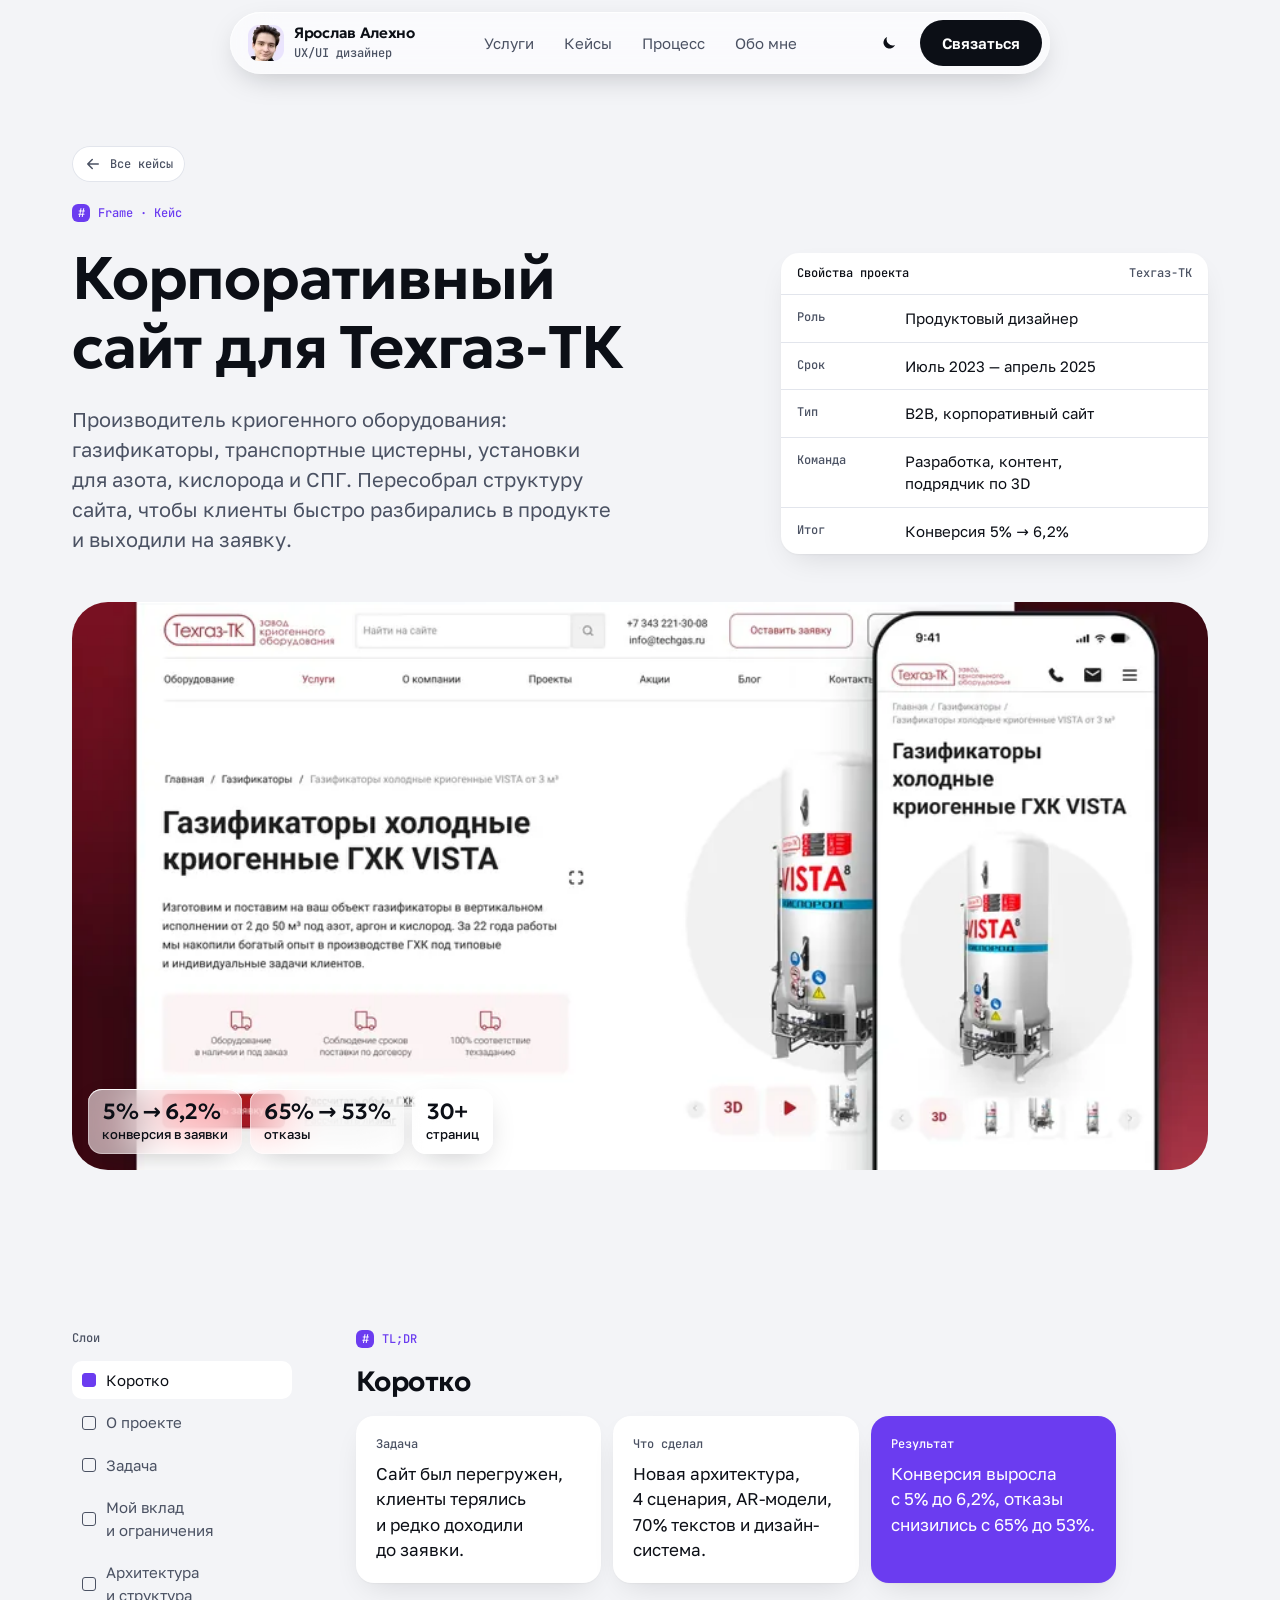
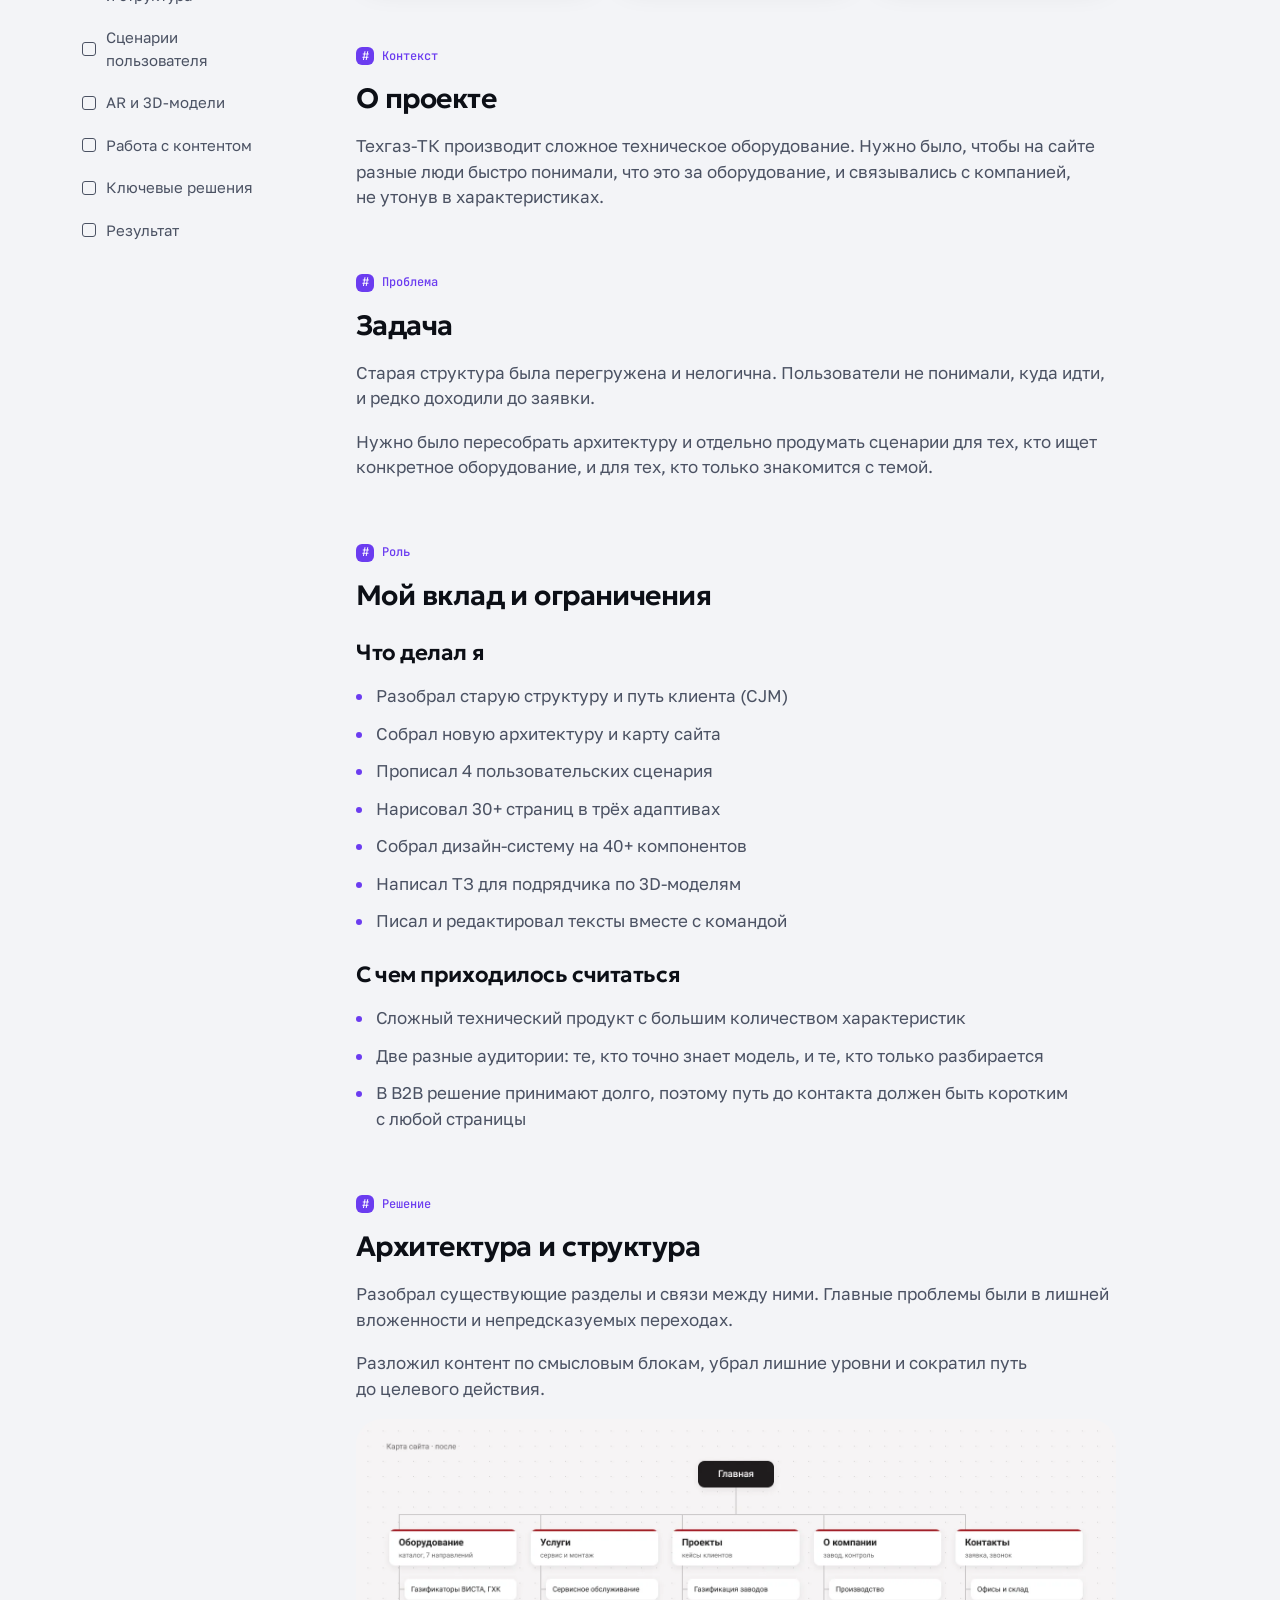
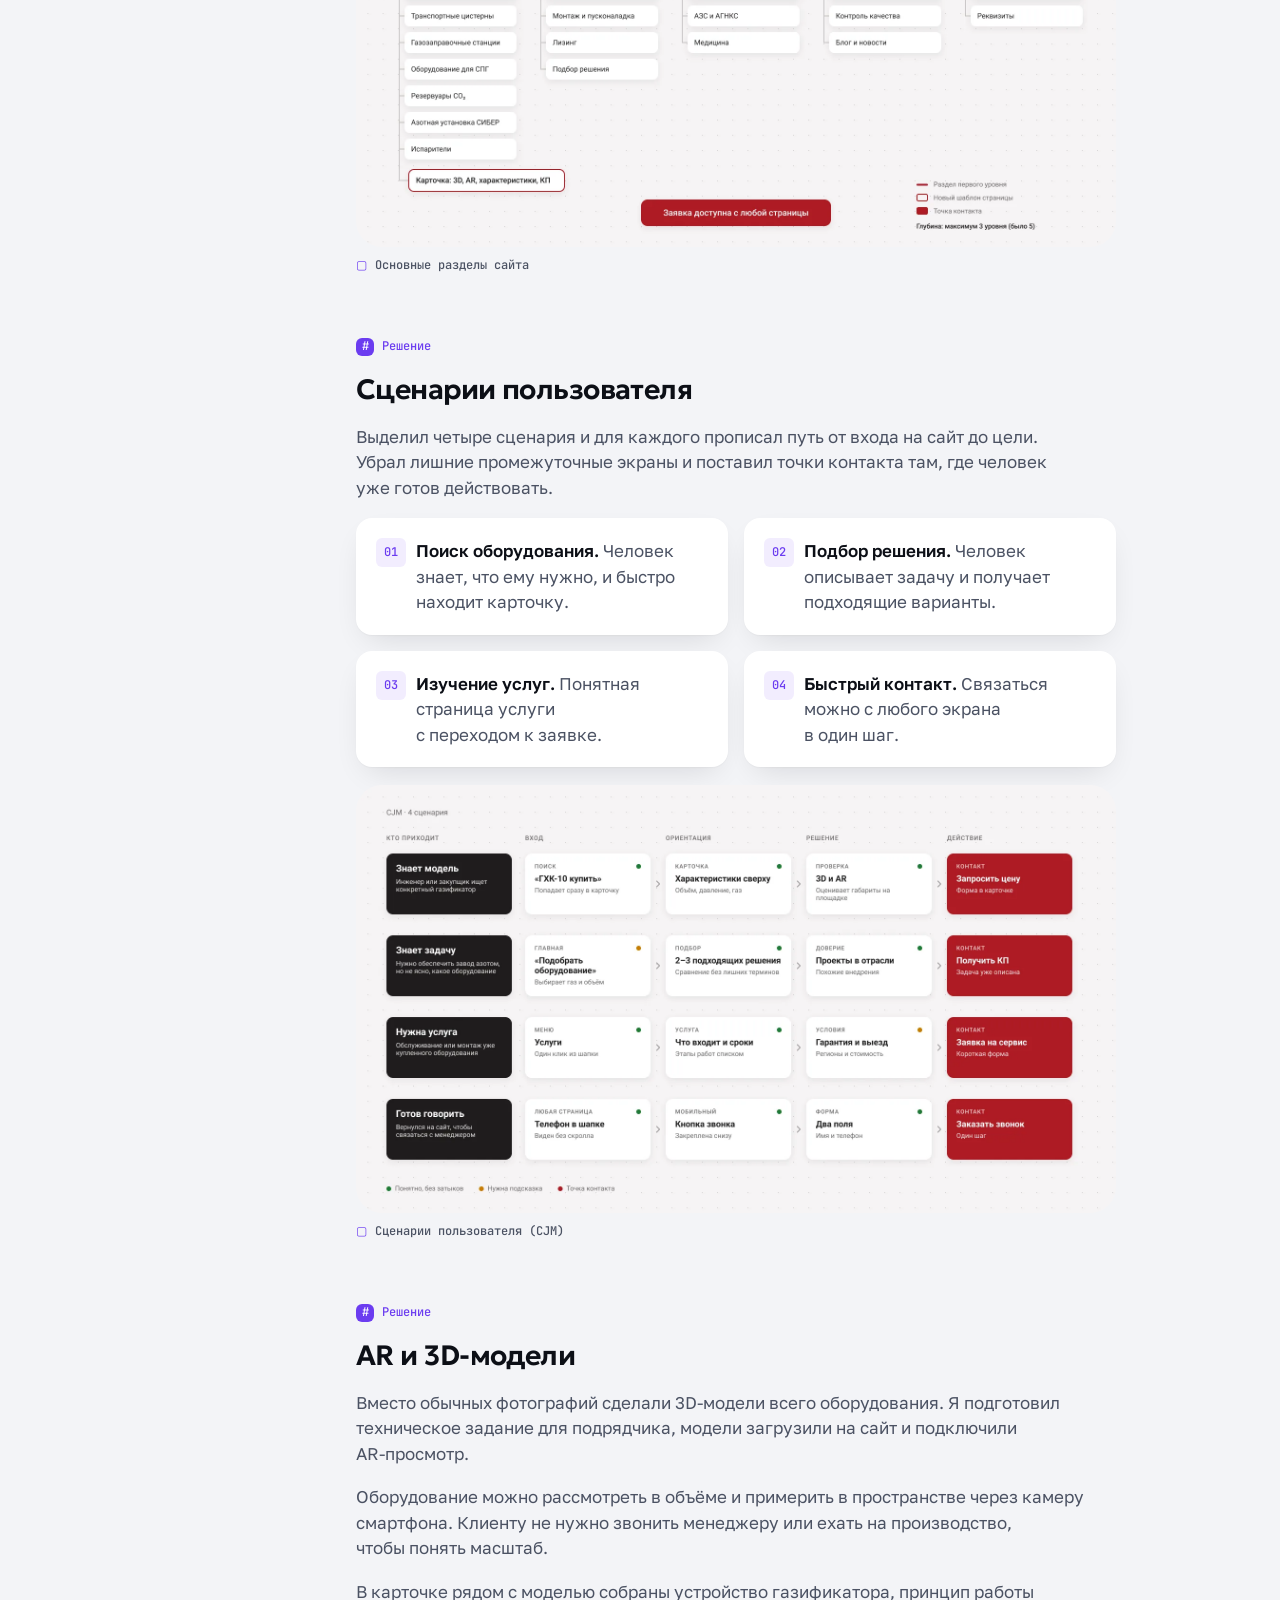
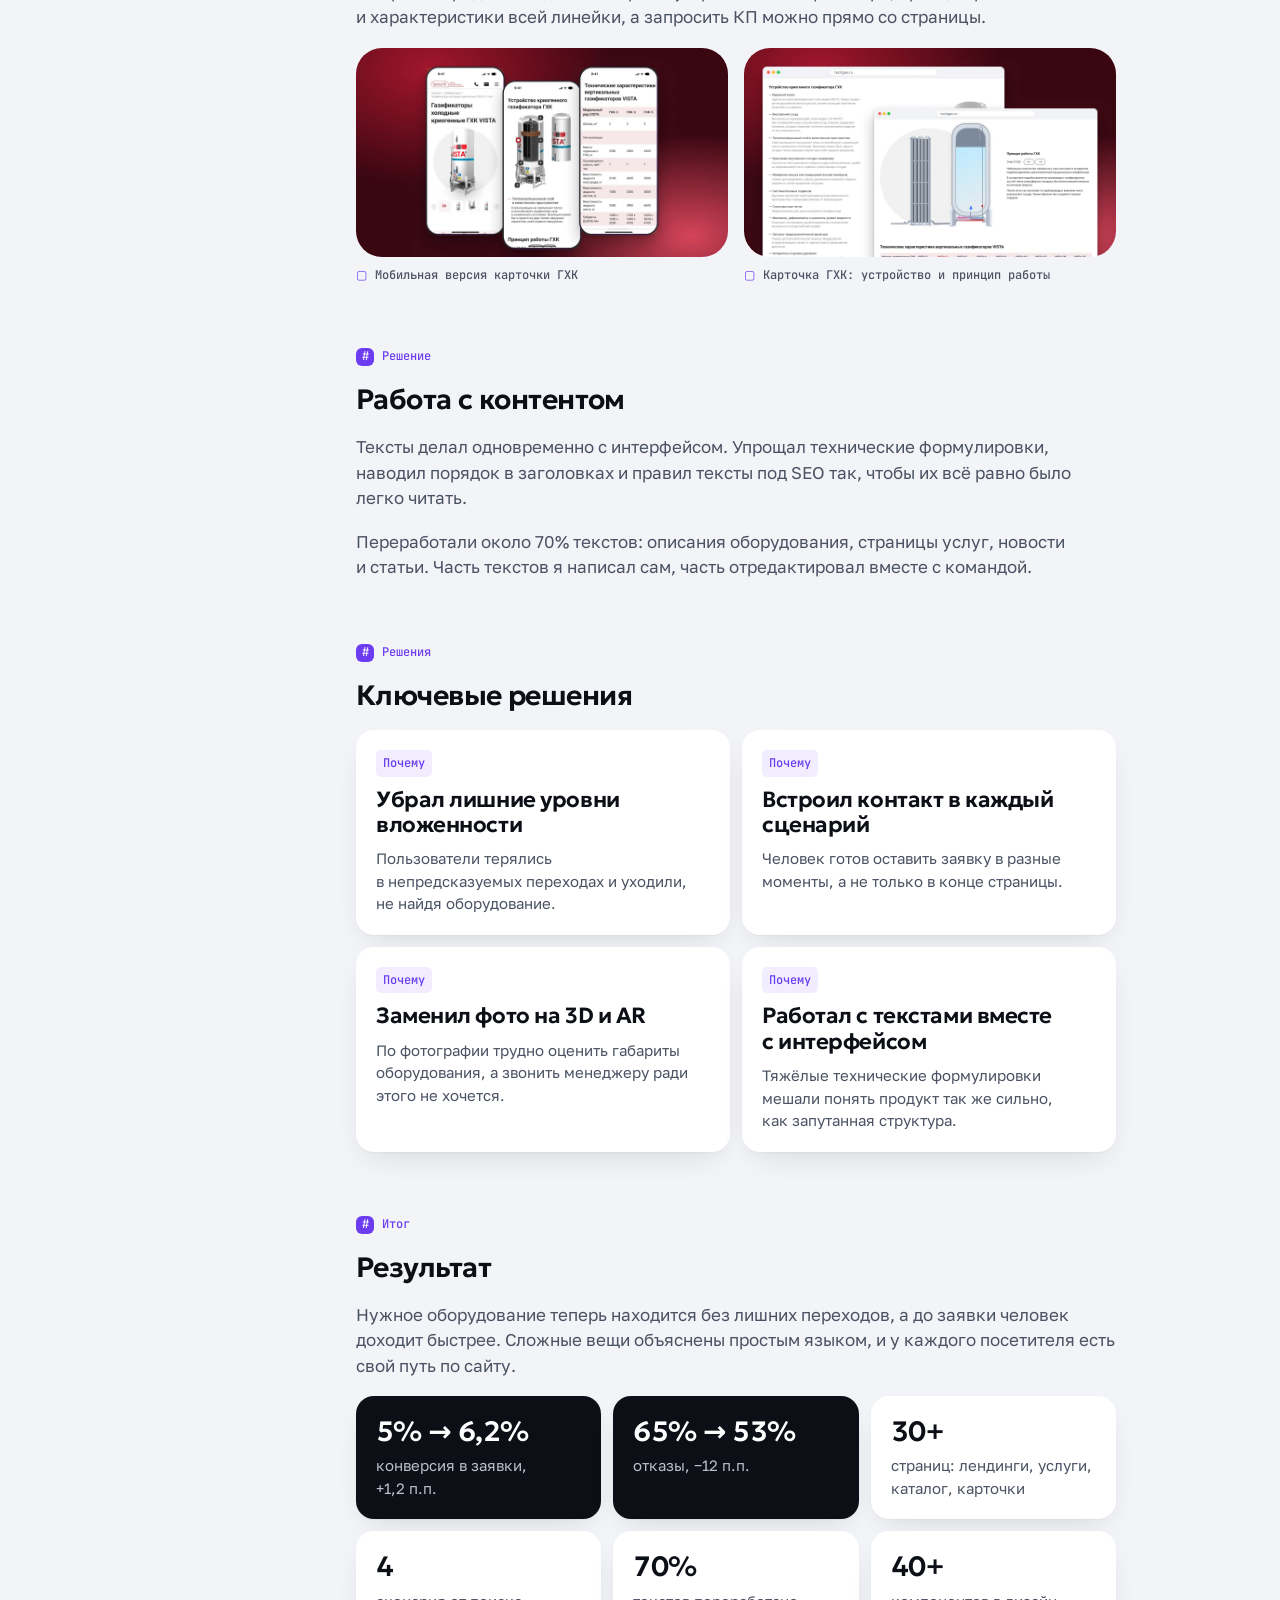
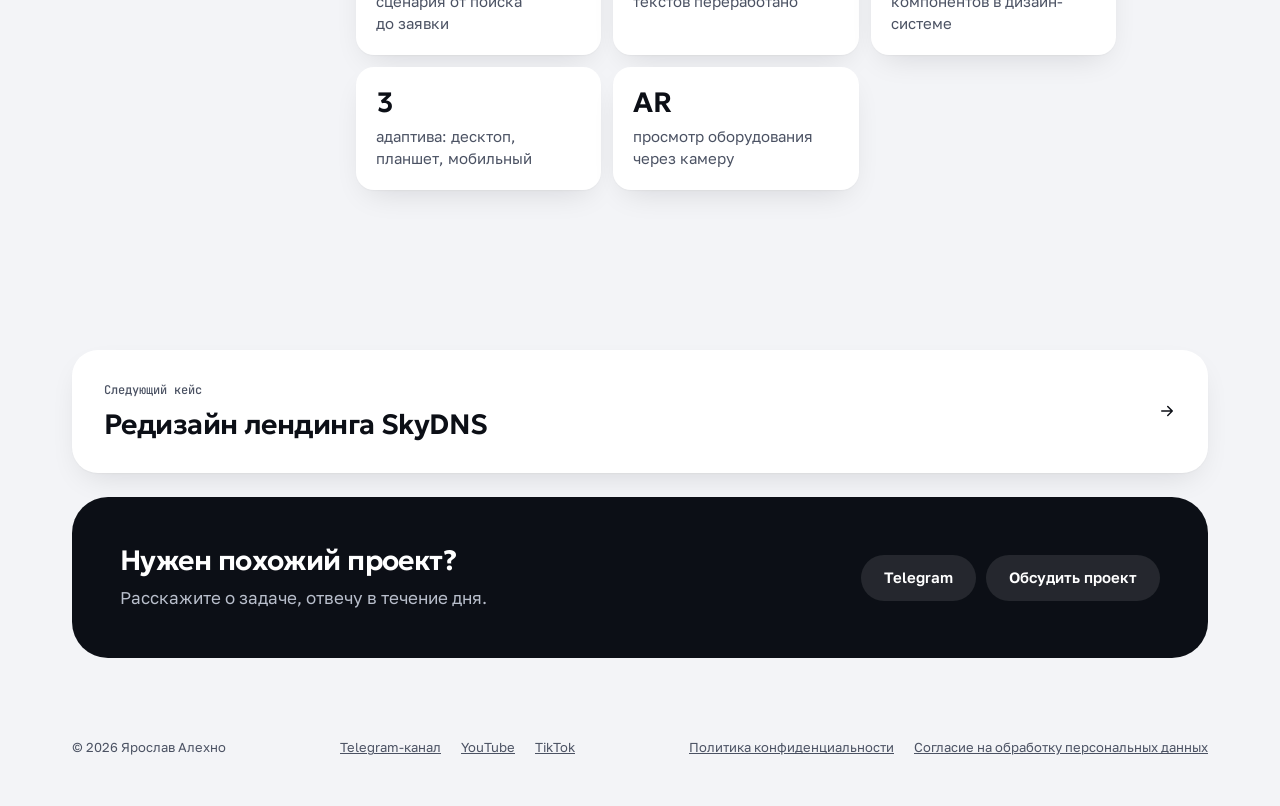
<file: techgas-tk.html>
<!doctype html>
<!--
  Кейс: корпоративный сайт для Техгаз-ТК — Ярослав Алехно
  Ярослав Алехно, UX/UI дизайнер — https://yaroslavalekhno.ru
  Статический сайт: HTML, CSS и немного JavaScript без фреймворков.
-->
<html lang="ru">
<head>
<meta charset="utf-8">
<meta name="viewport" content="width=device-width, initial-scale=1, viewport-fit=cover">
<title>Кейс: корпоративный сайт для Техгаз-ТК — Ярослав Алехно</title>
<link rel="icon" href="/favicon.ico" sizes="any">
<link rel="icon" type="image/png" sizes="32x32" href="/favicon-32.png">
<link rel="apple-touch-icon" href="/apple-touch-icon.png">
<meta name="robots" content="index, follow">
<link rel="canonical" href="https://yaroslavalekhno.ru/techgas-tk">
<meta property="og:url" content="https://yaroslavalekhno.ru/techgas-tk">
<meta property="og:type" content="article">
<meta property="og:site_name" content="Ярослав Алехно">
<meta property="og:locale" content="ru_RU">
<meta property="og:title" content="Кейс: корпоративный сайт для Техгаз-ТК — Ярослав Алехно">
<meta property="og:description" content="Спроектировал структуру и интерфейс сайта производителя криогенного оборудования. Конверсия в заявки выросла с 5% до 6,2%, отказы снизились с 65% до 53%.">
<meta property="og:image" content="https://yaroslavalekhno.ru/img/og/techgas-tk.jpg?v=2">
<meta property="og:image:width" content="1200">
<meta property="og:image:height" content="630">
<meta property="og:image:type" content="image/jpeg">
<meta property="og:image:alt" content="Кейс: корпоративный сайт для Техгаз-ТК — Ярослав Алехно">
<meta name="twitter:card" content="summary_large_image">
<meta name="theme-color" content="#f3f4f7">
<meta name="author" content="Ярослав Алехно">
<meta name="format-detection" content="telephone=no">
<script type="application/ld+json">
{
  "@context": "https://schema.org",
  "@graph": [
    {
      "@type": "WebPage",
      "@id": "https://yaroslavalekhno.ru/techgas-tk#page",
      "url": "https://yaroslavalekhno.ru/techgas-tk",
      "name": "Кейс: корпоративный сайт для Техгаз-ТК — Ярослав Алехно",
      "description": "Спроектировал структуру и интерфейс сайта производителя криогенного оборудования. Конверсия в заявки выросла с 5% до 6,2%, отказы снизились с 65% до 53%.",
      "inLanguage": "ru",
      "isPartOf": {
        "@id": "https://yaroslavalekhno.ru/#site"
      },
      "about": {
        "@id": "https://yaroslavalekhno.ru/#person"
      }
    },
    {
      "@type": "BreadcrumbList",
      "itemListElement": [
        {
          "@type": "ListItem",
          "position": 1,
          "name": "Главная",
          "item": "https://yaroslavalekhno.ru/"
        },
        {
          "@type": "ListItem",
          "position": 2,
          "name": "Кейсы",
          "item": "https://yaroslavalekhno.ru/#cases"
        },
        {
          "@type": "ListItem",
          "position": 3,
          "name": "Кейс: корпоративный сайт для Техгаз-ТК",
          "item": "https://yaroslavalekhno.ru/techgas-tk"
        }
      ]
    },
    {
      "@type": "CreativeWork",
      "@id": "https://yaroslavalekhno.ru/techgas-tk#case",
      "name": "корпоративный сайт для Техгаз-ТК",
      "description": "Спроектировал структуру и интерфейс сайта производителя криогенного оборудования. Конверсия в заявки выросла с 5% до 6,2%, отказы снизились с 65% до 53%.",
      "url": "https://yaroslavalekhno.ru/techgas-tk",
      "inLanguage": "ru",
      "image": "https://yaroslavalekhno.ru/img/og/techgas-tk.jpg?v=2",
      "creator": {
        "@type": "Person",
        "@id": "https://yaroslavalekhno.ru/#person",
        "name": "Ярослав Алехно",
        "url": "https://yaroslavalekhno.ru/"
      }
    }
  ]
}
</script>
<meta name="description" content="Спроектировал структуру и интерфейс сайта производителя криогенного оборудования. Конверсия в заявки выросла с 5% до 6,2%, отказы снизились с 65% до 53%.">
<link rel="preload" href="/fonts/golos-text-cyrillic-400-normal.woff2" as="font" type="font/woff2" crossorigin>
<link rel="preload" href="/fonts/geologica-cyrillic-600-normal.woff2" as="font" type="font/woff2" crossorigin>
<style>
@font-face {
  font-family: 'Golos Text';
  font-style: normal;
  font-weight: 400;
  font-display: swap;
  src: url(/fonts/golos-text-cyrillic-400-normal.woff2) format('woff2');
  unicode-range: U+0301, U+0400-045F, U+0490-0491, U+04B0-04B1, U+2116
}
@font-face {
  font-family: 'Golos Text';
  font-style: normal;
  font-weight: 400;
  font-display: swap;
  src: url(/fonts/golos-text-latin-400-normal.woff2) format('woff2');
  unicode-range: U+0000-00FF, U+0131, U+0152-0153, U+02BB-02BC, U+02C6, U+02DA, U+02DC, U+0304, U+0308, U+0329, U+2000-206F, U+20AC, U+2122, U+2191, U+2193, U+2212, U+2215, U+FEFF, U+FFFD
}
@font-face {
  font-family: 'Golos Text';
  font-style: normal;
  font-weight: 500;
  font-display: swap;
  src: url(/fonts/golos-text-cyrillic-500-normal.woff2) format('woff2');
  unicode-range: U+0301, U+0400-045F, U+0490-0491, U+04B0-04B1, U+2116
}
@font-face {
  font-family: 'Golos Text';
  font-style: normal;
  font-weight: 500;
  font-display: swap;
  src: url(/fonts/golos-text-latin-500-normal.woff2) format('woff2');
  unicode-range: U+0000-00FF, U+0131, U+0152-0153, U+02BB-02BC, U+02C6, U+02DA, U+02DC, U+0304, U+0308, U+0329, U+2000-206F, U+20AC, U+2122, U+2191, U+2193, U+2212, U+2215, U+FEFF, U+FFFD
}
@font-face {
  font-family: 'Golos Text';
  font-style: normal;
  font-weight: 600;
  font-display: swap;
  src: url(/fonts/golos-text-cyrillic-600-normal.woff2) format('woff2');
  unicode-range: U+0301, U+0400-045F, U+0490-0491, U+04B0-04B1, U+2116
}
@font-face {
  font-family: 'Golos Text';
  font-style: normal;
  font-weight: 600;
  font-display: swap;
  src: url(/fonts/golos-text-latin-600-normal.woff2) format('woff2');
  unicode-range: U+0000-00FF, U+0131, U+0152-0153, U+02BB-02BC, U+02C6, U+02DA, U+02DC, U+0304, U+0308, U+0329, U+2000-206F, U+20AC, U+2122, U+2191, U+2193, U+2212, U+2215, U+FEFF, U+FFFD
}
@font-face {
  font-family: 'Geologica';
  font-style: normal;
  font-weight: 600;
  font-display: swap;
  src: url(/fonts/geologica-cyrillic-600-normal.woff2) format('woff2');
  unicode-range: U+0301, U+0400-045F, U+0490-0491, U+04B0-04B1, U+2116
}
@font-face {
  font-family: 'Geologica';
  font-style: normal;
  font-weight: 600;
  font-display: swap;
  src: url(/fonts/geologica-latin-600-normal.woff2) format('woff2');
  unicode-range: U+0000-00FF, U+0131, U+0152-0153, U+02BB-02BC, U+02C6, U+02DA, U+02DC, U+0304, U+0308, U+0329, U+2000-206F, U+20AC, U+2122, U+2191, U+2193, U+2212, U+2215, U+FEFF, U+FFFD
}
@font-face {
  font-family: 'JetBrains Mono';
  font-style: normal;
  font-weight: 500;
  font-display: swap;
  src: url(/fonts/jetbrains-mono-cyrillic-500-normal.woff2) format('woff2');
  unicode-range: U+0301, U+0400-045F, U+0490-0491, U+04B0-04B1, U+2116
}
@font-face {
  font-family: 'JetBrains Mono';
  font-style: normal;
  font-weight: 500;
  font-display: swap;
  src: url(/fonts/jetbrains-mono-latin-500-normal.woff2) format('woff2');
  unicode-range: U+0000-00FF, U+0131, U+0152-0153, U+02BB-02BC, U+02C6, U+02DA, U+02DC, U+0304, U+0308, U+0329, U+2000-206F, U+20AC, U+2122, U+2191, U+2193, U+2212, U+2215, U+FEFF, U+FFFD
}
</style>
<style>
/* Основа: спокойный светлый фон, содержимое на сплошных подложках. Стекло только у плавающего меню и у виджетов поверх яркого цвета */
:root {
  color-scheme: light;
  --paper: #f3f4f7;
  --surface: #ffffff;
  --ink: #0c0f16;
  --ink-2: #4b5263;
  --line: #e2e5ec;
  --accent: #6b3cf0;
  --accent-soft: rgba(107, 60, 240, .09);
  --ok: #11845b;
  --display: "Geologica", "Golos Text", system-ui, sans-serif;
  --body: "Golos Text", system-ui, -apple-system, "Segoe UI", sans-serif;
  --mono: "JetBrains Mono", ui-monospace, Menlo, monospace;
  /* Шрифтовая шкала: 9 размеров на весь сайт, по три ступени (телефон / от 600px / от 980px).
     h1–h4 заголовки, lead вводный абзац, p основной текст, s мелкий текст и кнопки,
     xs подписи и метки, mono технические подписи. */
  --t-h1: 34px;
  --t-h2: 28px;
  --t-h3: 22px;
  --t-h4: 18px;
  --t-lead: 17px;
  --t-p: 16px;
  --t-s: 15px;
  --t-xs: 13px;
  --t-mono: 12px;
  /* Одно межстрочное и одно межбуквенное на семейство */
  --lh-display: 1.15;
  --ls-display: -.02em;
  --lh-body: 1.5;
  --lh-mono: 1.4;
  --fw-display: 600;
  --fw-body: 400;
  --fw-medium: 500;
  --fw-strong: 600;
  --ic: 16px;
  --r-xl: 36px;
  --r-l: 26px;
  --r-m: 18px;
  --glass-bg: rgba(255, 255, 255, .58);
  --glass-edge: rgba(255, 255, 255, .9);
  --shadow: 0 1px 2px rgba(12, 15, 22, .04), 0 12px 32px -12px rgba(12, 15, 22, .14);
  /* Вертикальный ритм, шаг 8px. Чем дальше элементы по смыслу, тем больше между ними расстояние:
     --sec   между разделами страницы (одинаково на всех страницах и между любыми разделами);
     --head  от заголовка раздела до его содержимого;
     --grid  между карточками одной группы;
     --pad / --pad-s / --pad-l  внутренние поля больших карточек / плиток / тёмных и цветных панелей.
     Внутри карточки расстояние между элементами всегда меньше её внутреннего поля. */
  --sec: 80px;
  --head: 32px;
  --grid: 16px;
  --pad: 24px;
  --pad-s: 20px;
  --pad-l: 32px;
}
@media (min-width:600px) {
  :root {
    --t-h1: 44px;
    --t-h2: 36px;
    --t-h3: 24px;
    --t-h4: 20px;
    --t-lead: 18px;
    --t-p: 17px;
    --sec: 112px;
    --head: 40px
  }
}
@media (min-width:980px) {
  :root {
    --t-h1: 60px;
    --t-h2: 48px;
    --t-h3: 28px;
    --t-h4: 22px;
    --t-lead: 20px;
    --ic: 18px;
    --sec: 160px;
    --head: 48px;
    --grid: 24px;
    --pad: 32px;
    --pad-l: 48px
  }
}
* {
  box-sizing: border-box
}
html {
  scroll-padding-top: 96px
}
@media (prefers-reduced-motion:no-preference) {
  html {
    scroll-behavior: smooth
  }
}
body {
  margin: 0;
  background: var(--paper);
  color: var(--ink);
  font: var(--fw-body) var(--t-p)/var(--lh-body) var(--body);
  -webkit-font-smoothing: antialiased;
  overflow-x: hidden
}
img {
  max-width: 100%;
  height: auto;
  display: block
}
a {
  color: inherit
}
:focus-visible {
  outline: 2px solid var(--accent);
  outline-offset: 3px;
  border-radius: 10px
}
h1,
h2,
h3 {
  font-family: var(--display);
  margin: 0;
  text-wrap: balance;
  letter-spacing: var(--ls-display);
  line-height: var(--lh-display)
}
p {
  margin: 0
}
b,
strong {
  font-weight: inherit
}
p,
li,
dd {
  text-wrap: pretty
}
.wrap {
  max-width: 1200px;
  margin: 0 auto;
  padding-inline: 16px
}
@media (min-width:720px) {
  .wrap {
    padding-inline: 32px
  }
}

/* Стекло: только для меню и виджетов поверх цвета */
.glass {
  background: var(--glass-bg);
  backdrop-filter: blur(22px) saturate(180%);
  -webkit-backdrop-filter: blur(22px) saturate(180%);
  box-shadow: inset 0 1px 0 var(--glass-edge), inset 0 0 0 1px rgba(255, 255, 255, .35), 0 10px 30px -10px rgba(12, 15, 22, .25)
}

/* Меню */
.nav {
  position: sticky;
  top: calc(env(safe-area-inset-top, 0px) + 12px);
  z-index: 10;
  margin-top: 12px;
  transition: transform .4s cubic-bezier(.2, .7, .2, 1)
}
.nav.nav-hide {
  transform: translateY(calc(-100% - 24px))
}
.nav-in {
  display: flex;
  align-items: center;
  gap: 8px;
  padding: 8px 8px 8px 18px;
  border-radius: 999px;
  max-width: 820px;
  margin: 0 auto
}

.nav ul {
  display: none;
  list-style: none;
  margin: 0 auto;
  padding: 0;
  gap: 2px
}
.nav ul a {
  display: block;
  padding: 9px 14px;
  border-radius: 999px;
  text-decoration: none;
  font-size: var(--t-s);
  color: var(--ink-2)
}
@media (hover:hover) {
  .nav ul a:hover {
    background: rgba(255, 255, 255, .8);
    color: var(--ink)
  }
}
.nav .btn {
  margin-left: auto
}
@media (min-width:860px) {
  .nav ul {
    display: flex
  }
  .nav .btn {
    margin-left: 0
  }
}

.btn {
  display: inline-flex;
  align-items: center;
  justify-content: center;
  gap: 10px;
  min-height: 46px;
  padding: 0 22px;
  border-radius: 999px;
  font: var(--fw-strong) var(--t-s)/var(--lh-body) var(--body);
  text-decoration: none;
  border: 0;
  cursor: pointer;
  white-space: nowrap;
  transition: translate .15s ease-out, scale .15s ease-out, background-color .15s ease-out;
  -webkit-tap-highlight-color: transparent
}
@media (hover:hover) {
  .btn:hover {
    translate: 0 -1px
  }
}
.btn-ink {
  background: var(--ink);
  color: #fff
}
@media (hover:hover) {
  .btn-ink:hover {
    background: #262b38
  }
}
.btn-line {
  background: var(--surface);
  color: var(--ink);
  box-shadow: inset 0 0 0 1px var(--line);
  border: 1px solid transparent
}
@media (hover:hover) {
  .btn-line:hover {
    box-shadow: inset 0 0 0 1px #c9cdd8
  }
}
.arrow {
  line-height: 1
}

/* Первый экран */
.hero {
  display: grid;
  gap: 32px;
  padding-block: 48px calc(var(--sec)/2)
}
@media (min-width:980px) {
  .hero {
    grid-template-columns: 1.05fr 1fr;
    align-items: stretch;
    padding-block: 72px calc(var(--sec)/2);
    gap: 48px
  }
  .hero .stage {
    aspect-ratio: auto;
    height: 100%;
    min-height: 520px
  }
}
.status {
  display: inline-flex;
  align-items: center;
  gap: 10px;
  font-size: var(--t-xs);
  font-weight: var(--fw-medium);
  color: var(--ink-2);
  background: var(--surface);
  padding: 8px 14px 8px 12px;
  border-radius: 999px;
  box-shadow: inset 0 0 0 1px var(--line);
  width: fit-content
}
.dot {
  width: 8px;
  height: 8px;
  border-radius: 50%;
  background: var(--ok);
  box-shadow: 0 0 0 4px rgba(17, 132, 91, .15)
}
.hero-copy {
  display: grid;
  gap: 28px;
  align-content: start
}
.hero-head {
  display: grid;
  gap: 14px
}
.hero-name {
  margin: 0;
  display: flex;
  flex-wrap: wrap;
  align-items: baseline;
  gap: 4px 12px
}
.hero-name b {
  font: var(--fw-display) var(--t-h4)/var(--lh-display) var(--display);
  letter-spacing: var(--ls-display);
  color: var(--ink)
}
.hero-name span {
  font: 500 var(--t-mono)/var(--lh-mono) var(--mono);
  color: var(--accent)
}
h1 {
  margin-bottom: 14px;
  font-size: var(--t-h1);
  
  font-weight: var(--fw-display)
}
h1 em {
  font-style: normal;
  position: relative;
  display: inline-block;
  outline: 2px solid var(--accent);
  outline-offset: 4px;
  background: var(--accent-soft);
  border-radius: 2px
}
.sel-h {
  position: relative;
  display: inline-block
}
.sel-h::before {
  content: attr(data-spec);
  position: absolute;
  left: -6px;
  bottom: -34px;
  font: 500 var(--t-mono)/var(--lh-mono) var(--mono);
  letter-spacing: 0;
  color: #fff;
  background: var(--accent);
  padding: 5px 7px;
  border-radius: 5px;
  white-space: nowrap
}
.handle {
  position: absolute;
  width: 9px;
  height: 9px;
  background: #fff;
  border: 2px solid var(--accent);
  border-radius: 2px
}
.lead {
  font-size: var(--t-lead);
  color: var(--ink-2);
  max-width: 46ch
}
.cta {
  display: flex;
  flex-wrap: wrap;
  gap: 10px
}
.clients {
  display: flex;
  flex-wrap: wrap;
  align-items: center;
  gap: 8px 20px;
  font-size: var(--t-xs);
  color: var(--ink-2);
  padding-top: 8px
}
.clients b {
  font: var(--fw-display) var(--t-s)/var(--lh-display) var(--display);
  color: var(--ink);
  letter-spacing: var(--ls-display)
}

/* Витрина на первом экране: единственное место, где стекло лежит на цвете */
.stage {
  position: relative;
  border-radius: var(--r-xl);
  overflow: hidden;
  aspect-ratio: 5/4.4;
  max-width: 100%;
  min-height: 360px;
  background:
    radial-gradient(60% 55% at 18% 22%, #b59bff 0%, transparent 70%),
    radial-gradient(55% 60% at 85% 30%, #ff9fb8 0%, transparent 70%),
    radial-gradient(65% 60% at 60% 95%, #ffd36e 0%, transparent 70%),
    radial-gradient(50% 50% at 10% 90%, #8fe3d0 0%, transparent 70%), #ddd0ff
}
.stage::after {
  content: "";
  position: absolute;
  inset: 0;
  background: url("data:image/svg+xml,%3Csvg xmlns='http://www.w3.org/2000/svg' width='120' height='120'%3E%3Cfilter id='n'%3E%3CfeTurbulence baseFrequency='.9' numOctaves='2'/%3E%3C/filter%3E%3Crect width='120' height='120' filter='url(%23n)' opacity='.08'/%3E%3C/svg%3E");
  mix-blend-mode: overlay;
  pointer-events: none
}
.w {
  position: absolute;
  border-radius: 22px;
  padding: 18px 20px;
  color: var(--ink);
  cursor: grab;
  touch-action: none;
  user-select: none
}
.w img {
  pointer-events: none;
  -webkit-user-drag: none;
  -webkit-touch-callout: none
}
.w.drag {
  cursor: grabbing;
  outline: 2px solid var(--accent);
  outline-offset: 3px;
  z-index: 3
}
.hint {
  position: absolute;
  left: 14px;
  top: 14px;
  font: 500 var(--t-mono)/var(--lh-mono) var(--mono);
  color: var(--ink);
  background: rgba(255, 255, 255, .7);
  padding: 7px 9px;
  border-radius: 8px
}
.cmp {
  position: relative
}
.cursor {
  position: absolute;
  right: -34px;
  bottom: -6px;
  display: flex;
  align-items: flex-start;
  gap: 2px;
  pointer-events: none;
  z-index: 2
}
.cursor svg {
  width: 18px;
  height: 18px
}
.cursor span {
  font: var(--fw-strong) var(--t-xs)/var(--lh-body) var(--body);
  color: #fff;
  background: #e5484d;
  padding: 5px 8px;
  border-radius: 8px 8px 8px 2px;
  margin-top: 14px
}
@media (prefers-reduced-motion:no-preference) {
  .cursor {
    animation: roam 9s ease-in-out 2
  }
  @keyframes roam {
    30% {
      transform: translate(-26px, -10px)
    }
    60% {
      transform: translate(-8px, 6px)
    }
  }
}
.w small {
  display: block;
  font-size: var(--t-xs);
  font-weight: var(--fw-medium);
  color: #2c3242;
  margin-bottom: 6px
}
.w-metric {
  left: 7%;
  top: 9%;
  width: min(58%, 270px)
}
.w-metric .big {
  font: var(--fw-display) var(--t-h3)/var(--lh-display) var(--display);
  letter-spacing: var(--ls-display);
  font-variant-numeric: tabular-nums
}
.w-metric .big span {
  display: block;
  font: var(--fw-medium) var(--t-s)/var(--lh-body) var(--body);
  letter-spacing: 0;
  color: #2c3242;
  margin-top: 4px
}
.bars {
  display: flex;
  align-items: flex-end;
  gap: 6px;
  height: 46px;
  margin-top: 14px
}
.bars i {
  flex: 1;
  border-radius: 6px;
  background: rgba(12, 15, 22, .18)
}
.bars i:last-child {
  background: var(--ink)
}
.w-flow {
  right: 5%;
  top: 54%;
  width: min(44%, 230px)
}
.flow {
  display: grid;
  gap: 8px
}
.flow div {
  display: flex;
  align-items: center;
  gap: 10px;
  font-size: var(--t-xs);
  font-weight: var(--fw-medium);
  background: rgba(255, 255, 255, .6);
  border-radius: 12px;
  padding: 8px 10px
}
.flow div i {
  width: 18px;
  height: 18px;
  border-radius: 6px;
  background: var(--ink);
  flex: none
}
.flow div:nth-child(2) i {
  background: var(--accent)
}
.flow div:nth-child(3) i {
  background: var(--ok)
}
.w-avail {
  left: 5%;
  bottom: 7%;
  display: flex;
  align-items: center;
  gap: 12px;
  border-radius: 999px;
  padding: 10px 18px 10px 10px;
  font-size: var(--t-xs);
  font-weight: var(--fw-strong)
}
.w-avail .av {
  width: 38px;
  height: 38px;
  border-radius: 50%;
  background: linear-gradient(135deg, #6b3cf0, #c9a8ff);
  overflow: hidden;
  display: grid;
  place-items: center;
  color: #fff;
  font: var(--fw-display) var(--t-xs)/var(--lh-display) var(--display);
  letter-spacing: var(--ls-display)
}

@media (max-width:600px) {
  .stage {
    aspect-ratio: 4/5
  }
  .w-metric {
    width: 72%
  }
  .w-flow {
    top: auto;
    bottom: 24%;
    width: 62%
  }
  .w-avail {
    bottom: 5%
  }
}
.w-photo {
  margin: 0;
  right: 7%;
  top: 7%;
  padding: 10px;
  border-radius: 24px;
  width: clamp(120px, 24%, 168px)
}
.photo {
  display: block;
  width: 100%;
  height: auto;
  aspect-ratio: 1;
  border-radius: 16px;
  object-fit: cover;
  background: linear-gradient(140deg, #6b3cf0, #c9a8ff 70%, #ffd1e8);
  color: #fff;
  font: var(--fw-display) var(--t-h3)/var(--lh-display) var(--display);
  display: grid;
  place-items: center;
  pointer-events: none;
  letter-spacing: var(--ls-display)
}
.w-photo figcaption {
  display: flex;
  justify-content: space-between;
  gap: 6px;
  font: 500 var(--t-mono)/var(--lh-mono) var(--mono);
  color: #2c3242;
  padding: 9px 4px 2px
}
.w-avail .av img {
  width: 100%;
  height: 100%;
  object-fit: cover
}
@media (min-width:601px) and (max-width:979px) {
  .stage {
    aspect-ratio: 16/9;
    min-height: 0
  }
  .w-flow {
    top: auto;
    bottom: 8%
  }
  .w-photo {
    width: 130px;
    right: auto;
    left: 46%;
    top: 7%
  }
}

/* без !important: иначе на телефоне перетаскивание не может сдвинуть карточки (inline left/top из скрипта проигрывают) */
@media (max-width:600px) {
  #stage {
    aspect-ratio: 3/4.3
  }
  #stage .hint {
    display: none
  }
  #stage .w-photo {
    width: 30%;
    top: 5%;
    right: 4%
  }
  #stage .w-metric {
    width: 56%;
    left: 4%;
    top: 5%
  }
  #stage .w-flow {
    width: 64%;
    top: auto;
    bottom: 19%
  }
  .w-photo figcaption span+span {
    display: none
  }
}
@media (max-width:420px) {
  #stage {
    aspect-ratio: 3/5.4
  }
  #stage .w {
    padding: 14px 16px
  }
  #stage .w-metric {
    width: 62%;
    left: 4%
  }
  #stage .w-photo {
    width: 28%
  }
  #stage .w-flow {
    bottom: 15%
  }
  #stage .w-avail {
    bottom: 3%
  }
  #stage .sp span {
    
    padding: 6px 9px;
    white-space: nowrap
  }
}

/* Первый экран целиком в видимой области на любом устройстве. Высота считается от экрана:
   svh — высота без панелей мобильного браузера, --nav — место под плавающим меню (12 + 62), --fold — запас до нижнего края.
   Шрифт заголовка и промежутки уменьшаются на невысоких экранах, витрина по высоте равна тексту. */
:root {
  --vh: 100vh;
  --nav: 74px;
  --fold: 16px;
  --hero-top: clamp(16px, calc(var(--vh)*.05), 72px);
  --hero-gap: clamp(16px, calc(var(--vh)*.03), 28px)
}
@supports (height:100svh) {
  :root {
    --vh: 100svh
  }
}
.hero {
  padding-top: var(--hero-top)
}
.hero h1 {
  font-size: min(var(--t-h1), calc(var(--vh)*.072))
}

/* один промежуток между всеми группами текста; подпись «Text · Geologica SemiBold» висит под заголовком и входит в него */
.hero-copy {
  gap: var(--hero-gap)
}
.hero-copy h1 {
  margin-bottom: 30px;
  
}
.clients {
  padding-top: 0
}
@media (min-width:980px) {
  .hero .stage {
    min-height: 460px
  }
}

/* планшет: если под текстом остаётся место, витрина занимает этот остаток, на невысоком экране её нет */
@media (min-width:601px) and (max-width:979px) {
  #stage {
    display: none
  }
}
@media (min-width:601px) and (max-width:979px) and (min-height:900px) {
  .hero {
    display: flex;
    flex-direction: column;
    gap: var(--grid);
    min-height: calc(var(--vh) - var(--nav) - var(--fold) + var(--sec)/2)
  }
  .hero-copy {
    flex: none
  }
  #stage {
    display: block;
    flex: 1 1 0;
    min-height: 0;
    aspect-ratio: auto
  }
  #stage .w-flow,
  #stage .hint {
    display: none
  }
}

/* телефон: перетаскиваемую витрину убираем, первый экран — только текст */
@media (max-width:600px) {
  #stage {
    display: none
  }
  .hero h1 {
    font-size: min(var(--t-h1), calc(var(--vh)*.06))
  }
  .hero-head {
    gap: 10px
  }
}
@media (max-height:620px) and (max-width:979px) {
  .hero-name span {
    display: none
  }
  .lead {
    font-size: var(--t-p)
  }
}
@media (max-height:520px) and (max-width:979px) {
  .status {
    display: none
  }
}
.sp {
  display: flex;
  flex-wrap: wrap;
  gap: 6px
}
.sp span {
  padding: 7px 10px;
  border-radius: 10px;
  background: rgba(255, 255, 255, .7);
  font-size: var(--t-xs);
  font-weight: var(--fw-strong)
}
.sp-foot {
  margin-top: 10px;
  font-size: var(--t-xs);
  color: #2c3242
}
.sp-foot b {
  font-family: var(--display);
  font-weight: var(--fw-display);
  line-height: var(--lh-display);
  letter-spacing: var(--ls-display)
}

.cmp {
  display: grid;
  gap: 6px;
  padding: 14px;
  border-radius: 14px;
  border: 1.5px dashed rgba(107, 60, 240, .5);
  background: rgba(255, 255, 255, .35)
}
.cmp-b {
  display: flex;
  justify-content: center;
  text-align: center;
  padding: 10px 12px;
  border-radius: 999px;
  font-size: var(--t-xs);
  font-weight: var(--fw-strong)
}
.cmp-b.ink {
  background: var(--ink);
  color: #fff
}
.cmp-b.line {
  background: #fff;
  color: var(--ink)
}
.vars {
  display: flex;
  gap: 4px;
  margin-top: 8px
}
.vars span {
  font: 500 var(--t-mono)/var(--lh-mono) var(--mono);
  padding: 5px 7px;
  border-radius: 6px;
  color: #2c3242
}
.vars .on {
  background: var(--accent);
  color: #fff
}
.logo {
  display: flex;
  align-items: center;
  gap: 10px;
  text-decoration: none;
  color: inherit
}
.mark {
  display: grid;
  place-items: center;
  width: 36px;
  height: 36px;
  border-radius: 11px;
  background: linear-gradient(135deg, var(--accent), #c9a8ff);
  color: #fff;
  font: var(--fw-display) var(--t-xs)/var(--lh-display) var(--display);
  letter-spacing: var(--ls-display);
  transition: transform .35s cubic-bezier(.2, .7, .2, 1), border-radius .35s
}
@media (hover:hover) {
  .logo:hover .mark {
    transform: rotate(-8deg);
    border-radius: 50%
  }
}
img.mark {
  object-fit: cover;
  background: #eae4fc
}
@media (hover:hover) {
  .logo:hover img.mark {
    transform: scale(1.06)
  }
}
.lname {
  display: grid;
  gap: 3px;
  font: var(--fw-display) var(--t-s)/var(--lh-display) var(--display);
  letter-spacing: var(--ls-display);
  white-space: nowrap
}
.lname small {
  font: 500 var(--t-mono)/var(--lh-mono) var(--mono);
  letter-spacing: 0;
  color: var(--ink-2);
  transition: color .2s
}
@media (hover:hover) {
  .logo:hover .lname small {
    color: var(--accent)
  }
}
.nav ul a.on {
  background: var(--accent-soft);
  color: var(--accent)
}
@media (max-width:420px) {
  .lname {
    display: none
  }
}

/* Микроанимации */
.btn:not(:disabled):not([aria-disabled]):active {
  scale: .96
}
.btn[aria-disabled] {
  opacity: .7;
  cursor: progress
}
.btn .arrow {
  transition: transform .25s
}
@media (hover:hover) {
  .btn:hover .arrow {
    transform: translateX(3px)
  }
}
.svc {
  position: relative
}
.svc::after {
  content: "→";
  position: absolute;
  right: 0;
  bottom: var(--pad);
  font-size: 20px;
  color: var(--accent);
  opacity: 0;
  transform: translateX(-8px);
  transition: opacity .2s ease-out, transform .2s ease-out
}
@media (hover:hover) {
  .svc:hover::after {
    opacity: 1;
    transform: none
  }
}
/* пульс — отдельным кольцом через transform и opacity, чтобы анимацию считала видеокарта, а не перерисовка */
.dot {
  position: relative;
  flex: none
}
.dot::after {
  content: "";
  position: absolute;
  inset: 0;
  border-radius: 50%;
  background: rgba(17, 132, 91, .45);
  opacity: 0;
  animation: pulse 2.4s ease-out 3
}
@keyframes pulse {
  0% {
    transform: scale(1);
    opacity: 1
  }
  70%,
  100% {
    transform: scale(3.25);
    opacity: 0
  }
}
.anim .rv {
  opacity: 0;
  translate: 0 12px;
  transition: opacity .6s ease-out var(--d, 0ms), translate .6s cubic-bezier(.2, .7, .2, 1) var(--d, 0ms), transform .3s ease, box-shadow .3s ease
}
.anim .rv.in {
  opacity: 1;
  translate: 0 0
}
.anim h1 em {
  animation: selin .7s .35s both
}
@keyframes selin {
  from {
    outline-color: transparent;
    background: transparent
  }
}
.anim .sel-h::before {
  animation: pop .4s .9s both
}
@keyframes pop {
  from {
    opacity: 0;
    transform: translateY(-4px)
  }
}
.anim .stage:not(.settled) .w {
  animation: wIn .7s cubic-bezier(.2, .7, .2, 1) both
}
.anim .stage:not(.settled) .w-photo {
  animation-delay: .12s
}
.anim .stage:not(.settled) .w-flow {
  animation-delay: .24s
}
.anim .stage:not(.settled) .w-avail {
  animation-delay: .36s
}
@keyframes wIn {
  from {
    opacity: 0;
    translate: 0 24px;
    scale: .96
  }
}
@media (prefers-reduced-motion:reduce) {
  *,
  *::before,
  *::after {
    animation: none !important;
    transition: none !important
  }
}
.case .shot>img {
  position: absolute;
  inset: 0;
  width: 100%;
  height: 100%;
  object-fit: cover;
  z-index: -1
}
.shot>picture>img {
  position: absolute;
  inset: 0;
  width: 100%;
  height: 100%;
  object-fit: cover;
  z-index: -1
}
.shot:has(>img, >picture) {
  background: none
}
@media (max-width:600px) {
  .shot .ph {
    display: none
  }
  .case .chips {
    gap: 6px;
    left: 12px;
    bottom: 12px;
    right: 12px
  }
  .case .chip {
    padding: 8px 10px;
    
  }
  .case .chip b {
    font-size: var(--t-p)
  }
  .case .chip:nth-child(n+2) {
    display: none
  }
}

/* Секции */
section {
  padding-block: calc(var(--sec)/2)
}
.sec-head {
  display: grid;
  gap: 14px;
  margin-bottom: var(--head);
  max-width: 720px
}
.kicker {
  font: 500 var(--t-mono)/var(--lh-mono) var(--mono);
  color: var(--accent);
  display: inline-flex;
  align-items: center;
  gap: 8px
}
.kicker::before {
  content: "#";
  display: grid;
  place-items: center;
  width: var(--ic);
  height: var(--ic);
  border-radius: 6px;
  background: var(--accent);
  color: #fff;
  font-size: 12px
}
h2 {
  font-size: var(--t-h2);
  
  font-weight: var(--fw-display)
}
.sec-head p:not(.kicker) {
  color: var(--ink-2);
  font-size: var(--t-lead);
  max-width: 58ch
}

/* Для кого: заказчики и работодатели */
.split {
  display: grid;
  gap: var(--grid)
}
@media (min-width:820px) {
  .split {
    grid-template-columns: 1fr 1fr
  }
}
.aud {
  background: var(--surface);
  border-radius: var(--r-l);
  padding: var(--pad);
  display: grid;
  gap: 12px;
  align-content: start;
  box-shadow: var(--shadow)
}
.aud h3 {
  font-size: var(--t-h4);
  font-weight: var(--fw-display)
}
.aud ul {
  list-style: none;
  margin: 0;
  padding: 0;
  display: grid;
  gap: 8px
}
.aud li {
  display: flex;
  gap: 12px;
  color: var(--ink-2)
}
.aud li::before {
  content: "";
  flex: none;
  width: 6px;
  height: 6px;
  border-radius: 50%;
  background: var(--accent);
  margin-top: 11px
}
.aud .btn {
  justify-self: start;
  margin-top: 4px
}
@media (min-width:601px) {
  .aud .btn {
    margin-top: 8px
  }
}

/* Услуги */
.services {
  display: grid;
  border-top: 1px solid var(--ink)
}
.svc {
  -webkit-tap-highlight-color: transparent;
  text-decoration: none;
  color: inherit;
  display: grid;
  gap: 12px 32px;
  padding: var(--pad) 0;
  border-bottom: 1px solid var(--line);
  grid-template-columns: 1fr auto;
  grid-template-areas: "t term" "d d" "f f";
  transition: background .2s
}
.svc-top {
  display: contents
}
.svc h3 {
  grid-area: t;
  font-size: var(--t-h3);
  font-weight: var(--fw-display);
  
}
.svc p:not(.for) {
  grid-area: d;
  color: var(--ink-2);
  max-width: 52ch;
  
}
.svc .for {
  grid-area: f;
  font: 500 var(--t-mono)/var(--lh-mono) var(--mono);
  color: var(--ink-2)
}
.term {
  grid-area: term;
  align-self: start;
  display: grid;
  gap: 4px;
  justify-items: end;
  text-align: right;
  font: 500 var(--t-mono)/var(--lh-mono) var(--mono);
  color: var(--ink-2);
  white-space: nowrap
}
.term b {
  font: var(--fw-display) var(--t-h4)/var(--lh-display) var(--display);
  letter-spacing: var(--ls-display);
  color: var(--ink);
  font-variant-numeric: tabular-nums
}
@media (hover:hover) {
  .svc:hover .term b {
    color: var(--accent)
  }
}
@media (max-width:519px) {
  .svc {
    grid-template-columns: 1fr;
    grid-template-areas: "t" "term" "d" "f"
  }
  .term {
    justify-items: start;
    text-align: left
  }
  .svc h3 {
    overflow-wrap: anywhere
  }
}
@media (min-width:880px) {
  .svc {
    grid-template-columns: 1fr 1.3fr 176px;
    grid-template-areas: "t d term" "t f term"
  }
}
@media (hover:hover) {
  .svc:hover h3 {
    color: var(--accent)
  }
}
.src .src-other {
  position: static;
  opacity: 1;
  pointer-events: auto;
  display: none;
  flex-basis: 100%;
  margin-top: 4px;
  font: inherit;
  font-size: var(--t-p);
  padding: 12px 14px;
  border-radius: 14px;
  border: 1px solid transparent;
  background: var(--paper);
  color: var(--ink);
  box-shadow: inset 0 0 0 1px var(--line)
}
#src-5:checked~.src-other {
  display: block
}
.svc-note {
  margin-top: 18px;
  font-size: var(--t-s);
  color: var(--ink-2)
}

/* Кейсы */
.cases {
  display: grid;
  gap: var(--grid)
}
@media (min-width:880px) {
  .cases {
    grid-template-columns: 1fr 1fr
  }
  .case.wide {
    grid-column: 1/-1
  }
}
.case {
  background: var(--surface);
  border-radius: var(--r-xl);
  overflow: hidden;
  text-decoration: none;
  display: grid;
  box-shadow: var(--shadow)
}
.case {
  position: relative;
  overflow: visible
}
.case .shot {
  border-radius: var(--r-xl) var(--r-xl) 0 0
}
@media (hover:hover) {
  .case:hover {
    z-index: 3
  }
}
.case:focus-visible {
  z-index: 3
}
.sel {
  position: absolute;
  inset: 0;
  border: 2px solid var(--accent);
  border-radius: var(--r-xl);
  opacity: 0;
  transition: opacity .2s ease;
  pointer-events: none;
  z-index: 4
}
.sel i {
  display: none
}
.sel i {
  position: absolute;
  width: 10px;
  height: 10px;
  background: #fff;
  border: 2px solid var(--accent);
  border-radius: 2px
}
.sel i:nth-child(1) {
  left: -6px;
  top: -6px
}
.sel i:nth-child(2) {
  right: -6px;
  top: -6px
}
.sel i:nth-child(3) {
  left: -6px;
  bottom: -6px
}
.sel i:nth-child(4) {
  right: -6px;
  bottom: -6px
}
.sel em {
  position: absolute;
  left: 50%;
  bottom: -30px;
  transform: translateX(-50%);
  font: 500 var(--t-mono)/var(--lh-mono) var(--mono);
  font-style: normal;
  color: #fff;
  background: var(--accent);
  padding: 5px 7px;
  border-radius: 5px;
  white-space: nowrap
}
@media (hover:hover) {
  .case:hover .sel {
    opacity: 1
  }
}
.case:focus-visible .sel {
  opacity: 1
}
.case:focus-visible {
  outline: none
}
.shot {
  position: relative;
  aspect-ratio: 16/10;
  max-width: 100%;
  overflow: hidden;
  isolation: isolate;
  display: grid;
  place-items: center
}
.case.wide .shot {
  aspect-ratio: 16/8
}
@media (max-width:879px) {
  .case .shot,
  .case.wide .shot {
    aspect-ratio: 2/1
  }
}
@media (max-width:600px) {
  .case .shot,
  .case.wide .shot {
    aspect-ratio: 4/3
  }
}
.shot .ph {
  font: var(--fw-strong) var(--t-xs)/var(--lh-body) var(--body);
  color: rgba(255, 255, 255, .85);
  border: 1.5px dashed rgba(255, 255, 255, .6);
  border-radius: 16px;
  padding: 12px 16px;
  text-align: center
}
.s1 {
  background: radial-gradient(70% 80% at 20% 10%, #3f7bff, transparent 70%), radial-gradient(60% 70% at 90% 90%, #00b4d8, transparent 70%), #0d2a7a
}
.s2 {
  background: radial-gradient(70% 80% at 80% 10%, #28d4b4, transparent 70%), radial-gradient(60% 70% at 10% 90%, #2f7cff, transparent 70%), #0b3a44
}
.s3 {
  background: radial-gradient(70% 80% at 20% 90%, #ffb054, transparent 70%), radial-gradient(60% 70% at 90% 10%, #ff6a3d, transparent 70%), #5a240f
}
.s4 {
  background: radial-gradient(70% 80% at 80% 80%, #ff8cc6, transparent 70%), radial-gradient(60% 70% at 10% 10%, #8d6bff, transparent 70%), #2c1660
}
.chips {
  position: absolute;
  left: 16px;
  bottom: 16px;
  right: 16px;
  display: flex;
  flex-wrap: wrap;
  gap: 8px
}
.chip {
  border-radius: 14px;
  padding: 10px 14px;
  font-size: var(--t-xs);
  font-weight: var(--fw-medium);
  color: var(--ink)
}
.chip b {
  display: block;
  font: var(--fw-display) var(--t-h4)/var(--lh-display) var(--display);
  letter-spacing: var(--ls-display);
  font-variant-numeric: tabular-nums
}
.case-body {
  padding: var(--pad);
  display: grid;
  gap: 8px
}
.case-body .more {
  margin-top: 6px
}
.meta {
  display: flex;
  flex-wrap: wrap;
  gap: 6px 0;
  font-size: var(--t-xs);
  font-weight: var(--fw-medium);
  color: var(--ink-2);
  margin-inline-start: -21px;
  clip-path: inset(0 0 0 21px)
}
.meta span::before {
  content: "·";
  display: inline-block;
  width: 21px;
  text-align: center;
  color: #a7adbb
}
.case h3 {
  font-size: var(--t-h4);
  font-weight: var(--fw-display);
  
}
.case p {
  color: var(--ink-2)
}
.more {
  display: inline-flex;
  align-items: center;
  gap: 8px;
  font-weight: var(--fw-strong);
  font-size: var(--t-s);
  margin-top: 4px
}
@media (hover:hover) {
  .case:hover .more .arrow {
    transform: translateX(3px)
  }
}
.more .arrow {
  transition: transform .2s
}
.concepts {
  margin-top: var(--grid);
  display: flex;
  flex-wrap: wrap;
  justify-content: space-between;
  align-items: center;
  gap: 16px;
  background: var(--surface);
  border-radius: var(--r-l);
  padding: var(--pad);
  box-shadow: var(--shadow)
}
.concepts p {
  color: var(--ink-2);
  max-width: 60ch
}

/* Процесс работы */
.steps {
  list-style: none;
  margin: 0;
  padding: 8px 0;
  display: grid;
  background: var(--surface);
  border-radius: var(--r-l);
  box-shadow: var(--shadow);
  position: relative
}
.steps {
  --pl: 24px
}
@media (min-width:900px) {
  .steps {
    --pl: 32px
  }
}
.steps::before {
  content: "";
  position: absolute;
  left: calc(var(--pl) + 25px);
  top: 44px;
  bottom: 44px;
  width: 2px;
  background: linear-gradient(var(--accent), var(--accent-soft))
}
.step {
  position: relative;
  display: grid;
  grid-template-columns: 52px 1fr;
  grid-template-areas: "n t" "n d" "n y";
  gap: 6px 16px;
  padding: 20px var(--pl);
  border-top: 1px solid var(--line)
}
.step:first-child {
  border-top: 0
}
.step .n {
  grid-area: n;
  position: relative;
  z-index: 1;
  width: 52px;
  height: 52px;
  border-radius: 50%;
  display: grid;
  place-items: center;
  background: var(--surface);
  box-shadow: inset 0 0 0 2px var(--accent);
  font: 500 var(--t-mono)/var(--lh-mono) var(--mono);
  color: var(--accent)
}
.step h3 {
  grid-area: t;
  font-size: var(--t-h4);
  font-weight: var(--fw-display);
  align-self: end
}
.step p {
  grid-area: d;
  font-size: var(--t-s);
  color: var(--ink-2)
}
.step .you {
  grid-area: y;
  font-size: var(--t-xs);
  font-weight: var(--fw-medium);
  color: var(--ink);
  background: var(--paper);
  padding: 7px 11px;
  border-radius: 999px;
  width: fit-content
}
@media (min-width:900px) {
  .step {
    grid-template-columns: 52px 200px 1fr 260px;
    grid-template-areas: "n t d y";
    align-items: center;
    gap: 24px;
    padding: 24px var(--pl)
  }
  .step h3 {
    align-self: center
  }
  .step .you {
    justify-self: end
  }
}

.ai {
  position: relative;
  border-radius: var(--r-xl);
  padding: var(--pad-l);
  display: grid;
  gap: clamp(16px, 2vw, 24px);
  background: linear-gradient(135deg, #efe9ff, #f7f3ff 60%, #fdf1f8);
  border: 1.5px dashed rgba(107, 60, 240, .45)
}
.ai::before,
.ai::after {
  content: "";
  position: absolute;
  width: 10px;
  height: 10px;
  background: #fff;
  border: 2px solid var(--accent);
  border-radius: 2px
}
.ai::before {
  left: -6px;
  top: -6px
}
.ai::after {
  right: -6px;
  bottom: -6px
}
@media (min-width:980px) {
  .ai {
    grid-template-columns: 1fr 1.25fr;
    gap: 32px;
    align-items: center
  }
}
.ai-head {
  display: grid;
  gap: 12px;
  align-content: start
}
.ai-pin {
  display: inline-flex;
  align-items: center;
  gap: 8px;
  width: fit-content;
  font: 500 var(--t-mono)/var(--lh-mono) var(--mono);
  color: var(--accent);
  background: #fff;
  padding: 7px 12px 7px 7px;
  border-radius: 999px;
  box-shadow: 0 1px 2px rgba(107, 60, 240, .15)
}
.ai-pin span {
  display: grid;
  place-items: center;
  width: 20px;
  height: 20px;
  border-radius: 50%;
  background: var(--accent);
  color: #fff;
  font: var(--fw-display) var(--t-mono)/var(--lh-display) var(--display);
  letter-spacing: var(--ls-display)
}
.ai-head h3 {
  font-size: var(--t-h3);
  font-weight: var(--fw-display);
  
}
.ai-head p:not(.ai-pin) {
  color: var(--ink-2);
  font-size: var(--t-p)
}
.ai-cols {
  display: grid;
  gap: 12px
}
@media (min-width:640px) {
  .ai-cols {
    grid-template-columns: 1fr 1fr
  }
}
.ai-cols>div {
  border-radius: var(--r-m);
  padding: var(--pad-s)
}
.ai-fast {
  background: rgba(255, 255, 255, .55);
  box-shadow: inset 0 0 0 1px rgba(107, 60, 240, .15)
}
.ai-me {
  background: #fff;
  box-shadow: 0 10px 30px -12px rgba(107, 60, 240, .35)
}
.ai-label {
  font: 500 var(--t-mono)/var(--lh-mono) var(--mono);
  margin-bottom: 12px;
  color: var(--ink-2)
}
.ai-me .ai-label {
  color: var(--accent)
}
.ai-cols ul {
  list-style: none;
  margin: 0;
  padding: 0;
  display: grid;
  gap: 10px;
  font-size: var(--t-s)
}
.ai-cols li {
  display: flex;
  gap: 10px
}
.ai-fast li::before {
  content: "↯";
  flex: none;
  color: var(--ink-2);
  font-size: 13px;
  margin-top: 2px
}
.ai-me li::before {
  content: "✓";
  flex: none;
  color: var(--accent);
  font-weight: var(--fw-strong);
  font-size: 14px;
  margin-top: 1px
}

/* Обо мне */
.panel {
  background: var(--surface);
  border-radius: var(--r-l);
  padding: var(--pad);
  box-shadow: var(--shadow)
}
.panel h3 {
  font-size: var(--t-mono);
  font-family: var(--mono);
  line-height: var(--lh-mono);
  font-weight: 500;
  letter-spacing: 0;
  color: var(--ink-2);
  margin-bottom: 12px
}
.panel h3.mt {
  margin-top: clamp(16px, 2vw, 24px)
}
.job {
  display: grid;
  gap: 10px;
  padding-block: 22px;
  border-top: 1px solid var(--line)
}
.job:first-of-type {
  border-top: 0;
  padding-top: 0
}
.job:last-of-type {
  padding-bottom: 0
}
@media (min-width:760px) {
  .job {
    grid-template-columns: 200px 1fr;
    gap: 10px 20px
  }
}
.job-when {
  display: grid;
  gap: 4px;
  align-content: start
}
.job-when time {
  font-size: var(--t-xs);
  color: var(--ink);
  font-weight: var(--fw-medium);
  font-variant-numeric: tabular-nums
}
.job-when span {
  font: 500 var(--t-mono)/var(--lh-mono) var(--mono);
  color: var(--ink-2)
}
.job-body {
  display: grid;
  gap: 6px;
  min-width: 0
}
.job-body>b {
  font: var(--fw-display) var(--t-h4)/var(--lh-display) var(--display);
  letter-spacing: var(--ls-display)
}
.job-co {
  color: var(--ink-2);
  font-size: var(--t-s)
}
.job ul {
  list-style: none;
  margin: 6px 0 4px;
  padding: 0;
  display: grid;
  gap: 8px;
  max-width: 56ch
}
.job li {
  display: flex;
  gap: 12px;
  font-size: var(--t-s);
  color: var(--ink-2)
}
.job li::before {
  content: "";
  flex: none;
  width: 5px;
  height: 5px;
  border-radius: 50%;
  background: var(--accent);
  margin-top: 10px
}
.tags {
  display: flex;
  flex-wrap: wrap;
  gap: 8px
}
.tags span {
  font-size: var(--t-xs);
  font-weight: var(--fw-medium);
  padding: 7px 11px;
  border-radius: 999px;
  background: var(--paper);
}
.skills-grid {
  display: grid;
  gap: var(--grid);
  margin-top: var(--grid)
}
@media (min-width:980px) {
  .skills-grid {
    grid-template-columns: 1.5fr 1fr
  }
}
.sk {
  display: grid;
  gap: 12px
}
@media (min-width:640px) {
  .sk {
    grid-template-columns: 1fr 1fr
  }
}
.sk.one {
  grid-template-columns: 1fr
}
.sk div {
  background: var(--paper);
  border-radius: var(--r-m);
  padding: 16px 18px;
  display: grid;
  gap: 4px;
  align-content: start
}
.sk b {
  font-weight: var(--fw-strong)
}
.sk p {
  font-size: var(--t-s);
  color: var(--ink-2)
}
.edu {
  display: grid;
  gap: var(--grid);
  margin-top: var(--grid)
}
@media (min-width:880px) {
  .edu {
    grid-template-columns: 1fr 1.3fr
  }
}
.college {
  position: relative;
  display: grid;
  gap: 6px;
  align-content: start
}
.college>b {
  font: var(--fw-display) var(--t-h4)/var(--lh-display) var(--display);
  letter-spacing: var(--ls-display);
  max-width: 24ch
}
.college p {
  color: var(--ink-2)
}
.college time {
  font-size: var(--t-s);
  color: var(--ink-2);
  font-variant-numeric: tabular-nums;
  margin-top: 6px
}
.edu-add {
  display: grid;
  gap: 2px;
  margin-top: 4px;
  padding-top: 10px;
  border-top: 1px solid var(--line)
}
.edu-add small {
  font-size: var(--t-s);
  color: var(--ink-2)
}
.edu-add b {
  font-weight: var(--fw-strong)
}
.honor {
  justify-self: start;
  order: -1;
  display: inline-flex;
  align-items: center;
  gap: 8px;
  margin-bottom: 6px;
  font-size: var(--t-xs);
  font-weight: var(--fw-strong);
  color: #a1121c;
  background: #ffe9ea;
  padding: 7px 12px 7px 9px;
  border-radius: 999px
}
.honor::before {
  content: "";
  width: 12px;
  height: 12px;
  border-radius: 3px;
  background: #d4202c
}
.courses {
  list-style: none;
  margin: 0;
  padding: 0;
  display: grid
}
.courses li {
  display: grid;
  gap: 2px;
  padding-block: 14px;
  border-top: 1px solid var(--line)
}
.courses li:first-child {
  border-top: 0;
  padding-top: 0
}
.courses li:last-child {
  padding-bottom: 0
}
.courses b {
  font-weight: var(--fw-strong)
}
.courses span {
  font-size: var(--t-s);
  color: var(--ink-2)
}
.honor-sm {
  order: 0;
  margin: 8px 0 0;
  font-style: normal
}

/* Контакты и форма заявки */
.contact {
  background: var(--ink);
  color: #fff;
  border-radius: var(--r-xl);
  padding: var(--pad-l);
  display: grid;
  gap: var(--pad)
}
@media (min-width:940px) {
  .contact {
    grid-template-columns: 1fr 1.1fr;
    gap: var(--pad-l)
  }
}
.contact h2 {
  color: #fff
}
.contact .sub {
  color: #b9bfcc;
  font-size: var(--t-lead);
  margin-top: 12px;
  max-width: 40ch
}
.ch {
  display: grid;
  gap: 12px;
  margin-top: var(--grid)
}
.ch a,
.ch div {
  display: flex;
  justify-content: space-between;
  align-items: center;
  gap: 12px;
  padding: 16px 18px;
  border-radius: 18px;
  background: rgba(255, 255, 255, .07);
  text-decoration: none;
  min-width: 0
}
@media (hover:hover) {
  .ch a:hover {
    background: rgba(255, 255, 255, .12)
  }
}
.ch small {
  display: block;
  font-size: var(--t-xs);
  color: #9aa1b1
}
.ch span {
  overflow-wrap: anywhere;
  min-width: 0
}
.ch div {
  flex-wrap: wrap
}
.ch .em {
  overflow-wrap: normal
}
.contact>* {
  min-width: 0
}
@media (max-width:600px) {
  .contact {
    padding: 24px 8px 8px;
    gap: var(--grid)
  }
  .contact>div:first-child {
    padding: 4px 16px 0
  }
}
.form-note a {
  text-decoration: underline;
  text-underline-offset: 2px
}
.copy {
  background: rgba(255, 255, 255, .12);
  color: #fff;
  border: 0;
  border-radius: 999px;
  padding: 9px 14px;
  font: var(--fw-strong) var(--t-xs)/var(--lh-body) var(--body);
  cursor: pointer;
  white-space: nowrap
}
form {
  background: #fff;
  color: var(--ink);
  border-radius: var(--r-l);
  padding: var(--pad);
  display: grid;
  gap: 14px
}
.seg {
  display: grid;
  grid-template-columns: 1fr 1fr;
  gap: 4px;
  background: var(--paper);
  border-radius: 999px;
  padding: 4px;
  border: 0;
  margin: 0
}
.seg legend {
  position: absolute;
  width: 1px;
  height: 1px;
  overflow: hidden;
  clip: rect(0 0 0 0)
}
.seg input {
  position: absolute;
  opacity: 0;
  pointer-events: none
}
.seg label {
  text-align: center;
  padding: 10px;
  border-radius: 999px;
  font-weight: var(--fw-strong);
  font-size: var(--t-xs);
  cursor: pointer;
  color: var(--ink-2)
}
.seg input:checked+label {
  background: var(--surface);
  color: var(--ink);
  box-shadow: inset 0 0 0 1.5px var(--accent)
}
.seg input:focus-visible+label {
  outline: 2px solid var(--accent);
  outline-offset: 2px
}
.field {
  display: grid;
  gap: 6px;
  font-size: var(--t-xs);
  font-weight: var(--fw-medium)
}
.field small {
  font-weight: var(--fw-body);
  color: var(--ink-2)
}
.field input::placeholder,
.field textarea::placeholder {
  color: var(--ink-2);
  opacity: 1
}
.field input[aria-invalid="true"] {
  border-color: #c0362c
}
#form-msg:empty {
  display: none
}
form .btn {
  white-space: normal;
  text-align: center;
  
  padding-block: 12px
}
.field input,
.field textarea {
  font: inherit;
  font-size: var(--t-p);
  color: var(--ink);
  background: var(--paper);
  border: 1px solid transparent;
  border-radius: 14px;
  padding: 13px 14px;
  width: 100%
}
.field input:focus,
.field textarea:focus {
  outline: none;
  border-color: var(--accent);
  background: #fff
}
.field textarea {
  min-height: 110px;
  resize: vertical
}
.form-note {
  font-size: var(--t-xs);
  color: var(--ink-2)
}
.form-note.ok {
  color: var(--ok);
  font-weight: var(--fw-strong)
}
.form-note.err {
  color: #c0362c;
  font-weight: var(--fw-strong)
}
[data-role="client"] [data-for="hr"],
[data-role="hr"] [data-for="client"] {
  display: none !important
}
.opts {
  border: 0;
  margin: 0;
  padding: 0;
  display: grid;
  gap: 8px;
  min-width: 0
}
.opts legend {
  font-size: var(--t-xs);
  font-weight: var(--fw-medium);
  padding: 0;
  margin-bottom: 8px
}
.opts div {
  display: flex;
  flex-wrap: wrap;
  gap: 6px
}
.opts input {
  position: absolute;
  opacity: 0;
  pointer-events: none
}
.opts label {
  -webkit-tap-highlight-color: transparent;
  padding: 9px 13px;
  border-radius: 999px;
  background: var(--paper);
  font-size: var(--t-xs);
  font-weight: var(--fw-medium);
  cursor: pointer;
  transition: background .2s, color .2s
}
@media (hover:hover) {
  .opts label:hover {
    background: #e8e3fb
  }
}
.opts input:checked+label {
  background: var(--accent);
  color: #fff
}
.opts input:focus-visible+label {
  outline: 2px solid var(--accent);
  outline-offset: 2px
}
.row2 {
  display: grid;
  gap: 14px
}
@media (min-width:520px) {
  .row2 {
    grid-template-columns: 1fr 1fr
  }
}
.contact[data-role="hr"] .ch a:last-child {
  background: rgba(107, 60, 240, .35)
}

footer {
  padding-block: 0 var(--head);
  display: flex;
  flex-wrap: wrap;
  justify-content: space-between;
  gap: 12px;
  font-size: var(--t-xs);
  color: var(--ink-2)
}
footer a {
  color: var(--ink-2)
}
.f-links {
  display: flex;
  flex-wrap: wrap;
  gap: 8px 20px
}
.theme {
  display: grid;
  place-items: center;
  width: 46px;
  height: 46px;
  border-radius: 50%;
  border: 0;
  background: transparent;
  color: var(--ink);
  cursor: pointer;
  flex: none;
  transition: background .2s
}
@media (hover:hover) {
  .theme:hover {
    background: var(--accent-soft)
  }
}
.theme svg {
  width: var(--ic);
  height: var(--ic);
  fill: none;
  stroke: currentColor;
  stroke-width: 1.8;
  stroke-linecap: round
}
.theme .i-moon {
  fill: currentColor;
  stroke: none
}
.theme .i-sun {
  display: none
}
.theme.flip svg {
  animation: theme-flip .5s cubic-bezier(.2, .9, .3, 1.2)
}
@keyframes theme-flip {
  from {
    opacity: 0;
    transform: rotate(-100deg) scale(.4)
  }
  to {
    opacity: 1;
    transform: none
  }
}
:root::view-transition-old(root),
:root::view-transition-new(root) {
  animation: none;
  mix-blend-mode: normal
}
.nav-in {
  position: relative
}
.menu {
  display: none
}
.menu summary {
  list-style: none;
  display: grid;
  place-items: center;
  width: 46px;
  height: 46px;
  border-radius: 50%;
  cursor: pointer;
  color: var(--ink);
  -webkit-tap-highlight-color: transparent
}
.menu summary::-webkit-details-marker {
  display: none
}
.menu summary svg {
  width: var(--ic);
  height: var(--ic);
  fill: none;
  stroke: currentColor;
  stroke-width: 1.8;
  stroke-linecap: round
}
.menu[open] summary {
  background: var(--accent-soft)
}
.menu ul {
  position: absolute;
  top: calc(100% + 8px);
  left: 0;
  right: 0;
  list-style: none;
  margin: 0;
  padding: 8px;
  display: grid;
  gap: 2px;
  border-radius: 24px;
  background: var(--surface);
  box-shadow: inset 0 0 0 1px var(--line), 0 18px 40px -16px rgba(12, 15, 22, .3)
}
.menu ul a {
  display: block;
  padding: 12px 16px;
  border-radius: 16px;
  text-decoration: none;
  font-size: var(--t-s);
  color: var(--ink)
}
@media (hover:hover) {
  .menu ul a:hover {
    background: var(--accent-soft)
  }
}
@media (max-width:859px) {
  .menu {
    display: block
  }
}
@media (max-width:859px) {
  .nav .theme {
    margin-left: auto
  }
  .nav .btn {
    margin-left: 0
  }
}
@supports (corner-shape:squircle) {
  :root {
    --r-xl: 60px;
    --r-l: 46px;
    --r-m: 32px
  }
  .glass,
  .aud,
  .panel,
  .case,
  .step,
  .steps,
  .ai,
  .contact,
  form,
  .stage,
  .shot,
  .inspector,
  .tldr div,
  .dec,
  .num,
  .sk div,
  .w,
  .chip,
  .photo,
  .cmp,
  .field input,
  .field textarea,
  .ch a,
  .ch>div,
  .case-next,
  .band,
  .concepts,
  .ai-cols>div,
  .mark,
  .flow div,
  .sp span,
  .hint,
  .services,
  .svc,
  .cover,
  figure .shot,
  .sel {
    corner-shape: squircle
  }
  .mark {
    border-radius: 16px
  }
  .w {
    border-radius: 34px
  }
  .photo {
    border-radius: 26px
  }
  .ch a,
  .ch>div {
    border-radius: 28px
  }
  .field input,
  .field textarea {
    border-radius: 22px
  }
  .chip {
    border-radius: 22px
  }
  .flow div,
  .sp span {
    border-radius: 16px
  }
  .hint {
    border-radius: 12px
  }
  .cmp {
    border-radius: 22px
  }
  .logo:hover .mark {
    border-radius: 50%
  }
}
:root[data-theme="dark"] {
  --paper: #0d0e13;
  --surface: #16181f;
  --ink: #eceef4;
  --ink-2: #a0a6b5;
  --line: #272a36;
  --accent: #a68cff;
  --accent-soft: rgba(166, 140, 255, .14);
  --ok: #2eaa79;
  --glass-bg: rgba(28, 30, 40, .62);
  --glass-edge: rgba(255, 255, 255, .1);
  --shadow: 0 1px 2px rgba(0, 0, 0, .35), 0 14px 34px -14px rgba(0, 0, 0, .7);
  color-scheme: dark
}
:root[data-theme="dark"] body {
  background: var(--paper)
}
:root[data-theme="dark"] .theme .i-sun {
  display: block
}
:root[data-theme="dark"] .theme .i-moon {
  display: none
}
:root[data-theme="dark"] .nav-in {
  box-shadow: inset 0 1px 0 rgba(255, 255, 255, .08), inset 0 0 0 1px rgba(255, 255, 255, .06), 0 10px 30px -10px rgba(0, 0, 0, .7)
}
@media (hover:hover) {
  :root[data-theme="dark"] .nav ul a:hover {
    background: rgba(255, 255, 255, .08)
  }
}
:root[data-theme="dark"] .btn-ink {
  background: #eceef4;
  color: #0c0f16
}
@media (hover:hover) {
  :root[data-theme="dark"] .btn-ink:hover {
    background: #fff
  }
}
@media (hover:hover) {
  :root[data-theme="dark"] .btn-line:hover {
    box-shadow: inset 0 0 0 1px #3a3e4d
  }
}
:root[data-theme="dark"] .status {
  box-shadow: inset 0 0 0 1px var(--line)
}
:root[data-theme="dark"] .stage {
  --ink: #0c0f16;
  --glass-bg: rgba(255, 255, 255, .58);
  --glass-edge: rgba(255, 255, 255, .9);
  --accent: #6b3cf0;
  filter: brightness(.9) saturate(.95)
}
:root[data-theme="dark"] .kicker::before,
:root[data-theme="dark"] .sel-h::before,
:root[data-theme="dark"] .sel em,
:root[data-theme="dark"] .opts input:checked+label,
:root[data-theme="dark"] .ai-pin span,
:root[data-theme="dark"] .tldr div:last-child,
:root[data-theme="dark"] .dec small {
  background: #7650f2;
  color: #fff
}
:root[data-theme="dark"] .services {
  border-top-color: #3a3e4d
}
:root[data-theme="dark"] .sel i {
  background: var(--paper)
}
:root[data-theme="dark"] .ai {
  background: linear-gradient(135deg, #1c1630, #17152a 60%, #22172c);
  border-color: rgba(166, 140, 255, .4)
}
:root[data-theme="dark"] .ai::before,
:root[data-theme="dark"] .ai::after {
  background: var(--paper)
}
:root[data-theme="dark"] .ai-pin {
  background: var(--surface);
  box-shadow: none
}
:root[data-theme="dark"] .ai-fast {
  background: rgba(255, 255, 255, .04);
  box-shadow: inset 0 0 0 1px rgba(166, 140, 255, .2)
}
:root[data-theme="dark"] .ai-me {
  background: var(--surface);
  box-shadow: 0 10px 30px -12px rgba(0, 0, 0, .6)
}
:root[data-theme="dark"] .honor {
  background: rgba(212, 32, 44, .16);
  color: #ff8f96
}
:root[data-theme="dark"] .contact,
:root[data-theme="dark"] .band {
  background: #16181f;
  box-shadow: inset 0 0 0 1px var(--line)
}
:root[data-theme="dark"] form {
  background: #1d1f28
}
:root[data-theme="dark"] .field input:focus,
:root[data-theme="dark"] .field textarea:focus {
  background: var(--surface)
}
@media (hover:hover) {
  :root[data-theme="dark"] .opts label:hover {
    background: #2a2d3a
  }
}
:root[data-theme="dark"] .form-note.err {
  color: #ff7a70
}
:root[data-theme="dark"] .num.key {
  background: #22242e;
  color: #fff
}
:root[data-theme="dark"] .dec small {
  color: #fff
}
:root[data-theme="dark"] .photo {
  filter: none
}

/* Правки по проверке ui-ux-pro-max, 2026-10-13 */
/* переход к содержимому с клавиатуры */
.skip {
  position: fixed;
  left: 16px;
  top: -80px;
  z-index: 1000;
  background: var(--ink);
  color: var(--paper);
  padding: 15px 20px;
  border-radius: 999px;
  font: var(--fw-strong) var(--t-s)/var(--lh-body) var(--body);
  text-decoration: none;
  transition: top .2s
}
.skip:focus {
  top: 16px
}
main:focus {
  outline: none
}

/* иконки SVG вместо символов */
.ic {
  width: var(--ic);
  height: var(--ic);
  flex: none;
  fill: none;
  stroke: currentColor;
  stroke-width: 2;
  stroke-linecap: round;
  stroke-linejoin: round;
  vertical-align: -.125em
}
.arrow {
  display: inline-flex
}
.cmp-b .ic {
  margin-left: 6px;
  width: 1em;
  height: 1em
}
.svc::after {
  content: "";
  width: var(--ic);
  height: var(--ic);
  background: var(--accent);
  -webkit-mask: url("data:image/svg+xml,%3Csvg xmlns='http://www.w3.org/2000/svg' viewBox='0 0 24 24' fill='none' stroke='black' stroke-width='2.2' stroke-linecap='round' stroke-linejoin='round'%3E%3Cpath d='M5 12h14M13 6l6 6-6 6'/%3E%3C/svg%3E") center/contain no-repeat;
  mask: url("data:image/svg+xml,%3Csvg xmlns='http://www.w3.org/2000/svg' viewBox='0 0 24 24' fill='none' stroke='black' stroke-width='2.2' stroke-linecap='round' stroke-linejoin='round'%3E%3Cpath d='M5 12h14M13 6l6 6-6 6'/%3E%3C/svg%3E") center/contain no-repeat
}
.ai-fast li::before,
.ai-me li::before {
  content: "";
  width: var(--ic);
  height: var(--ic);
  margin-top: 4px;
  background: currentColor
}
.ai-fast li::before {
  -webkit-mask: url("data:image/svg+xml,%3Csvg xmlns='http://www.w3.org/2000/svg' viewBox='0 0 24 24' fill='none' stroke='black' stroke-width='2.2' stroke-linecap='round' stroke-linejoin='round'%3E%3Cpath d='M13 2 4 14h7l-1 8 9-12h-7z'/%3E%3C/svg%3E") center/contain no-repeat;
  mask: url("data:image/svg+xml,%3Csvg xmlns='http://www.w3.org/2000/svg' viewBox='0 0 24 24' fill='none' stroke='black' stroke-width='2.2' stroke-linecap='round' stroke-linejoin='round'%3E%3Cpath d='M13 2 4 14h7l-1 8 9-12h-7z'/%3E%3C/svg%3E") center/contain no-repeat
}
.ai-me li::before {
  -webkit-mask: url("data:image/svg+xml,%3Csvg xmlns='http://www.w3.org/2000/svg' viewBox='0 0 24 24' fill='none' stroke='black' stroke-width='2.2' stroke-linecap='round' stroke-linejoin='round'%3E%3Cpath d='M5 12.5l4.5 4.5L19 7'/%3E%3C/svg%3E") center/contain no-repeat;
  mask: url("data:image/svg+xml,%3Csvg xmlns='http://www.w3.org/2000/svg' viewBox='0 0 24 24' fill='none' stroke='black' stroke-width='2.2' stroke-linecap='round' stroke-linejoin='round'%3E%3Cpath d='M5 12.5l4.5 4.5L19 7'/%3E%3C/svg%3E") center/contain no-repeat
}

/* отметка «с отличием» в фирменном цвете, красный оставляем для ошибок */
.honor,
:root[data-theme="dark"] .honor {
  color: var(--accent);
  background: var(--accent-soft)
}
.honor::before {
  background: var(--accent)
}
.honor-sm {
  margin: 10px 0 0
}

/* подпись «обязательно» читается на телефоне */
.field small {
  font-size: var(--t-xs)
}

/* ловушка для спам-ботов в форме */
.hp {
  position: absolute;
  left: -9999px;
  width: 1px;
  height: 1px;
  opacity: 0
}

/* Hard skills на всю высоту колонки, без пустоты внизу */
@media (min-width:980px) {
  .skills-grid>.panel:first-child {
    display: grid;
    grid-template-rows: auto 1fr
  }
  .skills-grid>.panel:first-child .sk {
    grid-auto-rows: 1fr
  }
}

/* опыт работы на телефоне: по два пункта, остальное по кнопке */
.job-more {
  display: none
}
@media (max-width:600px) {
  .job.cut li:nth-child(n+3) {
    display: none
  }
  .job-more {
    display: inline-flex;
    align-items: center;
    min-height: 44px;
    padding: 0;
    margin-top: -6px;
    background: none;
    border: 0;
    font: var(--fw-strong) var(--t-s)/var(--lh-body) var(--body);
    color: var(--accent);
    cursor: pointer;
    width: fit-content
  }
}

/* тексты на телефоне не мельче 15–16px */
@media (max-width:600px) {
  .clients>span {
    flex-basis: 100%
  }


}

/* тач-зоны от 44px */
@media (max-width:600px),
(pointer:coarse) {
  .logo {
    min-height: 44px;
    min-width: 44px
  }
  .copy {
    min-height: 44px;
    padding-inline: 16px
  }
  .seg label {
    min-height: 44px;
    display: grid;
    place-items: center;
    padding-block: 0
  }
  .opts label {
    min-height: 44px;
    display: inline-flex;
    align-items: center;
    padding-block: 0
  }
  .crumb {
    min-height: 44px;
    padding-inline: 16px
  }
  .zoom {
    min-height: 44px;
    padding-inline: 14px
  }
  footer a {
    display: inline-block;
    padding-block: 11px;
    margin-block: -11px
  }
}

/* плашка «Ещё есть концепты» нажимается целиком, наведение как у карточек кейсов (рамка выделения с размером) */
.concepts {
  position: relative;
  cursor: pointer;
  overflow: visible
}
.concepts .btn::after {
  content: "";
  position: absolute;
  inset: 0;
  border-radius: var(--r-l)
}
.concepts .btn,
.concepts .btn:hover,
.concepts .btn:active {
  translate: none !important;
  scale: none !important
}
.concepts .sel {
  border-radius: var(--r-l)
}
.concepts:hover {
  z-index: 3
}
.concepts:hover .sel,
.concepts:has(.btn:focus-visible) .sel {
  opacity: 1
}
.concepts .btn:focus-visible {
  outline: none
}
@media (hover:hover) {
  .concepts:hover .btn-line {
    box-shadow: inset 0 0 0 1px #c9cdd8
  }
  :root[data-theme="dark"] .concepts:hover .btn-line {
    box-shadow: inset 0 0 0 1px #3a3e4d
  }
}

/* опыт работы и липкая карточка «Коротко» справа */
.exp-wrap {
  display: grid;
  gap: var(--grid)
}
.exp-wrap>.panel {
  margin: 0
}
.exp-sum {
  display: grid;
  gap: 18px;
  align-content: start
}
.exp-sum h3 {
  margin: 0
}
.exp-sum .big {
  font: var(--fw-display) var(--t-h2)/var(--lh-display) var(--display);
  letter-spacing: var(--ls-display);
  color: var(--ink)
}
.exp-sum .big small {
  display: block;
  font: var(--fw-medium) var(--t-s)/var(--lh-body) var(--body);
  color: var(--ink-2);
  letter-spacing: 0;
  margin-top: 8px
}
.exp-sum ul {
  list-style: none;
  margin: 0;
  padding: 0;
  display: grid;
  gap: 10px;
  font-size: var(--t-s)
}
.exp-sum li {
  display: flex;
  gap: 10px
}
.exp-sum li::before {
  content: "";
  flex: none;
  width: 5px;
  height: 5px;
  border-radius: 50%;
  background: var(--accent);
  margin-top: 10px
}
.exp-sum .btn {
  justify-self: start
}
@media (min-width:1100px) {
  .exp-wrap {
    grid-template-columns: minmax(0, 1fr) 300px;
    align-items: start
  }
  .exp-sum {
    position: sticky;
    top: calc(var(--nav) + 24px)
  }
}

/* активная вкладка меню: одна плашка-капля перетекает между пунктами. Передний край тянется к новой вкладке,
   задний догоняет с небольшим перехлёстом, плашка на ходу чуть сплющивается */
/* только верхний список вкладок: выпадающее мобильное меню (.menu ul) не трогаем, иначе оно растягивает панель */
.nav-in>ul {
  position: relative
}
.nav-in>ul li {
  position: relative;
  z-index: 1
}
.nav-pill {
  position: absolute;
  top: 0;
  bottom: 0;
  left: var(--pl, 0);
  right: var(--pr, 100%);
  border-radius: 999px;
  background: var(--accent-soft);
  pointer-events: none;
  opacity: 0;
  transition: left var(--tl, .4s) var(--el, ease) var(--dl, 0s), right var(--tr, .4s) var(--er, ease) var(--dr, 0s), opacity .25s
}
.nav-pill.is-on {
  opacity: 1
}
@media (max-width:859px) {
  .nav-pill {
    display: none
  }
}
:root .nav ul.has-pill a.on,
:root .nav ul.has-pill a.on:hover {
  background: none
}
.nav ul.has-pill a {
  transition: color .3s .12s, background-color .2s
}

/* Страница кейса */
.crumb {
  display: inline-flex;
  align-items: center;
  gap: 8px;
  font: 500 var(--t-mono)/var(--lh-mono) var(--mono);
  color: var(--ink-2);
  text-decoration: none;
  background: var(--surface);
  padding: 9px 12px;
  border-radius: 999px;
  box-shadow: inset 0 0 0 1px var(--line);
  width: fit-content
}
@media (hover:hover) {
  .crumb:hover {
    color: var(--ink)
  }
}
.c-hero {
  display: grid;
  gap: 28px;
  padding-block: 48px calc(var(--sec)/2)
}
@media (min-width:980px) {
  .c-hero {
    grid-template-columns: 1.55fr 1fr;
    align-items: end;
    padding-top: 72px;
    gap: 48px
  }
}
.c-hero.has-cover {
  padding-bottom: var(--head)
}
.cover-wrap {
  padding-bottom: calc(var(--sec)/2)
}
.c-hero-copy {
  display: grid;
  gap: 22px;
  align-content: start
}
.c-hero h1 {
  font-size: var(--t-h1);
  margin: 0
}
.inspector {
  background: var(--surface);
  border-radius: var(--r-m);
  box-shadow: var(--shadow);
  overflow: hidden;
  font-size: var(--t-s)
}
.inspector header {
  display: flex;
  justify-content: space-between;
  align-items: center;
  padding: 12px 16px;
  border-bottom: 1px solid var(--line);
  font: 500 var(--t-mono)/var(--lh-mono) var(--mono);
  color: var(--ink-2)
}
.inspector header b {
  color: var(--ink);
  font-weight: inherit
}
.inspector dl {
  margin: 0;
  display: grid
}
.inspector dl div {
  display: grid;
  grid-template-columns: 96px 1fr;
  gap: 12px;
  padding: 12px 16px;
  border-top: 1px solid var(--line)
}
.inspector dl div:first-child {
  border-top: 0
}
.inspector dt {
  font: 500 var(--t-mono)/var(--lh-mono) var(--mono);
  color: var(--ink-2);
  padding-top: 2px
}
.inspector dd {
  margin: 0;
  min-width: 0;
  overflow-wrap: anywhere
}
.inspector dd a {
  color: var(--accent);
  text-decoration: none
}
.cover {
  border-radius: var(--r-xl);
  aspect-ratio: 16/8;
  min-height: 260px
}
@media (max-width:700px) {
  .cover {
    aspect-ratio: 4/3;
    min-height: 0
  }
}
.body-grid {
  display: grid;
  gap: 48px;
  padding-block: calc(var(--sec)/2)
}
@media (min-width:980px) {
  .body-grid {
    grid-template-columns: 220px 1fr;
    gap: 64px
  }
}
.toc {
  display: none
}
@media (min-width:980px) {
  .toc {
    display: grid;
    gap: 4px;
    align-content: start;
    position: sticky;
    top: 110px;
    height: fit-content
  }
  .toc p {
    font: 500 var(--t-mono)/var(--lh-mono) var(--mono);
    color: var(--ink-2);
    margin-bottom: 10px
  }
  .toc a {
    display: flex;
    align-items: center;
    gap: 10px;
    padding: 8px 10px;
    border-radius: 10px;
    text-decoration: none;
    font-size: var(--t-s);
    color: var(--ink-2)
  }
  .toc a::before {
    content: "";
    width: 12px;
    height: 12px;
    border: 1.5px solid currentColor;
    border-radius: 3px;
    flex: none
  }
  .toc a.on {
    background: var(--surface);
    color: var(--ink)
  }
  @media (hover:hover) {
    .toc a:hover {
      background: var(--surface);
      color: var(--ink)
    }
  }
  .toc a.on::before {
    background: var(--accent);
    border-color: var(--accent)
  }
}
.article {
  display: grid;
  gap: 56px;
  min-width: 0
}
@media (min-width:980px) {
  .article {
    gap: 64px
  }
}
.block {
  display: grid;
  gap: 18px;
  max-width: 760px;
  padding-block: 0;
  scroll-margin-top: 110px
}
.block h2 {
  font-size: var(--t-h3)
}
.block>p,
.block>ul,
.block>ol {
  max-width: none
}
.block p:not(.kicker) {
  color: var(--ink-2);
  font-size: var(--t-p)
}
.block h3 {
  font-size: var(--t-h4);
  font-weight: var(--fw-display);
  margin-top: 10px
}
.bullets {
  list-style: none;
  margin: 0;
  padding: 0;
  display: grid;
  gap: 12px
}
.bullets li {
  display: flex;
  gap: 14px;
  color: var(--ink-2);
  font-size: var(--t-p)
}
.bullets li::before {
  content: "";
  flex: none;
  width: 6px;
  height: 6px;
  border-radius: 50%;
  background: var(--accent);
  margin-top: 11px
}
.flow-list {
  list-style: none;
  margin: 0;
  padding: 0;
  display: grid;
  gap: 12px;
  counter-reset: f
}
.flow-list li {
  counter-increment: f;
  display: grid;
  grid-template-columns: auto 1fr;
  gap: 10px;
  align-items: start;
  background: var(--surface);
  border-radius: 16px;
  padding: var(--pad-s);
  box-shadow: var(--shadow);
  color: var(--ink-2)
}
.flow-list li::before {
  content: counter(f, decimal-leading-zero);
  font: 500 var(--t-mono)/var(--lh-mono) var(--mono);
  color: var(--accent);
  background: var(--accent-soft);
  padding: 6px 8px;
  border-radius: 6px
}
.flow-list b {
  color: var(--ink);
  font-weight: var(--fw-strong)
}
@media (min-width:760px) {
  .block>ol.flow-list {
    grid-template-columns: 1fr 1fr;
    gap: 16px
  }
}
figure {
  margin: 0;
  display: grid;
  gap: 10px;
  max-width: 100%
}
figure .shot {
  border-radius: var(--r-l);
  aspect-ratio: 16/9
}
figcaption {
  font: 500 var(--t-mono)/var(--lh-mono) var(--mono);
  color: var(--ink-2);
  display: flex;
  gap: 8px;
  align-items: center
}
figcaption::before {
  content: "▢";
  color: var(--accent)
}
.pair {
  display: grid;
  gap: 16px
}
@media (min-width:760px) {
  .pair {
    grid-template-columns: 1fr 1fr
  }
}
.nums {
  display: grid;
  gap: 12px;
  grid-template-columns: repeat(auto-fit, minmax(200px, 1fr))
}
.num {
  background: var(--surface);
  border-radius: var(--r-m);
  padding: var(--pad-s);
  box-shadow: var(--shadow);
  display: grid;
  gap: 6px;
  align-content: start
}
.num b {
  font: var(--fw-display) var(--t-h3)/var(--lh-display) var(--display);
  letter-spacing: var(--ls-display);
  font-variant-numeric: tabular-nums
}
.num span {
  font-size: var(--t-s);
  color: var(--ink-2)
}
.num.key {
  background: var(--ink);
  color: #fff
}
.num.key span {
  color: #b9bfcc
}
.note-card {
  background: var(--surface);
  border-radius: var(--r-m);
  padding: var(--pad-s);
  box-shadow: inset 0 0 0 1px var(--line);
  font-size: var(--t-s);
  color: var(--ink-2)
}
.next {
  display: grid;
  gap: 12px;
  padding-top: calc(var(--sec)/2)
}
.next a.case-next {
  display: flex;
  justify-content: space-between;
  align-items: center;
  gap: 20px;
  background: var(--surface);
  border-radius: var(--r-l);
  padding: var(--pad);
  box-shadow: var(--shadow);
  text-decoration: none;
  transition: box-shadow .2s
}
@media (hover:hover) {
  .next a.case-next:hover {
    box-shadow: inset 0 0 0 2px var(--accent), var(--shadow)
  }
}
.next a.case-next .arrow {
  transition: transform .25s
}
@media (hover:hover) {
  .next a.case-next:hover .arrow {
    transform: translateX(4px)
  }
}
.next small {
  display: block;
  font: 500 var(--t-mono)/var(--lh-mono) var(--mono);
  color: var(--ink-2);
  margin-bottom: 10px
}
.next strong {
  font: var(--fw-display) var(--t-h3)/var(--lh-display) var(--display);
  letter-spacing: var(--ls-display)
}
.next .arrow {
}
.band {
  background: var(--ink);
  color: #fff;
  border-radius: var(--r-xl);
  padding: var(--pad-l);
  display: flex;
  flex-wrap: wrap;
  justify-content: space-between;
  align-items: center;
  gap: 16px 24px;
  margin-block: calc(var(--sec)/2)
}
.next+.wrap>.band {
  margin-top: var(--grid)
}
.band h2 {
  color: #fff;
  font-size: var(--t-h3)
}
.band p {
  color: #b9bfcc;
  margin-top: 8px
}
.band .cta .btn-line {
  background: rgba(255, 255, 255, .1);
  color: #fff;
  box-shadow: none
}
.tldr {
  display: grid;
  gap: 12px
}
@media (min-width:760px) {
  .tldr {
    grid-template-columns: repeat(3, 1fr)
  }
}
.tldr div {
  background: var(--surface);
  border-radius: var(--r-m);
  padding: var(--pad-s);
  box-shadow: var(--shadow);
  display: grid;
  gap: 8px;
  align-content: start
}
.tldr div:last-child {
  background: var(--accent);
  color: #fff
}
.tldr div:last-child small {
  color: #fff
}
.tldr small {
  font: 500 var(--t-mono)/var(--lh-mono) var(--mono);
  color: var(--ink-2)
}
.tldr p {
  font-size: var(--t-p) !important;
  color: inherit !important
}
.decs {
  display: grid;
  gap: 12px
}
@media (min-width:760px) {
  .decs {
    grid-template-columns: 1fr 1fr
  }
}
.dec {
  background: var(--surface);
  border-radius: var(--r-m);
  padding: var(--pad-s);
  box-shadow: var(--shadow);
  display: grid;
  gap: 10px;
  align-content: start;
  transition: transform .3s
}

.dec b {
  font: var(--fw-display) var(--t-h4)/var(--lh-display) var(--display);
  letter-spacing: var(--ls-display)
}
.dec p {
  font-size: var(--t-s) !important;
  margin: 0
}
.dec small {
  font: 500 var(--t-mono)/var(--lh-mono) var(--mono);
  color: var(--accent);
  background: var(--accent-soft);
  padding: 5px 7px;
  border-radius: 5px;
  width: fit-content
}

/* Просмотр картинок на весь экран */
.zoomable {
  cursor: zoom-in
}
.zoom {
  position: absolute;
  top: 12px;
  right: 12px;
  z-index: 2;
  display: inline-flex;
  align-items: center;
  gap: 6px;
  font: 500 var(--t-mono)/var(--lh-mono) var(--mono);
  color: #111;
  background: rgba(255, 255, 255, .88);
  border: 0;
  padding: 8px 10px;
  border-radius: 999px;
  opacity: 0;
  transition: opacity .2s;
  cursor: pointer
}
@media (hover:hover) {
  .zoomable:hover .zoom {
    opacity: 1
  }
}
.zoom:focus-visible {
  opacity: 1
}
@media (hover:none) {
  .zoom {
    opacity: 1
  }
}
.cover .zoom {
  top: 16px;
  right: 16px
}
@media (max-width:600px),
(pointer:coarse) {
  .crumb,
  .zoom {
    min-height: 44px;
    padding-block: 0;
    padding-inline: 16px
  }
}
.lb {
  position: fixed;
  inset: 0;
  z-index: 1000;
  background: rgba(9, 10, 14, .97);
  display: grid;
  grid-template-rows: 1fr auto;
  opacity: 0;
  visibility: hidden;
  transition: opacity .15s ease-out, visibility 0s .15s
}
.lb.open {
  opacity: 1;
  visibility: visible;
  transition: opacity .25s ease-out
}
.lb-z {
  all: unset;
  display: block;
  cursor: inherit;
  border-radius: 12px
}
.lb-z:focus-visible {
  outline: 2px solid #fff;
  outline-offset: 4px
}
.lb-in {
  overflow: auto;
  display: grid;
  place-items: center;
  padding: 64px 16px 8px;
  min-height: 0;
  overscroll-behavior: contain
}
.lb-in img {
  display: block;
  max-width: 100%;
  max-height: calc(100dvh - 130px);
  width: auto;
  height: auto;
  border-radius: 12px;
  cursor: zoom-in
}
.lb.full .lb-in {
  place-items: start center
}
.lb.full .lb-in img {
  max-width: none;
  max-height: none;
  cursor: zoom-out
}
.lb-cap {
  margin: 0;
  padding: 10px 16px 22px;
  text-align: center;
  font: 500 var(--t-mono)/var(--lh-mono) var(--mono);
  color: rgba(255, 255, 255, .75)
}
.lb-x {
  position: fixed;
  top: 14px;
  right: 14px;
  z-index: 2;
  width: 44px;
  height: 44px;
  border-radius: 50%;
  border: 0;
  background: rgba(255, 255, 255, .14);
  color: #fff;
  display: grid;
  place-items: center;
  cursor: pointer
}
@media (hover:hover) {
  .lb-x:hover {
    background: rgba(255, 255, 255, .24)
  }
}
@supports (corner-shape:squircle) {
  .crumb,
  .ai-me,
  .flow-list li,
  .note-card,
  figure .shot {
    corner-shape: squircle
  }
  .flow-list li {
    border-radius: 26px
  }
}
@media (max-width:600px) {
  .cover .ph {
    display: none
  }
  .cover .chips {
    gap: 6px;
    left: 12px;
    bottom: 12px;
    right: 12px
  }
  .cover .chip {
    padding: 8px 10px;
    
  }
  .cover .chip b {
    font-size: var(--t-p)
  }
  .cover .chip:nth-child(n+2) {
    display: none
  }
  .inspector dl div {
    grid-template-columns: 84px 1fr
  }
}
</style>
</head>
<body>
<a class="skip" href="#main">Перейти к содержимому</a>
<script>
try {
  var t = localStorage.getItem('ya-theme');
  if (t) document.documentElement.dataset.theme = t
} catch (e) {}
</script>
<nav class="nav wrap" aria-label="Основное меню">
  <div class="nav-in glass">
    <a class="logo" href="/" aria-label="Ярослав Алехно, на главную"><img class="mark" src="/img/me/avatar-72.webp" srcset="/img/me/avatar-72.webp 2x, /img/me/avatar.webp 3x" alt="" width="36" height="36"><span class="lname">Ярослав Алехно<small>UX/UI дизайнер</small></span></a>
    <ul>
      <li><a href="/#services">Услуги</a></li>
      <li><a href="/#cases">Кейсы</a></li>
      <li><a href="/#process">Процесс</a></li>
      <li><a href="/#about">Обо мне</a></li>
    </ul>
    <button class="theme" type="button" id="theme" aria-label="Тёмная тема" aria-pressed="false"><svg class="i-moon" viewBox="0 0 24 24" aria-hidden="true"><path d="M20 14.5A8 8 0 0 1 9.5 4a8 8 0 1 0 10.5 10.5z"/></svg><svg class="i-sun" viewBox="0 0 24 24" aria-hidden="true"><circle cx="12" cy="12" r="4.5"/><path d="M12 1.5v3M12 19.5v3M1.5 12h3M19.5 12h3M4.6 4.6l2.1 2.1M17.3 17.3l2.1 2.1M4.6 19.4l2.1-2.1M17.3 6.7l2.1-2.1"/></svg></button>
    <details class="menu">
      <summary aria-label="Меню"><svg viewBox="0 0 24 24" aria-hidden="true"><path d="M4 7h16M4 12h16M4 17h16"/></svg>
      </summary>
      <ul class="glass">
        <li><a href="/#services">Услуги</a>
        </li> <li><a href="/#cases">Кейсы</a>
        </li> <li><a href="/#process">Процесс</a>
        </li> <li><a href="/#about">Обо мне</a>
        </li>
      </ul>
    </details>
    <a class="btn btn-ink" href="/#contact">Связаться</a>
  </div>
</nav>
<!-- ══════════ Основное содержимое ══════════ -->
<main id="main" tabindex="-1">
<!-- ══════════ Заголовок кейса ══════════ -->
<header class="wrap c-hero has-cover">
  <div class="c-hero-copy">
    <a class="crumb" href="/#cases"><svg class="ic" viewBox="0 0 24 24" aria-hidden="true"><path d="M19 12H5M11 6l-6 6 6 6"/></svg>Все кейсы</a>
    <p class="kicker">Frame · Кейс</p>
    <h1>Корпоративный сайт для Техгаз-ТК</h1>
    <p class="lead">Производитель криогенного оборудования: газификаторы, транспортные цистерны, установки для азота, кислорода и СПГ. Пересобрал структуру сайта, чтобы клиенты быстро разбирались в продукте и выходили на заявку.</p>
  </div>
  <aside class="inspector" aria-label="Коротко о проекте">
    <header><b>Свойства проекта</b><span>Техгаз-ТК</span></header>
    <dl>
      <div>
        <dt>Роль</dt>
        <dd>Продуктовый дизайнер</dd>
      </div>
      <div>
        <dt>Срок</dt>
        <dd>Июль 2023 — апрель 2025</dd>
      </div>
      <div>
        <dt>Тип</dt>
        <dd>B2B, корпоративный сайт</dd>
      </div>
      <div>
        <dt>Команда</dt>
        <dd>Разработка, контент, подрядчик по 3D</dd>
      </div>
      <div>
        <dt>Итог</dt>
        <dd>Конверсия 5% → 6,2%</dd>
      </div>
    </dl>
  </aside>
</header>
<div class="wrap cover-wrap">
  <div class="shot cover s1"><picture><source media="(max-width:700px)" srcset="/img/techgas-tk/cover-m-880.webp 880w, /img/techgas-tk/cover-m.webp 1760w" sizes="calc(100vw - 32px)" width="1760" height="1320"><img src="/img/techgas-tk/cover.webp" srcset="/img/techgas-tk/cover-1200.webp 1200w, /img/techgas-tk/cover.webp 2400w" sizes="(min-width:1232px) 1136px, calc(100vw - 64px)" alt="Обложка проекта Техгаз-ТК" width="2400" height="1200" fetchpriority="high">
    <div class="chips"><span class="chip glass"><b>5% → 6,2%</b>конверсия в заявки</span><span class="chip glass"><b>65% → 53%</b>отказы</span><span class="chip glass"><b>30+</b>страниц</span>
    </div>
  </div>
</div>
<div class="wrap body-grid">
  <nav class="toc" aria-label="Разделы кейса">
    <p>Слои</p><a href="#brief">Коротко</a><a href="#about">О проекте</a><a href="#task">Задача</a><a href="#role">Мой вклад и ограничения</a><a href="#structure">Архитектура и структура</a><a href="#flows">Сценарии пользователя</a><a href="#ar">AR и 3D-модели</a><a href="#content">Работа с контентом</a><a href="#decisions">Ключевые решения</a><a href="#result">Результат</a>
  </nav>
  <div class="article">
<!-- ══════════ Коротко ══════════ -->
<section class="block" id="brief" aria-labelledby="brief-h">
<p class="kicker">TL;DR</p>
<h2 id="brief-h">Коротко</h2>
<div class="tldr">
  <div><small>Задача</small>
    <p>Сайт был перегружен, клиенты терялись и редко доходили до заявки.</p>
  </div>
  <div><small>Что сделал</small>
    <p>Новая архитектура, 4 сценария, AR-модели, 70% текстов и дизайн-система.</p>
  </div>
  <div><small>Результат</small>
    <p>Конверсия выросла с 5% до 6,2%, отказы снизились с 65% до 53%.</p>
  </div>
</div>
</section>
<!-- ══════════ О проекте ══════════ -->
<section class="block" id="about" aria-labelledby="about-h">
<p class="kicker">Контекст</p>
<h2 id="about-h">О проекте</h2>
<p>Техгаз-ТК производит сложное техническое оборудование. Нужно было, чтобы на сайте разные люди быстро понимали, что это за оборудование, и связывались с компанией, не утонув в характеристиках.</p>
</section>
<!-- ══════════ Задача ══════════ -->
<section class="block" id="task" aria-labelledby="task-h">
<p class="kicker">Проблема</p>
<h2 id="task-h">Задача</h2>
<p>Старая структура была перегружена и нелогична. Пользователи не понимали, куда идти, и редко доходили до заявки.</p>
<p>Нужно было пересобрать архитектуру и отдельно продумать сценарии для тех, кто ищет конкретное оборудование, и для тех, кто только знакомится с темой.</p>
</section>
<!-- ══════════ Мой вклад и ограничения ══════════ -->
<section class="block" id="role" aria-labelledby="role-h">
<p class="kicker">Роль</p>
<h2 id="role-h">Мой вклад и ограничения</h2>
<h3>Что делал я</h3>
<ul class="bullets">
  <li><span>Разобрал старую структуру и путь клиента (CJM)</span>
  </li>
  <li><span>Собрал новую архитектуру и карту сайта</span>
  </li>
  <li><span>Прописал 4 пользовательских сценария</span>
  </li>
  <li><span>Нарисовал 30+ страниц в трёх адаптивах</span>
  </li>
  <li><span>Собрал дизайн-систему на 40+ компонентов</span>
  </li>
  <li><span>Написал ТЗ для подрядчика по 3D-моделям</span>
  </li>
  <li><span>Писал и редактировал тексты вместе с командой</span>
  </li>
</ul>
<h3>С чем приходилось считаться</h3>
<ul class="bullets">
  <li><span>Сложный технический продукт с большим количеством характеристик</span>
  </li>
  <li><span>Две разные аудитории: те, кто точно знает модель, и те, кто только разбирается</span>
  </li>
  <li><span>В B2B решение принимают долго, поэтому путь до контакта должен быть коротким с любой страницы</span>
  </li>
</ul>
</section>
<!-- ══════════ Архитектура и структура ══════════ -->
<section class="block" id="structure" aria-labelledby="structure-h">
<p class="kicker">Решение</p>
<h2 id="structure-h">Архитектура и структура</h2>
<p>Разобрал существующие разделы и связи между ними. Главные проблемы были в лишней вложенности и непредсказуемых переходах.</p>
<p>Разложил контент по смысловым блокам, убрал лишние уровни и сократил путь до целевого действия.</p>
<figure>
  <div class="shot s1"><img src="/img/techgas-tk/sitemap.webp" alt="Основные разделы сайта" width="1600" height="900" loading="lazy" decoding="async">
  </div>
  <figcaption>Основные разделы сайта</figcaption>
</figure>
</section>
<!-- ══════════ Сценарии пользователя ══════════ -->
<section class="block" id="flows" aria-labelledby="flows-h">
<p class="kicker">Решение</p>
<h2 id="flows-h">Сценарии пользователя</h2>
<p>Выделил четыре сценария и для каждого прописал путь от входа на сайт до цели. Убрал лишние промежуточные экраны и поставил точки контакта там, где человек уже готов действовать.</p>
<ol class="flow-list">
  <li><span><b>Поиск оборудования.</b> Человек знает, что ему нужно, и быстро находит карточку.</span>
  </li>
  <li><span><b>Подбор решения.</b> Человек описывает задачу и получает подходящие варианты.</span>
  </li>
  <li><span><b>Изучение услуг.</b> Понятная страница услуги с переходом к заявке.</span>
  </li>
  <li><span><b>Быстрый контакт.</b> Связаться можно с любого экрана в один шаг.</span>
  </li>
</ol>
<figure>
  <div class="shot s1"><img src="/img/techgas-tk/cjm.webp" alt="Сценарии пользователя (CJM)" width="1600" height="900" loading="lazy" decoding="async">
  </div>
  <figcaption>Сценарии пользователя (CJM)</figcaption>
</figure>
</section>
<!-- ══════════ AR и 3D-модели ══════════ -->
<section class="block" id="ar" aria-labelledby="ar-h">
<p class="kicker">Решение</p>
<h2 id="ar-h">AR и 3D-модели</h2>
<p>Вместо обычных фотографий сделали 3D-модели всего оборудования. Я подготовил техническое задание для подрядчика, модели загрузили на сайт и подключили AR-просмотр.</p>
<p>Оборудование можно рассмотреть в объёме и примерить в пространстве через камеру смартфона. Клиенту не нужно звонить менеджеру или ехать на производство, чтобы понять масштаб.</p>
<p>В карточке рядом с моделью собраны устройство газификатора, принцип работы и характеристики всей линейки, а запросить КП можно прямо со страницы.</p>
<div class="pair">
  <figure>
    <div class="shot s1"><img src="/img/techgas-tk/mobile.webp" alt="Мобильная версия карточки ГХК" width="1600" height="900" loading="lazy" decoding="async">
    </div>
    <figcaption>Мобильная версия карточки ГХК</figcaption>
  </figure>
  <figure>
    <div class="shot s1"><img src="/img/techgas-tk/pages.webp" alt="Карточка ГХК: устройство и принцип работы" width="1600" height="900" loading="lazy" decoding="async">
    </div>
    <figcaption>Карточка ГХК: устройство и принцип работы</figcaption>
  </figure>
</div>
</section>
<!-- ══════════ Работа с контентом ══════════ -->
<section class="block" id="content" aria-labelledby="content-h">
<p class="kicker">Решение</p>
<h2 id="content-h">Работа с контентом</h2>
<p>Тексты делал одновременно с интерфейсом. Упрощал технические формулировки, наводил порядок в заголовках и правил тексты под SEO так, чтобы их всё равно было легко читать.</p>
<p>Переработали около 70% текстов: описания оборудования, страницы услуг, новости и статьи. Часть текстов я написал сам, часть отредактировал вместе с командой.</p>
</section>
<!-- ══════════ Ключевые решения ══════════ -->
<section class="block" id="decisions" aria-labelledby="decisions-h">
<p class="kicker">Решения</p>
<h2 id="decisions-h">Ключевые решения</h2>
<div class="decs">
  <article class="dec"><small>Почему</small><b>Убрал лишние уровни вложенности</b>
    <p>Пользователи терялись в непредсказуемых переходах и уходили, не найдя оборудование.</p>
  </article>
  <article class="dec"><small>Почему</small><b>Встроил контакт в каждый сценарий</b>
    <p>Человек готов оставить заявку в разные моменты, а не только в конце страницы.</p>
  </article>
  <article class="dec"><small>Почему</small><b>Заменил фото на 3D и AR</b>
    <p>По фотографии трудно оценить габариты оборудования, а звонить менеджеру ради этого не хочется.</p>
  </article>
  <article class="dec"><small>Почему</small><b>Работал с текстами вместе с интерфейсом</b>
    <p>Тяжёлые технические формулировки мешали понять продукт так же сильно, как запутанная структура.</p>
  </article>
</div>
</section>
<!-- ══════════ Результат ══════════ -->
<section class="block" id="result" aria-labelledby="result-h">
<p class="kicker">Итог</p>
<h2 id="result-h">Результат</h2>
<p>Нужное оборудование теперь находится без лишних переходов, а до заявки человек доходит быстрее. Сложные вещи объяснены простым языком, и у каждого посетителя есть свой путь по сайту.</p>
<div class="nums">
  <div class="num key"><b>5% → 6,2%</b><span>конверсия в заявки, +1,2 п.п.</span>
  </div>
  <div class="num key"><b>65% → 53%</b><span>отказы, −12 п.п.</span>
  </div>
  <div class="num"><b>30+</b><span>страниц: лендинги, услуги, каталог, карточки</span>
  </div>
  <div class="num"><b>4</b><span>сценария от поиска до заявки</span>
  </div>
  <div class="num"><b>70%</b><span>текстов переработано</span>
  </div>
  <div class="num"><b>40+</b><span>компонентов в дизайн-системе</span>
  </div>
  <div class="num"><b>3</b><span>адаптива: десктоп, планшет, мобильный</span>
  </div>
  <div class="num"><b>AR</b><span>просмотр оборудования через камеру</span>
  </div>
</div>
</section>
  </div>
</div>
<div class="wrap next">
  <a class="case-next" href="/skydns"><span><small>Следующий кейс</small><strong>Редизайн лендинга SkyDNS</strong></span><span class="arrow" aria-hidden="true"><svg class="ic" viewBox="0 0 24 24" aria-hidden="true"><path d="M5 12h14M13 6l6 6-6 6"/></svg></span></a>
</div>
<div class="wrap">
  <div class="band">
    <div><h2>Нужен похожий проект?</h2><p>Расскажите о задаче, отвечу в течение дня.</p></div>
    <div class="cta"><a class="btn btn-line" href="https://t.me/yaroslav_alekhno" target="_blank" rel="noopener">Telegram</a><a class="btn btn-line" href="/#contact">Обсудить проект</a>
    </div>
  </div>
</div>
</main>
<!-- ══════════ Подвал ══════════ -->
<footer class="wrap">
  <span>© 2026 Ярослав Алехно</span>
  <nav class="f-links" aria-label="Соцсети"><a href="https://t.me/YarokyChannel" target="_blank" rel="me noopener">Telegram-канал</a><a href="https://www.youtube.com/@yaroslav.alekhno" target="_blank" rel="me noopener">YouTube</a><a href="https://www.tiktok.com/@yaroslav.alekhno" target="_blank" rel="me noopener">TikTok</a></nav>
  <span class="f-links"><a href="/privacy">Политика конфиденциальности</a><a href="/consent">Согласие на обработку персональных данных</a></span>
</footer>
<script>
(function() {
  var links = [].slice.call(document.querySelectorAll('.toc a'));
  if (!links.length) return;
  var secs = links.map(function(l) {
      return document.getElementById(l.getAttribute('href').slice(1))
    }),
    lock = 0,
    tick = false;

  function set(i) {
    links.forEach(function(l, j) {
      l.classList.toggle('on', j === i)
    })
  }

  function upd() {
    tick = false;
    if (Date.now() < lock) {
      lock = Math.max(lock, Date.now() + 150);
      return
    }
    var y = Math.min(innerHeight * .3, 200),
      cur = 0;
    secs.forEach(function(s, i) {
      if (s && s.getBoundingClientRect().top - y <= 1) cur = i
    });
    if (innerHeight + scrollY >= document.documentElement.scrollHeight - 2) cur = secs.length - 1;
    set(cur)
  }
  links.forEach(function(l, i) {
    l.addEventListener('click', function() {
      set(i);
      lock = Date.now() + 900
    })
  });
  addEventListener('scroll', function() {
    if (!tick) {
      tick = true;
      requestAnimationFrame(upd)
    }
  }, {
    passive: true
  });
  upd();
})();
(function() {
  /* просмотр картинок кейса на весь экран */
  var shots = [].slice.call(document.querySelectorAll('.article figure .shot,.cover,.cgrid .shot'));
  shots = shots.filter(function(s) {
    return s.querySelector('img')
  });
  if (!shots.length) return;
  var host = document.querySelector('.ya') || document.body;
  var lb = document.createElement('div');
  lb.className = 'lb';
  lb.setAttribute('role', 'dialog');
  lb.setAttribute('aria-modal', 'true');
  lb.setAttribute('aria-label', 'Просмотр изображения');
  lb.innerHTML = '<button class="lb-x" type="button" aria-label="Закрыть"><svg class="ic" viewBox="0 0 24 24" aria-hidden="true"><path d="M6 6l12 12M18 6 6 18"/></svg></button><div class="lb-in"><button class="lb-z" type="button" aria-pressed="false" aria-label="Показать в натуральную величину"><img alt=""></button></div><p class="lb-cap"></p>';
  host.appendChild(lb);
  var im = lb.querySelector('img'),
    zb = lb.querySelector('.lb-z'),
    cap = lb.querySelector('.lb-cap'),
    x = lb.querySelector('.lb-x'),
    last = null;

  function inert(on) {
    [].forEach.call(host.children, function(n) {
      if (n !== lb) n.inert = on
    })
  }

  function open(s) {
    var src = s.querySelector('img');
    last = s.querySelector('.zoom');
    im.src = src.currentSrc || src.src;
    im.alt = src.alt;
    var f = s.closest('figure'),
      c = f && f.querySelector('figcaption');
    cap.textContent = (c ? c.textContent + ' · ' : '') + 'нажмите на картинку, чтобы изменить масштаб';
    lb.classList.remove('full');
    zb.setAttribute('aria-pressed', 'false');
    lb.classList.add('open');
    inert(true);
    document.documentElement.style.overflow = 'hidden';
    x.focus()
  }

  function close() {
    lb.classList.remove('open');
    inert(false);
    document.documentElement.style.overflow = '';
    if (last) last.focus()
  }
  shots.forEach(function(s) {
    s.classList.add('zoomable');
    var z = document.createElement('button');
    z.type = 'button';
    z.className = 'zoom';
    z.innerHTML = '<svg class="ic" viewBox="0 0 24 24" aria-hidden="true"><path d="M15 3h6v6M9 21H3v-6M21 3l-7 7M3 21l7-7"/></svg>Увеличить';
    z.setAttribute('aria-label', 'Увеличить: ' + (s.querySelector('img').alt || 'изображение'));
    s.appendChild(z);
    s.addEventListener('click', function(ev) {
      if (ev.target.closest('.chip')) return;
      open(s)
    })
  });
  zb.addEventListener('click', function(ev) {
    ev.stopPropagation();
    zb.setAttribute('aria-pressed', lb.classList.toggle('full'))
  });
  lb.addEventListener('click', function(ev) {
    if (ev.target === lb || ev.target.classList.contains('lb-in') || ev.target === x) close()
  });
  document.addEventListener('keydown', function(ev) {
    if (ev.key === 'Escape' && lb.classList.contains('open')) close()
  });
})();
</script>
<script>
/* хедер прячется при скролле вниз и появляется при скролле вверх; микроанимации */
(function() {
  var root = document.documentElement,
    tb = document.getElementById('theme');
  try {
    var saved = localStorage.getItem('ya-theme');
    if (saved) root.dataset.theme = saved
  } catch (e) {}

  function syncTheme() {
    var d = root.dataset.theme === 'dark',
      m = document.querySelector('meta[name="theme-color"]');
    if (tb) tb.setAttribute('aria-pressed', d);
    if (m) m.content = d ? '#0d0e13' : '#f3f4f7'
  }
  syncTheme();

  function setTheme() {
    var dark = root.dataset.theme === 'dark',
      st = document.createElement('style');
    st.textContent = '*,*::before,*::after{transition:none!important}';
    document.head.appendChild(st);
    root.dataset.theme = dark ? 'light' : 'dark';
    syncTheme();
    tb.classList.remove('flip');
    void tb.offsetWidth;
    tb.classList.add('flip');
    void document.body.offsetHeight;
    requestAnimationFrame(function() {
      requestAnimationFrame(function() {
        st.remove()
      })
    });
    try {
      localStorage.setItem('ya-theme', root.dataset.theme)
    } catch (e) {}
  }
  /* смена темы: новая тема раскрывается кругом от кнопки, иконка поворачивается */
  if (tb) tb.addEventListener('click', function() {
    if (!document.startViewTransition || window.matchMedia('(prefers-reduced-motion: reduce)').matches) {
      setTheme();
      return
    }
    var r = tb.getBoundingClientRect(),
      x = r.left + r.width / 2,
      y = r.top + r.height / 2,
      R = Math.hypot(Math.max(x, innerWidth - x), Math.max(y, innerHeight - y));
    document.startViewTransition(setTheme).ready.then(function() {
      root.animate({
        clipPath: ['circle(0px at ' + x + 'px ' + y + 'px)', 'circle(' + R + 'px at ' + x + 'px ' + y + 'px)']
      }, {
        duration: 520,
        easing: 'cubic-bezier(.4,0,.2,1)',
        pseudoElement: '::view-transition-new(root)'
      });
    }).catch(function() {});
  });
  if (tb) tb.addEventListener('animationend', function() {
    tb.classList.remove('flip')
  });
  document.querySelectorAll('.menu').forEach(function(d) {
    d.querySelectorAll('a').forEach(function(a) {
      a.addEventListener('click', function() {
        d.open = false
      })
    });
    document.addEventListener('keydown', function(e) {
      if (e.key === 'Escape' && d.open) {
        d.open = false;
        d.querySelector('summary').focus()
      }
    });
    document.addEventListener('click', function(e) {
      if (d.open && !d.contains(e.target)) d.open = false
    });
  });
  document.querySelectorAll('.svc[data-need]').forEach(function(a) {
    a.addEventListener('click', function() {
      var box = document.querySelector('.contact'),
        r = document.getElementById('r-client');
      if (r) {
        r.checked = true;
        if (box) box.dataset.role = 'client'
      }
      document.querySelectorAll('input[name="need"]').forEach(function(i) {
        i.checked = i.value === a.dataset.need
      });
    })
  });
  var navLinks = [].slice.call(document.querySelectorAll('.nav ul a[href^="#"]'));
  if (navLinks.length && 'IntersectionObserver' in window) {
    var nio = new IntersectionObserver(function(es) {
      es.forEach(function(e) {
        if (e.isIntersecting) navLinks.forEach(function(l) {
          l.classList.toggle('on', l.getAttribute('href') === '#' + e.target.id)
        })
      })
    }, {
      rootMargin: '-45% 0px -50% 0px'
    });
    navLinks.forEach(function(l) {
      var t = document.getElementById(l.getAttribute('href').slice(1));
      if (t) nio.observe(t)
    });
  }
  /* scrollY читаем только в обработчике прокрутки: здесь он заставил бы браузер пересчитать раскладку после правок выше */
  var nav = document.querySelector('.nav'),
    last = 0;
  window.addEventListener('scroll', function() {
    var y = window.scrollY;
    if (nav) {
      if (y > last + 4 && y > 140) nav.classList.add('nav-hide');
      else if (y < last - 4 || y < 140) nav.classList.remove('nav-hide')
    }
    last = y;
  }, {
    passive: true
  });
  if (window.matchMedia('(prefers-reduced-motion: reduce)').matches || !('IntersectionObserver' in window)) return;
  document.documentElement.classList.add('anim');
  var sel = '.ai,.sec-head,.aud,.services,.case,.step,.panel,.contact,.concepts,.block,.case-next,.band';
  var groups = new Map();
  document.querySelectorAll(sel).forEach(function(el) {
    el.classList.add('rv');
    var p = el.parentElement,
      i = groups.get(p) || 0;
    groups.set(p, i + 1);
    el.style.setProperty('--d', Math.min(i, 5) * 70 + 'ms');
  });

  function count(el) {
    if (!el || el.dataset.counted) return;
    el.dataset.counted = 1;
    var m = el.textContent.trim().match(/^(\d+)(\D*)$/);
    if (!m) return;
    var to = +m[1],
      suf = m[2],
      t0 = null;

    function f(t) {
      if (!t0) t0 = t;
      var k = Math.min(1, (t - t0) / 900);
      el.textContent = Math.round(to * (1 - Math.pow(1 - k, 3))) + suf;
      if (k < 1) requestAnimationFrame(f)
    }
    requestAnimationFrame(f);
  }
  var io = new IntersectionObserver(function(es) {
    es.forEach(function(e) {
      if (!e.isIntersecting) return;
      e.target.classList.add('in');
      io.unobserve(e.target);
    })
  }, {
    rootMargin: '0px 0px -8% 0px'
  });
  document.querySelectorAll('.rv').forEach(function(el) {
    io.observe(el)
  });
  var stage = document.querySelector('.stage');
  if (stage) setTimeout(function() {
    stage.classList.add('settled')
  }, 1300);
  var big = document.querySelector('.w-metric .big');
  if (big) {
    var n = big.firstChild,
      t0 = null;

    function g(t) {
      if (!t0) t0 = t;
      var k = Math.min(1, (t - t0) / 1400),
        v = 5 + 1.2 * (1 - Math.pow(1 - k, 3));
      n.textContent = v.toFixed(1).replace('.', ',') + '% ';
      if (k < 1) requestAnimationFrame(g)
    }
    setTimeout(function() {
      requestAnimationFrame(g)
    }, 500)
  }
})();
</script>
<script>
/* плавный инерционный скролл колесом мыши и тачпадом (как Lenis). На тачскринах, при reduced motion,
   в прокручиваемых блоках, при зуме (Ctrl) и горизонтальной прокрутке работает обычный скролл браузера */
(function() {
  if (!window.matchMedia || !matchMedia('(hover:hover) and (pointer:fine)').matches || matchMedia('(prefers-reduced-motion: reduce)').matches) return;
  var root = document.documentElement,
    cur = scrollY,
    target = cur,
    set = cur,
    raf = 0,
    t0 = 0,
    EASE = 9;

  function max() {
    return root.scrollHeight - innerHeight
  }

  function go(y) {
    set = y;
    scrollTo({
      top: y,
      left: scrollX,
      behavior: 'instant'
    })
  }
  /* пока крутим сами, отключаем scroll-behavior:smooth из CSS, иначе браузер сгладит каждый шаг ещё раз */
  function end() {
    raf = 0;
    root.style.scrollBehavior = ''
  }

  function stop() {
    cancelAnimationFrame(raf);
    end()
  }

  function frame(t) {
    var dt = Math.min(.05, (t - t0) / 1000 || 1 / 60);
    t0 = t;
    cur += (target - cur) * (1 - Math.exp(-EASE * dt));
    if (Math.abs(target - cur) < .5) {
      cur = target;
      go(cur);
      end();
      return
    }
    go(cur);
    raf = requestAnimationFrame(frame);
  }
  /* блок внутри страницы, который сам может прокрутиться в эту сторону: колесо отдаём ему */
  function inner(el, dy) {
    for (; el && el !== document.body && el !== root; el = el.parentElement) {
      if (el.hasAttribute && el.hasAttribute('data-native-scroll')) return true;
      var o = getComputedStyle(el).overflowY;
      if ((o === 'auto' || o === 'scroll') && el.scrollHeight > el.clientHeight + 1 && (dy < 0 ? el.scrollTop > 0 : el.scrollTop + el.clientHeight < el.scrollHeight - 1)) return true;
    }
    return false;
  }
  addEventListener('wheel', function(e) {
    if (e.defaultPrevented || e.ctrlKey || e.shiftKey || Math.abs(e.deltaX) > Math.abs(e.deltaY)) return;
    if (getComputedStyle(root).overflowY === 'hidden' || getComputedStyle(document.body).overflowY === 'hidden') return;
    var dy = e.deltaY * (e.deltaMode === 1 ? 40 : e.deltaMode === 2 ? innerHeight : 1);
    if (!dy || inner(e.target, dy)) return;
    e.preventDefault();
    if (!raf) {
      cur = scrollY;
      target = cur;
      t0 = performance.now();
      root.style.scrollBehavior = 'auto'
    }
    target = Math.max(0, Math.min(max(), target + dy));
    if (!raf) raf = requestAnimationFrame(frame);
  }, {
    passive: false
  });
  /* прокрутили чем-то другим (клавиши, ползунок, якорная ссылка, поиск): уступаем и начинаем с нового места */
  addEventListener('scroll', function() {
    if (raf && Math.abs(scrollY - set) > 2) stop()
  }, {
    passive: true
  });
  ['keydown', 'pointerdown'].forEach(function(t) {
    addEventListener(t, function() {
      if (raf) stop()
    }, {
      passive: true
    })
  });
  addEventListener('resize', function() {
    target = Math.min(target, max())
  });
})();
</script>
</body>
</html>
</file>
